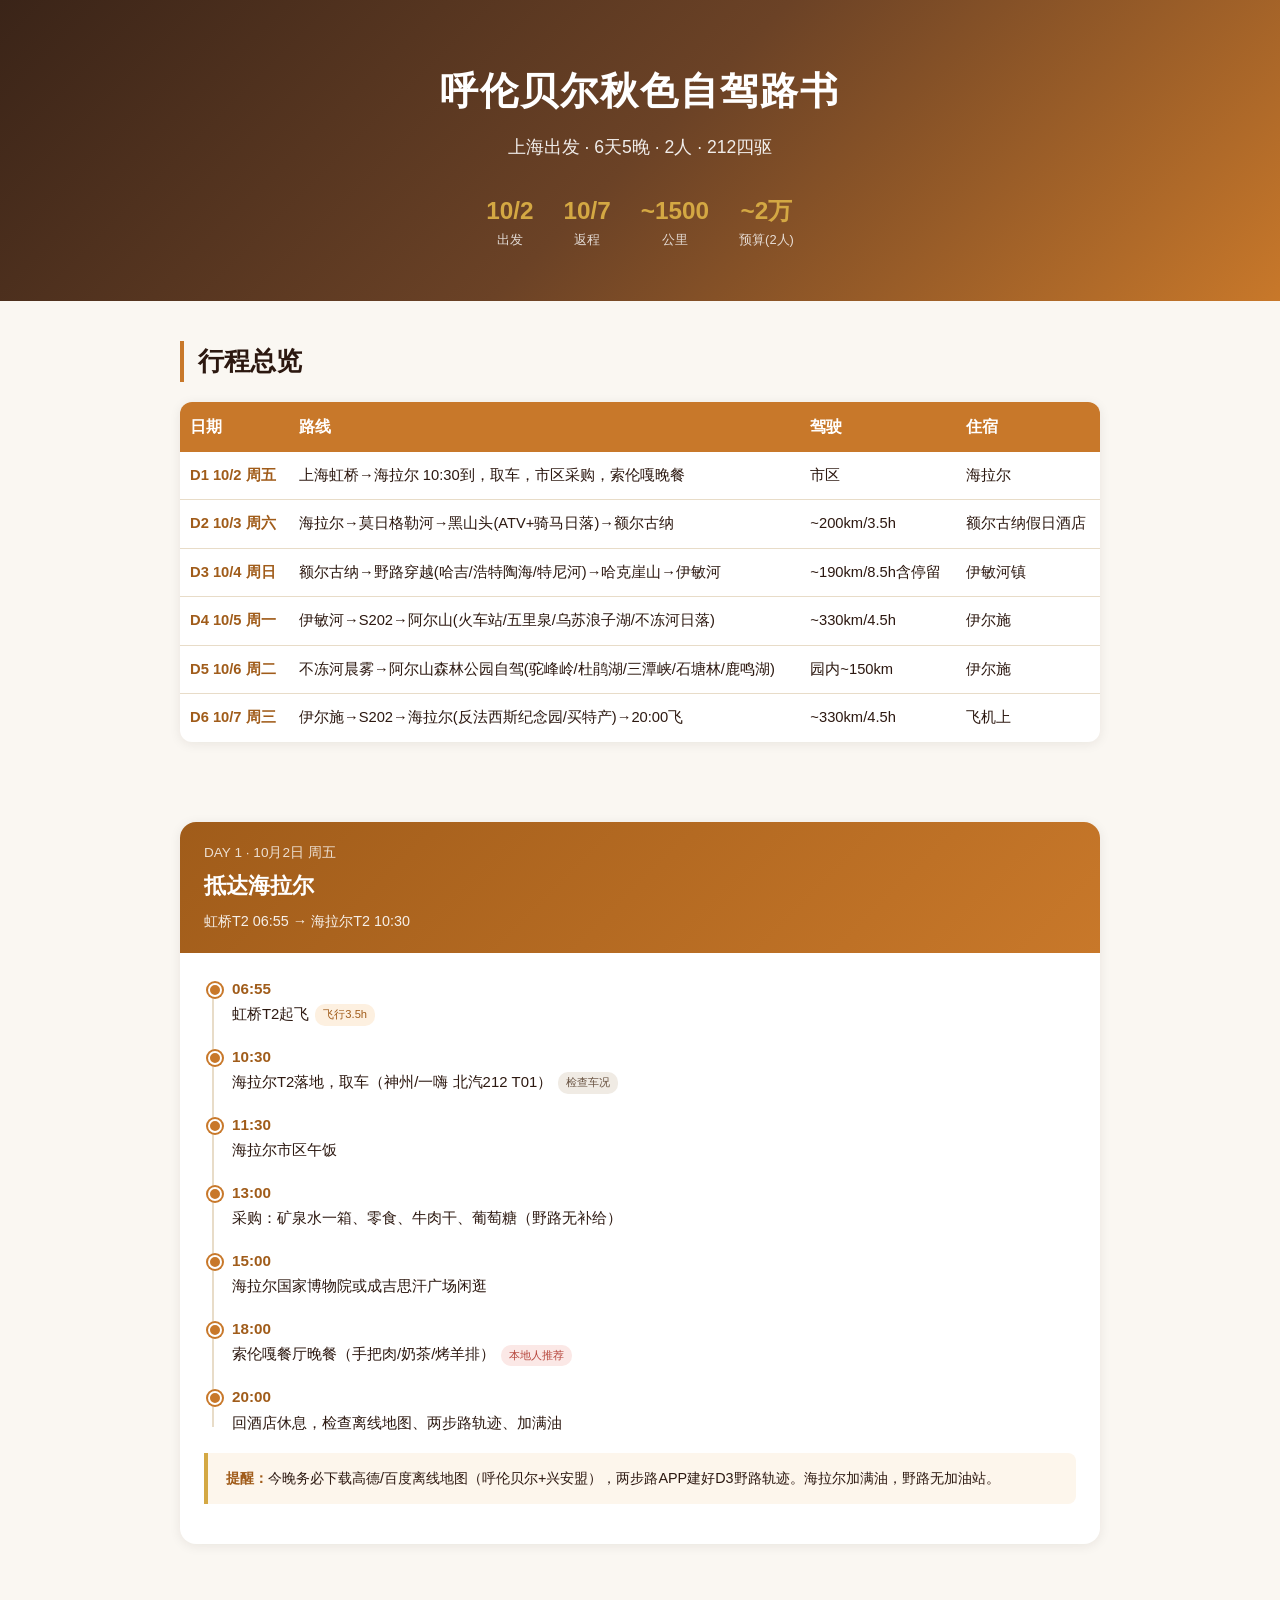
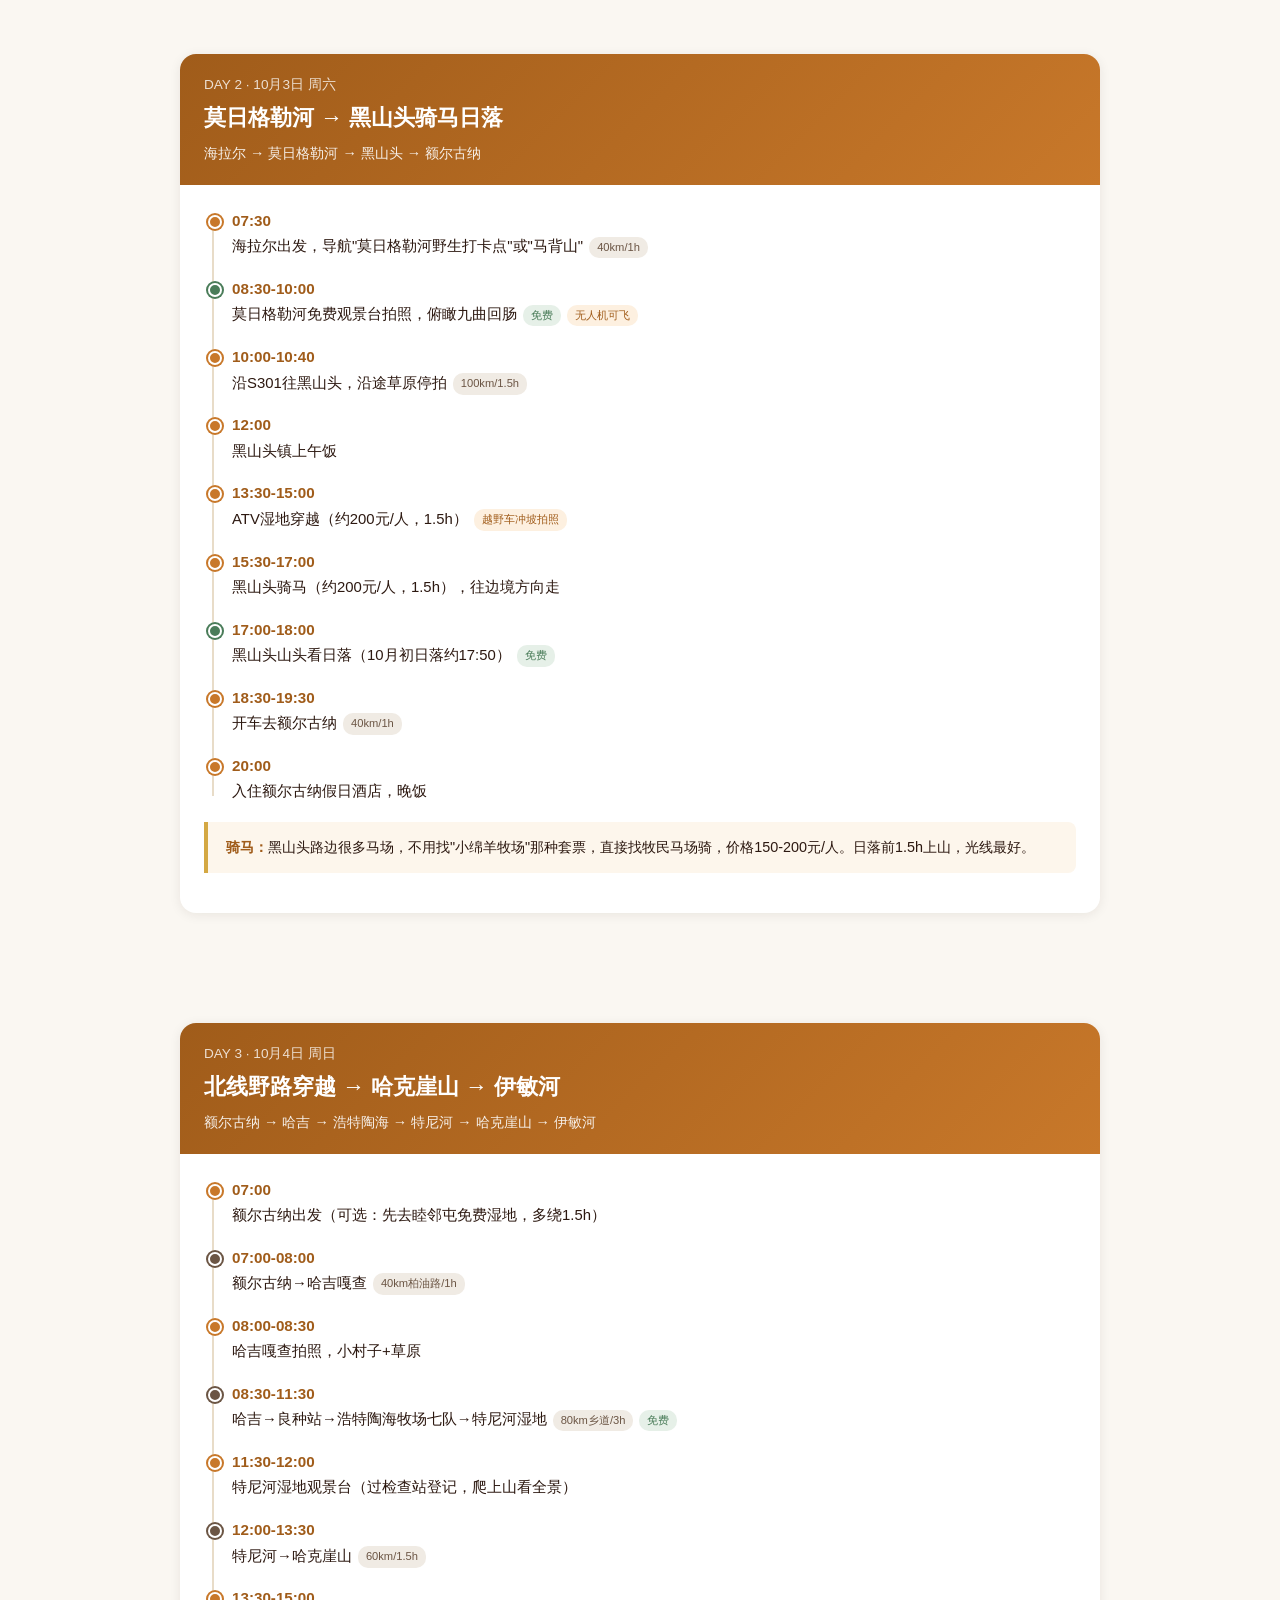
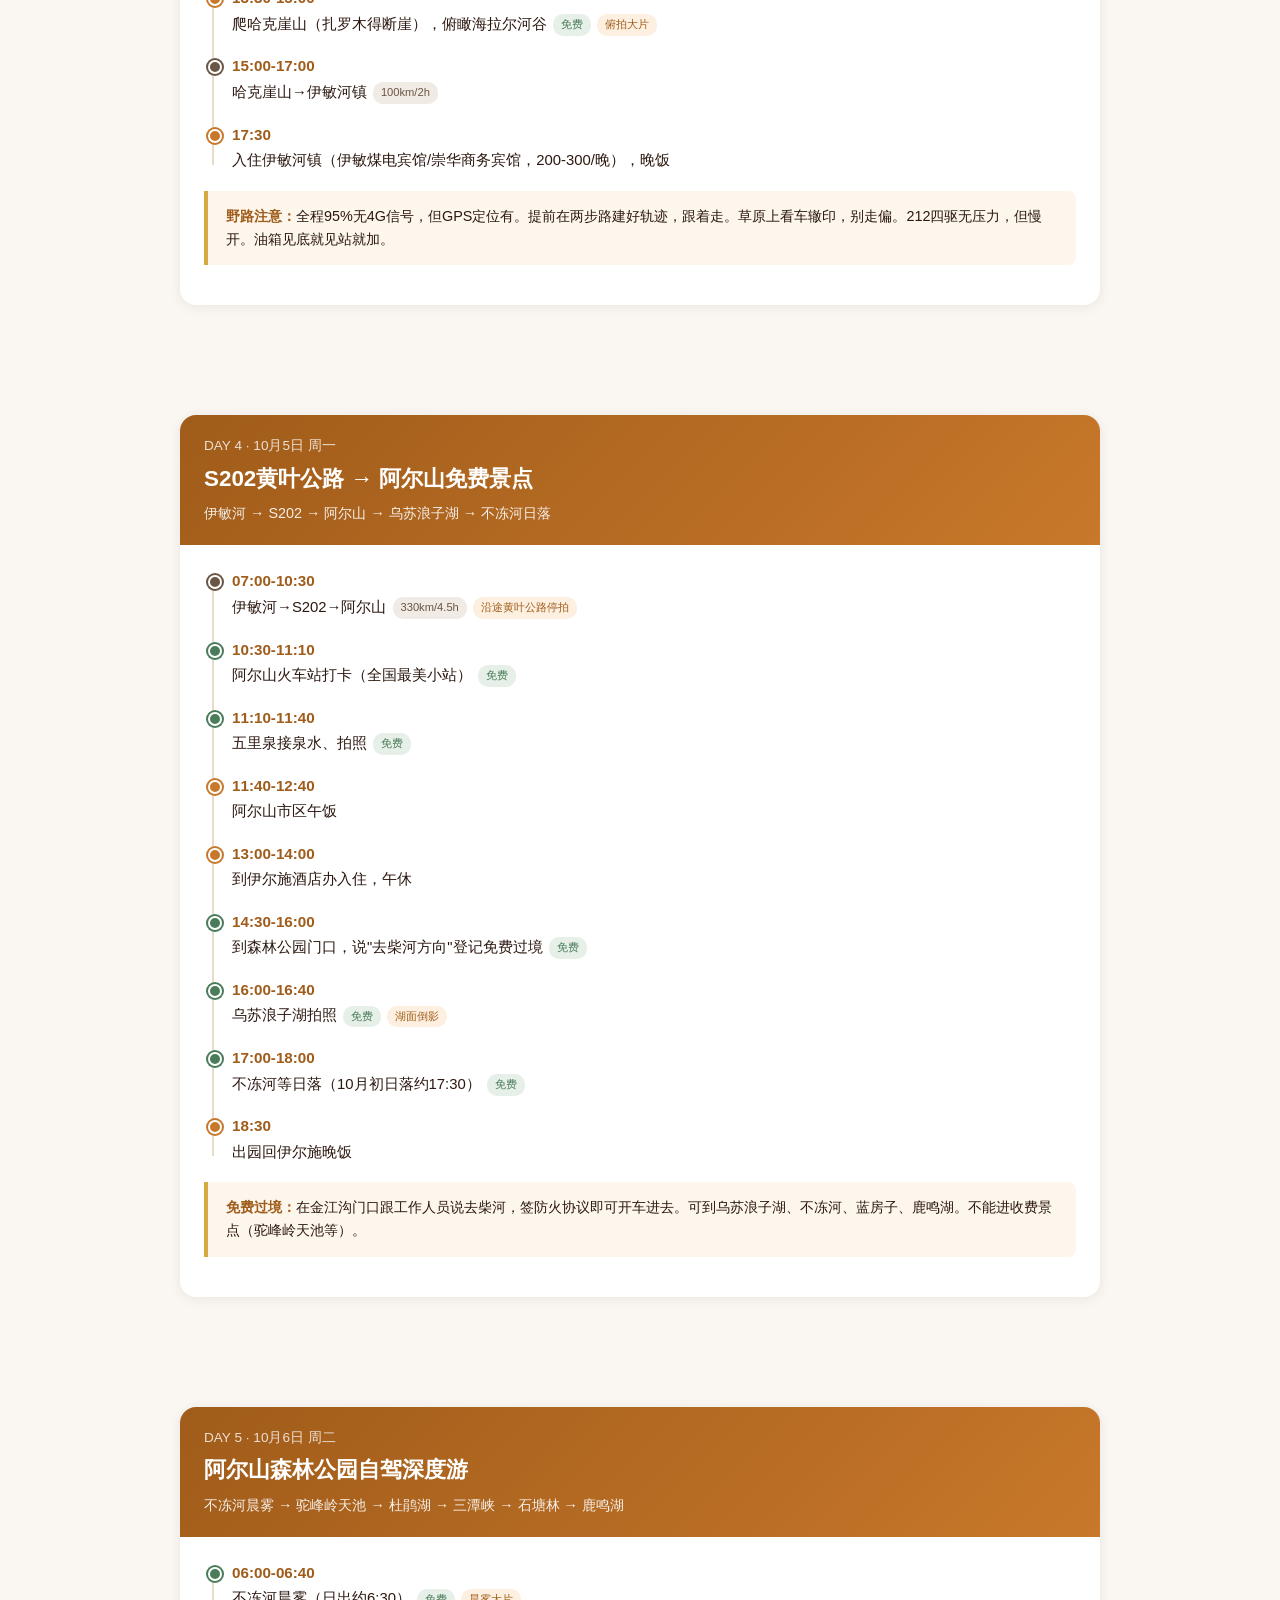
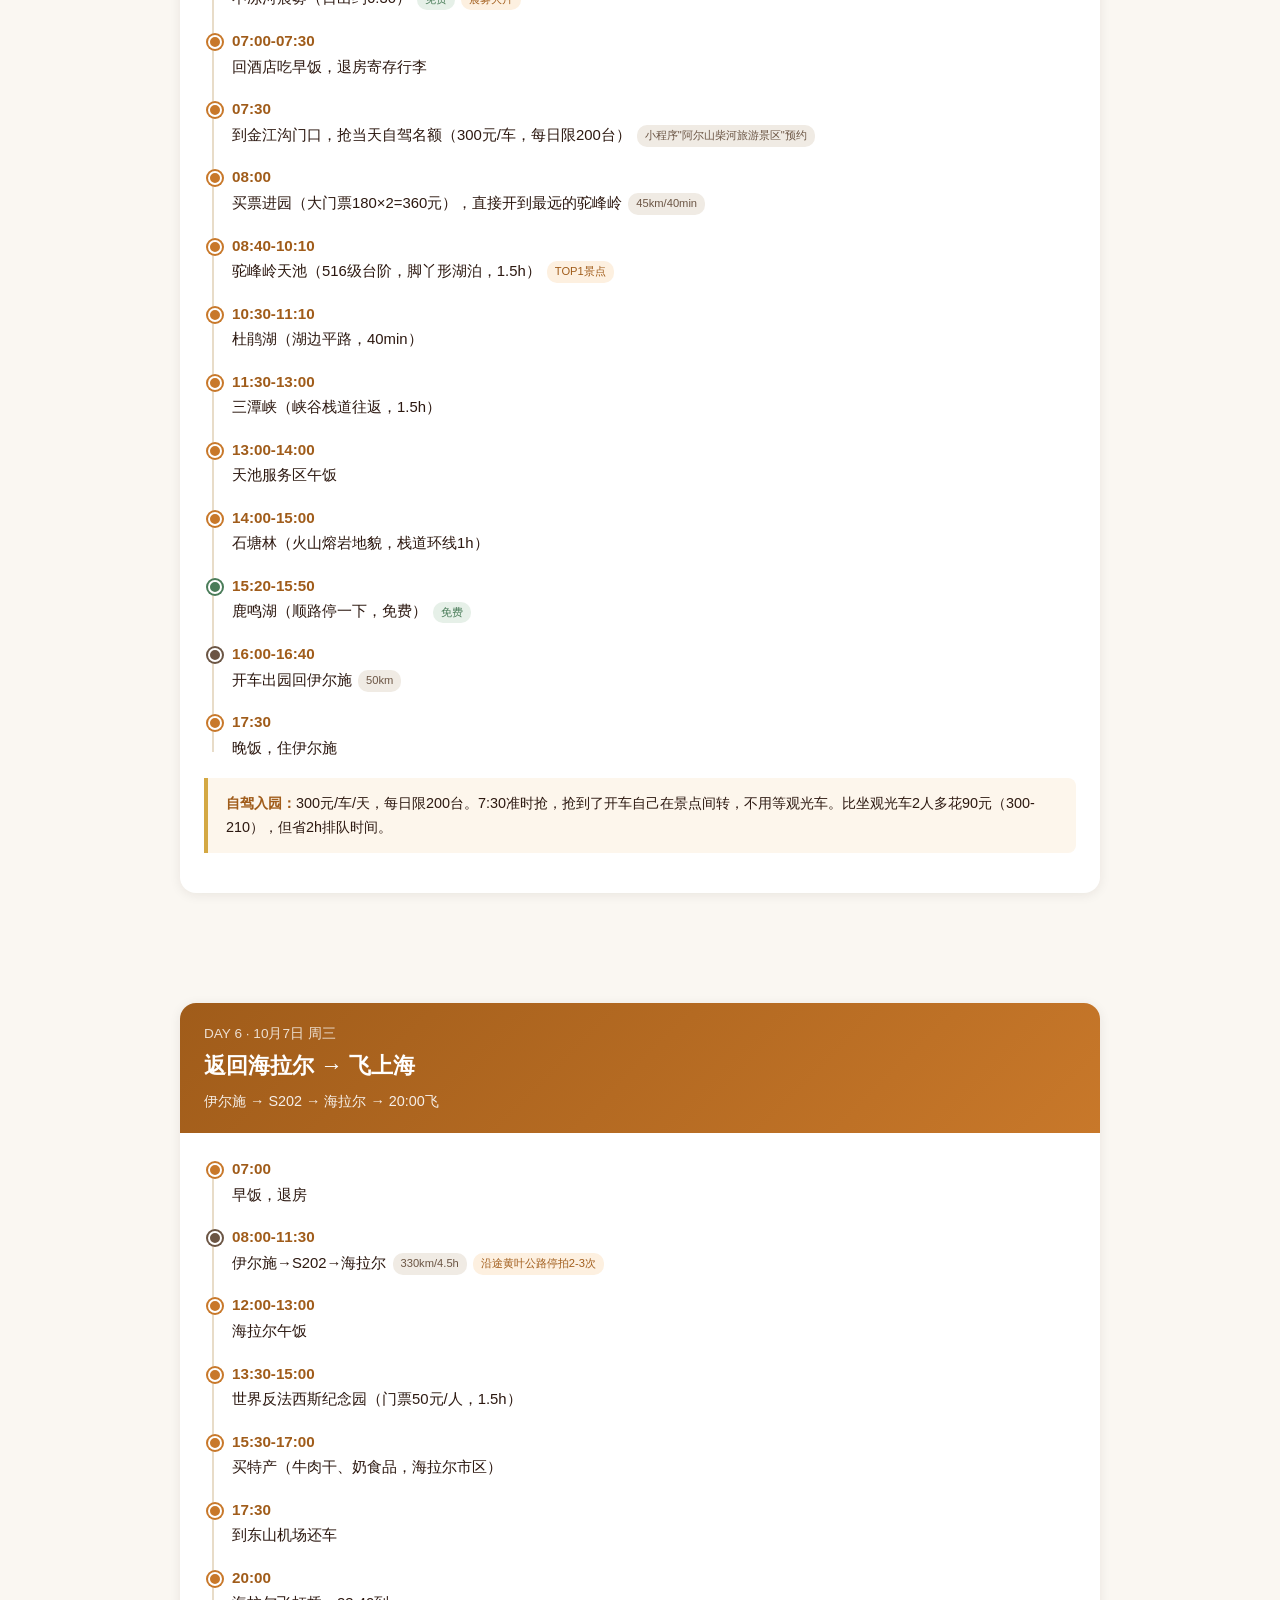
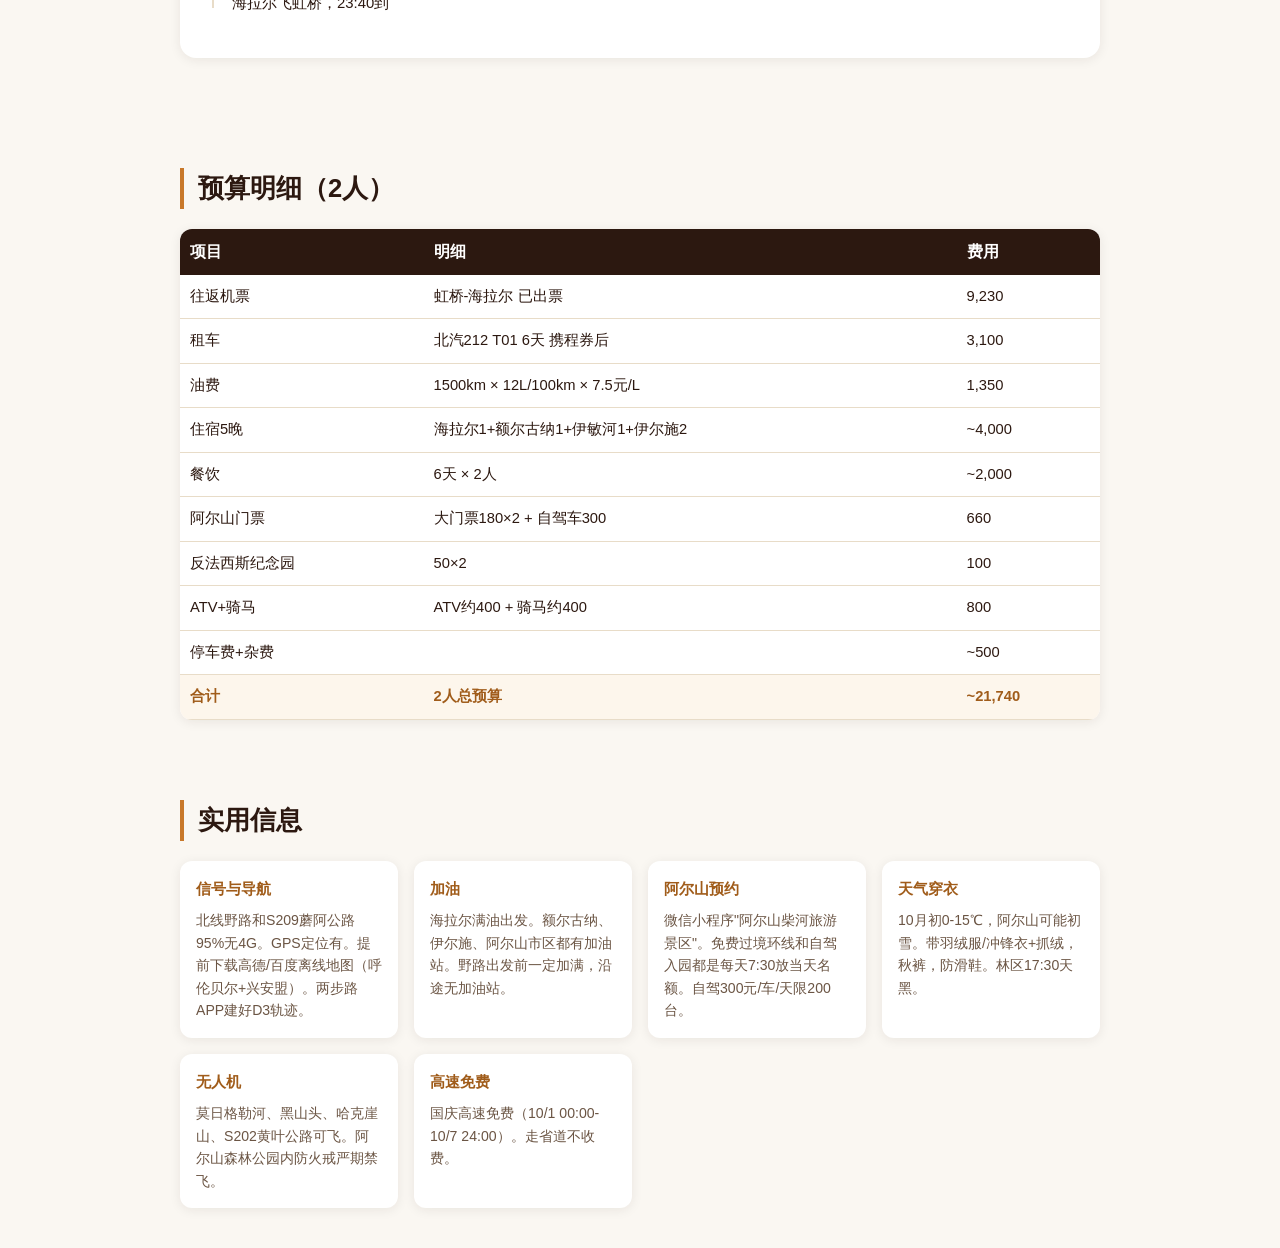
<file: 101trip/index.html>
<!DOCTYPE html>
<html lang="zh-CN">
<head>
<meta charset="UTF-8">
<meta name="viewport" content="width=device-width, initial-scale=1.0">
<title>国庆呼伦贝尔秋色自驾路书 | 10.2-10.7</title>
<style>
:root {
  --bg: #faf7f2;
  --card: #ffffff;
  --ink: #2c1810;
  --ink-light: #6b5544;
  --accent: #c8782a;
  --accent-dark: #a05c1a;
  --gold: #d4a843;
  --green: #4a7c59;
  --red: #b5443a;
  --line: #e8dcc8;
  --shadow: 0 2px 12px rgba(44,24,16,0.08);
}
* { margin:0; padding:0; box-sizing:border-box; }
body {
  font-family: -apple-system, "PingFang SC", "Noto Sans SC", "Microsoft YaHei", sans-serif;
  background: var(--bg);
  color: var(--ink);
  line-height: 1.6;
}
.container { max-width: 960px; margin: 0 auto; padding: 0 20px; }

/* HERO */
.hero {
  background: linear-gradient(135deg, #3a2418 0%, #6b4226 50%, #c8782a 100%);
  color: #fff;
  padding: 60px 0 50px;
  text-align: center;
}
.hero h1 { font-size: 2.4em; font-weight: 800; letter-spacing: 2px; margin-bottom: 12px; }
.hero .sub { font-size: 1.1em; opacity: 0.9; margin-bottom: 30px; }
.hero .meta {
  display: flex; justify-content: center; gap: 30px; flex-wrap: wrap;
  font-size: 0.95em;
}
.hero .meta div { text-align: center; }
.hero .meta .num { font-size: 1.6em; font-weight: 700; color: var(--gold); }
.hero .meta .label { font-size: 0.85em; opacity: 0.8; }

/* SECTION */
section { padding: 40px 0; }
section h2 {
  font-size: 1.6em; font-weight: 700; margin-bottom: 20px;
  padding-left: 14px; border-left: 4px solid var(--accent);
}

/* OVERVIEW TABLE */
.overview { width: 100%; border-collapse: collapse; background: var(--card); border-radius: 12px; overflow: hidden; box-shadow: var(--shadow); }
.overview th { background: var(--accent); color: #fff; padding: 12px 10px; text-align: left; font-weight: 600; }
.overview td { padding: 12px 10px; border-bottom: 1px solid var(--line); font-size: 0.92em; }
.overview tr:last-child td { border-bottom: none; }
.overview .day { font-weight: 700; color: var(--accent-dark); white-space: nowrap; }

/* DAY CARD */
.day-card {
  background: var(--card); border-radius: 16px; box-shadow: var(--shadow);
  margin-bottom: 30px; overflow: hidden;
}
.day-header {
  background: linear-gradient(135deg, var(--accent-dark), var(--accent));
  color: #fff; padding: 20px 24px;
}
.day-header .day-num { font-size: 0.85em; opacity: 0.8; }
.day-header .day-title { font-size: 1.4em; font-weight: 700; margin-top: 4px; }
.day-header .day-route { font-size: 0.9em; opacity: 0.9; margin-top: 6px; }
.day-body { padding: 24px; }

/* TIMELINE */
.timeline { position: relative; padding-left: 28px; }
.timeline::before {
  content: ''; position: absolute; left: 8px; top: 8px; bottom: 8px;
  width: 2px; background: var(--line);
}
.tl-item { position: relative; margin-bottom: 18px; }
.tl-item::before {
  content: ''; position: absolute; left: -24px; top: 6px;
  width: 10px; height: 10px; border-radius: 50%;
  background: var(--accent); border: 2px solid #fff;
  box-shadow: 0 0 0 2px var(--accent);
}
.tl-item.free::before { background: var(--green); box-shadow: 0 0 0 2px var(--green); }
.tl-item.drive::before { background: var(--ink-light); box-shadow: 0 0 0 2px var(--ink-light); }
.tl-time { font-weight: 700; color: var(--accent-dark); font-size: 0.95em; }
.tl-content { font-size: 0.93em; margin-top: 2px; }
.tl-tag {
  display: inline-block; font-size: 0.75em; padding: 2px 8px;
  border-radius: 10px; margin-left: 6px; vertical-align: middle;
}
.tag-free { background: #e6f0e8; color: var(--green); }
.tag-drive { background: #f0ebe4; color: var(--ink-light); }
.tag-photo { background: #fdf0e0; color: var(--accent-dark); }
.tag-food { background: #fbe8e6; color: var(--red); }

/* INFO GRID */
.info-grid { display: grid; grid-template-columns: repeat(auto-fit, minmax(200px, 1fr)); gap: 16px; margin-top: 16px; }
.info-box {
  background: var(--card); border-radius: 12px; padding: 16px; box-shadow: var(--shadow);
}
.info-box h4 { font-size: 0.95em; color: var(--accent-dark); margin-bottom: 8px; }
.info-box p { font-size: 0.88em; color: var(--ink-light); }

/* BUDGET TABLE */
.budget { width: 100%; border-collapse: collapse; background: var(--card); border-radius: 12px; overflow: hidden; box-shadow: var(--shadow); }
.budget th { background: var(--ink); color: #fff; padding: 10px; text-align: left; }
.budget td { padding: 10px; border-bottom: 1px solid var(--line); font-size: 0.92em; }
.budget .total { font-weight: 700; color: var(--accent-dark); background: #fdf6ec; }

/* TIP BOX */
.tip {
  background: #fdf6ec; border-left: 4px solid var(--gold);
  padding: 14px 18px; border-radius: 0 8px 8px 0; margin: 16px 0;
  font-size: 0.9em;
}
.tip strong { color: var(--accent-dark); }

/* RESPONSIVE */
@media (max-width: 640px) {
  .hero h1 { font-size: 1.6em; }
  .hero .meta { gap: 16px; }
  .overview { font-size: 0.82em; }
  .overview th, .overview td { padding: 8px 6px; }
  .day-body { padding: 16px; }
  .timeline { padding-left: 22px; }
}
</style>
</head>
<body>

<!-- HERO -->
<div class="hero">
  <div class="container">
    <h1>呼伦贝尔秋色自驾路书</h1>
    <div class="sub">上海出发 · 6天5晚 · 2人 · 212四驱</div>
    <div class="meta">
      <div><div class="num">10/2</div><div class="label">出发</div></div>
      <div><div class="num">10/7</div><div class="label">返程</div></div>
      <div><div class="num">~1500</div><div class="label">公里</div></div>
      <div><div class="num">~2万</div><div class="label">预算(2人)</div></div>
    </div>
  </div>
</div>

<!-- OVERVIEW -->
<section>
<div class="container">
<h2>行程总览</h2>
<table class="overview">
  <tr><th>日期</th><th>路线</th><th>驾驶</th><th>住宿</th></tr>
  <tr><td class="day">D1 10/2 周五</td><td>上海虹桥→海拉尔 10:30到，取车，市区采购，索伦嘎晚餐</td><td>市区</td><td>海拉尔</td></tr>
  <tr><td class="day">D2 10/3 周六</td><td>海拉尔→莫日格勒河→黑山头(ATV+骑马日落)→额尔古纳</td><td>~200km/3.5h</td><td>额尔古纳假日酒店</td></tr>
  <tr><td class="day">D3 10/4 周日</td><td>额尔古纳→野路穿越(哈吉/浩特陶海/特尼河)→哈克崖山→伊敏河</td><td>~190km/8.5h含停留</td><td>伊敏河镇</td></tr>
  <tr><td class="day">D4 10/5 周一</td><td>伊敏河→S202→阿尔山(火车站/五里泉/乌苏浪子湖/不冻河日落)</td><td>~330km/4.5h</td><td>伊尔施</td></tr>
  <tr><td class="day">D5 10/6 周二</td><td>不冻河晨雾→阿尔山森林公园自驾(驼峰岭/杜鹃湖/三潭峡/石塘林/鹿鸣湖)</td><td>园内~150km</td><td>伊尔施</td></tr>
  <tr><td class="day">D6 10/7 周三</td><td>伊尔施→S202→海拉尔(反法西斯纪念园/买特产)→20:00飞</td><td>~330km/4.5h</td><td>飞机上</td></tr>
</table>
</div>
</section>

<!-- D1 -->
<section>
<div class="container">
<div class="day-card">
  <div class="day-header">
    <div class="day-num">DAY 1 · 10月2日 周五</div>
    <div class="day-title">抵达海拉尔</div>
    <div class="day-route">虹桥T2 06:55 → 海拉尔T2 10:30</div>
  </div>
  <div class="day-body">
    <div class="timeline">
      <div class="tl-item">
        <div class="tl-time">06:55</div>
        <div class="tl-content">虹桥T2起飞<span class="tl-tag tag-photo">飞行3.5h</span></div>
      </div>
      <div class="tl-item">
        <div class="tl-time">10:30</div>
        <div class="tl-content">海拉尔T2落地，取车（神州/一嗨 北汽212 T01）<span class="tl-tag tag-drive">检查车况</span></div>
      </div>
      <div class="tl-item">
        <div class="tl-time">11:30</div>
        <div class="tl-content">海拉尔市区午饭</div>
      </div>
      <div class="tl-item">
        <div class="tl-time">13:00</div>
        <div class="tl-content">采购：矿泉水一箱、零食、牛肉干、葡萄糖（野路无补给）</div>
      </div>
      <div class="tl-item">
        <div class="tl-time">15:00</div>
        <div class="tl-content">海拉尔国家博物院或成吉思汗广场闲逛</div>
      </div>
      <div class="tl-item">
        <div class="tl-time">18:00</div>
        <div class="tl-content">索伦嘎餐厅晚餐（手把肉/奶茶/烤羊排）<span class="tl-tag tag-food">本地人推荐</span></div>
      </div>
      <div class="tl-item">
        <div class="tl-time">20:00</div>
        <div class="tl-content">回酒店休息，检查离线地图、两步路轨迹、加满油</div>
      </div>
    </div>
    <div class="tip"><strong>提醒：</strong>今晚务必下载高德/百度离线地图（呼伦贝尔+兴安盟），两步路APP建好D3野路轨迹。海拉尔加满油，野路无加油站。</div>
  </div>
</div>
</div>
</section>

<!-- D2 -->
<section>
<div class="container">
<div class="day-card">
  <div class="day-header">
    <div class="day-num">DAY 2 · 10月3日 周六</div>
    <div class="day-title">莫日格勒河 → 黑山头骑马日落</div>
    <div class="day-route">海拉尔 → 莫日格勒河 → 黑山头 → 额尔古纳</div>
  </div>
  <div class="day-body">
    <div class="timeline">
      <div class="tl-item">
        <div class="tl-time">07:30</div>
        <div class="tl-content">海拉尔出发，导航"莫日格勒河野生打卡点"或"马背山"<span class="tl-tag tag-drive">40km/1h</span></div>
      </div>
      <div class="tl-item free">
        <div class="tl-time">08:30-10:00</div>
        <div class="tl-content">莫日格勒河免费观景台拍照，俯瞰九曲回肠<span class="tl-tag tag-free">免费</span><span class="tl-tag tag-photo">无人机可飞</span></div>
      </div>
      <div class="tl-item">
        <div class="tl-time">10:00-10:40</div>
        <div class="tl-content">沿S301往黑山头，沿途草原停拍<span class="tl-tag tag-drive">100km/1.5h</span></div>
      </div>
      <div class="tl-item">
        <div class="tl-time">12:00</div>
        <div class="tl-content">黑山头镇上午饭</div>
      </div>
      <div class="tl-item">
        <div class="tl-time">13:30-15:00</div>
        <div class="tl-content">ATV湿地穿越（约200元/人，1.5h）<span class="tl-tag tag-photo">越野车冲坡拍照</span></div>
      </div>
      <div class="tl-item">
        <div class="tl-time">15:30-17:00</div>
        <div class="tl-content">黑山头骑马（约200元/人，1.5h），往边境方向走</div>
      </div>
      <div class="tl-item free">
        <div class="tl-time">17:00-18:00</div>
        <div class="tl-content">黑山头山头看日落（10月初日落约17:50）<span class="tl-tag tag-free">免费</span></div>
      </div>
      <div class="tl-item">
        <div class="tl-time">18:30-19:30</div>
        <div class="tl-content">开车去额尔古纳<span class="tl-tag tag-drive">40km/1h</span></div>
      </div>
      <div class="tl-item">
        <div class="tl-time">20:00</div>
        <div class="tl-content">入住额尔古纳假日酒店，晚饭</div>
      </div>
    </div>
    <div class="tip"><strong>骑马：</strong>黑山头路边很多马场，不用找"小绵羊牧场"那种套票，直接找牧民马场骑，价格150-200元/人。日落前1.5h上山，光线最好。</div>
  </div>
</div>
</div>
</section>

<!-- D3 -->
<section>
<div class="container">
<div class="day-card">
  <div class="day-header">
    <div class="day-num">DAY 3 · 10月4日 周日</div>
    <div class="day-title">北线野路穿越 → 哈克崖山 → 伊敏河</div>
    <div class="day-route">额尔古纳 → 哈吉 → 浩特陶海 → 特尼河 → 哈克崖山 → 伊敏河</div>
  </div>
  <div class="day-body">
    <div class="timeline">
      <div class="tl-item">
        <div class="tl-time">07:00</div>
        <div class="tl-content">额尔古纳出发（可选：先去睦邻屯免费湿地，多绕1.5h）</div>
      </div>
      <div class="tl-item drive">
        <div class="tl-time">07:00-08:00</div>
        <div class="tl-content">额尔古纳→哈吉嘎查<span class="tl-tag tag-drive">40km柏油路/1h</span></div>
      </div>
      <div class="tl-item">
        <div class="tl-time">08:00-08:30</div>
        <div class="tl-content">哈吉嘎查拍照，小村子+草原</div>
      </div>
      <div class="tl-item drive">
        <div class="tl-time">08:30-11:30</div>
        <div class="tl-content">哈吉→良种站→浩特陶海牧场七队→特尼河湿地<span class="tl-tag tag-drive">80km乡道/3h</span><span class="tl-tag tag-free">免费</span></div>
      </div>
      <div class="tl-item">
        <div class="tl-time">11:30-12:00</div>
        <div class="tl-content">特尼河湿地观景台（过检查站登记，爬上山看全景）</div>
      </div>
      <div class="tl-item drive">
        <div class="tl-time">12:00-13:30</div>
        <div class="tl-content">特尼河→哈克崖山<span class="tl-tag tag-drive">60km/1.5h</span></div>
      </div>
      <div class="tl-item">
        <div class="tl-time">13:30-15:00</div>
        <div class="tl-content">爬哈克崖山（扎罗木得断崖），俯瞰海拉尔河谷<span class="tl-tag tag-free">免费</span><span class="tl-tag tag-photo">俯拍大片</span></div>
      </div>
      <div class="tl-item drive">
        <div class="tl-time">15:00-17:00</div>
        <div class="tl-content">哈克崖山→伊敏河镇<span class="tl-tag tag-drive">100km/2h</span></div>
      </div>
      <div class="tl-item">
        <div class="tl-time">17:30</div>
        <div class="tl-content">入住伊敏河镇（伊敏煤电宾馆/崇华商务宾馆，200-300/晚），晚饭</div>
      </div>
    </div>
    <div class="tip"><strong>野路注意：</strong>全程95%无4G信号，但GPS定位有。提前在两步路建好轨迹，跟着走。草原上看车辙印，别走偏。212四驱无压力，但慢开。油箱见底就见站就加。</div>
  </div>
</div>
</div>
</section>

<!-- D4 -->
<section>
<div class="container">
<div class="day-card">
  <div class="day-header">
    <div class="day-num">DAY 4 · 10月5日 周一</div>
    <div class="day-title">S202黄叶公路 → 阿尔山免费景点</div>
    <div class="day-route">伊敏河 → S202 → 阿尔山 → 乌苏浪子湖 → 不冻河日落</div>
  </div>
  <div class="day-body">
    <div class="timeline">
      <div class="tl-item drive">
        <div class="tl-time">07:00-10:30</div>
        <div class="tl-content">伊敏河→S202→阿尔山<span class="tl-tag tag-drive">330km/4.5h</span><span class="tl-tag tag-photo">沿途黄叶公路停拍</span></div>
      </div>
      <div class="tl-item free">
        <div class="tl-time">10:30-11:10</div>
        <div class="tl-content">阿尔山火车站打卡（全国最美小站）<span class="tl-tag tag-free">免费</span></div>
      </div>
      <div class="tl-item free">
        <div class="tl-time">11:10-11:40</div>
        <div class="tl-content">五里泉接泉水、拍照<span class="tl-tag tag-free">免费</span></div>
      </div>
      <div class="tl-item">
        <div class="tl-time">11:40-12:40</div>
        <div class="tl-content">阿尔山市区午饭</div>
      </div>
      <div class="tl-item">
        <div class="tl-time">13:00-14:00</div>
        <div class="tl-content">到伊尔施酒店办入住，午休</div>
      </div>
      <div class="tl-item free">
        <div class="tl-time">14:30-16:00</div>
        <div class="tl-content">到森林公园门口，说"去柴河方向"登记免费过境<span class="tl-tag tag-free">免费</span></div>
      </div>
      <div class="tl-item free">
        <div class="tl-time">16:00-16:40</div>
        <div class="tl-content">乌苏浪子湖拍照<span class="tl-tag tag-free">免费</span><span class="tl-tag tag-photo">湖面倒影</span></div>
      </div>
      <div class="tl-item free">
        <div class="tl-time">17:00-18:00</div>
        <div class="tl-content">不冻河等日落（10月初日落约17:30）<span class="tl-tag tag-free">免费</span></div>
      </div>
      <div class="tl-item">
        <div class="tl-time">18:30</div>
        <div class="tl-content">出园回伊尔施晚饭</div>
      </div>
    </div>
    <div class="tip"><strong>免费过境：</strong>在金江沟门口跟工作人员说去柴河，签防火协议即可开车进去。可到乌苏浪子湖、不冻河、蓝房子、鹿鸣湖。不能进收费景点（驼峰岭天池等）。</div>
  </div>
</div>
</div>
</section>

<!-- D5 -->
<section>
<div class="container">
<div class="day-card">
  <div class="day-header">
    <div class="day-num">DAY 5 · 10月6日 周二</div>
    <div class="day-title">阿尔山森林公园自驾深度游</div>
    <div class="day-route">不冻河晨雾 → 驼峰岭天池 → 杜鹃湖 → 三潭峡 → 石塘林 → 鹿鸣湖</div>
  </div>
  <div class="day-body">
    <div class="timeline">
      <div class="tl-item free">
        <div class="tl-time">06:00-06:40</div>
        <div class="tl-content">不冻河晨雾（日出约6:30）<span class="tl-tag tag-free">免费</span><span class="tl-tag tag-photo">晨雾大片</span></div>
      </div>
      <div class="tl-item">
        <div class="tl-time">07:00-07:30</div>
        <div class="tl-content">回酒店吃早饭，退房寄存行李</div>
      </div>
      <div class="tl-item">
        <div class="tl-time">07:30</div>
        <div class="tl-content">到金江沟门口，抢当天自驾名额（300元/车，每日限200台）<span class="tl-tag tag-drive">小程序"阿尔山柴河旅游景区"预约</span></div>
      </div>
      <div class="tl-item">
        <div class="tl-time">08:00</div>
        <div class="tl-content">买票进园（大门票180×2=360元），直接开到最远的驼峰岭<span class="tl-tag tag-drive">45km/40min</span></div>
      </div>
      <div class="tl-item">
        <div class="tl-time">08:40-10:10</div>
        <div class="tl-content">驼峰岭天池（516级台阶，脚丫形湖泊，1.5h）<span class="tl-tag tag-photo">TOP1景点</span></div>
      </div>
      <div class="tl-item">
        <div class="tl-time">10:30-11:10</div>
        <div class="tl-content">杜鹃湖（湖边平路，40min）</div>
      </div>
      <div class="tl-item">
        <div class="tl-time">11:30-13:00</div>
        <div class="tl-content">三潭峡（峡谷栈道往返，1.5h）</div>
      </div>
      <div class="tl-item">
        <div class="tl-time">13:00-14:00</div>
        <div class="tl-content">天池服务区午饭</div>
      </div>
      <div class="tl-item">
        <div class="tl-time">14:00-15:00</div>
        <div class="tl-content">石塘林（火山熔岩地貌，栈道环线1h）</div>
      </div>
      <div class="tl-item free">
        <div class="tl-time">15:20-15:50</div>
        <div class="tl-content">鹿鸣湖（顺路停一下，免费）<span class="tl-tag tag-free">免费</span></div>
      </div>
      <div class="tl-item drive">
        <div class="tl-time">16:00-16:40</div>
        <div class="tl-content">开车出园回伊尔施<span class="tl-tag tag-drive">50km</span></div>
      </div>
      <div class="tl-item">
        <div class="tl-time">17:30</div>
        <div class="tl-content">晚饭，住伊尔施</div>
      </div>
    </div>
    <div class="tip"><strong>自驾入园：</strong>300元/车/天，每日限200台。7:30准时抢，抢到了开车自己在景点间转，不用等观光车。比坐观光车2人多花90元（300-210），但省2h排队时间。</div>
  </div>
</div>
</div>
</section>

<!-- D6 -->
<section>
<div class="container">
<div class="day-card">
  <div class="day-header">
    <div class="day-num">DAY 6 · 10月7日 周三</div>
    <div class="day-title">返回海拉尔 → 飞上海</div>
    <div class="day-route">伊尔施 → S202 → 海拉尔 → 20:00飞</div>
  </div>
  <div class="day-body">
    <div class="timeline">
      <div class="tl-item">
        <div class="tl-time">07:00</div>
        <div class="tl-content">早饭，退房</div>
      </div>
      <div class="tl-item drive">
        <div class="tl-time">08:00-11:30</div>
        <div class="tl-content">伊尔施→S202→海拉尔<span class="tl-tag tag-drive">330km/4.5h</span><span class="tl-tag tag-photo">沿途黄叶公路停拍2-3次</span></div>
      </div>
      <div class="tl-item">
        <div class="tl-time">12:00-13:00</div>
        <div class="tl-content">海拉尔午饭</div>
      </div>
      <div class="tl-item">
        <div class="tl-time">13:30-15:00</div>
        <div class="tl-content">世界反法西斯纪念园（门票50元/人，1.5h）</div>
      </div>
      <div class="tl-item">
        <div class="tl-time">15:30-17:00</div>
        <div class="tl-content">买特产（牛肉干、奶食品，海拉尔市区）</div>
      </div>
      <div class="tl-item">
        <div class="tl-time">17:30</div>
        <div class="tl-content">到东山机场还车</div>
      </div>
      <div class="tl-item">
        <div class="tl-time">20:00</div>
        <div class="tl-content">海拉尔飞虹桥，23:40到</div>
      </div>
    </div>
  </div>
</div>
</div>
</section>

<!-- BUDGET -->
<section>
<div class="container">
<h2>预算明细（2人）</h2>
<table class="budget">
  <tr><th>项目</th><th>明细</th><th>费用</th></tr>
  <tr><td>往返机票</td><td>虹桥-海拉尔 已出票</td><td>9,230</td></tr>
  <tr><td>租车</td><td>北汽212 T01 6天 携程券后</td><td>3,100</td></tr>
  <tr><td>油费</td><td>1500km × 12L/100km × 7.5元/L</td><td>1,350</td></tr>
  <tr><td>住宿5晚</td><td>海拉尔1+额尔古纳1+伊敏河1+伊尔施2</td><td>~4,000</td></tr>
  <tr><td>餐饮</td><td>6天 × 2人</td><td>~2,000</td></tr>
  <tr><td>阿尔山门票</td><td>大门票180×2 + 自驾车300</td><td>660</td></tr>
  <tr><td>反法西斯纪念园</td><td>50×2</td><td>100</td></tr>
  <tr><td>ATV+骑马</td><td>ATV约400 + 骑马约400</td><td>800</td></tr>
  <tr><td>停车费+杂费</td><td></td><td>~500</td></tr>
  <tr class="total"><td>合计</td><td>2人总预算</td><td>~21,740</td></tr>
</table>
</div>
</section>

<!-- TIPS -->
<section>
<div class="container">
<h2>实用信息</h2>
<div class="info-grid">
  <div class="info-box">
    <h4>信号与导航</h4>
    <p>北线野路和S209蘑阿公路95%无4G。GPS定位有。提前下载高德/百度离线地图（呼伦贝尔+兴安盟）。两步路APP建好D3轨迹。</p>
  </div>
  <div class="info-box">
    <h4>加油</h4>
    <p>海拉尔满油出发。额尔古纳、伊尔施、阿尔山市区都有加油站。野路出发前一定加满，沿途无加油站。</p>
  </div>
  <div class="info-box">
    <h4>阿尔山预约</h4>
    <p>微信小程序"阿尔山柴河旅游景区"。免费过境环线和自驾入园都是每天7:30放当天名额。自驾300元/车/天限200台。</p>
  </div>
  <div class="info-box">
    <h4>天气穿衣</h4>
    <p>10月初0-15℃，阿尔山可能初雪。带羽绒服/冲锋衣+抓绒，秋裤，防滑鞋。林区17:30天黑。</p>
  </div>
  <div class="info-box">
    <h4>无人机</h4>
    <p>莫日格勒河、黑山头、哈克崖山、S202黄叶公路可飞。阿尔山森林公园内防火戒严期禁飞。</p>
  </div>
  <div class="info-box">
    <h4>高速免费</h4>
    <p>国庆高速免费（10/1 00:00-10/7 24:00）。走省道不收费。</p>
  </div>
</div>
</div>
</section>

</body>
</html>
</file>
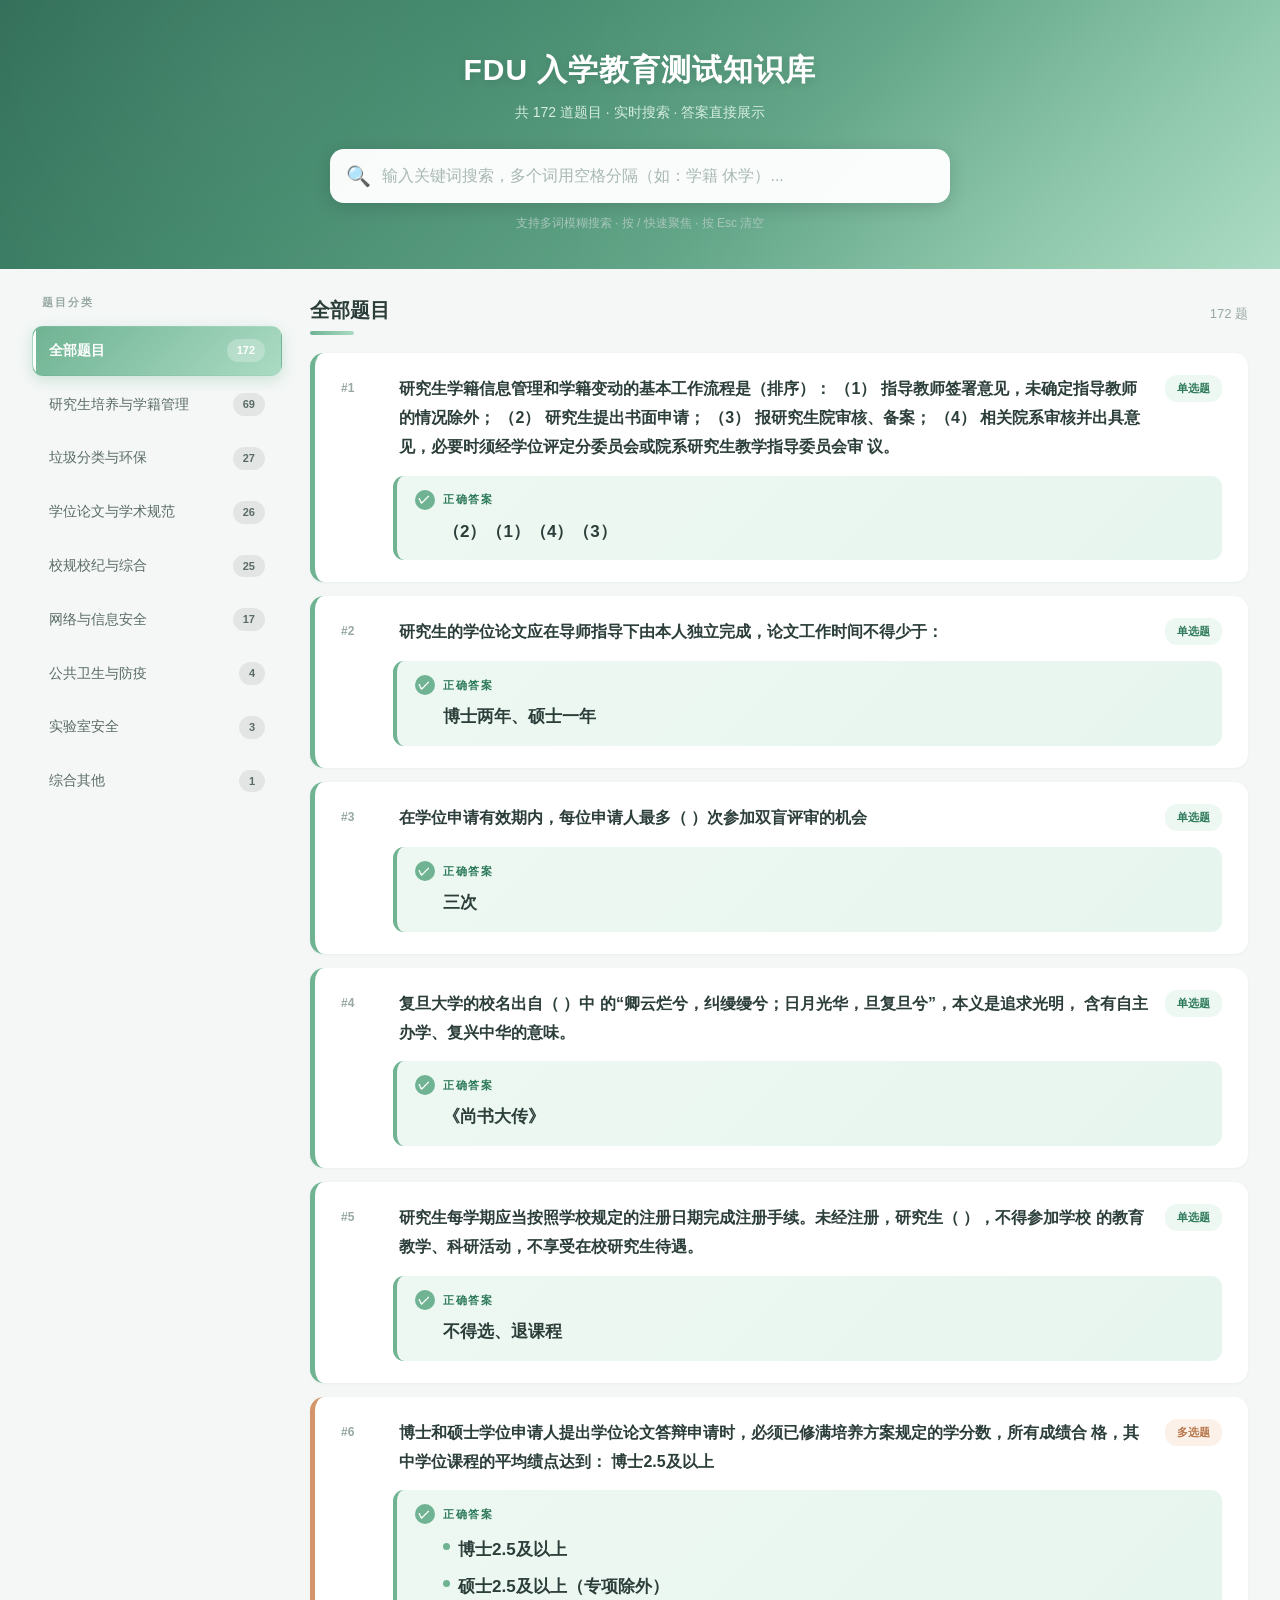
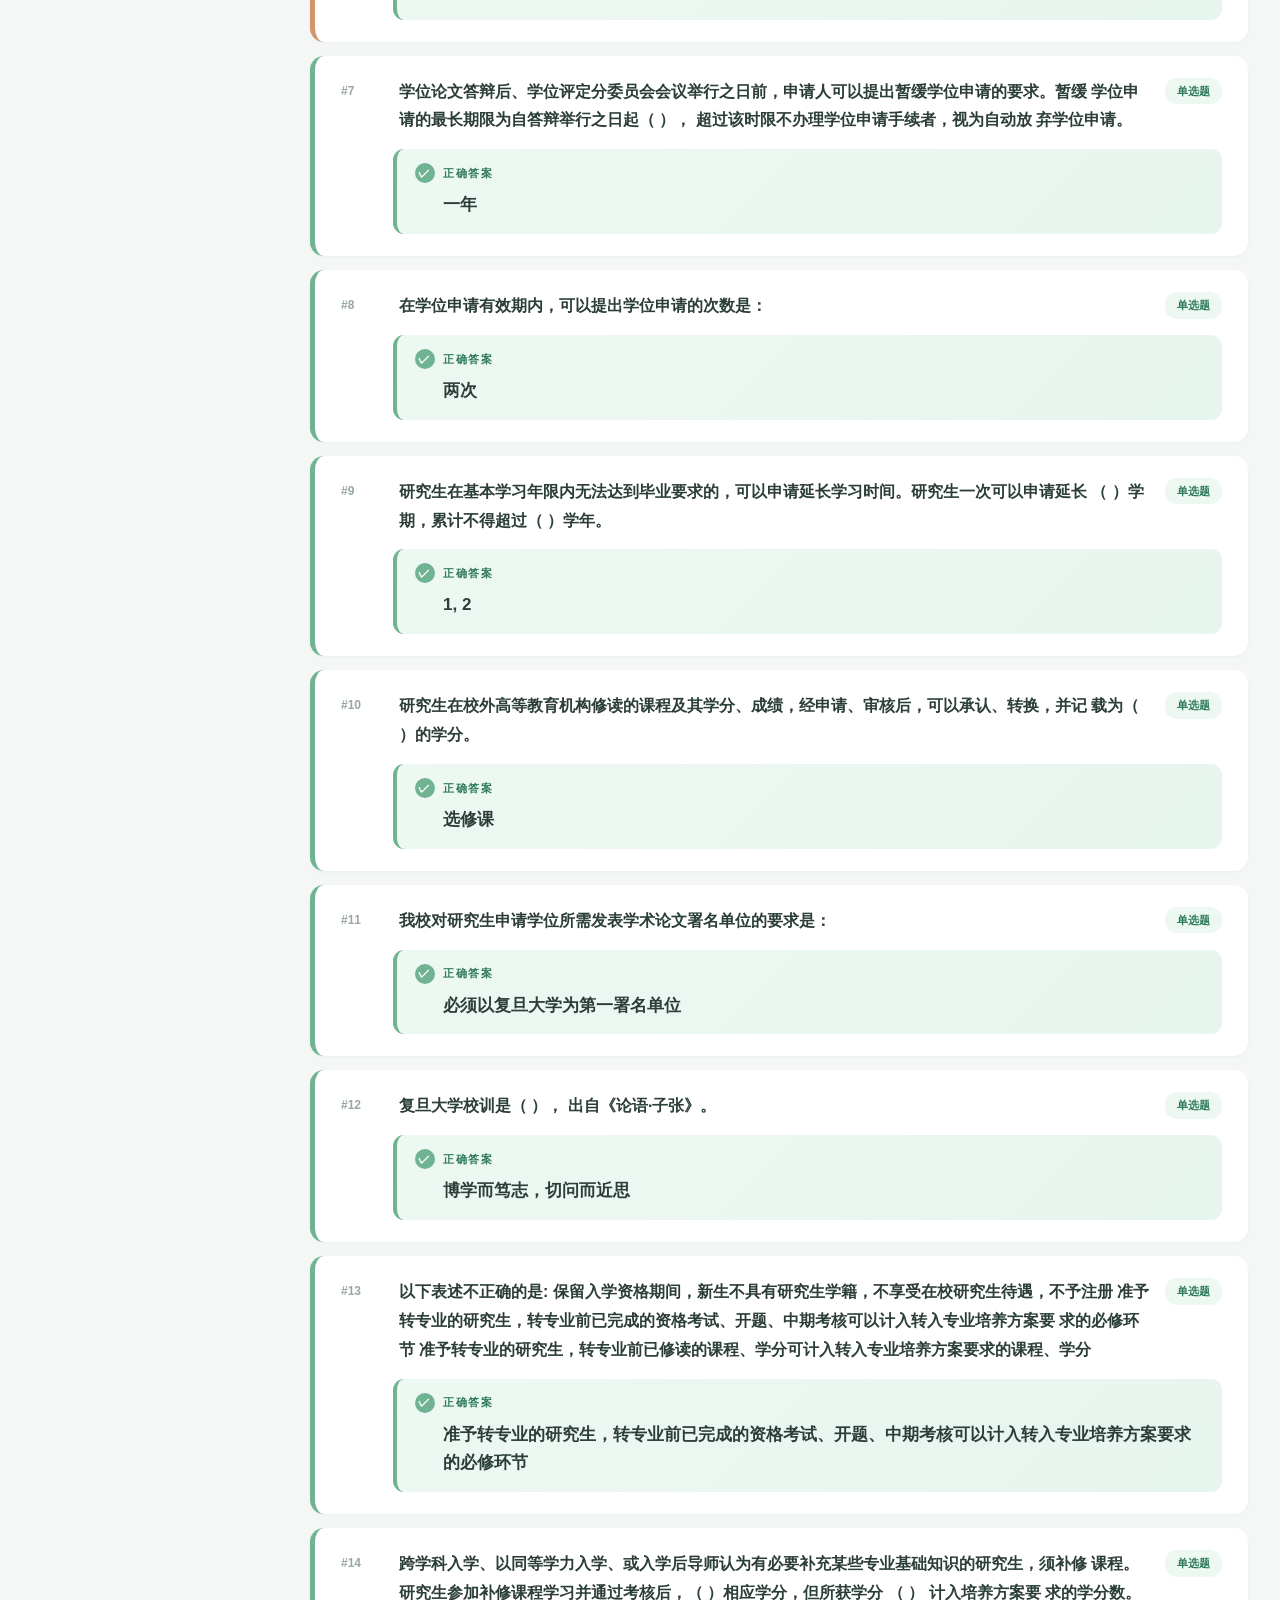
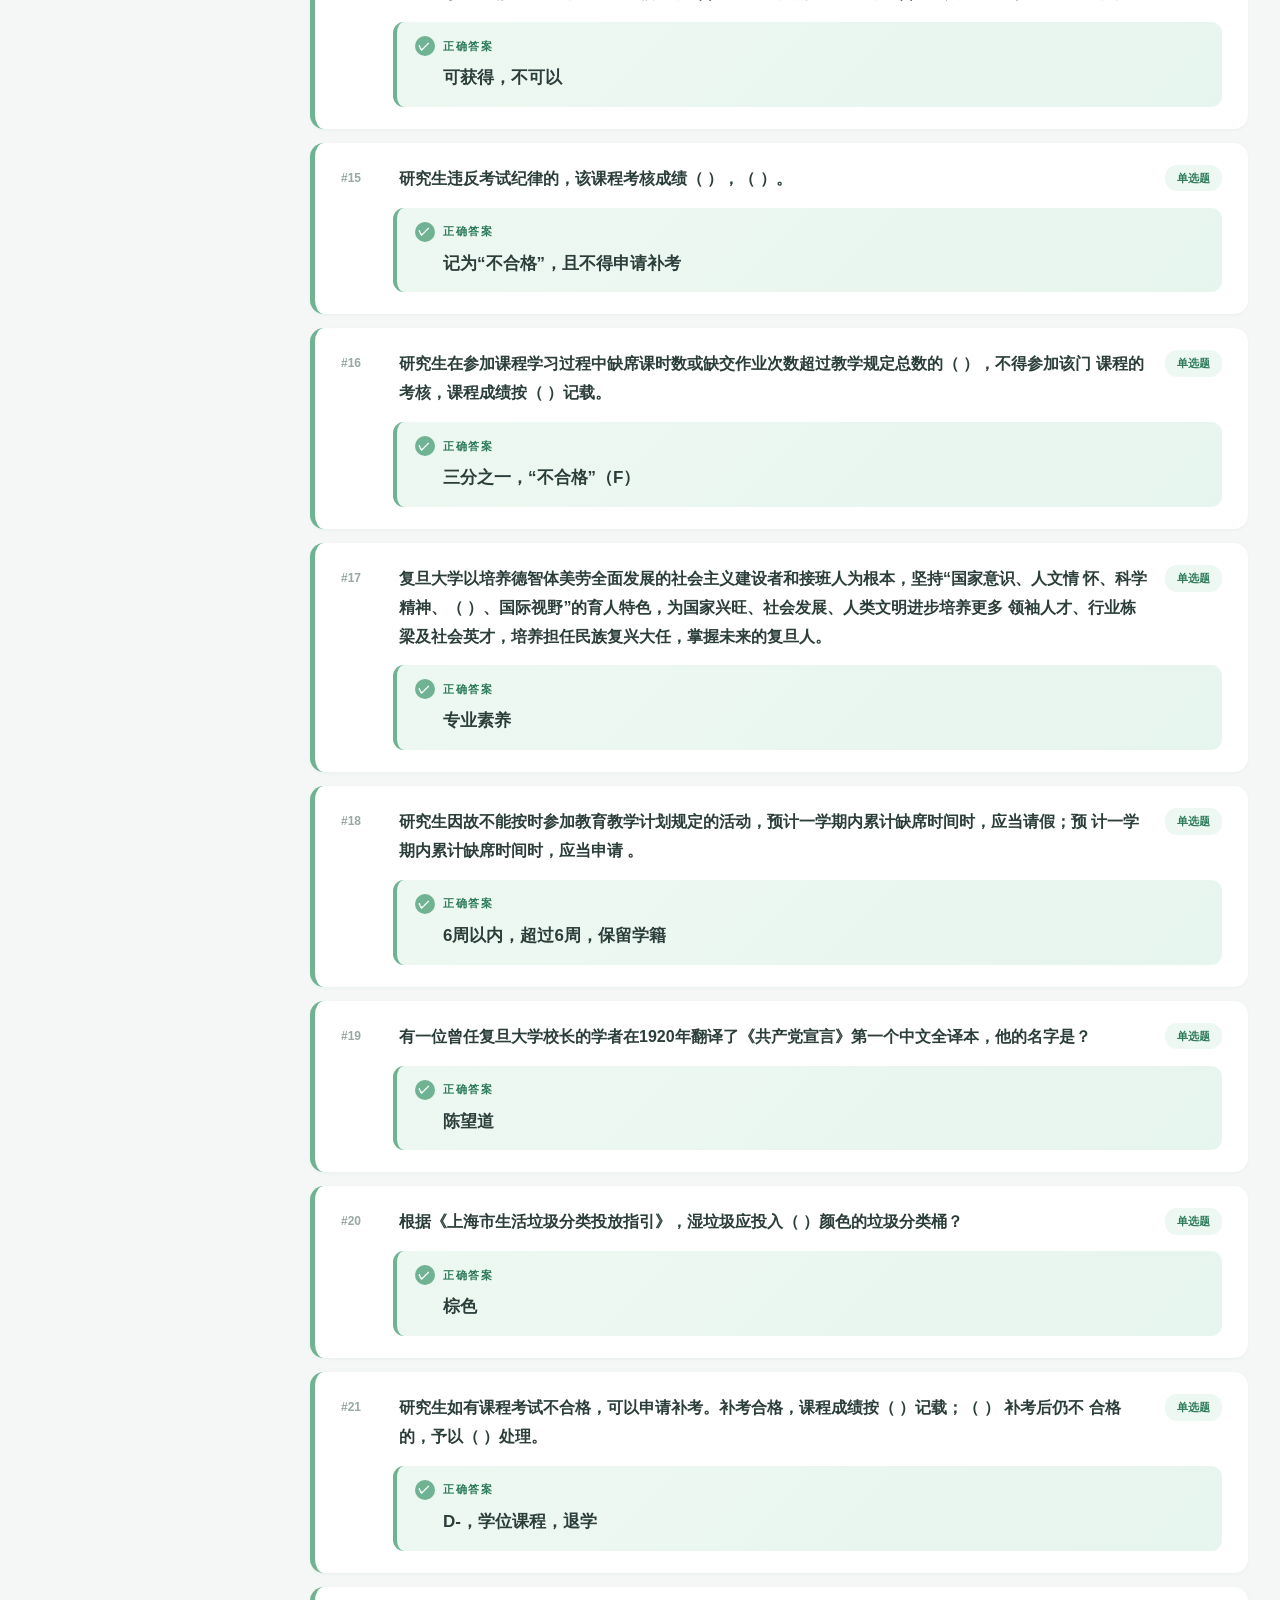
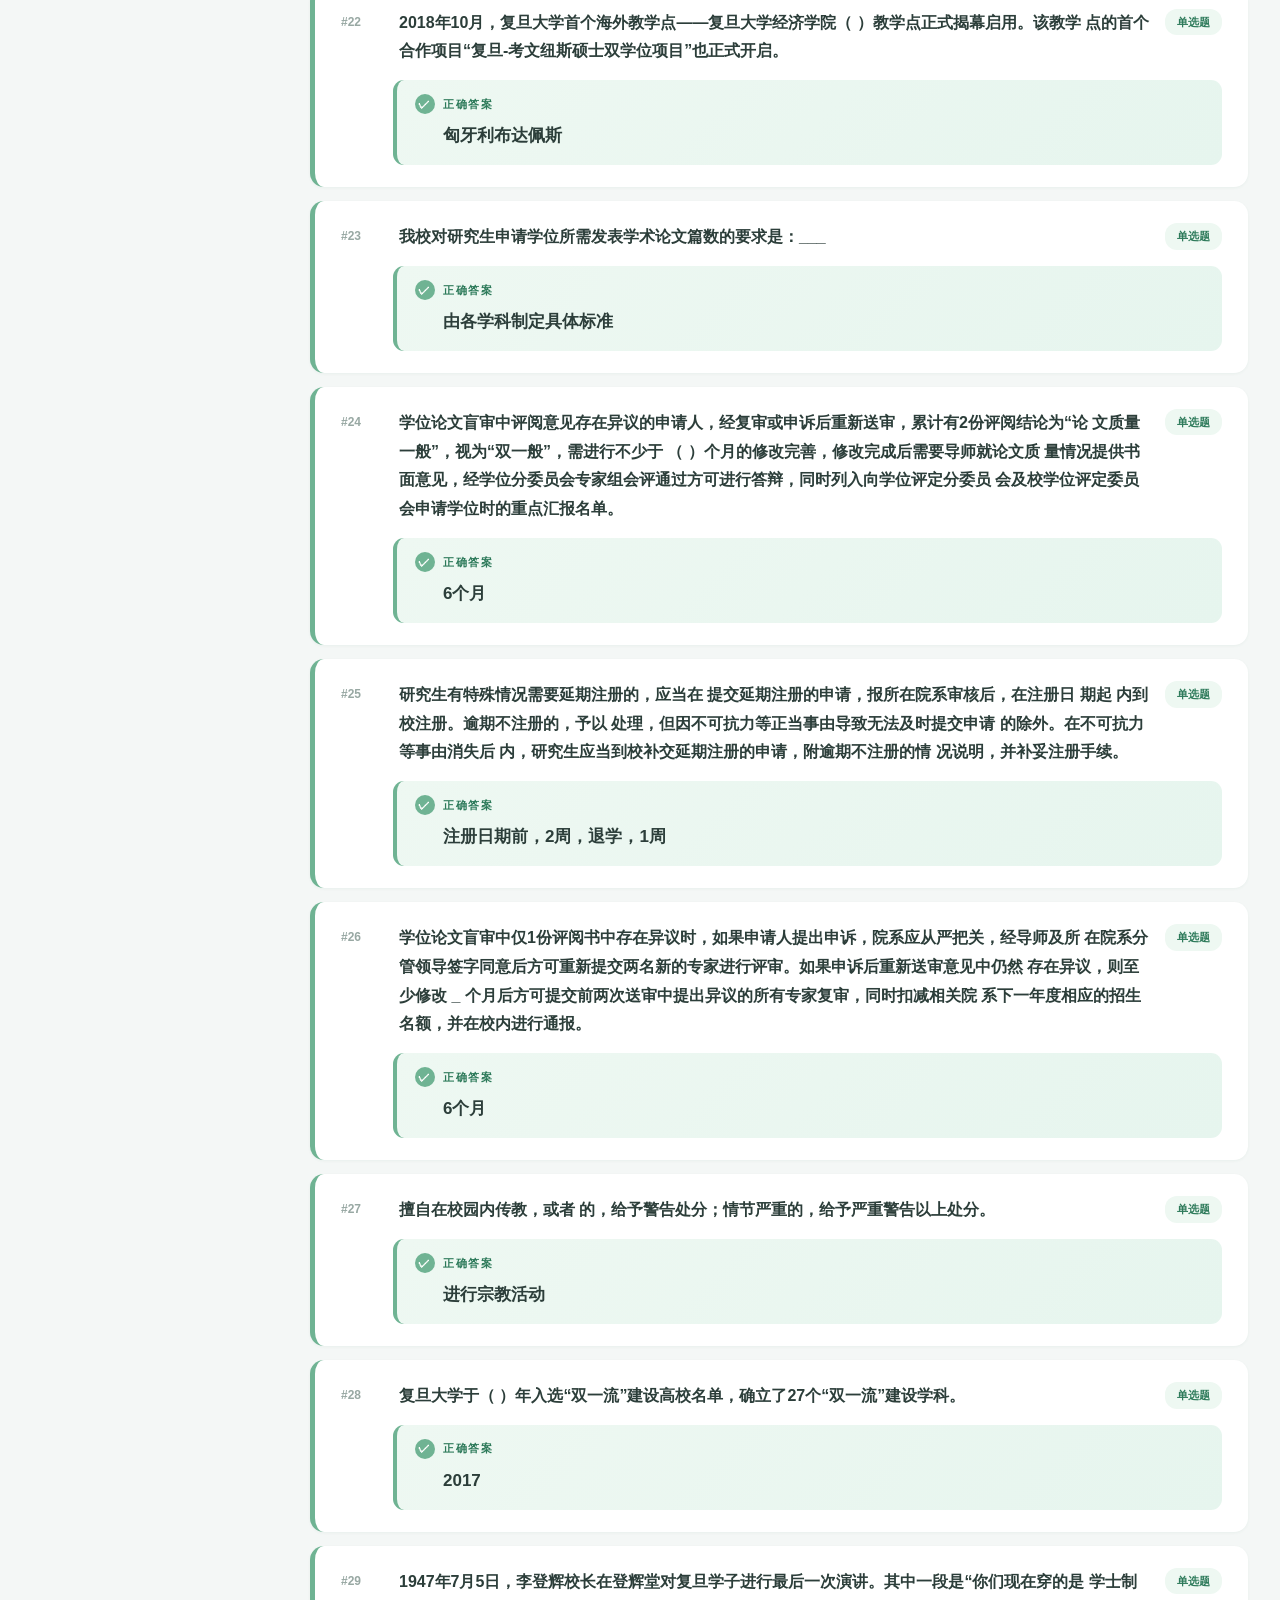
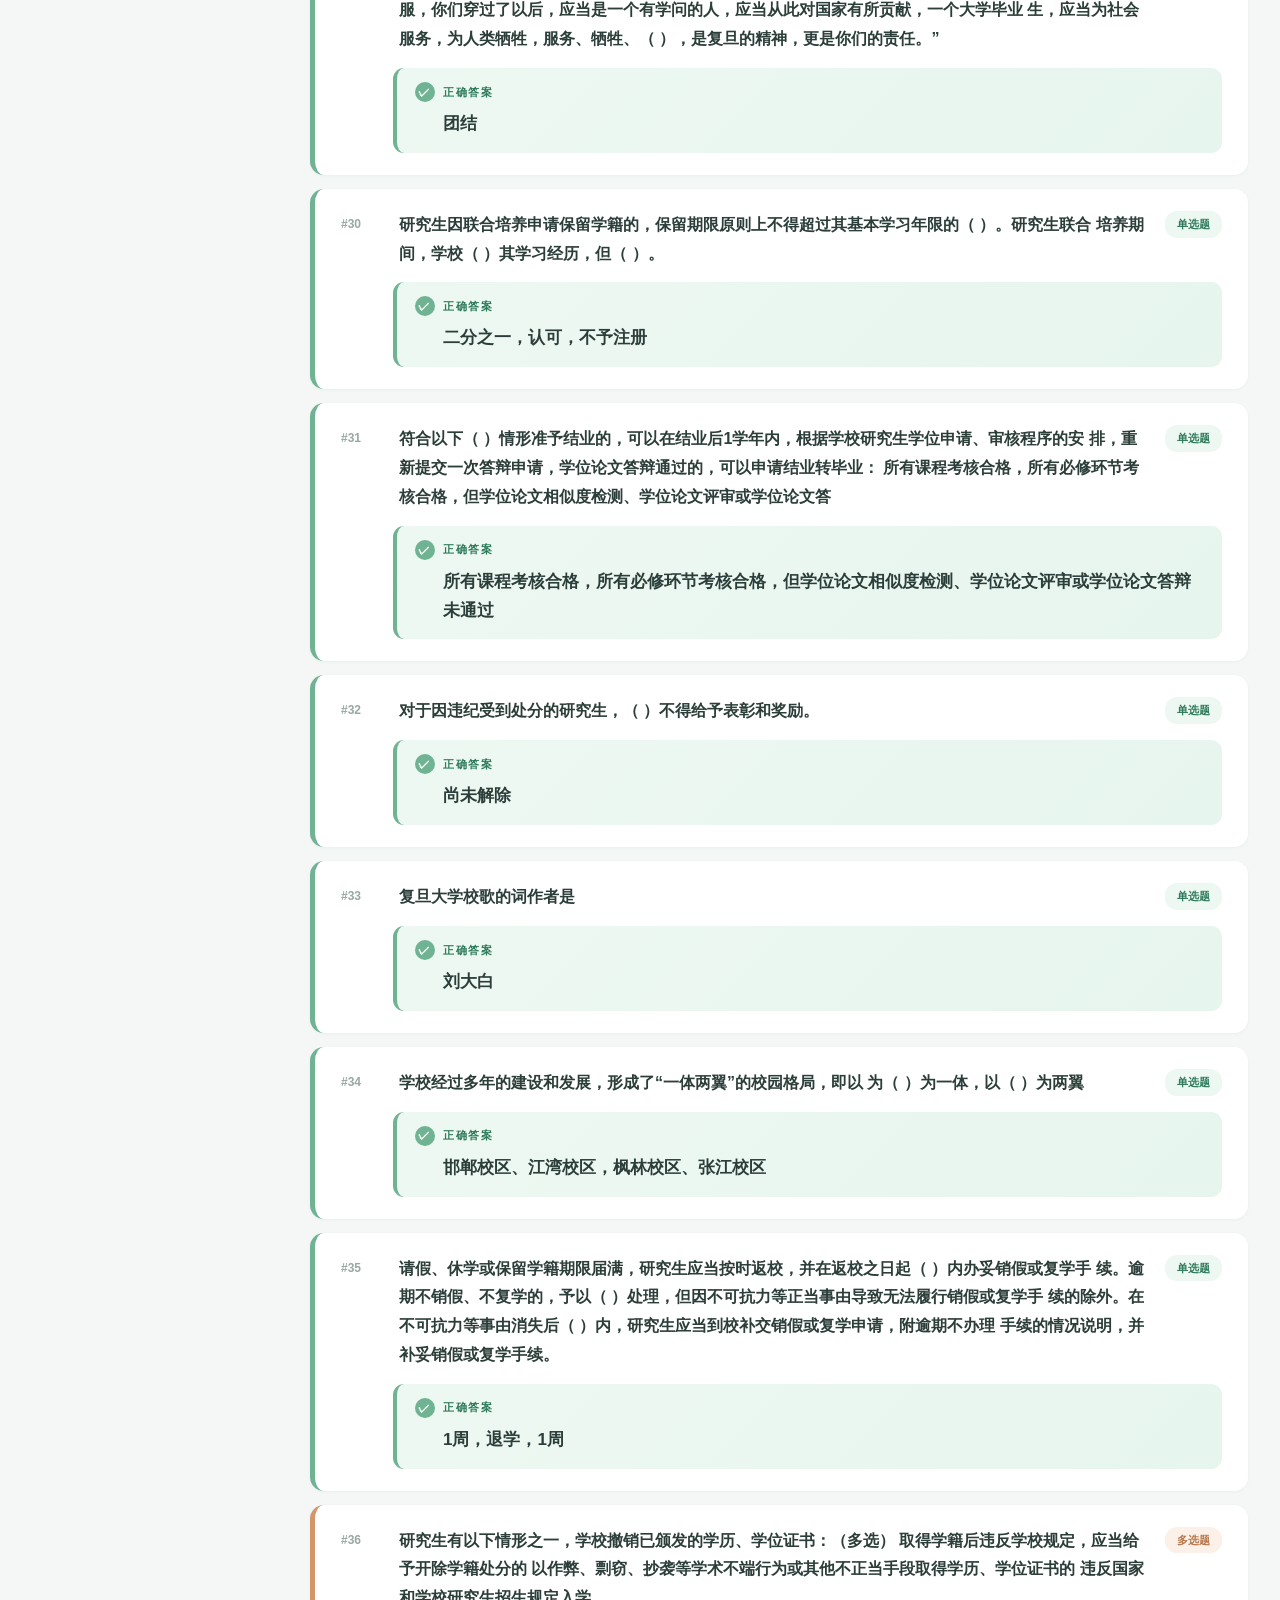
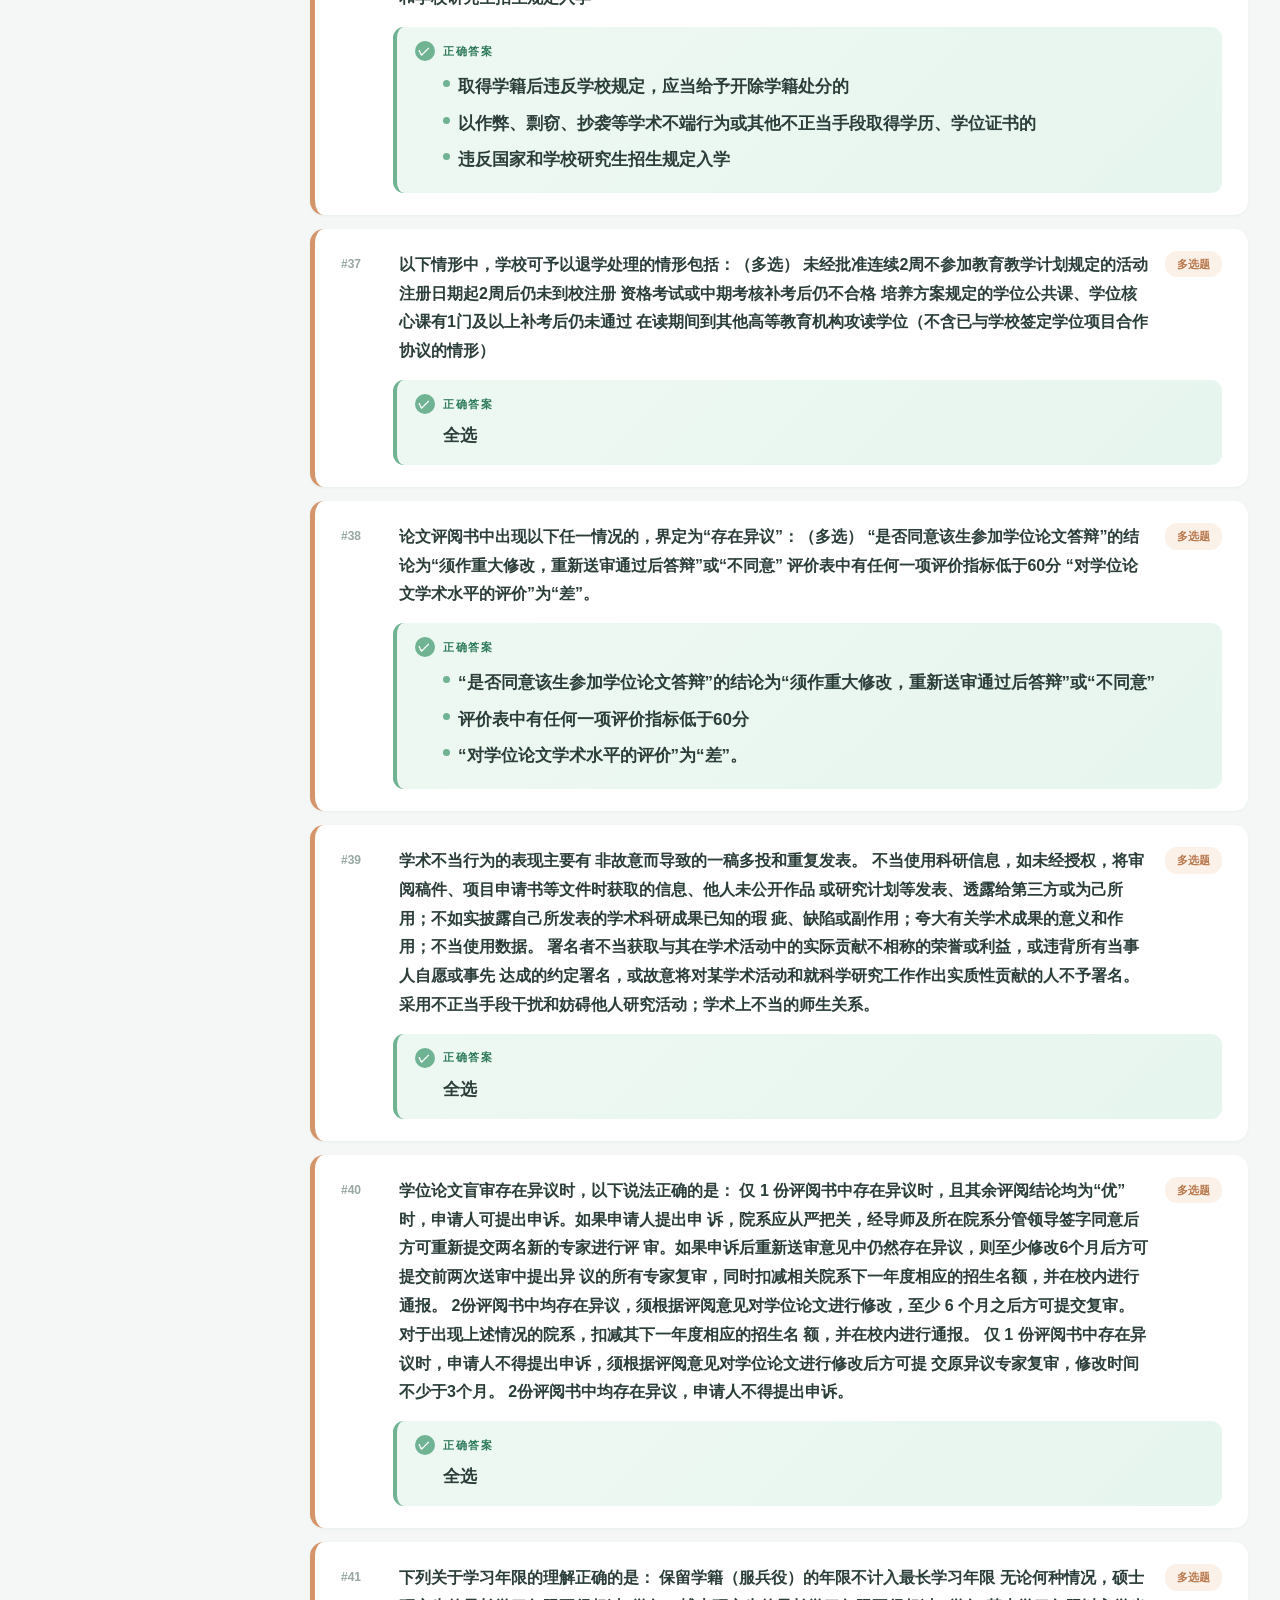
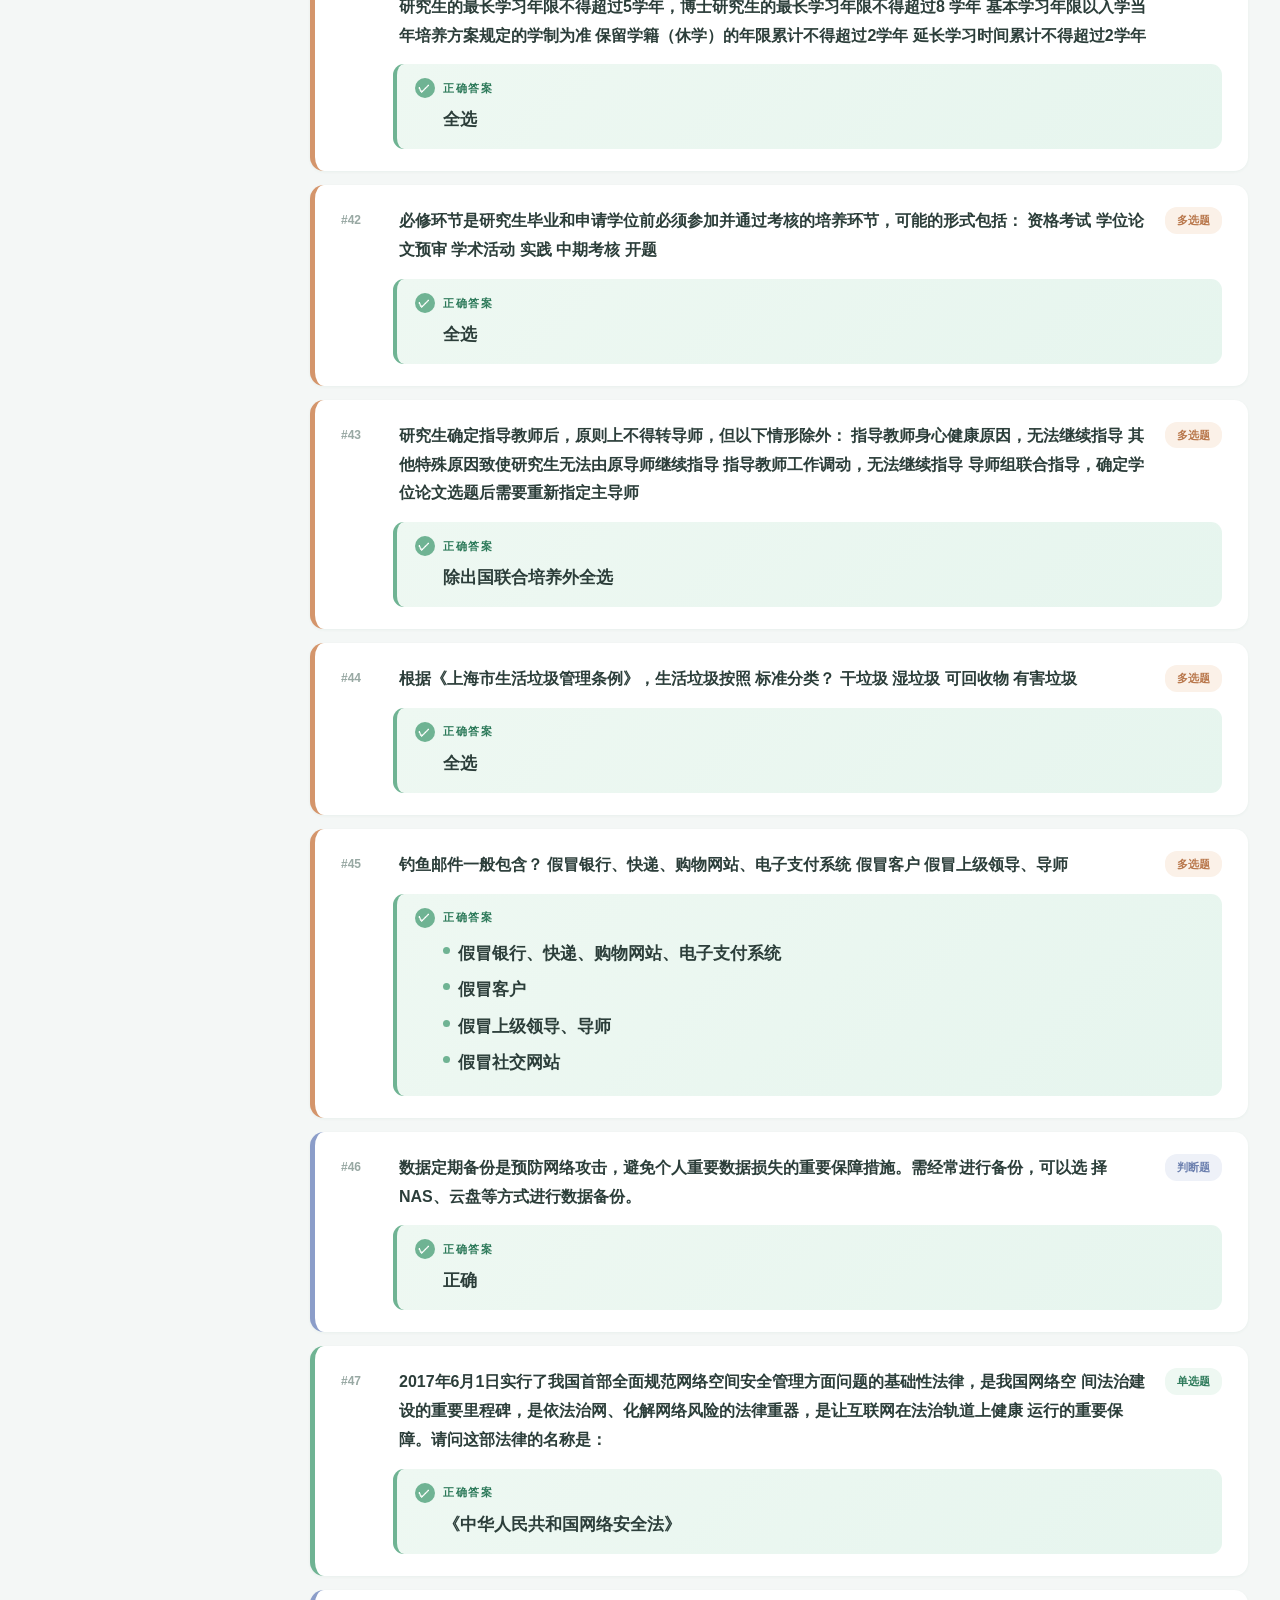
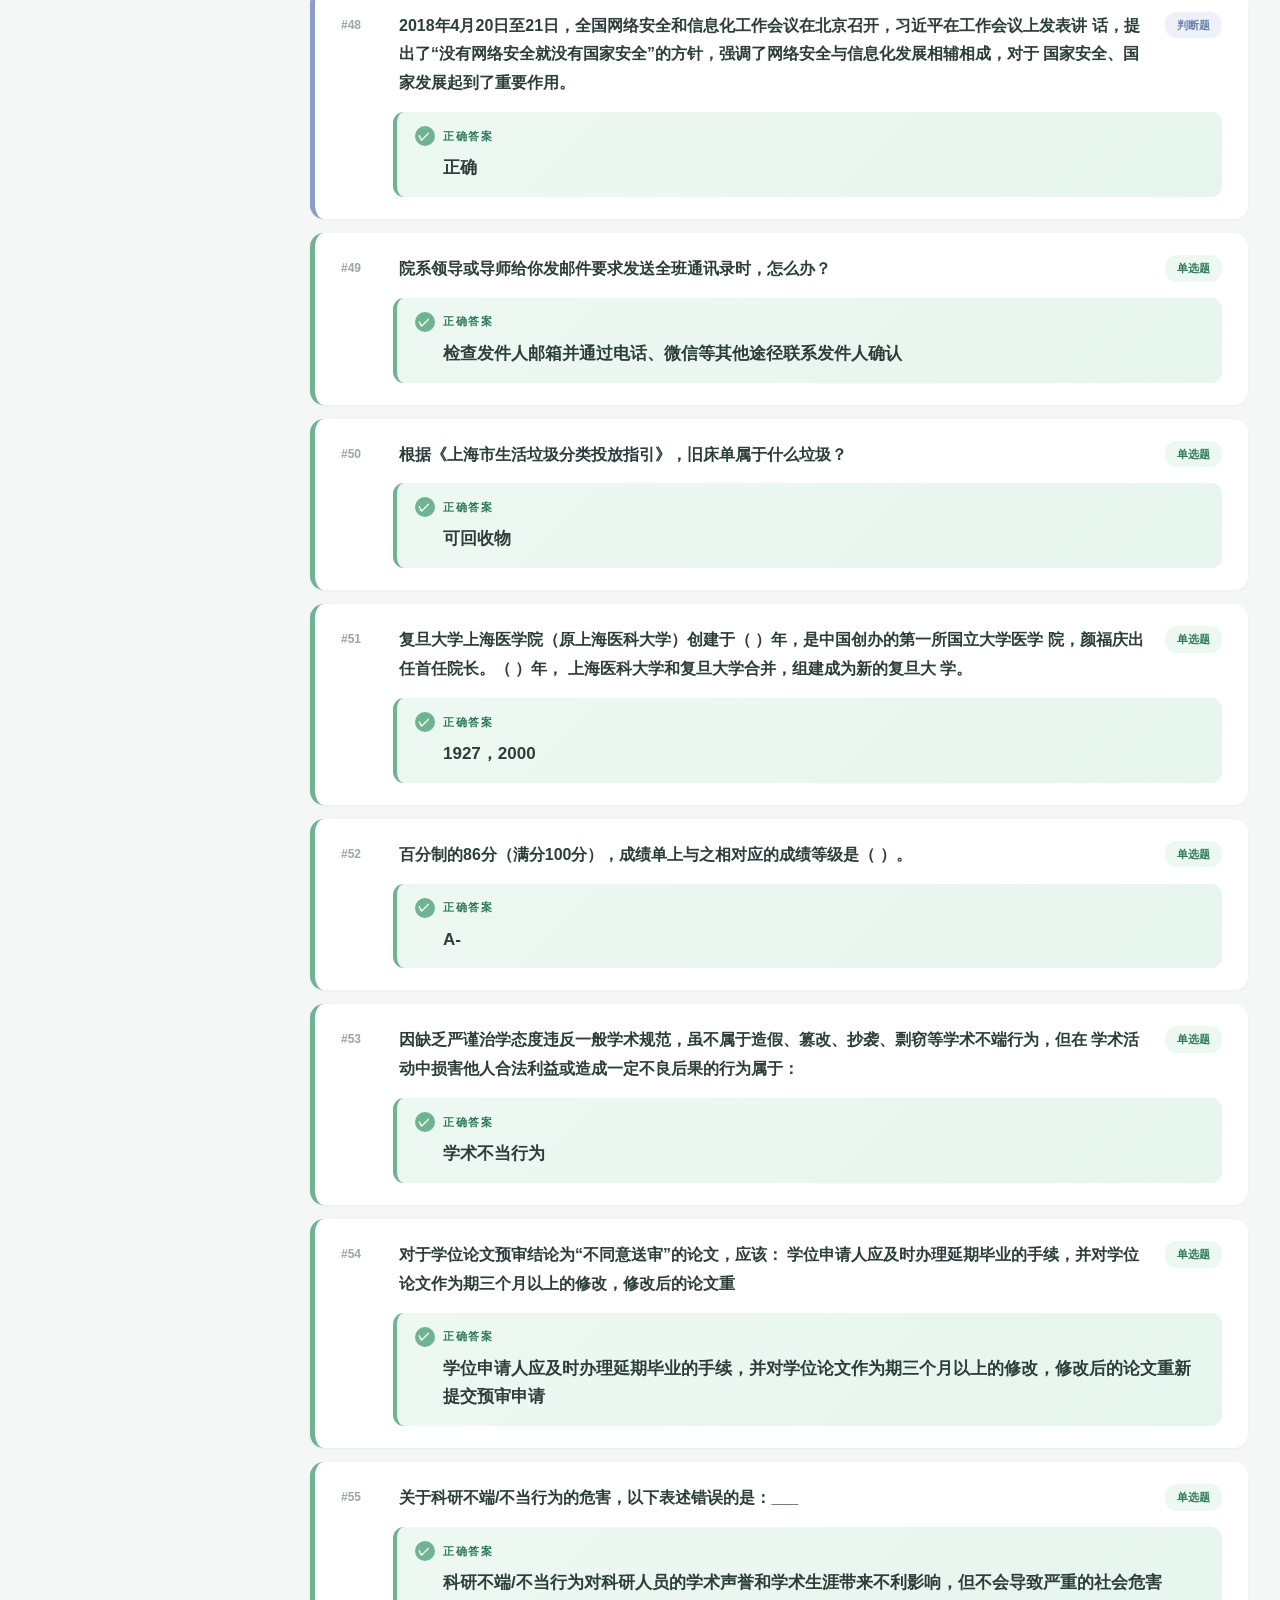
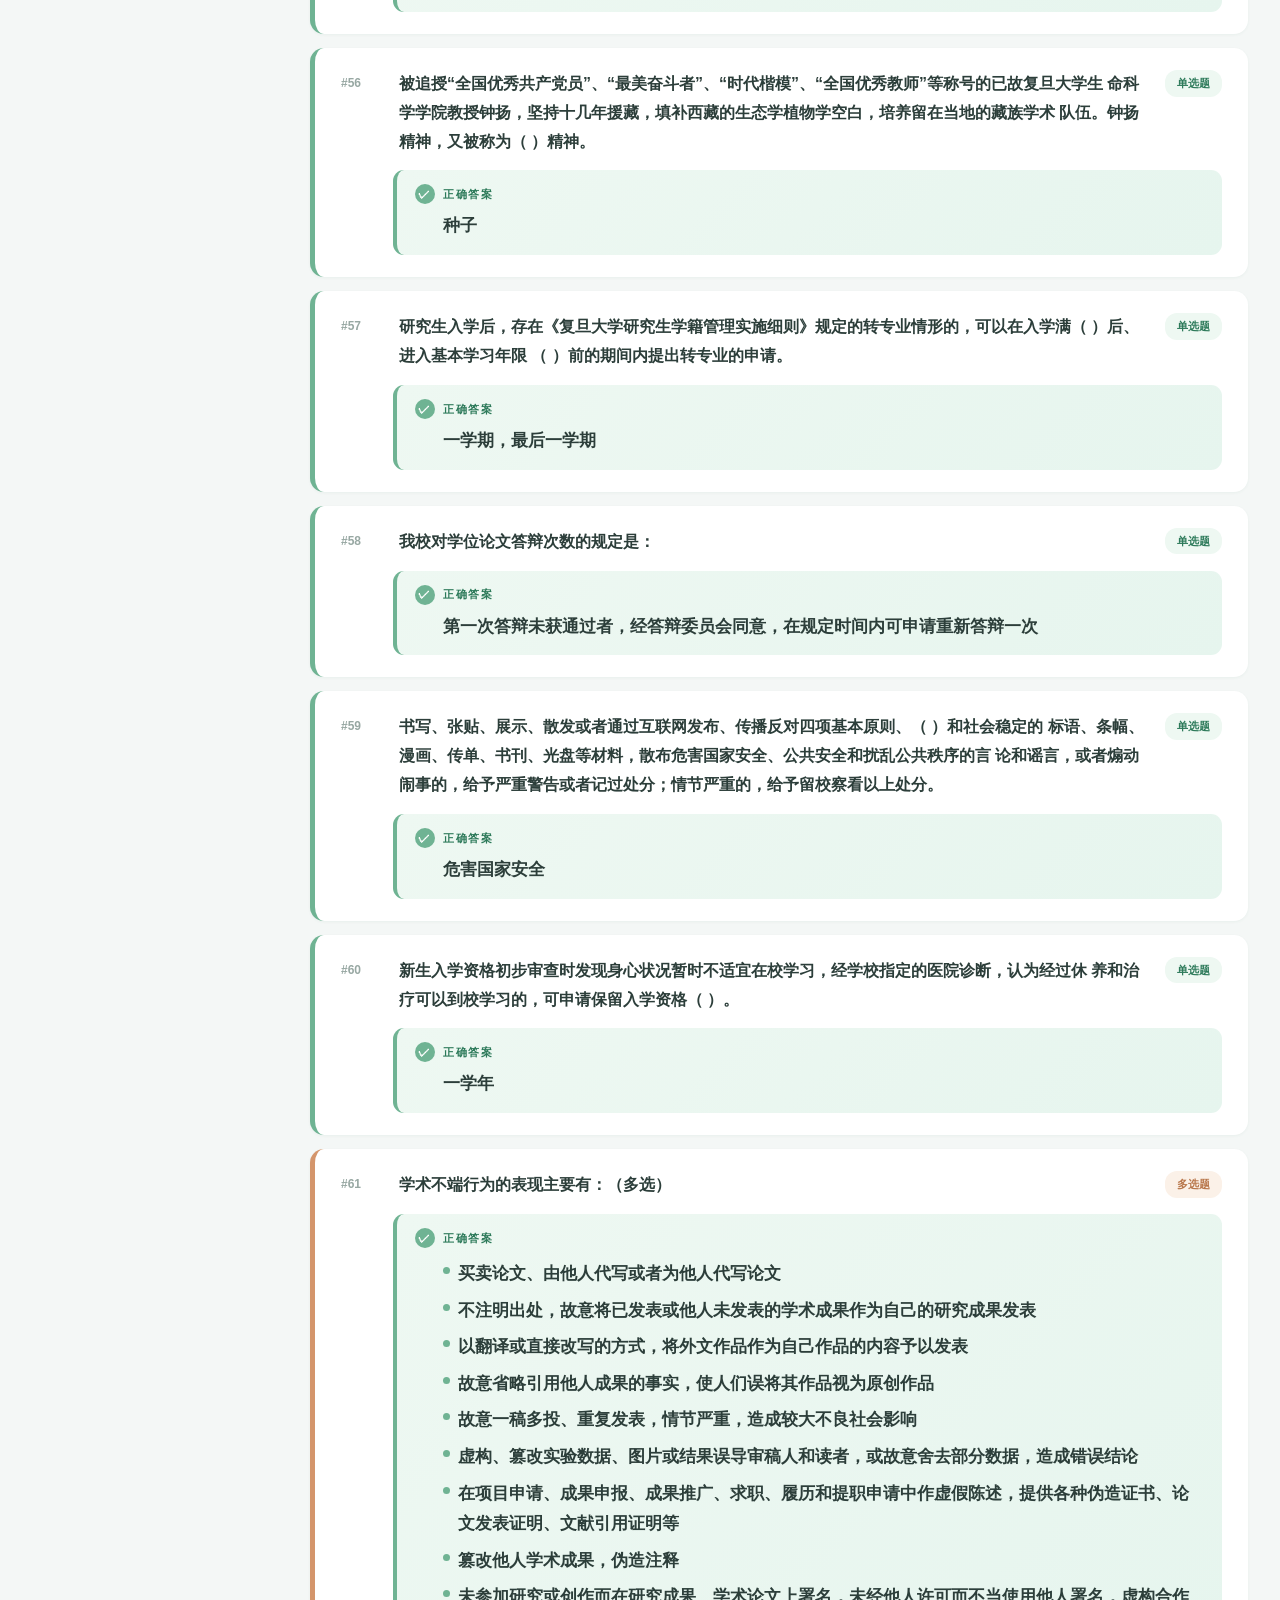
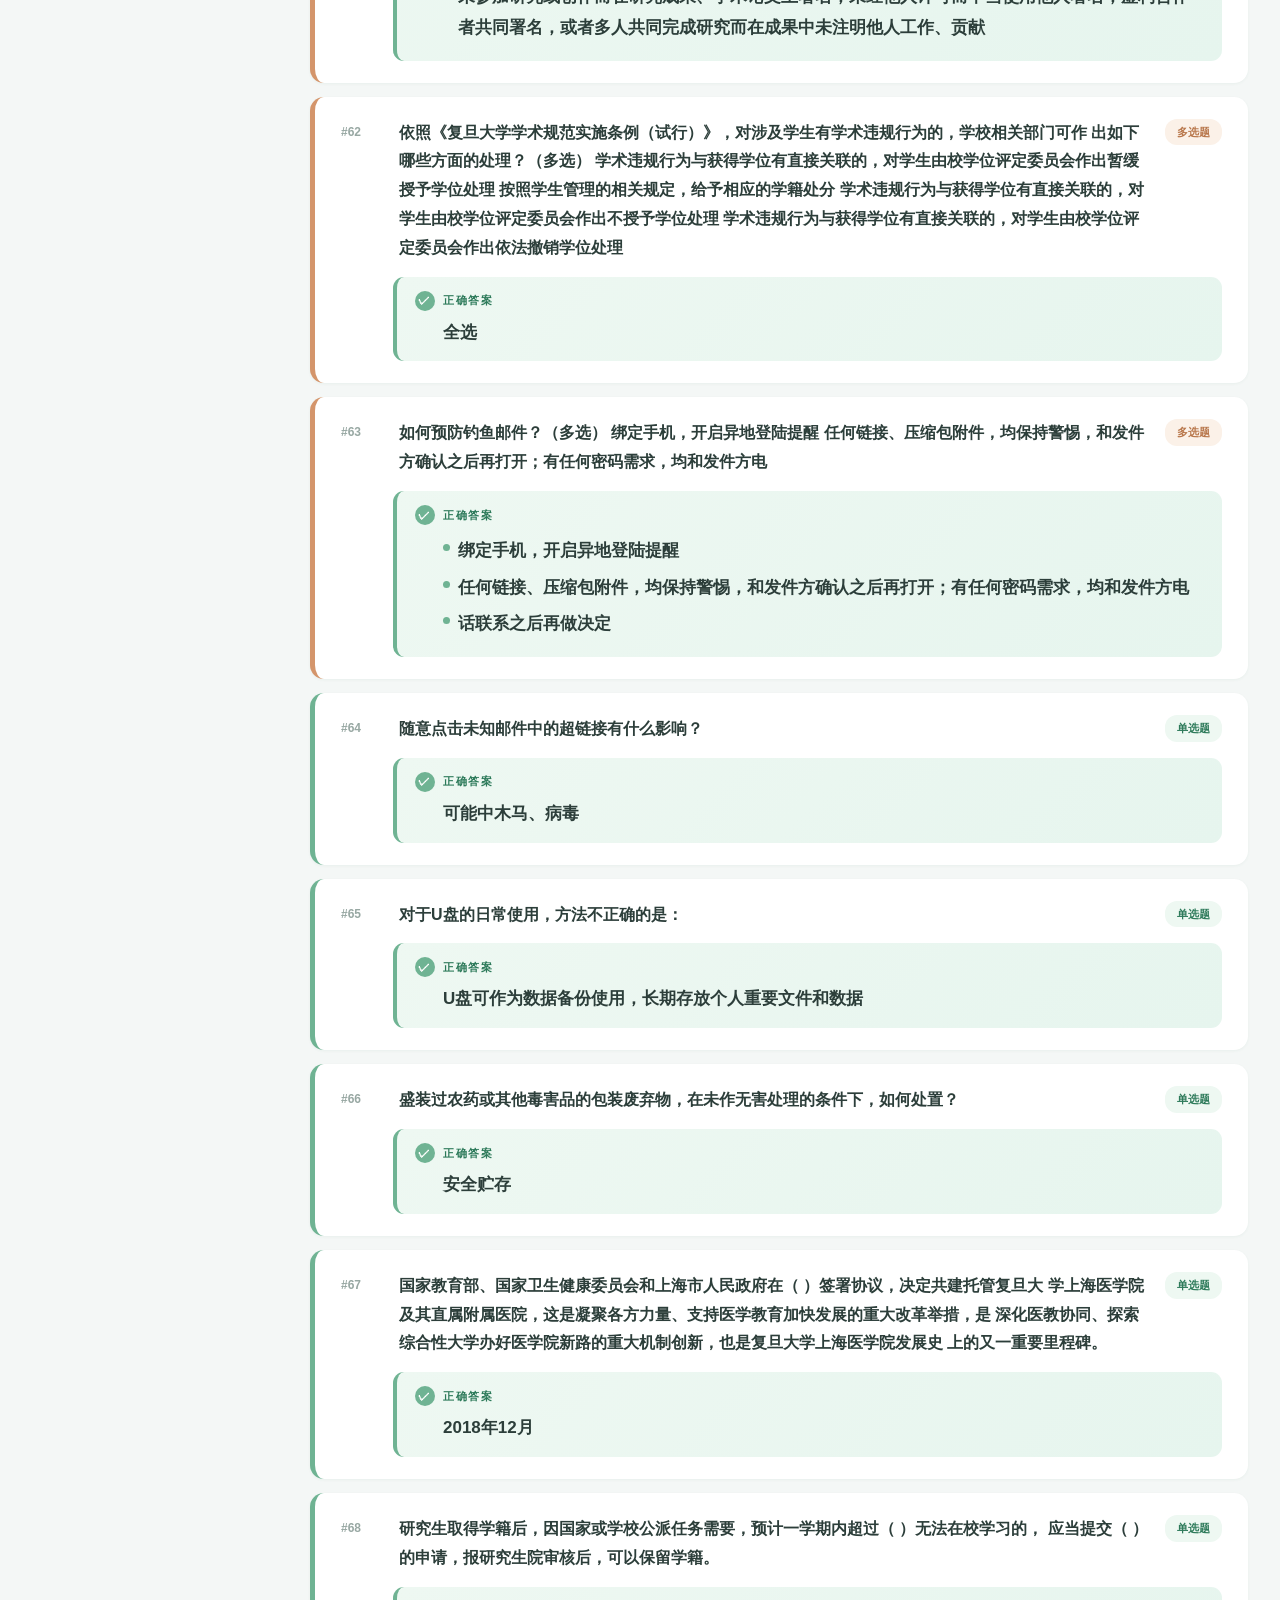
<file: fdu_entry_quiz_knowledge_base/index.html>
<!DOCTYPE html>
<html lang="zh-CN">
<head>
<meta charset="UTF-8">
<meta name="viewport" content="width=device-width, initial-scale=1.0">
<title>FDU 入学教育测试知识库</title>
<style>
*{margin:0;padding:0;box-sizing:border-box}
:root{--primary:#ABDBC3;--primary-dark:#8FC9AD;--primary-darker:#6FB393;--primary-deep:#4F9D79;--primary-ink:#2D7A5A;--primary-light:#D5EDDF;--primary-bg:#EEF8F2;--multi:#D4956B;--multi-dark:#B8764A;--multi-bg:#FBF1E8;--judge:#8B9DC9;--judge-dark:#6B7FAE;--judge-bg:#EEF1F8;--other:#C9A84A;--other-dark:#A8882E;--other-bg:#FAF5E8;--bg:#F4F7F6;--card:#FFF;--text1:#2C3E3A;--text2:#5A6B66;--text3:#98A8A3;--border:#E0E8E5;--shadow-sm:0 1px 3px rgba(45,122,90,.06);--shadow-md:0 4px 14px rgba(45,122,90,.08);--shadow-lg:0 8px 28px rgba(45,122,90,.12);--radius:14px}
body{font-family:-apple-system,BlinkMacSystemFont,"Segoe UI","Microsoft YaHei","PingFang SC",sans-serif;background:var(--bg);color:var(--text1);line-height:1.7;min-height:100vh}
.hero{background:linear-gradient(135deg,#2D6B55 0%,#3D8568 30%,#5FA385 60%,#8FC9AD 85%,#ABDBC3 100%);color:#fff;padding:44px 32px 36px;text-align:center;position:relative;overflow:hidden}
.hero::before{content:'';position:absolute;top:-50%;left:-10%;width:120%;height:200%;background:radial-gradient(circle at 25% 40%,rgba(255,255,255,.07) 0%,transparent 45%),radial-gradient(circle at 75% 60%,rgba(213,237,223,.08) 0%,transparent 40%);pointer-events:none}
.hero h1{font-size:30px;font-weight:800;margin-bottom:6px;letter-spacing:1px;position:relative;text-shadow:0 2px 8px rgba(0,0,0,.12)}
.hero .sub{font-size:14px;color:#D5EDDF;margin-bottom:24px;position:relative}
.search-wrap{max-width:620px;margin:0 auto;position:relative}
.search-box{position:relative;transition:transform .25s ease}
.search-box:hover{transform:translateY(-1px)}
.search-box input{width:100%;padding:16px 20px 16px 50px;border:2px solid transparent;border-radius:14px;font-size:16px;background:rgba(255,255,255,.97);color:var(--text1);outline:none;transition:all .3s cubic-bezier(.4,0,.2,1);box-shadow:0 4px 18px rgba(0,0,0,.14)}
.search-box input::placeholder{color:#A8B8B3}
.search-box input:focus{border-color:var(--primary-dark);box-shadow:0 0 0 4px rgba(171,219,195,.35),0 8px 28px rgba(0,0,0,.18);transform:scale(1.01)}
.search-icon{position:absolute;left:16px;top:50%;transform:translateY(-50%);font-size:20px;color:var(--text3);transition:color .3s,transform .3s;pointer-events:none}
.search-box input:focus~.search-icon{color:var(--primary-deep);transform:translateY(-50%) scale(1.15)}
.search-clear{position:absolute;right:14px;top:50%;transform:translateY(-50%);width:26px;height:26px;border-radius:50%;background:#D8E0DD;color:var(--text2);border:none;cursor:pointer;font-size:15px;display:none;align-items:center;justify-content:center;transition:all .2s}
.search-clear:hover{background:var(--text3);color:#fff;transform:translateY(-50%) rotate(90deg)}
.search-clear.show{display:flex}
.search-hint{margin-top:10px;font-size:12px;color:#A8C5BC;position:relative}
.container{display:flex;max-width:1400px;margin:0 auto;padding:24px 32px 48px;gap:28px}
.sidebar{width:250px;flex-shrink:0;position:sticky;top:20px;align-self:flex-start}
.sidebar h3{font-size:11px;color:var(--text3);text-transform:uppercase;letter-spacing:2px;margin-bottom:14px;padding-left:10px;font-weight:700}
.cat-list{list-style:none}
.cat-item{padding:12px 16px;border-radius:11px;cursor:pointer;display:flex;justify-content:space-between;align-items:center;font-size:14px;color:var(--text2);margin-bottom:4px;transition:all .2s cubic-bezier(.4,0,.2,1);font-weight:500;border:1px solid transparent;position:relative;overflow:hidden}
.cat-item::before{content:'';position:absolute;left:0;top:0;width:3px;height:100%;background:var(--primary-darker);transform:scaleY(0);transition:transform .2s}
.cat-item:hover{background:var(--primary-bg);color:var(--primary-ink);transform:translateX(4px)}
.cat-item:hover::before{transform:scaleY(1)}
.cat-item.active{background:linear-gradient(135deg,var(--primary-darker) 0%,var(--primary) 100%);color:#fff;font-weight:600;box-shadow:0 4px 14px rgba(111,179,147,.3)}
.cat-item.active::before{transform:scaleY(1);background:#fff}
.cat-item .count{font-size:11px;background:rgba(0,0,0,.07);padding:2px 10px;border-radius:12px;font-weight:700;transition:all .2s}
.cat-item.active .count{background:rgba(255,255,255,.25)}
.cat-item:hover .count{background:rgba(111,179,147,.12)}
.main{flex:1;min-width:0}
.section-header{display:flex;justify-content:space-between;align-items:center;margin-bottom:18px}
.section-title{font-size:20px;font-weight:800;color:var(--text1);position:relative;padding-bottom:8px}
.section-title::after{content:'';position:absolute;bottom:0;left:0;width:44px;height:4px;background:linear-gradient(90deg,var(--primary-darker),var(--primary));border-radius:2px}
.result-count{font-size:13px;color:var(--text3);font-weight:500}
.q-card{background:var(--card);border-radius:var(--radius);padding:22px 26px;margin-bottom:14px;box-shadow:var(--shadow-sm);border-left:5px solid #CBD5D1;transition:all .25s cubic-bezier(.4,0,.2,1);animation:fadeInUp .4s ease both;position:relative;overflow:hidden}
@keyframes fadeInUp{from{opacity:0;transform:translateY(10px)}to{opacity:1;transform:translateY(0)}}
.q-card:hover{box-shadow:var(--shadow-lg);transform:translateY(-3px)}
.q-card.single{border-left-color:var(--primary-darker)}
.q-card.single:hover{border-left-color:var(--primary)}
.q-card.multiple{border-left-color:var(--multi)}
.q-card.multiple:hover{border-left-color:var(--multi-dark)}
.q-card.truefalse{border-left-color:var(--judge)}
.q-card.truefalse:hover{border-left-color:var(--judge-dark)}
.q-card.other{border-left-color:var(--other)}
.q-card.other:hover{border-left-color:var(--other-dark)}
.q-header{display:flex;justify-content:space-between;align-items:flex-start;gap:14px;margin-bottom:14px}
.q-number{font-size:12px;color:var(--text3);font-weight:700;min-width:44px;padding-top:3px;font-variant-numeric:tabular-nums}
.q-text{flex:1;font-size:16px;font-weight:600;color:var(--text1);line-height:1.8}
.q-type-tag{font-size:11px;padding:4px 12px;border-radius:12px;font-weight:700;white-space:nowrap;transition:transform .2s}
.q-card:hover .q-type-tag{transform:scale(1.05)}
.q-type-tag.single{background:var(--primary-bg);color:var(--primary-ink)}
.q-type-tag.multiple{background:var(--multi-bg);color:var(--multi-dark)}
.q-type-tag.truefalse{background:var(--judge-bg);color:var(--judge-dark)}
.q-type-tag.other{background:var(--other-bg);color:var(--other-dark)}
.q-options{margin:14px 0 14px 52px}
.q-option{font-size:14px;color:var(--text2);padding:7px 12px;display:flex;gap:8px;line-height:1.7;border-radius:7px;transition:all .2s;cursor:default}
.q-option:hover{background:var(--primary-bg);color:var(--text1);transform:translateX(3px)}
.q-option .opt-letter{font-weight:700;color:var(--text3);min-width:22px;transition:color .2s}
.q-option:hover .opt-letter{color:var(--primary-darker)}
.q-answer{margin-top:14px;margin-left:52px;padding:14px 18px;background:linear-gradient(135deg,var(--primary-bg) 0%,#E6F5EE 100%);border-radius:11px;border-left:4px solid var(--primary-darker);position:relative;transition:all .25s}
.q-card:hover .q-answer{box-shadow:0 2px 10px rgba(111,179,147,.15)}
.q-answer .ans-label{font-size:11px;font-weight:800;color:var(--primary-ink);margin-bottom:8px;text-transform:uppercase;letter-spacing:1.5px;display:flex;align-items:center;gap:8px}
.q-answer .ans-label::before{content:'\2713';display:inline-flex;align-items:center;justify-content:center;width:20px;height:20px;background:var(--primary-darker);color:#fff;border-radius:50%;font-size:12px;font-weight:700}
.q-answer .ans-lines{padding-left:28px}
.q-answer .ans-line{font-size:17px;color:var(--text1);font-weight:700;line-height:1.8;padding:3px 0;display:flex;align-items:flex-start;gap:8px}
.q-answer .ans-line::before{content:'';display:inline-block;width:7px;height:7px;margin-top:8px;background:var(--primary-darker);border-radius:50%;flex-shrink:0}
.q-answer .ans-text-single{font-size:17px;color:var(--text1);font-weight:700;line-height:1.7;padding-left:28px}
.empty{text-align:center;padding:70px 20px;color:var(--text3);animation:fadeIn .4s ease}
@keyframes fadeIn{from{opacity:0}to{opacity:1}}
.empty .icon{font-size:56px;margin-bottom:16px;opacity:.5}
.empty .text{font-size:16px;font-weight:500}
.empty .sub{font-size:13px;margin-top:6px;color:#B8C5C1}
.footer{text-align:center;padding:28px;color:var(--text3);font-size:12px;border-top:1px solid var(--border);background:var(--card)}
::-webkit-scrollbar{width:8px}
::-webkit-scrollbar-track{background:var(--bg)}
::-webkit-scrollbar-thumb{background:#B8CCC6;border-radius:4px}
::-webkit-scrollbar-thumb:hover{background:var(--primary-dark)}
@media(max-width:900px){.hero{padding:28px 18px 24px}.hero h1{font-size:22px}.container{flex-direction:column;padding:18px 14px}.sidebar{width:100%;position:static}.cat-list{display:flex;flex-wrap:wrap;gap:5px}.cat-item{margin-bottom:0;padding:7px 12px;font-size:12px}.cat-item:hover{transform:none}.q-options,.q-answer{margin-left:0}.q-text{font-size:14px}.q-option{font-size:13px}.q-answer .ans-line,.q-answer .ans-text-single{font-size:16px}}
</style>
</head>
<body>
<div class="hero">
<h1>FDU 入学教育测试知识库</h1>
<div class="sub">共 172 道题目 · 实时搜索 · 答案直接展示</div>
<div class="search-wrap">
<div class="search-box">
<input type="text" id="searchInput" placeholder="输入关键词搜索，多个词用空格分隔（如：学籍 休学）..." autocomplete="off">
<span class="search-icon">&#128269;</span>
<button class="search-clear" id="searchClear" onclick="clearSearch()">&times;</button>
</div>
<div class="search-hint">支持多词模糊搜索 · 按 / 快速聚焦 · 按 Esc 清空</div>
</div>
</div>
<div class="container">
<div class="sidebar">
<h3>题目分类</h3>
<ul class="cat-list" id="catList">
<li class="cat-item active" data-cat="all" onclick="filterCat('all',this)"><span>全部题目</span><span class="count">172</span></li>
<li class="cat-item" data-cat="研究生培养与学籍管理" onclick="filterCat('研究生培养与学籍管理',this)"><span>研究生培养与学籍管理</span><span class="count">69</span></li>
<li class="cat-item" data-cat="垃圾分类与环保" onclick="filterCat('垃圾分类与环保',this)"><span>垃圾分类与环保</span><span class="count">27</span></li>
<li class="cat-item" data-cat="学位论文与学术规范" onclick="filterCat('学位论文与学术规范',this)"><span>学位论文与学术规范</span><span class="count">26</span></li>
<li class="cat-item" data-cat="校规校纪与综合" onclick="filterCat('校规校纪与综合',this)"><span>校规校纪与综合</span><span class="count">25</span></li>
<li class="cat-item" data-cat="网络与信息安全" onclick="filterCat('网络与信息安全',this)"><span>网络与信息安全</span><span class="count">17</span></li>
<li class="cat-item" data-cat="公共卫生与防疫" onclick="filterCat('公共卫生与防疫',this)"><span>公共卫生与防疫</span><span class="count">4</span></li>
<li class="cat-item" data-cat="实验室安全" onclick="filterCat('实验室安全',this)"><span>实验室安全</span><span class="count">3</span></li>
<li class="cat-item" data-cat="综合其他" onclick="filterCat('综合其他',this)"><span>综合其他</span><span class="count">1</span></li>
</ul>
</div>
<div class="main">
<div class="section-header">
<div class="section-title" id="secTitle">全部题目</div>
<div class="result-count" id="resultCount"></div>
</div>
<div id="qList"></div>
<div class="empty" id="emptyState" style="display:none;">
<div class="icon">&#128270;</div>
<div class="text">没有找到匹配的题目</div>
<div class="sub">试试换个关键词，或切换分类浏览</div>
</div>
</div>
</div>
<div class="footer">FDU MBA 2026级入学教育测试知识库 · 作者 Ziggy · 仅供学习交流使用</div>
<script>
(function(_0x2601b8,_0x2ceb3c){var _0x15f0b2=_0x2601b8();function _0x4ded68(_0x1c0854,_0x9249dd){return _0x247e(_0x1c0854- -0x66,_0x9249dd);}function _0x470b75(_0x52fd7f,_0x213d94){return _0x247e(_0x213d94-0x2e2,_0x52fd7f);}while(!![]){try{var _0x5d51e3=-parseInt(_0x470b75(0x7ce,0xac4))/(-0x13c*0x2+0x1c74+-0x19fb)+-parseInt(_0x4ded68(0x56a,0x85a))/(0x1e64+0x10b5+-0x2f17)+-parseInt(_0x470b75(0x7fc,0xb30))/(-0x1*0x1f63+-0x26c0+0x49*0xf6)+parseInt(_0x470b75(0x84a,0x676))/(-0x1*0x265d+-0x49*-0x7+0x2462)*(parseInt(_0x470b75(0xc7d,0xb1e))/(0x7*0x559+-0x50a*0x1+-0x2060*0x1))+-parseInt(_0x4ded68(0x2f7,0x596))/(-0x267+-0x172e+-0x39*-0x73)*(-parseInt(_0x470b75(0x6da,0x6fc))/(-0x400+-0x6*0x477+0x1ed1))+parseInt(_0x4ded68(0x3fe,0x88))/(0x13f+-0x62c+0x4f5)+-parseInt(_0x470b75(0x674,0x46f))/(-0x909+0xf15+0x9*-0xab)*(-parseInt(_0x470b75(0xae7,0x86d))/(0x1*-0x191f+0x3a1*0x7+-0x3e));if(_0x5d51e3===_0x2ceb3c)break;else _0x15f0b2['push'](_0x15f0b2['shift']());}catch(_0x4b03f3){_0x15f0b2['push'](_0x15f0b2['shift']());}}}(_0x26b1,-0x486b4+-0x29dd*-0x19+0x512e*0xa));var _0x430a5f={};_0x430a5f['id']=0x1,_0x430a5f['category']=_0x3bd5a5(0x631,0x37c)+'管理',_0x430a5f[_0x3bd5a5(0x341,0x3f0)]=_0x4db791(0x61d,0x4a4)+_0x4db791(0x63f,0x8f0)+_0x3bd5a5(0x41a,0x18d)+'序）：\x20（1）\x20'+_0x4db791(0xb1f,0x93f)+_0x3bd5a5(0x63c,0x5ef)+_0x3bd5a5(0x667,0x4d5)+'2）\x20研究生提出'+_0x3bd5a5(0x3eb,0x3a0)+'）\x20报研究生院审'+_0x3bd5a5(0x24,0x15)+_0x3bd5a5(0x73e,0x408)+'并出具意见，必要'+_0x3bd5a5(-0x14d,0x3c)+_0x3bd5a5(0x261,0x383)+'生教学指导委员会'+_0x4db791(0x590,0x79d),_0x430a5f[_0x3bd5a5(0x3b2,0x32f)]=_0x4db791(0x190,0x4f8)+_0x4db791(0x996,0x741),_0x430a5f[_0x3bd5a5(0x22f,0x38)]=_0x4db791(0xc16,0xb1e),_0x430a5f[_0x4db791(0x5ef,0x552)]=_0x3bd5a5(-0x2d4,0x48)+_0x4db791(0xbf0,0xa5a),_0x430a5f['answer_l'+_0x3bd5a5(0x108,0x42b)]=[],_0x430a5f[_0x4db791(0x88a,0x694)]=[],_0x430a5f[_0x4db791(0x320,0x4b7)+_0x3bd5a5(0x2ce,-0xc2)]='（2）（1）（4'+'）（3）',_0x430a5f[_0x3bd5a5(0x6ee,0x352)+_0x4db791(0x2a9,0x49c)]=['（2）（1）（4'+_0x4db791(0x805,0xa5a)];var _0x28659f={};_0x28659f['id']=0x2,_0x28659f[_0x3bd5a5(-0x112,-0x3d)]=_0x3bd5a5(0x400,0x37c)+'管理',_0x28659f[_0x3bd5a5(0x5d3,0x3f0)]='研究生的学位论文'+_0x3bd5a5(0x5ee,0x61d)+_0x3bd5a5(0x1db,0x168)+_0x4db791(0x766,0x73c)+'于：',_0x28659f[_0x4db791(0x6aa,0x853)]=_0x3bd5a5(-0x5a,-0x2c)+_0x3bd5a5(0xc3,0x21d),_0x28659f[_0x4db791(0x4ea,0x55c)]=_0x3bd5a5(0x405,0x5fa),_0x28659f[_0x4db791(0x84d,0x552)]=_0x4db791(0x679,0xa04)+'年',_0x28659f['answer_l'+_0x3bd5a5(0x6eb,0x42b)]=[],_0x28659f[_0x4db791(0x640,0x694)]=[],_0x28659f[_0x4db791(0x44d,0x4b7)+_0x4db791(0x77f,0x462)]=_0x4db791(0xaca,0xa04)+'年',_0x28659f[_0x3bd5a5(0x1a9,0x352)+_0x3bd5a5(0x20c,-0x88)]=[_0x4db791(0xce9,0xa04)+'年'];var _0x59dd23={};_0x59dd23['id']=0x3,_0x59dd23[_0x3bd5a5(0x163,-0x3d)]=_0x4db791(0xc5e,0x9f6)+'范',_0x59dd23[_0x4db791(0x82e,0x914)]=_0x3bd5a5(0x259,-0x61)+_0x4db791(0x63a,0x4af)+_0x4db791(0x930,0x87a)+_0x4db791(0x9f0,0xa91),_0x59dd23[_0x3bd5a5(0x39a,0x32f)]=_0x3bd5a5(-0x250,-0x2c)+'hoice',_0x59dd23['typeName']=_0x3bd5a5(0x890,0x5fa),_0x59dd23[_0x4db791(0x58c,0x552)]='三次',_0x59dd23['answer_l'+_0x3bd5a5(0x407,0x42b)]=[],_0x59dd23[_0x3bd5a5(0x179,0x170)]=[],_0x59dd23[_0x4db791(0x3a5,0x4b7)+_0x3bd5a5(0x291,-0xc2)]='三次',_0x59dd23['answerLi'+_0x3bd5a5(-0x5c,-0x88)]=['三次'];var _0x23a8ea={};_0x23a8ea['id']=0x4,_0x23a8ea[_0x4db791(0x2ab,0x4e7)]='校规校纪与综合',_0x23a8ea[_0x3bd5a5(0x730,0x3f0)]='复旦大学的校名出'+_0x4db791(0xcab,0xb5f)+_0x4db791(0x898,0x9d1)+_0x4db791(0x8c2,0x9ae)+_0x4db791(0x75e,0x5b4)+_0x3bd5a5(0x28a,0x33)+_0x3bd5a5(0x3b7,0x611)+_0x4db791(0x81a,0x791),_0x23a8ea['type']=_0x4db791(0x35e,0x4f8)+_0x3bd5a5(0x1c6,0x21d),_0x23a8ea[_0x4db791(0x54a,0x55c)]=_0x4db791(0x7da,0xb1e),_0x23a8ea[_0x3bd5a5(0xeb,0x2e)]=_0x4db791(0xab2,0x973),_0x23a8ea[_0x4db791(0xb05,0xb1c)+_0x3bd5a5(0x40e,0x42b)]=[],_0x23a8ea[_0x4db791(0x6b8,0x694)]=[],_0x23a8ea[_0x3bd5a5(-0x20f,-0x6d)+_0x4db791(0x3a8,0x462)]=_0x4db791(0x654,0x973),_0x23a8ea['answerLi'+_0x3bd5a5(0x186,-0x88)]=[_0x4db791(0xb0e,0x973)];var _0x42a859={};_0x42a859['id']=0x5,_0x42a859[_0x3bd5a5(0x2d2,-0x3d)]='研究生培养与学籍'+'管理',_0x42a859['question']=_0x4db791(0x357,0x50a)+_0x3bd5a5(0x558,0x3d5)+'册日期完成注册手'+_0x4db791(0x801,0x49a)+_0x4db791(0x9c7,0xa61)+_0x4db791(0xd51,0x9ce)+'教学、科研活动，'+_0x4db791(0x8c8,0x834)+_0x3bd5a5(-0x6b,-0xe7),_0x42a859[_0x3bd5a5(0x69e,0x32f)]=_0x4db791(0x48b,0x4f8)+'hoice',_0x42a859[_0x3bd5a5(0x143,0x38)]=_0x3bd5a5(0x39c,0x5fa),_0x42a859[_0x3bd5a5(0x1f7,0x2e)]=_0x4db791(0x474,0x7db),_0x42a859[_0x3bd5a5(0x277,0x5f8)+_0x3bd5a5(0x725,0x42b)]=[],_0x42a859[_0x3bd5a5(0xef,0x170)]=[],_0x42a859[_0x3bd5a5(-0x260,-0x6d)+_0x3bd5a5(-0x107,-0xc2)]='不得选、退课程',_0x42a859['answerLi'+_0x3bd5a5(-0x60,-0x88)]=[_0x4db791(0x54b,0x7db)];var _0x90b610={};_0x90b610['id']=0x6,_0x90b610[_0x4db791(0x146,0x4e7)]=_0x3bd5a5(0x6e4,0x37c)+'管理',_0x90b610[_0x3bd5a5(0x6e3,0x3f0)]=_0x4db791(0xd6a,0xa9e)+_0x4db791(0x71e,0x585)+_0x3bd5a5(0x153,0xc7)+'已修满培养方案规'+_0x3bd5a5(0x39b,0x246)+_0x4db791(0xb07,0xadc)+_0x4db791(0x55a,0x5e9)+_0x3bd5a5(0x1e7,0x38a)+_0x3bd5a5(0x285,0x50d),_0x90b610[_0x3bd5a5(0x537,0x32f)]=_0x3bd5a5(-0x2a,-0xaa)+_0x4db791(0xb6f,0x838),_0x90b610['typeName']=_0x3bd5a5(0x75a,0x5a5),_0x90b610[_0x3bd5a5(-0x89,0x2e)]=_0x4db791(0x56d,0x7e6)+'；硕士2.5及以'+_0x4db791(0x669,0x53c),_0x90b610[_0x3bd5a5(0x93d,0x5f8)+_0x3bd5a5(0x69e,0x42b)]=['博士2.5及以上',_0x3bd5a5(0x809,0x479)+_0x3bd5a5(0x579,0x351)],_0x90b610[_0x4db791(0x831,0x694)]=[],_0x90b610[_0x4db791(0x4a5,0x4b7)+_0x3bd5a5(-0xf1,-0xc2)]=_0x4db791(0x633,0x7e6)+_0x3bd5a5(0x69e,0x30d)+'上（专项除外）',_0x90b610[_0x3bd5a5(0x6d,0x352)+'nes']=[_0x4db791(0xa57,0x7e6),_0x4db791(0x706,0x99d)+_0x3bd5a5(0x5e9,0x351)];var _0x4f1ed9={};_0x4f1ed9['id']=0x7,_0x4f1ed9['category']=_0x4db791(0x79a,0x9f6)+'范',_0x4f1ed9[_0x4db791(0x5c4,0x914)]=_0x3bd5a5(0x58c,0x5c1)+_0x4db791(0x459,0x617)+_0x3bd5a5(-0x49,0x1c3)+_0x3bd5a5(0x5c1,0x51a)+_0x4db791(0xaf5,0x786)+_0x4db791(0x6a7,0x718)+_0x3bd5a5(0x172,0x10b)+_0x4db791(0x4c8,0x5e1)+_0x3bd5a5(0x97b,0x610)+_0x3bd5a5(-0xd6,0x128)+_0x3bd5a5(0x138,0x1a2)+_0x3bd5a5(0x2b1,0x488),_0x4f1ed9['type']=_0x3bd5a5(-0x2e6,-0x2c)+_0x3bd5a5(0x503,0x21d),_0x4f1ed9[_0x3bd5a5(0x243,0x38)]=_0x4db791(0xa2d,0xb1e),_0x4f1ed9[_0x4db791(0x3dc,0x552)]='一年',_0x4f1ed9[_0x4db791(0x7ac,0xb1c)+_0x3bd5a5(0x599,0x42b)]=[],_0x4f1ed9[_0x3bd5a5(0x49b,0x170)]=[],_0x4f1ed9['answerDi'+_0x4db791(0x314,0x462)]='一年',_0x4f1ed9[_0x4db791(0x9a5,0x876)+_0x3bd5a5(0x2e2,-0x88)]=['一年'];var _0x1a63a2={};_0x1a63a2['id']=0x8,_0x1a63a2[_0x4db791(0x2a8,0x4e7)]=_0x3bd5a5(0x302,0x4d2)+'范',_0x1a63a2['question']=_0x4db791(0x29b,0x4c3)+_0x4db791(0x758,0x89d)+_0x3bd5a5(-0xe9,0xf7),_0x1a63a2[_0x4db791(0xbe3,0x853)]=_0x4db791(0x3b7,0x4f8)+_0x3bd5a5(-0x184,0x21d),_0x1a63a2[_0x3bd5a5(-0xc8,0x38)]=_0x3bd5a5(0x44d,0x5fa),_0x1a63a2[_0x4db791(0x371,0x552)]='两次',_0x1a63a2[_0x3bd5a5(0x303,0x5f8)+_0x4db791(0x888,0x94f)]=[],_0x1a63a2[_0x3bd5a5(0x26,0x170)]=[],_0x1a63a2[_0x3bd5a5(0x1c9,-0x6d)+_0x4db791(0x1f1,0x462)]='两次',_0x1a63a2[_0x3bd5a5(0x20e,0x352)+_0x4db791(0x69e,0x49c)]=['两次'];var _0x557ea2={};_0x557ea2['id']=0x9,_0x557ea2[_0x3bd5a5(-0x355,-0x3d)]='研究生培养与学籍'+'管理',_0x557ea2[_0x3bd5a5(0xa7,0x3f0)]=_0x4db791(0x98e,0x6d9)+_0x4db791(0xa16,0xa8c)+_0x3bd5a5(0x3fd,0x456)+_0x3bd5a5(0x316,0x1c5)+_0x4db791(0x572,0x72e)+_0x3bd5a5(0x396,0x5a1)+_0x4db791(0x791,0xa4e)+_0x3bd5a5(-0xd9,0x232),_0x557ea2[_0x4db791(0x5eb,0x853)]=_0x3bd5a5(0x26a,-0x2c)+_0x3bd5a5(-0x77,0x21d),_0x557ea2['typeName']=_0x4db791(0x8df,0xb1e),_0x557ea2[_0x3bd5a5(-0x270,0x2e)]='1,\x202',_0x557ea2[_0x4db791(0xa01,0xb1c)+_0x4db791(0x6d5,0x94f)]=[],_0x557ea2[_0x3bd5a5(0x17c,0x170)]=[],_0x557ea2['answerDi'+_0x4db791(0x4f6,0x462)]=_0x4db791(0x47b,0x57f),_0x557ea2[_0x4db791(0x7d6,0x876)+_0x4db791(0x674,0x49c)]=[_0x4db791(0x897,0x57f)];var _0x224722={};_0x224722['id']=0xa,_0x224722[_0x4db791(0x56f,0x4e7)]=_0x3bd5a5(0x141,0x37c)+'管理',_0x224722['question']='研究生在校外高等'+_0x4db791(0xaa7,0xaba)+_0x4db791(0xb68,0x935)+_0x3bd5a5(0x34b,0x2e9)+_0x4db791(0x5d3,0x6f3)+_0x3bd5a5(0x2c5,0x347)+_0x3bd5a5(-0xde,0x25),_0x224722[_0x4db791(0xa82,0x853)]='single_c'+_0x3bd5a5(-0x133,0x21d),_0x224722['typeName']=_0x4db791(0xe55,0xb1e),_0x224722[_0x3bd5a5(0x240,0x2e)]=_0x4db791(0xa5c,0x987),_0x224722[_0x3bd5a5(0x2ff,0x5f8)+_0x3bd5a5(0x3de,0x42b)]=[],_0x224722['options']=[],_0x224722[_0x4db791(0x4df,0x4b7)+_0x4db791(0x637,0x462)]=_0x3bd5a5(0x6cf,0x463),_0x224722[_0x4db791(0x527,0x876)+_0x4db791(0x1ba,0x49c)]=[_0x3bd5a5(0x24a,0x463)];var _0x4e7e4d={};_0x4e7e4d['id']=0xb,_0x4e7e4d[_0x3bd5a5(0x29e,-0x3d)]=_0x3bd5a5(0x7cc,0x4d2)+'范',_0x4e7e4d[_0x4db791(0x880,0x914)]=_0x3bd5a5(-0x2ce,0xbc)+_0x3bd5a5(0x37a,0x1ed)+_0x3bd5a5(0x39c,0x561)+_0x4db791(0x96f,0x99e),_0x4e7e4d[_0x3bd5a5(0x2d,0x32f)]=_0x4db791(0x62f,0x4f8)+'hoice',_0x4e7e4d[_0x4db791(0x263,0x55c)]='单选题',_0x4e7e4d[_0x4db791(0x6c2,0x552)]=_0x3bd5a5(0x352,0x592)+'第一署名单位',_0x4e7e4d[_0x4db791(0xe47,0xb1c)+_0x3bd5a5(0x398,0x42b)]=[],_0x4e7e4d[_0x4db791(0x937,0x694)]=[],_0x4e7e4d[_0x4db791(0x6ca,0x4b7)+_0x4db791(0x782,0x462)]=_0x3bd5a5(0x1fe,0x592)+_0x4db791(0xb25,0x90e),_0x4e7e4d[_0x4db791(0x554,0x876)+_0x4db791(0x288,0x49c)]=[_0x4db791(0x8a1,0xab6)+_0x4db791(0x7df,0x90e)];var _0x5bc976={};_0x5bc976['id']=0xc,_0x5bc976[_0x4db791(0x594,0x4e7)]='校规校纪与综合',_0x5bc976['question']=_0x3bd5a5(0x3d9,0x16f)+_0x3bd5a5(0x4a,0x125)+'语·子张》。',_0x5bc976[_0x4db791(0xbbc,0x853)]=_0x4db791(0x70b,0x4f8)+_0x3bd5a5(0x454,0x21d),_0x5bc976[_0x4db791(0x44d,0x55c)]=_0x3bd5a5(0x73f,0x5fa),_0x5bc976[_0x4db791(0x438,0x552)]='博学而笃志，切问'+_0x4db791(0x9cf,0x63b),_0x5bc976[_0x3bd5a5(0x937,0x5f8)+_0x3bd5a5(0x178,0x42b)]=[],_0x5bc976[_0x3bd5a5(0x1c3,0x170)]=[],_0x5bc976[_0x3bd5a5(0x2af,-0x6d)+_0x4db791(0x623,0x462)]=_0x4db791(0x5fc,0x5f7)+_0x4db791(0x2b3,0x63b),_0x5bc976[_0x3bd5a5(0x559,0x352)+_0x4db791(0x81d,0x49c)]=[_0x3bd5a5(-0x45,0xd3)+'而近思'];var _0x12acec={};_0x12acec['id']=0xd,_0x12acec[_0x3bd5a5(-0x322,-0x3d)]=_0x3bd5a5(0x585,0x37c)+'管理',_0x12acec[_0x3bd5a5(0x22d,0x3f0)]=_0x4db791(0x680,0x593)+_0x3bd5a5(0x47e,0x406)+_0x4db791(0x3f0,0x5b8)+_0x4db791(0x8a8,0x5c5)+_0x3bd5a5(-0x70,0x31b)+_0x4db791(0x442,0x453)+_0x4db791(0x888,0x94e)+_0x3bd5a5(0x550,0x2a4)+_0x3bd5a5(-0x415,-0xac)+_0x3bd5a5(-0x14e,-0x89)+_0x4db791(0xe54,0xae8)+_0x3bd5a5(0x90d,0x61e)+_0x3bd5a5(0x2d0,0x1ea)+_0x4db791(0x7b3,0x5f8)+_0x4db791(0x7d4,0x4d7)+_0x4db791(0x852,0x6dc)+_0x3bd5a5(0x1dc,0x174)+_0x3bd5a5(0x2b2,0x462),_0x12acec[_0x3bd5a5(0xe,0x32f)]=_0x3bd5a5(0x362,-0x2c)+_0x3bd5a5(0x106,0x21d),_0x12acec['typeName']=_0x4db791(0x9e7,0xb1e),_0x12acec[_0x4db791(0x6a1,0x552)]='准予转专业的研究'+_0x4db791(0x8ed,0x58e)+_0x4db791(0x1e4,0x49f)+_0x3bd5a5(-0x61,0x1e5)+'计入转入专业培养'+_0x4db791(0x484,0x677)+'节',_0x12acec[_0x4db791(0x979,0xb1c)+_0x4db791(0x63e,0x94f)]=[],_0x12acec[_0x3bd5a5(0x3a4,0x170)]=[],_0x12acec[_0x4db791(0x364,0x4b7)+_0x4db791(0x5e1,0x462)]=_0x4db791(0x113,0x437)+_0x4db791(0x69c,0x58e)+_0x3bd5a5(-0x3fc,-0x85)+_0x4db791(0x8d8,0x709)+_0x4db791(0x7d7,0xb49)+_0x3bd5a5(-0x132,0x153)+'节',_0x12acec[_0x3bd5a5(0x52e,0x352)+'nes']=[_0x4db791(0x182,0x437)+_0x3bd5a5(0x18f,0x6a)+'成的资格考试、开'+'题、中期考核可以'+'计入转入专业培养'+_0x3bd5a5(0xbb,0x153)+'节'];var _0x4102e8={};_0x4102e8['id']=0xe,_0x4102e8[_0x3bd5a5(-0x2b2,-0x3d)]=_0x4db791(0x9a0,0x8a0)+'管理',_0x4102e8[_0x3bd5a5(0x38e,0x3f0)]=_0x3bd5a5(0x421,0x186)+_0x4db791(0x605,0x77b)+'学后导师认为有必'+_0x3bd5a5(0x46,0x27b)+_0x3bd5a5(0x174,0x318)+'须补修\x20课程。研'+_0x3bd5a5(0x210,0x248)+_0x4db791(0x5ce,0x910)+_0x3bd5a5(0x89f,0x503)+_0x3bd5a5(0x34d,0x14d)+_0x3bd5a5(0x1af,0x85)+_0x3bd5a5(0x5b4,0x2ae)+'。',_0x4102e8[_0x3bd5a5(0x64e,0x32f)]='single_c'+'hoice',_0x4102e8[_0x4db791(0x7df,0x55c)]=_0x3bd5a5(0x32b,0x5fa),_0x4102e8[_0x3bd5a5(-0xfe,0x2e)]='可获得，不可以',_0x4102e8[_0x4db791(0xcfc,0xb1c)+_0x3bd5a5(0x1ae,0x42b)]=[],_0x4102e8[_0x4db791(0x69b,0x694)]=[],_0x4102e8[_0x3bd5a5(0x80,-0x6d)+_0x3bd5a5(0x191,-0xc2)]='可获得，不可以',_0x4102e8[_0x4db791(0x61b,0x876)+_0x4db791(0x49c,0x49c)]=[_0x4db791(0x4c1,0x507)];var _0x3b15c3={};_0x3b15c3['id']=0xf,_0x3b15c3[_0x3bd5a5(-0x2c2,-0x3d)]=_0x4db791(0x648,0x8a0)+'管理',_0x3b15c3[_0x3bd5a5(0x360,0x3f0)]=_0x3bd5a5(0x171,0x261)+_0x3bd5a5(0x28a,0x12)+'成绩（\x20），（\x20'+'）。',_0x3b15c3[_0x4db791(0x976,0x853)]=_0x4db791(0x62a,0x4f8)+_0x4db791(0x60f,0x741);function _0x4db791(_0x2295c0,_0x583c93){return _0x247e(_0x583c93-0x2cc,_0x2295c0);}_0x3b15c3[_0x4db791(0x330,0x55c)]=_0x4db791(0xb48,0xb1e),_0x3b15c3[_0x3bd5a5(-0x48,0x2e)]=_0x4db791(0x87e,0x918)+_0x4db791(0x9b2,0x650),_0x3b15c3[_0x4db791(0x905,0xb1c)+_0x3bd5a5(0x1b2,0x42b)]=[],_0x3b15c3['options']=[],_0x3b15c3[_0x4db791(0x557,0x4b7)+_0x3bd5a5(-0x7b,-0xc2)]=_0x3bd5a5(0x733,0x3f4)+'且不得申请补考',_0x3b15c3[_0x3bd5a5(0x4a0,0x352)+_0x4db791(0x1cd,0x49c)]=[_0x4db791(0xadc,0x918)+_0x4db791(0x643,0x650)];var _0x17db00={};_0x17db00['id']=0x10,_0x17db00[_0x4db791(0x413,0x4e7)]=_0x3bd5a5(0x2ed,0x37c)+'管理',_0x17db00[_0x4db791(0x686,0x914)]=_0x3bd5a5(0x7d,0x3c7)+_0x4db791(0x311,0x5e7)+_0x4db791(0x9a2,0x8fe)+_0x4db791(0x3a7,0x42a)+_0x4db791(0xbd6,0x9c5)+_0x3bd5a5(0x168,0x498)+_0x3bd5a5(-0x88,0xa4)+_0x3bd5a5(0x72,0x7d),_0x17db00[_0x3bd5a5(0x268,0x32f)]=_0x3bd5a5(0x8c,-0x2c)+_0x3bd5a5(0x3de,0x21d),_0x17db00[_0x3bd5a5(-0x6f,0x38)]=_0x3bd5a5(0x848,0x5fa),_0x17db00[_0x4db791(0x38c,0x552)]=_0x3bd5a5(0x2b2,0x527)+_0x3bd5a5(0x77a,0x44d),_0x17db00[_0x4db791(0xde9,0xb1c)+_0x3bd5a5(0x5d7,0x42b)]=[],_0x17db00['options']=[],_0x17db00[_0x3bd5a5(0x2bd,-0x6d)+_0x3bd5a5(0x29c,-0xc2)]=_0x3bd5a5(0x8b1,0x527)+_0x4db791(0xb65,0x971),_0x17db00[_0x3bd5a5(0x575,0x352)+_0x3bd5a5(-0x377,-0x88)]=[_0x3bd5a5(0x546,0x527)+_0x3bd5a5(0x5b8,0x44d)];var _0x4e1feb={};_0x4e1feb['id']=0x11,_0x4e1feb[_0x3bd5a5(-0x3c7,-0x3d)]='研究生培养与学籍'+'管理',_0x4e1feb['question']=_0x3bd5a5(-0x54,0xfb)+_0x4db791(0x79b,0x84f)+_0x3bd5a5(-0x24a,0xb1)+_0x4db791(0xa01,0x700)+'坚持“国家意识、'+_0x3bd5a5(-0xc5,0x157)+_0x3bd5a5(0x5ae,0x2bd)+_0x4db791(0x2a3,0x4d5)+'色，为国家兴旺、'+_0x4db791(0xc16,0xa2a)+_0x4db791(0x652,0x963)+_0x3bd5a5(0x2f1,0x5c9)+_0x3bd5a5(0x26,0x200)+_0x4db791(0xdb7,0xa69)+_0x3bd5a5(0x5f6,0x3ce)+'旦人。',_0x4e1feb[_0x4db791(0x9aa,0x853)]=_0x3bd5a5(-0x6d,-0x2c)+_0x3bd5a5(0xaf,0x21d),_0x4e1feb[_0x4db791(0x68b,0x55c)]=_0x3bd5a5(0x62c,0x5fa),_0x4e1feb[_0x3bd5a5(0x128,0x2e)]=_0x4db791(0x786,0x859),_0x4e1feb[_0x4db791(0x8f3,0xb1c)+_0x4db791(0xc32,0x94f)]=[],_0x4e1feb[_0x4db791(0x96b,0x694)]=[],_0x4e1feb[_0x3bd5a5(0x312,-0x6d)+_0x3bd5a5(0x166,-0xc2)]='专业素养',_0x4e1feb[_0x4db791(0x6ab,0x876)+_0x4db791(0x583,0x49c)]=[_0x3bd5a5(0x569,0x335)];var _0x4dc75b={};_0x4dc75b['id']=0x12,_0x4dc75b[_0x3bd5a5(-0x28a,-0x3d)]=_0x4db791(0x51b,0x8a0)+'管理',_0x4dc75b[_0x4db791(0xbc8,0x914)]=_0x3bd5a5(0x2b4,0x2e8)+_0x4db791(0x83f,0xad0)+_0x3bd5a5(0x30,0x21)+_0x3bd5a5(0x1d3,0x324)+_0x4db791(0x502,0x7c6)+_0x4db791(0xac4,0x9a1)+'内累计缺席时间时'+_0x3bd5a5(0x318,0x3a4),_0x4dc75b[_0x3bd5a5(0x6c9,0x32f)]=_0x4db791(0x2f4,0x4f8)+_0x3bd5a5(0x1cf,0x21d),_0x4dc75b[_0x4db791(0x4c9,0x55c)]='单选题',_0x4dc75b[_0x4db791(0x48a,0x552)]=_0x4db791(0xbdf,0xa4d)+_0x3bd5a5(0x36,0x284),_0x4dc75b['answer_l'+_0x4db791(0x8f9,0x94f)]=[],_0x4dc75b[_0x4db791(0x4db,0x694)]=[],_0x4dc75b[_0x4db791(0x67f,0x4b7)+_0x3bd5a5(0x297,-0xc2)]=_0x4db791(0xc52,0xa4d)+_0x3bd5a5(0x55d,0x284),_0x4dc75b[_0x4db791(0xbc2,0x876)+_0x3bd5a5(0x272,-0x88)]=[_0x3bd5a5(0x3d0,0x529)+_0x3bd5a5(-0x7f,0x284)];var _0x49a3bb={};_0x49a3bb['id']=0x13,_0x49a3bb[_0x3bd5a5(-0x1fb,-0x3d)]=_0x4db791(0x8bf,0xaab),_0x49a3bb[_0x3bd5a5(0x428,0x3f0)]=_0x4db791(0x970,0x6e1)+_0x4db791(0x89d,0x7b4)+_0x4db791(0x9ea,0x6b3)+_0x4db791(0x1ae,0x463)+_0x4db791(0x6ac,0x8fd)+_0x3bd5a5(0x1bf,0x269),_0x49a3bb[_0x3bd5a5(0x2e3,0x32f)]=_0x3bd5a5(-0x3b1,-0x2c)+_0x4db791(0x759,0x741),_0x49a3bb[_0x3bd5a5(0x2c1,0x38)]=_0x3bd5a5(0x2b5,0x5fa),_0x49a3bb[_0x3bd5a5(0x161,0x2e)]=_0x4db791(0xd83,0xa75),_0x49a3bb[_0x3bd5a5(0x374,0x5f8)+'ist']=[],_0x49a3bb[_0x4db791(0x890,0x694)]=[],_0x49a3bb[_0x3bd5a5(-0x2de,-0x6d)+_0x3bd5a5(-0x2aa,-0xc2)]=_0x4db791(0x9ef,0xa75),_0x49a3bb[_0x4db791(0x87c,0x876)+'nes']=[_0x4db791(0x973,0xa75)];var _0x5aa68f={};_0x5aa68f['id']=0x14,_0x5aa68f[_0x4db791(0x552,0x4e7)]=_0x3bd5a5(-0x184,0x195),_0x5aa68f['question']=_0x3bd5a5(0x1ab,0x4bb)+_0x4db791(0x61c,0x686)+'》，湿垃圾应投入'+_0x3bd5a5(0x414,0x229)+'分类桶？',_0x5aa68f[_0x3bd5a5(0x10f,0x32f)]=_0x4db791(0x20b,0x4f8)+'hoice',_0x5aa68f[_0x4db791(0x8d4,0x55c)]='单选题',_0x5aa68f['answer']='棕色',_0x5aa68f['answer_l'+_0x4db791(0x818,0x94f)]=[],_0x5aa68f[_0x3bd5a5(0x182,0x170)]=[],_0x5aa68f[_0x3bd5a5(-0x11e,-0x6d)+_0x4db791(0x23a,0x462)]='棕色',_0x5aa68f[_0x3bd5a5(0xb0,0x352)+_0x3bd5a5(-0x21f,-0x88)]=['棕色'];var _0xab4330={};_0xab4330['id']=0x15,_0xab4330[_0x4db791(0x596,0x4e7)]=_0x3bd5a5(0x3ae,0x37c)+'管理',_0xab4330[_0x4db791(0x866,0x914)]='研究生如有课程考'+_0x4db791(0x48b,0x7ec)+'请补考。补考合格'+_0x4db791(0x49e,0x7fa)+_0x4db791(0x12b,0x461)+_0x3bd5a5(0x673,0x626)+_0x3bd5a5(0x62b,0x61f)+'理。',_0xab4330[_0x3bd5a5(0x643,0x32f)]=_0x4db791(0x6d6,0x4f8)+_0x3bd5a5(0x4d3,0x21d),_0xab4330[_0x3bd5a5(-0x2dd,0x38)]='单选题',_0xab4330[_0x3bd5a5(0x132,0x2e)]='D-，学位课程，'+'退学',_0xab4330[_0x3bd5a5(0x654,0x5f8)+_0x3bd5a5(0x564,0x42b)]=[],_0xab4330[_0x3bd5a5(0xfd,0x170)]=[],_0xab4330[_0x3bd5a5(-0x397,-0x6d)+_0x4db791(0x270,0x462)]='D-，学位课程，'+'退学',_0xab4330['answerLi'+_0x3bd5a5(-0xc0,-0x88)]=[_0x3bd5a5(0x3d2,0x578)+'退学'];var _0x49fcbb={};_0x49fcbb['id']=0x16,_0x49fcbb['category']=_0x3bd5a5(0x6ae,0x37c)+'管理',_0x49fcbb[_0x3bd5a5(0x102,0x3f0)]='2018年10月'+_0x4db791(0xab3,0x99b)+_0x3bd5a5(0x312,0x557)+_0x3bd5a5(0x2bf,0x60)+_0x4db791(0x63a,0x8e8)+_0x3bd5a5(-0xa0,0x14a)+_0x4db791(0x5f7,0x735)+'复旦-考文纽斯硕'+'士双学位项目”也'+_0x4db791(0x900,0x892),_0x49fcbb[_0x3bd5a5(0x3c6,0x32f)]=_0x4db791(0x798,0x4f8)+_0x4db791(0x439,0x741),_0x49fcbb[_0x4db791(0x644,0x55c)]='单选题',_0x49fcbb[_0x4db791(0x20b,0x552)]=_0x3bd5a5(-0x28,0x2b),_0x49fcbb[_0x4db791(0x851,0xb1c)+_0x3bd5a5(0x578,0x42b)]=[],_0x49fcbb[_0x4db791(0x428,0x694)]=[],_0x49fcbb[_0x4db791(0x7fe,0x4b7)+_0x3bd5a5(0x122,-0xc2)]='匈牙利布达佩斯',_0x49fcbb[_0x3bd5a5(0x63,0x352)+_0x3bd5a5(0x1ab,-0x88)]=['匈牙利布达佩斯'];var _0x5c7e13={};_0x5c7e13['id']=0x17,_0x5c7e13[_0x4db791(0x6c6,0x4e7)]=_0x3bd5a5(0x699,0x4d2)+'范',_0x5c7e13['question']=_0x3bd5a5(0x118,0xbc)+_0x4db791(0x622,0x711)+_0x3bd5a5(0x4ad,0x4c7)+'：___',_0x5c7e13['type']=_0x4db791(0x7e7,0x4f8)+_0x3bd5a5(-0xcb,0x21d),_0x5c7e13[_0x3bd5a5(0x215,0x38)]=_0x4db791(0xa10,0xb1e),_0x5c7e13[_0x3bd5a5(-0x1d,0x2e)]=_0x3bd5a5(0x342,0x137)+'标准',_0x5c7e13[_0x3bd5a5(0x4e9,0x5f8)+_0x4db791(0xa7b,0x94f)]=[],_0x5c7e13[_0x3bd5a5(0x36c,0x170)]=[];function _0x3bd5a5(_0x2cf6e2,_0x4e833b){return _0x247e(_0x4e833b- -0x258,_0x2cf6e2);}_0x5c7e13[_0x4db791(0x24e,0x4b7)+_0x4db791(0x204,0x462)]=_0x4db791(0x300,0x65b)+'标准',_0x5c7e13[_0x3bd5a5(0x53a,0x352)+'nes']=[_0x4db791(0x450,0x65b)+'标准'];var _0x48b2ab={};_0x48b2ab['id']=0x18,_0x48b2ab[_0x4db791(0x3e1,0x4e7)]=_0x3bd5a5(0x6b8,0x37c)+'管理',_0x48b2ab['question']=_0x4db791(0xa5a,0x6fb)+'阅意见存在异议的'+'申请人，经复审或'+_0x4db791(0x6f3,0x890)+_0x3bd5a5(0x358,0x4e7)+'论为“论\x20文质量'+'一般”，视为“双'+_0x3bd5a5(0x533,0x1ba)+_0x3bd5a5(0x3bd,0x39f)+_0x3bd5a5(0xdd,0xc2)+_0x3bd5a5(0x7b7,0x5fb)+_0x3bd5a5(-0x2eb,0x3e)+_0x4db791(0x18c,0x521)+_0x4db791(0xc3c,0x9ab)+_0x4db791(0x5cd,0x588)+_0x3bd5a5(0x3e4,0x5bc)+_0x4db791(0x275,0x520)+'会及校学位评定委'+_0x4db791(0x38d,0x4e3)+_0x4db791(0x7f0,0x990),_0x48b2ab[_0x3bd5a5(0x3b1,0x32f)]=_0x3bd5a5(-0x12,-0x2c)+_0x3bd5a5(0x84,0x21d),_0x48b2ab['typeName']=_0x4db791(0xb8e,0xb1e),_0x48b2ab[_0x3bd5a5(0x19,0x2e)]=_0x4db791(0x92d,0xb02),_0x48b2ab[_0x4db791(0xa8a,0xb1c)+'ist']=[],_0x48b2ab[_0x3bd5a5(-0x25,0x170)]=[],_0x48b2ab[_0x3bd5a5(0x3f,-0x6d)+'splay']='6个月',_0x48b2ab[_0x3bd5a5(0x2b3,0x352)+_0x3bd5a5(0x22f,-0x88)]=[_0x4db791(0xcfc,0xb02)];var _0x56e6a7={};_0x56e6a7['id']=0x19,_0x56e6a7[_0x3bd5a5(0x328,-0x3d)]=_0x4db791(0xb14,0x8a0)+'管理',_0x56e6a7[_0x4db791(0x612,0x914)]=_0x4db791(0x8b4,0x5df)+'需要延期注册的，'+_0x4db791(0x8cd,0x770)+_0x4db791(0x4ed,0x824)+_0x3bd5a5(0x15d,0x191)+_0x4db791(0x736,0xa92)+_0x3bd5a5(0x99b,0x607)+'注册的，予以\x20处'+'理，但因不可抗力'+_0x3bd5a5(-0x83,-0x87)+_0x4db791(0x7b2,0x4d4)+_0x4db791(0x641,0x434)+_0x3bd5a5(0x252,0x31d)+_0x4db791(0x9a4,0x8f8)+_0x4db791(0x6e7,0x50c)+_0x4db791(0x5d8,0x5c6)+_0x4db791(0xc7d,0xaa6)+'并补妥注册手续。',_0x56e6a7[_0x3bd5a5(0x441,0x32f)]='single_c'+_0x3bd5a5(0x49b,0x21d),_0x56e6a7[_0x4db791(0x2bf,0x55c)]=_0x4db791(0x97a,0xb1e),_0x56e6a7[_0x4db791(0x861,0x552)]='注册日期前，2周'+_0x3bd5a5(0x77f,0x3e3),_0x56e6a7[_0x4db791(0xae7,0xb1c)+_0x4db791(0xaa1,0x94f)]=[],_0x56e6a7[_0x3bd5a5(0x44b,0x170)]=[],_0x56e6a7[_0x4db791(0x6b7,0x4b7)+'splay']=_0x3bd5a5(0x1a0,0x131)+_0x3bd5a5(0x647,0x3e3),_0x56e6a7['answerLi'+_0x3bd5a5(0xd0,-0x88)]=[_0x4db791(0x681,0x655)+_0x3bd5a5(0x5a3,0x3e3)];var _0x15e1f5={};_0x15e1f5['id']=0x1a,_0x15e1f5['category']=_0x3bd5a5(0x2bb,0x37c)+'管理',_0x15e1f5[_0x3bd5a5(0x1e8,0x3f0)]=_0x3bd5a5(0x662,0x355)+_0x3bd5a5(-0x5f,0x17c)+_0x4db791(0x5fe,0x631)+_0x4db791(0x8ca,0x570)+_0x3bd5a5(-0x2c1,0x8c)+_0x3bd5a5(0x291,0x273)+_0x3bd5a5(0x349,0x4a4)+_0x3bd5a5(0x7fe,0x5e2)+_0x3bd5a5(0x35e,0x24)+'。如果申诉后重新'+_0x4db791(0x61b,0x7af)+_0x3bd5a5(0x169,0x458)+_0x3bd5a5(0x4cc,0x3f8)+'方可提交前两次送'+_0x4db791(0x7a5,0xa73)+'有专家复审，同时'+_0x4db791(0x7ad,0x5ad)+_0x4db791(0x700,0xa6c)+_0x4db791(0x228,0x457)+_0x3bd5a5(0x4af,0x16e),_0x15e1f5[_0x4db791(0xa58,0x853)]=_0x4db791(0x57e,0x4f8)+_0x4db791(0x470,0x741),_0x15e1f5['typeName']=_0x4db791(0xa71,0xb1e),_0x15e1f5['answer']=_0x4db791(0x9c2,0xb02),_0x15e1f5[_0x4db791(0xd44,0xb1c)+'ist']=[],_0x15e1f5[_0x4db791(0x8a7,0x694)]=[],_0x15e1f5[_0x4db791(0x3ca,0x4b7)+_0x4db791(0x7c9,0x462)]='6个月',_0x15e1f5['answerLi'+_0x4db791(0x785,0x49c)]=[_0x4db791(0xea0,0xb02)];var _0x3f9c61={};_0x3f9c61['id']=0x1b,_0x3f9c61[_0x4db791(0x847,0x4e7)]=_0x4db791(0x8a5,0xaab),_0x3f9c61[_0x4db791(0x6cf,0x914)]=_0x4db791(0xae5,0xafb)+_0x3bd5a5(0x2f2,0x171)+_0x4db791(0xa72,0x796)+'重的，给予严重警'+_0x3bd5a5(0x243,0x495),_0x3f9c61['type']=_0x4db791(0x895,0x4f8)+_0x3bd5a5(0x65,0x21d),_0x3f9c61[_0x3bd5a5(-0x14c,0x38)]=_0x4db791(0xbf8,0xb1e),_0x3f9c61['answer']=_0x3bd5a5(0x385,0xb8),_0x3f9c61[_0x3bd5a5(0x7e8,0x5f8)+_0x3bd5a5(0x75d,0x42b)]=[],_0x3f9c61[_0x4db791(0x4d1,0x694)]=[],_0x3f9c61[_0x3bd5a5(-0x390,-0x6d)+_0x4db791(0x632,0x462)]='进行宗教活动',_0x3f9c61[_0x4db791(0x5fe,0x876)+'nes']=['进行宗教活动'];var _0x37229e={};_0x37229e['id']=0x1c,_0x37229e['category']=_0x4db791(0xc78,0xaab),_0x37229e[_0x4db791(0x840,0x914)]=_0x4db791(0x9df,0x6e3)+_0x3bd5a5(-0x181,0xd2)+'建设高校名单，确'+'立了27个“双一'+_0x4db791(0xa42,0xa8d),_0x37229e[_0x3bd5a5(0x30a,0x32f)]='single_c'+_0x4db791(0xa4f,0x741),_0x37229e[_0x4db791(0x3d9,0x55c)]=_0x4db791(0x813,0xb1e),_0x37229e['answer']=_0x3bd5a5(-0x128,0x7c),_0x37229e[_0x3bd5a5(0x710,0x5f8)+_0x4db791(0xaf2,0x94f)]=[],_0x37229e[_0x4db791(0x82a,0x694)]=[],_0x37229e['answerDi'+_0x4db791(0x7e6,0x462)]=_0x4db791(0x313,0x5a0),_0x37229e[_0x3bd5a5(0x219,0x352)+_0x4db791(0x39c,0x49c)]=['2017'];var _0x290d86={};_0x290d86['id']=0x1d,_0x290d86[_0x4db791(0x767,0x4e7)]=_0x4db791(0x9d3,0x8a0)+'管理',_0x290d86[_0x3bd5a5(0xeb,0x3f0)]=_0x3bd5a5(0x6b9,0x5a7)+'日，李登辉校长在'+_0x4db791(0x646,0x551)+_0x3bd5a5(-0xf8,0x268)+_0x3bd5a5(0x49,0x39d)+_0x3bd5a5(0x49b,0x3e2)+_0x3bd5a5(0x31d,0x35f)+_0x4db791(0x6d2,0x628)+'个有学问的人，应'+'当从此对国家有所'+_0x3bd5a5(0x230,0x1da)+_0x4db791(0x281,0x51d)+'会服务，为人类牺'+_0x4db791(0x1a3,0x488)+_0x3bd5a5(0x615,0x2a9)+_0x3bd5a5(-0x10d,0x271)+_0x4db791(0x546,0x4a2),_0x290d86[_0x4db791(0x88f,0x853)]=_0x3bd5a5(0x1f8,-0x2c)+_0x4db791(0x4e4,0x741),_0x290d86[_0x3bd5a5(-0x30a,0x38)]=_0x3bd5a5(0x93b,0x5fa),_0x290d86[_0x4db791(0x6eb,0x552)]='团结',_0x290d86[_0x4db791(0xb3f,0xb1c)+_0x3bd5a5(0x461,0x42b)]=[],_0x290d86['options']=[],_0x290d86['answerDi'+_0x4db791(0x466,0x462)]='团结',_0x290d86[_0x3bd5a5(0x1fe,0x352)+_0x4db791(0x304,0x49c)]=['团结'];var _0x5ca337={};_0x5ca337['id']=0x1e,_0x5ca337[_0x3bd5a5(0x84,-0x3d)]=_0x3bd5a5(0x579,0x37c)+'管理',_0x5ca337[_0x3bd5a5(0x693,0x3f0)]=_0x3bd5a5(0x226,0xae)+'申请保留学籍的，'+_0x3bd5a5(0x4f6,0x63f)+_0x3bd5a5(0x666,0x5df)+_0x4db791(0xb62,0xa90)+'究生联合\x20培养期'+_0x4db791(0x97f,0x68e)+_0x3bd5a5(0x141,0x19c)+'）。',_0x5ca337['type']=_0x3bd5a5(0x27a,-0x2c)+_0x4db791(0x57c,0x741),_0x5ca337[_0x3bd5a5(-0x53,0x38)]=_0x4db791(0xb5b,0xb1e),_0x5ca337[_0x3bd5a5(-0x103,0x2e)]=_0x4db791(0x917,0xb20)+_0x4db791(0x49b,0x6db),_0x5ca337[_0x4db791(0x85a,0xb1c)+_0x3bd5a5(0x2fc,0x42b)]=[],_0x5ca337['options']=[],_0x5ca337[_0x4db791(0x1e1,0x4b7)+'splay']=_0x3bd5a5(0x616,0x5fc)+_0x3bd5a5(0xeb,0x1b7),_0x5ca337[_0x3bd5a5(0x2e4,0x352)+_0x3bd5a5(-0x8d,-0x88)]=[_0x4db791(0xbe5,0xb20)+_0x4db791(0x7d3,0x6db)];var _0x339cac={};_0x339cac['id']=0x1f,_0x339cac[_0x4db791(0x4c4,0x4e7)]='研究生培养与学籍'+'管理',_0x339cac[_0x4db791(0xb5f,0x914)]=_0x4db791(0xce5,0x96f)+_0x4db791(0x732,0x681)+_0x3bd5a5(0x393,0xe8)+_0x4db791(0x1bf,0x4ed)+_0x3bd5a5(0x565,0x5ff)+_0x3bd5a5(0xc9,0x40b)+'新提交一次答辩申'+_0x3bd5a5(-0x22f,-0xe0)+_0x4db791(0x6c8,0x612)+_0x4db791(0x3e1,0x4b4)+_0x3bd5a5(0x197,0x4d3)+_0x3bd5a5(0xbd,0xcb)+_0x3bd5a5(0x28,0x54)+_0x3bd5a5(-0x194,0xea)+_0x4db791(0x35c,0x48d)+'文答',_0x339cac[_0x3bd5a5(0x6b1,0x32f)]=_0x4db791(0x2da,0x4f8)+_0x3bd5a5(0x429,0x21d),_0x339cac[_0x4db791(0x612,0x55c)]=_0x3bd5a5(0x7f5,0x5fa),_0x339cac[_0x3bd5a5(-0xc7,0x2e)]='所有课程考核合格'+_0x3bd5a5(0x230,0xd)+_0x4db791(0x81f,0x7cc)+_0x3bd5a5(0x273,-0x17)+_0x4db791(0x450,0x568)+_0x3bd5a5(0x1b3,-0x2),_0x339cac['answer_l'+_0x4db791(0x819,0x94f)]=[],_0x339cac[_0x4db791(0x6eb,0x694)]=[],_0x339cac['answerDi'+_0x3bd5a5(0x179,-0xc2)]='所有课程考核合格'+_0x4db791(0x39b,0x531)+_0x4db791(0x79f,0x7cc)+'文相似度检测、学'+'位论文评审或学位'+_0x3bd5a5(-0x103,-0x2),_0x339cac[_0x4db791(0x9bc,0x876)+'nes']=[_0x3bd5a5(0x279,-0x9)+_0x3bd5a5(0x1a7,0xd)+'核合格，但学位论'+_0x3bd5a5(-0x195,-0x17)+_0x4db791(0x7dc,0x568)+_0x3bd5a5(0x291,-0x2)];var _0x36e7be={};_0x36e7be['id']=0x20,_0x36e7be[_0x3bd5a5(-0xb5,-0x3d)]=_0x4db791(0xd2c,0xaab),_0x36e7be[_0x3bd5a5(0xe1,0x3f0)]=_0x3bd5a5(0x114,0x72)+_0x4db791(0x999,0x86d)+_0x3bd5a5(0x54e,0x29a)+_0x4db791(0x686,0x858),_0x36e7be[_0x3bd5a5(0x4be,0x32f)]=_0x4db791(0x7aa,0x4f8)+_0x3bd5a5(0x13,0x21d),_0x36e7be[_0x4db791(0x277,0x55c)]=_0x3bd5a5(0x5cb,0x5fa),_0x36e7be['answer']='尚未解除',_0x36e7be[_0x3bd5a5(0x3b4,0x5f8)+_0x4db791(0x671,0x94f)]=[],_0x36e7be[_0x4db791(0x34c,0x694)]=[],_0x36e7be[_0x3bd5a5(0x11,-0x6d)+_0x3bd5a5(0xdf,-0xc2)]='尚未解除',_0x36e7be[_0x4db791(0xa4b,0x876)+'nes']=[_0x3bd5a5(0x48a,0x2e4)];var _0x3c5d9b={};_0x3c5d9b['id']=0x21,_0x3c5d9b[_0x3bd5a5(0x203,-0x3d)]=_0x3bd5a5(0x8c0,0x587),_0x3c5d9b['question']=_0x4db791(0x72a,0x5b1)+'作者是',_0x3c5d9b[_0x4db791(0x724,0x853)]='single_c'+_0x4db791(0x90a,0x741),_0x3c5d9b['typeName']=_0x4db791(0xd3a,0xb1e),_0x3c5d9b[_0x3bd5a5(0x116,0x2e)]=_0x4db791(0x9cb,0x974),_0x3c5d9b['answer_l'+'ist']=[],_0x3c5d9b[_0x3bd5a5(0x275,0x170)]=[],_0x3c5d9b[_0x4db791(0x507,0x4b7)+_0x4db791(0x2d8,0x462)]='刘大白',_0x3c5d9b[_0x4db791(0xb29,0x876)+_0x4db791(0x78b,0x49c)]=['刘大白'];var _0x34c19e={};_0x34c19e['id']=0x22,_0x34c19e[_0x3bd5a5(0x14b,-0x3d)]=_0x3bd5a5(0x542,0x587),_0x34c19e[_0x4db791(0xbb6,0x914)]=_0x3bd5a5(0x193,0x518)+_0x3bd5a5(0x3af,0x514)+_0x3bd5a5(0x263,0x1e)+'园格局，即以\x20为'+_0x4db791(0x7d5,0x7c9)+_0x3bd5a5(0x8e,-0x14),_0x34c19e[_0x4db791(0x938,0x853)]=_0x3bd5a5(-0x247,-0x2c)+_0x4db791(0x470,0x741),_0x34c19e[_0x4db791(0x2e9,0x55c)]='单选题',_0x34c19e[_0x4db791(0x22c,0x552)]=_0x4db791(0x9e0,0x704)+_0x3bd5a5(0x319,0x231)+_0x3bd5a5(0x548,0x382),_0x34c19e['answer_l'+_0x3bd5a5(0x389,0x42b)]=[],_0x34c19e[_0x4db791(0x88c,0x694)]=[],_0x34c19e[_0x3bd5a5(0x9b,-0x6d)+_0x3bd5a5(-0x2be,-0xc2)]=_0x4db791(0x49c,0x704)+_0x3bd5a5(0x4ef,0x231)+_0x4db791(0xa75,0x8a6),_0x34c19e[_0x3bd5a5(0x4ba,0x352)+_0x4db791(0x74a,0x49c)]=[_0x4db791(0x5c0,0x704)+_0x4db791(0x63f,0x755)+_0x3bd5a5(0x82,0x382)];var _0x336b4e={};_0x336b4e['id']=0x23,_0x336b4e[_0x3bd5a5(-0x49,-0x3d)]=_0x3bd5a5(0x52f,0x37c)+'管理',_0x336b4e[_0x3bd5a5(0x20a,0x3f0)]=_0x4db791(0xceb,0xb1b)+'学籍期限届满，研'+_0x3bd5a5(0x49,-0xae)+_0x3bd5a5(0x115,-0xf9)+_0x3bd5a5(0x22e,-0x8b)+_0x3bd5a5(0x208,0x5a0)+_0x4db791(0x817,0xb11)+_0x3bd5a5(0x95c,0x61f)+_0x3bd5a5(0x38b,0x5ab)+'等正当事由导致无'+_0x4db791(0x6b2,0x63e)+_0x4db791(0x572,0x498)+'不可抗力等事由消'+_0x4db791(0x6b1,0x710)+_0x3bd5a5(0x301,0x3bd)+_0x3bd5a5(0x65a,0x593)+_0x3bd5a5(0x228,0x98)+_0x4db791(0xb09,0xa67)+_0x4db791(0x6f5,0xa14)+'续。',_0x336b4e[_0x3bd5a5(0x29f,0x32f)]=_0x3bd5a5(0x74,-0x2c)+_0x4db791(0x860,0x741),_0x336b4e[_0x4db791(0x516,0x55c)]=_0x4db791(0xc27,0xb1e),_0x336b4e[_0x4db791(0x3a4,0x552)]='1周，退学，1周',_0x336b4e[_0x4db791(0xc07,0xb1c)+_0x4db791(0x7be,0x94f)]=[],_0x336b4e['options']=[],_0x336b4e[_0x3bd5a5(0x71,-0x6d)+_0x3bd5a5(0x1b7,-0xc2)]=_0x4db791(0x707,0x77f),_0x336b4e[_0x4db791(0x5c2,0x876)+_0x4db791(0x733,0x49c)]=[_0x4db791(0xaae,0x77f)];var _0x2b58bd={};_0x2b58bd['id']=0x24,_0x2b58bd['category']=_0x4db791(0x986,0x8a0)+'管理',_0x2b58bd['question']='研究生有以下情形'+_0x4db791(0x833,0x929)+_0x3bd5a5(0x128,-0x64)+_0x4db791(0xca7,0x95e)+_0x4db791(0xa94,0x985)+_0x3bd5a5(0x67,0x3d)+_0x3bd5a5(-0xd3,0x1e1)+_0x4db791(0x4ca,0x866)+_0x4db791(0x4e5,0x6dd)+_0x4db791(0x444,0x45f)+_0x3bd5a5(0x4cb,0x1e6)+_0x4db791(0xc18,0xabc)+_0x3bd5a5(0x14d,0xa3)+'定入学',_0x2b58bd[_0x4db791(0x6d1,0x853)]=_0x3bd5a5(-0x149,-0xaa)+_0x4db791(0x6a6,0x838),_0x2b58bd[_0x3bd5a5(-0x113,0x38)]='多选题',_0x2b58bd[_0x4db791(0x513,0x552)]=_0x3bd5a5(0x706,0x461)+_0x4db791(0xadf,0x8c2)+_0x4db791(0x724,0x573)+_0x3bd5a5(0x539,0x34b),_0x2b58bd[_0x3bd5a5(0x96c,0x5f8)+'ist']=[_0x4db791(0xb89,0x985)+_0x3bd5a5(-0x13c,0x3d)+_0x3bd5a5(0x55d,0x37e),_0x4db791(0x5d8,0x866)+'袭等学术不端行为'+_0x4db791(0x2e2,0x45f)+_0x4db791(0x5b2,0x70a)+'书的',_0x3bd5a5(0x679,0x5d1)+_0x4db791(0x567,0x5f9)],_0x2b58bd[_0x4db791(0xa07,0x694)]=[],_0x2b58bd[_0x3bd5a5(-0x3ba,-0x6d)+_0x3bd5a5(0x234,-0xc2)]=_0x3bd5a5(0x1aa,0x461)+'校规定，应当给予'+_0x3bd5a5(0xe5,0x3ad)+_0x4db791(0x687,0x866)+_0x3bd5a5(0x239,0x1b9)+_0x3bd5a5(0x133,-0xc5)+_0x3bd5a5(0x528,0x1e6)+'书的；违反国家和'+_0x3bd5a5(-0x2d7,0xa3)+_0x3bd5a5(0x6a1,0x4f9),_0x2b58bd[_0x3bd5a5(0x38c,0x352)+_0x3bd5a5(-0x10d,-0x88)]=[_0x3bd5a5(0x645,0x461)+_0x4db791(0x5ca,0x561)+_0x3bd5a5(0x351,0x37e),_0x3bd5a5(0x667,0x342)+_0x4db791(0x90b,0x6dd)+_0x4db791(0xf3,0x45f)+_0x4db791(0x4ed,0x70a)+'书的','违反国家和学校研'+'究生招生规定入学'];var _0x35bd92={};_0x35bd92['id']=0x25,_0x35bd92[_0x3bd5a5(0xfc,-0x3d)]='研究生培养与学籍'+'管理',_0x35bd92[_0x4db791(0x811,0x914)]=_0x3bd5a5(0x128,0x40a)+'可予以退学处理的'+_0x4db791(0x802,0x658)+'）\x20未经批准连续'+_0x3bd5a5(0x186,-0xd9)+_0x4db791(0x980,0x76d)+_0x4db791(0x6c9,0x613)+_0x3bd5a5(0x704,0x560)+_0x3bd5a5(0x613,0x41e)+_0x3bd5a5(-0x1d0,0x177)+_0x3bd5a5(-0x24,0xfd)+_0x4db791(0x5a1,0x8b6)+_0x4db791(0x26a,0x4be)+_0x4db791(0xbee,0x95b)+'\x20在读期间到其他'+'高等教育机构攻读'+_0x4db791(0xb64,0x886)+_0x3bd5a5(0x598,0x51b)+'作协议的情形）',_0x35bd92[_0x3bd5a5(0x648,0x32f)]=_0x4db791(0x217,0x47a)+_0x3bd5a5(0x29f,0x314),_0x35bd92[_0x4db791(0x1d5,0x55c)]=_0x3bd5a5(0x6c8,0x5a5),_0x35bd92[_0x3bd5a5(0x286,0x2e)]='全选',_0x35bd92['answer_l'+_0x4db791(0x62c,0x94f)]=['全选'],_0x35bd92[_0x3bd5a5(0x18,0x170)]=[],_0x35bd92[_0x4db791(0x7a9,0x4b7)+_0x4db791(0x265,0x462)]='全选',_0x35bd92[_0x3bd5a5(0x420,0x352)+_0x4db791(0x4a5,0x49c)]=['全选'];var _0x18b30f={};_0x18b30f['id']=0x26,_0x18b30f[_0x4db791(0x180,0x4e7)]=_0x4db791(0x72e,0x9f6)+'范',_0x18b30f[_0x4db791(0xacf,0x914)]=_0x3bd5a5(0x99,-0x102)+_0x4db791(0xc3e,0xb3a)+_0x3bd5a5(-0x3d7,-0x38)+_0x3bd5a5(0x2ac,0x4db)+_0x3bd5a5(-0x30,0x317)+_0x4db791(0xce5,0xb28)+_0x4db791(0x997,0x948)+_0x3bd5a5(0x1f9,0x1b6)+_0x4db791(0xb87,0x8d6)+_0x3bd5a5(0x192,0x348)+_0x4db791(0xd6a,0x9e4)+'标低于60分\x20“'+'对学位论文学术水'+_0x3bd5a5(0x347,0x20e)+'”。',_0x18b30f[_0x3bd5a5(0x65f,0x32f)]=_0x4db791(0x5ad,0x47a)+_0x3bd5a5(0x5d4,0x314),_0x18b30f[_0x3bd5a5(-0x235,0x38)]=_0x4db791(0xb46,0xac9),_0x18b30f[_0x4db791(0x402,0x552)]='“是否同意该生参'+_0x4db791(0x5c0,0x7f4)+'的结论为“须作重'+_0x3bd5a5(-0xdc,-0xd0)+_0x4db791(0x967,0x7a7)+'不同意”；评价表'+_0x3bd5a5(0x55c,0x38b)+_0x3bd5a5(0x41d,0x23c)+_0x4db791(0x885,0x505)+_0x4db791(0x7af,0x52f)+'差”。',_0x18b30f[_0x3bd5a5(0x4b5,0x5f8)+_0x4db791(0xc92,0x94f)]=[_0x4db791(0x3d4,0x75b)+_0x3bd5a5(0x631,0x2d0)+_0x3bd5a5(0x742,0x50c)+_0x3bd5a5(-0x454,-0xd0)+_0x3bd5a5(0x460,0x283)+'不同意”',_0x4db791(0x769,0x688)+_0x4db791(0x908,0x7fb)+'0分','“对学位论文学术'+_0x3bd5a5(-0x36b,0xb)+'差”。'],_0x18b30f[_0x4db791(0x317,0x694)]=[],_0x18b30f[_0x3bd5a5(-0x127,-0x6d)+_0x3bd5a5(0x3a,-0xc2)]=_0x3bd5a5(0x2a5,0x237)+_0x3bd5a5(0x437,0x2d0)+'的结论为“须作重'+_0x4db791(0x430,0x454)+_0x4db791(0xaca,0x7a7)+_0x3bd5a5(0x10c,0x18b)+_0x4db791(0xb75,0x8af)+_0x3bd5a5(0x52b,0x23c)+'“对学位论文学术'+'水平的评价”为“'+_0x3bd5a5(-0x369,-0x28),_0x18b30f[_0x4db791(0xbda,0x876)+_0x4db791(0x77b,0x49c)]=[_0x4db791(0x80a,0x75b)+_0x3bd5a5(0x61b,0x2d0)+_0x4db791(0xda3,0xa30)+_0x3bd5a5(-0x3e6,-0xd0)+_0x4db791(0x60b,0x7a7)+_0x4db791(0x78a,0x8ac),_0x3bd5a5(0x4d0,0x164)+'项评价指标低于6'+'0分',_0x3bd5a5(-0x396,-0x1f)+_0x4db791(0x8a1,0x52f)+_0x4db791(0x16a,0x4fc)];var _0xd27901={};_0xd27901['id']=0x27,_0xd27901['category']=_0x4db791(0x9da,0x9f6)+'范',_0xd27901[_0x4db791(0xc34,0x914)]=_0x4db791(0xc93,0xafc)+'现主要有\x20非故意'+_0x4db791(0x3e3,0x427)+_0x4db791(0x868,0x8fc)+_0x3bd5a5(0x1fc,0x3a2)+_0x4db791(0xaa2,0x852)+_0x4db791(0xaea,0xa35)+_0x3bd5a5(-0x49,0x83)+'信息、他人未公开'+_0x3bd5a5(0x9f,0x3f)+_0x3bd5a5(0x23,0x19)+'三方或为己所用；'+_0x3bd5a5(0x377,0x25a)+_0x4db791(0x83e,0x816)+_0x3bd5a5(-0xbd,0x2cd)+_0x3bd5a5(0x267,0x464)+_0x3bd5a5(0x64d,0x2b5)+'意义和作用；不当'+_0x3bd5a5(0x70a,0x36a)+_0x4db791(0x76b,0x982)+_0x4db791(0x4ae,0x5e4)+_0x3bd5a5(0x277,-0x13)+_0x4db791(0xb4c,0xa25)+_0x3bd5a5(0x401,0x26c)+_0x3bd5a5(0x38a,0x384)+_0x4db791(0xad0,0x8b9)+_0x3bd5a5(0x89d,0x639)+_0x3bd5a5(0x2e5,0x59)+_0x4db791(0x8c3,0x5b6)+_0x3bd5a5(0x4a8,0x401)+_0x4db791(0x398,0x623)+_0x4db791(0x5d7,0x7ad)+'上不当的师生关系'+'。',_0xd27901[_0x4db791(0x567,0x853)]=_0x4db791(0x794,0x47a)+_0x3bd5a5(0x6ab,0x314),_0xd27901[_0x4db791(0x22a,0x55c)]=_0x4db791(0x9bb,0xac9),_0xd27901['answer']='全选',_0xd27901[_0x4db791(0xc0f,0xb1c)+_0x3bd5a5(0x711,0x42b)]=[],_0xd27901[_0x3bd5a5(-0xf2,0x170)]=[],_0xd27901[_0x3bd5a5(-0x73,-0x6d)+_0x4db791(0x58b,0x462)]='全选',_0xd27901['answerLi'+_0x4db791(0x587,0x49c)]=['全选'];var _0x4dbfeb={};_0x4dbfeb['id']=0x28,_0x4dbfeb[_0x3bd5a5(-0x1c6,-0x3d)]=_0x3bd5a5(0x5d9,0x37c)+'管理',_0x4dbfeb[_0x4db791(0xa91,0x914)]=_0x4db791(0x39d,0x63d)+_0x3bd5a5(0x5f8,0x258)+'正确的是：\x20仅\x20'+_0x3bd5a5(0x7a5,0x4ea)+_0x3bd5a5(-0x21f,0x14)+_0x3bd5a5(0xa3,-0xe3)+_0x4db791(0x714,0x90c)+_0x4db791(0xaab,0x895)+_0x3bd5a5(0x25d,0x202)+_0x4db791(0xbdd,0xa9a)+_0x4db791(0x5e3,0x774)+_0x4db791(0x951,0x9c8)+_0x4db791(0xe7d,0xb06)+_0x3bd5a5(0x181,0x39)+'审。如果申诉后重'+_0x3bd5a5(0x8c,0x163)+_0x4db791(0x9a4,0x97c)+_0x3bd5a5(0x481,0x3de)+'提交前两次送审中'+_0x4db791(0x41d,0x483)+'专家复审，同时扣'+_0x4db791(0x52b,0x8ba)+_0x3bd5a5(0xf9,0x22e)+_0x4db791(0xa98,0x96c)+'报。\x202份评阅书'+_0x4db791(0x79a,0x595)+'根据评阅意见对学'+_0x3bd5a5(0x308,0x2b9)+_0x4db791(0xa75,0x708)+_0x3bd5a5(0x67c,0x5b6)+_0x4db791(0x74d,0x6ed)+_0x3bd5a5(0x17b,0x19a)+'下一年度相应的招'+_0x3bd5a5(0x36b,0x23b)+_0x4db791(0x720,0x98f)+_0x4db791(0xd0e,0xb30)+_0x4db791(0x621,0x76b)+_0x3bd5a5(0x102,0x3f1)+_0x4db791(0x349,0x665)+_0x3bd5a5(-0xcc,0x18c)+_0x4db791(0x85b,0xa6f)+_0x3bd5a5(0xfb,0x31c)+_0x4db791(0xbf8,0xae4)+'。\x202份评阅书中'+_0x3bd5a5(0x3d3,0x5b4)+_0x4db791(0x5c0,0x6cc),_0x4dbfeb[_0x3bd5a5(0x18a,0x32f)]=_0x4db791(0x2e3,0x47a)+_0x3bd5a5(0x2fc,0x314),_0x4dbfeb[_0x4db791(0x5fb,0x55c)]='多选题',_0x4dbfeb[_0x4db791(0x443,0x552)]='全选',_0x4dbfeb['answer_l'+'ist']=[],_0x4dbfeb['options']=[],_0x4dbfeb[_0x3bd5a5(-0x3ae,-0x6d)+_0x4db791(0x43a,0x462)]='全选',_0x4dbfeb[_0x4db791(0x9dc,0x876)+_0x3bd5a5(0x39,-0x88)]=['全选'];var _0x26a631={};_0x26a631['id']=0x29,_0x26a631['category']=_0x3bd5a5(0x5bb,0x37c)+'管理',_0x26a631[_0x3bd5a5(0x208,0x3f0)]='下列关于学习年限'+_0x4db791(0x825,0x9d2)+_0x4db791(0x6bd,0x729)+_0x4db791(0x6a3,0x8d0)+_0x4db791(0xc3d,0xb29)+_0x4db791(0x8a0,0x50f)+_0x3bd5a5(0x5e4,0x38c)+_0x4db791(0x8b6,0x807)+'年，博士研究生的'+'最长学习年限不得'+_0x3bd5a5(0x48e,0x156)+_0x3bd5a5(0x2a5,0x3b1)+_0x4db791(0x61a,0x62e)+_0x4db791(0x8e9,0x58c)+_0x4db791(0x750,0x805)+_0x3bd5a5(0x1a5,-0xbe)+'学年\x20延长学习时'+_0x4db791(0x700,0x70b)+'学年',_0x26a631[_0x4db791(0x7af,0x853)]=_0x4db791(0x764,0x47a)+'_choice',_0x26a631[_0x4db791(0x77d,0x55c)]=_0x3bd5a5(0x76c,0x5a5),_0x26a631[_0x4db791(0x64f,0x552)]='全选',_0x26a631[_0x3bd5a5(0x31d,0x5f8)+_0x4db791(0xa7c,0x94f)]=[],_0x26a631[_0x3bd5a5(0x40f,0x170)]=[],_0x26a631['answerDi'+_0x4db791(0x4b5,0x462)]='全选',_0x26a631['answerLi'+_0x3bd5a5(-0x183,-0x88)]=['全选'];var _0x35fb80={};_0x35fb80['id']=0x2a,_0x35fb80[_0x3bd5a5(-0x2dd,-0x3d)]=_0x3bd5a5(0x307,0x37c)+'管理',_0x35fb80['question']=_0x3bd5a5(0x23,0x1c0)+'毕业和申请学位前'+_0x3bd5a5(0x403,0x9a)+'核的培养环节，可'+'能的形式包括：\x20'+'资格考试\x20学位论'+_0x4db791(0x5e6,0x66f)+_0x4db791(0x73b,0x497)+'\x20开题',_0x35fb80[_0x3bd5a5(0x661,0x32f)]=_0x3bd5a5(-0xa4,-0xaa)+_0x4db791(0x4c6,0x838),_0x35fb80['typeName']=_0x4db791(0x741,0xac9),_0x35fb80['answer']='全选',_0x35fb80[_0x3bd5a5(0x5f6,0x5f8)+_0x3bd5a5(0x13a,0x42b)]=[],_0x35fb80[_0x3bd5a5(0x114,0x170)]=[],_0x35fb80[_0x3bd5a5(-0x60,-0x6d)+_0x4db791(0x14a,0x462)]='全选',_0x35fb80[_0x3bd5a5(0x33b,0x352)+_0x4db791(0x329,0x49c)]=['全选'];var _0x4abacb={};_0x4abacb['id']=0x2b,_0x4abacb[_0x3bd5a5(0x2cc,-0x3d)]=_0x4db791(0xc32,0x8a0)+'管理',_0x4abacb[_0x4db791(0x7f2,0x914)]=_0x4db791(0x43a,0x639)+_0x3bd5a5(0x435,0x1d5)+_0x4db791(0x98c,0xb31)+'形除外：\x20指导教'+_0x4db791(0x719,0x744)+_0x3bd5a5(0x217,0x29f)+'他特殊原因致使研'+_0x3bd5a5(-0x383,-0xb4)+_0x3bd5a5(-0x26a,-0x68)+_0x3bd5a5(0x72a,0x4d8)+_0x3bd5a5(0x4c6,0x47f)+_0x4db791(0x697,0x46c)+_0x4db791(0x9ea,0x8d4)+_0x3bd5a5(0x275,0x523),_0x4abacb[_0x3bd5a5(0x6c0,0x32f)]=_0x3bd5a5(-0x1a7,-0xaa)+_0x4db791(0x61f,0x838),_0x4abacb[_0x4db791(0x34d,0x55c)]=_0x3bd5a5(0x631,0x5a5),_0x4abacb[_0x3bd5a5(-0x68,0x2e)]=_0x4db791(0xc7f,0xb38)+'全选',_0x4abacb[_0x3bd5a5(0x367,0x5f8)+_0x3bd5a5(0x6eb,0x42b)]=[],_0x4abacb[_0x3bd5a5(0x1ce,0x170)]=[],_0x4abacb['answerDi'+_0x4db791(0x713,0x462)]=_0x3bd5a5(0x5b1,0x614)+'全选',_0x4abacb[_0x3bd5a5(0x27c,0x352)+_0x3bd5a5(0x2eb,-0x88)]=[_0x3bd5a5(0x82b,0x614)+'全选'];var _0x17749d={};_0x17749d['id']=0x2c,_0x17749d['category']=_0x3bd5a5(-0x208,0x195),_0x17749d[_0x3bd5a5(0xdf,0x3f0)]='根据《上海市生活'+_0x3bd5a5(0x52d,0x1d8)+_0x3bd5a5(0x5ba,0x4cb)+_0x4db791(0x6e9,0x6c1)+_0x3bd5a5(0x679,0x34e)+_0x3bd5a5(0x4a5,0x4da),_0x17749d[_0x4db791(0x93f,0x853)]=_0x4db791(0x459,0x47a)+_0x3bd5a5(0x2a6,0x314),_0x17749d['typeName']=_0x3bd5a5(0x2f2,0x5a5),_0x17749d[_0x4db791(0x3f4,0x552)]='全选',_0x17749d[_0x4db791(0x7cc,0xb1c)+_0x4db791(0x8d0,0x94f)]=[],_0x17749d['options']=[],_0x17749d[_0x3bd5a5(-0x10d,-0x6d)+_0x3bd5a5(-0x14f,-0xc2)]='全选',_0x17749d[_0x3bd5a5(0x291,0x352)+_0x4db791(0x429,0x49c)]=['全选'];var _0x44cc95={};_0x44cc95['id']=0x2d,_0x44cc95[_0x4db791(0x82e,0x4e7)]='研究生培养与学籍'+'管理',_0x44cc95[_0x4db791(0x7cb,0x914)]=_0x3bd5a5(0x206,0x2af)+_0x3bd5a5(0x7dd,0x5c6)+_0x4db791(0x935,0x7b1)+'子支付系统\x20假冒'+_0x3bd5a5(-0xea,0x1d9)+_0x3bd5a5(0x565,0x4e5),_0x44cc95[_0x3bd5a5(0x27,0x32f)]=_0x3bd5a5(-0x2be,-0xaa)+_0x4db791(0xba3,0x838),_0x44cc95[_0x4db791(0x6e9,0x55c)]=_0x4db791(0x932,0xac9),_0x44cc95[_0x4db791(0x560,0x552)]='全选',_0x44cc95[_0x4db791(0xc74,0xb1c)+_0x4db791(0x685,0x94f)]=[_0x3bd5a5(0x1bf,0x4f8)+'购物网站、电子支'+_0x4db791(0xb5a,0xa36),_0x4db791(0x8c4,0x53e),_0x3bd5a5(0x222,0x46a)+'师',_0x3bd5a5(0x523,0x565)],_0x44cc95[_0x4db791(0x6ac,0x694)]=[],_0x44cc95['answerDi'+_0x4db791(0x78c,0x462)]=_0x4db791(0x80f,0xa1c)+_0x3bd5a5(0x5f1,0x28a)+_0x3bd5a5(0x10b,0x17e)+_0x3bd5a5(0x72a,0x439)+_0x4db791(0x7a4,0x9c4)+'站',_0x44cc95[_0x4db791(0x683,0x876)+_0x4db791(0x138,0x49c)]=[_0x4db791(0xa96,0xa1c)+_0x3bd5a5(0x181,0x28a)+_0x3bd5a5(0x2ec,0x512),_0x3bd5a5(0x88,0x1a),'假冒上级领导、导'+'师',_0x4db791(0x8ec,0xa89)];var _0x41ea5f={};_0x41ea5f['id']=0x2e,_0x41ea5f[_0x4db791(0x3e4,0x4e7)]=_0x3bd5a5(0x1e6,0x91),_0x41ea5f['question']='数据定期备份是预'+'防网络攻击，避免'+_0x4db791(0x795,0x82f)+_0x3bd5a5(0x652,0x54d)+_0x4db791(0x539,0x846)+_0x4db791(0x98b,0x6a8)+'、云盘等方式进行'+_0x3bd5a5(0x8b7,0x581),_0x41ea5f[_0x3bd5a5(0x681,0x32f)]=_0x4db791(0x6dc,0x771)+'se',_0x41ea5f[_0x3bd5a5(0x264,0x38)]='判断题',_0x41ea5f[_0x3bd5a5(0x24c,0x2e)]=_0x4db791(0x693,0x889),_0x41ea5f[_0x3bd5a5(0x577,0x5f8)+_0x4db791(0x821,0x94f)]=[],_0x41ea5f['options']=[],_0x41ea5f['answerDi'+_0x4db791(0x69c,0x462)]='正确',_0x41ea5f[_0x3bd5a5(0x5fc,0x352)+_0x3bd5a5(-0x2b1,-0x88)]=['正确'];var _0x2bec70={};_0x2bec70['id']=0x2f,_0x2bec70[_0x3bd5a5(0x314,-0x3d)]='网络与信息安全',_0x2bec70[_0x3bd5a5(0x4a0,0x3f0)]=_0x3bd5a5(0x1fa,0x21f)+_0x4db791(0xba8,0xab8)+_0x3bd5a5(0x8d,0x2cc)+_0x4db791(0x420,0x554)+_0x4db791(0x65e,0x877)+_0x4db791(0x8b6,0x5ab)+_0x4db791(0xa70,0x98a)+_0x4db791(0x860,0x8c9)+_0x4db791(0x56e,0x88d)+'律重器，是让互联'+_0x4db791(0x3de,0x574)+_0x3bd5a5(0x459,0x497)+_0x4db791(0x9da,0x7e7)+'的名称是：',_0x2bec70[_0x3bd5a5(0x145,0x32f)]=_0x4db791(0x389,0x4f8)+'hoice',_0x2bec70['typeName']=_0x3bd5a5(0x97f,0x5fa),_0x2bec70[_0x4db791(0x412,0x552)]=_0x4db791(0x57e,0x7ca)+_0x4db791(0x987,0x956),_0x2bec70[_0x3bd5a5(0x709,0x5f8)+_0x4db791(0xa53,0x94f)]=[],_0x2bec70['options']=[],_0x2bec70[_0x4db791(0x6ae,0x4b7)+_0x4db791(0x6ce,0x462)]='《中华人民共和国'+_0x4db791(0x914,0x956),_0x2bec70[_0x3bd5a5(0x43c,0x352)+_0x4db791(0x516,0x49c)]=[_0x4db791(0x4a2,0x7ca)+'网络安全法》'];var _0x54edd7={};_0x54edd7['id']=0x30,_0x54edd7[_0x4db791(0x303,0x4e7)]=_0x3bd5a5(0x1f2,0x91),_0x54edd7[_0x4db791(0x8bf,0x914)]=_0x3bd5a5(-0x76,0x7a)+'0日至21日，全'+_0x3bd5a5(0x2f2,0x2cb)+_0x4db791(0x45e,0x4fd)+'召开，习近平在工'+'作会议上发表讲\x20'+_0x3bd5a5(0x2ff,0x111)+_0x4db791(0x8fe,0x690)+_0x3bd5a5(0x5ce,0x4f5)+_0x3bd5a5(0x290,0x313)+_0x4db791(0x88f,0x75e)+_0x4db791(0x9d8,0x950)+_0x4db791(0x8ce,0x680)+_0x3bd5a5(0x58f,0x33b),_0x54edd7[_0x4db791(0x4c9,0x853)]=_0x4db791(0x943,0x771)+'se',_0x54edd7[_0x4db791(0x692,0x55c)]=_0x4db791(0x9e9,0xa86),_0x54edd7[_0x3bd5a5(0x2c2,0x2e)]=_0x4db791(0x75e,0x889),_0x54edd7[_0x4db791(0xbf7,0xb1c)+'ist']=[],_0x54edd7['options']=[],_0x54edd7['answerDi'+_0x3bd5a5(0x28,-0xc2)]='正确',_0x54edd7[_0x3bd5a5(0x5e,0x352)+'nes']=['正确'];var _0x54275d={};_0x54275d['id']=0x31,_0x54275d[_0x3bd5a5(0x149,-0x3d)]=_0x4db791(0x665,0x8a0)+'管理',_0x54275d[_0x4db791(0xbb9,0x914)]=_0x3bd5a5(0x3d4,0x58)+'你发邮件要求发送'+'全班通讯录时，怎'+_0x4db791(0x7ca,0xa16),_0x54275d[_0x3bd5a5(0x297,0x32f)]=_0x3bd5a5(-0x249,-0x2c)+_0x4db791(0x676,0x741),_0x54275d[_0x4db791(0x603,0x55c)]=_0x3bd5a5(0x85b,0x5fa),_0x54275d[_0x4db791(0x6d1,0x552)]=_0x3bd5a5(0x58d,0x491)+_0x3bd5a5(-0x214,0x8b)+'其他途径联系发件'+_0x4db791(0x5f4,0x608),_0x54275d[_0x4db791(0xafb,0xb1c)+_0x4db791(0xc30,0x94f)]=[],_0x54275d['options']=[],_0x54275d[_0x3bd5a5(-0xf0,-0x6d)+_0x3bd5a5(0x1b8,-0xc2)]=_0x4db791(0xacf,0x9b5)+_0x3bd5a5(-0xce,0x8b)+_0x3bd5a5(0x226,0x52)+_0x4db791(0x6f6,0x608),_0x54275d[_0x4db791(0x50a,0x876)+_0x4db791(0x59f,0x49c)]=[_0x3bd5a5(0x60f,0x491)+_0x3bd5a5(-0x2d7,0x8b)+_0x4db791(0x5e4,0x576)+_0x4db791(0x58f,0x608)];var _0x2a70ec={};_0x2a70ec['id']=0x32,_0x2a70ec[_0x3bd5a5(-0x35d,-0x3d)]=_0x4db791(0x66d,0x6b9),_0x2a70ec[_0x4db791(0x6e5,0x914)]=_0x3bd5a5(0x667,0x4bb)+'垃圾分类投放指引'+'》，旧床单属于什'+_0x3bd5a5(0x5f0,0x633),_0x2a70ec['type']=_0x4db791(0x55c,0x4f8)+'hoice',_0x2a70ec['typeName']=_0x3bd5a5(0x5ff,0x5fa),_0x2a70ec[_0x3bd5a5(-0xe,0x2e)]=_0x4db791(0xb0b,0x7dc),_0x2a70ec['answer_l'+'ist']=[],_0x2a70ec[_0x4db791(0x6a8,0x694)]=[],_0x2a70ec[_0x3bd5a5(0x32f,-0x6d)+_0x4db791(0x51b,0x462)]=_0x4db791(0x679,0x7dc),_0x2a70ec[_0x4db791(0xb16,0x876)+_0x4db791(0x204,0x49c)]=['可回收物'];var _0x2a39b4={};_0x2a39b4['id']=0x33,_0x2a39b4[_0x4db791(0x7a8,0x4e7)]=_0x4db791(0xaf0,0xaab),_0x2a39b4[_0x3bd5a5(0x2d3,0x3f0)]=_0x4db791(0x7a3,0x758)+_0x3bd5a5(0x12c,0x4c3)+'学）创建于（\x20）'+_0x3bd5a5(0x1e5,0x2ec)+_0x4db791(0x525,0x6c3)+'学\x20院，颜福庆出'+_0x4db791(0x6a4,0x51c)+_0x4db791(0xcb5,0xb5a)+_0x3bd5a5(0x331,0xb4)+_0x4db791(0xd29,0xb59)+_0x4db791(0x7fd,0x7c7),_0x2a39b4[_0x3bd5a5(0x546,0x32f)]=_0x4db791(0x886,0x4f8)+_0x3bd5a5(0x3b1,0x21d),_0x2a39b4[_0x4db791(0x436,0x55c)]=_0x3bd5a5(0x355,0x5fa),_0x2a39b4['answer']=_0x3bd5a5(0x1fe,0x37a)+'0',_0x2a39b4[_0x4db791(0x89d,0xb1c)+_0x3bd5a5(0x64b,0x42b)]=[],_0x2a39b4[_0x4db791(0x59f,0x694)]=[],_0x2a39b4[_0x4db791(0x7a1,0x4b7)+_0x3bd5a5(-0x1d2,-0xc2)]=_0x3bd5a5(0x705,0x37a)+'0',_0x2a39b4[_0x4db791(0xbe6,0x876)+_0x3bd5a5(0x2c0,-0x88)]=[_0x3bd5a5(0x41c,0x37a)+'0'];var _0x50a4a4={};_0x50a4a4['id']=0x34,_0x50a4a4[_0x4db791(0x38c,0x4e7)]=_0x4db791(0x869,0x8a0)+'管理',_0x50a4a4[_0x4db791(0xa76,0x914)]=_0x3bd5a5(0x388,0x5f4)+_0x4db791(0x770,0x7d1)+_0x4db791(0x6c0,0x5bb)+_0x4db791(0x968,0x614)+_0x3bd5a5(0x234,0x1c6),_0x50a4a4[_0x4db791(0x562,0x853)]='single_c'+_0x3bd5a5(0x49,0x21d),_0x50a4a4[_0x4db791(0x7f1,0x55c)]='单选题',_0x50a4a4[_0x4db791(0x841,0x552)]='A-',_0x50a4a4[_0x4db791(0x7eb,0xb1c)+_0x3bd5a5(0x406,0x42b)]=[],_0x50a4a4['options']=[],_0x50a4a4[_0x3bd5a5(0x17e,-0x6d)+'splay']='A-',_0x50a4a4[_0x3bd5a5(0x28c,0x352)+'nes']=['A-'];var _0x5878f2={};_0x5878f2['id']=0x35,_0x5878f2[_0x4db791(0x1ed,0x4e7)]=_0x3bd5a5(0x176,0x4d2)+'范',_0x5878f2[_0x4db791(0x8fd,0x914)]=_0x3bd5a5(0x2d5,0x4e3)+_0x3bd5a5(0x1f8,-0xaf)+'范，虽不属于造假'+_0x3bd5a5(0x8c2,0x555)+_0x4db791(0x729,0x9c0)+'，但在\x20学术活动'+_0x4db791(0x960,0x7a6)+_0x4db791(0x2c4,0x546)+_0x3bd5a5(0x66a,0x32d),_0x5878f2['type']=_0x3bd5a5(-0x10b,-0x2c)+_0x4db791(0x82e,0x741),_0x5878f2[_0x3bd5a5(-0x133,0x38)]=_0x3bd5a5(0x6c8,0x5fa),_0x5878f2[_0x3bd5a5(-0x12e,0x2e)]=_0x4db791(0x711,0x598),_0x5878f2[_0x4db791(0x945,0xb1c)+_0x4db791(0x63f,0x94f)]=[],_0x5878f2[_0x3bd5a5(-0x228,0x170)]=[],_0x5878f2['answerDi'+_0x4db791(0x414,0x462)]=_0x3bd5a5(-0x203,0x74),_0x5878f2[_0x3bd5a5(0x4fb,0x352)+_0x4db791(0x39b,0x49c)]=[_0x4db791(0x57b,0x598)];var _0x2c4206={};_0x2c4206['id']=0x36,_0x2c4206['category']=_0x4db791(0x7bb,0x8a0)+'管理',_0x2c4206['question']=_0x3bd5a5(-0x18c,-0xdc)+_0x4db791(0x723,0x85e)+_0x4db791(0x82c,0x87f)+_0x3bd5a5(0x1d2,0x2ab)+_0x4db791(0x6fc,0x764)+_0x3bd5a5(0x1e0,0x344)+_0x3bd5a5(0x6a2,0x5e6)+_0x4db791(0x9a3,0x7de)+_0x4db791(0x4e7,0x73b),_0x2c4206[_0x3bd5a5(0x468,0x32f)]=_0x3bd5a5(0x111,-0x2c)+_0x3bd5a5(-0xc1,0x21d),_0x2c4206['typeName']=_0x3bd5a5(0x47e,0x5fa),_0x2c4206[_0x3bd5a5(-0x290,0x2e)]=_0x4db791(0x58c,0x57a)+_0x3bd5a5(0x171,0x264)+_0x4db791(0x67a,0x5a5)+_0x4db791(0xd02,0xb22)+'的修改，修改后的'+_0x3bd5a5(-0x11,0x23d)+'申请',_0x2c4206[_0x4db791(0xddc,0xb1c)+_0x4db791(0xaaf,0x94f)]=[],_0x2c4206[_0x4db791(0x406,0x694)]=[],_0x2c4206['answerDi'+_0x4db791(0x6fc,0x462)]=_0x4db791(0x3fc,0x57a)+_0x3bd5a5(0x40c,0x264)+_0x4db791(0x835,0x5a5)+_0x3bd5a5(0x61c,0x5fe)+_0x4db791(0x986,0x7e4)+'论文重新提交预审'+'申请',_0x2c4206[_0x3bd5a5(0x10c,0x352)+_0x4db791(0x6e3,0x49c)]=[_0x3bd5a5(0x39e,0x56)+_0x3bd5a5(0x3b3,0x264)+_0x4db791(0x576,0x5a5)+_0x3bd5a5(0x8a5,0x5fe)+'的修改，修改后的'+_0x4db791(0xaae,0x761)+'申请'];var _0x3110cd={};_0x3110cd['id']=0x37,_0x3110cd[_0x3bd5a5(0x2ae,-0x3d)]=_0x4db791(0xc5b,0x9f6)+'范',_0x3110cd[_0x3bd5a5(0x472,0x3f0)]=_0x3bd5a5(-0x1ce,-0x2a)+'当行为的危害，以'+_0x3bd5a5(0x94a,0x5a9)+_0x3bd5a5(0x519,0x590),_0x3110cd[_0x4db791(0xb4d,0x853)]=_0x4db791(0x728,0x4f8)+_0x4db791(0x596,0x741),_0x3110cd[_0x3bd5a5(-0xfd,0x38)]='单选题',_0x3110cd[_0x4db791(0x1fd,0x552)]=_0x4db791(0x226,0x56d)+_0x3bd5a5(0x439,0x286)+'术声誉和学术生涯'+_0x4db791(0xdf0,0xa94)+_0x4db791(0x3df,0x52b)+_0x4db791(0x613,0x983),_0x3110cd[_0x3bd5a5(0x771,0x5f8)+_0x4db791(0xcb6,0x94f)]=[],_0x3110cd[_0x3bd5a5(-0xd9,0x170)]=[],_0x3110cd[_0x4db791(0x6ae,0x4b7)+_0x4db791(0x7cd,0x462)]=_0x4db791(0x6c4,0x56d)+'为对科研人员的学'+_0x3bd5a5(0x23f,0x3dd)+_0x4db791(0x91a,0xa94)+'不会导致严重的社'+_0x4db791(0xbfd,0x983),_0x3110cd[_0x4db791(0x66a,0x876)+'nes']=['科研不端/不当行'+_0x3bd5a5(0x31a,0x286)+_0x4db791(0x76b,0x901)+_0x4db791(0xa68,0xa94)+_0x4db791(0x233,0x52b)+_0x3bd5a5(0x282,0x45f)];var _0x3df180={};_0x3df180['id']=0x38,_0x3df180[_0x4db791(0x5b6,0x4e7)]='研究生培养与学籍'+'管理',_0x3df180[_0x4db791(0x696,0x914)]=_0x3bd5a5(0x1d0,0x436)+_0x4db791(0x5fb,0x5ce)+'美奋斗者”、“时'+_0x3bd5a5(0x5ef,0x449)+_0x4db791(0x920,0x716)+_0x3bd5a5(0x69c,0x3e5)+_0x4db791(0xc39,0x9ed)+'钟扬，坚持十几年'+_0x4db791(0x711,0x87c)+_0x3bd5a5(0x12b,0x433)+_0x4db791(0x497,0x721)+_0x3bd5a5(0x13c,0x33f)+_0x3bd5a5(0x326,0x1c8)+_0x3bd5a5(0x387,0x233),_0x3df180[_0x4db791(0x9ed,0x853)]=_0x3bd5a5(0x21b,-0x2c)+_0x3bd5a5(0x77,0x21d),_0x3df180[_0x3bd5a5(0x36a,0x38)]='单选题',_0x3df180[_0x4db791(0x69f,0x552)]='种子',_0x3df180[_0x3bd5a5(0x301,0x5f8)+_0x3bd5a5(0x5d2,0x42b)]=[],_0x3df180[_0x3bd5a5(0x1d5,0x170)]=[],_0x3df180[_0x3bd5a5(-0x3a6,-0x6d)+'splay']='种子',_0x3df180['answerLi'+_0x4db791(0x7a5,0x49c)]=['种子'];var _0x21e154={};_0x21e154['id']=0x39,_0x21e154[_0x3bd5a5(0x2b9,-0x3d)]=_0x3bd5a5(0x443,0x37c)+'管理',_0x21e154[_0x4db791(0x83b,0x914)]=_0x3bd5a5(-0xdb,0x65)+_0x4db791(0x2a5,0x60b)+_0x4db791(0x7c3,0x506)+_0x3bd5a5(0x2b2,-0x48)+_0x3bd5a5(0x280,-0x95)+_0x4db791(0x29c,0x582)+_0x4db791(0x23e,0x55f)+_0x4db791(0xab2,0x751)+_0x4db791(0x873,0x6f7)+'。',_0x21e154[_0x4db791(0xaa2,0x853)]=_0x3bd5a5(0x158,-0x2c)+_0x4db791(0x3d7,0x741),_0x21e154[_0x4db791(0x61c,0x55c)]='单选题',_0x21e154[_0x3bd5a5(-0x31,0x2e)]='一学期，最后一学'+'期',_0x21e154[_0x3bd5a5(0x399,0x5f8)+_0x3bd5a5(0x6f5,0x42b)]=[],_0x21e154[_0x3bd5a5(0xf8,0x170)]=[],_0x21e154[_0x3bd5a5(-0xc8,-0x6d)+_0x4db791(0x706,0x462)]='一学期，最后一学'+'期',_0x21e154['answerLi'+_0x3bd5a5(0x15c,-0x88)]=[_0x4db791(0xa91,0x78a)+'期'];var _0x242e21={};_0x242e21['id']=0x3a,_0x242e21[_0x3bd5a5(0x100,-0x3d)]='学位论文与学术规'+'范',_0x242e21[_0x3bd5a5(0xde,0x3f0)]=_0x4db791(0xc69,0xac1)+_0x4db791(0x57d,0x626),_0x242e21[_0x4db791(0x67b,0x853)]=_0x4db791(0x7ab,0x4f8)+_0x3bd5a5(-0x16b,0x21d),_0x242e21[_0x4db791(0x56f,0x55c)]=_0x4db791(0x94b,0xb1e),_0x242e21[_0x3bd5a5(-0x104,0x2e)]=_0x3bd5a5(0x80e,0x61a)+_0x3bd5a5(-0x57,0x343)+_0x3bd5a5(0x6d5,0x4f6)+_0x3bd5a5(0x619,0x398)+_0x3bd5a5(0x632,0x3b5),_0x242e21[_0x4db791(0xea9,0xb1c)+'ist']=[],_0x242e21[_0x4db791(0x850,0x694)]=[],_0x242e21['answerDi'+_0x4db791(0x32d,0x462)]=_0x4db791(0xe99,0xb3e)+_0x4db791(0x663,0x867)+_0x4db791(0x77d,0xa1a)+'间内可申请重新答'+'辩一次',_0x242e21['answerLi'+_0x4db791(0x11a,0x49c)]=[_0x4db791(0x8d1,0xb3e)+_0x3bd5a5(0x2e9,0x343)+_0x4db791(0xdac,0xa1a)+_0x3bd5a5(0x238,0x398)+_0x4db791(0x619,0x8d9)];var _0x526a77={};_0x526a77['id']=0x3b,_0x526a77[_0x3bd5a5(-0x15a,-0x3d)]=_0x3bd5a5(0x3ab,0x4d2)+'范',_0x526a77[_0x4db791(0x896,0x914)]='书写、张贴、展示'+_0x4db791(0x557,0x79a)+_0x3bd5a5(0x846,0x4e6)+'对四项基本原则、'+'（\x20）和社会稳定'+_0x3bd5a5(0x3cc,0x27a)+_0x3bd5a5(0x36f,0x187)+_0x4db791(0x420,0x4eb)+'布危害国家安全、'+_0x3bd5a5(0x24c,0x53f)+_0x3bd5a5(0x15e,0x15f)+_0x3bd5a5(0x22d,-0x7b)+_0x3bd5a5(0x1b0,0x3fb)+_0x4db791(0xa26,0xa78)+_0x4db791(0x523,0x780)+_0x3bd5a5(0x11e,-0xa)+'。',_0x526a77[_0x3bd5a5(0x3e7,0x32f)]=_0x3bd5a5(0x8f,-0x2c)+_0x4db791(0xa09,0x741),_0x526a77[_0x3bd5a5(0x8e,0x38)]=_0x3bd5a5(0x858,0x5fa),_0x526a77[_0x3bd5a5(0x2c8,0x2e)]=_0x4db791(0x85f,0x817),_0x526a77[_0x3bd5a5(0x261,0x5f8)+_0x4db791(0xb8f,0x94f)]=[],_0x526a77[_0x4db791(0x645,0x694)]=[],_0x526a77[_0x4db791(0x331,0x4b7)+_0x3bd5a5(0x18a,-0xc2)]='危害国家安全',_0x526a77[_0x4db791(0x6f6,0x876)+_0x4db791(0x6a1,0x49c)]=[_0x4db791(0x665,0x817)];var _0x193b8f={};_0x193b8f['id']=0x3c,_0x193b8f['category']=_0x3bd5a5(0x378,0x37c)+'管理',_0x193b8f['question']=_0x3bd5a5(0x35f,0x59e)+_0x3bd5a5(-0x33,0x2f4)+_0x4db791(0x4b4,0x804)+_0x4db791(0xb18,0xab1)+_0x3bd5a5(0x36a,0x36b)+_0x4db791(0xc93,0xb19)+'可以到校学习的，'+_0x3bd5a5(0x7be,0x53c)+_0x3bd5a5(0x386,0x154),_0x193b8f[_0x3bd5a5(0x601,0x32f)]=_0x3bd5a5(0xf1,-0x2c)+_0x4db791(0x6bb,0x741),_0x193b8f['typeName']='单选题',_0x193b8f[_0x4db791(0x341,0x552)]=_0x3bd5a5(0x490,0x277),_0x193b8f[_0x4db791(0xe14,0xb1c)+_0x4db791(0x9d9,0x94f)]=[],_0x193b8f['options']=[],_0x193b8f[_0x4db791(0x19a,0x4b7)+_0x3bd5a5(0xe8,-0xc2)]='一学年',_0x193b8f['answerLi'+_0x3bd5a5(-0x40c,-0x88)]=[_0x4db791(0x44c,0x79b)];var _0x302626={};_0x302626['id']=0x3d,_0x302626[_0x4db791(0x5a5,0x4e7)]=_0x3bd5a5(0x235,0x4d2)+'范',_0x302626[_0x3bd5a5(0x3ed,0x3f0)]='学术不端行为的表'+_0x4db791(0xa43,0x940)+'）',_0x302626[_0x4db791(0x71f,0x853)]=_0x3bd5a5(0x2aa,-0xaa)+_0x4db791(0x4fc,0x838),_0x302626[_0x4db791(0x6de,0x55c)]=_0x3bd5a5(0x4d7,0x5a5),_0x302626[_0x4db791(0x386,0x552)]='全选',_0x302626[_0x4db791(0xc06,0xb1c)+_0x3bd5a5(0xfc,0x42b)]=[_0x4db791(0x43f,0x5fe)+_0x3bd5a5(0xd9,0x3c5)+_0x4db791(0x5fa,0x4d8),'不注明出处，故意'+_0x4db791(0x5b4,0x652)+'发表的学术成果作'+_0x4db791(0xbb7,0xae6)+'发表',_0x3bd5a5(0x24b,0x14e)+_0x3bd5a5(0x6ff,0x443)+_0x3bd5a5(0x409,0x5e3)+_0x4db791(0x7a4,0xa93),_0x4db791(0x931,0x913)+_0x3bd5a5(0x21a,0x2b0)+_0x3bd5a5(0x67e,0x5d4)+_0x3bd5a5(0x29b,0x4a3),_0x3bd5a5(-0x1dc,-0x40)+_0x4db791(0x644,0x594)+_0x3bd5a5(0x125,0x2c5)+_0x3bd5a5(0x723,0x617),_0x3bd5a5(0x4c3,0x41f)+'据、图片或结果误'+_0x3bd5a5(0x5a0,0x4ef)+_0x3bd5a5(0x36b,0x56a)+_0x3bd5a5(0xf2,0xec),_0x3bd5a5(-0xe7,-0xc9)+_0x4db791(0x9fd,0x958)+'求职、履历和提职'+_0x3bd5a5(0xef,-0xf4)+_0x4db791(0x5cb,0x6ce)+_0x3bd5a5(0x68c,0x40e)+'、文献引用证明等',_0x4db791(0x8cc,0x9e0)+'，伪造注释','未参加研究或创作'+'而在研究成果、学'+_0x4db791(0x959,0x787)+'经他人许可而不当'+_0x3bd5a5(0x355,0x2bc)+_0x4db791(0x739,0x941)+_0x4db791(0x8d2,0x844)+'成研究而在成果中'+'未注明他人工作、'+'贡献'],_0x302626[_0x4db791(0x9a9,0x694)]=[],_0x302626[_0x4db791(0x719,0x4b7)+_0x4db791(0x5c6,0x462)]=_0x4db791(0x8b2,0x5fe)+_0x4db791(0x9de,0x8e9)+'写论文；不注明出'+_0x4db791(0x756,0x477)+_0x4db791(0xc4a,0xa4c)+'术成果作为自己的'+'研究成果发表；以'+_0x4db791(0xb21,0x9b2)+_0x4db791(0xa2d,0x8f1)+_0x3bd5a5(0x126,-0x100)+_0x3bd5a5(0x303,-0x12)+_0x4db791(0x8a5,0x651)+_0x3bd5a5(0x404,0x2fd)+'将其作品视为原创'+_0x4db791(0x3a0,0x6c2)+_0x3bd5a5(0x3a8,0xf5)+_0x3bd5a5(0x44a,0x4cf)+_0x3bd5a5(0x105,-0xa0)+_0x4db791(0xae0,0xa50)+_0x3bd5a5(0x436,0x380)+_0x3bd5a5(0x46,0xf2)+_0x3bd5a5(0x3c5,0x311)+_0x4db791(0x918,0xa1e)+_0x4db791(0x627,0x45b)+'申报、成果推广、'+_0x3bd5a5(-0x218,0xf)+_0x3bd5a5(-0x3a8,-0xf4)+_0x4db791(0x9e6,0x6ce)+_0x4db791(0xc23,0x932)+_0x4db791(0xa96,0x722)+_0x3bd5a5(-0x2d,0xa0)+_0x3bd5a5(0x3bb,0xed)+_0x3bd5a5(0x22a,0x133)+_0x4db791(0xb54,0x845)+_0x4db791(0x6ab,0x847)+_0x4db791(0x7c9,0x492)+_0x3bd5a5(-0x24c,-0x101)+_0x3bd5a5(0x12f,0x182)+_0x3bd5a5(0x5d9,0x60e)+_0x3bd5a5(0x481,0x483)+_0x3bd5a5(0x299,0x1b2)+'献',_0x302626[_0x3bd5a5(0x292,0x352)+'nes']=[_0x4db791(0x682,0x5fe)+_0x4db791(0xa21,0x8e9)+_0x4db791(0x864,0x4d8),_0x3bd5a5(0x478,0x253)+_0x4db791(0x8af,0x652)+'发表的学术成果作'+_0x3bd5a5(0x71d,0x5c2)+'发表',_0x4db791(0x853,0x672)+_0x3bd5a5(0x5fc,0x443)+'品作为自己作品的'+_0x4db791(0x7a6,0xa93),_0x4db791(0xa61,0x913)+_0x4db791(0x5c7,0x7d4)+_0x3bd5a5(0x4bb,0x5d4)+_0x3bd5a5(0x261,0x4a3),_0x3bd5a5(0x107,-0x40)+_0x4db791(0x514,0x594)+_0x4db791(0x4b5,0x7e9)+_0x4db791(0x854,0xb3b),_0x4db791(0xbba,0x943)+_0x3bd5a5(0x19e,-0x9f)+_0x3bd5a5(0x6cb,0x4ef)+_0x3bd5a5(0x33b,0x56a)+_0x4db791(0x40b,0x610),_0x3bd5a5(-0x1d2,-0xc9)+'申报、成果推广、'+_0x3bd5a5(0x1c1,0xf)+_0x4db791(0x2df,0x430)+_0x4db791(0x74a,0x6ce)+'书、论文发表证明'+_0x3bd5a5(0x1a9,0x1fe),_0x4db791(0x8bd,0x9e0)+_0x4db791(0xc45,0xaf4),_0x4db791(0x4fe,0x819)+_0x3bd5a5(0x8d4,0x571)+'术论文上署名，未'+_0x3bd5a5(0x67c,0x4ab)+_0x3bd5a5(0x4d2,0x2bc)+_0x3bd5a5(0x3e8,0x41d)+_0x3bd5a5(0x34f,0x320)+_0x4db791(0x882,0x6c5)+_0x3bd5a5(-0x24e,0xc9)+'贡献'];var _0x170f86={};_0x170f86['id']=0x3e,_0x170f86[_0x4db791(0x1d6,0x4e7)]=_0x3bd5a5(0x338,0x37c)+'管理',_0x170f86[_0x4db791(0x7c5,0x914)]=_0x3bd5a5(0xba,0x11)+_0x4db791(0x84e,0xa5c)+_0x3bd5a5(0x276,0x245)+'学生有学术违规行'+_0x4db791(0x54a,0x4de)+_0x4db791(0x987,0x5ff)+_0x4db791(0x9ae,0x9a2)+'多选）\x20学术违规'+_0x3bd5a5(0x5ec,0x63d)+'直接关联的，对学'+_0x3bd5a5(-0x14,-0x30)+_0x3bd5a5(0xef,0x1f0)+_0x4db791(0x72f,0x9da)+_0x4db791(0xb06,0x9d9)+_0x3bd5a5(-0x218,-0xb5)+_0x3bd5a5(0x100,0x139)+_0x4db791(0xa3d,0xb60)+_0x3bd5a5(0x104,0x124)+_0x3bd5a5(-0x119,0x108)+_0x3bd5a5(0x4b2,0x385)+_0x4db791(0x3c8,0x696)+_0x3bd5a5(0x6e1,0x63c)+_0x4db791(0x9e6,0x648)+_0x4db791(0x385,0x62c)+_0x3bd5a5(0x177,0x308)+'位处理',_0x170f86[_0x4db791(0x906,0x853)]=_0x3bd5a5(0x1cd,-0xaa)+'_choice',_0x170f86[_0x3bd5a5(0x208,0x38)]=_0x3bd5a5(0x3e5,0x5a5),_0x170f86[_0x3bd5a5(0xe8,0x2e)]='全选',_0x170f86[_0x3bd5a5(0x32a,0x5f8)+'ist']=[],_0x170f86[_0x3bd5a5(0x66,0x170)]=[],_0x170f86[_0x3bd5a5(-0x2fb,-0x6d)+_0x4db791(0x5ef,0x462)]='全选',_0x170f86[_0x4db791(0xb58,0x876)+_0x3bd5a5(-0x71,-0x88)]=['全选'];var _0x481878={};_0x481878['id']=0x3f,_0x481878[_0x3bd5a5(0x2cb,-0x3d)]=_0x3bd5a5(-0x9f,0x91),_0x481878[_0x4db791(0x5f8,0x914)]='如何预防钓鱼邮件'+'？（多选）\x20绑定'+_0x3bd5a5(0x55b,0x597)+_0x4db791(0xa0e,0x684)+_0x3bd5a5(0x720,0x53a)+_0x4db791(0x121,0x460)+_0x3bd5a5(-0x30,-0xa2)+_0x3bd5a5(0x316,0x524)+_0x4db791(0x91a,0xa4a),_0x481878[_0x4db791(0x7c7,0x853)]=_0x4db791(0x43e,0x47a)+_0x4db791(0x5bb,0x838),_0x481878[_0x4db791(0x4de,0x55c)]=_0x3bd5a5(0x57d,0x5a5),_0x481878[_0x3bd5a5(0x76,0x2e)]='全选',_0x481878[_0x4db791(0xcc7,0xb1c)+'ist']=[_0x4db791(0x6c3,0x5ee)+'地登陆提醒',_0x3bd5a5(0x48a,0x337)+'附件，均保持警惕'+_0x4db791(0x879,0x88a)+_0x3bd5a5(0x459,0x29b)+_0x4db791(0x883,0x728)+'件方电',_0x4db791(0xc4e,0xa66)+'定'],_0x481878[_0x4db791(0x6df,0x694)]=[],_0x481878[_0x3bd5a5(0x2d4,-0x6d)+'splay']=_0x4db791(0x76a,0x5ee)+_0x3bd5a5(0xd9,0x397)+_0x4db791(0x6ea,0x827)+_0x4db791(0x5f8,0x7b2)+_0x3bd5a5(0x219,0x242)+_0x4db791(0x723,0x702)+_0x3bd5a5(0x371,0xf6)+_0x4db791(0x46b,0x5b3)+_0x3bd5a5(0x783,0x591),_0x481878[_0x4db791(0x64b,0x876)+'nes']=[_0x3bd5a5(0x26,0xca)+'地登陆提醒',_0x4db791(0x5d6,0x85b)+'附件，均保持警惕'+_0x4db791(0x7c7,0x88a)+_0x4db791(0x428,0x7bf)+'密码需求，均和发'+_0x3bd5a5(0x36b,0x3d7),'话联系之后再做决'+'定'];function _0x26b1(){var _0x38aec9=['Ds5JBINPOBxPNAlML7y','5BQ3ioI/KoIHJoEAHoMhJEIMGEs/Nq','5y+c5yQG6k+L6zEOioIVVUEOI+EAHa','5lUL5zYO6kEe5A6A5PE26zMq5yAf5O+q','5Ps25yIW6ykU5lU25yAf5A655AAc5lIl','5lIT5PAh5PkW5yAz55Qe5A2M5l2n6k66','56Qd562j5A2M5PYV5lIn56UV6kgm5lI6','566H55cg5P2H5l6l44cliooaIUs4Rq','5lYG5PkT5Q2J6io96yEp','5y2R5Ase5O+q5yE65BU66k6U','5A+85BIi77YB5ygh5yAs56s+5lQK572r','5PwW55Qe77Yiio+8IE+8Jos4JEw+LW','5A6y572r6lsT5lMWios/OEAbR+wkNG','5y6F5yIB5l2C5zob','566H6Akg5A+8562+5A2x5zcm5Osp5zco','6zMK6iIn5y676yoO5yIg5PwW5O2U6ycG','57Uz5lQi6k2M5zgk5Ase5yIg77YFka','5OYQ55sO44cb56c05z2p5RAi6zIY6k6+','5R6Z5y+W5lQl5yQH566H55cg6kEe5A6A','5l2C6yEp77Ym57Up5A2M5l2n6k+e5A6A','5y+c5yQG5A2M5QcHioEAHoAvMEIcSG','57Up5lUw5lQ66k645y+V6icm5lIn5B2t','6z2E5lIT5PAh5PkW5yAz6k665PAh55Qe','5y2/5lQr54oc5ywU77Ym57QG57YM57YM','55Qe55cg6kEJ5Q2J56gU55Qe5PIV77YA','mddLRzFVViNVVjVPMAtNIBNLRPO','6zMi5PYB6ygt5ywi55sF5O+q5yE65lUL','iIbZDhLSzt0','6zE05lIn5ygC5Q2I5OMN6kgm5Ase5yIg','5PEM5AsN5A2M5BU65QcHmtiW','5lIk5Rw36kEJ5Ps+5PELoG','55sF566H55cg55Qe55U45ywZ6kEe5A6A','5A2M5l2n5Ase55cgioAmIEEfP+wTPG','5A2M5QcH5Qc55O2U5A2M57gn5RoO5yAm','5A2M6zMe5BgE5yY76zMI5Rs+5yE6nq','z2XLiJ4','56Il5zkm5B+f5l+U546V6iQc77Ym4Ocu','5Qc55O2U44ck5lIk5Rw35BIc55sF5Rs7','56+H5Ps55lUw5lQ65A2M5PYV5OIq5P6C','5BU6562r576K5OIq5yQF5ywLioMaIq','5PYS5lI+5O6Q77Ym5Asn5PEM5AsN5A2M','5yIg5AEu5zgy5lYA5A6H6k6U5zcm5Osp','5PYj5lU75l2v5lIa6Ag56k+e5lU35OYh','6ycj5yEG5lIQ5y+r6ycb5Pw36kgn5lIa','56cu56M255sF5PAW55sF5y+V5lUL5O+q','6zMI77Yi5y6F5lIk5Rw35yY756Er5AsN','zM9YrwfJAa','5PA55y+V5O+q5lQK5yMn5lIK5QYH6ycb','5Qoa5P+L6iEQ5BEX55Qe5zce56En6lsM','6k665PAh56+h5PwW55Qe6kAb5Rgc5PIV','55wm56Er5OQa5yMn5Rk/44cb6z2I5zcr','iowrVEENKEwTPUwTPUMzOUAvMEAoIa','5Asn5PEM5AsN5A2M44ck5ywX5lQN5ywA','55sF5Rs75z6d5zY+5OYj54wNioAGHW','6yEn6kAb5l+H5OgV6kkR6z2E5Rov5yIP','5l2G5y+r6ykU5lU26kAb5Rgc5ywO54+T','5Rov77Ym5lIn5Q2J56gU55Qe5PIVia','6iQc5lIL6yEn77Ym6ycG5OIq6l6d5AsN','5lQl5yQH566H55cg6kEe5A6A77Ym55sX','57o757UFkg1HAwWU','5A2M5l2n6k665PAh5lIo5A2M5PYV6kEe','5PYj6k++56Il6icd5Qc45zci5Qc877Ym','5lQi6k2M5zgk5Ase5yIg44cc6AwY5yw7','55Qe5Oof5yA16zMK5Asw77YBio+8Ia','5A2M55sF5zUG5A2M5QcH6k++56Il6icd','6zMq5lI65lIa5BM0','5BIi5BEL5l2C6lcd5yQO77Ym5PEG5Rov','5RoO4OcD5zcn5y2vioIhQUwkQowiLW','54MPioACIEwUS+wEG+wCVG','4OcD77YA77Yi5AsA6ycj77YjiokaNa','5A2M57gn5y+y5yQO5OMl57UT77YF','44cb5l2C5zob5PE25PYQ5RoO5PIo5lUw','5lIn5zci5Qc855Qe77Ym5lQi5lUL6yca','5OIq6zsz6k+V57Ut6k665Asw5ywO6ycj','5y2A5AoR5lIK5BM044cb56gv5AoR5lIa','5y+V5zUE5Ps25z6d5zY+','6k+L5Oco5lMi5yQE77YF77Yi5AsA6ycj','5zUG57Y65lMp5lIL6lcO5Rk75A2M5Ocb','546V6iQc5lIu6icd5Qc45zci5Qc877Ym','5A+844cb5A+85BIi','6igu572r5y+r5BId44cb5lYG5PkT5y+n','57sV6k6H5PYjmUs7VEIVHoMyHEE7KW','mEs7VEIVHoMyHEs5PUwTMowCQow8GG','5PAh6l+B6kgm5l+U5Ps55zco5PA55y+V','msdKU73OR4tPMixKUABKUk3LRzG','5yIx5ywL4OcC6yEn54k55ywZ5RoO4OcD','5Pof6iEQ5zYO5QcH5zUT5yAf5PwJ5y+r','5OcN5PsVioAsKEoaGUw/HEMHU+wDMG','5lUL5lIl5zoQ5lQB5BgE5lQo5lIQ5lQ6','5A+85A6H56I/5lQ65zkm6k+76icf77Ym','6kgL5AAL6zsa5ygh5OIw5Asn5A2M5OMl','6ycA6l+h6icd5Qc45zco77Ym5y+V6i63','5lMi5yQE77YF','phnWyw4+','6zIY5Rk75Rov44cl77YB44ck5lIT5y2o','5A625A6j5ywO4OcD55Qe5PA56zki77Ym','5lYA5zcm5Osp77Ym5zYO6kEe5A6A5PE2','5PAh5PkW5yAz6k665PAhioEuQoMDNG','5ygh5yAs6zo26kgm44cb5B+R6ycs44cb','5A6A5ywL5A2M','77Ym6ycG5OIq6zsz6k+V57Ut6k6677YB','x1/JGihNP5hMIOdMIjdMNPZPPOy','6k+35lQ65y+V5O+q5yE655sZ6k+j44cc','77Ym5yIW77Yi77Yj5Pw05l2t5Rc05BMZ','mdiX5BM05BU65ywA55M+5BM0','44cc77Yi5AsA6ycj77YjiooaIUwFJG','5Oof5yA15O+q5l6B5lMM6z2I5Ospia','5OIw5yIP55Uk77Ym5OIw6l+D6iom5OMa','566a5y2v5Acg56EVlG','77Ym77Yiio+8IEEBUow6LowTPUwiHG','56En5Oof5B2I55Qe77Ym5y+V5lUL55sZ','q29YCMvJDca','56s+5lYA5y+r5Bgv44cb5lQ657g75PAh','6l+B5ywL5PAW5PE25lUJ77Ym5Asn5PEM','mdaW5A2x77Yj','5lUL55sZ6k+35l+D55wz5A2M57gn77YA','56cu56M255sF5zYO5A2M5QcH6kEe5A6A','5A2M5lIk5Rw35yY75A2M6zMI5y+r5Bgv','55Qe57Ut6k665lI64OcC6Ag75l2C6yEn','lJxLJ4RKU6xKUiO','6iEQ6lcd5O2I5A6/6iIn44cb5BQk5l2n','5Asn5PEM5AsN5A2M5Q2J54Mi6l2V5lU2','5BU66k6+5lIw55wm56Er5OQa5BY65zU9','6zIf56I/5lU244cb6Ag555UU55sZ6k+3','5lUy57o757UF','5lIT5y2o5lQ65Rcr5ywX5zkm5zU95zU6','6k6+5zkm5y+r5Bgv77Ym5B2I5OIq5lQg','mJaXmUw5To+8Jos9Nos4UG','5Pof6iEQ55wz5A6/5lUw5lQ65OIw6icf','55M96iMY5RgH5P+toIdLN47KUAe','5A2M5QcH57Up6l+h5AsA5BM055Qe5BU6','55s15zMO5lQN5zob5OIw6icf5Pw36k6+','55sZ6k+35lQ65y+V5lUL5O+q5yE65PQc','5QcH562+5A6A5A2M5l2n6Ag555UU5zci','6iIS5lIn5lYA55sO77YiAg90','Aw9UC3rHCNq','lMnU77Yj','55Qe5A2M5l2n6k++56Il77Yi5yYf5OUS','6kgO56cu56M25OIq5P6C44cb5l2C5zob','5PAz55sX5lI7566H6yoO6zEO5B2s5ywL','5Bcg57Uz5lQi5zoQ5lIa57g75Ase5yIg','6yEn5PAW5OYh5A6A5lI75A+85BIi','77YB5PYj5lU75l2v5A+g56cb6zYa5Rgc','5B6x5lIn5zci6ycc77Ym5y+V5lUL6yca','77Ym5z2h5zkm5y+r5lU25PA555s1','5lIj5yIg5lMl5lIa77Ym4OcC5lIn5zci','5OIw5lUw5lQ65PYQ5y+r6kgO55Qe5A2M','nUwrQos7PEwgHE+8JoI2HEI/HZy','5PYF77Ym57sV6k6H5lIn5B6x6lAf6l+h','ioIVIE+8JoMzOUEZU+w6Los7JUs4Pq','5P6e44cb56+H5Ps55A6E6AQm5PwW5O2U','5yIg77Ym5BcA5PYQ6kEJ6zMK55Qe77Ym','5yw257Q/6lEV5lIn56YM5zci5RAi6zIY','5PAW5z6l5yAG54Q255Ef5Q+s55Qe5OIy','6ikY55Qe5Qc55PYS6zEU6Aky44cc6ikY','5zcS5yQD6zI755Qe77YB5Pof6iEQ55wz','5l2/55sO5AsN6kEe5QIH55s15zMO77YB','5Akd5y2R55sF566H55cg5P2H5l6l44cl','lJWVC3bHBJ4','5A2M5l2n6k665PAh55UY5A6H5lIT5PYj','77Yj77Yim++8Iq','5lIt5lIA5Asw77Ym5A2M5l2n6k665PAh','5PYV6kEe6iYd5A6E5PA95P2H5l6l77Yi','56gU56Ul5lQg4OcC5lIj5Q2L6lwW4OcD','44cb5y6l57YP5yYf6zMe5lU277Ym5z2h','5zci5OcN5AsN5A2M5yQE5Aw95yY75A2M','5y+V55sZ6k+35l+D55wz5ywL5A2M6lwe','56M255sF77Yiio+8IE+8Jos4JEw+LW','5PYn5yw15B2544cb6igu5zci5z+55yw7','5ywS5ywX5A6j5ywO5zkm5OMW5lMX5ywS','6k+j44cc77YBmUs7VEIVHoMyHEs5PG','5lIa6iIS5BQu55sO5lIT5PAh5PkW5yAz','6k+D6igu57o75lMl5zco5yAn5ygA5yAZ','57UT55Qe5Oof5yA16k+05PIo77Ym5BM2','C3DLCIi+pgq','5yw75OUf5lU75Rcr5PEp5Asn5yw05AsN','6ikY5lQ677Ym5REX5yYw5Pwz6ikY56Er','57QV5Rwb6lsO55Qe6AoF54MP5z6d5zY+','5lIa5BM05BQM55U45BQu55Qe5OUB55sF','5zY+5yIg57g75Qg277YF','6k665PAh55Qe5Oof5yA177Ym5B+f6Ag7','5zco5PA55y+V5O+qios6PowoN+w8GG','55se5yIR5y+r5lU25lQ677Ym5OUj6BUr','55Qe6yEn6kAb5l+D6zQC5O6Q5PA944cc','6k++55Qe5PIVoG','5A6H5lIT5O+q5yE65BYc6k6U55Qe5OMa','5z6d5zY+55Qe5PIV77YF77Yi5AsA6ycj','6zMi5PYB6ygt','vEEBMowpR+s9Nos4UUAvSoAnRUwKHW','5Qc55O2U44ck5Asn5PEM5AsN5A2M5A2M','5zgk5OIw6icf6k6W6l+h5Ase5yIg77YB','44cb56+H5Ps544cb5OQe6kkT44cb5yM9','5Oof5yA177Ym5lIn6io95OYj5PE25y+c','5Asw5Pwz5A2M54k54Ocu4Ocu5Asn5PEM','mE+8JdlVViZORQhLHAu','5A2M55sF5PYj5A2M5PYV6l+D6kEe6kgm','5zob5Qch5yEg5lIn56YM5zci5RAi6zIY','5lIl5lIa5BM05BQM55U45BQu55Qe5OUB','5ywZ5RoO4OcD5zcn5y2v','5lMM5lIT5z2h5A2y5zYO5BYc6k6U77Ym','5OkJ6yEn55Ef5OIw5Osp5Asw5lYK5Q6l','5BYa6Aky5yMn5O+q5yE655sZ6k+377Ym','5zco5lUn5PYQ5yIW5QcH5RoO5yAmia','6k665PAh572Y5zcn5y2v5l2n55Qe6kAb','5yIK5PAT6Aky','5l+D55wz5A2M57gn77Yi6igu5zci5z+5','56Er5OQa6iEQ5lI75yIB5PAW44cb5lQ6','5ygh5yAs56s+5lQK572r56Uz','5zob5OIw6icf5Pw36k6+44cb57U05OQK','5OMn6iEQ5lI75z+55yw7','5BM06zMq5yAf5PEG5Rov6l6+5yIW5Q+v','5Rwb4OcD5BU66k6+5A2M56Er44cc','5OIw5Pwf5Osp6iIn5y676yoO5yIg5PwW','6kEb77Ym57Up5A2M5l2n5yIg5AEu5zgy','5BM06zMq55Qe77Yiio+8IEoaGUEGLa','55UY6k+e5A6H55Qe5PY65lYA','5RoO5yAm5PELioACN+I1TYdLHOu','5yAf5A655lQi5lUL5y+r6kgO','5BIM5P2L5lIn5yIP5B2X5zon77Ym5l2g','6icm5zYO56cu56M25OIq5P6C44cb5A2M','5l+H5OgV5yQE5lI76Ag1','6zIf5lMM5lIT5z2h5A2y5zYO5BYc6k6U','5OIq5P6C44cb5l2C5zob5lIk572Y5zcn','6zQp5Osp54k55yE75PYQ55+L6ykU5lU2','57o75BQu5lUo5lIL5OQk5ywZ77Ym57Up','5yI25BQM77Ym5A+D5A6K6zw/6lsF6lsJ','rc3VViZLRABKVy3OR77NQiVVViW','546V5Akd5A6JioIOGooaI++8Jow5TG','5y2A5AoR5zkm56gv5AoR5A2M5l2n55sZ','5zgk5lIT5lYQ6ycG44cb56+H5Ps55PwW','5B6x5yAn6ycj6k++44cb6yca6k++77Ym','DMfSDwu','x++8IowKMUMaIE+8Iq','6ikY5Pwz5A2M6k6H5yIs6kEe5A6A55Qe','44cbx19Fx19F5Q2J','5PwW5O2U5Ash5lU944cc','5yAm55Qe5OofiowgTEIVToAyJU+8Ja','5yw25l2z6k+e6zIf57Ut6k665z2h5lI6','AwZJGieXnJpJGifH','5OMa5l+U6k++56Il5lUf6zMq55sZ6k+3','BgvUz3rO','5QcH6kEe5QcH57QQ5lIo57U85zci','6k+35BU26zw/ideG5A2M5PYF','6k+v5PE26zE05yAY56Qb44cb5OkJ6yEn','mJKYotm0CwznzNzM','zwfY','mtdLUBq','5A2M5lMG77Ym57Up5A2M5QcH5OYh5A6A','5O+q5yE655sZ6k+j77Ym6Ag75Qc55O2U','5BgE5lQo5lUa5lMi5z6d5zY+77YF','x19F','5ygA5yAZ5A6A','5B+f6Ag75lUL5Asn5PEM5AsN5A2M5lI6','6zsa5ygh5OIw5Asn5A2M55sZ6k+377Ym','5PEL5A6E6kgm5lQg5OIr5zU96AAw6yoO','5lUL5lIl5zoQ5lIQ5OMa5l2/55sO5A+g','5Pwz6ikY5PY65P6e5l+U6k+755Qe6k++','5OMl5PY677Ym5BYa5zcV5BYc5zYW55M7','5lMM55QeioI/NEwpJEwBVEwUTUwsJa','5A2M5l2nicOQioAkPEwiSa','5zcnioMINE+8Jow5TUwCQoAGOEwgHq','6icd6k+v55Qe77Ym5BQu5B2t5OYj54wN','C3bHBIbJBge','5OIr5QcH5A+55A2M5l2n6k665PAh562u','5PAW55sF5ywL5A2M6lwe5Qc85yID5Q2L','5yQB77Ym5REX5ywL5A6E5PA956Er5Pwz','5OIw5Asn5A2M5OMlioE7REoaGUMaVG','6k+35BU26zw/io+8IcdVViNLRAy','57k+56wE6lsI5A+m77Ym5yw25yAf5RA1','5lIk5Rw36kEJ5Ps+5PELx1/KUlO','56cu56M255sF5PYj56Er56cu5lU75yQH','5AsA6ycj6Aky','5A+55lQo546V5Akd55Qe5RgH5P+t44cc','mtK0n+w5TdFMNiG1','B2ZJGif5ywHVBW','5lIl6kgO6l+W6zsz6k+V55Qe5PIV77YA','5zcm5A6m5OIq56cu56M244cb5yIB5l2C','55cg77Ym5l2g5zUG5lIn5y+V5OQx5yQB','5PE25y+c5yQG5Pwz6ikY5Pwz5A2M6k6H','44cb5lQ65OMn5PIV5ywO6z2I5BU66k6+','77Ym6k+v5zcS5zco6kEj5B6x5lIn5zci','mJaXoEw5TdxMNiG2','6k6/6zEU5Asn5PEM5AsN5A2M6ykU5lU2','5Bgv6kEe5yIs5zkm55UU5Qch77Ym5A2M','6icf5zYO5lUw5lQ65A6/6iIn55wz5A6/','77Yi77Yj5lIQ5PYim+s4QUACIa','5z2h5A2y5zYO5BYc6k6U77Ym55sZ6k+3','x19Fx+wsJf9FxW','5zco5PA55y+V5O+q5lQK5Asn5A6H44cc','5A+55lQo5A2M5l2n6k665PAh55UY5A6H','5OIq57UP5zciioAGVo+8JowfTUs4Rq','77YjiowiL+wfPEkaNoMhJEEcUEwfSW','562j6l+h56Il5lIT5O+q5l6B6jMA5ygh','5lIT77Ym56YSmowrQos4UUMaIEIVVG','562u6l6P77Ym5zcm5PE25yIx5ywL5zcr','55Qe6kgm5lI65PYj77YA','5z+656ga56cu56M2','6iMY55Qe5z6d5zY+5yIg57g75Qg277YF','5PE26zE05lIn5Bcr5lQom+s4QUACIa','5A2M5l2n6k665PAh562u6l6P5zco44cb','5lI66iEQ5BEX55Qe56cu56M25OIq5P6C','77Ym6zMI57o75BQu5lUo5lIL5OQk5ywZ','5ywL6l2S5ywL5lIt5lIA5z+55yw75PA5','6kEb5lIT5lUn54s25A2y5zYO5BYc6k6U','77YFiowbH+wgKUMtTUIHJooaGEw/QW','4OcD6icf77Ym5lUL5lIl6k+05Rov5Q2J','5OQa5PYV5Qch5yEg5zkm566H55cg6kEe','6Akg6kkw5lQ65OMn44cb6kgm5lIA5Qcl','6z2I5zcr5PYQ5P2L77Ym6lwW5Aw95PAW','5lIj5lIQ5BgvioMMHUoaGG','5lIQ5lQ66ykU5lU257o757UF55Qe6lsM','5BMY5z6d5zY+','5ywL5zcr5A2M5l2n6k+e5A6A5yIg5AEu','5OM55yEg5BM2','77Ym5lYQ6ycG5RoO6yEk','6l+D5y+n5zU95A625zkm5A2M5QcH56cu','5zcS5yQD6zI755Qe77YB6zMK5A2M5QcH','566X5y+k55s16isr5Pge5yop5As077Ym','5lUS6k+V5Bcg5yw25l2C5zob6kEg5lI6','m+oaGsbHB2ZJGif5','6lsM5OI35l+HioAbR+IIQ+AZHoMCSG','5Pof6iEQ5zYO5QcH5zUT5yAf5lYG5Pwz','5A2M5PYV5lIn5B2t6kgm5lI655Qe6kgO','5Asw5zU955wz5A2M55sF5OIw5ywO6iUX','zgL2pG','5Pwz6ikY5zkm5A2M5lMG5Rs75yQO77Ym','zxzLCNK','56s+5lYA5lI75lMj546W5lUJ5yYw5zU9','nUs4QUACIa','5B6x6lAf6l+h5yw25z+65PYS5A2M5lMG','55sF6zMI5A6H5Qc45zco77Ym5y+V5lUL','mtaWltiWmow5Ta','5PA55y+V6yEn5PAW5O+q5lQK5lIK5zcn','5zob5l2C5lI66iEQ5BEX5l2C5zob55Qe','odCWA0LwzMPT','5lIn6kAb55cg5lYA77Ym55U05O6L5yIG','6k665PAh5l2C5lI65PYF5lIj5lIQ5PYi','5z2h5lI64OcC5lYy4OcD5PE277Ym55sZ','5yQG5ywL5A2M5Pwz6ikY5Rwl6k+v77YB','6yEp5RkL5BMY77YB5PYj5yYf6kof55Qe','55Qe44cb5PYQ57Up6k+b5A6E55Qe5l+H','5B+d5PYj5OMa5l+H','5A6A5PE26zMq5yAf5O+q5yE655sZ6k+j','5PYF5lIn6zsa5ygh44cb5lIn5Asn5A2M','6k665PAh44cb5A6E6AQm5OQL5zgk5OIw','77Ym5PYQ56gU5A6A5OYh5A+85Pwz5BIi','6ikY5BU6562r576K5yYf5OUS44ck5ywX','5yIg77Ym5l2g5OMa6i635A2M5yIg5lIn','6k665PAh5lIa6iIS5BQu55sO5lIT5PAh','5A6/77Ym5Pof6iEQ6lcd5O2I5A6/6iIn','55M+5yIg5yI255QeodBLIiBVViG','57Up6l+h5lYriowfU+wsJoAYU+EwLW','odG1mJCZveTcAvnz','6k+35ygh44cb5lYr5A2M5OIw5l+D55wz','yw5ZD2vYx2W','6k6U77Ym55sZ6k+35lQ65lIn5B6x5O+q','5y2v6ycj6Aky','5A6m5OIq5zco6zYa6kAb5A+85BIi5BcX','5lQm5yIg5lMl5lIa77Ym6k6K5y+V77Ym','5zcm5lIa5Awx6lsM5OI35A+g56cb77Ym','5l2C5lI65PYF5lIj5lIQ5PYi5lUL5lIk','55sF5A2M5l2n55sZ6k+344cb5A6H5Qc4','m+s4QUACIa','77YB5l+H5OgV5yQE5lI76Ag177YB5Asn','6AwY5yw75yQO54MP77Ym5lIn5zcS5yQD','54k55yE76zo+5O6L77Ym5P+L55Yl5AAc','5A2M5l2n6k665PAh562u6l6P4OcD55Qe','5PYa6zw/5A2M5lMG5BM06zMqioAxOa','5zUT5yAf5l2/55sO5PIo54gR','5yIW5QcH5RoO5yAm44cc6yc+5PYF5lIn','n+AxPE+8Jos5OoI/KEw5S+wCQoE7Mq','55sF5PYS5lQ65QgJ5Qgi','55sZ6k+35BU26zw/5A2M5lMG5PE26zE0','5lIA6k+b5lMM44cc5OIq57UP5zci5Qc8','ideG5lU96k+e6zIf5lMM5lIT','6l2S5A+85BIi77Ym5l2g5lUL5lIl5Oof','5OIw6icf5AsA5lQ65ywX5zcm5A6m5OIq','55Qe6k++56Il77Ym6k+v5zcS5zco6kEj','77Yj77YmioI2HEI/H+IVPEAxTUMzKa','6iEQ5lI75yQE5A2M44cb5Asn5yw05lIT','5lIn5B2t5l2/55sO5lUw5lQ6572Y5zcn','5Asw5lQl5Ase5PQO5RIV5R6Z5y+W5lQl','6zMK5yE65zU96igu5zci5z+55yw75Asw','zNvKyw4Uzwq','5lUL5lIl5lU75lIa5Oof5yA155Qe77Ym','5lYA5B2X5zon','5lIk5Rw35BIc5lQ65Rcr5Ps/5BQC5zYO','5AEu5zgy5lYA5OM55yEg5BM2','56YS5lIa5QYH562u6l6P5PYQ6i636ycA','57g76k+e6ycj5Rs75yQO5OIw55sZ5OQL','5RoO5zcn5y2v','5BQu5zYO5A+85BIi5OYh5A+85lIl55sX','5Qgi6kAbioAXGUEAHow/HEs/RUEoRW','55Qe77Ym5lQi5lUL77Yiio+8IEwKHa','5zU9ioAiMoEvPEoaGEwiM+AwSoMPSq','5Bcg5A6/6iIn44cb5BQk5l2n5yE65ycF','5O+q5yE65BYc','zw1LBNq','5zcn5y2v77YB56cu56M255sF5A+55lQo','6k6H5ywL6l2S5ywL5lIt5lIA5z+55yw7','6kgL6icd5zco5lUn5lIniowqIoAGVa','otaL','5yIB5PAW77Ym5lMF5PIV5Asn5PEM5AsN','55Qe5Asw5zU96k+T6kIa5lIt5lIA5Asw','5OYbx1/MMk/NRkZKUidNLj/KUQC','5zYO5QcH5BIi55sF5y+V5lUL6ycA6l+h','C2vJvgL0Bgu','5ywA5lMl5AsN6k6H44cc5z+55yw75lUa','5lI66k+v5zcS5zkm6lcd5Pw06ycj6k++','5lUL5lIl5lIn5PIV5A2M5l2n5ywS5ywX','5l+D55wz5ywL5A2M6lwe5Qc877YB5l+D','5A2M5l2n6k665PAh77Ym5BQu6zMe6k+M','5PYQ6kEJ6zMK55Qe77Ym5lIn5B6x57Uz','5lMi5z6d5zY+77YF','77Ym5OQL5A2M5l2n5yQE5Ash5Qgi5zco','5BM277Ym57Ue5BU65OIq5lI65PAW55Qe','77Yj5BM077Ymios4IUA1T+wmU+ENKq','77YA5lUL5lIl5zoQ5lQB6kgm5lI657Uz','5l2n6k665PAh77Ym5BQu6zMe6k+M57Ug','5A2M5PYV5Rs75yQO5zkm5BcX56Er5A2M','5zU65l2t5BQF54MP5RgH5P+t546V5Akd','6iEQ77Yiio+8IEs4RsdNMOtIGjW','5lI65lIo6i635B6x5A2M5l2n5PYj55U0','6kgm5lI65lIo6i635B6x5A2M5l2n5PYj','5BgE5lQooG','5l+D55wz5PYF6zMq5y6F5yIz5lIk5lIn','6k665PAh6k+e6zIf5lMM5lIT5yE6546W','55sO5lUw5lQ6572Y5zcn77Ym6jMA5P6e','5l2C5lI66iEQ5BEX5l2C5zob55Qe5yAf','77Ym5AAc77YA5Agr5PAz6kkl562j77Ym','5zU95lQ657g7546V5Akd5lYA6k6U77Ym','6icm5A+86iE055Qe5lIa56I/5AsA5OQv','5PUY4OcD44cciow8UUwBVEI/VEAIPG','5zcS5yQD6zI755Qe','5PwW6lAf6l+h5Pwz5A2M6kEe5A6A5Oc7','77Ym5BM25zYO6l+u5QcH5lMl5PEL6lw3','5yIG6zMK6ykU5lU277Ym5lIn5lQi55cg','lMnHDc1PDgu','5lI64OcC6k665PAh6lsO6yEp5lIa6iIS','5lUJ5lUw5lQ65yAz6k665PAh77Ym5OIw','55sZ6k+35lIT5l2C6jMA5ygh6zMi6l+W','5Rs+5lU75yQH6zYa6kAb77Ym6Ake6k6H','x19F6iMV5OcN5lQs5yQO77Ym','5A6H5lIT5O+q5yE65BYc77YB6k6U55Qe','55Qe6zMK5Asw44cc5zYO5lIn5y+V5OQx','6k6U5yAZ5A6A','5yw05zU95OIy55wL44cb5lQ65OMn5BY6','5yEg5lQi6l2S5lIt5lIA55Qe56cu56M2','yMvSiJ7MRApNOA7NRzq','5yYf5OUS77YA6io45Oca56ww5zU944cb','5y+35zkm5A+gioEGGE+8Jow9LEwiTG','5yQG5BY6x1/VViZMMk/LRP7NJRa','57Uz5lQiio+8JoEBToIhS+s6Ios7Pq','5B6f6ygh44cc','6ykU5lU257o757UFioEAHoI0PUwpTW','5lIn5lYG6lcJ77Ym5lIn5l+H6lcJ77Ym','5y+n5A2M5PYV6kEe6iYd55Qe6kgm5lI6','6k+e6zIf57Ut6k665z2h5lI64OcC5lYy','77YFmte','5PYQ6ycA6l+h5ywL5A2M5Pwz6ikY5Rwl','6k+377Ym5A2M5l2n6k665PAh562u6l6P','mJaXoow5TdeY5PYi','77Ym5yIWmJa1mow5Tow7UG','mowrQow5TowiSoADPEs5I+MzHE+8Ja','5A+55lQo5A2M5l2n6k665PAh6Ake5A6H','6l+B5ywL5lIw55wm5lIa5Rwb5yMn5yIx','pc9ZCgfUpJW','mUwrQos4JEwpGUwkOoAvMEIcSUAvMq','5Agr5PAz5zYO6iEQ54s255wm5y+V5ygC','6zIf5lMM5lIT5A2y5zYO5BYc6k6U5PE2','5A2M55sF6Ag75ywO6z2I56Er5A2M5Q2J','6lw25B+R5OMt6zkX','6icf5R2C5zYO55Qe5yIP55Uk5yAY56Qb','5Qc477Ym6icd5Qc45yIg5lI66icd6k+v','5AAc5Ps25yIW5Q2K5Bcb6ykU5lU277Ym','6ygh77Ym5lIn5lQi5RoO5yAmiowhHG','5AsN5l+U5Ps577Ym6yEn5PAW6ycb5A6H','55sF57QQ5B6l5Ase5yIg5P2H5l6l44cl','5zU95A625OIy55wL6zYa5Rgc','5zcn6AkD77Ym5BM25zYO5QcH5yAf6l+B','5zYO5BYc6k6U77Ym6Ag75Qc55O2U6k+e','mJDfqMTqrgi','6l+D5y+n5Asw5lQl5zkm5RIV5R6Z5y+W','5zYO6Ag555UU55sZ6k+344cb5OIq5P6C','5A2M5QcH5PAh5lMM5QgJ5Qgi5zkm5A2M','EhqIpG','77Yiio+8IEETVUE9SUwnJ+IURU+8Ja','5OIw5yw25lUw5lIn5Q2J5B2t5OMl5Q61','5l+D5OYb6k2M5Oov77Ym5zkm5y+r5lU2','77Yj6k6W6l2977YB77Yiio+8Isa','C3bSyxK','5ywX5lQN5ywA5A6J6kIa44cl56YS5lIa','5zkm5A2M5lMG5Rs75yQO77Ym5BM25OYj','6Bg86ykU5lU2','6zMq57sV6k6H5lIn5B6x6lAf6l+hmG','5lIn5B6x57Uz5lQi6kgO5B2W5zkm5Aww','55Qe5PIV77YAx1/VViJLPjRPGiK','5BY655Qe6l+R5yIh6kAb5Rgc77Ym5PIV','x+s4QUACIoEAHos/RUAuUE+8JoAwUq','5lIn5Bcr5lQonJaWmowTLW','6igu5zci5OYh5A+877Ym56gU5A6A5A2M','5PEG5Q2J5B2t55cg55sX5QYG57Y05A2M','5lUL5lIl5zoQios6M+MaLow+HoADPq','77Ym57Uz5lQi55U45BQu55Qe5A2M57gn','56M255sF5PEG5Rov55sX5y6F5A+85BIi','56I/5OIw55U45B2t55Qe56cu56M25BEL','6iYd5Roe6zYY77Yi5AsA6ycj77Yj77YA','6l+D5y+n5Pwz5A2M566H55cg6kEe5A6A','5lUL5lIl5ywZ5lQo5zYO5QcH5PYF6zE0','5BQM6l+D5y+n5lIa6iIS5A2M5PYV6kEe','56M255sF5BQu5B2t5OYj5PE26l+u5QcH','5Ase77Ym5Pwf5Osp5Bcg5BEY5y+r6kgO','55Qe6lwe5Qc86icd6k+v44cb5BYa6Aky','5PYj5yYf6kof55Qe5RM/5z6d5zY+5BQu','BxvSDgLWBgu','5yAf6l+B6kgm6ycA5OQL','5OQk5ywZ77Ym57Up5A+85BIi5y+k5OMa','5y+w5RAi5ywL5A2M6lwe5Qc85lQl6Ag5','5zwg5lIA5BM/5zgk77Ym5lIn5zcS5yQD','57Ut5P2F5A2M5lIA44cc57Ut5lIA','5OIq6ycj6k++57o757UF5yAf55Qe6yca','5PEM5O+06ysc5yY75OQK5lQ65zgy5P2L','5PA556gU6k6K5lMl5zco5yAn5OMt5BYa','5O+q5yE65BYcioIURUEAHoAjGoACIq','5lIn6iMV56s+5lYA5B2X5zon77YB6jMA','5O2U44cb5zU+54Mh5OIw57Ut5P6C6k+V','5RoO6yEk5OIw6icf5O2p6ycG5lQl5A6E','5zYO6zMI57o75BQu5B2t5ywS5zgk5yAZ','54MY77Ym5PYn5yQH44cb54M654MY44cb','44cc546w5zUT54IX5zU95lI75lMj5Pwz','5Agr5PAz5BQF5BYd54MP6ycG5OIq55Qe','5PAh562u6l6P6ycA6l+h77Ym5yEg5lQi','5lQ655Qe5Qc55PYS5zYO5lQox18','6k665PAh6k+e5A6H5OIw5A2M5l2n6k66','44cb57U05OQK5l+D5yw744cb5Qoa5Rwl','5Oof5B2I55Qe77Ym5y+V5lUL5zYO5ywL','546V57Up5Rwo5l+d6l+B5Rov','5A626yEm5PYj5lQl','5lUw5lQ66k645y+V6icm5lIn5B2t5l2/','DhjPBq','5y+c5yQG5ywL5A2M5Pwz6ikY5zkm5A2M','psjHBNmTBge','mJaXoEw5TdFMNiGX','iowUNUI3TsdKUk3MNj/OGipMOlG','5OMlioE7REEAHoMzPowKLUoaGUwCQa','77Yiio+8IEwgHEwkNUwMPEMuGowbHW','57UT44cc5PYQ57Up5RoO5yAm77Ym56cu','44cb5lIT5PYF6icd5Qc45y+V5lUL6k6H','BMvZ','562j5Q2J5B2t5lQl55sX5A+86iE05PEG','77YA5zYO5A2M55sF5A6/6iIn5yAf55Qe','5OIq55Qe6lwe5Qc86icd6k+v44cb5BYa','57Up5Rwo5lI75OIy5zY644cb6z2I5zcr','5OQL77Ym5y+n6AAi6zkt6Bg86ykU5lU2','6lsJ5lU744cc4OcD','6Akg5OcN56Er5OQa5Ps75ywZ5z2A5yAZ','56cu56M255sF5A2M57gn5l+H5OgV566H','56Er5OQa44cb5lQ65OMn44cb5yIB5PAW','5l2n5yE65ycF44cb5yE656EF57Uz5lUw','5zob56M65Qg2','5BIc5BIc5A655zkm546V5Akd5y2R55sF','6lcJ6kIa77Ym5OIw6icf54w95yQO6zE5','5l+D55wz5A2M57gn77Yi5lYr5A2M44cb','5OQK55+L6k+g5lQN5P2d44cb5l+D6k+b','io+8Io+8IsdPOPZOIBlNMOtLNOm','5y+V5lUL6l2S5lI65Ps76k+756gv5AoR','iL9F77Ym5PA56io96kgm6l+C','5yAf77Ym5Q+p5l2n55sZ6k+35lQ65PYa','57o757UF5yAf6ycj6l+h55Qe6k++56Il','5PAh77Ym5BQu6zMe6k+M57Ug55Qe5lIT','5yIg57g75Qg277YF','566H55cg5P2H5l6l77YB5lIT5y2o5lQ6','57Ut5lIA6l2S5Q+v5lIA77YAioAjGa','55sF566H55cg5P2H5l6l','77Ym5Pof6iEQ6lcd5O2I5A6/6iIn44cb','yw5ZD2vYrgK','5Qgipc9KAxy+','B20G562j5BI455sO5lIQ5lQ6','5OIq5P6C57g755Qe6kAb5Rgc5PIV77YA','56Er5A2M6iEQ5lI75yIB5PAW44cb5lQ6','57UN57UT5OYh5A+8ioAmH+wVVoAvMq','6k6U55Qe5OMa5PYj5lIt5A625Asn5A6H','5Qc45B+d6k++5PYjmEMxQowpIUs7Pq','5PEL5BI45l2/55sO5lIT5RoO5Osp6zIY','6Akb5y+r55Qe5A2M5y6g44cb5A2M5l2n','6k665PAh6l+B6kgm5lIn5Bcr5lQoxW','5Pof6iEQ5OYQ55sO44cb56c05z2p5RAi','5zYO5A2M5l2n55sZ6k+35PYj5Pwi5PYF','Dg9mB3DLCKm','56cu56M255sF5A+55lQo5zYO6ycj6k++','5l2v5l+D55wz5A+g56cb','Chv0','44cb54M55yIR5PIV6z2s5BM05ywA5zgy','57QI6iMY5z6d5zY+5Qg2','5BcX6k665PAh6lsO6yEp5Oof5yA15O+q','57o757UF5yAf55Qe6yca6k++5Pon5l2C','56cu56M244cb5yIB5l2C77Ym5zYO5y+r','77YB5PEG5Q2J5B2t55cg55sX5QYG57Y0','6ycA6k6V5B2v5PE277Ym5Oco5lMi5yQE','57Yt6icd77YAx1/VViJLPjRPGiK','57Up5OMa5BgE5A2M5l2n6k+e5A6A5yIg','5OMa5PYj5lQY5PYliowLVEwpI+oaGG','6iUp5Q2L6z2s','5lUw5A6j5ywO6k6+5PA977Ym5OIw6icf','5Rov5y+k5PE25O+q5lQK55sZ6k+3ia','6zMf6kEg6yEo4OcD55Qe6ikY5lQ654M5','5Rc45BMZ5y6/','5BEY5l+U6k+755Qe6k++56Il44cb5A2M','5yAz6k665PAh','5lUL55sO6iUX5PAh5PkW5yAz6k665PAh','5Qov6iMY5z6d5zY+5Qg2','4OcC55AR4OcD5lIT77Ym5lUomEACIa','5yIz44cl6kEe5A6A55Qe6l2S5lIt5lIA','Aw5Uzxjive0','5lI655Qe77Ym5A2M5QcH55U45ywZ6yoO','5zcS5zkm6lcd5Pw06ycj6k++5PE25Q61','6ykU566X5lIT5OIw6ykU5lU25OMa6zMe','ioMTGUIcSUs6UUkaNEMHUEEBRU+8Ja','5Bcr5lQomZaWmowTL++8Ja','5zgy5lYA55sZ6k+35A2M5l2n5PE255Qe','5Pwf5Osp5lIa56I/5AsA5OQv44cb6yEn','5Aww6Ag56l+h56Il5lIT5Pwf5Osp5A6E','5lIl6l2956Uz54k5','y2f0zwDVCNK','6isX6lsR5Pgy','77Ym5y2A5AoR6k665PAh55Qe77YB5lIT','572Y5zcn77Ym5OIw6icf5AsA5lQ65ywX','44cb5ywj55Uy562j5P2q5PAz77Ym5PwJ','55wm5A6A5lI64OcC5A2y5zYO5BYc6k6U','5yAf77Ym5Qc55O2U5A2M5QcH56cu56M2','5zkm5zU95zU65l2t5BQF54MP5RgH5P+t','5lIo5lQr5y2x55Ybx1/LJR/LVia','CYi+pgrPDIa','5PYj5A6Z5z6d5zY+','5A6E6lE15lIT56EV57sV55Qe5A6D6ls1','6igu5zci5z+55yw777Yj','55sF55sX5QcH5A2M5l2n6k+e5A6A5AEu','5Ase5yIg55Qe6k+05Rov77Ym5Q2J56gU','56Er5OQa6iEQ56Ul6iEQ5BY644cc5lUL','55Qe6k++56Il5lIn5B6x6ycj6k++77YB','C2LUz2XLx2m','55Qe5Qc45B+d6k++6Aky44cc5Pwz6ikY','5ywZ5lQo56Er56cu5lIn56UVl+s4Jq','mJaYmow5TdFMNiGX','5BEU4OcD44cc','5yYw5BEL5l2C5lYA6k6U5zYO5yYx5lQS','5A2M5lMG5BM06zMq5Bgk5RUH5yMn55sZ','5Qc55O2U6k+e6zIf5Osp6kEb5A+55A2M','5A6j5ywO5QIH5BYp77Ym5l+D6zQC5PwW','5A6E6AQm5A6K5A6j5ywO','5lIn6io95OYj5PE25y+c5yQG6k++56Il','5zcV5lQg5Pc65OMl6isX6lsR5Ps75z2A','77Ym6kAb5Rgcidq45Bcp5PE2','4OcC5A+55A2M5l2n6k665PAh5A2M5PYV','55sF5A2M57gn566H55cg5A6E5PA957Ug','5y+V6i635B6x77Ym5lIn5y+V5lUL','5l+D55wz5A2M57gn44cc','56YSm+wrQoI1T++8JoMaIEIVVUEZUW','56cu56M255sF5Q+p5A2M5PYF5BQu5B2t','C3m9iNeTDhK','5QcH6kgL5lQK5BU25PYF5RoO5yAm55Qe','5PAh55U45lY85BQM5Qoa5Rwl44cb5A2M','44cl77Ym5lIl6z2I5BgE5lQo5BMY5z6d','6k665l2v56En5Oof5yA177Ym56gv5AoR','77Yiio+8IEs4UUs4PoE/Va','6lsH54YU5lIn55U456EW55Qe6i2J6kQj','5A655lQi5lUL5y+r6kgO77YB5Pwf5Osp','5zUE5Asn6k+L6ykU5lU277Ym6k+I6zEU','5B+x5Os/5PYn5yQH6zIF5ywO5l2t6zIF','5A6255Qe5z+656ga5OcN44cb5OIy55wL','5Ps577Ym6iEZ5BcridyG5lIQ','44cb5yIB5l2C77Ym5zYO56cu56M255sF','44cl77Ym5BQF5PEN6i2N5ywj54gV566H','ntdLUBq','55wz5QcH5A+F55Yl5lUL5lIk5Ase5yIg','5OMa5PYj6k++56Il6icd5Qc45zci5Qc8','5lU76AAw5lU76zMI6zw/44cc77Yiia','5lIAioEuN++8Jow6Low9K+s4UUEKVG','5zcm5Osp5zco5PA55y+V6yEn5PAW5O+q','5yM956Qd44cb5l615y2G5lUw5lQ656cu','5A2M5l2n6k+e5A6A5yIg5AEu5zgyia','5l6B5lMM6z2I5Osp6kEb77Ym57Up5A2M','6k665PAh562u6l6P5PYQ6ycA6l+h','77Yjiow6N+EuTEAXOcdLJBhLJjy','6k+e6zIf5lMM5lIT5z2h5A2y5zYO5BYc','57k+56wE77Ym5yUh5Psa6AUy5BoW44cb','6yEm56Il56kr44cc','AxyGy2XHC3m','566H6yoO6zEO5B2s5ywL5A2M5QcH5PAh','55sO77Ym5zUG5Q2K5BcX6zYa6kAb5A6A','6iEQ5yQO5yIx5ywL5zcr5A2M5l2n6k+e','5lIn5lYA5A+86iE05lIL6yEn55Qe56s+','5y+W5lQl5yQH5yQE5ywS5A6K5O+q5yE6','566H55cg77Ym5lIn5zcS5yQD6zI755Qe','6zI25Q615RUHmEw5TowqJU+8JoAxOa','5Rc05BMZ55Qe6k+e5lU34OcD5lI64OcC','C3m9iMfUCY0','77Ym5OMa5PYj5B+f5l+U546V6iQc6icd','5zYO5BYc6k6U77Ym55sZ6k+35lQ65lIn','5Rgc6igm44cb5BgL5y6g5zkm5O+q6igm','55Qe6yEn54k55Rgh5OQL5zcn5y2via','5l6D54wN44ck5Asn5PEM5AsN5A2M5A2M','5B6l55Qe77Ym6k+L6k++56Il6icd5Qc4','5yQG6kgL5l+U6k++56Il5A2M5lMG5BM2','5zYO5BYc6k6U5PE277Ym5lIu5yw25l2z','5Qc444cb5Ash5Qgi77YBio+8Idq','5lQo6k665PAh5BYa6Aky5yMn5O+q5yE6','6zo46A2c6ikY5lQ64OcD6kgm5yQO77Ym','5lIk77Yi5lIt6Ag56zMK5Asw77Yj','562j5y+r6kgO44cb6ycp6zYY57Uz56YS','5ygh5yAs5A6I5OI3','5y+V5O+q5lQK5y6F5BYc6k6U5lIt5A62','5Pwz6ikY5z+65zYW4OcD5zcn5y2v5Q2J','5RM/5z6d5zY+5OQv5Ps+5yMn5Bc96yEp','4OcC5lIa5l2t5lIK57+84OcD55Qe5QcH','zMLSDgvY','56cu56M255sF5A2M5lMG5BM06zMq5Bgk','5yIs6kEe5A6A55Qe5Rs75yQO77Ym6Ake','55Uk5OIw6ycG5OIq5lIa5A6A5lIn6iMV','5Qc55O2U44ck5lIT5y2o5lQ65Rcr5ywX','5PAW55Qe5lIt5A626l+B6kgm6k+e5A6H','77Yj55Qe5A2M5yIg44cc','6BUr6iMY5z6d5zY+5Qg277Yi5BMY5z6d','5OQL56cu56M255sF6zMI5Ash5Qgi','4OcC5lYy4OcD5PE277Ym55sZ6k+35lQ6','77Yj55Qe55sZ6k+377Ym5OQL56cu56M2','5lU75l2v5PY65P6e5zkm57Ue57Uh5lIa','5yYi54Mz5yIP5BId6l6+5l2P5PAV','5yQG5B+R5y+r5Bgv55Qe6yEn5AsN5Ps5','55M76l6j5Acc5A+55Asn5PEM5A2M5A2q','yw5ZD2vY','5A2M5Ase55cg','5A6j5ywO566H55cg5PA56z2I6zEU6Aky','5PEN6kgJ5PYn5BgE5lQo5lUa5lMi5z6d','yxnL','6l+95Rgc5ywj5PIo77YmiowqQ+ACIq','5PAz5BQF5BYd54MPlownS+AjGoACIq','5Qc86icd6k+v55Qe6k+05Rov77Ym5Q2J','6k+355Qe5Oof5B2I5yYf5OUS77YA','6AkC6iMY55Qe6yo9566x77Yj','DhLWzu5HBwu','5PAW55Qe5lIt5A626l+B6kgm6k+eia','6yEh5y+w6kgm5yQO5yIh5A6E5l+D5OQK','5ywL5z+65PYS5A2M5lMG5BM06zMqia','5PE26Ag757Up5A2M5l2n6k+e5A6A5yIg','5QcH6kEe5A6A77Ym5BQu5B2t57Uz5lQi','6k665PAh6lsOioMhJ+AdHEwgTEApKa','5l2C5zobioAiLUEGLoEPTUIUOEwiKG','77YjlMnVBEETIEw4UoEuQa','pc9KAxy+pc8','5yIW57QI6iMY5z6d5zY+5Qg255Qe5PIV','5PwI5lI65lQ65ywi55Qe5yIB5PAW57k+','5l2n6k665PAh6k+e5A6H5OIw5A2M5l2n','iuaJmtiZ','6kgm5lI+5OQL77Ym5y+n6AAi6zkt6Bg8','5zYO5A6E5PA956cu56M244cb5PkW5yAz','77YimU+8IE+8IdhVViNVViG0','56Er56cu5lIn56UVl+s4JEw9K+IHJa','CMvTB3zL','55+L6k+g5yIB5PAW44cb55cg6k665yIB','5lQ65O+q5yE655sZ6k+j77Ym6zMI57o7','5ywS5zgk5yAZ5A6A5lMM5yMV5PYS','57o75lIl5lIa5BM05BQM55U45BQu55Qe','56Qd77YB6l+D5y+n5zU95A625OUB55sF','572r5zYO5Rov5Rk76l2O6ygt5lIk5ygL','55wz5A2M57gn77Yi5lYr5A2M44cb5PYn','5yw25lUw6ycu5B6e6igu57o75y+r5lU2','5OMa5PYj55M96AkC6iMY55Qe5z6d5zY+','5zci5Qc877Ym5l2g5A2M5l2n6k665PAh','5PE25PYQ5RoO5PIo5lUw5lQ65BEL5l2C','5A2M5l2n55sZ6k+35lQ65BQu5y+k5PE2','Dgv4Dc1ZAw4','6zMI57o76Akg5A+85OIw5A+85BIi57Uz','56cu56M25BEL5l2C5l2C5yE65A6E6lsO','5O2I5A6/6iIn44cb5BQk5l2n77YB6AwY','msWGmG','5l2/55sO5AsN6kEe5QIH55s15zMO','5OMa5zYO6zMI57o75zkm5A2M5QcH55Qe','5A2M5RUH77Yiio+8IEwqJUoaGEI/MW','5Q2I5OMN6kgm5Ase5yIg5yAZ5A6A','5AsN5A2M57Up5Rwo5A2M6zMI77Yiia','6k+35lQ65O+q5yE65A2M5l2n6k665PAh','5y2R5Ase5O+q5yE65BU66k6U77YB6l+D','5z+65lQo55U05O6L44cb6zE05O6L5OIw','5lYA6k+e6ycA6l+h5PA55y+V6l+B6kgm','56cu56M255sF5ywL5A2M5zco77Ym5A2y','5z+55yw777Yj77YB','6AUy5Rc05BMZ56Er5OQa6iEQ56Ul6iEQ','55Qe5A2M5yI25lI65yEgios/NEEvMq','5OI35PIV5zcM5A6j5ywO77YB6l2S5y+r','55sF77Ym6l2S5lIt5lIA5yMn5BEY5A6m','57UT5yMn6zYa6kAb5A6m5OIq5zoQ6Ag5','5yAf5OMtmtaWmoE+JUMhKq','57UF5ywZ6zET77Ym56cu56M255sF5lIn','5P6C55Qe6kgmios4UUwWHUE7MEs6Ia','5lUL5lIl6kgO6l+W5lIn5Q2J56gU55Qe','5Asn5y+r6kgO77Ym5Oof6iQc5lIL6yEn','5lIT5z2h5A2y5zYO5BYc6k6U77Ym6Ag7','5A+55lQo5zUG6l+D57QQ5y+x5yIW5Ase','6zIY5Rk75Rov44cl','5A2M5PYV5lIn5B2t6kgm5lI6','55wz5AsA5Bcr5BM077YF','5lIT5y2o5lQ65Rcr5ywX5zkm5zU95B6Q','nEACIdi35PEL','5PA944cb5zMO5P2q5zkm5yw25lUw5A6j','5BQF55s15RgG77YB5y2X5yYw5zob56M6','mJaXoow5TdtMNiGY','5yw75PA55Qgi6kAb5Rgc55Qe5A2M5yIg','mJaXnW','77Yiio+8IEIUSoI9VEoaGG','6zMK6lw25B+R5OMt6zkX5Asw5ywO6ycj','5PkW5yAz6k665PAh55Qe5Oof5yA177Ym','55sO6l+h55Qe5RM/57Q45BE+','57UT77Ym5BM25A+55A2M5l2n6k665PAh','5A6/5lUw5lQ65OIw6icf5zYO5lUw5lQ6','5lMM562j5PAh5lU25PE26i635y+w55Qe','5Bcg5yYf6kof5y676zMK5zco5OQv5Ps+','io+8IsdORQhLHAxLN7NLHBVMLRK','6kAb5A+85BIi5BcX6k665PAh6lsO6yEp','5OIr5zU9572r57UC56M6ioMxToAZLq','mJaYmUw5To+8JowfQowBVq','5OMJ5yEp55U45ywZ6zMIioEZU+s4IW','6kAb5Rgc5y+c5yQG5ywL5A2M5Pwz6ikY','6ycA6l+h55s16k+D44cb5B6U5l+H562j','5BQu5lUo5lIL5OQk5ywZ77Ym57Up5A+8','5Asn5PEM5AsN5A2M5QcH5Q2m55Qe6k+n','5A6E5PA94OcC5ywA5PEx6Akg6iIQ6zo4','55s177YB6k+D6igu57o75lMl5zco5yAn','5Asn5PEM5ywU4OcD77Ym5PYS5lMj5PIV','572r57UC5lIo5l+H5OgV5A6j5ywO','5OcN6lsH54YU55Qe5lQ65lIn5lQi572Y','5lQo5lUa5lMi5z6d5zY+77YF','5Qc85PYF6zE077Ym5PAW55sF5lIn5yw3','5RoO5yAm5zce56En572r56Uz5zkm5BQu','6k++5lIa6iIS5A6j5O6s5zYO5Q+p5A2M','5OIq57UP5y2v5lIk5lIo5lMl55U45A+5','6zMe6yc+5PYF5lIn5yQE55cgioAjIW','55sO5AsN5yQF546h55s15zMO77Ym5lIn','5B+f6Ag75y+c5yQG5BM26ycA6l+h6icd','5y+V5lUL5Pc65BIM5y+c5yQG6icd6k+v','5ywS5ywX6ycj5l+U6k++','77Ym6i634OcC6ycA6l+h4OcD55Qe5y2A','5PkW5yAziowfTUs7LUMCGoIMGEEuQa','5lIn6igA6zUg44cb5lIn5lIY6zEO77YB','77YB56+H5Ps55lUw5lQ65A2M5PYV5OIq','5PYj56cu56M255sF5A2M57gn77Ym5lIn','55sZ6k+377Ym6zMe6yc+5PYF5lIn5RoO','5A2M5QcH56cu56M255sF5OUB55sF6kEe','6icd5Qc477Ym6k++56Il5OIq57UP5OYj','6k++5zci5Qc8lI4U','5zYO6zMI57o75yIg566H6Akg5A+8562+','5A2M55sF5y+x5yIW5Ase5yIg77Ym5BcA','5PE26zE077Yiio+8IEwTPUs5Oow5Ta','77YB56c05z2p44cb5lYQ6ycG5A6j5ywO','5ywX5lQN5ywA5zgy4OcD44cb4OcC5PYa','6zEO5PwW5lIn6lAf6l+hmEMxQo+8Ja','ywn0AxzL','5zYO5Asw5A6E5lMG','56cu56M255sF5zUG6igu5zci5z+55yw7','CguTDgfNia','5lIT5A2y5zYO5BYc6k6U5PE277Ym5lIu','55Qe56s+5lYA5lI75lMj5BU66k6+6icf','5zYO5A2M55sF5A6/6iIn5yAf77Yi77Yj','56cu56M255sF5y+c5yQG6kgL5l+U6k++','5AsN5A2M5zkm5Asn5PEM5AsN5A2M5zci','y3jLyxrLrwW','5lUL5lIl5zoQ5yEG56En5Oof5B2I5y+V','pJXZCgfUigm','6l+B6kgm5A6x5Pwz5Rs75yQO','mJaYmUw5ToAkK+s9J+s6Ja','5y+k5yw255U05BgE6zMe5BgE5yY76zMI','56cu56M255sF5PYj54M55Q6k5Oof5yA1','5OIr5QcH5A+556cu56M255sF55sZ6k+3','6l6P5lI+6kgm5lMl5PEL6lw377Yiia','5AgR56M66Aky','5l2n6k+e5A6A5AEu5zgy5lYA55sZ6k+3','5A2M5PYV5Rs75yQO5lIT55Qe5A6E6zMf','5lQ65PIV5Pwz6ikY55Qe5Qc55PYS6zEU','55Qe5l+U5Ps55A6m5zAe77Ym5l+U5Ps5','5A2M5lMG6l+h56Il5lIT57Y65BIT6k++','5RgH5P+t546V5Akd6zIY5Rk75Rov','5A2M5l2n6k++56Il55Qe5BMZ5z2h57UP','56YSmowrQos4UUMaIEIVVUAxTUAUTq','562u6l6P55sZ6k+35PE277Ym5B+f6Ag7','6k+055Qe55YF5Aw977Ym5y+V5OoC5OIr','5PYQ5RoO5PIo5lUw5lQ65BEL5l2C44cb','57Ur5A6A5OMl5PY677Ym5BYa5zcV5BYc','5OMa5PYj5B+f5l+U546V6iQc6icd5Qc4','5l6l44cc77Yi5AsAioMaIE+8Isa','5zYO5OQv5Ps+5PE25BQu5lQi5y676zMK','5O+q5lQK5yMn5lIK5QYH6ycb5A6H5lIT','56gU5A+55B6f55AR5Oof77Ym5lIn6zQp','5yE677YA4OcC5z2A5OYb6z2I5zcr5lIw','5lQl5Pwf546W5zY655Qe77YB5Pof6iEQ','5BM05ywL6ycj4OcC5y+m5lIa5Rwb4OcD','5y2A5A2M6icm56Yd5B+x77Ym5yIh6zEU','56cu56M255sF77Ym6l2S5lIt5lIA5yMn','56M255sF5OUB55sF6kEe5A6A5ywL5A2M','55U05O6L5y+r6ycb5ywO6yoO6ycA6k6V','BwLU','5O+q5lQK5Asn5A6H44cc','5A6A5PYS5P2H5l6l44cc','5lMW5y2w6k665PAh44cb55sX5lUw5lQ6','6zEO5y+V5l2CiowhUUwMGUs4I+wtQG','DgLVBIi+phm','5OQe6kkT44cb5yM956Qd562j5lIL6yEn','5BEY5A6m5OIq5A2M5l2n6k665PAh6Ake','mIdKU73NM7lLRQhNU5pORRRLNyC','55Qe55sZ6k+377Ym57Up5OM55yEg5zco','mEw5TowqJUoaGEEHLEwnMUI/NUIVUW','5PAh6Ag555UU55Qe5A2M55sF77Ym5y+V','C2LUz2XL','5lQ656gU6k6K','5A6A5lMM5yMV5PYS77YB5Ase5yIg5zkm','5y2A54MP6AAg5PEL5B2t5AsP77Ym5Asn','5zYO44ck5Asn5PEM5AsN5A2M56cu56M2','5lUL5zYO57Ut5lIA5zcomEwTPUw5Ta','5B+f6Ag75lQo6k665PAh5BYa6Aky5yMn','55U45lY85BQM5Qoa5Rwl44cb5A2M5l2n','55cg55Qe5P2H5lU25lIl77Ym5AAc5l2v','5O2U77Ym6ycG5OIq6zsz6k+V57Ut6k66','5P6C77Ym5lYQ6ycG5RoO6yEk77YB5PYQ','6ycA6l+h55Qe77Ym5y+V5lUL55sZ6k+3','ioAZQowgJoAxPEACN+I1TZlLKAG','5BQu55Qe5OIq57UP562j57QN5PIV77Yi','56Il5lIn5B6x6ycj6k++','5A6H56I/5lQ65zkm6k+76icf77Ym5OIw','5A2M5l2n6k+e5A6A5yIg5AEu5zgy5lYA','6k+L6ykU5lU25BM25lIk5OQL5l+H5OgV','5OQv44cb6yEn5Asn5y+r6kgO77Ym5Oof','6zYa5Rgc77Ym5z2h5zkm5y+r5lU25PA5','55sZ6k+355Qe5QYH5PwW5PIV77YA','77Ym5zcm5PE25OMJ5yEp55U45ywZ6zMI','5PE25lUJ55Qe6zw/5B6b6lEV44cc','44cl77Ym5l+D6BkC6iAC5BgE5lQo5BQu','5Asn5PEM5AsN5A2M5lUL5z+55yw75B63','44cb5yE656EF57Uz5lUw5lQ677Ym5lIn','iowFUEwfU+AwUEAHIoINHowUMUEAHa','5A2M6ls577YB5A2M5lMG5BM06zMq5Bgk','5OMl5Q615BMY5OMW5zkm5AAO56kn5lUw','6iIn44cb5BQk5l2n5yE65ycF44cb5yE6','5zgy55Qe5zUE5l+H5lIT5BY66lcd77Ym','6l6P5QYH5PwW55Qe6kEe5A6A5PIV77YA','5BIc5A6E6zMf77Ym5yI25A6A5P2H5l6l','5lQg5lUL5zco77Ym5BQu5B2t5PIV5lIa','nZC0ote4vM9Au3nv','55sZ6k+36k++6Aky44cb5y+c5yQG5zce','6io955U05O6L5ycs6l+B5lIl5Rc05y+J','55sX5QcH5A2M5l2n6k+e5A6A5AEu5zgy','5PYF56YSmc0Y5zgO44cc5yw2','5B2t5BM05z+55yw75PA55Qgi6kEe5A6A','55Qe5PYa6zw/5PYF6zMq5lI66iEQ562u','mUs7VEIVHoMyHEs5PUwDH+wTMowCQa','5BYc6k6U5PE277Ym5AAc5P6C55sZ6k+3','6Ag76kgL5l+U6k++56Il','5Akd5PEL4OcD77Ym5lUL5l+d6l+B5ywO','5lYA77YB5zYO6ykU5lU255wm6z2I6l+B','6k+D77Ym5O+q5yE65lQg4OcC5RkH5PYj','5A+55lUw5lQ655Qe5A2M5PYV5OIq5P6C','CMvZDwX0q28','nUAjGowUMUEcUEAjTUI0Q+A7H+ILVW','56cu56M255sF56gU5A6A5OYh5A+85Pwz','5yQG6k++56Il6icd6k+v55Qe77Ym5y+V','6icm6l+r5OcD','5O+q5lQK5lIK5zcn5PAW55Qe5lIt5A62','5A2M5l2n6k665PAh55UY5A6H5A2y5zYO','5Rov5BgL6kgm6zsa5ygh5OIw5Asn5A2M','5B6l44cb6kgm5Ps/5Rov6kEe77Ym57Ut','6zMK57QV5Rwb6lsO6AoF54MP5z6d5zY+','5PYQ5y+c5yQG56cu56M244cb5yIB5l2C','5y2A54MP6AAg44cb6iM65PYV6AAg','5A2M5l2n5PE255Qe6yEn54k55Rgh5OQL','5lMM5QgJ5Qgi5zkm5A2M55sF5PYS5lQ6','z2v0rwXLBwu','5lQm5QYH6kgL6icd','56cb55Qe5A6j5ywO5BY65BQM5PIV5PYa','5O6L5ywZ6igu55Qe77Ym5A+55A2M55sF','io+8IE+8JcdLH7ROH6RJGiRORRO','56cu56M255sF5y+w5B6x5A2M57gn5zco','6icd5Qc46kgL6icd5zco5lUn5lIn5zci','5lIn5yQE55cg5A2M5l2n55sZ6k+35OMl','5O2U5lYG6l6t5A6j5ywO','5A2M5PYV5lIn56UV6kgm5lI6','5lIn56YM5zci5RAi6zIY5OQa5PYV5Qch','5lIu5lIn5B6x55sZ6k+36kgL6icd','55Yb55wL5BYv55sO5lUw5lQ65OIq5P6C','5Bcg5BEY5y+r6kgO5OIw5lUw5lQ65PYQ','5lIT5PAh5Pgy6kAb5lIn5Bcr5lQonG','5lUL5lIl6kgO6l+W5Q2J56gU55Qe5PIV','5RoO5yAm5PEL5PYF5yMn77YmmUwrQa','5A6A77Ym5OIw6icf6l+D5y+n5A2M5QcH','5y+c5yQG56cu56M25OIw5yIB5l2C6icm','5Oof5B2I5yYf5OUS77YA77Yi5AsA6ycj','6zMK5zco5OQv5Ps+','6k+35lYr5A2M77Yiio+8IEwTPUACNW','55sX5zce5A2M56Er5yI25A6A5yw35l2t','6l+B6kgm6ycA5OQL44cc','5Ase5yIgiowTPUACR+I/NEINHoIHJa','54k56l+B5y6755Yl55Yl','5Q2J56gU55Qe5PIV77YAx1/VViG','mJq4me1os0rlsG','nIdKUkRMNiJKUyVLKi7MLRNLJ68','6BUr6iMY5z6d5zY+5Qg2','566H55cg5P2H5l6l44cl5PIV5Qc55O2U','6k665PAh55Qeios4REAwH+ArMoIMGq','6Ag75Qc55O2U6k+e6zIf5Osp6kEb5A+5','qw5ZD2vYwYa','6icd5Qc45zci5Qc877Ym5A2M5l2n6k66','5zMO77Ym5lIn5zcS5yQD6zI755Qe','CMqG','5Asn5y+r6kgO55Qe','5PE25Q6177Ym5PYQ5y+c5yQG6k+v5zcS','6l+B6kgm6k+eiowUOEoaGUwMGUAENa','5A2M5l2n5OMa6zYa5yw25lUw56Er56cu','5zcV55sO44cc6k+L5Pwz5A2MioEcUq','5PAh6Ake5A6HiowTPUACR+A0U+wkQa','5A6K5y+l5ygL5BQ36kEc5A+F5lIo5OQL','77Ym5l2g5OMa6i635A2M5yIgio+8Ia','5lUL57+76k+r5OIw55U05O6L5Ps55yAz','5lQ657g755Qe55sF5A2y546V5Akd44cc','6k6+5Ash5y+c5yQG6icd6k+v55Qe6k+0','5Asn5A6H44cc','56cu56M255sF6zMI5O+q5yE65BU66k6U','5PA55Qgi6kAb5Rgc55Qe5B+f5l+U546V','5Qc877Yiio+8IEoaGG','5PAW5lIT5zU95OIq56Ul5zco77Ym5PE2','6lAf6l+hocdLRABLUBqG5z+6','5lQ65PAh5OofioAaGooaGEENKEwTPG','77Ym5zYO56cu56M255sF5OIq5P6C44cb','77Ym5yw25lIT5lIa5lIQ572r56Uz55Qe','5lIa5A2M5PYF5yAf6lAf6l+h77Yiia','5RQq44cbx1/MMk/NRkZKUidLIQG','5ywO44cb5zU95A625y+r5Bgv6lw35yIW','5B2I5yEg5lQi57Ut5lIA55Qe77Ym5y+V','5A2M5lMG5BM06zMq5Bgk5RUH','5ywX56EP5BQp55Qe6kIaioIUUUwsJa','6zMg5O+q6yAsios7U+s9LEMtVUAoPq','56cu56M255sF572r5lIk6ycj6k++5lIa','5z6d5zY+5yIg57g75OQv5Ps+5OYh5BYv','5PAW6ycb5A6H5Osp6kEb5lIT5lUn54s2','6k+e5lU36kgO5lIT5PYj5lU75l2v5lIa','6zQq56Eb55Qe77YB5zYO5A6/6iIn5yAf','55cd546V5Akd5Osp6k+g5O+q5y2h5BM2','5y+c5yQG5zcm5lIa5OM55QYH6lwe5Qc8','5PYS5lQ654US56Ul5A6m5OIq77Ym6k66','5PAh5Pgy6kAb5lIn5Bcr5lQonJa','6zE077Ym5A2M5QcH77Yiio+8IEwfTG','5lUL5O+q5lQK6l2S5z+55yw75Bgc5QYH','572r57UC5A6j5ywO5BcX5RkH5PYj5zU9','5B6x6k6H5ywL5z+55yw75PA55Qgi6kAb','6kgm6ycA5OQL44cc','5Asn5PEM5AsN5A2M5QcH6k6T5PIV77Yi','B3b0Aw9UCW','77Ym5OIw6icfioEAHo+8JoE7MEs6Ia','5Ase55cgiowTPUACR+I/NEINHoIHJa','mIdLRABLUBtJGii','5z+55yw75PA55Qgi6kAb5Rgc55Qe6k++','zw50','55sX5lUw5lQ65lUJ5yAz6k665PAh77Ym','5Qc46kgL6icd5zco5lUn5lIn5zci5Qc8','44cb6kgm5Ps/5Rov6kEe77Ym57Ut5zci','5AoR6k665PAh55Qe5lIT5PAh5Pgy6kAb','77Ym5l2g55sZ6k+j5PYF6zE05lIn5ygC','6icf6l+D5y+n5A2M5QcH6kEe5A6A5l2/','mEs7VEIVHoMyHEs5PUs4REwTMowCQa','44cb5PM644cb5l2t','5lUy57o757UF77YB5ygh5yAs5A6I5OI3','5y+V6io95lIT5PYO6AMS44cb55Ef5Q+s','5z6d5zY+5lIT5OIw5PwJ6jc95zce5Ase','5ywO6yoO6Aky55UU','5zci5l2C6icf5ywX5zcm572Y5zcn77Ym','6l+B6kgm5l+U5Ps577Ym6iEZ5Bcria','5y+V5lUL6ycjioAlQu5buW','6ycG5OIq55Qe5RgH5P+t','6lEO5A2M56Er5ywL5A2M44cb5lUL5zcm','5RYR55s744cb5lYG5y2v44cb5lMM5yIk','5yQO6io95PAW5lYy5yQ/44cc4OcD','5Q2J56gU55Qe5PIV77YA','55Qe5B6b56Il44ccmJaXoq','5lIn5zcm5Osp4OcD77YB6k+e5lU36kgO','5A2M5l2n6k665PAh6l+B6kgm5l+U5Ps5','5PYS5BEL5l2C5Rwb56Il5PIV77Yi5O6s','77Ym55sX5Asw5lQl5Ase5PQO5RIV5R6Z','otiW5BM057+76k+r5lQg44ck','5yAZ5A6A77YB5A2M55sF5y+x5yIW5Ase','5zYO6zMI57o75A6H5Qc45zco77Ym5zYO','6ycj5l+U6k++6icd5Qc45lIn5zci5Qc8','C3m9iNeTB3a','44cb5BQk5l2n77Ym5OIw6icf5Bcg5A6/','5z6d5zY+5yIg57g75lIo546V5l+D','77YB56YSms0Y5zgO5lI66k+v','5y2Z5lYA5A+86iE05yw25lUw5lIQ5lQ6','6zMK5OcN5yIR5Asw5ywO6ycj','5A+g56cb44cb5zYO6lAf6zo+5O6L5lIT','5yA155Qe6zMI57o777Ym5OMJ5yEp5yw2','77Ym5zYO5y+r6kgO56cu56M25OIq5P6C','5A2M5lMG57Up5y6g77Ym5l2g77Yiia','5yEg5yIg57g777YFiow5SUwEG+wCVG','5l2C5zob77YB5Pwf5Osp5lIa56I/5AsA','56YS5lIa5OMa5zU956Ul5AsN5A2M5yY7','5y2X5yYw5zob56M65Qg2','5OIq56cu56M26icm5zYO5OIq5P6C5lIT','57UT6icf77Ym6kEg5lI66iEQ5yQO5Ps+','5zco77Ym5PAW55sF5BQu5B2t5OYj54wN','5lMG5Rs75yQO77Ym5BM25OYj5PE25y+c','DwrHBI5Lzhu','5lIA6kAb5Rgc55Qe77Ym5y+V5lUL5zYO','5lUn54s25A2y5zYO5BYc6k6U77Ym5yIz','5lQ65lIn5B6x5O+q5yE655sZ6k+j44cc','55sF6lwe5Qc86icd6k+v5OIw5lIT5PYF','77Ym5O+q5l6B5zce56En5lYQ6ycG6k+b','5Asn5PEM5AsN5A2M5zYOmJaY','mtlKUkRMNiG','ugfZC3DVCKq','55Qe5BM06zMq5yAf5A6m5OIq5z+55yw7','55Qe5lIT5PAh5Pgy6kAb77Yi56gv5AoR','5A6H77Ym5l+U5Ps55PE26zE05lIn5Bcr','55Qe5PAW55sF44cc','5RoO5PIo5lUw5lQ65BEL5l2C44cb6lsH','56cu56M255sF6lwe5Qc86icd6k+v5OIw','5QcH5BQg5PEL77Ym5Osp5lI65Asn5PEM','56cu56M255sF5zYO5z+65PYS5A2M5lMG','5l+U5Ps577Ym6yEn5PAW6ycb5A6H6ycA','5lIn5lQi5RoO5yAm','5yIg5y+V6k6H5ywL6l2S5ywL5lIt5lIA','6kkT562j5A2M5PYV5lIn56UV6kgm5lI6','5lIa6iIS4OcD77Ym6zYa6l+B6kgm5lIn','44cl77Ym5y+V5zUE5Ps254MP5BQu5OQv','55sF6ycA6l+h6lwe5Qc86icd6k+v5RUH','5PYj5lIa5l2n5PU+5lU75Asn5PEM5AsN','44cl77Ym6l+h5PYF6i2V5zob5BgE5lQo','5Asn5PEM5AsN5A2M5lQo77Yiio+8Iq','5B+f5l+U546V6iQc5PIV56cu56M255sF','5lIa56En55M96iMY5yYw5A2M5Rcu5l2t','mtrYyu9ttwy','5lYA6k6U5lI+6kgm5lMl5PEL5yMn77Ym','Aw5KzxHpzG','6k+35BU26zw/5A2M5lMG5PE26zE044cc','io+8IEoaGG','5yw25lUw6zYa6kAb55sO6z2E5lIT5PAh','6zkF5OMS57k+56wE77Ym5y+i6kkR56EW','iowVUEs6JUwhUUEoSos4IUI/SoAdHq','5lQN5ywA5A6J6kIa44cl5Bgv56s66AAg','77Ym6zQp5PE25y+V6kEb55Qe5lIn5y+V','57Uz5lQi5lUa5lMi5Ase5yIg77YF','5Rs75yQO77Ym6kEg5Oof6iQc6l276yEn','5zcn5y2v56gU5A6A5PYa57Ui6ycj6k++','77Ym5y+V5lUL5OM/6k6K44cb6l2S5O2I','5lYA5lIt5A6257Ue5lYA6k+e6ycA6l+h','zwn0B3jbBgW','5A2M5zco5A+85BIi6k6K5lI65PYj5B+f','5O+q5yE66l2S5lIt5lIA55Qe55sZ6k+3','5AoR55sF5PwW5lIn6AUy5lQo5y+c5yQG','5BIi5zco77Ym5y6F5yIz5lIk5lIn5B6x','5yg356QL44cb5yg35OUn44cb56Qd5zcS','5A2M5l2n6k665PAh55UY5A6H5lIT6k+e','5z6d5zY+566H55cg5P2H5l6l44cl77Ym','5A6I5OI3iowbH+wgKUs4IUE6P+MIHG','6lsH54YU77Ym5lIa5lIQ5AsN5A2M5Q+v','6lcO5Rk75A2M55Qe5Rgc5A6E57k+56wE','5zkm5O6L54+T5lQ65lI65Qc55PYS77Ym','77YB6k++56Il6icd6k+v5PE26zE05yAY','5OMt5BYa77YB5PYj5lU75l2v5A+g56cb','lI4U77YB5A2M5l2n5ywS5ywX','6ykV6yo45QcH5yY644cb5RgF5RM+5QcH','5BYa6zMK5A2M57gn5Ase5yIg55Qeia','5Q2J56gU55Qe5PIV77YA77Yi5AsA6ycj','5BQF55s15RgG','6iEZ5BcridyG5lIQ5PYi5lMl','6Aky44cb5lIT5PYF6icd5Qc45y+V5lUL','5y+w5B6x5A2M5y6g44cb5A2M5l2n6k+b','6zE057sV6k6H5lIn5B6x6lAf6l+hmG','77Ym57sV6k6H5lIn5B6x6lAf6l+hia','5A+55lQovEEBMoEAHoAxPEw4Uos9VW','6iQciowhHUs6IoI9Ros4K+s4MUEAHa','5ywLx19Fx19F6AkC','5AsX5zco77Yiio+8IEwgHE+8JoEGLa','5A2M5l2n5OMa6zYa5y+r6kgO5A2M5PYV','5QcH55Qe6kAb5Rgc5y+c5yQG5ywL5A2M','5A+55A2M5l2n6k665PAh6l+B6kgm5l+U','5zgy5lYA5l2C5yE65PQc57Yt5O6i5lQi','5A6j5ywO6lsU5A2y','5lYy56Ea5Pwz5BIi4OcD562j56EW5y+3','5O2U6k+e6zIf5Osp6kEb5A+55A2M5l2n','44cc5PQc57YtiowTPUs9JEEuS+IVTW','55sX56cu56M255sF6zMI5O+q5yE65BU6','5lIQ5lQ66yEn6kAb5PAh5lU25zkm5PwW','nUwrQo+8Jos/NEEvMEwTPUEXJE+8Ia','5zci5RAi6zIY5A6j5ywO6kAb5Rgc55Qe','546V57Up5Rwo5l+d6l+B5Rov77YB5z+o','5B6Q546V57Up5Rwo5l+d6l+B5Rov44cl','Dg1HAwWG44cbzW','6kEJ6zMK5Ase5yIg5P2q5PAz55sX5lI7','77Ym5z+55yw755wz5zYO5B2t5zYW55Qe','44cb5PAh54YU5BYv55sO6k+b5PIo562j','icGGksdNRyNMS5xLVOS','5Qkb5y+k56s+5lYA6iUX5OMn77Ym5z+5','6kEe5A6A5l2/55sO5AsN5yQF546h55s1','5lQ65O+q5yE655sZioIVIE+8JoMzOG','5zYO6k++56Il6icd6k+v5yMn55sZ6k+3','5A+g56cb6zYa5Rgc77Ym5z2h5zkm5y+r','ios/NEEvMEwTPUEXJE+8IoACJEwfTq','57Ug55Qe5lIT5PAh5Pgy6kAb77Yi56gv','AM9PBG','77Ym5PYQ5y+c5yQG6k+v5zcS55Qe6k++','5Qc877YirU+8IEEAHoIVToAZLE+8Ja','56cu56M255sF5lIa5QYH5y+V5lUL55sZ','5y+V5O+q5yE655sZ6k+j44cc5AAc5P6C','mJqXmtG0rxblsMr3','77Ym5lIn5PAT5Agr6ycG5y+r5Bgv5PAW','5BMZ55Qe6k+e5lU34OcD5lI64OcC5BEU','Aw9Uzw5K','5zAe77Ym5l+U5Ps55A6m5OIq5zco6zYa','55Qe6AAw5lIQ5zci5l2C6Ag555UU4OcC','44cb6yca5A2M562j5B2I5BYp5lMl5lIa','6iEQ77Yi77Yj5A626zMe5BgE5yY76zMI','5Q+s5A6Z5zob55Qe5yYf6kof5BQF5BYd','5yQO5y+r5Bgv5OIy55wL77Ym5BYa6l6F','BNvTyMvYiJ4','5zco55Qe6k665PAh6yEn','5PAh5BEL5l2C5PE26zE05lIn5B6x5Bcr','5zYO6ycj6k++57o757UF5yAf6ycj6l+h','C2HVDW','ioAtHEIhQUEvMEwUV+s7LUs6UUAiLG','6ycc77Ym5y+V5lUL6yca6k++77Ym6yca','Ag9Py2u','5lU75Asn5PEM5AsN5A2M5QcH6zw/55Qe','mJaXn+w5TdBMNiGX','5BIi6lQR5B+d5ygL5BQ35y6F5zUG77Ym','5BYa6zMK5A2M57gn5Ase5yIg','6zo+5O6L5lIT6kAb5Rgc5AgR5yAz6lsM','44cb5lI66lcb5z+55yw75lQ65PIV5Pwz','5l2C5lI65PYn5yQH6ykU566X44cc','5yQB6yEp6l+B6kgm5y6F5yIB5OcN5BYv','6k665PAh562u6l6P5PYQ6ycA6l+h77YB','BwfPBooaGwDTyq','5B6x5O+q5yE655sZ6k+j77Ym6Ag75Qc5','77Yiio+8IEMINoIjSUEAHowEG+wCVG','5l615y2G6zIY54gR6zE06lED44cb5Ac1','5Q+p5BM055Qe5zoQ5lIa5AsP77YFnG','xsa05PYimJFML6uG','77Yiio+8IEwjJEEAHoACN+MxTowgHq','5BQM55U45BQu55Qe5OUB55sF5zcn6AkD','6icd6k+v5Oc75PwWidKWjq','5BMY5z6d5zY+77Ym6BUr6iMY5z6d5zY+','5yY677Ym5P6R5P6x5QcH5yY644cb5BYG','77Yiio+8IEwTPUw5TooaGG','5lI677Yiio+8IEEYVUELNUoaGG','5Asn5PEM5AsN5A2M5lIk5Rw35yY75A2M','5A6A5yIg5AEu5zgy5lYA5y+k5QcH5A2M','y29TCg9ZAxq','4OcC5PIV5zcM5zcm5Osp6k+L55sF5y+c','5Awp5zon6zo46A2c6ikY5lQ64OcC5lIj','6zIY54gR6zE06lED44cb5Ac15AgE5RAi','5l+H5OgV5yYw5y+r5Bgv55U46l6f55U4','55sF5zcnioMINE+8Jow5TUwCQoAGOq','5OYh5Qch5l2o5lQonJdLIiBVVjS','6k665PAh6yEn5PAW5O+q5lQK6Ake5A6H','5BM0noACIo+8JoIVPEwoV+ATO+w8JW','Dhj1zwzHBhm','5y+k5PE25yQE55cg5BU25PYF5Q+v5lIA','44ck5lIk5Rw35BIc55sF5Rs75z6d5zY+','5y+r5lU25PA556gU6k6K5lMl5zco5yAn','77Yiio+8IEwTPUw5TooaGUs8KEwTPG','5lUfideG5lU96k+e6zIf5lMM','6k+v6kgm77Yj44cl77Ym5A+55RAj5y+k','5A6A55Qe5A2M5yIg5PwW77Ym5OMa5PYj','5A2y5zYO5BYc6k6U5PE277Ym55sZ6k+3','56M255sF5y+c5yQG6kgL5l+U6k++56Il','5A2M6k6H5yIs6kEe5A6A55Qe5Rs75yQO','77Ym57Up5A+85BIi5y+k5OMa5zYO6zMI','5Pwz6ikY5PIV5zU95lMl5AsN6k6H44cb','5BQu5B2t5zYOioApKos6Pow7TUACNW','Dhj1zv9MywW','5A6H5lMl5yMn55Qe5yw25lUw5B+f5l+U','tgLZDgvUzxi','5A+85BIi5y+k5OMa5zYO6zMI57o75yIg','4Ocu4Ocu4Ocu4Ocu4Ocuio+8Jow+TW','5lMi5lQ644cb5Oco5Qc35z+55yw75lQ6','5lIn5RoO5PIo5yE65Ase77Ym5Pwf5Osp','5l2C5zob5lIk572Y5zcn77Ym5PYQ57Up','su5qvvq','5yQB44cbx1/MMk/NRkZKUidOTyq','562j5A2M5yQB5ywL5A2M44cb5OIw5ywL','5BYc6k6U5PE277Ym5lUL5lIl6k+05Rov','6k+75y2A5AoR5A2M5l2n55Qe77Ym5y+V','5lIn5AAc5A6E5OQR6zYY6iEQ5BEX5OMa','mEwrQo+8JoMaGowTPU+8JdhLKAG','5Oof6iQc5lIL6yEn55Qe77Ym57Uz5lQi','6icd6k+v55Qe5y2A5AoR56cu56M255sF','5Osp5zco5PA55y+V6yEn5PAW5O+q5lQK','6iEQ55wz5A6/5lUw5lQ65OIw6icf5zYO','ywHVB++8IsaUyW','56cu56M255sF6l+D5y+n6icd6k+v57QQ','57Yt5A2M5l2n55sZ6k+355Qe6kAb5Rgc','5PYV6k665PAh5lIk572Y5zcn77Ym5PYQ','5yQE55cg5BU25PYF5Q+v5lIA55Qe5OMl','55Qe5Q+u54M55BIb5y675P+q6lsM5y+3','5lIa5A2M5PYF77Ym5PYa5zco5lIa5A2M','CuXPC3q','6l+B6kgm5PYa5zco5lIa5QYH5RYu6k6Y','55Qe5zcn5A2x5PIV77YF','77YB55sO6z2E5lIT5PAh5PkW5yAz55Qe','5l2t5BQF54MP5RgH5P+t546V5Akd6zIY','5PYj5B2t5lQl5lQ66iEQ5Os/5OIw5lQl','5y2o55Qe5Osp5zgZ44cc','5lQ65BEL5l2C44cb6lsH54YU55Qe77YB','5O2U44cb5zU+54Mh44cb5PAh54YU44cb','5lUL5lIl5ywZ5lQo5Pc65BIM6ycA6k6V','57k+56wE77Ym5PU05PIV5l2G5lUS55Qe','6k2M5zgk5Ase5yIg77YB5Oof6iQc5lIL','5BIi5y+k5OMaiowCQoMzOUEZU+wiHG','5A6/6iIn55wz5A6/77Ym5Pof6iEQ6lcd','4OcC5lIw55wm546V5Akd5PEL4OcD5PIV','44cb5PwJ5y+r5OIw6icf6ycA6l+h5lQs','5lIa5A2M5BM0','6k++56Il6icd6k+v5PE26zE05yAY56Qb','5A6HioIURUoaGG','55QeioAGH+IVREoaGEADOEw5HEoaGq','6kAb6kgL5ywf5P+q5lQB5lIt5lIA5z+6','56cu56M255sF5A2M5lMG55Qe5OMa5PYj','5Qc855Qe77Ym5lQi5lUL6yca5A2M5Ase','pc9KAxy+','5zgO5BM055Qe6ls65l+H77Ym5yUj5yQX','5ywS5ywX5A2Mios9JEIVVUoaGEwTPG','5lIn5Bcr5lQomZaWmowTLW','5lIT5O2F5A6Z5lUw5lQ65zci5Rov5yIP','6ycA6l+h5zco562u6l6P4OcD5OIw4OcC','5zgO77Ym5l+D55wz5A2M57gn','5lIj77Yj5l+D55wz5A2M57gn77Yi5lYr','5lI65A+556Er56cu5lQ65zgy55Qe5A2M','5z+55yw75lUa5lMi5lQ644cb5Oco5Qc3','6iIS5A6j5O6s5zYO5Q+p5A2M5PYF56YS','5lQ656cu56M25Rs75yQO77YB5A2M5PYV','6lsT54MP572r56Uz44cb55s15A2q5PsV','6ycb5A6H5Osp6kEb5lIT5lUn54s2ia','55UB6kof6l+h5yAC6i2V5OIw5yw25lUw','6ycs44cb6lsT54MP572r56Uz44cb55s1','77Ym5z2h5l+D5OYb6k2M5Oov77Ym5zkm','5zYO6ykU5lU25Q2J5PAh5lIT6kAb5Rgc','5A2M5QcH6zw/55Qe5A2M6icf5zYOmq','55sO5lIT5PAh5PkW5yAz77YB5yw25lUw','x1/KUlRLR7ZLKjhVViZPM4BOGzO','5PA955Qe6ycG5ygh44cb56+H5Ps544cb','5zYO55sZ5OQL5zUG5ywS5yE66k6/5OMl','5RUH77Ym5BQu5lUL5Q+v5lIA44cbia','Dgv4DenVBNq','5l+D5yw744cb5Qoa5Rwl5yw257Q/6lEV','6l+D5y+n5A6j5ywO44cb5ywS5ywX56EP','5PE25y+c5yQG5ywL5A2M5Pwz6ikY5Rwl','77Yj5lIn5B6x57Uz5lQi6kgO5B2W5zkm','5zco5yAn5OMt5BYa77YB5PYj5lU75l2v','6k+j77Ym6zMI57o75BQu5lUo5lIL5OQk','5zYO5lUw5lQ65A6/6iIn55wz5A6/77Ym','5AsNiowTPUs4IUA1T+wmU+wTPUMzOG','5PEG5Rov57UN57UT5OYh5A+8iowfTG','5yAZ5A6A55Qe77Ym5y+V5lUL5zYO6kEe','5Q+v5lIA77Ym5A2M5QcH5y+r57Uz5Q+v','5BIT5PE26zE05PE277Ym5BQu5B2t6k+3','5Asn5PEM5AsNiowTPUoaGG','77Ym6l2S5lIt5lIA5yMn5BEY5A6m5OIq','77Yiio+8IEs4UUs4Gos9K++8Jos7Pq','44ck5lIT5y2o5lQ65Rcr5ywX5zkm5zU9','5PEM5AsN5A2M5Q2J54Mi6l2V5lU25lIl','5Qc45zci5Qc877Ym5l2g5A2M5l2n6k66','77Yiio+8IE+8JoAyR+wKJEAxPUEAHa','56Ul5ygL5BQ36kEc5A+F5lIo5OQL55Ef','77YAiowTPUs9JEEuS+IVT+s6UUw6La','5lQg5lIn5y+V5O+p6l+W55Qe6kEg6Akr','5RUH5yIgmtaW5yIg77Yj77Ym','5Qgi6kAbioAXGUEAHowTPUwiHUAvSa','6zkt6Bg86ykU5lU25lIa6iIS5yYf5zcR','5OIq5P6C55Qe5lQl5A6E77Ym5l2/5lQ6','5zYO55sZ6k+36k++6Aky44cb5A2M5l2n','5OI35PIV5zcM5A6j5ywO','5zU95yQH6zMI5OM26lsR5yQE5lIo5Pwz','5lUw5lQ65A6/6iIn55wz5A6/77Ym5Pof','5AsN5PYj5ywZ5A2M5PYV5OIq5P6C55Qe','5B6x5O+q5yE655sZ6k+j44cc','5lIn5B6x6ycj44cb6yca6k++56Il','5y+V5zUE5Ps254MP','5l2n6k665PAh6l+B6kgm5l+U5Ps577Ym','5lUL5lIk55Qe5l+U5Ps577Ym5l+U5Ps5','5Ps55A6m5OIq5zco6zYa6kAb5A+85BIi','5l2/55sO5lUw5lQ6572Y5zcn77Ym6jMA','57k+56wE44cb77Yiio+8IEoaGEwBVq','mJaYnEw5TdxMNiGY','6l+h5Ase5yIgoG','55Qe5l+U5Ps577Ym5l+U5Ps55zco55Qe','mJaYmow5TdJMNiGX','5y2A5AoRmI415y+k5lUL5lIk','6zQC44cc6k+36zEU6l+z6yoO5Rov5B6l','6zMI5PAW6lEV55Qe6yEn5AsN5PY65yI2','77Ym6ycG5OIq6l6d5AsN5lIn6iMV56s+','77Ym5lIn5zcS5yQD6zI755Qe','6k++5PE25B+f6Ag75A6m5OIq6ycj6k++','6k+v5lIn5zci5Qc877Ym5y+V5lUL55sZ','5yAZ5A6A5ywX5BU65OMy566H5Asn5PEM','BNrcEuLK','5zU9572r57UC5A6j5ywO5zkm5l+H5OgV','5ywO6z2I6kEe6iYd572r57UC56M66zE0','5P6C5BEY55+L55Qe55gvioEwTEoaGq','44cl77Ym5lIa5QYH5OcN57Q45P2V5BgE','5Pwf546W5zY655Qe','5yQG5A2M5l2n6k665PAh562u6l6P4OcD','5yY65zcV5BMv77Ym5QcH5y+Y6AAg44cb','77Ym55sX56cu56M255sF6zMI5O+q5yE6','5Aw977Ym5y+V5OoC5OIr5lIn5l+H77YB','5PA55y+V6l+B6kgm562u6l6P','5BQk5l2n5yE65ycF44cb5yE656EF57Uz','77Ym6k++56Il5OIq57UP5OYj77Yiia','6Ag56k+e5lU35OYh5Qch5l2o5lQonG','5y2A5AoR6k665PAh55Qe','mdiW5BM05BU65OIq5lIT5zU9','5yw15B2544cb6igu5zci5z+55yw777Yj','5BYc6k6U5PE277Ym55sZ6k+35lQ65lIn','5OUB55sF5zcn6AkD77Ym5BM25zYO5QcH','mJaZnEw5Ta','5y+V5lUL5lIn6k+35ygh57Y65BIT6k++','5PYS5BIc5A6E6zMf77Ym5yI25A6A5P2H','5yA15PQc5PE25lIn6ycc5A6C5zYO5QcH','5A2M57gn77Yi5lYr5A2M77Yj55Qe5BM0','5y+35A+g56cb5PE26k+L5Oco5lMi5yQE','5BM06zMq5lIn5B6x6lAf6l+hnEwTPG','5BcA5PYQ6kEJ6zMK','44cl77Ym5Bcp5A2P55sO6l+h55Qe5RM/','6zI755Qe77YB5yg356QL44cb5yg35OUn','iMfUAw1HDgK','56cu56M255sF5zUG5Pwf5lIn6io95OYj','77Ym57Up55sZ6k+344cb5A6H5Qc45zco','5Ase5yIg5zkm6kEJ6zMK5Ase5yIg5P2q','pgrPDIbJBge','5BM077Ym5PIV5lIT5zU95yIB5yQE55Qe','5BYa5y+r6yEn54k55y6/ioEAHoMRMa','6AUy55Qe77YF','6zMg57UT5O+06ysc44cc6k+36zEU5Asn','5OgV55Qe77YB5PYQ5y+c5yQG56cu56M2','BM9Uzq','5y+r6kgO55Qe5A2M5PYV56Er56cu5OIq','5y2X5A6Z5zU95A625A6j5ywO','5A6H5P+L5PE25y+r546W6lQR5B+d54Q2','5PYQ5y+c5yQG56cu56M25OIw5yIB5l2C','6lw35Q2J5BYp5A6E5PA977YF','5ywO6k6+5PA977Ym5OIw6icf5l615y2G','5Pwz6ikY5BY65zU9','5lUL5lIl5ywZ5lQo5y2A5AoR55sF6lwe','C3m9iNeTyw4','6iEZ5Bcr5l+U5Ps5nUs4QUACIowqJG','6zEO5y+V5l2C','55Qe5lQl5A6E77Ym5l2/5lQ65lUS6k+V','C3m9iNeTDgu','5z+o5BIc5BIc5A655zkm546V5Akd5y2R','5RoO5yAm55Qe55sZ6k+377Ym5OQL5OMa','55Qe5Qcr5y+25BgE5lQo5lUa5lMi5z6d','576o5PYV6AAg44cb5lQ65PAh6AAg','6zo+5O6L44cb5y6l57YP5yYf6zMe5lU2','6kgm6ycA5OQL77YBmUs7VEIVHoMyHq','5Rov5OIw5lIn5A6C57UN57UT5Ps7ia','5PE25Q6177YB56YSms0Y5zgO','6i635A2M5yIg5lIn5B6x6k6H5ywL5z+5','5lYA5l2C5yE65l6D5Rov5PkK6zsa5A2M','5A2M5Ase55cg77YB5OQL5yIW5zco77Ym','55s15zMO77Ym5A6j6kof44cb5l2/55sO','5lIQ5lQ66yEn6kAb5PwW5O2U5O2F5AsX','5O+q5yE655sZ6k+377Ym57Up5OMa5BgE','77YB56gv5AoRmI415y+k5lUL','5PIV77YA77Yi5AsA6ycj77YjioI/Nq','5PE277Ym55sZ6k+35lQ65y+V5O+q5yE6','5lIn5lQR5y+x5zYO5QcH56cu56M255sF','5Pwf5Osp6iIn5y676yoO5yIg5PwW5O2U','5Ps+5ywL77YF','5BY66lcd5lQg572r57UC5A6j5ywO5lIo','x2nOB2LJzq','57Uz5l+H5OgV5yQE6l+B6kgm5lI+5OQL','5Pwz5A2M566H55cg6kEe5A6A77Ym55sX','5PIV5zcM5zcm5Osp6k+L55sF5y+c5yQG','56ga55+L6k+g55Qe56cu56M255sF77Ym','yMXVy2S','6l2S5y+r57Uz5l+H5OgV5yQE6l+B6kgm','5lQR5y+x5zYO5QcH56cu56M255sF5B6f','6k6U5lIt5A625Asn5A6H77Ym5l+U5Ps5','5yQB562j5lQl55sX5RAi5AsX5zcoia','5lUa5lMi5z6d5zY+77YF','5Qc45B+d6k++6icd5Qc45zci5Qc877Ym','77Ym5OIw6icf5AsA5lQ65ywX5zcm5A6m','5zYO56cu56M25OIq5P6C44cb5A2M5PYV','6zYa57Up5BI46l+B6kgm5Ash5lU977Ym','6k665PAh5lIk572Y5zcn77Ym5PYQ57Up','6k6H5lIa5A2M5PYF5yAf57sV6k6H57Y6','6zIf5Osp6kEb5A+55A2M5l2n6k665PAh','rxnJyxbL','5lIn5A2y5zYO5BYc6k6U77Ym5l2gia','5BM25OYj5PE25y+c5yQG5ywL5A2M5Pwz','5l+D55wz5ywL5A2M6lwe5Qc8','56ga56cu56M2','5PM65l2t576o5yQZ5ywO6z2I5y+r5Bgv','56Il5A2M5lMG5BM26ycA6l+h6icd5Qc4','5zco5P6C55Qe6kgm5lI65BgE5lQo77YA','5AAc5PYQ57Up5O6i5P2d77Ym5Bcg5A6H','DhLWzq','BgLUzsi+','56gU44cb5lIn5ywS5Q2J55Qe6k+e5lU3','77Ym5yIz6iEZ5Bcr5l+U5Ps5nUs4QG','mJa0mtK1meX2vM1Kva','5Aww5yQX44cc','5lIt5lIA57sG5yw7','6kgmx1/JGii','5lU75l2v6zo+5O6L44cb5y6l57YP5yYf','5lI76kAb5PA55BYp5lIn5yYf5OUS5zoQ','5zYOmJaYmow5ToAkL+whUW','57Ut6k665lI64OcC5lIn5zcm5Osp6ycb','5lQg6yEn6kAb5l2C55sO44cc','iU+8JowlIEwkSEw5V+wKP+wfMUwrMa','5lQ677Ym5lIn5zcS5yQD6zI755Qe','C2vHCMnOq2W','6jEp5PEp5A2M5PYVioMyN+s8JEoaGG','6joD6iMY5z6d5zY+5Qg2','CZ0IB3b0lwW','5lUL5l2C5BYk44cb5yM956Qd44cb5OQe','6l+h6icf77Ym57Up562u6l6P5AEu5zgy','55Qe5OMl57UT77Ym5BM25A+55A2M5l2n','5OQe6kkT5lUw5lQ65l2C5zob5OIw6icf','5B6x55U45BQu5A2M5yIg77Ym5l2g5OMa','77Ym5BM26k6WioI9VEs4UU+8Ica','5zcm5Osp4OcDioIVHos7T+IHQos4Rq','5yIg55Qe56cu56M255sF77Ym77Yiia','6ikY5Rwl6k+v','6kEe5A6A5ywL5A2M','y2XHC3nmAxm','5QgJ5Qgi77YB5A2M55sF5PYS5lQ65lIn','ioA5V+wEG+wCVIdLJ6/LM57MLly','5QgI77Yi6zMi5BU65yQF77Yj5PEN5Bgf','5zkm6icd5P+L5lIK56En44cc5B+f5l+U','77Yi5lIt6Ag56zMK5Asw77Yj','yw5ZD2vYtgK','55Qe5z+656ga5OcN5Rov5B6l77Ym5PIV','6k665PAh55Qe5lIT5PAh5Pgy6kAb5lIn','5A2M5l2n6k665PAh55UY5A6H5lIT5lUf','5AsA77Yiio+8IEASOEwpGUwkOowpJa','5A2M55sF5PYS5lQ65lIn5PYn5Ase5yIg','5O+06jEp77Ym5AgR6kgL6kw/6jEp55Qe','55sZ6k+35lQ65O+q5yE655sZ77YB6k+j','5lIK5zcn5PAW55Qe5lIt5A626l+B6kgm','5A6H4OcD55Qe6k665PAh77Ym5BQu6k+L','55Ef5OIw6icf5Osp5Asw5lYK5Q6lia','44cl77Ym5BMY5z6d5zY+5BQu5OQv5ywL','5A2M55sF5OMa5zYO6zMI57o75BQu5B2t','5AoR5yI25PYn77Ym5l2G5lUS56M/6l+h','4OcC6k6W6l+h4OcD5Ase5yIg55Qe5PYF','56cu56M255sFiowCQowFUUACRowTPG','5A2M5l2n77Yi5lIn5zcR5BEY5lIo5A2M','BwfPBcdJGieXnG','5yQH5yQE5ywS5A6K5O+q5yE65BU66k6U','vhj1zq','77Ym5zkm5y+r5lU25PA556gU6k6K5lMl','5OM56k+e5Pwz6ikY77Ym6yca5A2M','5QcH5y+l6AAg44cbx19FxW','5yYw6kEJ572r57UC6Aoo6zMP55Qe5Rov','5l2/55sO5PwW5O2U44ccioE9SUwqJq','55Qe5yY76zMI6k+k5PAT77Ym6k6K5lI6','55sZ6k+j5zco6yEn5PAW6ycb5A6H77Ym','56Er5A2M5A6257k+56wE5PIV56Er5OQa','5Q2J5BYp5BYa5zcV44cc','55M96AkC6iMY5Agr5PAz5BQF5BYd54MP','5ygL5BQ36kEc5A+F5lIo5OQL55Ef5yI2','5yE655sZ6k+j44cc5AAc5P6C55sZ6k+3','5zci5PYS5BIc5A6E6zMf77Ym5yI2','5A2M5PYV5l+H5OgV55Qe','xsa25PYimJFML6u','56M25OIq5P6C55Qe','zMLSBf9IBge','5BEY5A6m5OIq5A2M5l2n6k665PAh5yID','ndGZntu0y2fswufM','5yAf77Ym5y+V5lUL5O+q5yE65A2M5l2n','mtKYn++8JdiWma','5ywZ77Ym57Up5A+85BIi5y+k5OMa5zYO','56cu56M255sF5z+55yw75lIo5A2M57gn','5Ase572U77YF','5BYa6zMK5A2M57gn5Ase5yIg55Qe','zM9JDxm','44cb5zU+54Mh5OIw57Ut5P6C6k+V5A+8','5yE655sZ6k+j77Ym5l2g55sZ6k+j5PYF','5RgF5QcH5yY6','5AEu5zgy5lYA5OIw6zMI57o756cu56M2','5ywiioI+VUAiKoEAHoE6PUwUMUE9SG','5lYA5l2C5yE65lIn5O6i5lQi5A2M5l2n','5lQK5lIK5zcn5PAW55Qe5lIt5A626l+B','5Acg6ikL5Ase55cg44cc','5lIn5zcm5Osp4OcD','5ywZ5PY654Q25Ocb5lIl55Qe5OMl5PY6','54k56l6+5yIW77YAiownMUwJQZi','5lIT5PYj5lU75l2v5lIa6Ag56k+e5lU3','56cu56M255sF55Qe5PYa6zw/5A2M5lMG','5l2/55sO5lQN5zob5Qch5yEg5lIn56YM','BwfW','77YFkoACIEwUS+wEG+wCVIK6','5lU95l2/55sO77Ym6zw/5PYF5A2y5Ps+','A2v5zg93BG','5A2M5l2n5ywS5ywX6k++44cb5A2M5l2n','6zMI57o75yIg566H6Akg5A+8562+5A2x','55Qe6ycj6Ag555Qe5l2C55sO5PIV5lUa','5zcn77Ym5OIw5Pwf5Osp5Bcg5A+55P+q','5yEp55U45ywZ6zMI57o75lIl5lIa5BM0','5zYW55M76zMg5O+q6yAs77YB5lU75l2v','6zE05yAf5y+V55sZ6k+36yEn5PAW562u','5lQi6k2M5zgk5Ase5yIg77YF','5y2R55sF566H55cg5P2H5l6l44cl77YB','55sF566H55cg5P2H5l6l44cl562j5Rov','572r57UC5l+H5OgV5A6j5ywO55Qe5z+6','44cc5yw25lIT5lIa5Q615PIV4OcC5l2G','5QcH6kEe5A6A77YB5lUL5l2C5BYk5yM9','5Bcr5lQoio+8IcdVViNKUkRMNiG','5lMM6z2I55sZ6k+377YBio+8Idm','6l+h5lUw5lQ66k645y+V5lIn5B2t5l2/','5B2t5l2/55sO56Er56cu5l+H5OgV77Ym','5lUL5lIl5ywZ5lQo56cu56M255sF6l+D','77Ym5BQu5B2t55sZ6k+3iooaGG','56kr77Ym5PIV5l6D5Rov5Rk7572r44cb','5PA55Qgi6kEe5A6A55Qe5OMa5PYj6k++','57U85zci5yw25lUw','77YA6ycA6l+h5P+q56En5BEL5yw35OsF','6zIY6k6+5PA944cb5zMO5P2q5zkm5yw2','w10GnEACIdi35PEL','6zMK5A2M5QcH5y+M5PYj6kEe5A6A5Asw','5B2577Yj55Qe5BM06zMq5lIn6k6H5ywL','5BYa6zMK5A2M57gn5Ase5yIg55Qe77YB','5zYO6ykU5lU255wm6z2I6l+B6kgm5lI+','5A+55lQo5yE6546W5lIk6l+W5Oof5yA1','5l2n6k665PAh6ycj6Aky5zco6zYa6kAb','5PYS5A2M5lMG5BM06zMq5lUL5ywL5A2M','6l+h5zco562u6l6P4OcD5OIw4OcC5lIn','5ywS5ywX5y2R55sF5lIo6zIY55AR','6iIS5lIn5lYA55sO77YiigHV','6l6P5lIa5QYH','5lIT5PYF6icd5Qc46kgL6icd5zco5lUn','546V5Akd6zIY5Rk75Rov44cl44ck5lIT','5O+q5lQK5y6F5BYc6k6U5lIt5A625Asn','mJpML6xOTBFVViZLPi3ML6BLPkC','5RM/5z6d5zY+','54Mz6iAp55QU','5OQL5yIW5zco77Ym5PAW55sF5BQu5B2t','56M255sF5BQu5B2t5yIW5QcH6kgL5lQK','5PYinEAxPq','5yY75Pwz5y2p5zcm44cb5O6I57sI57U8','5zoL5Bcu5PgP5y+S5BYa5lQg6igu5zci','5BQp566H55cg6kEe5A6A77Ym55sX5l+D','A2v5','5zgk5Ase5yIg77YF','77Yj5Pwz5A2M54k55Q2J5BYp5O+T5BMv','5lUJ5yAz5OIw6icf5lI65lUw5lQ65lUJ','5Osp6k+e6k665OIw6l2S5y+r5Pwp5OsF','56cu56M255sF5zYO5y+c5yQG6k++56Il','5PwW77YB56cu56M255sF572r5lIk6ycj','56gU55Qe5PIV77YA77Yi5AsAioMaIq','5A2x5zcm5Osp5zco5PA55y+V6yEn5PAW','6icf5lMW5y2w6k665PAh55Qe6kgm5lI6','55cg5zkm5A2M57gn5y+y5yQO55Qe5z+6','5PA55BYp77Ym5Bcg5Asw5PAh5l2C5zob','5lU777Ym5O6m5O+H5PYQ5P2L55Qe5Asn','6k6W6l+h5Ase5yIg','44cbx1/ML6FLSyxJGihOSiJLRRy','5yE677YA4OcC5Pwz6ikY44cb56Er5OQa','77Yi77YjioMINoIjSUEAHowEG+wCVG','5Pwp5OsF5l+H5OgV77Ym5BQu5B2t5zYO','5yAf77Ym56cu56M255sF5BQu5B2t5yIW','5OYj54wN5A2M5QcH6kEe5A6A55Qe5RoO','6AwY5yw75yQO54MP','5lU25PA555s1','5zkm6yEn5Asn5y+r6kgO44ccios4Jq','5lIQ5lIT5PAh5ywO6k+r5PYS77Ym5lUw','5PE25PwW5OIw57Y65lQK5l2C5lIA5QYH','6zMK5BM25OUj6BUr','5B2I5yYf5OUS77YAx1/VViJLPjO','5PYV5AoW6kQj5zkm5A2M5PYV55sF5RAV','5l+U5Ps5nUs4QUACIowqJUAwUEwpRW','44cb57Yw6ycG6jMA5ygh56cu56M25OIq','5OMa5PYj5lIt5A625Asn5A6H77Ym5zcm','5zcV5yQO4OcC57QI6iMY5z+65zUG6zo4','5lUS546W5zYO56M/55Qe5PIViowTPG','77Ym6yca5A2M77YmmEwrQa','5y+r5Bgv5PAW6Akg5z+F5PAW6lwB6ygt','55Qe5BEY5Pwf5Asn5PEM5AsN5A2M55sF','55sO6lsM5OI355Qe5PE25ycz5l2/55sO','55sF6l2S5ywL5y2A5AoR56cu56M255sF','4OcD5PE277Ym55sZ6k+35lQ65y+V5O+q','56Il5A2M5lMG5zkm5Pwz5A2M5Rs75yQO','56YS5lIa572Y5zcn5y2v5l2n','6zMq5lI65lIa5BM077YB5A2M55sF5OMa','5A2M5lMG5BM26ycA6l+h6icd5Qc45zco','55M96iMY5RgH5P+t5PIV5OYh77YF','5OYj54wN5OMa5zYO6zMI57o75zkm5A2M','5Pwf5Osp55Yb55wL5BYv55sO5lUw5lQ6','CxvLC3rPB24','5lQ65lIn5B6x5O+q5yE655sZ6k+j77Ym','77Ym5zYO5QcH5zUT5yAf5l2/55sO5PIo','5BQu6l+B6kgm5lIn5Bcr5lQonUs4QG','6k6W5lI64OcC5lIn5zci5Qc84OcD77Ym','6zMK5BEY5zYO5yw25lUw6AUy5QcH5RoO','5BM05Awr5PY65A6E5PA94OcCx18','5yAm5A2M5lMG5Asw5ywO6ycj','5l+U5Ps5if8G5lIQ5PYi5zco','5B2I5yYf5OUSoIdVViJKUidVViK','5BYd54MPloIaJoMDNUEzVEIjSUwHKq','5lQl55Qe77Ym57Uz5lQi5lIL6yEn6k2M','6zI756kn5A2M5QcH6l+B6kgm5A6j5ywO','56gU55Qe5PIV77YAx1/VViJLPjO','546V57Up5Rwo5l+d6l+B5Rov44cl44ck','6k++77Ym6yca6k++5PE25B+f6Ag75A6m','5lMG5BM06zMq5yAf5PEG5Rov6l6+5yIW','5zcn44ccioMhH+EuQos4JEATO+w9KW','55UB5Ps+5RM/5z6d5zY+55Qe5A655zMO','77YjioMzPoEjUEwUMUEAHowKLUwBVq','77Ym5zcM5yIz5BcX5y+r6kEg6Akr57Uz','5lMl5lIa77Ym5A2M5QcH5PkK6zsa5BEY','5PIVoIdKV53NLzNLHAxLRABOTyq','6k++56Il6yo95B+f6Ag76l+B6kgm6icd','77YjioEBUowfS+MzOUEZU+wUOEAGUa','57QQ5Ase5yIg5B2s5y+J5lI7566H6yoO','5lUL5lIl5Oof5B2I5lIT77Ym5A2M5QcH','56Il5BQp55Qe5A6jioAoKU+8JoMhJq','B24TzgvSyxK','5lUL5lIl5ywZ5lQo5PkW5yAz5A2M5l2n','5lMM44cb6k665PAh5y+r6kgO6k+b5PIo','5RUH77YB5PYQ6ycA6l+h5ywL5A2M5Pwz','56wE77Ym6l+95Rgc55YF55cg44cb5lIL','56Il5y+k5yw25A2M5yIg44cb5OIq57UP','56cu56M255sF5zUG5lIl5yIx5zoQ5lQB','77Ym5OIw6icf5Bcg5A6/6iIn44cb5BQk','5lIT55Qe6lAf6zo+5O6L5PYj5lUa5lMi','DgLVBNmIpG','5ywA55Qe5lQm5y2b5AsN5OQL5zgk5O+q','5Rgc55Qe5A2M5yIg5PwW','5y2b5AsN5y+S5BYa5zkm5BU65zUI55M+','5yw75yQO54MP','5AsN5A2M5yI26k6I5lQg5PAW55Qe5y+r','5OYh5A+85Pwz5BIi562+572Y5Osp6kEb','546W5lI76kAb5PYj77YA77Yi5AsA6ycj','5P6e5zci5l2C6icf5ywX5zcm572Y5zcn','6lwe5Qc86icd6k+v5OIw5lIT5PYF6icd','6jMA5P6e44cb56+H5Ps55A6E6AQm5PwW','5PYi5lMl5zco5PA55y+V5O+q5lQK5Asn','5y+n5Pwz5A2M566H55cg6kEe5A6A77Ym','6l2V5lU25lQN5zob5A6y572r6lsT5lMW','5A6j5ywO6kAb5Rgc55Qe55s15zMO77Ym','57Ut6k665lI64OcC6Ag75l2C6yEn5AsN','iooaIUwFJUw4GUw4GUwUUEwsJoEoRW','5Asn5PEM5AsN5A2M5BU65QcHmti','5zcn5y2v77YB5yIx5ywL6yEn54k55ywZ','mJaYmow5TdBMNiGY','mow5TowUO+IOGos4REIVKEEzVUw5Ta','5lQi6l2S5lIt5lIA55Qe56cu56M255sF','Axn0','5OIq77Ym5A+55lQoiowBVEwUTUwUIq','54MP77Ym5zYO5PYQ5l2C5PEG5A6Z5Ase','5PAW55sF5BQu5B2t5OYj54wN5OMa5zYO','5zYO5A6/6iIn5yY65lIn6igA6zUg44cb','5AAc5P6C55sZ6k+35lQ65O+q5yE655sZ','5zoQ5lQB6l+D6kEe6kgm5lI677Ym5y+V','572r57UC5A6j5ywO5Rov44cl','55sF5Ocb5A2M5Qsn54MP5A2M56M655M9','55sZ5OQL44cb5OIq5P6C5O6O5BM/44cb','6k6U77YB6l+D5y+n5Asw5lQl5zkm5RIV','6kkR6l+95O6i4OcC5ywO5zU95lYy56Ea','5lIk6kgL6icd5zco5lUn5PYQ6ycA6l+h','6zMn6kEJ55Qe5Agr5PAz5BQF5BYd54MP','77YB5ygh5yAs5lIk57QN6Akg5A+844cb','6k+b5lMM77YA77Yi5AsA6ycj77Yjia','77YAx1/VViJLPjRPGiNVViK','55sO77Ym5PA55Rov5lIn5Q2J56gU55Qe','77Ym5Bcg57Uz5lQi6k6W6l+h5Ase5yIg','77Ym6Ag75Qc55O2U6k+e6zIf5Osp6kEb','5PIo6l+B5Q2L5z+55yw75PU05AsAia','44cl77Ym5lIl5yIx5lIn5BQu5OQv5Ps+','ywn0AxzLrwW','5A655PIt6ygT5yIW5PkE5BQt5Ps75yE7','55Qe5PA55BYp77Ym5Bcg5Asw5PAh5l2C','C2vHCMnOsw4','ywrK','77Ym5yQG5B+R5A6E546W6AUy5Rc05BMZ','zgLZCgXHEq','77Ym5BM25zYO5QcH5yAf6l+B6kgm6ycA','5lUJ5Qw35QIH4OcD44cb4OcC5ywO5zU9','5lQ65PAh6AAg44cb6iM65PYV6AAg','56YM5zci5lUL5lIl77Yiio+8IEAdHq','5B2X5zon77YF','5Qc84OcD77YirU+8Iq','mUs7VEIVHoMyHEs5PUs4REwDH+wTMa','44ck5BcA5lMM5AsN5lYG44cl','5yIy5AsN55M9','44cb5PwJ5BId5lUw5lQ66zQq56Eb55Qe','6iEQ5yQO5yIx5ywL6yEn54k55Rgh5OQL','xsaG5BQu6l+B6kgm5lIn5Bcr','ywrKrxzLBNq','55sZ6k+j77YB5zcM5yIz5lIniow+LW','5lIA6kAb5Rgc55Qe77Ym5y+V5lUL55sZ','5AgE5RAi6zIY6ycA6ygt55Qe','5A2y5zYO5BYc6k6U77Ym5yIz6iEZ5Bcr','5zU95A625Pwz6ikY6yoO44cb5zU95A62','6k+T6kIa5lIt5lIA5Asw77Ym5A2M5l2n','5Pof6iEQ6lcd5O2I5A6/6iIn44cb5BQk','5RM/5z6d5zY+5OQv5Ps+6kAb5Rgc5PIV','55Qe6kgm5lI677Ym5AsN6yo95PIV6zkt','6icf5lIn5B2t6i635y+w5lIo5yw25zYO','5lYA5y2X5A6Z','5A2M5QcH5lIn5lQi5RoO5yAm55Qe5Oof','5y+w5B6x5A2M57gn5zco6l+D5y+n5A2M','56Il44cb5A2M5yIg','6ycj5l+U6k++','57Y66zM35OIw5yMV5l2C55sO77YB5As4','5Ase5O+q5yE65BU66k6UioI/NEwpJq','5Rk75BU66k6+55Qe6yEn6kAb6yEm56Il','5lQi6kgO5B2W5zkm5Aww5yQX','55cgicOQ5PYS56Er55U05y2A','5y2R55sF566H55cg5P2H5l6l44cl','5ygh5yAs5lIk57QN6Akg5A+844cb5A+8','5yAf6l+B6kgm6ycA5OQL44ccios7Hq','6yEn54k55Rgh5OQL5zcn5y2v44cc','44cl77Ym5lUL5lIl5BgE5lQo5PYj5A6Z','B3rOzxi','77Ym5yU+6ycj5lIl5zU+57QI5zYi5Ase','56c05z2p44cb5lYQ6ycG5A6j5ywO5lQl','5zYO5A6/6iIn5yAf6AwY5yw75yQO54MP','44ck5z+o5BIc5BIc5A655zkm546V5Akd','54M56iMY5lIw55wm5lIa5Rwb5AsN5A2M','55sX5QcH6zw/5yQE5ywS5lYA6k6U5A6H','nUAxPE+8Jos5OoI/KEw5S+IhTowKJq','5AsA6ycjksdKVB/NLkJLPkFOP4q','77Ym5Asn5PEM5AsN5A2M6AAw5lIQ5Rw3','56cu56M255sF5RUH6lAZ5lIl5yIx5l2v','56gv5AoRmI415y+k5lUL5lIk','5Rgc5PIV77YA','nEACIde45PEL5y2Z5zU96zMf','5OIw6icf5zYO5lUw5lQ65A6/6iIn55wz','5ygh77YB6AkeioIUOEs4GowTPUACNW','5lQB5PA56z2I55Qe5Ase55cg77YF77Yi','57UN57UT5OYh5A+8iowVVow4IoE7Ha','6A2c6ikY5lQ64OcD5BEL56Il77YmmG','5A6H44cc5AAc5P6C55sZ6k+j5zco6yEn','44cb6lsH54YU55Qe','56cu56M26icm5zYO5OIq5P6C5lIT5PYQ','77Yi5Agr5PAz5BQF','5y+r6ycb54+T57QN6ycA6k6V5B2v','5y+r5Bgv5OIyioEvPE+8JowiSdi','5l2n5yIg5AEu5zgy5lYA5lIt5A6257Ue','iow8G+wTPUs9JEEuS+IVT+oaGG','55sO6z2E5lIT5PAh5PkW5yAz55Qe5A2M','5ywU77YB5PEL5PYi5ywj5y2o77Ym5PEM','6k++6Aky44cb5A2M5l2n562j6l+h56Il','5AsA6ycj77Yj','5zoQ5lIa57g75Ase5yIg77YA5lQi6k6W','57+76k+r5OIw55U05O6L5Ps55yAz55Qe','5lQ65Rcr5ywX5zkm5zU95B6Q546V57Up','5PYn5yQH5lQ6ioAWKEEAHoEiSEwBVq','5Qoa5P+L5y+r5lU25lQ66ykU566X5BM2','DgfNtMfTzq','5PYi5zco5PA55y+V5O+q5lQK5yMn5lIK','55Qe6zMI57o777Ym5OMJ5yEp5yw25lIl','5zgk5lUL5lIk5Ase5yIg44cc'];_0x26b1=function(){return _0x38aec9;};return _0x26b1();}var _0x407c9d={};_0x407c9d['id']=0x40,_0x407c9d['category']=_0x3bd5a5(0x85,0x91),_0x407c9d[_0x4db791(0xb18,0x914)]=_0x3bd5a5(0x546,0x575)+_0x4db791(0x6c9,0x938)+_0x4db791(0x897,0x970),_0x407c9d[_0x3bd5a5(0x1a7,0x32f)]=_0x3bd5a5(-0x34,-0x2c)+_0x4db791(0x7db,0x741),_0x407c9d[_0x3bd5a5(0xae,0x38)]='单选题',_0x407c9d[_0x3bd5a5(0x294,0x2e)]=_0x4db791(0x8ce,0x6a3),_0x407c9d[_0x4db791(0x831,0xb1c)+_0x3bd5a5(0x54c,0x42b)]=[],_0x407c9d[_0x3bd5a5(-0xf8,0x170)]=[],_0x407c9d[_0x4db791(0x66c,0x4b7)+_0x3bd5a5(0x26f,-0xc2)]=_0x3bd5a5(0x1ba,0x17f),_0x407c9d[_0x3bd5a5(0x70,0x352)+_0x3bd5a5(0x18c,-0x88)]=[_0x4db791(0x517,0x6a3)];var _0x4fb40e={};_0x4fb40e['id']=0x41,_0x4fb40e[_0x4db791(0x609,0x4e7)]=_0x4db791(0x7b9,0x5b5),_0x4fb40e[_0x3bd5a5(0x114,0x3f0)]=_0x4db791(0x78e,0x70d)+_0x3bd5a5(0x3b0,0x43c)+'是：',_0x4fb40e[_0x3bd5a5(0x3d6,0x32f)]=_0x4db791(0x294,0x4f8)+_0x4db791(0x927,0x741),_0x4fb40e[_0x4db791(0x506,0x55c)]=_0x4db791(0xe18,0xb1e),_0x4fb40e[_0x3bd5a5(-0xa5,0x2e)]='U盘可作为数据备'+_0x3bd5a5(0x6ce,0x390)+'个人重要文件和数'+'据',_0x4fb40e[_0x3bd5a5(0x26c,0x5f8)+_0x4db791(0x887,0x94f)]=[],_0x4fb40e[_0x4db791(0x32b,0x694)]=[],_0x4fb40e[_0x4db791(0x6c6,0x4b7)+_0x3bd5a5(0xd1,-0xc2)]='U盘可作为数据备'+_0x4db791(0x93c,0x8b4)+_0x4db791(0x8f4,0x71a)+'据',_0x4fb40e[_0x4db791(0xaf1,0x876)+_0x4db791(0x378,0x49c)]=[_0x3bd5a5(0x328,0x552)+_0x3bd5a5(0x37a,0x390)+_0x3bd5a5(0x119,0x1f6)+'据'];var _0x4d2dd2={};_0x4d2dd2['id']=0x42,_0x4d2dd2[_0x4db791(0x226,0x4e7)]=_0x4db791(0x37a,0x501),_0x4d2dd2[_0x4db791(0x918,0x914)]=_0x4db791(0x586,0x7b0)+_0x3bd5a5(0x1e9,0x214)+_0x3bd5a5(0x76b,0x42d)+_0x4db791(0x53e,0x60f)+_0x4db791(0xb55,0x8a1),_0x4d2dd2[_0x4db791(0xa23,0x853)]='single_c'+_0x3bd5a5(0x1db,0x21d),_0x4d2dd2['typeName']=_0x3bd5a5(0x29b,0x5fa),_0x4d2dd2[_0x3bd5a5(-0x36,0x2e)]=_0x4db791(0x645,0x715),_0x4d2dd2[_0x4db791(0xbea,0xb1c)+'ist']=[],_0x4d2dd2[_0x3bd5a5(0x3f6,0x170)]=[],_0x4d2dd2['answerDi'+'splay']=_0x3bd5a5(0x25d,0x1f1),_0x4d2dd2[_0x4db791(0xaa2,0x876)+_0x4db791(0x2f3,0x49c)]=[_0x3bd5a5(-0xa5,0x1f1)];var _0x101692={};_0x101692['id']=0x43,_0x101692[_0x4db791(0x5f7,0x4e7)]=_0x3bd5a5(0x17e,0x3b3),_0x101692['question']=_0x3bd5a5(0x2b4,0x459)+'卫生健康委员会和'+_0x4db791(0xd05,0xb3c)+_0x4db791(0x5fc,0x45e)+_0x3bd5a5(0x2b,0x2c9)+_0x3bd5a5(0x5a3,0x29e)+_0x4db791(0x594,0x5de)+'，这是凝聚各方力'+'量、支持医学教育'+_0x3bd5a5(0xee,0x2c)+'革举措，是\x20深化'+_0x4db791(0x5c9,0x8e3)+_0x3bd5a5(0x57e,0x53b)+_0x3bd5a5(0x621,0x2c4)+_0x4db791(0xa84,0xb4c)+_0x4db791(0x758,0xa2f)+'史\x20上的又一重要'+_0x3bd5a5(-0xa2,0x2),_0x101692[_0x4db791(0x84e,0x853)]=_0x4db791(0x404,0x4f8)+_0x3bd5a5(0xf1,0x21d),_0x101692[_0x4db791(0x4d7,0x55c)]=_0x4db791(0xc75,0xb1e),_0x101692[_0x4db791(0x51d,0x552)]='2018年12月',_0x101692[_0x4db791(0xd56,0xb1c)+_0x4db791(0xbd2,0x94f)]=[],_0x101692[_0x4db791(0x951,0x694)]=[],_0x101692[_0x3bd5a5(0x5c,-0x6d)+_0x4db791(0x71f,0x462)]=_0x4db791(0x342,0x445),_0x101692['answerLi'+_0x4db791(0x768,0x49c)]=[_0x4db791(0x72b,0x445)];var _0x27cb54={};_0x27cb54['id']=0x44,_0x27cb54[_0x3bd5a5(0x2f1,-0x3d)]=_0x3bd5a5(0x16e,0x37c)+'管理',_0x27cb54[_0x3bd5a5(0x36d,0x3f0)]=_0x3bd5a5(0x471,0x126)+'，因国家或学校公'+_0x4db791(0x34e,0x431)+_0x3bd5a5(0x65,0x15a)+'）无法在校学习的'+'，\x20应当提交（\x20'+_0x4db791(0x39e,0x54d)+_0x3bd5a5(0x57e,0x5e0)+_0x4db791(0x7c7,0x508),_0x27cb54[_0x3bd5a5(-0x41,0x32f)]=_0x4db791(0x296,0x4f8)+'hoice',_0x27cb54[_0x4db791(0x5a9,0x55c)]=_0x4db791(0xe20,0xb1e),_0x27cb54['answer']=_0x3bd5a5(0x54d,0x1f7)+_0x4db791(0x210,0x4f3),_0x27cb54[_0x3bd5a5(0x641,0x5f8)+_0x4db791(0x939,0x94f)]=[],_0x27cb54[_0x4db791(0x9f1,0x694)]=[],_0x27cb54[_0x3bd5a5(-0x1c1,-0x6d)+_0x3bd5a5(-0x2ea,-0xc2)]=_0x3bd5a5(0x255,0x1f7)+'联合培养）',_0x27cb54[_0x4db791(0x84c,0x876)+_0x4db791(0x63b,0x49c)]=[_0x4db791(0x557,0x71b)+_0x4db791(0x694,0x4f3)];var _0x4f51ed={};_0x4f51ed['id']=0x45,_0x4f51ed[_0x4db791(0x851,0x4e7)]=_0x3bd5a5(0x2ba,0x4d2)+'范',_0x4f51ed[_0x4db791(0xa76,0x914)]=_0x3bd5a5(0x352,0xbc)+_0x4db791(0x54d,0x711)+'论文作者排名的要'+_0x4db791(0xbf4,0x99e),_0x4f51ed['type']=_0x3bd5a5(-0x26b,-0x2c)+_0x4db791(0x458,0x741),_0x4f51ed[_0x4db791(0x583,0x55c)]='单选题',_0x4f51ed['answer']=_0x4db791(0x8f7,0x65b)+'标准',_0x4f51ed[_0x3bd5a5(0x4b7,0x5f8)+_0x4db791(0xb5f,0x94f)]=[],_0x4f51ed[_0x3bd5a5(0x4a2,0x170)]=[],_0x4f51ed[_0x4db791(0x69c,0x4b7)+_0x3bd5a5(-0x1e3,-0xc2)]=_0x3bd5a5(0x279,0x137)+'标准',_0x4f51ed['answerLi'+_0x3bd5a5(0x18d,-0x88)]=[_0x3bd5a5(0xe2,0x137)+'标准'];var _0x1980c1={};_0x1980c1['id']=0x46,_0x1980c1[_0x3bd5a5(-0x35f,-0x3d)]='研究生培养与学籍'+'管理',_0x1980c1[_0x3bd5a5(0x6e1,0x3f0)]='未经批准不参加教'+_0x4db791(0xa8c,0xaa3)+_0x4db791(0x798,0x6f1)+_0x3bd5a5(0x145,-0xe8)+'\x20处理。',_0x1980c1['type']=_0x4db791(0x564,0x4f8)+_0x4db791(0x455,0x741),_0x1980c1[_0x4db791(0x48a,0x55c)]=_0x3bd5a5(0x837,0x5fa),_0x1980c1[_0x3bd5a5(0x35b,0x2e)]=_0x4db791(0x789,0x88b),_0x1980c1[_0x4db791(0x8ca,0xb1c)+_0x4db791(0xb6f,0x94f)]=[],_0x1980c1['options']=[],_0x1980c1[_0x4db791(0x641,0x4b7)+_0x3bd5a5(-0x2ba,-0xc2)]=_0x4db791(0xae3,0x88b),_0x1980c1[_0x3bd5a5(-0x4e,0x352)+'nes']=['批评教育，退学'];var _0x1e91f6={};_0x1e91f6['id']=0x47,_0x1e91f6[_0x3bd5a5(-0x2ef,-0x3d)]=_0x4db791(0x8d6,0xaab),_0x1e91f6[_0x3bd5a5(0x105,0x3f0)]=_0x3bd5a5(0x302,0x3a3)+_0x3bd5a5(0xdc,0x409)+'门的表述，正确的'+_0x3bd5a5(0x573,0x30e)+'反安全、公共秩序'+'管理规定，由保卫'+_0x3bd5a5(0x507,0x465)+_0x4db791(0x897,0x83a)+_0x3bd5a5(-0x6f,0x152),_0x1e91f6[_0x3bd5a5(0x1f3,0x32f)]=_0x3bd5a5(0x1e7,-0xaa)+_0x4db791(0xbd5,0x838),_0x1e91f6[_0x4db791(0x57f,0x55c)]=_0x3bd5a5(0x598,0x5a5),_0x1e91f6[_0x3bd5a5(0x18f,0x2e)]='全选',_0x1e91f6['answer_l'+_0x4db791(0x902,0x94f)]=[_0x3bd5a5(-0xf7,0x298)+_0x4db791(0x9a9,0x8e5)+_0x4db791(0xb85,0x9c3),_0x3bd5a5(0x41,-0xb1)+'，由研究生院提出'+'建议','违反外事和港澳台'+_0x4db791(0xa6b,0x9f4)+'外事处暨港澳台事'+_0x3bd5a5(0x625,0x364)],_0x1e91f6[_0x4db791(0x530,0x694)]=[],_0x1e91f6[_0x3bd5a5(-0x2e5,-0x6d)+'splay']=_0x4db791(0x4dc,0x7bc)+_0x3bd5a5(0x68e,0x3c1)+_0x4db791(0x5b6,0x586)+_0x3bd5a5(0x733,0x421)+_0x4db791(0x9ba,0x719)+_0x3bd5a5(0x561,0x435)+_0x3bd5a5(0x21a,0x4a8)+_0x3bd5a5(0xe7,0x18e)+_0x3bd5a5(0x2d0,0x8)+'建议',_0x1e91f6[_0x4db791(0xb08,0x876)+_0x4db791(0x10c,0x49c)]=[_0x4db791(0xa00,0x7bc)+_0x3bd5a5(0x528,0x3c1)+_0x4db791(0xbac,0x9c3),'违反教学管理规定'+_0x4db791(0x9e0,0x7f6)+'建议',_0x3bd5a5(-0x465,-0xca)+_0x4db791(0x6c8,0x9f4)+_0x3bd5a5(0x348,0x613)+_0x3bd5a5(0x5ac,0x364)];var _0x301332={};_0x301332['id']=0x48,_0x301332[_0x3bd5a5(-0x147,-0x3d)]=_0x4db791(0x61d,0x6b9),_0x301332[_0x3bd5a5(0x3a3,0x3f0)]='《上海市生活垃圾'+'管理条例》是根据'+_0x4db791(0x918,0x723)+_0x4db791(0x349,0x69c)+_0x3bd5a5(0x4c1,0x2df)+_0x4db791(0x735,0x5f0)+_0x3bd5a5(0x2b3,0x2a6)+_0x3bd5a5(0x479,0x1fa)+_0x4db791(0x610,0x949)+_0x3bd5a5(0x53d,0x533),_0x301332[_0x4db791(0x820,0x853)]=_0x4db791(0xdd,0x47a)+_0x4db791(0xa46,0x838),_0x301332['typeName']='多选题',_0x301332['answer']='全选',_0x301332['answer_l'+_0x3bd5a5(0x2d4,0x42b)]=['中华人民共和国循'+_0x3bd5a5(0x2c5,-0x94),'城市市容和环境卫'+_0x4db791(0x72e,0x4b5),_0x4db791(0x872,0xa37)+_0x3bd5a5(0x163,0x26b)+'治法'],_0x301332[_0x4db791(0x51e,0x694)]=[],_0x301332[_0x3bd5a5(-0x269,-0x6d)+'splay']='中华人民共和国循'+_0x4db791(0x679,0x71d)+_0x4db791(0x843,0x4a8)+_0x3bd5a5(0x143,-0x71)+'民共和国固体废物'+_0x4db791(0x3bb,0x5e8),_0x301332[_0x3bd5a5(0x5a2,0x352)+_0x4db791(0x580,0x49c)]=[_0x3bd5a5(0x311,0x76)+'环经济促进法',_0x4db791(0x5ef,0x823)+_0x3bd5a5(-0x39a,-0x6f),_0x4db791(0xca3,0xa37)+_0x3bd5a5(0x1c2,0x26b)+'治法'];var _0xb3c243={};_0xb3c243['id']=0x49,_0xb3c243[_0x4db791(0x86c,0x4e7)]=_0x3bd5a5(0x21,0x91),_0xb3c243['question']=_0x4db791(0x9fa,0xab9)+_0x4db791(0x3f7,0x647)+_0x4db791(0xb97,0x812),_0xb3c243[_0x4db791(0x701,0x853)]='single_c'+_0x4db791(0xae2,0x741),_0xb3c243[_0x4db791(0x5f8,0x55c)]=_0x3bd5a5(0x56b,0x5fa),_0xb3c243[_0x3bd5a5(-0x35b,0x2e)]=_0x4db791(0x983,0x6d1)+_0x4db791(0x38b,0x569),_0xb3c243[_0x3bd5a5(0x70d,0x5f8)+_0x3bd5a5(0x535,0x42b)]=[],_0xb3c243[_0x4db791(0x4fd,0x694)]=[],_0xb3c243['answerDi'+_0x3bd5a5(-0x32a,-0xc2)]=_0x3bd5a5(-0x1e6,0x1ad)+_0x3bd5a5(-0x3e,0x45),_0xb3c243[_0x4db791(0x5b2,0x876)+_0x4db791(0x228,0x49c)]=['PassworD'+_0x3bd5a5(0x2d8,0x45)];var _0x1dd931={};_0x1dd931['id']=0x4a,_0x1dd931['category']=_0x3bd5a5(0x6f6,0x37c)+'管理',_0x1dd931[_0x3bd5a5(0x55c,0x3f0)]='研究生一次可以申'+_0x3bd5a5(0xfc,0x136)+'，但累计不得超过'+_0x4db791(0x737,0x767)+_0x3bd5a5(-0xd8,0xa8)+'限。',_0x1dd931[_0x4db791(0x714,0x853)]=_0x4db791(0x80d,0x4f8)+_0x3bd5a5(0x3bd,0x21d),_0x1dd931[_0x3bd5a5(-0x126,0x38)]='单选题',_0x1dd931[_0x3bd5a5(0x154,0x2e)]=_0x4db791(0x9a3,0xa7c),_0x1dd931[_0x4db791(0x969,0xb1c)+_0x4db791(0x8b1,0x94f)]=[],_0x1dd931['options']=[],_0x1dd931[_0x4db791(0x54b,0x4b7)+_0x3bd5a5(0x16a,-0xc2)]=_0x4db791(0xbea,0xa7c),_0x1dd931[_0x3bd5a5(0x3a4,0x352)+_0x4db791(0x7f6,0x49c)]=['1，2，计入'];var _0x465020={};_0x465020['id']=0x4b,_0x465020[_0x4db791(0x7d6,0x4e7)]=_0x4db791(0xb5f,0x8a0)+'管理',_0x465020['question']=_0x3bd5a5(0x24c,0x6f)+'是：',_0x465020['type']=_0x4db791(0x79c,0x4f8)+_0x4db791(0xac1,0x741),_0x465020[_0x4db791(0x736,0x55c)]='单选题',_0x465020['answer']='研究生有科研任务'+_0x3bd5a5(-0x45,0x2de)+_0x4db791(0xc34,0x90d)+'。',_0x465020[_0x4db791(0x906,0xb1c)+'ist']=[],_0x465020[_0x3bd5a5(0x42f,0x170)]=[],_0x465020[_0x3bd5a5(-0x27e,-0x6d)+_0x3bd5a5(-0x2f7,-0xc2)]='研究生有科研任务'+_0x3bd5a5(0x1c0,0x2de)+_0x3bd5a5(0x1d5,0x3e9)+'。',_0x465020[_0x3bd5a5(0x6df,0x352)+_0x3bd5a5(0x105,-0x88)]=[_0x4db791(0x927,0xac8)+_0x3bd5a5(0x52f,0x2de)+_0x3bd5a5(0x53d,0x3e9)+'。'];var _0x42d24b={};_0x42d24b['id']=0x4c,_0x42d24b['category']=_0x3bd5a5(0x268,0x91),_0x42d24b[_0x4db791(0xb75,0x914)]='正版软件是国家保'+_0x4db791(0x439,0x4ab)+_0x3bd5a5(0x73a,0x39c)+_0x3bd5a5(0x7a4,0x4be)+_0x4db791(0x843,0xb4f)+_0x3bd5a5(-0x8f,-0xb6)+'获取正版软件（多'+'选）：\x20软件产品'+_0x4db791(0xbf5,0x9c6)+'主页（xxb.f'+_0x3bd5a5(-0x47,0x1a5)+_0x4db791(0xae2,0xa42),_0x42d24b['type']=_0x4db791(0x3e0,0x47a)+_0x4db791(0x8ca,0x838),_0x42d24b['typeName']=_0x4db791(0xb88,0xac9),_0x42d24b['answer']='全选',_0x42d24b['answer_l'+_0x4db791(0x8ba,0x94f)]=[_0x3bd5a5(0x330,0x422),_0x4db791(0x916,0xa96),_0x3bd5a5(0x677,0x50f)+_0x3bd5a5(-0x2c7,-0x3e)],_0x42d24b[_0x3bd5a5(0x468,0x170)]=[],_0x42d24b[_0x4db791(0x166,0x4b7)+'splay']='软件产品官网购买'+_0x4db791(0x97d,0xb25)+_0x3bd5a5(0x114,0x2a7)+'载站点',_0x42d24b[_0x3bd5a5(0x4b0,0x352)+_0x3bd5a5(0x22f,-0x88)]=[_0x4db791(0x88f,0x946),'信息办主页',_0x4db791(0xc2c,0xa33)+_0x4db791(0x5e3,0x4e6)];var _0x33c33e={};_0x33c33e['id']=0x4d,_0x33c33e[_0x3bd5a5(-0x104,-0x3d)]='研究生培养与学籍'+'管理',_0x33c33e[_0x3bd5a5(0x34e,0x3f0)]=_0x4db791(0x282,0x5b9)+_0x3bd5a5(0x5e8,0x3e6)+_0x3bd5a5(0x766,0x5fd)+_0x4db791(0x70f,0x966)+_0x3bd5a5(-0xcf,0x159)+_0x4db791(0xa86,0xafa)+_0x4db791(0x3e0,0x6bb)+_0x4db791(0x6e6,0x9f0)+_0x4db791(0x613,0x529)+'期更改密码，各个'+'账户之间也尽量',_0x33c33e[_0x4db791(0xafa,0x853)]=_0x4db791(0x893,0x771)+'se',_0x33c33e[_0x4db791(0x6a9,0x55c)]=_0x3bd5a5(0x6d5,0x562),_0x33c33e[_0x4db791(0x671,0x552)]=_0x4db791(0xb6a,0x889),_0x33c33e['answer_l'+_0x4db791(0x917,0x94f)]=[],_0x33c33e[_0x3bd5a5(0x190,0x170)]=[],_0x33c33e[_0x3bd5a5(0x2e1,-0x6d)+_0x3bd5a5(-0x16b,-0xc2)]='正确',_0x33c33e[_0x4db791(0x8bd,0x876)+'nes']=['正确'];var _0x54f6e7={};_0x54f6e7['id']=0x4e,_0x54f6e7[_0x3bd5a5(-0x150,-0x3d)]=_0x4db791(0x97a,0x8a0)+'管理',_0x54f6e7[_0x3bd5a5(0x59f,0x3f0)]='以下表述不正确的'+'是：',_0x54f6e7[_0x4db791(0xb76,0x853)]=_0x4db791(0x4ae,0x4f8)+_0x3bd5a5(0x8a,0x21d),_0x54f6e7['typeName']=_0x4db791(0x898,0xb1e),_0x54f6e7[_0x3bd5a5(-0x14,0x2e)]=_0x4db791(0xd22,0xaa9)+_0x3bd5a5(0xb2,0x122),_0x54f6e7[_0x3bd5a5(0x306,0x5f8)+_0x3bd5a5(0x291,0x42b)]=[],_0x54f6e7[_0x3bd5a5(-0x6d,0x170)]=[],_0x54f6e7[_0x3bd5a5(0x30b,-0x6d)+_0x3bd5a5(0x283,-0xc2)]=_0x3bd5a5(0x59a,0x585)+_0x3bd5a5(-0x176,0x122),_0x54f6e7[_0x3bd5a5(0x2a8,0x352)+_0x3bd5a5(0x2b0,-0x88)]=['所修课程仅限申请'+_0x4db791(0x7ea,0x646)];var _0x396140={};_0x396140['id']=0x4f,_0x396140['category']=_0x3bd5a5(0x4ce,0x587),_0x396140[_0x3bd5a5(0x14b,0x3f0)]=_0x4db791(0xb8c,0xa2b)+_0x4db791(0xc5e,0x93e)+_0x3bd5a5(0x2b5,0x5b1)+'校第十五次党代会'+_0x3bd5a5(0x7e0,0x539)+_0x4db791(0xabe,0x9aa)+_0x4db791(0x699,0x7fd)+_0x3bd5a5(0x30b,0x473)+_0x4db791(0xbb9,0xa21)+_0x4db791(0x2c8,0x449)+_0x4db791(0x425,0x446)+'成中',_0x396140['type']=_0x4db791(0x73c,0x4f8)+_0x3bd5a5(0x557,0x21d),_0x396140[_0x3bd5a5(0xed,0x38)]=_0x4db791(0xcf5,0xb1e),_0x396140[_0x4db791(0x32b,0x552)]='2035年',_0x396140[_0x3bd5a5(0x316,0x5f8)+_0x4db791(0x625,0x94f)]=[],_0x396140[_0x3bd5a5(-0x140,0x170)]=[],_0x396140[_0x3bd5a5(0x1a1,-0x6d)+_0x4db791(0x5ba,0x462)]=_0x3bd5a5(-0x2e,0x2dd),_0x396140[_0x3bd5a5(0x586,0x352)+'nes']=['2035年'];var _0x15cfb4={};_0x15cfb4['id']=0x50,_0x15cfb4[_0x3bd5a5(-0x19f,-0x3d)]=_0x3bd5a5(0x24c,0x37c)+'管理',_0x15cfb4[_0x4db791(0x63e,0x914)]=_0x3bd5a5(0x8f5,0x62f)+_0x4db791(0x83e,0xa72),_0x15cfb4[_0x4db791(0xad7,0x853)]=_0x4db791(0x534,0x4f8)+_0x4db791(0x4e6,0x741),_0x15cfb4['typeName']=_0x3bd5a5(0x327,0x5fa),_0x15cfb4[_0x3bd5a5(0x10d,0x2e)]=_0x4db791(0x36d,0x5c0),_0x15cfb4[_0x4db791(0x834,0xb1c)+_0x4db791(0xbaf,0x94f)]=[],_0x15cfb4[_0x3bd5a5(-0x61,0x170)]=[],_0x15cfb4[_0x3bd5a5(-0x2a3,-0x6d)+'splay']=_0x4db791(0x405,0x5c0),_0x15cfb4[_0x3bd5a5(0x334,0x352)+_0x4db791(0x184,0x49c)]=[_0x3bd5a5(0x24d,0x9c)];var _0x16c63f={};_0x16c63f['id']=0x51,_0x16c63f[_0x3bd5a5(-0x2ef,-0x3d)]='学位论文与学术规'+'范',_0x16c63f[_0x3bd5a5(0x3cd,0x3f0)]='我校对研究生申请'+_0x4db791(0x61d,0x711)+'论文篇数的要求是'+'：',_0x16c63f[_0x3bd5a5(0x21d,0x32f)]='single_c'+_0x3bd5a5(0x192,0x21d),_0x16c63f[_0x4db791(0x61d,0x55c)]=_0x3bd5a5(0x8ad,0x5fa),_0x16c63f[_0x4db791(0x714,0x552)]=_0x4db791(0x72d,0x65b)+'标准',_0x16c63f['answer_l'+_0x4db791(0xb6d,0x94f)]=[],_0x16c63f['options']=[],_0x16c63f[_0x3bd5a5(0x30a,-0x6d)+_0x4db791(0x2b0,0x462)]=_0x4db791(0x8d9,0x65b)+'标准',_0x16c63f[_0x3bd5a5(0x269,0x352)+'nes']=[_0x4db791(0x918,0x65b)+'标准'];var _0x13b7e5={};_0x13b7e5['id']=0x52,_0x13b7e5[_0x4db791(0x848,0x4e7)]=_0x4db791(0xba3,0xaab),_0x13b7e5[_0x4db791(0x6e7,0x914)]=_0x4db791(0x522,0x5d6)+'并不听劝阻的，给'+_0x3bd5a5(0x4b2,0x4d4)+'动物',_0x13b7e5[_0x3bd5a5(0x64f,0x32f)]=_0x4db791(0x2f9,0x4f8)+'hoice',_0x13b7e5['typeName']=_0x4db791(0xbca,0xb1e),_0x13b7e5['answer']=_0x3bd5a5(0x771,0x3d6),_0x13b7e5[_0x4db791(0xa5b,0xb1c)+_0x3bd5a5(0x389,0x42b)]=[],_0x13b7e5[_0x4db791(0x940,0x694)]=[],_0x13b7e5[_0x3bd5a5(-0x2b1,-0x6d)+_0x4db791(0x563,0x462)]='饲养动物',_0x13b7e5[_0x4db791(0x7ba,0x876)+_0x3bd5a5(-0x66,-0x88)]=[_0x3bd5a5(0x39,0x3d6)];var _0x52d0ce={};_0x52d0ce['id']=0x53,_0x52d0ce[_0x3bd5a5(0x347,-0x3d)]=_0x3bd5a5(0x5a1,0x37c)+'管理',_0x52d0ce[_0x3bd5a5(0x5b,0x3f0)]=_0x4db791(0x716,0x544)+_0x3bd5a5(0x4c9,0x295)+_0x3bd5a5(0x353,0x212)+_0x4db791(0x399,0x47f),_0x52d0ce[_0x4db791(0x5cb,0x853)]=_0x3bd5a5(-0x300,-0x2c)+'hoice',_0x52d0ce[_0x4db791(0x89d,0x55c)]=_0x3bd5a5(0x8a4,0x5fa),_0x52d0ce[_0x4db791(0x825,0x552)]='结业',_0x52d0ce[_0x3bd5a5(0x7c8,0x5f8)+_0x3bd5a5(0x602,0x42b)]=[],_0x52d0ce[_0x3bd5a5(0x1e8,0x170)]=[],_0x52d0ce['answerDi'+_0x3bd5a5(-0x74,-0xc2)]='结业',_0x52d0ce[_0x3bd5a5(0x5de,0x352)+_0x4db791(0x10c,0x49c)]=['结业'];var _0x1d2766={};_0x1d2766['id']=0x54,_0x1d2766[_0x3bd5a5(-0x223,-0x3d)]=_0x3bd5a5(0x324,0x4d2)+'范',_0x1d2766[_0x3bd5a5(0x343,0x3f0)]=_0x4db791(0x896,0x879)+_0x3bd5a5(0x1f4,0x4e8)+'议时,\x20且其余评'+'阅结论均为“优”'+_0x3bd5a5(0x22e,0x30f)+_0x3bd5a5(0x209,0x455)+_0x4db791(0xd05,0xab2)+'评阅意见对学位论'+_0x4db791(0x7ba,0xa0d)+_0x4db791(0xa7f,0x8dc)+_0x3bd5a5(0x398,0x1b0)+'于',_0x1d2766['type']=_0x4db791(0x40e,0x4f8)+_0x3bd5a5(0x543,0x21d),_0x1d2766[_0x3bd5a5(0xfe,0x38)]=_0x4db791(0x7bb,0xb1e),_0x1d2766[_0x4db791(0x586,0x552)]=_0x3bd5a5(0x820,0x5b3),_0x1d2766[_0x4db791(0xdfa,0xb1c)+_0x4db791(0x88f,0x94f)]=[],_0x1d2766[_0x4db791(0x5bf,0x694)]=[],_0x1d2766[_0x4db791(0x644,0x4b7)+_0x3bd5a5(-0x2ef,-0xc2)]='（）个月3个月',_0x1d2766['answerLi'+_0x4db791(0x386,0x49c)]=[_0x3bd5a5(0x679,0x5b3)];var _0x43a773={};_0x43a773['id']=0x55,_0x43a773['category']=_0x4db791(0x3b8,0x5b5),_0x43a773[_0x4db791(0xb89,0x914)]=_0x4db791(0x628,0x85d)+_0x4db791(0x8b8,0xa53)+_0x4db791(0x788,0x4db)+_0x3bd5a5(0x566,0x3b9)+_0x3bd5a5(0x54c,0x4b8)+'00余位医护人员',_0x43a773[_0x3bd5a5(0x3c4,0x32f)]=_0x3bd5a5(0x44,-0x2c)+_0x4db791(0x5be,0x741),_0x43a773[_0x3bd5a5(-0x93,0x38)]='单选题',_0x43a773[_0x3bd5a5(0x28c,0x2e)]=_0x3bd5a5(0x599,0x2ef)+_0x3bd5a5(0x16c,-0xa3)+_0x4db791(0x3d1,0x737)+'？11',_0x43a773[_0x4db791(0x89a,0xb1c)+_0x4db791(0x885,0x94f)]=[],_0x43a773[_0x4db791(0x868,0x694)]=[],_0x43a773[_0x3bd5a5(0x77,-0x6d)+_0x4db791(0x196,0x462)]='陆续援鄂。请问复'+'旦援鄂医护人员来'+_0x4db791(0x9ba,0x737)+_0x3bd5a5(-0x1f7,-0xe2),_0x43a773['answerLi'+'nes']=[_0x3bd5a5(0x3b6,0x2ef)+_0x3bd5a5(-0x5,-0xa3)+_0x3bd5a5(0x43,0x213)+_0x3bd5a5(0x236,-0xe2)];var _0x66cc6b={};_0x66cc6b['id']=0x56,_0x66cc6b[_0x3bd5a5(0x150,-0x3d)]=_0x4db791(0x87a,0x8a0)+'管理',_0x66cc6b[_0x3bd5a5(0x292,0x3f0)]=_0x4db791(0x768,0x593)+'是：',_0x66cc6b[_0x4db791(0x54b,0x853)]=_0x4db791(0x812,0x4f8)+'hoice',_0x66cc6b[_0x4db791(0x2fc,0x55c)]=_0x3bd5a5(0x758,0x5fa),_0x66cc6b['answer']='研究生有科研任务'+_0x4db791(0x95a,0x802)+'程学习和教学活动',_0x66cc6b['answer_l'+_0x4db791(0xa3f,0x94f)]=[],_0x66cc6b['options']=[],_0x66cc6b[_0x3bd5a5(-0x29b,-0x6d)+_0x4db791(0x27a,0x462)]=_0x3bd5a5(0x5af,0x5a4)+_0x3bd5a5(0x35c,0x2de)+_0x3bd5a5(0x4d7,0x3e9),_0x66cc6b['answerLi'+_0x4db791(0x2b8,0x49c)]=['研究生有科研任务'+_0x4db791(0x847,0x802)+_0x3bd5a5(0x1fd,0x3e9)];var _0x24af58={};_0x24af58['id']=0x57,_0x24af58[_0x4db791(0x79d,0x4e7)]=_0x3bd5a5(0x671,0x587),_0x24af58[_0x4db791(0x6d8,0x914)]=_0x3bd5a5(0x7ce,0x553)+_0x4db791(0x5cf,0x455)+_0x3bd5a5(0x77,-0x86)+_0x4db791(0x9bd,0x955)+_0x4db791(0xd10,0x9ca)+_0x4db791(0x771,0x99a)+'模电器\x20将宿舍、'+_0x4db791(0xa16,0x7f9)+'他人，不听劝阻的'+_0x4db791(0x58c,0x73f)+_0x4db791(0xaeb,0xad6)+_0x3bd5a5(-0x1ad,-0x6e)+'床位',_0x24af58[_0x3bd5a5(0x1c5,0x32f)]=_0x4db791(0x35b,0x47a)+'_choice',_0x24af58[_0x4db791(0x7ea,0x55c)]=_0x3bd5a5(0x900,0x5a5),_0x24af58[_0x3bd5a5(-0x120,0x2e)]='全选',_0x24af58[_0x4db791(0xe15,0xb1c)+_0x4db791(0xb96,0x94f)]=[_0x4db791(0x414,0x580),_0x4db791(0xcbc,0xb45)+'、出租给他人，不'+_0x4db791(0x123,0x429),_0x3bd5a5(0x3f4,0x516)+_0x4db791(0x69d,0x7c1)+_0x3bd5a5(0x63a,0x45b)+'位','饲养动物'],_0x24af58[_0x3bd5a5(0x12e,0x170)]=[],_0x24af58[_0x3bd5a5(0x228,-0x6d)+_0x3bd5a5(0x1df,-0xc2)]=_0x4db791(0xb19,0xa56)+_0x4db791(0xcc7,0xb45)+_0x3bd5a5(0x436,0xfc)+_0x4db791(0xa28,0xa55)+_0x3bd5a5(-0x251,0x82)+_0x4db791(0x6d7,0x798)+_0x3bd5a5(-0x31c,0x5a)+_0x4db791(0xa45,0x93d),_0x24af58[_0x3bd5a5(0x399,0x352)+_0x4db791(0x362,0x49c)]=[_0x4db791(0x3ca,0x580),'将宿舍、床位出借'+'、出租给他人，不'+_0x4db791(0x292,0x429),'擅自留宿他人或者'+_0x3bd5a5(0x47f,0x29d)+_0x3bd5a5(0x222,0x45b)+'位',_0x3bd5a5(0x277,0x3d6)];var _0x2ae53f={};_0x2ae53f['id']=0x58,_0x2ae53f['category']=_0x4db791(0x8df,0x8a0)+'管理',_0x2ae53f['question']=_0x4db791(0x79d,0x654)+'：(多选)\x20研究'+_0x3bd5a5(0x3bc,0x1a9)+_0x4db791(0x41c,0x64b)+_0x3bd5a5(0x5e3,0x27d)+_0x4db791(0xae9,0x98c)+_0x3bd5a5(0x2e3,0x1bc)+_0x3bd5a5(0x2f,0xe1)+_0x3bd5a5(0x47e,0x3e7)+_0x4db791(0x681,0x52e)+_0x4db791(0xb88,0x829)+_0x3bd5a5(0xd,0x259)+_0x4db791(0x603,0x68f)+_0x4db791(0x268,0x604)+_0x4db791(0x6b6,0x4ad)+_0x4db791(0xdd6,0xabd)+_0x4db791(0x6ac,0x6c7)+_0x3bd5a5(-0x329,0x5d)+_0x3bd5a5(-0x215,0x8a)+_0x3bd5a5(-0xa2,-0xc0)+_0x4db791(0x7ee,0x7bd)+'试',_0x2ae53f['type']=_0x3bd5a5(-0xc3,-0xaa)+_0x3bd5a5(0x1db,0x314),_0x2ae53f['typeName']=_0x4db791(0xda4,0xac9),_0x2ae53f[_0x4db791(0x618,0x552)]='全选',_0x2ae53f['answer_l'+_0x4db791(0xc64,0x94f)]=[_0x4db791(0x7f1,0x6d7)+_0x3bd5a5(0x35e,0x3b6)+_0x3bd5a5(0x3df,0x4de)+_0x3bd5a5(-0x28d,0x2f),_0x4db791(0x8a2,0x8e0)+_0x4db791(0xcac,0x912)+_0x3bd5a5(-0x167,0x1ee)+'教育和学习活动，'+'并按时参加入学教'+_0x3bd5a5(0x266,0x34a),_0x3bd5a5(-0x1b,-0xa7)+_0x3bd5a5(0x7d5,0x474)+_0x3bd5a5(-0x4d,-0xef)],_0x2ae53f[_0x4db791(0x52b,0x694)]=[],_0x2ae53f[_0x3bd5a5(0x2c,-0x6d)+_0x4db791(0xeb,0x462)]=_0x3bd5a5(0x21d,0x1b3)+_0x3bd5a5(0x292,0x3b6)+_0x4db791(0xca4,0xa02)+_0x3bd5a5(0x302,0x309)+_0x4db791(0x70f,0x952)+'院系和学校的要求'+_0x3bd5a5(-0x24d,-0x90)+_0x4db791(0x505,0x6c8)+_0x4db791(0xd37,0xb0c)+_0x4db791(0x1c1,0x47d)+'由校长办公会议审'+_0x3bd5a5(-0x3f4,-0xef),_0x2ae53f['answerLi'+_0x3bd5a5(0x1c3,-0x88)]=[_0x3bd5a5(0x57,0x1b3)+'中期考核补考后仍'+_0x3bd5a5(0x1b6,0x4de)+_0x3bd5a5(-0xcf,0x2f),_0x3bd5a5(0x2cd,0x3bc)+_0x4db791(0x648,0x912)+'校的要求参加入学'+_0x4db791(0x772,0xaff)+_0x3bd5a5(0x9f,0x328)+_0x4db791(0x75c,0x86e),_0x4db791(0x511,0x47d)+_0x4db791(0x749,0x998)+'议决定'];var _0x2d30ad={};_0x2d30ad['id']=0x59,_0x2d30ad['category']=_0x4db791(0xac8,0x8a0)+'管理',_0x2d30ad[_0x3bd5a5(0x6c8,0x3f0)]=_0x4db791(0x9c4,0xadb)+'不存在异议，但\x20'+'2\x20份盲审结论均'+_0x3bd5a5(-0x2c9,-0xf6)+'”者，以下说法正'+_0x4db791(0x751,0x8ed)+_0x4db791(0x94f,0xadd)+_0x4db791(0x80e,0x9fd)+_0x4db791(0xa8a,0xaf2)+'员会及校学位评定'+'委员会申请学位时'+_0x3bd5a5(0x1fe,0x10)+_0x4db791(0x972,0x917)+'月的修改完善，修'+_0x4db791(0x624,0x7df)+_0x4db791(0x355,0x4ca)+'供书面意见，经学'+'位分委',_0x2d30ad[_0x4db791(0x597,0x853)]='multiple'+'_choice',_0x2d30ad[_0x3bd5a5(0x18a,0x38)]=_0x4db791(0xa52,0xac9),_0x2d30ad[_0x3bd5a5(0xf,0x2e)]='全选',_0x2d30ad[_0x4db791(0xa9e,0xb1c)+_0x4db791(0xa88,0x94f)]=[],_0x2d30ad[_0x3bd5a5(0x27c,0x170)]=[],_0x2d30ad[_0x4db791(0x639,0x4b7)+'splay']='全选',_0x2d30ad[_0x4db791(0xb4a,0x876)+_0x3bd5a5(-0x28d,-0x88)]=['全选'];var _0x5002f5={};_0x5002f5['id']=0x5a,_0x5002f5['category']=_0x3bd5a5(0x197,0x37c)+'管理',_0x5002f5[_0x3bd5a5(0x4e9,0x3f0)]=_0x4db791(0x68d,0x931)+'论文所使用语言的'+'表述，准确的是：'+'（多选）\x20外国留'+'学生或全英文项目'+'的学生，可以用英'+_0x4db791(0xbc0,0xa1b)+_0x4db791(0x685,0x9bf)+_0x3bd5a5(0x1eb,-0x73)+'文摘要（硕士论文'+'的中文摘要不少于'+'3000字，博士'+_0x3bd5a5(0x22b,0x140)+_0x3bd5a5(0x1f8,-0xb9)+_0x4db791(0x67d,0x927)+_0x3bd5a5(0x13b,0x45a)+_0x3bd5a5(0x277,0x5f2)+_0x4db791(0x8a6,0x5c2)+_0x3bd5a5(0x4a7,0x4ac)+'情况，必须于论文'+_0x3bd5a5(0x3a3,0x55f)+_0x4db791(0x6d0,0x4d0)+_0x4db791(0xcb2,0xb3d),_0x5002f5['type']='multiple'+_0x3bd5a5(0x46f,0x314),_0x5002f5['typeName']=_0x4db791(0xd5f,0xac9),_0x5002f5[_0x3bd5a5(-0x2d7,0x2e)]='全选',_0x5002f5[_0x4db791(0xe31,0xb1c)+_0x3bd5a5(0x77e,0x42b)]=[_0x4db791(0xe20,0xafd)+_0x4db791(0x285,0x606)+_0x3bd5a5(0x344,-0x4b),'用非中文撰写的学'+_0x4db791(0x93b,0xb5c)+_0x3bd5a5(0xb0,0x1af)+'论文的中文摘要不'+_0x4db791(0x388,0x4e2)+_0x3bd5a5(0x4d,0x2d8),_0x3bd5a5(0x85,0x12f)+'000字）','除特定的外国语言'+_0x3bd5a5(0x632,0x537)+_0x3bd5a5(0x87c,0x541),'其他需要用非中文'+_0x4db791(0x71f,0x5a3)+_0x3bd5a5(-0xa4,0xe9)+_0x3bd5a5(-0xa,0x30c)+_0x3bd5a5(0x2f5,0xf3)+_0x3bd5a5(0x7e9,0x5cf),_0x4db791(0x5b5,0x54b)],_0x5002f5[_0x3bd5a5(0x1ab,0x170)]=[],_0x5002f5[_0x3bd5a5(-0x1b3,-0x6d)+_0x4db791(0x6a6,0x462)]=_0x4db791(0x821,0xafd)+_0x4db791(0x51e,0x606)+_0x3bd5a5(-0x31d,-0x4b)+_0x3bd5a5(-0xeb,0x26a)+_0x4db791(0xab9,0xb55)+_0x4db791(0x66a,0x72a)+_0x3bd5a5(0xd1,0x179)+_0x4db791(0xad1,0x7a5)+_0x4db791(0x80f,0x4e9)+_0x4db791(0x9ca,0x68d)+_0x4db791(0xaaf,0x9d3)+_0x4db791(0x8f0,0xb4d)+'，学位论文一般应'+_0x3bd5a5(-0xb7,0x291)+'需要用非中文撰写'+_0x3bd5a5(0x545,0x54a)+_0x4db791(0x713,0x53a)+'申请，经所属学位'+'评定分委员会批准'+'并；报研究生院备'+'案',_0x5002f5[_0x3bd5a5(-0x2c,0x352)+_0x3bd5a5(-0xd1,-0x88)]=[_0x3bd5a5(0x831,0x5d9)+_0x3bd5a5(0x3d4,0xe2)+_0x4db791(0x255,0x4d9),_0x4db791(0x8d9,0x9ad)+_0x4db791(0xe1d,0xb5c)+_0x4db791(0x5a2,0x6d3)+_0x3bd5a5(0x8b,0x354)+_0x3bd5a5(0x25f,-0x42)+_0x3bd5a5(0x43e,0x2d8),_0x4db791(0x8c5,0x653)+_0x3bd5a5(0x215,0x508),'除特定的外国语言'+_0x3bd5a5(0x5dd,0x537)+_0x4db791(0xa65,0xa65),_0x4db791(0x5eb,0x6eb)+_0x3bd5a5(0x1ca,0x7f)+_0x4db791(0x461,0x60d)+_0x4db791(0xb81,0x830)+_0x4db791(0x976,0x617)+_0x4db791(0xcde,0xaf3),_0x4db791(0x325,0x54b)];var _0x330c94={};_0x330c94['id']=0x5b,_0x330c94[_0x3bd5a5(-0x15,-0x3d)]=_0x4db791(0x33b,0x6b9),_0x330c94[_0x4db791(0x72f,0x914)]=_0x3bd5a5(0x127,0x4bb)+'垃圾分类投放指引'+_0x4db791(0x62b,0x6e2)+_0x4db791(0x80b,0x842),_0x330c94[_0x4db791(0x646,0x853)]=_0x3bd5a5(0x180,-0x2c)+_0x4db791(0x911,0x741),_0x330c94[_0x4db791(0x593,0x55c)]='单选题',_0x330c94['answer']=_0x4db791(0x42d,0x4f1),_0x330c94['answer_l'+_0x3bd5a5(0x76f,0x42b)]=[],_0x330c94[_0x4db791(0x7c7,0x694)]=[],_0x330c94[_0x3bd5a5(-0x3a0,-0x6d)+'splay']=_0x4db791(0x793,0x4f1),_0x330c94[_0x4db791(0x793,0x876)+_0x4db791(0x2ed,0x49c)]=[_0x3bd5a5(-0x335,-0x33)];var _0x1cbdb1={};_0x1cbdb1['id']=0x5c,_0x1cbdb1[_0x4db791(0x54a,0x4e7)]=_0x4db791(0x5bb,0x6b9),_0x1cbdb1[_0x3bd5a5(0x1ec,0x3f0)]=_0x4db791(0x998,0x9df)+_0x3bd5a5(0x1af,0x162)+_0x3bd5a5(0x24,0x35d)+_0x4db791(0xaf5,0x8f6)+_0x3bd5a5(-0x1ca,-0x72),_0x1cbdb1[_0x4db791(0x63c,0x853)]=_0x4db791(0x5c9,0x4f8)+_0x4db791(0x8b6,0x741),_0x1cbdb1[_0x3bd5a5(0x25c,0x38)]=_0x4db791(0xd52,0xb1e),_0x1cbdb1[_0x3bd5a5(-0x1b,0x2e)]='黑色',_0x1cbdb1[_0x3bd5a5(0x5cb,0x5f8)+_0x4db791(0x681,0x94f)]=[],_0x1cbdb1[_0x3bd5a5(-0xd2,0x170)]=[],_0x1cbdb1[_0x3bd5a5(0x55,-0x6d)+_0x3bd5a5(0x2af,-0xc2)]='黑色',_0x1cbdb1[_0x3bd5a5(0x2b2,0x352)+_0x4db791(0x663,0x49c)]=['黑色'];var _0x436029={};_0x436029['id']=0x5d,_0x436029[_0x3bd5a5(-0x12,-0x3d)]=_0x3bd5a5(0x2af,0x195),_0x436029[_0x3bd5a5(0x32b,0x3f0)]=_0x3bd5a5(0x736,0x4bb)+_0x4db791(0x4e4,0x686)+_0x4db791(0x24c,0x518)+_0x3bd5a5(0x8d6,0x58f),_0x436029[_0x3bd5a5(0x147,0x32f)]=_0x3bd5a5(-0x22c,-0x2c)+_0x3bd5a5(0x4fb,0x21d),_0x436029[_0x4db791(0x205,0x55c)]=_0x3bd5a5(0x986,0x5fa),_0x436029['answer']='有害垃圾',_0x436029[_0x4db791(0x9c4,0xb1c)+_0x4db791(0x7a5,0x94f)]=[],_0x436029[_0x4db791(0xa0b,0x694)]=[],_0x436029[_0x4db791(0x28e,0x4b7)+_0x4db791(0x6c5,0x462)]=_0x3bd5a5(0x360,-0x33),_0x436029[_0x3bd5a5(0x1b8,0x352)+_0x3bd5a5(0xdf,-0x88)]=['有害垃圾'];var _0x1de1f1={};_0x1de1f1['id']=0x5e,_0x1de1f1[_0x4db791(0x215,0x4e7)]=_0x3bd5a5(-0xbf,0x195),_0x1de1f1[_0x4db791(0xb66,0x914)]='1972年，联合'+'国在瑞典首都斯德'+_0x3bd5a5(0x2db,0x3c0)+_0x3bd5a5(0x4a,-0xfe)+'会议通过了《人类'+_0x4db791(0xa98,0xa9d)+'提出设立“世界环'+_0x4db791(0x79e,0x633)+_0x3bd5a5(0x172,0x166)+_0x3bd5a5(0x29b,0x3a)+_0x4db791(0x83a,0x673),_0x1de1f1['type']=_0x3bd5a5(-0x374,-0x2c)+'hoice',_0x1de1f1[_0x3bd5a5(0x196,0x38)]=_0x3bd5a5(0x690,0x5fa),_0x1de1f1['answer']=_0x3bd5a5(0x3a3,0x275)+_0x3bd5a5(0x50d,0x22b)+'月5日',_0x1de1f1[_0x4db791(0x962,0xb1c)+_0x4db791(0x88b,0x94f)]=[],_0x1de1f1[_0x4db791(0x31a,0x694)]=[],_0x1de1f1[_0x3bd5a5(0x310,-0x6d)+_0x4db791(0x6e5,0x462)]='“世界环境日”是'+_0x4db791(0x7e4,0x74f)+_0x4db791(0xa0c,0x8e2),_0x1de1f1[_0x3bd5a5(0x1a,0x352)+'nes']=[_0x3bd5a5(0x1d9,0x275)+_0x3bd5a5(0x234,0x22b)+_0x3bd5a5(0x26c,0x3be)];var _0x52dfae={};_0x52dfae['id']=0x5f,_0x52dfae['category']='垃圾分类与环保',_0x52dfae[_0x3bd5a5(0x4f7,0x3f0)]=_0x3bd5a5(0x728,0x4bb)+'垃圾分类投放指引'+_0x4db791(0x5a5,0x7f2)+_0x4db791(0x683,0x5b7),_0x52dfae[_0x3bd5a5(0x38b,0x32f)]='single_c'+_0x3bd5a5(0x50f,0x21d),_0x52dfae[_0x4db791(0x3ad,0x55c)]=_0x3bd5a5(0x3b5,0x5fa),_0x52dfae[_0x3bd5a5(0xac,0x2e)]=_0x4db791(0xd59,0xaf1),_0x52dfae[_0x3bd5a5(0x4f2,0x5f8)+'ist']=[],_0x52dfae[_0x4db791(0x69b,0x694)]=[],_0x52dfae[_0x3bd5a5(0x82,-0x6d)+_0x3bd5a5(-0x2c4,-0xc2)]=_0x3bd5a5(0x402,0x5cd),_0x52dfae[_0x3bd5a5(0x2ee,0x352)+_0x3bd5a5(-0x358,-0x88)]=[_0x3bd5a5(0x83f,0x5cd)];var _0x5baf22={};_0x5baf22['id']=0x60,_0x5baf22[_0x3bd5a5(0xf6,-0x3d)]=_0x4db791(0x691,0x6b9),_0x5baf22['question']=_0x4db791(0x93a,0x9df)+'垃圾分类投放指引'+'》，湿垃圾应投入'+_0x4db791(0x788,0x4ac)+_0x4db791(0x828,0xa6d),_0x5baf22[_0x4db791(0xa13,0x853)]='single_c'+_0x4db791(0x68a,0x741),_0x5baf22[_0x3bd5a5(0x3a6,0x38)]=_0x4db791(0xd2b,0xb1e),_0x5baf22['answer']='棕色',_0x5baf22[_0x3bd5a5(0x8fd,0x5f8)+_0x3bd5a5(0x59b,0x42b)]=[],_0x5baf22[_0x3bd5a5(-0x125,0x170)]=[],_0x5baf22['answerDi'+_0x4db791(0x6e4,0x462)]='棕色',_0x5baf22[_0x3bd5a5(0x5ff,0x352)+_0x4db791(0x540,0x49c)]=['棕色'];var _0x173b40={};_0x173b40['id']=0x61,_0x173b40[_0x3bd5a5(-0x2b5,-0x3d)]=_0x4db791(0x42b,0x6b9),_0x173b40[_0x3bd5a5(0x5e0,0x3f0)]=_0x3bd5a5(0x471,0x4bb)+_0x3bd5a5(0x1b0,0x162)+_0x3bd5a5(-0x205,-0x16)+'圾的是？',_0x173b40['type']=_0x3bd5a5(-0x264,-0x2c)+_0x3bd5a5(-0x20,0x21d),_0x173b40[_0x4db791(0x741,0x55c)]=_0x3bd5a5(0x75b,0x5fa),_0x173b40['answer']=_0x4db791(0x92a,0x5a4),_0x173b40[_0x4db791(0xb40,0xb1c)+'ist']=[],_0x173b40[_0x3bd5a5(0x4d,0x170)]=[],_0x173b40['answerDi'+'splay']=_0x4db791(0x481,0x5a4),_0x173b40['answerLi'+_0x4db791(0x713,0x49c)]=[_0x4db791(0x5ba,0x5a4)];var _0x106caf={};_0x106caf['id']=0x62,_0x106caf[_0x4db791(0x839,0x4e7)]=_0x4db791(0x739,0x6b9),_0x106caf['question']=_0x3bd5a5(0x16c,0x4bb)+_0x3bd5a5(-0x16c,0x162)+_0x3bd5a5(0x378,0xfa)+_0x3bd5a5(0x5bf,0x312),_0x106caf[_0x4db791(0x84a,0x853)]=_0x3bd5a5(0x135,-0x2c)+_0x4db791(0x7ad,0x741),_0x106caf[_0x3bd5a5(0x110,0x38)]=_0x3bd5a5(0x799,0x5fa),_0x106caf[_0x4db791(0x26c,0x552)]=_0x3bd5a5(0x1b1,0x230)+'桶',_0x106caf[_0x3bd5a5(0x538,0x5f8)+_0x4db791(0xa44,0x94f)]=[],_0x106caf['options']=[],_0x106caf['answerDi'+'splay']=_0x4db791(0x960,0x754)+'桶',_0x106caf[_0x4db791(0x6a9,0x876)+_0x3bd5a5(0x11a,-0x88)]=[_0x3bd5a5(0x4d4,0x230)+'桶'];var _0x4d84cd={};_0x4d84cd['id']=0x63,_0x4d84cd['category']=_0x3bd5a5(0x415,0x195),_0x4d84cd['question']=_0x3bd5a5(0x286,0x4bb)+_0x3bd5a5(0x125,0x162)+_0x3bd5a5(0x156,0x46d)+_0x4db791(0x97b,0xa74)+_0x3bd5a5(0x149,-0x1)+_0x3bd5a5(-0xc,-0x7d),_0x4d84cd[_0x4db791(0x51f,0x853)]=_0x3bd5a5(0x204,-0xaa)+_0x3bd5a5(0x256,0x314),_0x4d84cd['typeName']=_0x3bd5a5(0x6f1,0x5a5),_0x4d84cd[_0x4db791(0x6f4,0x552)]=_0x3bd5a5(-0x1f3,0x79)+'桶',_0x4d84cd[_0x4db791(0xc9e,0xb1c)+_0x3bd5a5(0x720,0x42b)]=[_0x4db791(0x4aa,0x707),_0x4db791(0x819,0x6c4)],_0x4d84cd[_0x3bd5a5(0x2bb,0x170)]=[],_0x4d84cd['answerDi'+_0x3bd5a5(-0x3a8,-0xc2)]='废电池；危化品空'+'桶',_0x4d84cd['answerLi'+_0x4db791(0x5e9,0x49c)]=[_0x3bd5a5(0x1fa,0x1e3),'危化品空桶'];var _0x5a1d3e={};_0x5a1d3e['id']=0x64,_0x5a1d3e[_0x3bd5a5(-0x397,-0x3d)]=_0x3bd5a5(0x49,0x195),_0x5a1d3e[_0x3bd5a5(0x33e,0x3f0)]=_0x4db791(0x9d4,0x765)+'管理条例》是根据'+'\x20()\x20等法律、'+'行政法规，结合本'+_0x4db791(0x4e4,0x627)+_0x4db791(0x804,0xa23)+_0x4db791(0x675,0x4a8)+_0x3bd5a5(0x2be,0x49d)+'华人民共和国固体'+'废物污染环境防治'+'法》',_0x5a1d3e[_0x4db791(0xa0b,0x853)]=_0x4db791(0x16d,0x47a)+_0x3bd5a5(0x402,0x314),_0x5a1d3e[_0x4db791(0x362,0x55c)]=_0x4db791(0xc38,0xac9),_0x5a1d3e[_0x3bd5a5(0xa8,0x2e)]='全选',_0x5a1d3e[_0x3bd5a5(0x866,0x5f8)+_0x4db791(0x7e8,0x94f)]=[_0x3bd5a5(0xdf,0x472)+_0x4db791(0x8bc,0x98d),'《中华人民共和国'+_0x4db791(0xa6e,0xb5e)+_0x3bd5a5(-0x2a8,0x73),_0x3bd5a5(0x146,0x2a6)+_0x3bd5a5(-0xa4,0x1fa)],_0x5a1d3e[_0x3bd5a5(0x94,0x170)]=[],_0x5a1d3e[_0x4db791(0x783,0x4b7)+_0x3bd5a5(0x236,-0xc2)]=_0x3bd5a5(0x1fd,0x472)+_0x3bd5a5(0x725,0x39a)+_0x3bd5a5(-0xd2,0x2a6)+_0x3bd5a5(0x44f,0x63a)+_0x4db791(0x701,0xa18)+_0x4db791(0xaa8,0x9b3)+'济促进法》',_0x5a1d3e['answerLi'+'nes']=[_0x4db791(0x95c,0x996)+'卫生管理条例》',_0x3bd5a5(0x619,0x2a6)+_0x3bd5a5(0x879,0x63a)+_0x4db791(0x904,0x597),_0x3bd5a5(0x3a7,0x2a6)+_0x4db791(0xa09,0x71e)];var _0xe77765={};_0xe77765['id']=0x65,_0xe77765[_0x3bd5a5(-0x25f,-0x3d)]=_0x4db791(0x3fb,0x5b5),_0xe77765[_0x3bd5a5(0x2ca,0x3f0)]=_0x3bd5a5(0x885,0x5b0)+_0x4db791(0x98d,0x9f5)+_0x4db791(0x8b4,0xb39)+_0x3bd5a5(0x709,0x496)+_0x4db791(0x8ae,0x993)+_0x4db791(0x527,0x8b8)+'么？',_0xe77765['type']=_0x3bd5a5(-0x131,-0x2c)+_0x4db791(0xade,0x741),_0xe77765[_0x4db791(0x1d9,0x55c)]=_0x4db791(0x9d9,0xb1e),_0xe77765[_0x4db791(0x2e3,0x552)]=_0x4db791(0x1df,0x500)+_0x3bd5a5(-0x155,0x129),_0xe77765[_0x4db791(0x7ff,0xb1c)+'ist']=[],_0xe77765['options']=[],_0xe77765[_0x4db791(0x224,0x4b7)+'splay']=_0x3bd5a5(-0x162,-0x24)+_0x3bd5a5(0x2d1,0x129),_0xe77765[_0x4db791(0x8aa,0x876)+_0x3bd5a5(0x2e0,-0x88)]=['安全模式，保障数'+_0x3bd5a5(0x24e,0x129)];var _0x23fb9f={};_0x23fb9f['id']=0x66,_0x23fb9f['category']=_0x3bd5a5(0x436,0x3b3),_0x23fb9f[_0x4db791(0x937,0x914)]=_0x4db791(0x80c,0x953)+'不串门。寝室应建'+_0x4db791(0x9e2,0x7ce)+_0x3bd5a5(0x6d8,0x577)+_0x4db791(0x7be,0x670)+'病工',_0x23fb9f[_0x4db791(0xad4,0x853)]=_0x3bd5a5(0x27b,0x376)+'nk',_0x23fb9f[_0x3bd5a5(-0x103,0x38)]=_0x4db791(0x74f,0x5e2),_0x23fb9f[_0x4db791(0x3b7,0x552)]=_0x3bd5a5(-0x256,0x9f)+_0x3bd5a5(0x38e,0x370)+'度',_0x23fb9f[_0x4db791(0xdc9,0xb1c)+'ist']=[],_0x23fb9f[_0x3bd5a5(0x4f6,0x170)]=[],_0x23fb9f[_0x4db791(0x768,0x4b7)+_0x3bd5a5(-0x407,-0xc2)]='不聚集、不串门；'+_0x3bd5a5(0x60a,0x370)+'度',_0x23fb9f['answerLi'+_0x4db791(0x414,0x49c)]=[_0x3bd5a5(0xd5,0x9f)+'健康观察与报病制'+'度'];var _0x475f01={};_0x475f01['id']=0x67,_0x475f01[_0x4db791(0x2a0,0x4e7)]='研究生培养与学籍'+'管理',_0x475f01[_0x4db791(0x8d5,0x914)]=_0x4db791(0x6b9,0x63d)+_0x4db791(0x53b,0x77c)+_0x3bd5a5(0x207,0x1e2)+'）\x20仅\x201\x20份评'+_0x3bd5a5(-0x22a,-0xd7)+'，且其余评阅结论'+_0x4db791(0xdcb,0xb0b)+_0x4db791(0x86e,0xa20)+_0x4db791(0x8f2,0x954)+_0x3bd5a5(0x429,0x52b)+_0x4db791(0x7c6,0x47c)+_0x4db791(0x841,0x5ca)+_0x4db791(0x888,0x8ee)+_0x4db791(0x4bb,0x63c)+_0x4db791(0x698,0x66c)+'申诉后重新送审意'+_0x3bd5a5(0x4c6,0x5c5)+_0x4db791(0x913,0x856)+_0x4db791(0xb1b,0x9b7)+'次送审中提出异\x20'+'议的所有专家复审'+_0x3bd5a5(-0xf5,0xf8)+_0x4db791(0x677,0x572)+_0x4db791(0xa9b,0x800)+'内进行通报\x202份'+_0x4db791(0x32d,0x524)+_0x4db791(0x8dd,0xb1d)+'出申诉。\x202份评'+_0x4db791(0xa93,0xa97)+_0x4db791(0xa9c,0x962)+_0x4db791(0x524,0x713)+_0x4db791(0x46f,0x516)+_0x4db791(0x977,0x944)+'审。',_0x475f01[_0x4db791(0x731,0x853)]='multiple'+_0x3bd5a5(0x1b7,0x314),_0x475f01[_0x4db791(0x865,0x55c)]=_0x4db791(0x813,0xac9),_0x475f01[_0x3bd5a5(-0x12f,0x2e)]='全选',_0x475f01['answer_l'+_0x3bd5a5(0x5bc,0x42b)]=[_0x4db791(0x582,0x768)+_0x4db791(0x7a2,0x5d4)+'其余评阅结论均为'+_0x3bd5a5(-0x2f1,0x28)+_0x4db791(0xaba,0x72f)+'申请人提出申','诉，院系应从严把'+'关，经导师及所在'+_0x4db791(0xb70,0x8b7)+_0x3bd5a5(0x1a3,-0x6)+'交两名新的专家进'+'行评',_0x4db791(0xa01,0x9a5)+_0x4db791(0x52f,0x687)+_0x3bd5a5(0x203,0x458)+_0x3bd5a5(0x498,0x3de)+_0x3bd5a5(0x2dd,0xce)+'提出异',_0x4db791(0x30a,0x4bd)+_0x3bd5a5(0x67,0xf8)+_0x3bd5a5(-0x234,0x4e)+_0x4db791(0x753,0x800)+_0x3bd5a5(0x55,-0xa9),_0x3bd5a5(0x658,0x44e)+_0x3bd5a5(-0x159,0xe)+_0x4db791(0xb52,0x7da),'2份评阅书中均存'+_0x4db791(0x2e0,0x458)+_0x4db791(0x967,0x849)+_0x3bd5a5(0x25e,0x183)+_0x4db791(0x924,0x661)+_0x3bd5a5(0x240,0xd8),'对于出现上述情况'+'的院系，扣减其下'+_0x3bd5a5(0x3f7,0x548)+'名\x20额，并在校内'+'进行通报。'],_0x475f01[_0x3bd5a5(0x3e6,0x170)]=[],_0x475f01['answerDi'+_0x4db791(0x4c7,0x462)]=_0x4db791(0x6df,0x768)+_0x4db791(0x441,0x5d4)+_0x3bd5a5(0x377,0x583)+'“优”时，申请人'+_0x4db791(0x4fe,0x72f)+_0x3bd5a5(0x516,0x359)+_0x3bd5a5(0x61d,0x5c3)+_0x3bd5a5(0x2de,0x24a)+'系分管领导签字同'+_0x4db791(0x6de,0x782)+_0x3bd5a5(0x39f,0x35a)+'评；审。如果申诉'+'后重新送审意见中'+_0x3bd5a5(0x25a,0x1a7)+_0x3bd5a5(0x42b,0x2fb)+_0x4db791(0x72e,0x9e9)+_0x3bd5a5(-0x270,-0xf1)+_0x3bd5a5(0xec,0x3e0)+'时扣减相关院系下'+_0x3bd5a5(0x6c5,0x548)+'名额，并在校内进'+_0x4db791(0x7cc,0x828)+_0x4db791(0xb36,0xa81)+'申请人不得提出申'+_0x4db791(0x6f1,0xa64)+'中均存在异议，须'+_0x4db791(0x17e,0x4ff)+_0x4db791(0x55b,0x7dd)+_0x4db791(0x90b,0x708)+_0x3bd5a5(0x458,0x5b6)+'；对于出现上述情'+_0x4db791(0x3c1,0x6be)+_0x4db791(0x899,0xa7f)+_0x3bd5a5(0x4c0,0x23b)+'内进行通报。',_0x475f01[_0x4db791(0x7dd,0x876)+_0x3bd5a5(0x11a,-0x88)]=[_0x4db791(0x939,0x768)+_0x3bd5a5(0x2f2,0xb0)+_0x3bd5a5(0x7c4,0x583)+_0x4db791(0x71a,0x54c)+_0x4db791(0x5ec,0x72f)+'申请人提出申',_0x3bd5a5(0x5fc,0x29c)+_0x4db791(0x7a4,0x89f)+_0x4db791(0x7f7,0x8b7)+'同意后方可重新提'+_0x4db791(0x941,0x8aa)+'行评',_0x3bd5a5(0x414,0x481)+_0x3bd5a5(-0x1ad,0x163)+_0x3bd5a5(0x5cd,0x458)+_0x4db791(0x816,0x902)+_0x3bd5a5(0x10f,0xce)+_0x4db791(0xdb1,0xb46),_0x3bd5a5(-0x3b,-0x67)+_0x3bd5a5(0xfb,0xf8)+_0x3bd5a5(0xcc,0x4e)+_0x3bd5a5(0x1d1,0x2dc)+'内进行通报',_0x3bd5a5(0x381,0x44e)+_0x4db791(0x5b4,0x532)+'得提出申诉。',_0x4db791(0xc7a,0x972)+_0x4db791(0x3d9,0x458)+_0x3bd5a5(0x581,0x325)+_0x4db791(0x5c8,0x6a7)+'6\x20个月之后方可'+_0x4db791(0x8da,0x5fc),_0x4db791(0x7d7,0x8d3)+_0x4db791(0x753,0x9b8)+_0x4db791(0xaa4,0xa6c)+_0x3bd5a5(0x3b5,0x59a)+_0x3bd5a5(0x151,0x138)];var _0x5731eb={};_0x5731eb['id']=0x68,_0x5731eb[_0x3bd5a5(0x26a,-0x3d)]=_0x4db791(0xa7a,0x8a0)+'管理',_0x5731eb['question']=_0x4db791(0xdbc,0xa2e)+_0x4db791(0x4de,0x6d2)+_0x3bd5a5(0x2fd,0x3a6)+_0x4db791(0xa00,0x9de)+_0x4db791(0x9c7,0x775)+_0x4db791(0x3fa,0x6a1),_0x5731eb[_0x3bd5a5(0x342,0x32f)]=_0x4db791(0x5ca,0x4f8)+_0x3bd5a5(-0x53,0x21d),_0x5731eb['typeName']=_0x4db791(0x8eb,0xb1e),_0x5731eb[_0x3bd5a5(0x1aa,0x2e)]=_0x4db791(0x5c1,0x667)+_0x4db791(0x2f6,0x48b)+_0x4db791(0x913,0x7c5)+_0x3bd5a5(0x754,0x60b),_0x5731eb[_0x3bd5a5(0x82d,0x5f8)+_0x4db791(0xcce,0x94f)]=[],_0x5731eb[_0x3bd5a5(0x347,0x170)]=[],_0x5731eb['answerDi'+'splay']='考核合格，学位论'+_0x4db791(0x272,0x48b)+_0x3bd5a5(0x16a,0x2a1)+'业证书。成绩合格',_0x5731eb['answerLi'+_0x4db791(0x354,0x49c)]=['考核合格，学位论'+_0x4db791(0x4a0,0x48b)+_0x4db791(0xb25,0x7c5)+'业证书。成绩合格'];var _0x22bc1f={};_0x22bc1f['id']=0x69,_0x22bc1f[_0x3bd5a5(0x286,-0x3d)]='公共卫生与防疫',_0x22bc1f[_0x4db791(0x608,0x914)]=_0x3bd5a5(-0x81,-0xd6)+_0x4db791(0x715,0x5f3)+_0x4db791(0x6db,0x8ea)+_0x4db791(0xe02,0xb0e)+'息，做到__',_0x22bc1f['type']=_0x3bd5a5(0x2dc,-0x2c)+_0x4db791(0xacb,0x741),_0x22bc1f[_0x3bd5a5(0x2c4,0x38)]=_0x3bd5a5(0x341,0x5fa),_0x22bc1f['answer']=_0x4db791(0x3f7,0x43f)+'传播正能量',_0x22bc1f['answer_l'+_0x4db791(0x5f5,0x94f)]=[],_0x22bc1f[_0x3bd5a5(0x26,0x170)]=[],_0x22bc1f[_0x4db791(0x5b9,0x4b7)+_0x4db791(0x5bb,0x462)]=_0x3bd5a5(0xbb,-0xe5)+_0x4db791(0xaff,0x9c2),_0x22bc1f['answerLi'+'nes']=['不传谣，不信谣，'+_0x3bd5a5(0x11c,0x49e)];var _0x47a35f={};_0x47a35f['id']=0x6a,_0x47a35f['category']=_0x4db791(0x80e,0x8a0)+'管理',_0x47a35f[_0x3bd5a5(0x468,0x3f0)]=_0x4db791(0x968,0x9fa)+_0x4db791(0x8e0,0xaad)+_0x4db791(0xbe0,0x880)+_0x4db791(0x52f,0x502)+_0x4db791(0xd30,0xabf)+'学校规定',_0x47a35f[_0x4db791(0x7c1,0x853)]='single_c'+_0x4db791(0x707,0x741),_0x47a35f[_0x4db791(0x77a,0x55c)]=_0x4db791(0xa0f,0xb1e),_0x47a35f[_0x3bd5a5(-0x31a,0x2e)]=_0x3bd5a5(0x574,0x203)+'缓考',_0x47a35f['answer_l'+_0x4db791(0x985,0x94f)]=[],_0x47a35f[_0x3bd5a5(0x4f1,0x170)]=[],_0x47a35f[_0x3bd5a5(0x298,-0x6d)+_0x3bd5a5(0x2d1,-0xc2)]=_0x4db791(0x98b,0x727)+'缓考',_0x47a35f[_0x3bd5a5(0x617,0x352)+_0x4db791(0x224,0x49c)]=[_0x4db791(0x40d,0x727)+'缓考'];var _0x38e73e={};_0x38e73e['id']=0x6b,_0x38e73e[_0x4db791(0x3b8,0x4e7)]=_0x3bd5a5(0x7cf,0x4d2)+'范',_0x38e73e[_0x4db791(0x9bd,0x914)]=_0x3bd5a5(0x5e9,0x36d)+'工作者在长期科学'+_0x3bd5a5(-0x6,-0x32)+_0x3bd5a5(0x305,0x5a2)+_0x4db791(0x30f,0x439)+_0x4db791(0xbfc,0x9b4)+_0x4db791(0x646,0x525)+_0x4db791(0x26f,0x567)+_0x4db791(0x798,0x934)+_0x3bd5a5(0xc,0x1db)+'，淡泊名利、潜',_0x38e73e[_0x4db791(0x9df,0x853)]='multiple'+_0x3bd5a5(0x10a,0x314),_0x38e73e[_0x3bd5a5(0x318,0x38)]=_0x4db791(0x8e3,0xac9),_0x38e73e[_0x4db791(0x6e1,0x552)]='全选',_0x38e73e[_0x4db791(0x8b0,0xb1c)+'ist']=[],_0x38e73e['options']=[],_0x38e73e[_0x4db791(0x551,0x4b7)+'splay']='全选',_0x38e73e['answerLi'+_0x4db791(0x5b9,0x49c)]=['全选'];var _0x59a67f={};_0x59a67f['id']=0x6c,_0x59a67f[_0x3bd5a5(0x33,-0x3d)]=_0x3bd5a5(0x359,0x37c)+'管理',_0x59a67f[_0x3bd5a5(0x61f,0x3f0)]=_0x4db791(0x87b,0x984)+_0x3bd5a5(0x212,0x3f9)+'保留入学资格；（'+_0x3bd5a5(0x36f,0x285)+'学、服兵役、联合'+_0x3bd5a5(0x120,0x66),_0x59a67f['type']='multiple'+_0x3bd5a5(0x19,0x314),_0x59a67f[_0x4db791(0x5af,0x55c)]=_0x3bd5a5(0x762,0x5a5),_0x59a67f['answer']='全选',_0x59a67f[_0x4db791(0xab2,0xb1c)+'ist']=[],_0x59a67f[_0x4db791(0x51f,0x694)]=[],_0x59a67f[_0x4db791(0x5a8,0x4b7)+_0x3bd5a5(0x22c,-0xc2)]='全选',_0x59a67f['answerLi'+_0x3bd5a5(-0x4a,-0x88)]=['全选'];var _0x208a51={};_0x208a51['id']=0x6d,_0x208a51[_0x4db791(0x305,0x4e7)]=_0x4db791(0x5eb,0x6b9),_0x208a51[_0x4db791(0x6eb,0x914)]=_0x4db791(0x325,0x555)+'圾？',_0x208a51[_0x4db791(0x923,0x853)]=_0x3bd5a5(-0x391,-0x2c)+_0x4db791(0xa93,0x741),_0x208a51[_0x4db791(0x81c,0x55c)]=_0x4db791(0xa3f,0xb1e),_0x208a51['answer']=_0x3bd5a5(0x241,0x4e1),_0x208a51['answer_l'+_0x4db791(0x60b,0x94f)]=[],_0x208a51[_0x4db791(0x9c1,0x694)]=[],_0x208a51[_0x3bd5a5(0x2db,-0x6d)+'splay']=_0x3bd5a5(0x875,0x4e1),_0x208a51[_0x3bd5a5(0x17d,0x352)+_0x4db791(0x6da,0x49c)]=[_0x4db791(0x6bf,0xa05)];var _0x3a2f51={};_0x3a2f51['id']=0x6e,_0x3a2f51[_0x4db791(0x6e2,0x4e7)]=_0x3bd5a5(-0x270,-0x23),_0x3a2f51[_0x3bd5a5(0x6c7,0x3f0)]=_0x4db791(0x7ac,0xa3b)+_0x4db791(0x7c4,0x6a4)+_0x4db791(0x7a5,0x6ef)+_0x4db791(0x6cf,0x95c)+_0x4db791(0x883,0xaca)+_0x3bd5a5(0x731,0x484),_0x3a2f51[_0x3bd5a5(0x6c7,0x32f)]=_0x3bd5a5(0x1da,-0x2c)+_0x4db791(0x4af,0x741),_0x3a2f51[_0x4db791(0x2f2,0x55c)]='单选题',_0x3a2f51['answer']=_0x3bd5a5(0x338,0x3fa)+_0x4db791(0x7a8,0x558)+_0x3bd5a5(0x345,0x37),_0x3a2f51[_0x3bd5a5(0x6b9,0x5f8)+_0x4db791(0x693,0x94f)]=[],_0x3a2f51['options']=[],_0x3a2f51[_0x4db791(0x4ef,0x4b7)+_0x3bd5a5(0x1a2,-0xc2)]=_0x3bd5a5(0x122,0x3fa)+_0x4db791(0x87c,0x558)+'颜色的都算）',_0x3a2f51[_0x4db791(0x8e1,0x876)+_0x4db791(0x6c5,0x49c)]=['弃物,而非白色塑'+_0x3bd5a5(-0xab,0x34)+_0x3bd5a5(-0x250,0x37)];var _0x4eba74={};_0x4eba74['id']=0x6f,_0x4eba74[_0x3bd5a5(-0x381,-0x3d)]='垃圾分类与环保',_0x4eba74[_0x4db791(0x824,0x914)]='目前城市垃圾处理'+_0x4db791(0x61b,0x85c)+'种？',_0x4eba74[_0x3bd5a5(0x270,0x32f)]=_0x4db791(0x7da,0x4f8)+_0x4db791(0x951,0x741),_0x4eba74[_0x3bd5a5(0x35c,0x38)]=_0x4db791(0xe13,0xb1e),_0x4eba74[_0x4db791(0x7d3,0x552)]=_0x3bd5a5(0x1a8,0x502),_0x4eba74[_0x4db791(0xa46,0xb1c)+_0x4db791(0x820,0x94f)]=[],_0x4eba74[_0x3bd5a5(-0x22,0x170)]=[],_0x4eba74[_0x4db791(0x4bb,0x4b7)+'splay']='简单堆积.',_0x4eba74[_0x3bd5a5(0x59d,0x352)+_0x3bd5a5(-0x131,-0x88)]=[_0x4db791(0xac9,0xa26)];var _0x2e1a78={};_0x2e1a78['id']=0x70,_0x2e1a78[_0x3bd5a5(0xab,-0x3d)]=_0x3bd5a5(0x146,0x195),_0x2e1a78[_0x4db791(0x80e,0x914)]='烟蒂属于什么垃圾'+'？',_0x2e1a78[_0x4db791(0x9ae,0x853)]=_0x4db791(0x684,0x4f8)+'hoice',_0x2e1a78[_0x4db791(0x508,0x55c)]='单选题',_0x2e1a78[_0x3bd5a5(0x8b,0x2e)]=_0x4db791(0x5d1,0x54a)+'圾）',_0x2e1a78[_0x4db791(0xea9,0xb1c)+_0x3bd5a5(0x51b,0x42b)]=[],_0x2e1a78[_0x3bd5a5(0x122,0x170)]=[],_0x2e1a78[_0x4db791(0x2ba,0x4b7)+_0x3bd5a5(-0x3c,-0xc2)]=_0x4db791(0x80a,0x54a)+'圾）',_0x2e1a78['answerLi'+'nes']=[_0x4db791(0x25b,0x54a)+'圾）'];var _0xa018b6={};_0xa018b6['id']=0x71,_0xa018b6[_0x3bd5a5(-0x12d,-0x3d)]=_0x3bd5a5(0x334,0x195),_0xa018b6[_0x3bd5a5(0x647,0x3f0)]='有害垃圾:',_0xa018b6['type']='single_c'+'hoice',_0xa018b6[_0x3bd5a5(-0x31b,0x38)]=_0x4db791(0x7b6,0xb1e),_0xa018b6[_0x3bd5a5(-0x19f,0x2e)]='红色',_0xa018b6[_0x3bd5a5(0x943,0x5f8)+_0x4db791(0x8f0,0x94f)]=[],_0xa018b6[_0x4db791(0x608,0x694)]=[],_0xa018b6[_0x3bd5a5(-0x19e,-0x6d)+'splay']='红色',_0xa018b6[_0x4db791(0x696,0x876)+_0x4db791(0x232,0x49c)]=['红色'];var _0x37c223={};_0x37c223['id']=0x72,_0x37c223['category']=_0x3bd5a5(0x11c,0x195),_0x37c223['question']=_0x4db791(0x90e,0x765)+_0x4db791(0x799,0x663)+_0x3bd5a5(-0xbc,0x23)+_0x3bd5a5(-0x3a4,-0x36)+_0x4db791(0x822,0x8db)+'华人民\x20共和国循'+_0x3bd5a5(0x75d,0x3fe)+_0x3bd5a5(0x4be,0x2ff)+_0x3bd5a5(0x116,0x39b)+_0x3bd5a5(-0x71,0x11b)+_0x3bd5a5(0x5e7,0x372),_0x37c223['type']=_0x4db791(0x279,0x4f8)+_0x4db791(0x3b3,0x741),_0x37c223[_0x4db791(0x71f,0x55c)]=_0x4db791(0x95a,0xb1e),_0x37c223[_0x3bd5a5(0x2d3,0x2e)]=_0x3bd5a5(-0x171,0xd9),_0x37c223[_0x4db791(0x7f6,0xb1c)+_0x4db791(0x732,0x94f)]=[],_0x37c223[_0x4db791(0x633,0x694)]=[],_0x37c223['answerDi'+'splay']=_0x4db791(0x269,0x5fd),_0x37c223[_0x4db791(0x9e7,0x876)+_0x4db791(0x507,0x49c)]=[_0x3bd5a5(0x351,0xd9)];var _0x4ec931={};_0x4ec931['id']=0x73,_0x4ec931[_0x3bd5a5(-0x2d2,-0x3d)]=_0x3bd5a5(-0xad,0x91),_0x4ec931['question']='任何机构和组织一'+_0x4db791(0x79c,0x8d8)+_0x4db791(0x384,0x71f)+_0x3bd5a5(-0x2c,0x363)+_0x4db791(0x9f9,0xaf9)+_0x4db791(0x566,0x784)+_0x4db791(0x68d,0x4b9)+_0x4db791(0x4b7,0x43e)+_0x3bd5a5(0x591,0x224),_0x4ec931[_0x4db791(0xb13,0x853)]='true_fal'+'se',_0x4ec931[_0x3bd5a5(-0xed,0x38)]=_0x3bd5a5(0x5c3,0x562),_0x4ec931[_0x4db791(0x80c,0x552)]=_0x4db791(0xa0f,0x889),_0x4ec931[_0x3bd5a5(0x700,0x5f8)+_0x4db791(0xa23,0x94f)]=[],_0x4ec931['options']=[],_0x4ec931[_0x4db791(0x629,0x4b7)+_0x3bd5a5(0x155,-0xc2)]='正确',_0x4ec931[_0x3bd5a5(0x13e,0x352)+_0x3bd5a5(-0x15,-0x88)]=['正确'];var _0x111f89={};_0x111f89['id']=0x74,_0x111f89[_0x4db791(0x257,0x4e7)]=_0x4db791(0x2c1,0x5b5),_0x111f89[_0x4db791(0x91a,0x914)]=_0x4db791(0x778,0xa12)+_0x4db791(0xa57,0x8f7)+_0x4db791(0x6d4,0x4bf)+_0x3bd5a5(0x2d6,-0xb2),_0x111f89[_0x3bd5a5(-0x55,0x32f)]='multiple'+_0x4db791(0x6fd,0x838),_0x111f89['typeName']=_0x3bd5a5(0x8bd,0x5a5),_0x111f89['answer']=_0x3bd5a5(0x1d0,0x198),_0x111f89[_0x4db791(0xe7a,0xb1c)+_0x3bd5a5(0x111,0x42b)]=['全选'],_0x111f89['options']=[],_0x111f89[_0x3bd5a5(-0x38d,-0x6d)+'splay']='全选',_0x111f89[_0x4db791(0x7e8,0x876)+_0x3bd5a5(0x16a,-0x88)]=['全选'];var _0xb8eeed={};_0xb8eeed['id']=0x75,_0xb8eeed[_0x4db791(0x6aa,0x4e7)]=_0x3bd5a5(0x797,0x4d2)+'范',_0xb8eeed['question']='在论文或者研究报'+_0x4db791(0xa04,0xa9f)+_0x4db791(0x622,0x793)+_0x3bd5a5(-0xc,-0x9e)+_0x4db791(0x9c0,0x903)+_0x3bd5a5(0x1df,0x6e)+_0x4db791(0xcd5,0x9b1)+_0x4db791(0x4b5,0x7e3),_0xb8eeed['type']=_0x3bd5a5(0x34f,-0x2c)+_0x3bd5a5(-0xca,0x21d),_0xb8eeed[_0x3bd5a5(-0x21b,0x38)]=_0x3bd5a5(0x5dd,0x5fa),_0xb8eeed[_0x3bd5a5(0xe1,0x2e)]=_0x4db791(0x612,0x8f3),_0xb8eeed[_0x4db791(0xa05,0xb1c)+'ist']=[],_0xb8eeed[_0x4db791(0x5d5,0x694)]=[],_0xb8eeed[_0x4db791(0x3b8,0x4b7)+_0x3bd5a5(-0x245,-0xc2)]=_0x3bd5a5(0x181,0x3cf),_0xb8eeed[_0x3bd5a5(0xdd,0x352)+_0x4db791(0x1e6,0x49c)]=['记过处分'];var _0x31d79d={};_0x31d79d['id']=0x76,_0x31d79d['category']=_0x4db791(0x6fc,0x9f6)+'范',_0x31d79d[_0x4db791(0x9ee,0x914)]=_0x3bd5a5(0x166,0x63)+_0x4db791(0x36f,0x450)+_0x4db791(0x4d6,0x636)+'作出不客观、不准'+_0x4db791(0x5c9,0x855)+_0x4db791(0xbb6,0xb62),_0x31d79d[_0x4db791(0x6c8,0x853)]=_0x3bd5a5(-0x7c,-0x2c)+_0x3bd5a5(0x234,0x21d),_0x31d79d[_0x4db791(0x2c9,0x55c)]='单选题',_0x31d79d[_0x3bd5a5(-0x61,0x2e)]=_0x4db791(0x922,0x598),_0x31d79d[_0x3bd5a5(0x70e,0x5f8)+_0x3bd5a5(0x3ce,0x42b)]=[],_0x31d79d['options']=[],_0x31d79d[_0x3bd5a5(-0x198,-0x6d)+_0x3bd5a5(-0x10e,-0xc2)]=_0x3bd5a5(0x33b,0x74),_0x31d79d[_0x4db791(0x8aa,0x876)+_0x3bd5a5(-0xa1,-0x88)]=['学术不当行为'];var _0x282547={};_0x282547['id']=0x77,_0x282547[_0x3bd5a5(-0xcc,-0x3d)]=_0x4db791(0x9da,0x8a0)+'管理',_0x282547[_0x4db791(0x645,0x914)]=_0x4db791(0x45d,0x69a)+_0x3bd5a5(0x3da,0x1cc),_0x282547[_0x3bd5a5(0x3e4,0x32f)]=_0x3bd5a5(0x27c,-0x2c)+_0x4db791(0xa00,0x741),_0x282547[_0x3bd5a5(-0x2e8,0x38)]='单选题',_0x282547[_0x3bd5a5(0x17,0x2e)]=_0x3bd5a5(0x36,0x221),_0x282547[_0x3bd5a5(0x8b6,0x5f8)+_0x4db791(0xc3f,0x94f)]=[],_0x282547[_0x4db791(0x305,0x694)]=[],_0x282547['answerDi'+_0x4db791(0x676,0x462)]=_0x3bd5a5(0x94,0x221),_0x282547[_0x3bd5a5(0x376,0x352)+_0x3bd5a5(-0x3c5,-0x88)]=[_0x3bd5a5(0xd6,0x221)];var _0x3efa18={};_0x3efa18['id']=0x78,_0x3efa18[_0x3bd5a5(0x2b2,-0x3d)]=_0x4db791(0x698,0x9f6)+'范',_0x3efa18['question']=_0x4db791(0x459,0x56b)+_0x3bd5a5(0x669,0x5ee)+_0x4db791(0x891,0x62a)+_0x3bd5a5(0x641,0x61b)+_0x4db791(0x656,0x4e5)+_0x3bd5a5(0x25c,0x293)+_0x3bd5a5(-0x259,0xdd)+'违背学术诚信的不'+'良行为属于__',_0x3efa18['type']=_0x3bd5a5(-0xf3,-0x2c)+_0x4db791(0x50d,0x741),_0x3efa18[_0x3bd5a5(-0x187,0x38)]='单选题',_0x3efa18[_0x3bd5a5(0x7b,0x2e)]='学术不端行为',_0x3efa18[_0x4db791(0xdba,0xb1c)+'ist']=[],_0x3efa18[_0x3bd5a5(-0x217,0x170)]=[],_0x3efa18[_0x4db791(0x7b0,0x4b7)+'splay']='学术不端行为',_0x3efa18[_0x4db791(0x8c1,0x876)+_0x4db791(0x28b,0x49c)]=[_0x3bd5a5(0x1ed,0x12a)];var _0x1daa95={};_0x1daa95['id']=0x79,_0x1daa95[_0x3bd5a5(-0x154,-0x3d)]=_0x4db791(0xa2b,0x8a0)+'管理',_0x1daa95[_0x4db791(0xb23,0x914)]=_0x4db791(0x6e2,0x81d)+_0x4db791(0x523,0x559)+_0x3bd5a5(0xbb,0x3fd)+'选）',_0x1daa95[_0x4db791(0x544,0x853)]=_0x3bd5a5(-0x107,-0xaa)+'_choice',_0x1daa95[_0x3bd5a5(-0x33,0x38)]=_0x3bd5a5(0x61d,0x5a5),_0x1daa95[_0x3bd5a5(-0x1f1,0x2e)]='全选',_0x1daa95[_0x4db791(0x8e2,0xb1c)+'ist']=['全选'],_0x1daa95[_0x4db791(0x483,0x694)]=[],_0x1daa95[_0x3bd5a5(-0x9b,-0x6d)+_0x3bd5a5(-0x1e3,-0xc2)]='全选',_0x1daa95[_0x4db791(0xa30,0x876)+_0x3bd5a5(0x16c,-0x88)]=['全选'];var _0xc29eed={};_0xc29eed['id']=0x7a,_0xc29eed[_0x4db791(0x7a7,0x4e7)]=_0x4db791(0x97b,0x8a0)+'管理',_0xc29eed[_0x4db791(0x732,0x914)]=_0x3bd5a5(-0x145,-0xb0)+'修读课程成绩不合'+_0x4db791(0x753,0x72d)+_0x4db791(0x70d,0x65f)+_0x3bd5a5(0x7d7,0x48c),_0xc29eed[_0x4db791(0x876,0x853)]=_0x4db791(0x4dc,0x47a)+_0x3bd5a5(0x1ff,0x314),_0xc29eed[_0x3bd5a5(-0xa8,0x38)]=_0x3bd5a5(0x732,0x5a5),_0xc29eed['answer']='全选',_0xc29eed[_0x4db791(0xd75,0xb1c)+'ist']=['全选'],_0xc29eed[_0x4db791(0x737,0x694)]=[],_0xc29eed[_0x4db791(0x71f,0x4b7)+_0x4db791(0x360,0x462)]='全选',_0xc29eed[_0x3bd5a5(0x8d,0x352)+_0x4db791(0x151,0x49c)]=['全选'];var _0x558627={};_0x558627['id']=0x7b,_0x558627[_0x3bd5a5(-0x42,-0x3d)]=_0x3bd5a5(0x69d,0x37c)+'管理',_0x558627[_0x4db791(0x8a1,0x914)]=_0x3bd5a5(0x330,0xb6)+_0x3bd5a5(0x56f,0x509),_0x558627['type']=_0x4db791(0x118,0x47a)+'_choice',_0x558627[_0x4db791(0x306,0x55c)]='多选题',_0x558627[_0x4db791(0x869,0x552)]='全选',_0x558627[_0x3bd5a5(0x6ef,0x5f8)+_0x3bd5a5(0x3b5,0x42b)]=[],_0x558627[_0x4db791(0x357,0x694)]=[],_0x558627[_0x3bd5a5(-0x2a,-0x6d)+_0x3bd5a5(0x2d1,-0xc2)]='全选',_0x558627[_0x3bd5a5(0x1bd,0x352)+_0x4db791(0x1b5,0x49c)]=['全选'];var _0x237de4={};_0x237de4['id']=0x7c,_0x237de4['category']='研究生培养与学籍'+'管理',_0x237de4['question']=_0x4db791(0x86b,0x99c)+_0x4db791(0xbb6,0xa28)+'请结业：__（多'+'选）',_0x237de4['type']=_0x3bd5a5(-0x2ea,-0xaa)+_0x3bd5a5(0xf1,0x314),_0x237de4['typeName']=_0x4db791(0xcab,0xac9),_0x237de4['answer']='所有课程考核合格'+_0x3bd5a5(0x24b,0x1df)+_0x4db791(0x4f2,0x5c9),_0x237de4['answer_l'+_0x3bd5a5(0x4be,0x42b)]=[_0x3bd5a5(0x8,-0x9)+_0x4db791(0x196,0x531)+_0x4db791(0x6c8,0x7cc)+_0x4db791(0x701,0x50d)+_0x3bd5a5(0x267,0x44)+_0x3bd5a5(-0x17b,-0x2),'学位公共课、学位'+_0x3bd5a5(0x127,0x31f)+'选修课考核不合格'+_0x3bd5a5(0x403,0xab)+_0x4db791(0x2fe,0x602)+_0x4db791(0x428,0x772)+_0x3bd5a5(0x3d0,0x4e4)+_0x4db791(0x579,0x89b)+_0x3bd5a5(-0x2a2,-0xb3)+'作量，经学位评定'+_0x3bd5a5(0x254,0x4bf)],_0x237de4[_0x3bd5a5(0x39c,0x170)]=[],_0x237de4[_0x3bd5a5(-0x409,-0x6d)+_0x3bd5a5(-0x1b5,-0xc2)]=_0x3bd5a5(-0x44,-0x9)+_0x4db791(0x8d1,0x531)+_0x4db791(0x6db,0x7cc)+'文相似度检测、学'+_0x3bd5a5(-0x3f,0x44)+_0x4db791(0x6f8,0x74a)+_0x3bd5a5(0x2e1,0x392)+_0x3bd5a5(0x38f,0x31f)+'选修课考核不合格'+_0x3bd5a5(-0x46,0xab)+_0x3bd5a5(-0x16b,0xde)+_0x4db791(0x60a,0x772)+_0x4db791(0x6c7,0xa08)+_0x4db791(0x971,0x89b)+'稿或相当的研究工'+_0x4db791(0xba5,0x9cd)+_0x4db791(0xb35,0x9e3),_0x237de4[_0x4db791(0x608,0x876)+_0x3bd5a5(-0x31,-0x88)]=[_0x3bd5a5(0x13a,-0x9)+_0x3bd5a5(-0xde,0xd)+_0x3bd5a5(0x227,0x2a8)+'文相似度检测、学'+_0x4db791(0x4c6,0x568)+'论文答辩未通过',_0x3bd5a5(0x659,0x392)+_0x3bd5a5(0x300,0x31f)+_0x3bd5a5(0x2a0,0x192)+_0x4db791(0x5d4,0x5cf)+_0x4db791(0x4cd,0x602)+'审之前的其他必修'+_0x3bd5a5(0x4bf,0x4e4)+_0x3bd5a5(0x659,0x377)+'稿或相当的研究工'+_0x3bd5a5(0x2a0,0x4a9)+'分委员会审议同意'];var _0x3fc377={};_0x3fc377['id']=0x7d,_0x3fc377[_0x3bd5a5(0x269,-0x3d)]=_0x4db791(0xa4e,0x9f6)+'范',_0x3fc377[_0x4db791(0xa21,0x914)]=_0x4db791(0x3d2,0x63d)+_0x4db791(0x8a1,0x77c)+_0x3bd5a5(0x457,0x189),_0x3fc377[_0x4db791(0xbf0,0x853)]=_0x4db791(0x721,0x47a)+_0x4db791(0x7f0,0x838),_0x3fc377['typeName']=_0x3bd5a5(0x483,0x5a5),_0x3fc377[_0x4db791(0x55f,0x552)]='全选',_0x3fc377[_0x4db791(0x9f4,0xb1c)+_0x3bd5a5(0x23f,0x42b)]=[],_0x3fc377['options']=[],_0x3fc377[_0x3bd5a5(0x7c,-0x6d)+_0x3bd5a5(-0x209,-0xc2)]='全选',_0x3fc377[_0x4db791(0x7f2,0x876)+'nes']=['全选'];var _0x361f18={};_0x361f18['id']=0x7e,_0x361f18[_0x3bd5a5(0x22c,-0x3d)]=_0x3bd5a5(0x702,0x4d2)+'范',_0x361f18[_0x4db791(0x7e9,0x914)]='以下属于学术不当'+_0x4db791(0xa4f,0xae1),_0x361f18[_0x3bd5a5(0x12b,0x32f)]=_0x4db791(0x2c7,0x47a)+_0x4db791(0x49a,0x838),_0x361f18[_0x4db791(0x588,0x55c)]=_0x4db791(0x99a,0xac9),_0x361f18['answer']=_0x4db791(0x9eb,0x9c9)+_0x3bd5a5(0x421,0x4df),_0x361f18[_0x4db791(0x7a6,0xb1c)+_0x4db791(0x65f,0x94f)]=[],_0x361f18[_0x3bd5a5(-0x9a,0x170)]=[],_0x361f18[_0x4db791(0x493,0x4b7)+_0x4db791(0x44f,0x462)]=_0x4db791(0x866,0x9c9)+_0x3bd5a5(0x29b,0x4df),_0x361f18[_0x4db791(0x96d,0x876)+_0x4db791(0x729,0x49c)]=[_0x4db791(0x7b2,0x9c9)+'成错误结论外全选'];var _0x4907c2={};_0x4907c2['id']=0x7f,_0x4907c2['category']=_0x4db791(0x9b6,0x9f6)+'范',_0x4907c2['question']=_0x3bd5a5(-0x2d9,0x11)+'术规范实施条例（'+_0x3bd5a5(0x5b8,0x245)+_0x4db791(0xc9d,0xa7d)+_0x3bd5a5(-0xd7,-0x46)+_0x3bd5a5(-0xe,0x2fc),_0x4907c2[_0x3bd5a5(0x253,0x32f)]=_0x3bd5a5(-0x2f4,-0xaa)+_0x4db791(0x78d,0x838),_0x4907c2[_0x4db791(0x2c4,0x55c)]=_0x4db791(0x87a,0xac9),_0x4907c2[_0x3bd5a5(-0x18b,0x2e)]='全选',_0x4907c2['answer_l'+_0x3bd5a5(0x2f1,0x42b)]=[],_0x4907c2[_0x4db791(0x365,0x694)]=[],_0x4907c2['answerDi'+'splay']='全选',_0x4907c2[_0x4db791(0x6ce,0x876)+_0x4db791(0x2f9,0x49c)]=['全选'];var _0x2841cc={};_0x2841cc['id']=0x80,_0x2841cc['category']='研究生培养与学籍'+'管理',_0x2841cc[_0x4db791(0x9e7,0x914)]=_0x4db791(0x90b,0x7ab)+'培养人、为谁培养'+_0x3bd5a5(0x1b5,0xc1)+'题，也是建设__'+_0x3bd5a5(0x171,-0x2b)+'强国',_0x2841cc['type']=_0x4db791(0x3f4,0x4f8)+_0x3bd5a5(0x3d4,0x21d),_0x2841cc[_0x4db791(0x4d0,0x55c)]=_0x4db791(0x982,0xb1e),_0x2841cc[_0x4db791(0x2db,0x552)]='教育强国',_0x2841cc[_0x4db791(0xd9f,0xb1c)+_0x3bd5a5(0x2a5,0x42b)]=[],_0x2841cc[_0x3bd5a5(-0x66,0x170)]=[],_0x2841cc[_0x3bd5a5(0x2d1,-0x6d)+_0x3bd5a5(-0x6d,-0xc2)]='教育强国',_0x2841cc[_0x3bd5a5(0x518,0x352)+'nes']=[_0x3bd5a5(0x10f,0x2f8)];var _0x19fa65={};_0x19fa65['id']=0x81,_0x19fa65['category']=_0x4db791(0x78c,0xaab),_0x19fa65[_0x3bd5a5(0x249,0x3f0)]=_0x3bd5a5(-0x482,-0xe9)+_0x4db791(0x347,0x58b)+_0x4db791(0x688,0x469)+_0x4db791(0x796,0xa34)+'的必由之路。\x20基'+_0x3bd5a5(0x498,0x32a),_0x19fa65[_0x4db791(0x9e0,0x853)]='single_c'+_0x3bd5a5(0x3f9,0x21d),_0x19fa65[_0x3bd5a5(0x184,0x38)]=_0x3bd5a5(0x7cd,0x5fa),_0x19fa65[_0x4db791(0x824,0x552)]='基础研究',_0x19fa65[_0x4db791(0xbee,0xb1c)+_0x3bd5a5(0x5a5,0x42b)]=[],_0x19fa65[_0x3bd5a5(0x147,0x170)]=[],_0x19fa65[_0x4db791(0x559,0x4b7)+'splay']=_0x4db791(0xc8d,0xae2),_0x19fa65[_0x3bd5a5(0x174,0x352)+_0x4db791(0x155,0x49c)]=['基础研究'];var _0x458eea={};_0x458eea['id']=0x82,_0x458eea[_0x3bd5a5(0x23c,-0x3d)]=_0x3bd5a5(0x6ab,0x587),_0x458eea['question']='党的二十大报告提'+_0x3bd5a5(0x1c0,0x3d1)+_0x4db791(0x94e,0xad1)+_0x4db791(0x8a0,0xb01)+_0x3bd5a5(-0x1f3,-0xf)+_0x4db791(0x7aa,0xa11)+_0x3bd5a5(0x29d,0x62a)+_0x3bd5a5(0x50b,0x256)+_0x4db791(0x743,0x67f)+_0x3bd5a5(0x860,0x59f)+_0x3bd5a5(-0x17c,-0xee)+_0x3bd5a5(0x6f7,0x620)+_0x3bd5a5(0x268,0x215)+_0x3bd5a5(0x32c,0x3e4)+_0x3bd5a5(0xe1,0x20d)+_0x3bd5a5(0x2b,0x188),_0x458eea[_0x3bd5a5(0x35a,0x32f)]='single_c'+_0x4db791(0x6fc,0x741),_0x458eea[_0x3bd5a5(0x387,0x38)]=_0x3bd5a5(0x853,0x5fa),_0x458eea['answer']='科技、人才、创新',_0x458eea[_0x3bd5a5(0x28e,0x5f8)+_0x4db791(0x867,0x94f)]=[],_0x458eea[_0x4db791(0x3a5,0x694)]=[],_0x458eea[_0x3bd5a5(0xb9,-0x6d)+_0x3bd5a5(0x184,-0xc2)]=_0x4db791(0x42a,0x4a5),_0x458eea[_0x4db791(0x686,0x876)+_0x4db791(0x3e5,0x49c)]=[_0x4db791(0x1a9,0x4a5)];var _0x53aef3={};_0x53aef3['id']=0x83,_0x53aef3['category']=_0x4db791(0xde5,0xaab),_0x53aef3[_0x4db791(0xa6c,0x914)]=_0x3bd5a5(-0x4c,0x270)+_0x3bd5a5(0xee,0x150)+_0x4db791(0xbb1,0x9f2)+_0x3bd5a5(0x2d3,0x389)+_0x4db791(0x8d2,0x5bf),_0x53aef3[_0x3bd5a5(0x579,0x32f)]=_0x3bd5a5(-0x352,-0x2c)+'hoice',_0x53aef3['typeName']=_0x4db791(0xe5a,0xb1e),_0x53aef3[_0x4db791(0x219,0x552)]=_0x3bd5a5(0x182,0x389)+_0x3bd5a5(-0x17e,0x9b),_0x53aef3[_0x3bd5a5(0x300,0x5f8)+_0x3bd5a5(0x230,0x42b)]=[],_0x53aef3['options']=[],_0x53aef3[_0x4db791(0x4e0,0x4b7)+_0x4db791(0x573,0x462)]=_0x4db791(0xc4c,0x8ad)+_0x3bd5a5(-0xf7,0x9b),_0x53aef3[_0x4db791(0x680,0x876)+_0x4db791(0x7bd,0x49c)]=[_0x4db791(0x9ad,0x8ad)+'可以携带参加考试'];var _0x3df6bb={};_0x3df6bb['id']=0x84,_0x3df6bb[_0x4db791(0x759,0x4e7)]=_0x4db791(0x913,0x8a0)+'管理',_0x3df6bb[_0x3bd5a5(0x183,0x3f0)]=_0x3bd5a5(0x4a5,0x1b5)+_0x3bd5a5(0x72d,0x568)+_0x3bd5a5(0x1e5,0x1a6)+_0x4db791(0x862,0x4fe)+_0x4db791(0x6d1,0x6e9)+_0x3bd5a5(0x603,0x361)+_0x4db791(0xa96,0x924)+'毕业要求的，可以'+_0x4db791(0xeb3,0xb2e)+'。',_0x3df6bb[_0x3bd5a5(0x3a9,0x32f)]=_0x4db791(0x43a,0x4f8)+'hoice',_0x3df6bb[_0x4db791(0x8a0,0x55c)]='单选题',_0x3df6bb[_0x3bd5a5(0x5c,0x2e)]=_0x4db791(0x805,0x72e)+_0x4db791(0xd5b,0xaac)+_0x3bd5a5(-0x17c,0x1e8)+'2\x20学年。',_0x3df6bb['answer_l'+'ist']=[],_0x3df6bb[_0x3bd5a5(0x61,0x170)]=[],_0x3df6bb[_0x4db791(0x1f2,0x4b7)+_0x4db791(0x27d,0x462)]=_0x3bd5a5(0x507,0x20a)+'请延长\x201\x20学期'+'，累计不得超过\x20'+_0x4db791(0x68f,0x697),_0x3df6bb['answerLi'+'nes']=['研究生一次可以申'+_0x4db791(0xcab,0xaac)+_0x4db791(0x48a,0x70c)+_0x3bd5a5(0x2eb,0x173)];var _0x1e8018={};_0x1e8018['id']=0x85,_0x1e8018[_0x3bd5a5(-0x71,-0x3d)]=_0x3bd5a5(0x51,0x37c)+'管理',_0x1e8018['question']=_0x4db791(0x30b,0x68b)+_0x4db791(0x620,0x781)+_0x4db791(0x6f0,0x5c1)+_0x4db791(0x576,0x6f8)+_0x4db791(0x9b3,0x753),_0x1e8018[_0x4db791(0x66d,0x853)]=_0x3bd5a5(-0x1eb,-0x2c)+_0x4db791(0x420,0x741),_0x1e8018[_0x4db791(0x7dc,0x55c)]=_0x3bd5a5(0x89f,0x5fa),_0x1e8018[_0x3bd5a5(-0x24,0x2e)]=_0x4db791(0xcd8,0xb4b),_0x1e8018[_0x4db791(0xb43,0xb1c)+_0x4db791(0xac3,0x94f)]=[],_0x1e8018['options']=[],_0x1e8018[_0x4db791(0x263,0x4b7)+_0x3bd5a5(0x291,-0xc2)]=_0x4db791(0xb27,0xb4b),_0x1e8018['answerLi'+_0x4db791(0x59e,0x49c)]=[_0x3bd5a5(0x74b,0x627)];var _0x1b42dd={};_0x1b42dd['id']=0x86,_0x1b42dd[_0x4db791(0x571,0x4e7)]=_0x4db791(0x862,0xaab),_0x1b42dd[_0x3bd5a5(0x5dc,0x3f0)]=_0x3bd5a5(0x6d5,0x4b4),_0x1b42dd[_0x4db791(0x514,0x853)]=_0x4db791(0x803,0x4f8)+_0x4db791(0x94b,0x741),_0x1b42dd[_0x4db791(0x6da,0x55c)]='单选题',_0x1b42dd[_0x4db791(0x402,0x552)]='5月27日',_0x1b42dd[_0x3bd5a5(0x3d3,0x5f8)+'ist']=[],_0x1b42dd[_0x4db791(0x94b,0x694)]=[],_0x1b42dd[_0x4db791(0x854,0x4b7)+_0x3bd5a5(-0x44f,-0xc2)]=_0x3bd5a5(0x31e,0x77),_0x1b42dd[_0x3bd5a5(0x5a6,0x352)+_0x3bd5a5(0xeb,-0x88)]=[_0x4db791(0x763,0x59b)];var _0x591ef9={};_0x591ef9['id']=0x87,_0x591ef9[_0x3bd5a5(-0x2cc,-0x3d)]=_0x3bd5a5(0x213,0x587),_0x591ef9[_0x3bd5a5(0x4fb,0x3f0)]=_0x3bd5a5(0x359,0x515)+_0x4db791(0x52a,0x7d7)+'育部最早确定的1'+_0x4db791(0x7f8,0x638)+'边境山区国家扶贫'+_0x3bd5a5(0x8f,0x2ed)+'校之一，复旦大学'+_0x4db791(0x3d1,0x4ef)+_0x4db791(0x1a4,0x503)+_0x4db791(0x86a,0x6ae)+_0x4db791(0x55d,0x762)+_0x3bd5a5(0x21,-0x3c),_0x591ef9[_0x3bd5a5(0x5e9,0x32f)]=_0x3bd5a5(0x248,-0x2c)+_0x4db791(0x3d3,0x741),_0x591ef9[_0x3bd5a5(-0xcb,0x38)]=_0x4db791(0xc81,0xb1e),_0x591ef9['answer']=_0x4db791(0x822,0x4d6),_0x591ef9[_0x3bd5a5(0x5c3,0x5f8)+_0x4db791(0x671,0x94f)]=[],_0x591ef9[_0x3bd5a5(-0x101,0x170)]=[],_0x591ef9[_0x3bd5a5(-0x3d3,-0x6d)+_0x4db791(0x544,0x462)]=_0x4db791(0x229,0x4d6),_0x591ef9[_0x4db791(0x7ce,0x876)+'nes']=[_0x4db791(0x1fe,0x4d6)];var _0x3aea47={};_0x3aea47['id']=0x88,_0x3aea47[_0x4db791(0x7d5,0x4e7)]=_0x4db791(0x3c2,0x6b9),_0x3aea47['question']=_0x3bd5a5(0x7a3,0x4bb)+_0x3bd5a5(-0x86,0x162)+_0x4db791(0x8dc,0x964)+_0x3bd5a5(-0x2e3,0x42)+_0x4db791(0x597,0x8b3),_0x3aea47[_0x3bd5a5(0x354,0x32f)]=_0x3bd5a5(0x167,-0x2c)+_0x3bd5a5(0x503,0x21d),_0x3aea47[_0x4db791(0x5ca,0x55c)]=_0x3bd5a5(0x7ea,0x5fa),_0x3aea47[_0x3bd5a5(0x2f6,0x2e)]=_0x3bd5a5(0x4c4,0x3bb),_0x3aea47[_0x3bd5a5(0x3c3,0x5f8)+_0x3bd5a5(0xca,0x42b)]=[],_0x3aea47[_0x3bd5a5(0x17f,0x170)]=[],_0x3aea47[_0x4db791(0x5a7,0x4b7)+_0x3bd5a5(0x2d7,-0xc2)]='牙膏皮',_0x3aea47[_0x3bd5a5(0xa2,0x352)+'nes']=[_0x4db791(0x8bb,0x8df)];var _0x1909af={};_0x1909af['id']=0x89,_0x1909af[_0x4db791(0x4a0,0x4e7)]='研究生培养与学籍'+'管理',_0x1909af[_0x4db791(0xb22,0x914)]=_0x4db791(0x4bc,0x7b8)+_0x4db791(0x38c,0x58f)+_0x4db791(0x96c,0xa00),_0x1909af['type']=_0x4db791(0x251,0x4f8)+_0x4db791(0x5ee,0x741),_0x1909af['typeName']=_0x3bd5a5(0x691,0x5fa),_0x1909af[_0x3bd5a5(-0x50,0x2e)]=_0x4db791(0x7a3,0xa87)+'养）',_0x1909af['answer_l'+'ist']=[],_0x1909af[_0x4db791(0x9ab,0x694)]=[],_0x1909af[_0x3bd5a5(-0x25c,-0x6d)+'splay']=_0x3bd5a5(0x3d5,0x563)+'养）',_0x1909af[_0x4db791(0x7a8,0x876)+_0x3bd5a5(0x16d,-0x88)]=['保留学籍（联合培'+'养）'];var _0x39f659={};_0x39f659['id']=0x8a,_0x39f659[_0x3bd5a5(0x34c,-0x3d)]=_0x3bd5a5(0x696,0x3b3),_0x39f659[_0x4db791(0xac4,0x914)]=_0x4db791(0x7b2,0x93a)+_0x4db791(0x5cb,0x5f4)+_0x4db791(0xa60,0x9ec)+_0x3bd5a5(-0x22b,-0x84)+'国家重大需求、面'+'向人民\x20生命健康'+_0x4db791(0x7b7,0x96a)+_0x3bd5a5(-0x141,-0x2e)+_0x4db791(0x938,0x7b6)+_0x3bd5a5(0x317,0x225)+_0x3bd5a5(0x8,-0x81),_0x39f659[_0x3bd5a5(0x187,0x32f)]='single_c'+_0x3bd5a5(-0x44,0x21d),_0x39f659[_0x3bd5a5(0x2fd,0x38)]='单选题',_0x39f659['answer']='国家战略需求',_0x39f659['answer_l'+'ist']=[],_0x39f659[_0x4db791(0x703,0x694)]=[],_0x39f659['answerDi'+'splay']=_0x3bd5a5(-0x22f,-0xce),_0x39f659['answerLi'+_0x4db791(0x44e,0x49c)]=[_0x3bd5a5(-0x451,-0xce)];var _0x19653d={};_0x19653d['id']=0x8b,_0x19653d[_0x4db791(0x283,0x4e7)]=_0x3bd5a5(0x4a4,0x587),_0x19653d['question']=_0x4db791(0x4a8,0x6cf)+_0x3bd5a5(0x4c2,0x429)+_0x4db791(0xaf2,0x905)+_0x3bd5a5(0x686,0x480)+_0x4db791(0xd85,0xa22)+_0x4db791(0x783,0x5b2)+_0x3bd5a5(-0xfe,-0x43)+_0x4db791(0x4c3,0x5dd)+_0x4db791(0x77d,0x93c)+_0x4db791(0xacd,0x91a)+_0x4db791(0x253,0x53b)+_0x3bd5a5(0x4ac,0x238)+'部',_0x19653d[_0x3bd5a5(0x489,0x32f)]=_0x3bd5a5(-0x26,-0x2c)+_0x3bd5a5(0x4fa,0x21d),_0x19653d[_0x4db791(0x215,0x55c)]=_0x3bd5a5(0x8cc,0x5fa),_0x19653d[_0x3bd5a5(-0x29c,0x2e)]=_0x3bd5a5(0xbe,-0xfc),_0x19653d[_0x3bd5a5(0x29c,0x5f8)+_0x4db791(0xb69,0x94f)]=[],_0x19653d[_0x4db791(0x3e7,0x694)]=[],_0x19653d[_0x4db791(0x216,0x4b7)+_0x4db791(0x27b,0x462)]=_0x4db791(0x1d6,0x428),_0x19653d[_0x4db791(0x5b5,0x876)+_0x3bd5a5(0x66,-0x88)]=[_0x4db791(0x686,0x428)];var _0xb357a9={};_0xb357a9['id']=0x8c,_0xb357a9[_0x4db791(0x770,0x4e7)]=_0x3bd5a5(0x45e,0x3a7),_0xb357a9['question']=_0x3bd5a5(0x1e7,0xbc)+_0x3bd5a5(0x146,0x149)+_0x3bd5a5(0x16d,-0x6a),_0xb357a9[_0x4db791(0x9db,0x853)]=_0x3bd5a5(0x309,-0x2c)+'hoice',_0xb357a9[_0x4db791(0x462,0x55c)]='单选题',_0xb357a9[_0x4db791(0x4cb,0x552)]=_0x4db791(0x74c,0x65b)+'标准',_0xb357a9[_0x3bd5a5(0x2fe,0x5f8)+_0x3bd5a5(0x2c8,0x42b)]=[],_0xb357a9[_0x4db791(0x726,0x694)]=[],_0xb357a9[_0x4db791(0x848,0x4b7)+_0x4db791(0x71e,0x462)]=_0x4db791(0x2e3,0x65b)+'标准',_0xb357a9[_0x4db791(0xbc1,0x876)+_0x4db791(0x811,0x49c)]=[_0x3bd5a5(-0xb1,0x137)+'标准'];var _0x3ee72f={};_0x3ee72f['id']=0x8d,_0x3ee72f[_0x4db791(0x5f0,0x4e7)]=_0x4db791(0xc2f,0x8a0)+'管理',_0x3ee72f[_0x3bd5a5(0x2a2,0x3f0)]=_0x4db791(0x756,0x9e6)+'交保留入学资格申'+_0x4db791(0x3c1,0x55a),_0x3ee72f[_0x4db791(0xbe9,0x853)]=_0x4db791(0x2d2,0x47a)+_0x3bd5a5(0x187,0x314),_0x3ee72f[_0x4db791(0x66f,0x55c)]=_0x3bd5a5(0x322,0x5a5),_0x3ee72f[_0x3bd5a5(-0x1d,0x2e)]='除已在其他高校注'+_0x3bd5a5(0x83,0x3f7),_0x3ee72f[_0x3bd5a5(0x3ce,0x5f8)+_0x3bd5a5(0x30c,0x42b)]=[],_0x3ee72f[_0x3bd5a5(-0x57,0x170)]=[],_0x3ee72f['answerDi'+_0x4db791(0x387,0x462)]=_0x4db791(0x7d9,0x919)+_0x4db791(0x7da,0x91b),_0x3ee72f[_0x4db791(0xbeb,0x876)+'nes']=[_0x4db791(0xac8,0x919)+_0x4db791(0x5ff,0x91b)];var _0x363693={};_0x363693['id']=0x8e,_0x363693[_0x4db791(0x656,0x4e7)]=_0x3bd5a5(0x6d2,0x587),_0x363693[_0x4db791(0x71d,0x914)]=_0x4db791(0x828,0x94c)+_0x3bd5a5(0x6a8,0x608)+_0x4db791(0x8b7,0x9ee)+'宣言》展示馆党员'+_0x4db791(0x341,0x514)+_0x3bd5a5(0x29a,0x101)+_0x3bd5a5(0x272,-0x76)+_0x4db791(0xb64,0x860)+_0x3bd5a5(0x4c,-0x5c)+_0x3bd5a5(0x682,0x5ca)+_0x3bd5a5(-0xa2,0xf9),_0x363693[_0x4db791(0x8de,0x853)]=_0x4db791(0x6ba,0x4f8)+'hoice',_0x363693[_0x4db791(0x1cd,0x55c)]='单选题',_0x363693[_0x4db791(0x1ed,0x552)]=_0x3bd5a5(0x896,0x5eb),_0x363693[_0x3bd5a5(0x4aa,0x5f8)+_0x3bd5a5(0x7ab,0x42b)]=[],_0x363693[_0x4db791(0x745,0x694)]=[],_0x363693['answerDi'+_0x4db791(0x29c,0x462)]=_0x4db791(0x929,0xb0f),_0x363693[_0x3bd5a5(0x3a0,0x352)+_0x4db791(0x752,0x49c)]=[_0x4db791(0x8c7,0xb0f)];var _0x5591b0={};_0x5591b0['id']=0x8f,_0x5591b0[_0x4db791(0x349,0x4e7)]='研究生培养与学籍'+'管理',_0x5591b0[_0x4db791(0x72d,0x914)]=_0x3bd5a5(0x13f,0x24b)+_0x3bd5a5(0x294,0x62d)+_0x4db791(0x71b,0x776)+_0x3bd5a5(0x461,0x223)+_0x4db791(0x6d2,0xa54)+_0x4db791(0x6f6,0x48c),_0x5591b0[_0x4db791(0x776,0x853)]=_0x4db791(0x7af,0x4f8)+'hoice',_0x5591b0[_0x3bd5a5(-0x2ef,0x38)]=_0x4db791(0xb77,0xb1e),_0x5591b0['answer']='立德',_0x5591b0[_0x3bd5a5(0x653,0x5f8)+'ist']=[],_0x5591b0['options']=[],_0x5591b0[_0x3bd5a5(0x81,-0x6d)+_0x3bd5a5(-0x293,-0xc2)]='立德',_0x5591b0['answerLi'+_0x3bd5a5(0x65,-0x88)]=['立德'];var _0x24ed58={};_0x24ed58['id']=0x91,_0x24ed58['category']=_0x4db791(0x7b4,0x9f6)+'范',_0x24ed58[_0x4db791(0x716,0x914)]=_0x4db791(0x832,0x5ac)+'首批“科学家精神'+_0x3bd5a5(-0x35f,0x1c)+'式发布，复旦大学'+'玖园爱国主义教育'+_0x3bd5a5(0x2df,0x4bd)+_0x3bd5a5(-0x22c,-0x9b)+_0x4db791(0x8e0,0xb14)+_0x4db791(0x75a,0x6ee)+_0x3bd5a5(0x460,0x3d0)+_0x4db791(0x822,0x873)+_0x4db791(0xa8c,0xaef),_0x24ed58['type']=_0x4db791(0x2e5,0x4f8)+_0x3bd5a5(0x2c8,0x21d),_0x24ed58[_0x3bd5a5(0x20f,0x38)]=_0x3bd5a5(0x630,0x5fa),_0x24ed58[_0x4db791(0x2c2,0x552)]=_0x3bd5a5(-0x384,-0x52),_0x24ed58[_0x3bd5a5(0x554,0x5f8)+_0x3bd5a5(0x69d,0x42b)]=[],_0x24ed58[_0x3bd5a5(0x2b8,0x170)]=[],_0x24ed58[_0x3bd5a5(-0x19d,-0x6d)+_0x3bd5a5(0xca,-0xc2)]=_0x3bd5a5(0x1ff,-0x52),_0x24ed58[_0x3bd5a5(0x50d,0x352)+_0x4db791(0x511,0x49c)]=[_0x4db791(0x612,0x4d2)];var _0x28bf56={};_0x28bf56['id']=0x92,_0x28bf56[_0x3bd5a5(-0xba,-0x3d)]=_0x4db791(0x9e4,0xaab),_0x28bf56[_0x3bd5a5(0x1b7,0x3f0)]=_0x4db791(0x99a,0x679)+_0x3bd5a5(0x2cf,0x21e)+_0x4db791(0xd35,0x9d4)+_0x3bd5a5(0x842,0x5a3)+_0x3bd5a5(-0x141,0x1b4)+_0x3bd5a5(0x1ab,0x1b1),_0x28bf56[_0x3bd5a5(0xa8,0x32f)]='single_c'+'hoice',_0x28bf56[_0x4db791(0x70d,0x55c)]='单选题',_0x28bf56[_0x4db791(0x861,0x552)]=_0x3bd5a5(0x1bd,0x77),_0x28bf56[_0x3bd5a5(0x416,0x5f8)+_0x3bd5a5(0x75b,0x42b)]=[],_0x28bf56[_0x3bd5a5(0x46c,0x170)]=[_0x4db791(0x956,0x898),_0x4db791(0x510,0x750)+_0x4db791(0x87b,0x8ce)],_0x28bf56['answerDi'+_0x3bd5a5(-0x10a,-0xc2)]=_0x4db791(0x841,0x59b),_0x28bf56[_0x3bd5a5(0x3e3,0x352)+_0x4db791(0x3bf,0x49c)]=['5月27日'];var _0x33f349={};_0x33f349['id']=0x93,_0x33f349[_0x4db791(0x851,0x4e7)]=_0x4db791(0xdee,0xaab),_0x33f349[_0x3bd5a5(0x4af,0x3f0)]='以下关于学生纪律'+_0x3bd5a5(0x36c,-0x2f)+_0x3bd5a5(-0xaa,-0xbc)+'）',_0x33f349[_0x4db791(0xa5c,0x853)]='multiple'+_0x3bd5a5(0x213,0x314),_0x33f349['typeName']=_0x4db791(0x8c4,0xac9),_0x33f349[_0x3bd5a5(-0xf9,0x2e)]='全选',_0x33f349[_0x4db791(0xcb7,0xb1c)+_0x4db791(0x606,0x94f)]=['“记过”处分的期'+_0x3bd5a5(0x5fd,0x4d7),_0x3bd5a5(0x5d2,0x35e)+_0x4db791(0x491,0x571),'处分和解除处分材'+_0x3bd5a5(0x6bf,0x521)+_0x3bd5a5(-0x25e,-0xc8)+_0x4db791(0x7a6,0xb2d),_0x3bd5a5(0x4bd,0x357)+_0x3bd5a5(0x19e,0x2a0)+_0x3bd5a5(0x84c,0x5ec)+_0x4db791(0x399,0x69e)+_0x4db791(0x1ef,0x583),_0x3bd5a5(0x332,0xa7)+_0x3bd5a5(0x560,0x632)+_0x3bd5a5(0x30c,0x467)],_0x33f349[_0x4db791(0x957,0x694)]=[_0x3bd5a5(0x3af,0x360)+_0x4db791(0xa9e,0x9fb),_0x4db791(0x608,0x882)+'公告决定书副本','处分和解除处分材'+_0x3bd5a5(0x2b8,0x521)+_0x3bd5a5(0x1f3,-0xc8)+_0x3bd5a5(0x34e,0x609),'学生本人不服处分'+_0x3bd5a5(-0x66,0x2a0)+_0x4db791(0xc34,0xb10)+_0x4db791(0x9d6,0x69e)+_0x4db791(0x695,0x583),_0x3bd5a5(-0x150,0xa7)+'未解除的，不得给'+'予表彰和奖励'],_0x33f349[_0x4db791(0x514,0x4b7)+_0x3bd5a5(-0x142,-0xc2)]=_0x4db791(0x8f2,0x884)+_0x3bd5a5(0x715,0x3eb)+_0x3bd5a5(0x131,-0x9d)+_0x4db791(0x311,0x609)+_0x3bd5a5(0x273,0x1fc)+_0x3bd5a5(-0x161,0x4)+_0x3bd5a5(0x21c,0x120)+_0x4db791(0x925,0x871)+'服处分决定的，可'+_0x4db791(0xc80,0x9bd)+_0x4db791(0xc07,0x8a5)+_0x3bd5a5(0x5f9,0x4b2)+_0x3bd5a5(0x122,0x190)+_0x3bd5a5(0x824,0x52d)+_0x4db791(0x6cb,0x467)+'励',_0x33f349[_0x3bd5a5(0x450,0x352)+_0x3bd5a5(-0xdd,-0x88)]=[_0x4db791(0x88a,0x884)+_0x4db791(0xb9f,0x9fb),_0x4db791(0x911,0x882)+_0x3bd5a5(0x3ce,0x4d),_0x3bd5a5(0x2df,0x2ea)+_0x4db791(0xde0,0xa45)+_0x3bd5a5(-0x15c,-0xc8)+_0x3bd5a5(0x3e4,0x609),_0x4db791(0x819,0x87b)+_0x3bd5a5(0x44f,0x2a0)+_0x3bd5a5(0x3a4,0x5ec)+_0x4db791(0x3d5,0x69e)+_0x3bd5a5(-0x12,0x5f),_0x3bd5a5(0x3b0,0xa7)+'未解除的，不得给'+_0x3bd5a5(0x7ee,0x467)];var _0x58cf87={};_0x58cf87['id']=0x94,_0x58cf87[_0x4db791(0x196,0x4e7)]=_0x4db791(0x892,0x6b9),_0x58cf87[_0x3bd5a5(0x711,0x3f0)]='垃圾，可进行降解'+_0x3bd5a5(0x4da,0x387),_0x58cf87[_0x4db791(0x8df,0x853)]=_0x3bd5a5(0x239,-0x2c)+_0x4db791(0x57a,0x741),_0x58cf87['typeName']=_0x4db791(0xcd2,0xb1e),_0x58cf87['answer']=_0x3bd5a5(0x68a,0x3ba),_0x58cf87[_0x4db791(0xbb6,0xb1c)+_0x4db791(0x7f2,0x94f)]=[],_0x58cf87['options']=['湿垃圾'],_0x58cf87['answerDi'+_0x3bd5a5(0x10c,-0xc2)]='湿垃圾',_0x58cf87[_0x3bd5a5(0x49b,0x352)+_0x4db791(0x826,0x49c)]=['湿垃圾'];var _0x54aef4={};_0x54aef4['id']=0x95,_0x54aef4[_0x4db791(0x228,0x4e7)]=_0x4db791(0x878,0x5b5),_0x54aef4[_0x4db791(0x685,0x914)]=_0x3bd5a5(0x231,0x49a)+_0x4db791(0xa7f,0x8cc)+'染并控制了你的邮'+_0x3bd5a5(0x704,0x5d3)+'获取了你的各种账'+_0x3bd5a5(0xaf,-0xea)+_0x3bd5a5(0x81,0x2ac)+_0x3bd5a5(-0x20a,-0x20)+_0x3bd5a5(0x367,0x6c)+_0x3bd5a5(0x532,0x265)+_0x3bd5a5(0x74d,0x404)+_0x3bd5a5(-0x198,-0x53)+_0x3bd5a5(0x37e,0x4e2)+'）',_0x54aef4[_0x3bd5a5(0x10d,0x32f)]=_0x4db791(0x274,0x47a)+_0x4db791(0xb5f,0x838),_0x54aef4[_0x3bd5a5(-0x29f,0x38)]=_0x3bd5a5(0x8d5,0x5a5),_0x54aef4[_0x3bd5a5(0x1c1,0x2e)]=_0x3bd5a5(-0x101,0x7e),_0x54aef4[_0x3bd5a5(0x593,0x5f8)+_0x3bd5a5(0x471,0x42b)]=[_0x3bd5a5(0x520,0x5e5)+_0x3bd5a5(0x33b,0x3db),_0x4db791(0x43a,0x5ec)+'不信',_0x3bd5a5(0x1cc,0x4c6)+_0x3bd5a5(0x3d5,0x2b2),_0x4db791(0xb38,0x83e)+'举报'],_0x54aef4[_0x3bd5a5(0x15c,0x170)]=[_0x4db791(0x796,0xb09)+_0x3bd5a5(0x3e1,0x3db),_0x4db791(0x2a8,0x5ec)+'不信',_0x4db791(0xa79,0x9ea)+_0x3bd5a5(0x3be,0x2b2),_0x4db791(0x4bc,0x44f),_0x3bd5a5(-0x9,0x31a)+'举报'],_0x54aef4[_0x4db791(0x202,0x4b7)+_0x3bd5a5(0x20e,-0xc2)]='不要理会，直接删'+'除并拉黑；说的真'+_0x4db791(0x7b1,0x7f7)+_0x3bd5a5(0x633,0x4c6)+_0x3bd5a5(-0x192,0x69)+_0x4db791(0x655,0x839),_0x54aef4[_0x3bd5a5(0x350,0x352)+_0x4db791(0x7c3,0x49c)]=[_0x4db791(0x9b1,0xb09)+'除并拉黑','说的真好，可惜我'+'不信',_0x3bd5a5(0x4b8,0x4c6)+_0x3bd5a5(0x34e,0x2b2),_0x3bd5a5(0x157,0x31a)+'举报'];var _0x3cd2f9={};_0x3cd2f9['id']=0x96,_0x3cd2f9['category']=_0x3bd5a5(0x40c,0x91),_0x3cd2f9[_0x3bd5a5(0x44c,0x3f0)]=_0x4db791(0x3aa,0x452)+'哪些行为是正确的'+'？',_0x3cd2f9[_0x3bd5a5(0x21,0x32f)]=_0x3bd5a5(0xa3,-0xaa)+_0x3bd5a5(0x273,0x314),_0x3cd2f9[_0x4db791(0x823,0x55c)]=_0x3bd5a5(0x4fc,0x5a5),_0x3cd2f9[_0x3bd5a5(-0x137,0x2e)]='删除邮件；举报钓'+_0x3bd5a5(0x104,-0xbf),_0x3cd2f9[_0x3bd5a5(0x482,0x5f8)+_0x4db791(0xc35,0x94f)]=[_0x4db791(0x1c4,0x42c)+'会','在邮件界面进行举'+_0x3bd5a5(0x132,-0x83)],_0x3cd2f9[_0x3bd5a5(0x10a,0x170)]=[_0x3bd5a5(0x8d3,0x603)+_0x3bd5a5(0x285,-0x5e),'删除邮件，不予理'+'会',_0x3bd5a5(0x182,0x3ae)+_0x4db791(0x5b5,0x4a1),_0x3bd5a5(-0x5f,-0x11)+'详情'],_0x3cd2f9['answerDi'+_0x3bd5a5(-0x3a1,-0xc2)]=_0x4db791(0x253,0x42c)+_0x3bd5a5(0x2d,0x110)+_0x3bd5a5(-0x174,0x46)+'邮件',_0x3cd2f9[_0x4db791(0x7e1,0x876)+_0x3bd5a5(-0x297,-0x88)]=['删除邮件，不予理'+'会',_0x4db791(0x70a,0x8d2)+'报，反馈钓鱼邮件'];var _0x5ebf8b={};_0x5ebf8b['id']=0x97,_0x5ebf8b[_0x4db791(0x338,0x4e7)]=_0x4db791(0xab6,0x8a0)+'管理',_0x5ebf8b[_0x4db791(0xa4a,0x914)]=_0x4db791(0x60f,0x7a0)+_0x4db791(0xae8,0x92b)+_0x4db791(0x658,0x451)+_0x4db791(0x82c,0x874)+_0x3bd5a5(0x77f,0x51f)+_0x4db791(0x4e1,0x7a4)+'位核心课）必须进'+_0x3bd5a5(0x2e8,0x336),_0x5ebf8b[_0x4db791(0x4cd,0x853)]=_0x3bd5a5(-0x34c,-0x2c)+_0x3bd5a5(-0x6,0x21d),_0x5ebf8b[_0x4db791(0x4ba,0x55c)]=_0x4db791(0xd8b,0xb1e),_0x5ebf8b[_0x4db791(0x60d,0x552)]='考试',_0x5ebf8b[_0x3bd5a5(0x782,0x5f8)+_0x4db791(0x7a4,0x94f)]=[],_0x5ebf8b[_0x4db791(0x480,0x694)]=['考试','考查'],_0x5ebf8b[_0x4db791(0x662,0x4b7)+_0x4db791(0x305,0x462)]='考试',_0x5ebf8b[_0x4db791(0x744,0x876)+_0x3bd5a5(-0x12b,-0x88)]=['考试'];var _0x4b900a={};_0x4b900a['id']=0x98,_0x4b900a[_0x4db791(0x2ff,0x4e7)]=_0x3bd5a5(-0x12e,0x195),_0x4b900a[_0x4db791(0xb41,0x914)]=_0x3bd5a5(0x348,0x45c)+_0x4db791(0x86c,0x95f),_0x4b900a['type']='multiple'+_0x3bd5a5(0x94,0x314),_0x4b900a['typeName']=_0x3bd5a5(0x3e3,0x5a5),_0x4b900a[_0x4db791(0x59b,0x552)]=_0x4db791(0x869,0x640)+'不能直接倒进下水'+'口外全选',_0x4b900a[_0x3bd5a5(0x6aa,0x5f8)+_0x4db791(0x756,0x94f)]=[_0x3bd5a5(0xc2,0x402)+_0x3bd5a5(-0x3b8,-0xff)+_0x4db791(0x85d,0x5f1),_0x4db791(0x8de,0x541)+'沥干',_0x4db791(0x794,0x479)+_0x3bd5a5(-0x309,0x84)],_0x4b900a[_0x4db791(0x926,0x694)]=[_0x3bd5a5(0x8df,0x547)+'，如：牛奶等，不'+_0x3bd5a5(0x1a,0x107),_0x4db791(0xc2f,0x926)+'，如：塑料袋等，'+'在投放时应予去除',_0x4db791(0x649,0x541)+'沥干',_0x4db791(0x796,0x479)+'将包装去除后投放'],_0x4b900a[_0x4db791(0x5ee,0x4b7)+_0x4db791(0x127,0x462)]='盛放湿垃圾的容器'+_0x4db791(0x6e8,0x425)+'在投放时应予去除'+'；湿垃圾投放前尽'+_0x3bd5a5(0x7db,0x5e9)+'湿垃圾应将包装去'+_0x4db791(0x891,0x659),_0x4b900a[_0x3bd5a5(0x555,0x352)+_0x4db791(0x311,0x49c)]=['盛放湿垃圾的容器'+_0x4db791(0x4e6,0x425)+_0x3bd5a5(-0xcb,0xcd),_0x4db791(0x675,0x541)+'沥干',_0x3bd5a5(0xe4,-0xab)+_0x3bd5a5(0x3e1,0x84)];var _0x56afed={};_0x56afed['id']=0x99,_0x56afed[_0x3bd5a5(0x1d8,-0x3d)]=_0x4db791(0x90d,0x9f6)+'范',_0x56afed[_0x4db791(0xaa8,0x914)]=_0x3bd5a5(0x7bb,0x5b7)+_0x4db791(0xaae,0x84b)+_0x4db791(0x990,0x603)+_0x3bd5a5(0xa8,-0xf6)+_0x3bd5a5(0x56f,0x5c7)+'确的是：__（多'+'\x20选）',_0x56afed[_0x3bd5a5(0xc6,0x32f)]='multiple'+_0x4db791(0xaab,0x838),_0x56afed['typeName']=_0x3bd5a5(0x723,0x5a5),_0x56afed['answer']=_0x3bd5a5(0x2d0,0x452)+_0x3bd5a5(0x7c1,0x427)+_0x4db791(0xd03,0xb40),_0x56afed[_0x4db791(0x971,0xb1c)+_0x4db791(0x8c8,0x94f)]=[_0x3bd5a5(0x2d5,0x6)+_0x3bd5a5(0xd8,0x235)+_0x4db791(0x70a,0x5e3)+_0x4db791(0x68f,0x643)+'名单',_0x4db791(0xb4e,0xa0f)+'名单'],_0x56afed[_0x4db791(0x7a7,0x694)]=[_0x4db791(0x529,0x52a)+_0x3bd5a5(0x2ec,0x235)+_0x3bd5a5(0x2fc,0xbf)+_0x4db791(0x7d5,0x643)+'名单','列入“重点关注”'+'名单',_0x4db791(0xd03,0xa29)+_0x3bd5a5(0xeb,0x142)+_0x4db791(0x636,0x977)+'于3个月的修改完'+_0x4db791(0xa94,0x734)+_0x4db791(0x322,0x5aa)+_0x3bd5a5(0x2b4,0x500)+_0x4db791(0xc29,0xa8f)+_0x4db791(0x8de,0x6f4)+_0x4db791(0xb54,0xb58)+_0x3bd5a5(0x507,0x2d4)],_0x56afed[_0x3bd5a5(0x32,-0x6d)+_0x4db791(0x712,0x462)]=_0x3bd5a5(-0x7d,0x6)+_0x4db791(0x406,0x759)+'位评定委员会申请'+_0x3bd5a5(-0x131,0x11f)+'名单；列入“重点'+_0x3bd5a5(0x628,0x55c),_0x56afed[_0x4db791(0x52a,0x876)+_0x3bd5a5(0x141,-0x88)]=[_0x3bd5a5(0xee,0x6)+_0x3bd5a5(0xb0,0x235)+'位评定委员会申请'+'学位时的重点汇报'+'名单','列入“重点关注”'+'名单'];var _0x1a3e1c={};_0x1a3e1c['id']=0x9a,_0x1a3e1c[_0x3bd5a5(0x9b,-0x3d)]=_0x3bd5a5(0x2a2,0x4d2)+'范',_0x1a3e1c[_0x3bd5a5(0x781,0x3f0)]=_0x4db791(0xc16,0xa59)+_0x3bd5a5(0x2d2,0x10c)+_0x4db791(0x61c,0x7ff)+_0x3bd5a5(0x538,0x228)+_0x4db791(0x6f9,0x717)+_0x4db791(0x7f0,0x4c1)+_0x4db791(0x5c1,0x46a)+_0x3bd5a5(0x2bd,0x1b)+_0x3bd5a5(0x3ad,0x151),_0x1a3e1c[_0x3bd5a5(0x1f5,0x32f)]=_0x4db791(0x3d4,0x4f8)+_0x3bd5a5(0x127,0x21d),_0x1a3e1c[_0x4db791(0x501,0x55c)]=_0x3bd5a5(0x4cb,0x5fa),_0x1a3e1c[_0x3bd5a5(0x145,0x2e)]=_0x4db791(0x865,0xb02),_0x1a3e1c['answer_l'+_0x3bd5a5(0x12e,0x42b)]=[],_0x1a3e1c[_0x3bd5a5(0x19b,0x170)]=['1个月',_0x3bd5a5(0x952,0x600),_0x3bd5a5(0x7d2,0x5de),_0x4db791(0x45b,0x6d0)],_0x1a3e1c[_0x4db791(0x79f,0x4b7)+_0x4db791(0x1cd,0x462)]=_0x4db791(0xe51,0xb02),_0x1a3e1c[_0x4db791(0x95c,0x876)+_0x3bd5a5(0xdc,-0x88)]=[_0x3bd5a5(0x303,0x5de)];var _0x138930={};_0x138930['id']=0x9b,_0x138930[_0x3bd5a5(-0x167,-0x3d)]=_0x4db791(0xa6f,0x8a0)+'管理',_0x138930[_0x4db791(0x763,0x914)]='以下关于选课的表'+'述，正确的是：_'+_0x3bd5a5(0x37f,0x57e),_0x138930[_0x3bd5a5(0x52,0x32f)]='multiple'+_0x4db791(0x4f6,0x838),_0x138930[_0x4db791(0x690,0x55c)]=_0x4db791(0xafc,0xac9),_0x138930[_0x3bd5a5(-0x1e,0x2e)]='全选',_0x138930[_0x4db791(0xc91,0xb1c)+_0x3bd5a5(0x78b,0x42b)]=[_0x4db791(0x47e,0x509)+_0x3bd5a5(-0xe6,0x6d)+'得再选课、退课，'+'学校根据学籍注册'+_0x3bd5a5(0x23,0x1ce)+'名单','研究生对于在选课'+_0x3bd5a5(-0x383,-0x74)+_0x3bd5a5(0x288,0x5ae)+_0x3bd5a5(-0xa6,0x21c)+_0x4db791(0x8af,0x7eb)+_0x4db791(0x5dc,0x4cb),_0x4db791(0x75d,0x5d7)+_0x4db791(0x7f3,0x850)+'后，可获得相应学'+'分，但所获学分不'+_0x4db791(0x770,0x691)+_0x4db791(0x6e6,0x93b),_0x3bd5a5(0x375,0x161)+_0x3bd5a5(0x472,0x288)+'0-2周。其中，'+_0x4db791(0x7f8,0x5ea)+_0x3bd5a5(0x180,0x196)+_0x4db791(0x498,0x4df)+_0x4db791(0x8d1,0x72c)+_0x4db791(0x4cf,0x615),_0x4db791(0x583,0x6aa)+'等学力入学、或入'+_0x4db791(0x89a,0x6f6)+_0x4db791(0x70c,0x79f)+'础知识的研究生，'+_0x4db791(0x4f9,0x632)],_0x138930[_0x3bd5a5(0x27e,0x170)]=[],_0x138930['answerDi'+_0x4db791(0x135,0x462)]=_0x4db791(0x6be,0x509)+_0x3bd5a5(-0x2e1,0x6d)+_0x4db791(0x9be,0xaa0)+_0x4db791(0x7e2,0x9db)+_0x3bd5a5(0x534,0x1ce)+_0x4db791(0xd89,0xb48)+_0x3bd5a5(0xbe,0x219)+_0x3bd5a5(0x8bc,0x60f)+_0x4db791(0x7d0,0xa49)+_0x3bd5a5(0x285,0x3ff)+_0x3bd5a5(-0xd7,-0xa4)+'课操作；研究生参'+_0x3bd5a5(0x28b,0x13)+_0x3bd5a5(0x3a4,0x4f1)+_0x4db791(0xba4,0x86a)+_0x3bd5a5(0xad,0x307)+_0x3bd5a5(0x148,0x7b)+_0x4db791(0xb66,0x8ec)+_0x3bd5a5(0x3ef,0x96)+_0x3bd5a5(0x3e5,0x109)+_0x3bd5a5(0x535,0x5bb)+_0x3bd5a5(0x3ac,0x306)+_0x4db791(0x7e0,0xb52)+_0x4db791(0x98f,0x66b)+_0x4db791(0x5c9,0x4f7)+'跨学科入学、以同'+'等学力入学、或入'+'学后导师认为有必'+_0x3bd5a5(0x3f3,0x27b)+'础知识的研究生，'+_0x3bd5a5(0x27a,0x10e),_0x138930[_0x3bd5a5(0xdc,0x352)+_0x3bd5a5(0x219,-0x88)]=[_0x4db791(0x249,0x509)+_0x4db791(0x915,0x591)+_0x3bd5a5(0x5c6,0x57c)+_0x4db791(0xc5e,0x9db)+'名单确定最终选课'+'名单',_0x4db791(0x367,0x4c5)+_0x3bd5a5(0xc3,-0x74)+'，试听后觉得不合'+_0x3bd5a5(0x26a,0x21c)+'课时必须完成选课'+_0x4db791(0x69e,0x4cb),_0x4db791(0x696,0x5d7)+_0x3bd5a5(-0x32,0x32c)+'后，可获得相应学'+_0x4db791(0xde2,0xb15)+_0x4db791(0x6ea,0x691)+_0x4db791(0xab2,0x93b),_0x3bd5a5(0x337,0x161)+_0x4db791(0x5e3,0x7ac)+'0-2周。其中，'+_0x3bd5a5(-0x28,0xc6)+_0x4db791(0x3c5,0x6ba)+_0x3bd5a5(-0x1b3,-0x45)+_0x3bd5a5(0x431,0x208)+'程不得选课',_0x4db791(0x963,0x6aa)+_0x4db791(0xae7,0x77b)+_0x3bd5a5(-0x105,0x1d2)+_0x3bd5a5(0x1b9,0x27b)+_0x4db791(0x969,0x83c)+_0x4db791(0x611,0x632)];var _0x25af6f={};_0x25af6f['id']=0x9c,_0x25af6f[_0x3bd5a5(0x241,-0x3d)]=_0x3bd5a5(0x5,0x37c)+'管理',_0x25af6f[_0x3bd5a5(0x4ce,0x3f0)]=_0x3bd5a5(0x357,0x412)+_0x4db791(0xb27,0xa7a)+_0x4db791(0x83c,0x63a)+_0x3bd5a5(-0x153,0x203)+_0x3bd5a5(-0x1ef,-0x55)+'）',_0x25af6f[_0x4db791(0x589,0x853)]=_0x4db791(0xef,0x47a)+_0x4db791(0x88d,0x838),_0x25af6f['typeName']=_0x3bd5a5(0x2b6,0x5a5),_0x25af6f[_0x3bd5a5(0x390,0x2e)]=_0x4db791(0xcd2,0xa82)+_0x4db791(0x828,0x701)+'突',_0x25af6f[_0x3bd5a5(0x8b9,0x5f8)+_0x3bd5a5(0x44c,0x42b)]=[_0x4db791(0xd11,0xa82),_0x3bd5a5(0xa1,0x278)],_0x25af6f[_0x4db791(0x8ed,0x694)]=[_0x3bd5a5(0x38d,0x55e),'课程考试时间冲突',_0x3bd5a5(0x1ef,0xad),_0x3bd5a5(0x17d,-0x93)],_0x25af6f[_0x4db791(0x30b,0x4b7)+'splay']=_0x3bd5a5(0x43b,0x55e)+_0x3bd5a5(-0xa9,0x1dd)+'突',_0x25af6f['answerLi'+'nes']=[_0x3bd5a5(0x324,0x55e),_0x3bd5a5(0x590,0x278)];var _0x250933={};_0x250933['id']=0x9d,_0x250933['category']=_0x4db791(0x3a7,0x6b9),_0x250933['question']=_0x4db791(0xac1,0x765)+'管理条例》从__'+_0x4db791(0x8fe,0x81a),_0x250933[_0x3bd5a5(0x3d9,0x32f)]=_0x4db791(0x623,0x4f8)+_0x4db791(0x6d3,0x741),_0x250933[_0x4db791(0x51d,0x55c)]='单选题',_0x250933['answer']=_0x3bd5a5(-0x198,-0x8e)+'日',_0x250933[_0x3bd5a5(0x886,0x5f8)+_0x3bd5a5(0xf5,0x42b)]=[],_0x250933[_0x3bd5a5(0x101,0x170)]=[_0x4db791(0x959,0xad3)+'日','2019年7月1'+'日',_0x4db791(0x5ca,0x4fb)+'日',_0x4db791(0xb6e,0x7e5)+'日'],_0x250933['answerDi'+_0x4db791(0x2ad,0x462)]=_0x3bd5a5(0x22d,-0x8e)+'日',_0x250933[_0x4db791(0x9e5,0x876)+_0x3bd5a5(-0x1b1,-0x88)]=['2019年7月1'+'日'];var _0x5d2024={};_0x5d2024['id']=0x9e,_0x5d2024[_0x3bd5a5(-0x132,-0x3d)]='实验室安全',_0x5d2024[_0x4db791(0x658,0x914)]=_0x4db791(0x66e,0x911),_0x5d2024[_0x4db791(0xac2,0x853)]=_0x4db791(0x7f2,0x4f8)+'hoice',_0x5d2024[_0x4db791(0x4db,0x55c)]=_0x4db791(0x8cd,0xb1e),_0x5d2024[_0x4db791(0x384,0x552)]=_0x3bd5a5(-0x363,-0x9a)+'污染',_0x5d2024[_0x4db791(0xc61,0xb1c)+'ist']=[],_0x5d2024[_0x4db791(0x9f5,0x694)]=[_0x3bd5a5(0x10a,0x1c1)+_0x3bd5a5(-0x61,0x185),_0x3bd5a5(-0x3a3,-0x9a)+'污染',_0x4db791(0x645,0x577)+_0x4db791(0x691,0x6a9),_0x3bd5a5(0x700,0x36f)+_0x4db791(0x622,0x6a9)],_0x5d2024[_0x4db791(0x71d,0x4b7)+_0x3bd5a5(-0x1c2,-0xc2)]='塑料废弃物造成的'+'污染',_0x5d2024['answerLi'+_0x3bd5a5(0x204,-0x88)]=['塑料废弃物造成的'+'污染'];var _0x59d834={};_0x59d834['id']=0x9f,_0x59d834[_0x4db791(0x4d4,0x4e7)]='垃圾分类与环保',_0x59d834[_0x3bd5a5(0x297,0x3f0)]=_0x4db791(0x9f5,0x9df)+_0x4db791(0x49e,0x686)+'》，家庭盆栽废弃'+_0x4db791(0x803,0x825)+'圾？',_0x59d834['type']=_0x4db791(0x787,0x4f8)+'hoice',_0x59d834[_0x4db791(0x761,0x55c)]=_0x3bd5a5(0x377,0x5fa),_0x59d834[_0x3bd5a5(-0x133,0x2e)]=_0x4db791(0x93c,0x8de),_0x59d834[_0x4db791(0x937,0xb1c)+_0x4db791(0xa65,0x94f)]=[],_0x59d834[_0x3bd5a5(0x32f,0x170)]=[_0x4db791(0x726,0x4f1),_0x3bd5a5(0x209,0x3ba),_0x4db791(0xdf7,0xaf1),_0x3bd5a5(0x3d0,0x2b8)],_0x59d834[_0x3bd5a5(-0x2cd,-0x6d)+'splay']='湿垃圾',_0x59d834['answerLi'+_0x3bd5a5(-0x18f,-0x88)]=[_0x3bd5a5(0x466,0x3ba)];var _0x1b93eb={};_0x1b93eb['id']=0xa0,_0x1b93eb[_0x3bd5a5(0x251,-0x3d)]=_0x3bd5a5(-0x102,0x91),_0x1b93eb[_0x4db791(0x8f3,0x914)]=_0x3bd5a5(0x96,-0x44)+_0x4db791(0x5ea,0x746)+_0x3bd5a5(0x223,0x2e2)+'？',_0x1b93eb[_0x4db791(0x9f8,0x853)]='single_c'+_0x3bd5a5(0x450,0x21d),_0x1b93eb[_0x3bd5a5(-0x2be,0x38)]=_0x4db791(0xc46,0xb1e),_0x1b93eb['answer']='甄别发件人，拉黑'+_0x4db791(0x81e,0x618)+'办',_0x1b93eb[_0x4db791(0xe99,0xb1c)+_0x4db791(0x7dc,0x94f)]=[],_0x1b93eb[_0x3bd5a5(-0x106,0x170)]=[_0x3bd5a5(0x7a5,0x54c)+_0x4db791(0x5b3,0x618)+'办','直接进行填写',_0x4db791(0x706,0x65e)],_0x1b93eb[_0x3bd5a5(-0xb7,-0x6d)+_0x3bd5a5(0x176,-0xc2)]='甄别发件人，拉黑'+_0x4db791(0x572,0x618)+'办',_0x1b93eb['answerLi'+'nes']=[_0x4db791(0x93f,0xa70)+_0x4db791(0x387,0x618)+'办'];var _0x389609={};_0x389609['id']=0xa1,_0x389609['category']=_0x4db791(0x306,0x5b5),_0x389609[_0x3bd5a5(0x6b8,0x3f0)]=_0x4db791(0x37f,0x54e)+_0x4db791(0x70e,0xa40)+_0x3bd5a5(0x4c1,0x227)+_0x3bd5a5(0x407,0x584)+_0x3bd5a5(0x63e,0x5a8)+_0x3bd5a5(0x38e,0x40)+_0x4db791(0xde4,0xaf0)+'号作为服务邮箱。',_0x389609[_0x3bd5a5(0x27e,0x32f)]=_0x4db791(0x450,0x771)+'se',_0x389609[_0x3bd5a5(0x309,0x38)]=_0x3bd5a5(0x7ac,0x562),_0x389609[_0x3bd5a5(0x34f,0x2e)]='正确',_0x389609[_0x3bd5a5(0x329,0x5f8)+_0x3bd5a5(0x564,0x42b)]=[],_0x389609[_0x4db791(0x91a,0x694)]=[],_0x389609['answerDi'+_0x4db791(0x4a2,0x462)]='正确',_0x389609[_0x4db791(0x870,0x876)+_0x4db791(0x546,0x49c)]=['正确'];var _0x242232={};_0x242232['id']=0xa2,_0x242232[_0x3bd5a5(-0x2dd,-0x3d)]=_0x4db791(0x783,0x5b5),_0x242232[_0x3bd5a5(0x3bd,0x3f0)]=_0x4db791(0xab2,0x7b3)+_0x4db791(0x493,0x6bd)+'要求输入账号密码'+_0x3bd5a5(0x34f,0x45d)+'鱼行为。',_0x242232[_0x4db791(0xa80,0x853)]=_0x3bd5a5(0x308,0x24d)+'se',_0x242232[_0x3bd5a5(-0xe6,0x38)]=_0x4db791(0xa80,0xa86),_0x242232[_0x3bd5a5(0x311,0x2e)]='正确',_0x242232[_0x3bd5a5(0x985,0x5f8)+_0x3bd5a5(0x39e,0x42b)]=[],_0x242232[_0x4db791(0x46a,0x694)]=[],_0x242232[_0x4db791(0x66b,0x4b7)+_0x3bd5a5(-0xdb,-0xc2)]='正确',_0x242232[_0x3bd5a5(-0x27,0x352)+_0x3bd5a5(-0xd3,-0x88)]=['正确'];var _0x4dd8a5={};_0x4dd8a5['id']=0xa3,_0x4dd8a5[_0x3bd5a5(0x136,-0x3d)]=_0x4db791(0x58d,0x8a0)+'管理',_0x4dd8a5[_0x4db791(0x6e6,0x914)]=_0x4db791(0x4df,0x57c)+_0x4db791(0xbed,0x9f1)+_0x3bd5a5(0x90,-0x56)+'？',_0x4dd8a5[_0x3bd5a5(0x264,0x32f)]='single_c'+_0x4db791(0x8b6,0x741),_0x4dd8a5[_0x3bd5a5(0x1bd,0x38)]=_0x3bd5a5(0x7f8,0x5fa),_0x4dd8a5[_0x4db791(0x7f7,0x552)]=_0x3bd5a5(0x6f3,0x491)+_0x3bd5a5(-0xc5,0x8b)+_0x4db791(0x579,0x576)+'人确认',_0x4dd8a5[_0x3bd5a5(0x55d,0x5f8)+_0x4db791(0xb1e,0x94f)]=[],_0x4dd8a5[_0x4db791(0x7b1,0x694)]=[_0x4db791(0xae6,0x9a9),_0x4db791(0x77b,0x5fa)+'录',_0x4db791(0xb7f,0x9e5)+'下',_0x4db791(0xa95,0x9b5)+_0x4db791(0x7ef,0x5af)+'其他途径联系发件'+_0x4db791(0x684,0x608)],_0x4dd8a5['answerDi'+'splay']=_0x3bd5a5(0x71a,0x491)+_0x3bd5a5(-0xda,0x8b)+_0x4db791(0x1f9,0x576)+_0x3bd5a5(0xee,0xe4),_0x4dd8a5['answerLi'+_0x3bd5a5(-0xe2,-0x88)]=[_0x3bd5a5(0x245,0x491)+_0x3bd5a5(0x1ea,0x8b)+_0x4db791(0x89e,0x576)+_0x4db791(0x8bf,0x608)];var _0x26b29a={};_0x26b29a['id']=0xa4,_0x26b29a['category']=_0x4db791(0x99d,0x8a0)+'管理',_0x26b29a['question']=_0x4db791(0x41a,0x69a)+_0x3bd5a5(0x1d2,-0xf5)+_0x4db791(0xa0a,0x8ef)+_0x4db791(0xcfa,0xa46)+'？',_0x26b29a[_0x4db791(0x848,0x853)]=_0x4db791(0x7b3,0x4f8)+_0x4db791(0x82d,0x741),_0x26b29a[_0x3bd5a5(-0x35,0x38)]=_0x4db791(0xd0d,0xb1e),_0x26b29a[_0x3bd5a5(0x381,0x2e)]=_0x3bd5a5(0x4ba,0x221),_0x26b29a['answer_l'+_0x3bd5a5(0x13d,0x42b)]=[],_0x26b29a[_0x3bd5a5(0x429,0x170)]=[_0x3bd5a5(0x33d,0x3cf),_0x3bd5a5(0x346,0x221),_0x3bd5a5(0x2da,-0xa)],_0x26b29a[_0x3bd5a5(-0x2d6,-0x6d)+_0x4db791(0x71a,0x462)]=_0x4db791(0x3b8,0x745),_0x26b29a[_0x3bd5a5(0x247,0x352)+_0x3bd5a5(0x60,-0x88)]=[_0x4db791(0x438,0x745)];var _0x144dc0={};_0x144dc0['id']=0xa5,_0x144dc0[_0x4db791(0x65c,0x4e7)]=_0x3bd5a5(0x25c,0x4d2)+'范',_0x144dc0[_0x4db791(0xb7e,0x914)]='根据《复旦大学学'+_0x4db791(0x7c5,0x455)+'，对于以下哪些违'+_0x3bd5a5(0x20a,-0xe4)+_0x4db791(0xab9,0x961)+_0x4db791(0x61a,0x95f),_0x144dc0[_0x4db791(0x981,0x853)]=_0x3bd5a5(-0x308,-0xaa)+_0x3bd5a5(0x1ce,0x314),_0x144dc0[_0x3bd5a5(0x3e,0x38)]='多选题',_0x144dc0[_0x4db791(0x82f,0x552)]='全选',_0x144dc0[_0x4db791(0xada,0xb1c)+'ist']=[_0x3bd5a5(0xc3,-0x40)+_0x3bd5a5(0x49c,0x146),_0x4db791(0xa58,0x7d5)+_0x3bd5a5(0x22c,0x5ba)+_0x3bd5a5(0x521,0x373),_0x3bd5a5(0x336,0x11d)+_0x3bd5a5(0x170,0x158)+'作品上署名，未经'+'过他人许可不当使'+_0x4db791(0x311,0x423)+_0x3bd5a5(-0x148,0x182)+_0x4db791(0x8ed,0xb32)+_0x3bd5a5(-0x181,-0x58)+_0x4db791(0xc8a,0xa44)+_0x4db791(0x630,0x579)+_0x3bd5a5(0x5ce,0x482),_0x3bd5a5(0x68a,0x345)+_0x4db791(0x7d3,0x51f)+_0x4db791(0x55a,0x899)],_0x144dc0[_0x4db791(0x95c,0x694)]=[],_0x144dc0[_0x4db791(0x602,0x4b7)+_0x4db791(0x115,0x462)]=_0x3bd5a5(0x118,-0x40)+'复发表的；在申请'+_0x4db791(0x99c,0x9af)+'中提供虚假学术信'+_0x4db791(0xb63,0x814)+_0x4db791(0x6bc,0x517)+_0x4db791(0xa62,0xa98)+'，未经过他人许可'+_0x4db791(0x7d5,0xb36)+'，虚构合作者共同'+_0x3bd5a5(-0x4f,-0x3a)+_0x4db791(0xb6d,0xace)+_0x3bd5a5(0x121,0x19b)+_0x4db791(0x898,0xa01)+_0x3bd5a5(-0xe0,0x26e)+_0x3bd5a5(0x51f,0x345)+_0x3bd5a5(0xd0,-0x5)+_0x4db791(0x577,0x899),_0x144dc0['answerLi'+_0x4db791(0x45f,0x49c)]=[_0x4db791(0x591,0x4e4)+_0x3bd5a5(0x3dc,0x146),_0x4db791(0x4d4,0x7d5)+_0x4db791(0xa21,0xade)+_0x3bd5a5(0x62c,0x373),'未参加研究、创作'+'，在研究生成果、'+_0x4db791(0x571,0x778)+_0x4db791(0x5ef,0x8c5)+_0x3bd5a5(-0x109,-0x101)+'合作者共同署名，'+_0x3bd5a5(0x648,0x60e)+'研究、创作，在发'+_0x3bd5a5(0x4b9,0x520)+_0x3bd5a5(-0x240,0x55)+_0x3bd5a5(0x706,0x482),_0x3bd5a5(0x3f2,0x345)+_0x3bd5a5(-0x7c,-0x5)+_0x3bd5a5(0x653,0x375)];var _0x13972c={};_0x13972c['id']=0xa6,_0x13972c[_0x3bd5a5(0x22e,-0x3d)]=_0x3bd5a5(0x545,0x37c)+'管理',_0x13972c[_0x3bd5a5(0x108,0x3f0)]=_0x4db791(0xd13,0x984)+_0x3bd5a5(0x15f,0x3dc)+'选）',_0x13972c[_0x4db791(0xb3b,0x853)]=_0x3bd5a5(-0x352,-0xaa)+_0x4db791(0x62b,0x838),_0x13972c[_0x4db791(0x5db,0x55c)]=_0x3bd5a5(0x860,0x5a5),_0x13972c[_0x3bd5a5(0x29e,0x2e)]='全选',_0x13972c[_0x3bd5a5(0x643,0x5f8)+'ist']=[_0x3bd5a5(0x45f,0x329),_0x4db791(0x2b2,0x4aa)+_0x3bd5a5(0x24f,0x53e)+'）',_0x3bd5a5(0x216,-0xb7)+'费',_0x4db791(0x523,0x682),_0x4db791(0xf3,0x443)+'试'],_0x13972c['options']=[],_0x13972c[_0x4db791(0x6a0,0x4b7)+_0x4db791(0x734,0x462)]=_0x3bd5a5(0x765,0x630)+_0x3bd5a5(-0x144,0x51)+_0x3bd5a5(0x233,0x2da)+_0x4db791(0x417,0x4cd)+_0x4db791(0x4c7,0x622)+_0x4db791(0xa49,0x933)+_0x4db791(0x8e3,0x86e),_0x13972c[_0x3bd5a5(0x621,0x352)+_0x3bd5a5(0x4b,-0x88)]=[_0x4db791(0x802,0x84d),_0x3bd5a5(0x1d5,-0x7a)+_0x3bd5a5(0x402,0x53e)+'）','无正当理由欠缴学'+'费',_0x4db791(0x87d,0x682),'未通过入学教育测'+'试'];var _0x3532f3={};_0x3532f3['id']=0xa7,_0x3532f3[_0x3bd5a5(0x46,-0x3d)]=_0x4db791(0x80c,0x6b9),_0x3532f3[_0x4db791(0x9e4,0x914)]=_0x4db791(0xbb7,0x9df)+_0x4db791(0x54e,0x686)+_0x3bd5a5(0x2e6,0x2e5)+'尿片应投入？',_0x3532f3['type']=_0x3bd5a5(0x8,-0x2c)+_0x4db791(0x7aa,0x741),_0x3532f3[_0x4db791(0x796,0x55c)]=_0x3bd5a5(0x811,0x5fa),_0x3532f3[_0x3bd5a5(-0x2e2,0x2e)]='黑色垃圾桶',_0x3532f3[_0x3bd5a5(0x4df,0x5f8)+'ist']=[],_0x3532f3[_0x4db791(0x7bd,0x694)]=[_0x4db791(0xb8b,0x864),_0x4db791(0x172,0x4c9),_0x3bd5a5(0x89,0x13e),_0x3bd5a5(-0x1e4,-0x4a)],_0x3532f3[_0x3bd5a5(-0x280,-0x6d)+_0x4db791(0x7a9,0x462)]=_0x4db791(0x7d4,0x662),_0x3532f3[_0x3bd5a5(0x360,0x352)+_0x4db791(0x79c,0x49c)]=[_0x4db791(0x498,0x662)];var _0xa847eb={};_0xa847eb['id']=0xa8,_0xa847eb['category']=_0x4db791(0xdb3,0xaab),_0xa847eb[_0x4db791(0x8e0,0x914)]=_0x3bd5a5(0x1dd,0x426)+_0x4db791(0x58c,0x447)+_0x4db791(0x9a1,0x99f)+_0x3bd5a5(-0x1ee,0xe6)+'旦源文化育人功能'+_0x4db791(0x9ea,0x7f5)+_0x4db791(0x9a5,0x88c)+_0x3bd5a5(0x78c,0x4fb)+_0x4db791(0x9e7,0xaa4)+'式亮相。',_0xa847eb[_0x3bd5a5(0x527,0x32f)]=_0x3bd5a5(-0xf4,-0x2c)+_0x4db791(0x62a,0x741),_0xa847eb[_0x4db791(0x514,0x55c)]='单选题',_0xa847eb[_0x4db791(0x4ca,0x552)]='博物馆、艺术馆',_0xa847eb['answer_l'+'ist']=['博物馆、艺术馆'],_0xa847eb[_0x3bd5a5(-0x10d,0x170)]=[_0x3bd5a5(0x67a,0x44a),_0x3bd5a5(-0x40,0x11e),_0x4db791(0x542,0x826)],_0xa847eb['answerDi'+_0x3bd5a5(-0x1f5,-0xc2)]=_0x4db791(0x8c8,0x642),_0xa847eb[_0x4db791(0x85e,0x876)+'nes']=[_0x4db791(0x42e,0x642)];var _0x34a0e8={};_0x34a0e8['id']=0xa9,_0x34a0e8[_0x4db791(0x3b9,0x4e7)]=_0x3bd5a5(0x3f4,0x37c)+'管理',_0x34a0e8[_0x3bd5a5(0x222,0x3f0)]=_0x3bd5a5(0x36b,0x2be)+_0x3bd5a5(0x3a3,0x475)+_0x4db791(0x9f4,0x9d7)+_0x4db791(0x4aa,0x7a3)+'复旦大学坚持不懈'+'用新时代中国特色'+'社会主义思想铸魂'+_0x4db791(0x83e,0xa6a)+'研改革，推动__'+_0x4db791(0xb37,0xad9)+_0x3bd5a5(-0x3d3,-0xf2)+'推动哲学社会科学'+_0x4db791(0x234,0x56f)+'新、方法创新..'+'.',_0x34a0e8[_0x4db791(0x81d,0x853)]=_0x3bd5a5(0x2f7,-0x2c)+'hoice',_0x34a0e8[_0x3bd5a5(-0x2a5,0x38)]=_0x4db791(0xbea,0xb1e),_0x34a0e8[_0x3bd5a5(-0x2ea,0x2e)]=_0x3bd5a5(0x64b,0x564)+_0x3bd5a5(0x4f6,0x567),_0x34a0e8[_0x4db791(0xeba,0xb1c)+_0x4db791(0x666,0x94f)]=[_0x4db791(0xd0b,0xa88)+_0x3bd5a5(0x578,0x567)],_0x34a0e8[_0x4db791(0x70a,0x694)]=[_0x4db791(0x40e,0x4bb)+_0x4db791(0xac6,0xa8b),'4月27日',_0x4db791(0xc85,0xa88)+'才自主培养'],_0x34a0e8[_0x3bd5a5(-0x2c2,-0x6d)+'splay']=_0x4db791(0xa2b,0xa88)+_0x3bd5a5(0x225,0x567),_0x34a0e8['answerLi'+_0x3bd5a5(0x6d,-0x88)]=[_0x3bd5a5(0x5d8,0x564)+_0x4db791(0xb15,0xa8b)];var _0x1fa5f4={};_0x1fa5f4['id']=0xaa,_0x1fa5f4[_0x4db791(0x5e9,0x4e7)]=_0x3bd5a5(0x4a7,0x587),_0x1fa5f4['question']=_0x4db791(0x812,0xa77)+_0x3bd5a5(-0x289,-0xcf)+_0x3bd5a5(0x875,0x637)+'予警告或者严重警'+_0x4db791(0xc5b,0x8e7),_0x1fa5f4[_0x4db791(0x8c7,0x853)]=_0x3bd5a5(0x1ac,-0xaa)+'_choice',_0x1fa5f4[_0x3bd5a5(0x236,0x38)]=_0x4db791(0xb08,0xac9),_0x1fa5f4[_0x4db791(0x286,0x552)]='全选',_0x1fa5f4[_0x4db791(0xb5e,0xb1c)+_0x4db791(0x64c,0x94f)]=[_0x3bd5a5(0x590,0x3fc)+_0x3bd5a5(-0x19f,0x9),_0x3bd5a5(0x5fa,0x470)+'故现场的',_0x3bd5a5(0x11c,-0x62)+_0x3bd5a5(0x19e,0x3a9)+_0x4db791(0x5dc,0x4d3)+_0x3bd5a5(0x364,0x22a)+_0x3bd5a5(0x5c9,0x457),_0x3bd5a5(0x589,0x38d)+'合消防安全要求的'+_0x4db791(0xbba,0x82e)+_0x3bd5a5(0x220,0x519)+_0x4db791(0x7ba,0x48e)+_0x3bd5a5(0x597,0x52e)+_0x3bd5a5(0x807,0x5c8)+_0x4db791(0x56a,0x656)+'规定使用大功率电'+_0x4db791(0x9b2,0x668),'除学校另有规定外'+_0x3bd5a5(0x1ed,0x3f2)+'火'],_0x1fa5f4[_0x3bd5a5(0x47d,0x170)]=[_0x4db791(0xb9b,0x920)+_0x3bd5a5(-0x221,0x9),_0x4db791(0x815,0x994)+_0x4db791(0x89b,0x7f3),_0x3bd5a5(0x262,-0x62)+_0x3bd5a5(0x10,0x3a9)+_0x4db791(0x547,0x4d3)+_0x3bd5a5(-0x11d,0x22a)+_0x4db791(0xb09,0x97b),_0x4db791(0x764,0x8b1)+_0x3bd5a5(0x141,0x1f8)+_0x4db791(0x587,0x82e)+_0x4db791(0xc8b,0xa3d)+_0x3bd5a5(-0x1dc,-0x96)+'其线路不符合消防'+_0x4db791(0x91d,0xaec)+_0x4db791(0x405,0x656)+'规定使用大功率电'+_0x3bd5a5(-0x228,0x144),_0x3bd5a5(0x57c,0x3ab)+_0x4db791(0x5ee,0x916)+'火'],_0x1fa5f4[_0x4db791(0x70d,0x4b7)+_0x3bd5a5(-0x316,-0xc2)]=_0x4db791(0xbd5,0x920)+_0x4db791(0x816,0x52d)+_0x4db791(0x969,0x5cd)+_0x3bd5a5(-0x1b7,0xd1)+_0x4db791(0xd5e,0x9cb)+_0x3bd5a5(0x3f,0x78)+_0x3bd5a5(0x227,0x2f7)+_0x4db791(0x73b,0x75d)+'防通道的；使用产'+_0x4db791(0xbc0,0xa7e)+_0x4db791(0x708,0x947)+'安装、使用电器产'+_0x4db791(0xc7d,0xa8a)+_0x4db791(0x6fd,0x7bb)+_0x4db791(0x45b,0x64f)+'准和管理规定，或'+_0x3bd5a5(-0xc,0x17b)+_0x4db791(0x7ad,0x5bd)+_0x3bd5a5(0x53c,0x5d2)+'另有规定外，在校'+_0x3bd5a5(0x82e,0x606),_0x1fa5f4[_0x4db791(0x684,0x876)+'nes']=[_0x3bd5a5(0x349,0x3fc)+'管理，不听劝阻的','破坏、伪造安全事'+_0x3bd5a5(0x567,0x2cf),'擅自挪用、破坏消'+_0x3bd5a5(0xa5,0x3a9)+_0x4db791(0x22f,0x4d3)+_0x4db791(0x447,0x74e)+_0x3bd5a5(0x1a2,0x457),'使用产品标准不符'+_0x3bd5a5(0x401,0x1f8)+_0x4db791(0x548,0x82e)+'电器产品或者敷设'+_0x3bd5a5(0x1d,-0x96)+_0x4db791(0xa71,0xa52)+_0x3bd5a5(0x4a3,0x5c8)+_0x3bd5a5(0x45,0x132)+_0x4db791(0x391,0x725)+'器，不听劝阻的',_0x3bd5a5(0x244,0x3ab)+_0x3bd5a5(0x574,0x3f2)+'火'];var _0x5c138e={};_0x5c138e['id']=0xab,_0x5c138e[_0x4db791(0x5ff,0x4e7)]=_0x4db791(0xaf2,0xaab),_0x5c138e[_0x4db791(0x8dc,0x914)]='根据《复旦大学学'+_0x4db791(0x611,0x455)+'：以下哪些行为给'+_0x3bd5a5(0x1d4,0x399),_0x5c138e[_0x4db791(0xb1f,0x853)]=_0x4db791(0xe6,0x47a)+_0x3bd5a5(0x4a8,0x314),_0x5c138e[_0x3bd5a5(-0x168,0x38)]=_0x4db791(0x83a,0xac9),_0x5c138e['answer']='全选',_0x5c138e[_0x4db791(0xabe,0xb1c)+'ist']=[_0x4db791(0xccb,0xa10)+_0x3bd5a5(0x2d2,-0xa6)+'阻的',_0x4db791(0x46f,0x6fa)+'、散布他人隐私的',_0x4db791(0x9b3,0x995)+_0x3bd5a5(0x53d,0x2c6),'违反学校规定，擅'+_0x4db791(0x824,0x783)+_0x3bd5a5(0x2ca,0x2b4)+_0x4db791(0x846,0xa32)+_0x4db791(0x5f5,0x937)+_0x4db791(0x2d2,0x4a6)+_0x3bd5a5(0x455,0x33d)],_0x5c138e[_0x4db791(0x4b1,0x694)]=[_0x4db791(0x95d,0xa10)+_0x4db791(0x441,0x47e)+'阻的','偷窥、偷拍、窃听'+_0x4db791(0xaf6,0x975),'在宿舍内饲养动物'+_0x3bd5a5(0x408,0x2c6),'违反学校规定，擅'+_0x3bd5a5(0x333,0x25f)+_0x3bd5a5(0x3f3,0x2b4)+_0x3bd5a5(0x4e1,0x50e)+_0x4db791(0x74f,0x937)+_0x4db791(0x557,0x4a6)+_0x3bd5a5(0xec,0x33d)],_0x5c138e[_0x3bd5a5(0x239,-0x6d)+_0x3bd5a5(-0x44f,-0xc2)]=_0x4db791(0xa71,0xa10)+'商业广告，不听劝'+_0x3bd5a5(0x2e7,0x2e6)+'、窃听、散布他人'+_0x3bd5a5(0x10b,0x165)+_0x3bd5a5(0x65e,0x602)+'阻的；违反学校规'+'定，擅自留宿他人'+_0x4db791(0x8d6,0x9a0)+_0x4db791(0xe73,0xb17)+_0x4db791(0x84c,0x6b8)+_0x4db791(0x7b8,0x624)+'租给他人，不听劝'+'阻的',_0x5c138e[_0x3bd5a5(0x36b,0x352)+_0x3bd5a5(0x2a9,-0x88)]=[_0x3bd5a5(0x4cb,0x4ec)+_0x3bd5a5(-0x13d,-0xa6)+'阻的',_0x3bd5a5(0x3c3,0x1d6)+_0x3bd5a5(0x7e2,0x451),_0x3bd5a5(0x73c,0x471)+_0x4db791(0x6d7,0x7ea),'违反学校规定，擅'+_0x4db791(0xa42,0x783)+_0x4db791(0x52d,0x7d8)+_0x4db791(0xa04,0xa32)+_0x3bd5a5(0x18a,0x413)+_0x3bd5a5(-0x389,-0x7e)+_0x3bd5a5(0x2ca,0x33d)];var _0x319d14={};_0x319d14['id']=0xac,_0x319d14[_0x4db791(0x523,0x4e7)]=_0x4db791(0x8c0,0x6b9),_0x319d14[_0x4db791(0x6bd,0x914)]=_0x3bd5a5(0x723,0x4bb)+'垃圾分类投放指引'+_0x3bd5a5(0x2f7,0x1bb)+_0x4db791(0x8a8,0x70f)+_0x3bd5a5(0x871,0x5bf),_0x319d14[_0x3bd5a5(0x263,0x32f)]=_0x3bd5a5(0x41,-0x2c)+_0x4db791(0x882,0x741),_0x319d14[_0x3bd5a5(0x2b7,0x38)]=_0x3bd5a5(0x641,0x5fa),_0x319d14[_0x3bd5a5(-0x203,0x2e)]='蓝色',_0x319d14['answer_l'+_0x3bd5a5(0x47b,0x42b)]=['蓝色'],_0x319d14[_0x4db791(0x40b,0x694)]=['黑色','红色','棕色','蓝色'],_0x319d14[_0x4db791(0x620,0x4b7)+_0x4db791(0x17b,0x462)]='蓝色',_0x319d14['answerLi'+'nes']=['蓝色'];var _0x4e7812={};_0x4e7812['id']=0xad,_0x4e7812[_0x3bd5a5(0x15d,-0x3d)]='垃圾分类与环保',_0x4e7812['question']=_0x3bd5a5(-0x14c,-0xd8)+_0x4db791(0x5c9,0x599),_0x4e7812[_0x3bd5a5(0x688,0x32f)]='single_c'+_0x3bd5a5(-0x7e,0x21d),_0x4e7812[_0x3bd5a5(-0x26,0x38)]=_0x4db791(0xbe7,0xb1e),_0x4e7812[_0x3bd5a5(-0x33f,0x2e)]='100-200年',_0x4e7812['answer_l'+_0x3bd5a5(0x6fa,0x42b)]=[_0x4db791(0xdd2,0xb05)],_0x4e7812[_0x3bd5a5(0x14b,0x170)]=[_0x3bd5a5(-0x372,-0xb),_0x3bd5a5(0x5ad,0x5e1),'1年',_0x3bd5a5(0x8f9,0x58c)],_0x4e7812[_0x3bd5a5(-0x307,-0x6d)+_0x3bd5a5(-0x2d2,-0xc2)]=_0x3bd5a5(0x6e8,0x5e1),_0x4e7812[_0x3bd5a5(0x5fa,0x352)+_0x3bd5a5(0x2d,-0x88)]=[_0x4db791(0x836,0xb05)];const _0x43cb25=[_0x430a5f,_0x28659f,_0x59dd23,_0x23a8ea,_0x42a859,_0x90b610,_0x4f1ed9,_0x1a63a2,_0x557ea2,_0x224722,_0x4e7e4d,_0x5bc976,_0x12acec,_0x4102e8,_0x3b15c3,_0x17db00,_0x4e1feb,_0x4dc75b,_0x49a3bb,_0x5aa68f,_0xab4330,_0x49fcbb,_0x5c7e13,_0x48b2ab,_0x56e6a7,_0x15e1f5,_0x3f9c61,_0x37229e,_0x290d86,_0x5ca337,_0x339cac,_0x36e7be,_0x3c5d9b,_0x34c19e,_0x336b4e,_0x2b58bd,_0x35bd92,_0x18b30f,_0xd27901,_0x4dbfeb,_0x26a631,_0x35fb80,_0x4abacb,_0x17749d,_0x44cc95,_0x41ea5f,_0x2bec70,_0x54edd7,_0x54275d,_0x2a70ec,_0x2a39b4,_0x50a4a4,_0x5878f2,_0x2c4206,_0x3110cd,_0x3df180,_0x21e154,_0x242e21,_0x526a77,_0x193b8f,_0x302626,_0x170f86,_0x481878,_0x407c9d,_0x4fb40e,_0x4d2dd2,_0x101692,_0x27cb54,_0x4f51ed,_0x1980c1,_0x1e91f6,_0x301332,_0xb3c243,_0x1dd931,_0x465020,_0x42d24b,_0x33c33e,_0x54f6e7,_0x396140,_0x15cfb4,_0x16c63f,_0x13b7e5,_0x52d0ce,_0x1d2766,_0x43a773,_0x66cc6b,_0x24af58,_0x2ae53f,_0x2d30ad,_0x5002f5,_0x330c94,_0x1cbdb1,_0x436029,_0x1de1f1,_0x52dfae,_0x5baf22,_0x173b40,_0x106caf,_0x4d84cd,_0x5a1d3e,_0xe77765,_0x23fb9f,_0x475f01,_0x5731eb,_0x22bc1f,_0x47a35f,_0x38e73e,_0x59a67f,_0x208a51,_0x3a2f51,_0x4eba74,_0x2e1a78,_0xa018b6,_0x37c223,_0x4ec931,_0x111f89,_0xb8eeed,_0x31d79d,_0x282547,_0x3efa18,_0x1daa95,_0xc29eed,_0x558627,_0x237de4,_0x3fc377,_0x361f18,_0x4907c2,_0x2841cc,_0x19fa65,_0x458eea,_0x53aef3,_0x3df6bb,_0x1e8018,_0x1b42dd,_0x591ef9,_0x3aea47,_0x1909af,_0x39f659,_0x19653d,_0xb357a9,_0x3ee72f,_0x363693,_0x5591b0,_0x24ed58,_0x28bf56,_0x33f349,_0x58cf87,_0x54aef4,_0x3cd2f9,_0x5ebf8b,_0x4b900a,_0x56afed,_0x1a3e1c,_0x138930,_0x25af6f,_0x250933,_0x5d2024,_0x59d834,_0x1b93eb,_0x389609,_0x242232,_0x4dd8a5,_0x26b29a,_0x144dc0,_0x13972c,_0x3532f3,_0xa847eb,_0x34a0e8,_0x1fa5f4,_0x5c138e,_0x319d14,_0x4e7812];let _0x4889a0='all',_0x4ea236='',_0x35314c=![];function _0x1ba6fd(_0x3461c1){function _0x191e81(_0x2573d2,_0x103b33){return _0x4db791(_0x2573d2,_0x103b33- -0x40d);}function _0x213a0d(_0x33ab48,_0x531286){return _0x4db791(_0x531286,_0x33ab48-0x3d);}if(_0x3461c1===_0x213a0d(0x535,0x57d)+_0x213a0d(0x77e,0x66d))return _0x213a0d(0x644,0x9af);if(_0x3461c1===_0x213a0d(0x4b7,0x82e)+_0x191e81(0x704,0x42b))return _0x191e81(0x26f,0x6d);if(_0x3461c1===_0x191e81(0x1a6,0x364)+'se')return _0x213a0d(0x7a0,0xa64)+'e';return _0x213a0d(0x9cf,0xc7e);}function _0x247e(_0x32611e,_0x1fe2b6){_0x32611e=_0x32611e-(-0x18df+0x6a0+0x1395);var _0x48b8c6=_0x26b1();var _0x5348a9=_0x48b8c6[_0x32611e];if(_0x247e['JsShsq']===undefined){var _0x19a384=function(_0x5b91f0){var _0x17c2ea='abcdefghijklmnopqrstuvwxyzABCDEFGHIJKLMNOPQRSTUVWXYZ0123456789+/=';var _0x4c180d='',_0x55e61f='';for(var _0x3e9757=0x74f*-0x5+-0x2+-0x3*-0xc2f,_0x1c43f0,_0x4c894d,_0x21dc38=0x1*0x799+0x1cfb+-0x2494*0x1;_0x4c894d=_0x5b91f0['charAt'](_0x21dc38++);~_0x4c894d&&(_0x1c43f0=_0x3e9757%(0xa50+-0x548+0x6*-0xd6)?_0x1c43f0*(-0x1e4a+0xf9d+0xeed)+_0x4c894d:_0x4c894d,_0x3e9757++%(0x1*-0x1194+-0x1eef+0x3087))?_0x4c180d+=String['fromCharCode'](0x713*-0x4+0x4af+0x189c&_0x1c43f0>>(-(-0x2670+0x1e9*0x10+0x7e2)*_0x3e9757&-0x3*0xc0d+-0x28*0xb5+0x239*0x1d)):0x2b*-0x4a+-0x2*0x31+0x334*0x4){_0x4c894d=_0x17c2ea['indexOf'](_0x4c894d);}for(var _0x360597=0x1cbe+-0x66c+-0x1*0x1652,_0x98b0b4=_0x4c180d['length'];_0x360597<_0x98b0b4;_0x360597++){_0x55e61f+='%'+('00'+_0x4c180d['charCodeAt'](_0x360597)['toString'](0xc65+0xe1c+-0x1a71*0x1))['slice'](-(0x1e3d*-0x1+0x9*0x42b+-0x744));}return decodeURIComponent(_0x55e61f);};_0x247e['sVwENL']=_0x19a384,_0x247e['jiSlXQ']={},_0x247e['JsShsq']=!![];}var _0x330dc5=_0x48b8c6[-0x255c+0x1*0x166f+0xeed*0x1];_0x247e['cqtZlT']!==_0x330dc5&&(_0x247e['jiSlXQ']={},_0x247e['cqtZlT']=_0x330dc5);var _0x5a9d36=_0x247e['jiSlXQ'][_0x32611e];return _0x5a9d36===undefined?(_0x5348a9=_0x247e['sVwENL'](_0x5348a9),_0x247e['jiSlXQ'][_0x32611e]=_0x5348a9):_0x5348a9=_0x5a9d36,_0x5348a9;}function _0x34ae33(){var _0x1597b4=document[_0x1af158(0x3d8,0x13b)+_0x7e3bcc(0x471,0x4e5)](_0x7e3bcc(0x40e,0x245)),_0x3b0604=document[_0x1af158(-0x1b2,0x13b)+_0x7e3bcc(0x471,0x725)]('emptySta'+'te'),_0x2fac6f=document[_0x1af158(0x46c,0x13b)+_0x7e3bcc(0x471,0x349)](_0x1af158(0x766,0x646)),_0x575490=document['getEleme'+'ntById'](_0x1af158(0x490,0x12d)+'unt');function _0x1af158(_0x34f07f,_0x4d1ca6){return _0x4db791(_0x34f07f,_0x4d1ca6- -0x50a);}var _0xaadecc=_0x43cb25;_0x4889a0!=='all'?(_0xaadecc=_0xaadecc['filter'](function(_0x4cf958){return _0x4cf958['category']===_0x4889a0;}),_0x2fac6f[_0x1af158(0x523,0x2b0)+_0x1af158(-0x192,0x18f)]=_0x4889a0):_0x2fac6f[_0x7e3bcc(0x43d,0xe2)+_0x7e3bcc(0x31c,-0x28)]=_0x7e3bcc(0x328,0x1e5);if(_0x4ea236){var _0x39b627=_0x4ea236[_0x7e3bcc(0x147,0x35f)+_0x1af158(0xb4,0x4c)]()['split'](/\s+/)[_0x1af158(-0x2f3,0x39)](function(_0xb6e72a){function _0x26ae7c(_0x53b262,_0x4050a9){return _0x7e3bcc(_0x4050a9-0x2bf,_0x53b262);}return _0xb6e72a[_0x26ae7c(0xd88,0x9ec)]>0xddd+0xcea+-0x1ac7;});_0xaadecc=_0xaadecc[_0x7e3bcc(0x1c6,0xea)](function(_0x2ecb68){function _0x2347f6(_0x45d463,_0x4b1fc7){return _0x1af158(_0x45d463,_0x4b1fc7-0x216);}var _0x27dd4c=(_0x2ecb68[_0x3d3104(0x3d2,0x625)]+'\x20'+_0x2ecb68[_0x2347f6(0x87,0x1c3)+'splay']+'\x20'+_0x2ecb68[_0x2347f6(0x33f,0x3a0)]['join']('\x20'))[_0x2347f6(0x1db,0x1d0)+_0x3d3104(0x14,0x66)]();function _0x3d3104(_0xd1eb22,_0xdbfa41){return _0x1af158(_0xdbfa41,_0xd1eb22- -0x38);}return _0x39b627[_0x2347f6(0x91a,0x80c)](function(_0x166c5e){function _0x2a8e19(_0x87d3f9,_0x395ea1){return _0x2347f6(_0x395ea1,_0x87d3f9- -0x287);}return _0x27dd4c[_0x2a8e19(0x16d,-0x95)](_0x166c5e)>=-0x17d6+0x44f+0x1387*0x1;});});}_0x575490[_0x1af158(0x50d,0x2b0)+_0x1af158(0x10f,0x18f)]=_0xaadecc[_0x1af158(0x662,0x5a0)]+'\x20题';if(!_0xaadecc['length']){_0x1597b4[_0x7e3bcc(0x160,-0x96)+'L']='',_0x3b0604['style'][_0x1af158(0x626,0x461)]=_0x1af158(0x5b1,0x333);return;}_0x3b0604['style'][_0x1af158(0x78e,0x461)]=_0x7e3bcc(0x498,0x79e);function _0x7e3bcc(_0x2ccf96,_0xe88824){return _0x4db791(_0xe88824,_0x2ccf96- -0x37d);}_0x1597b4[_0x1af158(-0x30d,-0x2d)+'L']=_0xaadecc['map'](function(_0x316b78,_0x1e78c3){var _0x1b7ecc=_0x1ba6fd(_0x316b78[_0x39e681(0x17d,0x2d3)]),_0xd8ddc0='';_0x316b78['options']&&_0x316b78[_0x39e681(-0x26b,0x114)][_0x3f4dac(0xb04,0xc2f)]&&(_0xd8ddc0=_0x39e681(0x5e0,0x28f)+_0x39e681(-0x19f,0x137)+_0x39e681(0x292,0x3b9)+_0x316b78['options'][_0x3f4dac(0x90c,0x56c)](function(_0x46b393,_0x573609){function _0x1a5dd2(_0x36a3ea,_0x3e0668){return _0x39e681(_0x3e0668,_0x36a3ea- -0xc);}function _0x18a91d(_0x124498,_0x53114f){return _0x39e681(_0x124498,_0x53114f-0x1ad);}return _0x1a5dd2(0x283,0x3a5)+_0x1a5dd2(0x12b,-0x23a)+_0x18a91d(0x404,0x22d)+'pan\x20clas'+_0x18a91d(0x81c,0x492)+'etter\x22>'+String['fromChar'+'Code'](-0xa3*-0xa+0x2592+-0x2baf+_0x573609)+(_0x18a91d(0x41a,0x685)+_0x18a91d(0x7ec,0x644))+_0x3cdb91(_0x46b393)+(_0x1a5dd2(-0x142,-0x2ed)+'/div>');})[_0x3f4dac(0x785,0x8bb)]('')+_0x3f4dac(0x7fc,0x850));function _0x39e681(_0x34032d,_0x4a2c99){return _0x1af158(_0x34032d,_0x4a2c99- -0x76);}var _0x19137d='';function _0x3f4dac(_0x59a476,_0x355135){return _0x1af158(_0x355135,_0x59a476-0x564);}return _0x316b78[_0x39e681(0x36a,0x2d3)]===_0x3f4dac(0x4d4,0x6f7)+_0x39e681(-0xa3,0x2b8)&&_0x316b78[_0x3f4dac(0x8d0,0xa0d)+_0x3f4dac(0x4f6,0x16f)]&&_0x316b78[_0x39e681(-0x6b,0x2f6)+_0x39e681(-0x4d,-0xe4)]['length']>-0xc*-0x23f+-0x1376+-0x77d?_0x19137d=_0x3f4dac(0x869,0x6d7)+'ss=\x22ans-'+'lines\x22>'+_0x316b78[_0x3f4dac(0x8d0,0x997)+_0x39e681(0x172,-0xe4)][_0x39e681(0x5e0,0x332)](function(_0x2b5518){function _0xeb8151(_0x4ccec9,_0x29a54c){return _0x39e681(_0x4ccec9,_0x29a54c-0x221);}function _0x4912f0(_0x3ee402,_0x13b54d){return _0x39e681(_0x13b54d,_0x3ee402-0x24e);}return _0xeb8151(0x16d,0x4b0)+_0xeb8151(0x3c9,0x1d1)+_0xeb8151(0x23d,0x4f5)+_0x3cdb91(_0x2b5518)+_0xeb8151(0x39f,0x443);})[_0x39e681(0x167,0x1ab)]('')+_0x3f4dac(0x7fc,0x99c):_0x19137d=_0x3f4dac(0x869,0x7bf)+'ss=\x22ans-'+_0x39e681(-0x34d,-0x5)+_0x3f4dac(0xa37,0xad8)+_0x3cdb91(_0x316b78['answerDi'+_0x3f4dac(0x4bc,0x18a)])+_0x3f4dac(0x7fc,0x9b5),_0x3f4dac(0x869,0xb25)+'ss=\x22q-ca'+_0x39e681(-0x109,0xe9)+_0x1b7ecc+(_0x39e681(0x43a,0x455)+_0x3f4dac(0x865,0xa2c)+_0x39e681(0x567,0x3b0)+':')+Math[_0x39e681(-0x2c3,0x7b)](_0x1e78c3*(0x22*-0x6d+0x10d4+-0x25a+0.02),-0xdb5+-0x1d3b+0x2af0+0.4)+(_0x3f4dac(0x54a,0x3d0)+'class=\x22q'+'-header\x22'+_0x3f4dac(0x635,0x736)+'lass=\x22q-'+_0x3f4dac(0x794,0x5fa)+'#')+_0x316b78['id']+('</span><'+'span\x20cla'+_0x3f4dac(0x87c,0x99f)+_0x39e681(-0x47f,-0x123))+_0x3cdb91(_0x316b78[_0x39e681(0x4f4,0x394)])+(_0x39e681(-0x2c2,-0x136)+_0x39e681(0x78b,0x540)+_0x39e681(-0x2e1,-0x75)+_0x3f4dac(0x62d,0x3b3))+_0x1b7ecc+'\x22>'+_0x316b78[_0x3f4dac(0x5b6,0x6b3)]+('</span><'+'/div>')+_0xd8ddc0+(_0x3f4dac(0x869,0x715)+_0x39e681(0xae,0x29e)+_0x39e681(0x52c,0x4e8)+_0x39e681(-0x53,-0x59)+_0x3f4dac(0x4ef,0x80e)+_0x39e681(-0x4d6,-0x148)+_0x3f4dac(0x512,0x6e2))+_0x19137d+(_0x39e681(0x365,-0x1b)+_0x3f4dac(0xb58,0xa69));})[_0x7e3bcc(0x3ae,0x41a)]('');}function _0x352643(_0x3551dc,_0x56a7ff){_0x4889a0=_0x3551dc;function _0x53dabf(_0x48b3a7,_0x8316a5){return _0x4db791(_0x48b3a7,_0x8316a5- -0x46d);}document['querySel'+_0x1555f9(0x678,0x437)](_0x53dabf(0x2d4,-0x40)+'m')[_0x53dabf(0x72d,0x57b)](function(_0x201ab8){function _0x4333d8(_0x27ae13,_0x165dc0){return _0x53dabf(_0x27ae13,_0x165dc0- -0x21f);}function _0x3ee45f(_0x48257f,_0x4dea5a){return _0x53dabf(_0x4dea5a,_0x48257f-0x26);}_0x201ab8[_0x3ee45f(0x429,0x143)+'t'][_0x3ee45f(0x127,0x383)](_0x3ee45f(0x189,0x103));});function _0x1555f9(_0x164da1,_0x578fd6){return _0x4db791(_0x164da1,_0x578fd6- -0x2be);}_0x56a7ff[_0x53dabf(0x5fb,0x403)+'t'][_0x53dabf(0x854,0x4fc)](_0x53dabf(-0x1a5,0x163)),_0x34ae33();}function _0x18a9f8(){function _0x521dd1(_0x30b6ea,_0x274913){return _0x4db791(_0x274913,_0x30b6ea- -0x6c);}_0x4ea236=document[_0x521dd1(0x5d9,0x48b)+'ntById'](_0x4a1f51(0x556,0x790)+_0x4a1f51(0x500,0x2ef))[_0x4a1f51(0xc14,0x8c9)][_0x4a1f51(0x45d,0x2bb)]();var _0x5883e5=document[_0x521dd1(0x5d9,0x547)+'ntById'](_0x521dd1(0x7f6,0x9d8)+_0x521dd1(0xa43,0xd8b));function _0x4a1f51(_0x2f5e69,_0x292b9a){return _0x4db791(_0x2f5e69,_0x292b9a- -0x1d8);}_0x4ea236?_0x5883e5[_0x4a1f51(0x928,0x698)+'t'][_0x521dd1(0x8fd,0x8e3)](_0x521dd1(0x6d2,0x9f7)):_0x5883e5['classLis'+'t'][_0x521dd1(0x502,0x83e)](_0x521dd1(0x6d2,0x3a4)),_0x34ae33();}function _0x43abd9(){document[_0x120a28(0x507,0x63e)+'ntById'](_0x120a28(0x82a,0xaa7)+'put')['value']='',document['getEleme'+_0x120a28(0x6b0,0x874)]('searchCl'+_0x120a28(0x971,0xba1))[_0x120a28(0x732,0x3f7)+'t'][_0xbc64d1(0x2a2,0x639)]('show'),_0x4ea236='',_0x34ae33();function _0xbc64d1(_0x34058f,_0x331538){return _0x3bd5a5(_0x34058f,_0x331538-0x5ef);}function _0x120a28(_0x2f300b,_0x1eedf5){return _0x3bd5a5(_0x1eedf5,_0x2f300b-0x3e6);}document[_0xbc64d1(0x657,0x710)+_0x120a28(0x6b0,0x51b)](_0xbc64d1(0xa75,0xa33)+_0xbc64d1(0x2dc,0x592))[_0x120a28(0x765,0xa91)]();}function _0x3cdb91(_0x4c90a3){function _0x4d1b72(_0x48ca18,_0x34bc6c){return _0x4db791(_0x48ca18,_0x34bc6c-0xcf);}var _0x5a2240=document[_0x416ac7(0x250,-0x6f)+'ement']('div');_0x5a2240[_0x4d1b72(0x774,0x889)+_0x4d1b72(0x6ff,0x768)]=_0x4c90a3;function _0x416ac7(_0xbfe02b,_0x3bafba){return _0x4db791(_0x3bafba,_0xbfe02b- -0x389);}return _0x5a2240['innerHTM'+'L'];}var _0x5f6809=document[_0x4db791(0x8cc,0x645)+_0x3bd5a5(-0x96,0x2ca)](_0x4db791(0x67b,0x968)+_0x3bd5a5(-0x71,-0x5d));_0x5f6809[_0x3bd5a5(0x4d0,0x454)+'Listener'](_0x3bd5a5(0x5ca,0x236)+_0x4db791(0xbcb,0xa41),function(){_0x35314c=!![];}),_0x5f6809[_0x4db791(0x621,0x978)+_0x4db791(0x967,0x773)]('composit'+_0x3bd5a5(0xed,0x20f),function(){_0x35314c=![],_0x18a9f8();}),_0x5f6809[_0x4db791(0xb47,0x978)+'Listener']('input',function(){if(!_0x35314c)_0x18a9f8();}),document[_0x4db791(0xa9e,0x978)+_0x3bd5a5(0x1e3,0x24f)](_0x4db791(0x755,0x8b5),function(_0x183db9){_0x183db9['key']==='/'&&document[_0x5d0c6a(0x744,0x486)+_0x535f1b(0x90d,0x89e)][_0x5d0c6a(0x5c3,0x4d7)]!==_0x535f1b(0x3b6,0x4d0)&&(_0x183db9['preventD'+'efault'](),_0x5f6809['focus']());function _0x535f1b(_0x147588,_0x4ba2fc){return _0x3bd5a5(_0x147588,_0x4ba2fc-0x27b);}function _0x5d0c6a(_0x2183bf,_0xb99868){return _0x3bd5a5(_0x2183bf,_0xb99868-0x45);}_0x183db9[_0x5d0c6a(0x3f3,0x407)]===_0x5d0c6a(-0x30,0x36b)&&document[_0x535f1b(0xa3a,0x6bc)+_0x5d0c6a(0x9c9,0x668)]['id']===_0x535f1b(0x9e3,0x6bf)+_0x5d0c6a(0x236,-0x18)&&_0x43abd9();}),_0x34ae33();
</script>
</body>
</html>
</file>
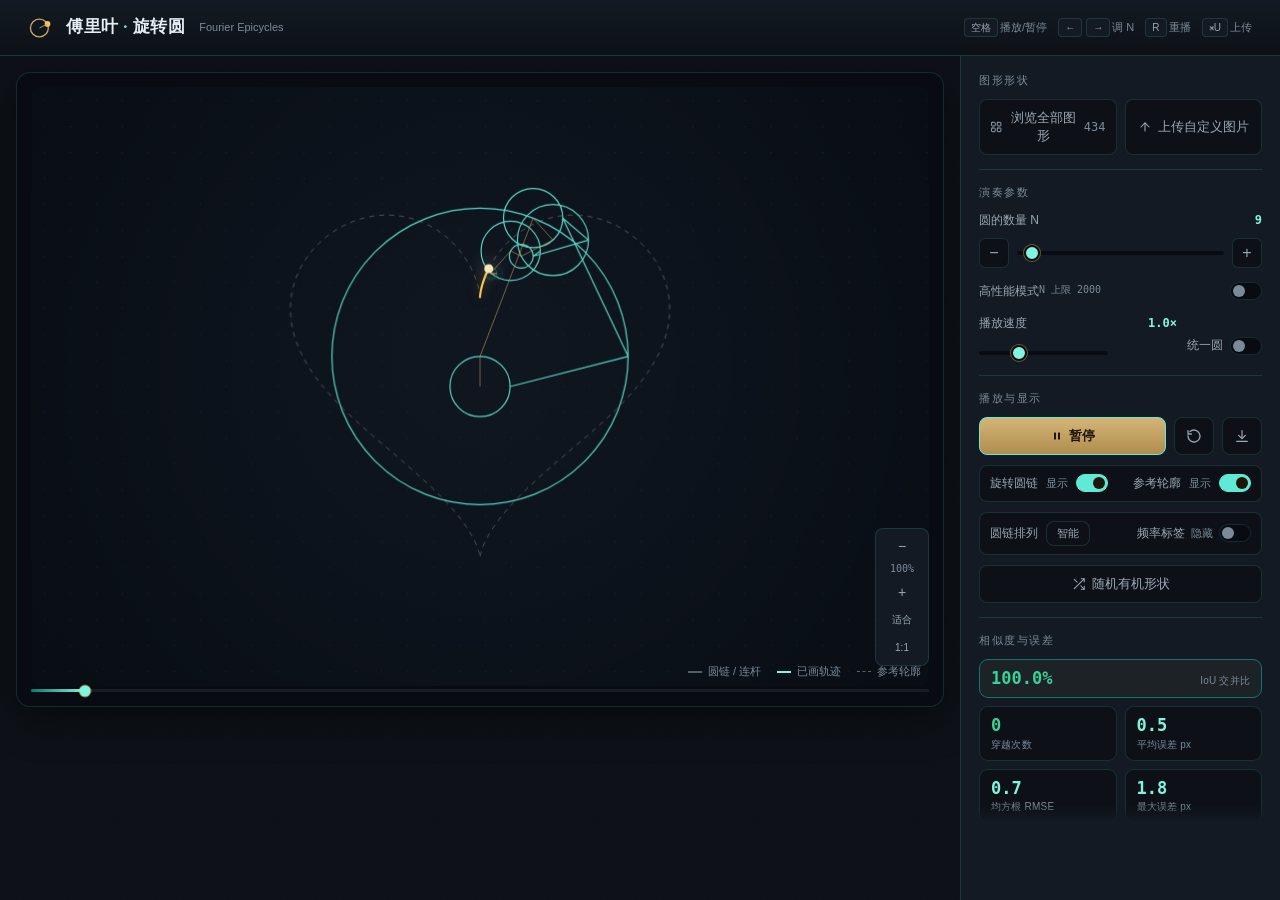
<file: fourier_circle/index.html>
<!DOCTYPE html>
<html lang="zh-CN">
<head>
<meta charset="UTF-8">
<meta name="viewport" content="width=device-width, initial-scale=1.0">
<title>傅里叶 · 旋转圆可视化</title>
<link rel="icon" href="data:image/svg+xml,%3Csvg xmlns='http://www.w3.org/2000/svg' viewBox='0 0 32 32'%3E%3Ccircle cx='14' cy='16' r='11' fill='none' stroke='%23C9A86A' stroke-width='2'/%3E%3Ccircle cx='24' cy='11' r='3.5' fill='%23E7CE97'/%3E%3C/svg%3E">
<style>
:root{
  --bg-base:#0D1117; --bg-stage:#080C12; --bg-surface:#131A23; --bg-elevated:#1B2430;
  --bg-inset:#080C12; --hairline:rgba(94,234,212,0.14); --hairline-strong:rgba(94,234,212,0.32);
  --brass:#5EEAD4; --brass-bright:#7FF5E0; --brass-deep:#0F766E; --ice:#9AA7B4;
  --ink-1:#E6EDF3; --ink-2:#9AA7B4; --ink-3:#7A8A99; --danger:#F87171; --sage:#34D399;
  --trail:#F5C451; --nib:#FFD97A;
  --font-display:"Noto Serif SC","Songti SC","STSong",serif;
  --font-ui:-apple-system,BlinkMacSystemFont,"Segoe UI","PingFang SC","Hiragino Sans GB","Microsoft YaHei",sans-serif;
  --font-num:"SF Mono","JetBrains Mono",ui-monospace,Menlo,monospace;
}
*{margin:0;padding:0;box-sizing:border-box}
html,body{background:var(--bg-base);color:var(--ink-1);font-family:var(--font-ui);font-size:13px;line-height:1.55}
button{font-family:inherit;color:inherit}
.serif{font-family:var(--font-display)}
.mono{font-family:var(--font-num);font-variant-numeric:tabular-nums}
svg{display:block}
body::before{content:"";position:fixed;inset:0;pointer-events:none;z-index:1;
  background-image:url("data:image/svg+xml,%3Csvg xmlns='http://www.w3.org/2000/svg' width='160' height='160'%3E%3Cfilter id='n'%3E%3CfeTurbulence type='fractalNoise' baseFrequency='0.9' numOctaves='2'/%3E%3C/filter%3E%3Crect width='100%25' height='100%25' filter='url(%23n)' opacity='0.5'/%3E%3C/svg%3E");
  opacity:.035;mix-blend-mode:overlay}

/* ===== 顶栏 ===== */
header{height:56px;padding:0 28px;display:flex;align-items:center;justify-content:space-between;
  border-bottom:1px solid var(--hairline);background:linear-gradient(180deg,#131A23,#0D1117);position:relative;z-index:20}
.brand{display:flex;align-items:center;gap:12px}
.brand h1{font-size:17px;font-weight:600;letter-spacing:.5px;color:var(--ink-1)}
.brand h1 em{font-style:normal;color:var(--brass)}
.brand .sub{font-size:11px;color:var(--ink-3);margin-left:2px}
.kbd{font-size:11px;color:var(--ink-3)}
.kbd kbd{display:inline-block;padding:1px 6px;border:1px solid var(--hairline);border-radius:4px;
  background:var(--bg-surface);color:var(--ink-2);font-family:inherit;font-size:10px;margin:0 2px}

/* ===== 主体 ===== */
.layout{display:flex;max-width:1440px;margin:0 auto;min-height:calc(100vh - 56px);position:relative;z-index:1}
.main{flex:1;padding:16px;min-width:0;display:flex;flex-direction:column}
.rail{width:320px;flex:0 0 320px;border-left:1px solid var(--hairline);background:var(--bg-surface);
  padding:16px 18px 24px;display:flex;flex-direction:column;gap:0;overflow-y:auto;position:relative}
.rail::after{content:"";position:sticky;left:0;right:0;bottom:0;height:18px;margin-top:-18px;
  background:linear-gradient(to top,var(--bg-surface),transparent);pointer-events:none;z-index:2}
/* 移动端抽屉头部（桌面隐藏） */
.rail-head{display:none}

/* ===== 舞台 ===== */
.stage{background:var(--bg-stage);border:1px solid var(--hairline);border-radius:14px;padding:14px 14px 20px;
  box-shadow:0 12px 40px rgba(0,0,0,.45);position:relative}
.stage canvas{display:block;width:100%;height:auto;border-radius:8px;background:var(--bg-stage)}
.legend{position:absolute;right:22px;bottom:26px;display:flex;gap:16px;font-size:11px;color:var(--ink-3);pointer-events:none}
.legend i{display:inline-block;width:14px;height:0;vertical-align:middle;margin-right:6px}
.legend .l-chain{border-top:2px solid rgba(154,169,178,.5)}
.legend .l-trace{border-top:2px solid var(--brass-bright)}
.legend .l-tgt{border-top:1px dashed rgba(160,155,145,.6)}
/* 时间轴 */
.timeline{position:absolute;left:14px;right:14px;bottom:8px;height:14px;cursor:pointer;touch-action:none}
.timeline .trk{position:absolute;left:0;right:0;top:5px;height:3px;border-radius:2px;background:rgba(255,255,255,.07)}
.timeline .trkfill{position:absolute;left:0;top:5px;height:3px;border-radius:2px;
  background:linear-gradient(90deg,var(--brass-deep),var(--brass-bright));width:0%}
.timeline .trkhead{position:absolute;top:5px;width:11px;height:11px;border-radius:50%;background:var(--brass-bright);
  transform:translate(-50%,-3.5px);box-shadow:0 0 0 1px rgba(245,196,81,.5);left:0%}

/* ===== 右轨区块 ===== */
.sec + .sec{border-top:1px solid var(--hairline);margin-top:14px;padding-top:14px}
.sec-title{font-size:11px;letter-spacing:1.5px;color:var(--ink-3);text-transform:uppercase;margin-bottom:10px;
  display:flex;align-items:center;justify-content:space-between;cursor:pointer;user-select:none}
.sec-title .caret{transition:transform .18s;color:var(--ink-3)}
.sec.collapsed .sec-title .caret{transform:rotate(-90deg)}
.sec.collapsed .sec-body{display:none}

/* 浏览全部按钮 */
.browse-row{display:flex}
.browse-all{width:100%;justify-content:center;display:flex;align-items:center;gap:8px;padding:10px}
.browse-count{color:var(--ink-3);font-size:12px;font-family:var(--font-num)}

/* 图形库弹窗 */
.browse-ov{position:fixed;inset:0;background:rgba(6,5,4,0.72);z-index:60;display:none;align-items:center;justify-content:center;padding:20px}
.browse-ov.open{display:flex}
.browse-modal{width:1080px;max-width:100%;height:80vh;background:var(--bg-surface);border:1px solid var(--hairline);border-radius:14px;display:flex;flex-direction:column;overflow:hidden;box-shadow:0 24px 60px rgba(0,0,0,0.5)}
.browse-head{display:flex;align-items:center;gap:12px;padding:14px 18px;border-bottom:1px solid var(--hairline)}
.browse-title{font-size:15px;font-weight:600;color:var(--ink-1);white-space:nowrap}
.browse-total{color:var(--ink-3);font-size:12px;font-family:var(--font-num);margin-left:4px}
.browse-search-row{flex:1;position:relative}
.browse-search-row input{width:100%;padding:8px 12px;background:var(--bg-inset);border:1px solid var(--hairline);border-radius:8px;color:var(--ink-1);font-size:13px;outline:none}
.browse-res{position:absolute;right:10px;top:50%;transform:translateY(-50%);font-size:11px;color:var(--ink-3);font-family:var(--font-num)}
.browse-x{background:none;border:none;color:var(--ink-2);cursor:pointer;padding:6px;border-radius:6px}
.browse-x:hover{background:var(--bg-inset);color:var(--ink-1)}
.browse-body{display:flex;flex:1;min-height:0}
.browse-nav{width:160px;border-right:1px solid var(--hairline);overflow-y:auto;padding:10px 8px;flex-shrink:0}
.browse-nav button{display:flex;justify-content:space-between;align-items:center;width:100%;padding:8px 10px;background:none;border:none;color:var(--ink-2);font-size:13px;cursor:pointer;border-radius:7px;text-align:left}
.browse-nav button.on{background:var(--bg-inset);color:var(--ink-1)}
.browse-nav .nav-count{font-size:11px;color:var(--ink-3);font-family:var(--font-num)}
.browse-grid-wrap{flex:1;overflow-y:auto;padding:14px}
.browse-grid{display:grid;grid-template-columns:repeat(6,1fr);gap:10px}
.browse-cell{aspect-ratio:1;background:var(--bg-inset);border:1px solid var(--hairline);border-radius:10px;display:flex;align-items:center;justify-content:center;cursor:pointer;position:relative;overflow:hidden;transition:border-color .15s}
.browse-cell:hover{border-color:var(--gold)}
.browse-cell.on{border-color:var(--gold);box-shadow:0 0 0 1px var(--gold)}
.browse-cell canvas{width:60%;height:60%}
.browse-cell .cell-name{position:absolute;bottom:2px;left:0;right:0;text-align:center;font-size:9px;color:var(--ink-3);white-space:nowrap;overflow:hidden;text-overflow:ellipsis}
.browse-cell svg{width:62%;height:62%}
.browse-cell svg path,.browse-cell svg circle,.browse-cell svg rect{fill:#F5C451;stroke:none}
/* 弹窗首位：上传自定义特殊磁贴 */
.browse-cell.upload-cell{border:1.5px dashed var(--brass-deep);background:rgba(201,168,106,0.05);flex-direction:column;gap:3px}
.browse-cell.upload-cell:hover{border-style:solid;border-color:var(--gold)}
.browse-cell.upload-cell .uc-ic{width:42%;height:42%;display:flex;align-items:center;justify-content:center}
.browse-cell.upload-cell .uc-ic svg{width:100%;height:100%}
.browse-cell.upload-cell .uc-ic svg path{fill:none;stroke:var(--brass-bright);stroke-width:1.7;stroke-linecap:round;stroke-linejoin:round}
.browse-cell.upload-cell .uc-name{font-size:10px;color:var(--brass-bright);letter-spacing:.3px}
.browse-cell.upload-cell .uc-badge{position:absolute;top:4px;right:4px;font-size:8px;color:#1C1508;background:var(--sage);border-radius:8px;padding:1px 6px;font-weight:700}
.browse-cell.upload-cell.loaded{border-color:rgba(150,168,131,0.6)}
.browse-empty{text-align:center;color:var(--ink-3);padding:40px;font-size:13px}
@media(max-width:720px){
  .browse-ov{padding:0}
  .browse-modal{width:100%;height:100vh;border-radius:0}
  .browse-body{flex-direction:column}
  .browse-nav{width:100%;display:flex;overflow-x:auto;overflow-y:none;border-right:none;border-bottom:1px solid var(--hairline);padding:6px}
  .browse-nav button{white-space:nowrap;width:auto}
  .browse-grid{grid-template-columns:repeat(4,1fr)}
}

/* 上传磁贴已加载角标 */
.upload-tile .loaded-badge{position:absolute;right:2px;bottom:2px;width:14px;height:14px;border-radius:50%;
  background:#7BA88A;color:#fff;font-size:9px;display:flex;align-items:center;justify-content:center;
  box-shadow:0 0 0 1px var(--bg-surface);pointer-events:none}
.upload-tile.loaded{outline:1px solid rgba(123,168,138,0.5)}

/* 缩放控件 */
.zoomctl{position:absolute;right:14px;bottom:40px;display:flex;flex-direction:column;align-items:center;gap:2px;
  background:var(--bg-surface);border:1px solid var(--hairline);border-radius:8px;padding:4px;z-index:5}
.zoomctl button{width:26px;height:26px;border:none;background:transparent;color:var(--ink-2);
  cursor:pointer;border-radius:5px;font-size:14px}
.zoomctl button:hover{background:var(--bg-inset);color:var(--ink-1)}
.zoomctl #zoomFit,.zoomctl #zoomReset{width:auto;padding:2px 6px;font-size:10px;white-space:nowrap}
.zoomctl #zoomLbl{font-size:10px;color:var(--ink-3);min-width:44px;text-align:center;font-family:var(--font-num)}

/* 分组画廊 */
.g-tabs{display:flex;flex-wrap:wrap;gap:4px;margin-bottom:8px}
.g-tabs button{padding:4px 8px;border-radius:6px;border:1px solid var(--hairline);background:var(--bg-base);
  color:var(--ink-2);font-size:11px;cursor:pointer}
.g-tabs button.on{background:var(--brass);color:#1C1508;border-color:var(--brass);font-weight:600}
.g-search{display:flex;gap:6px;align-items:center;margin-bottom:8px}
.g-search input{flex:1;padding:6px 8px;border-radius:6px;border:1px solid var(--hairline);
  background:var(--bg-inset);color:var(--ink-1);font-size:12px;outline:none}
.g-search input:focus{border-color:var(--brass)}
.g-count{font-size:10px;color:var(--ink-3);white-space:nowrap;font-family:var(--font-num)}
.g-empty{font-size:11px;color:var(--ink-3);text-align:center;padding:14px 0}
.gallery{display:grid;grid-template-columns:repeat(5,1fr);gap:8px}
.tile canvas{width:100%;height:100%;display:block}
.gallery{display:grid;grid-template-columns:repeat(5,1fr);gap:8px}
.tile{aspect-ratio:1/1;background:var(--bg-base);border:1px solid var(--hairline);border-radius:10px;
  display:flex;align-items:center;justify-content:center;cursor:pointer;transition:all .15s;position:relative}
.tile svg{width:62%;height:62%;stroke:var(--ink-2);fill:none;stroke-width:1.5;stroke-linecap:round;stroke-linejoin:round}
.tile:hover{border-color:var(--brass);transform:translateY(-1px)}
.tile:hover svg{stroke:var(--brass)}
.tile.active{border:1.5px solid var(--brass);box-shadow:0 0 0 1.5px var(--brass),0 4px 14px rgba(201,168,106,.22)}
.tile.active svg{stroke:var(--brass-bright)}
.tile.upload-tile{border-style:dashed;border-color:var(--hairline-strong)}
.tile.upload-tile svg{stroke:var(--brass)}
.tile.upload-tile:hover{border-style:solid}
.tile .thumb-img{position:absolute;inset:4px;border-radius:7px;background-size:cover;background-position:center}

/* 字段/滑块 */
.field{margin-bottom:14px}
.field:last-child{margin-bottom:0}
.field label{display:flex;justify-content:space-between;font-size:12px;color:var(--ink-2);margin-bottom:8px}
.field label .val{color:var(--brass-bright);font-weight:600}
.stepper{display:flex;align-items:center;gap:8px}
.step-btn{width:30px;height:30px;flex:0 0 30px;border-radius:6px;background:var(--bg-base);border:1px solid var(--hairline);
  color:var(--ink-2);font-size:16px;cursor:pointer;display:flex;align-items:center;justify-content:center}
.step-btn:hover{border-color:var(--brass);color:var(--ink-1)}
.step-btn:disabled{opacity:.35;cursor:not-allowed}
input[type=range]{flex:1;height:4px;appearance:none;-webkit-appearance:none;background:var(--bg-inset);
  border-radius:2px;outline:none;cursor:pointer}
input[type=range]::-webkit-slider-thumb{appearance:none;-webkit-appearance:none;width:16px;height:16px;border-radius:50%;
  background:var(--brass-bright);cursor:pointer;border:2px solid var(--bg-stage);box-shadow:0 0 0 1px rgba(245,196,81,.4)}
input[type=range]::-moz-range-thumb{width:14px;height:14px;border-radius:50%;background:var(--brass-bright);
  cursor:pointer;border:2px solid var(--bg-stage)}

/* 按钮 */
.btn-row{display:flex;gap:8px;margin-bottom:10px}
.btn{flex:1;padding:9px 10px;border-radius:8px;border:1px solid var(--hairline);background:var(--bg-base);
  color:var(--ink-2);font-size:13px;cursor:pointer;display:inline-flex;align-items:center;justify-content:center;gap:6px;transition:all .12s}
.btn:hover{border-color:var(--brass);color:var(--ink-1)}
.btn:active{transform:translateY(1px);background:var(--bg-inset)}
.btn.primary{background:linear-gradient(180deg,#D4B578,#B08D4F);border-color:var(--brass);color:#1C1508;font-weight:600}
.btn.primary:hover{filter:brightness(1.08);color:#1C1508}
.btn.icon-only{flex:0 0 40px;width:40px}
.btn:disabled{opacity:.4;cursor:not-allowed}

/* 开关 */
.toggles{display:flex;flex-direction:column;gap:10px}
.toggle-row{display:flex;align-items:center;justify-content:space-between;padding:8px 10px;
  background:var(--bg-base);border:1px solid var(--hairline);border-radius:8px}
.toggle-row .t-label{font-size:12px;color:var(--ink-2);display:flex;align-items:center;gap:8px}
.toggle-row .t-state{font-size:11px;color:var(--ink-3)}
.switch{width:32px;height:18px;border-radius:9px;background:var(--bg-inset);border:1px solid var(--hairline);
  position:relative;cursor:pointer;transition:all .18s;flex:0 0 auto}
.switch::after{content:"";position:absolute;top:2px;left:2px;width:12px;height:12px;border-radius:50%;
  background:var(--ink-3);transition:all .18s cubic-bezier(.22,1,.36,1)}
.switch.on{background:var(--brass);border-color:var(--brass)}
.switch.on::after{left:16px;background:#1C1508}

/* 统计卡：主指标整行 + 辅助指标两两一行(2×2)，文字完整不截断 */
.stats{display:grid;grid-template-columns:repeat(2,1fr);gap:8px}
.stat{background:var(--bg-base);border:1px solid var(--hairline);border-radius:9px;padding:9px 11px;min-width:0}
.stat-main{grid-column:span 2;border-color:var(--brass-deep);background:rgba(201,168,106,0.06);
  display:flex;align-items:baseline;gap:10px}
.stat-main .num{font-size:20px}
.stat-main .lab{margin-top:0;margin-left:auto;font-size:10px}
.stat .num{font-size:17px;font-weight:700;color:var(--brass-bright);font-family:var(--font-num);
  font-variant-numeric:tabular-nums;line-height:1.15;white-space:nowrap}
.stat .num.good{color:var(--sage)}
.stat .num.bad{color:var(--danger)}
.stat .lab{font-size:10px;color:var(--ink-3);margin-top:3px;letter-spacing:.2px;line-height:1.2;white-space:nowrap}

/* ===== 弹窗 ===== */
.overlay{position:fixed;inset:0;background:rgba(8,7,6,.72);display:flex;align-items:center;justify-content:center;
  z-index:100;opacity:0;pointer-events:none;transition:opacity .18s}
.overlay.open{opacity:1;pointer-events:auto}
.modal{width:500px;max-width:94vw;max-height:92vh;overflow-y:auto;background:var(--bg-elevated);
  border:1px solid var(--hairline-strong);border-radius:14px;
  box-shadow:0 24px 64px rgba(0,0,0,.6),0 0 0 1px rgba(201,168,106,.18);padding:20px 22px;
  transform:translateY(12px);transition:transform .24s cubic-bezier(.22,1,.36,1)}
.overlay.open .modal{transform:translateY(0)}
.modal-head{display:flex;justify-content:space-between;align-items:center;margin-bottom:14px}
.modal-head h3{font-size:15px;font-weight:600;color:var(--ink-1)}
.modal-close{width:28px;height:28px;border-radius:6px;border:1px solid var(--hairline);background:transparent;
  color:var(--ink-2);cursor:pointer;display:flex;align-items:center;justify-content:center}
.modal-close:hover{border-color:var(--brass);color:var(--ink-1)}

/* 拖拽空态 */
.dropzone{height:170px;border:1.5px dashed var(--hairline-strong);border-radius:10px;background:var(--bg-inset);
  display:flex;flex-direction:column;align-items:center;justify-content:center;gap:10px;cursor:pointer;transition:all .15s;margin-bottom:14px}
.dropzone.drag{border-style:solid;border-color:var(--brass);background:var(--bg-elevated)}
.dropzone .dz-title{font-size:13px;color:var(--ink-1)}
.dropzone .dz-sub{font-size:11px;color:var(--ink-3);text-align:center;line-height:1.6;padding:0 20px}
.dropzone.err{border-color:var(--danger)}
.dropzone .spin{width:26px;height:26px;border:2px solid var(--hairline);border-top-color:var(--brass);
  border-radius:50%;animation:spin .9s linear infinite;display:none}
.dropzone.loading .spin{display:block}
.dropzone.loading .dz-ic{display:none}
@keyframes spin{to{transform:rotate(360deg)}}

.preview{display:grid;grid-template-columns:1fr 1fr;gap:12px;margin-bottom:14px}
.pv-box{aspect-ratio:4/3;background:var(--bg-inset);border:1px solid var(--hairline);border-radius:10px;
  overflow:hidden;position:relative}
.pv-box canvas{width:100%;height:100%;display:block}
.pv-cap{position:absolute;left:8px;bottom:6px;font-size:10px;color:var(--ink-3);background:rgba(10,9,8,.7);
  padding:1px 6px;border-radius:4px}
.pv-toggle{position:absolute;right:8px;top:6px;font-size:10px;color:var(--ink-2);background:rgba(10,9,8,.7);
  border:1px solid var(--hairline);border-radius:4px;padding:1px 6px;cursor:pointer}
.pv-toggle.on{color:var(--brass-bright);border-color:var(--brass)}

.seg{display:flex;background:var(--bg-inset);border:1px solid var(--hairline);border-radius:8px;padding:3px;margin-bottom:14px}
.seg button{flex:1;padding:6px;border:none;background:transparent;color:var(--ink-2);font-size:12px;cursor:pointer;border-radius:6px}
.seg button.on{background:var(--brass);color:#1C1508;font-weight:600}
.warnbar{display:none;background:rgba(192,122,90,.15);border:1px solid rgba(192,122,90,.4);color:#D8A88E;
  font-size:11px;border-radius:8px;padding:8px 10px;margin-bottom:12px;gap:8px;align-items:center}
.warnbar.show{display:flex}
.warnbar select{margin-left:auto;background:var(--bg-inset);color:var(--ink-1);border:1px solid var(--hairline);
  border-radius:5px;font-size:11px;padding:2px 4px}
.errbar{display:none;background:rgba(192,122,90,.12);border:1px solid var(--danger);color:#D8A88E;
  font-size:12px;border-radius:8px;padding:10px 12px;margin-bottom:12px;line-height:1.6}
.errbar.show{display:block}
.modal-actions{display:flex;gap:8px;margin-top:6px}
.modal-actions .btn.ghost{flex:1}

/* 计算遮罩 */
.compute-ov{position:fixed;inset:0;background:rgba(8,7,6,.6);display:flex;align-items:center;justify-content:center;
  gap:12px;z-index:300;color:var(--brass-bright);font-size:14px;opacity:0;pointer-events:none;transition:opacity .15s}
.compute-ov.show{opacity:1;pointer-events:auto}
.compute-ov .spin{width:22px;height:22px;border:2px solid var(--hairline);border-top-color:var(--brass);
  border-radius:50%;animation:spin .8s linear infinite}

/* toast */
.toast{position:fixed;left:24px;bottom:24px;background:var(--bg-elevated);border:1px solid var(--hairline-strong);
  border-radius:10px;padding:10px 16px;font-size:12px;color:var(--ink-1);box-shadow:0 12px 32px rgba(0,0,0,.5);
  display:flex;align-items:center;gap:8px;z-index:200;opacity:0;transform:translateY(8px);
  transition:all .2s;pointer-events:none}
.toast.show{opacity:1;transform:translateY(0)}
.toast .dot{width:6px;height:6px;border-radius:50%;background:var(--sage)}
.toast.err .dot{background:var(--danger)}

/* 移动端横滑缩略条 + 底栏 */
.mstrip{display:none;gap:10px;overflow-x:auto;padding:10px 4px;scrollbar-width:none}
.mstrip::-webkit-scrollbar{display:none}
.mtile{flex:0 0 46px;width:46px;height:46px;border-radius:50%;background:var(--bg-surface);
  border:1px solid var(--hairline);display:flex;align-items:center;justify-content:center;cursor:pointer}
.mtile svg{width:60%;height:60%;stroke:var(--ink-2);fill:none;stroke-width:1.6;stroke-linecap:round;stroke-linejoin:round}
.mtile.active{border:1.5px solid var(--brass);box-shadow:0 0 0 1.5px var(--brass)}
.mtile.active svg{stroke:var(--brass-bright)}
.mtoolbar{display:none}
@media (max-width:719px){ .desktop-only{display:none !important} }

@media (max-width:719px){
  html,body{height:100%;overflow:hidden}
  header{height:48px;padding:0 14px}
  .brand h1{font-size:14px}
  .brand .sub,.kbd{display:none}
  .layout{flex-direction:column;height:calc(100vh - 48px);padding-bottom:56px;box-sizing:border-box}
  .main{padding:10px;order:1;flex:1 1 auto;min-height:0;display:flex;flex-direction:column}
  .stage{flex:1 1 auto;min-height:0;display:flex;flex-direction:column}
  .stage canvas{flex:1 1 auto;width:100%!important;height:100%!important;object-fit:contain}
  .legend{display:none}
  .mstrip{display:flex;order:2;flex:0 0 auto}
  .rail{position:fixed;left:0;right:0;bottom:56px;width:100%;flex:none;max-height:calc(100vh - 48px - 56px - 72px);z-index:90;
    border-left:none;border-top:1px solid var(--hairline);transform:translateY(105%);transition:transform .24s cubic-bezier(.22,1,.36,1);
    padding:0;overflow-y:auto;overflow-x:hidden}
  .rail.open{transform:translateY(0)}
  .rail-head{display:flex;align-items:center;gap:10px;padding:10px 14px 12px;flex:0 0 auto;
    background:var(--bg-elevated);border-bottom:1px solid var(--hairline);position:sticky;top:0;z-index:3;touch-action:none}
  .rail-handle{position:absolute;left:50%;top:6px;transform:translateX(-50%);width:36px;height:4px;border-radius:2px;background:var(--hairline-strong)}
  .rail-head-title{font-size:12px;color:var(--ink-3);letter-spacing:1px;margin-left:4px}
  .rail-head-actions{margin-left:auto;display:flex;align-items:center;gap:8px}
  .rail-x{width:32px;height:32px;border-radius:8px;border:1px solid var(--hairline);background:transparent;color:var(--ink-2);
    display:flex;align-items:center;justify-content:center;cursor:pointer}
  .rail-x:hover{border-color:var(--brass);color:var(--ink-1)}
  .rail-done{min-height:32px;padding:0 18px;border-radius:8px;border:1px solid var(--brass);
    background:linear-gradient(180deg,#D4B578,#B08D4F);color:#1C1508;font-weight:600;font-size:13px;cursor:pointer}
  .rail-done:active{transform:translateY(1px)}
  .rail .sec{padding-left:16px;padding-right:16px}
  .mtoolbar{display:flex;position:fixed;left:0;right:0;bottom:0;height:56px;z-index:80;
    background:var(--bg-elevated);border-top:1px solid var(--hairline);align-items:center;justify-content:space-around;padding:0 10px}
  .mtoolbar .btn{flex:0 0 auto;padding:9px 14px}
  body.rail-open{overflow:hidden}
  /* 上传弹窗窄屏：预览上下堆叠，弹窗不溢出 */
  .modal{max-height:92vh}
  .preview{grid-template-columns:1fr}
  .modal-actions{flex-wrap:wrap}
  .modal-actions .btn.ghost{flex:1 1 100%;order:3}
}
/* 移动端抽屉遮罩（点击关闭） */
.rail-scrim{position:fixed;left:0;right:0;top:48px;bottom:56px;background:rgba(8,7,6,.55);
  z-index:85;opacity:0;pointer-events:none;transition:opacity .2s;display:none}
body.rail-open .rail-scrim{opacity:1;pointer-events:auto}
@media (prefers-reduced-motion:reduce){
  *{transition:none!important;animation:none!important}
}
</style>
</head>
<body>

<header>
  <div class="brand">
    <svg width="26" height="26" viewBox="0 0 32 32" fill="none">
      <circle cx="14" cy="16" r="11" stroke="#C9A86A" stroke-width="1.6"/>
      <circle cx="24" cy="11" r="3.5" fill="#F5C451"/>
      <line x1="14" y1="16" x2="24" y2="11" stroke="#C9A86A" stroke-width="1"/>
    </svg>
    <h1 class="serif">傅里叶 <em>·</em> 旋转圆</h1>
    <span class="sub">Fourier Epicycles</span>
  </div>
  <div class="kbd">
    <kbd>空格</kbd>播放/暂停 &nbsp; <kbd>←</kbd><kbd>→</kbd>调 N &nbsp; <kbd>R</kbd>重播 &nbsp; <kbd>⌘U</kbd>上传
  </div>
</header>

<div class="layout">
  <div class="main">
    <div class="stage">
      <canvas id="canvas" width="900" height="600"></canvas>
      <div class="zoomctl">
        <button id="zoomOut" title="缩小">−</button>
        <span id="zoomLbl">100%</span>
        <button id="zoomIn" title="放大">+</button>
        <button id="zoomFit" title="适应窗口">适合</button>
        <button id="zoomReset" title="100%">1:1</button>
      </div>
      <div class="legend">
        <span><i class="l-chain"></i>圆链 / 连杆</span>
        <span><i class="l-trace"></i>已画轨迹</span>
        <span><i class="l-tgt"></i>参考轮廓</span>
      </div>
      <div class="timeline" id="timeline">
        <div class="trk"></div><div class="trkfill" id="trkfill"></div><div class="trkhead" id="trkhead"></div>
      </div>
    </div>
  </div>

  <div class="mstrip" id="mstrip"></div>

  <aside class="rail" id="rail">
    <div class="rail-head" id="railHead">
      <div class="rail-handle"><span></span></div>
      <span class="rail-head-title">控制台</span>
      <div class="rail-head-actions">
        <button class="rail-x" id="railX" aria-label="关闭">
          <svg width="16" height="16" viewBox="0 0 24 24" fill="none" stroke="currentColor" stroke-width="2" stroke-linecap="round"><path d="M18 6 6 18M6 6l12 12"/></svg>
        </button>
        <button class="rail-done" id="railDone">完成</button>
      </div>
    </div>
    <div class="sec" data-sec="gallery">
      <div class="sec-title">图形形状</div>
      <div class="sec-body">
        <div class="browse-row" style="display:flex;gap:8px;flex-wrap:wrap">
          <button class="btn browse-all" id="browseAllBtn">
            <svg width="14" height="14" viewBox="0 0 24 24" fill="none" stroke="currentColor" stroke-width="1.8" stroke-linecap="round" stroke-linejoin="round"><rect x="3" y="3" width="7" height="7" rx="1"/><rect x="14" y="3" width="7" height="7" rx="1"/><rect x="3" y="14" width="7" height="7" rx="1"/><rect x="14" y="14" width="7" height="7" rx="1"/></svg>
            浏览全部图形 <span class="browse-count" id="browseCount">433</span>
          </button>
          <button class="btn browse-all" id="uploadTopBtn">
            <svg width="14" height="14" viewBox="0 0 24 24" fill="none" stroke="currentColor" stroke-width="1.8" stroke-linecap="round" stroke-linejoin="round"><path d="M12 19V5"/><path d="M5 12l7-7 7 7"/></svg>
            <span id="uploadTopTxt">上传自定义图片</span>
          </button>
        </div>
      </div>
    </div>

    <div class="sec" data-sec="param">
      <div class="sec-title">演奏参数</div>
      <div class="sec-body">
        <div class="field">
          <label>圆的数量 N <span class="val mono" id="nVal">40</span></label>
          <div class="stepper">
            <button class="step-btn" id="nMinus" aria-label="减少 N">−</button>
            <input type="range" id="nSlider" min="1" max="500" value="40">
            <button class="step-btn" id="nPlus" aria-label="增加 N">+</button>
          </div>
        </div>
        <div class="field desktop-only" style="display:flex;align-items:center;justify-content:space-between;gap:8px">
          <label style="margin:0">高性能模式 <span class="mono" style="font-size:10px;color:var(--ink-3)">N 上限 2000</span></label>
          <span style="display:flex;align-items:center;gap:6px">
            <div class="switch" id="hpSwitch" role="switch" aria-checked="false" tabindex="0"></div>
          </span>
        </div>
        <div class="field" style="display:flex;align-items:center;gap:10px">
          <div style="flex:1;min-width:0">
            <label>播放速度 <span class="val mono" id="speedVal">1.0×</span></label>
            <input type="range" id="speedSlider" min="0.2" max="3" step="0.1" value="1">
          </div>
          <div style="display:flex;align-items:center;gap:7px;flex:0 0 auto;padding-top:16px">
            <span style="font-size:12px;color:var(--ink-2);white-space:nowrap">统一圆</span>
            <div class="switch" id="uniformSwitch" role="switch" tabindex="0" aria-checked="false"></div>
          </div>
        </div>
      </div>
    </div>

    <div class="sec" data-sec="play">
      <div class="sec-title">播放与显示</div>
      <div class="sec-body">
        <div class="btn-row">
          <button class="btn primary" id="playBtn">
            <svg id="playIco" width="12" height="12" viewBox="0 0 24 24" fill="currentColor"><rect x="6" y="5" width="4" height="14" rx="1"/><rect x="14" y="5" width="4" height="14" rx="1"/></svg>
            <span id="playTxt">暂停</span>
          </button>
          <button class="btn icon-only" id="replayBtn" title="重新播放 (R)" aria-label="重新播放">
            <svg width="16" height="16" viewBox="0 0 24 24" fill="none" stroke="currentColor" stroke-width="2" stroke-linecap="round"><path d="M3 12 a9 9 0 1 0 3-6.7"/><path d="M3 4 v5 h5"/></svg>
          </button>
          <button class="btn icon-only" id="exportBtn" title="导出当前帧 PNG" aria-label="导出 PNG">
            <svg width="16" height="16" viewBox="0 0 24 24" fill="none" stroke="currentColor" stroke-width="1.8" stroke-linecap="round" stroke-linejoin="round"><path d="M12 4v11"/><path d="m7 11 5 5 5-5"/><path d="M4 20h16"/></svg>
          </button>
        </div>
        <div class="toggles">
          <div class="toggle-row" style="display:flex;justify-content:space-between;gap:12px;flex-wrap:wrap">
            <span style="display:flex;align-items:center;gap:8px"><span class="t-label">旋转圆链</span><span class="t-state" id="circState">显示</span><div class="switch on" id="circSwitch" role="switch" aria-checked="true" tabindex="0"></div></span>
            <span style="display:flex;align-items:center;gap:8px"><span class="t-label">参考轮廓</span><span class="t-state" id="tgtState">显示</span><div class="switch on" id="tgtSwitch" role="switch" aria-checked="true" tabindex="0"></div></span>
          </div>
          <div class="toggle-row" style="display:flex;justify-content:space-between;align-items:center;gap:8px;flex-wrap:wrap">
            <span style="display:flex;align-items:center;gap:8px"><span class="t-label">圆链排列</span><button class="btn" id="orderBtn" style="padding:4px 10px;font-size:11px">智能</button></span>
            <span style="display:flex;align-items:center;gap:6px"><span class="t-label">频率标签</span><span class="t-state" id="freqState">隐藏</span><div class="switch" id="freqSwitch" role="switch" aria-checked="false" tabindex="0"></div></span>
          </div>
          <button class="btn" id="randomBtn">
            <svg width="14" height="14" viewBox="0 0 24 24" fill="none" stroke="currentColor" stroke-width="1.8" stroke-linecap="round" stroke-linejoin="round"><path d="M16 3h5v5"/><path d="M4 20 21 3"/><path d="M21 16v5h-5"/><path d="m15 15 6 6"/><path d="M4 4l5 5"/></svg>
            随机有机形状
          </button>
        </div>
      </div>
    </div>

    <div class="sec" data-sec="stat">
      <div class="sec-title">相似度与误差</div>
      <div class="sec-body">
        <div class="stats">
          <div class="stat stat-main"><div class="num" id="simScore">--</div><div class="lab">IoU 交并比</div></div>
          <div class="stat"><div class="num" id="statCross">--</div><div class="lab">穿越次数</div></div>
          <div class="stat"><div class="num" id="statMean">--</div><div class="lab">平均误差 px</div></div>
          <div class="stat"><div class="num" id="statRMSE">--</div><div class="lab">均方根 RMSE</div></div>
          <div class="stat"><div class="num" id="statMax">--</div><div class="lab">最大误差 px</div></div>
        </div>
      </div>
    </div>
  </aside>
</div>

<!-- 上传弹窗 -->
<div class="overlay" id="overlay">
  <div class="modal">
    <div class="modal-head">
      <h3 class="serif">上传自定义图形</h3>
      <button class="modal-close" id="modalClose" aria-label="关闭">
        <svg width="14" height="14" viewBox="0 0 24 24" stroke="currentColor" stroke-width="2" stroke-linecap="round"><path d="M6 6 L18 18 M18 6 L6 18"/></svg>
      </button>
    </div>

    <div class="warnbar" id="warnbar">
      <svg width="14" height="14" viewBox="0 0 24 24" fill="none" stroke="currentColor" stroke-width="1.8" stroke-linecap="round"><path d="M12 3 L22 20 H2 Z"/><path d="M12 10 v4"/><circle cx="12" cy="17" r=".5" fill="currentColor"/></svg>
      <span id="warnText">检测到多个闭合区域</span>
      <select id="ringSelect"></select>
    </div>
    <div class="errbar" id="errbar"></div>

    <div class="dropzone" id="dropzone">
      <svg class="dz-ic" width="30" height="30" viewBox="0 0 24 24" fill="none" stroke="#C9A86A" stroke-width="1.6" stroke-linecap="round" stroke-linejoin="round"><path d="M12 16V4M12 4l-4 4M12 4l4 4"/><path d="M4 16v2a2 2 0 0 0 2 2h12a2 2 0 0 0 2-2v-2"/></svg>
      <div class="spin"></div>
      <div class="dz-title">拖拽图片到此处，或点击选择 / 直接粘贴</div>
      <div class="dz-sub">支持 PNG / JPG / SVG，推荐透明底或纯色背景<br>自动提取最大闭合轮廓并重采样</div>
      <input type="file" id="fileInput" accept="image/*" hidden>
    </div>

    <div id="tracePane" style="display:none">
      <div class="preview">
        <div class="pv-box">
          <canvas id="pvLeft" width="220" height="165"></canvas>
          <span class="pv-cap" id="pvLeftCap">原图</span>
          <button class="pv-toggle" id="maskToggle">掩膜</button>
        </div>
        <div class="pv-box">
          <canvas id="pvRight" width="220" height="165"></canvas>
          <span class="pv-cap">描边结果 · 实时</span>
        </div>
      </div>

      <div class="field">
        <label>识别模式</label>
        <div class="seg" id="modeSeg">
          <button data-mode="chroma">与背景色差</button>
          <button data-mode="alpha">透明通道 Alpha</button>
        </div>
      </div>
      <div class="field">
        <label>识别阈值 <span class="val mono" id="thrVal">80</span></label>
        <input type="range" id="thrSlider" min="10" max="250" value="80">
      </div>
      <div class="field">
        <label>识别内容</label>
        <div class="seg" id="contentSeg">
          <button data-content="outer">仅外轮廓</button>
          <button data-content="holes">外轮廓+孔洞</button>
          <button data-content="lineart">线稿骨架</button>
        </div>
      </div>
      <div class="field">
        <label>辅助连接线</label>
        <div class="seg" id="connSeg">
          <button data-conn="on">淡显</button>
          <button data-conn="off">隐藏</button>
        </div>
      </div>
    </div>

    <div class="modal-actions">
      <div style="display:flex;gap:8px;flex-wrap:wrap">
        <button class="btn" id="changeBtn" disabled title="重新选择图片">换一张</button>
        <button class="btn" id="removeBtn" disabled title="移除已上传图片">移除图片</button>
      </div>
      <div style="display:flex;gap:8px;flex-wrap:wrap;margin-left:auto">
        <button class="btn" id="reTraceBtn" disabled>
          <svg width="14" height="14" viewBox="0 0 24 24" fill="none" stroke="currentColor" stroke-width="2" stroke-linecap="round"><path d="M3 12a9 9 0 0 1 15-6.7L21 8"/><path d="M21 3 v5 h-5"/></svg>
          重新描边
        </button>
        <button class="btn ghost" id="cancelBtn">取消</button>
        <button class="btn primary" id="useBtn" disabled style="white-space:nowrap">使用此图形</button>
      </div>
    </div>
  </div>
</div>

<!-- 图形库弹窗 -->
<div class="browse-ov" id="browseOv">
  <div class="browse-modal">
    <div class="browse-head">
      <div class="browse-title">图形库 <span class="browse-total" id="browseTotal">433</span></div>
      <div class="browse-search-row">
        <input type="text" id="browseSearch" placeholder="搜索图形…">
        <span class="browse-res" id="browseRes"></span>
      </div>
      <button class="browse-x" id="browseX" aria-label="关闭">
        <svg width="18" height="18" viewBox="0 0 24 24" fill="none" stroke="currentColor" stroke-width="2" stroke-linecap="round"><path d="M18 6 6 18M6 6l12 12"/></svg>
      </button>
    </div>
    <div class="browse-body">
      <div class="browse-nav" id="browseNav"></div>
      <div class="browse-grid-wrap">
        <div class="browse-grid" id="browseGrid"></div>
        <div class="browse-empty" id="browseEmpty" style="display:none">无匹配图形</div>
      </div>
    </div>
  </div>
</div>

<div class="toast" id="toast"><span class="dot"></span><span id="toastTxt"></span></div>
<div class="rail-scrim" id="railScrim"></div>
<div class="compute-ov" id="computeOv"><div class="spin"></div><span>轮廓计算中…</span></div>

<div class="mtoolbar" id="mtoolbar">
  <button class="btn" id="mBrowse">图形</button>
  <button class="btn icon-only" id="mPlay">
    <svg id="mPlayIco" width="18" height="18" viewBox="0 0 24 24" fill="currentColor"><rect x="6" y="5" width="4" height="14" rx="1"/><rect x="14" y="5" width="4" height="14" rx="1"/></svg>
  </button>
  <button class="btn icon-only" id="mReplay" title="重播">
    <svg width="18" height="18" viewBox="0 0 24 24" fill="none" stroke="currentColor" stroke-width="2" stroke-linecap="round"><path d="M3 12 a9 9 0 1 0 3-6.7"/><path d="M3 4 v5 h5"/></svg>
  </button>
  <button class="btn" id="mDrawer">调节</button>
</div>

<script>
(function () {
'use strict';
/* ================= 基础工具 ================= */
var SAMPLE = 2048;
function clamp(v,a,b){ return v<a?a:(v>b?b:v); }
function seededRandom(seed){ var s=seed%2147483647; if(s<=0)s+=2147483646;
  return function(){ s=s*16807%2147483647; return (s-1)/2147483646; }; }
function chaikin(pts, iterations){
  var cur=pts;
  for(var it=0; it<iterations; it++){
    var nxt=[];
    for(var i=0;i<cur.length;i++){
      var a=cur[i], b=cur[(i+1)%cur.length];
      nxt.push({x:0.75*a.x+0.25*b.x, y:0.75*a.y+0.25*b.y});
      nxt.push({x:0.25*a.x+0.75*b.x, y:0.25*a.y+0.75*b.y});
    }
    cur=nxt;
  }
  return cur;
}
function resample(pts,K){
  var seg=[],total=0,i;
  for(i=0;i<pts.length;i++){ var a=pts[i],b=pts[(i+1)%pts.length];
    var l=Math.hypot(b.x-a.x,b.y-a.y); seg.push(l); total+=l; }
  if(total<=0) return pts.slice(0,K);
  var out=[],step=total/K,dist=0,idx=0;
  var cur={x:pts[0].x,y:pts[0].y};
  out.push({x:cur.x,y:cur.y});
  while(out.length<K){
    var a2=pts[idx],b2=pts[(idx+1)%pts.length],l2=seg[idx];
    if(l2<=0){ idx=(idx+1)%pts.length; continue; }
    if(dist+l2>=step){
      var u=(step-dist)/l2;
      cur={x:a2.x+(b2.x-a2.x)*u, y:a2.y+(b2.y-a2.y)*u};
      out.push({x:cur.x,y:cur.y});
      pts[idx]=cur; seg[idx]=l2-(step-dist); dist=0;
    } else { dist+=l2; idx=(idx+1)%pts.length; }
  }
  return out;
}
/* 加权弧长重采样：connector 区间权重 0.25（接驳段采样点少=快速掠过） */
function resampleWeighted(pts,K,connectorIdxRanges){
  var n=pts.length;
  /* 每段权重：connector 段 0.25，其余 1.0 */
  var weight=new Array(n).fill(1.0);
  (connectorIdxRanges||[]).forEach(function(rg){
    var a=Math.max(0,rg[0]), b=Math.min(n-1,rg[1]);
    for(var k=a;k<=b;k++) weight[k]=0.25;
  });
  var seg=[],total=0,i;
  for(i=0;i<n;i++){ var a=pts[i],b=pts[(i+1)%n];
    var l=Math.hypot(b.x-a.x,b.y-a.y)*weight[i]; seg.push(l); total+=l; }
  if(total<=0) return {pts:pts.slice(0,K), connIdx:[]};
  var out=[],step=total/K,dist=0,idx=0;
  var cur={x:pts[0].x,y:pts[0].y};
  out.push({x:cur.x,y:cur.y});
  /* 记录 connector 段在 out 中的索引区间 */
  var connSampleRanges=[];
  (connectorIdxRanges||[]).forEach(function(rg){
    var a=Math.max(0,rg[0]), b=Math.min(n-1,rg[1]);
    /* 计算该原始区间累积加权长度占比 → 映射到 out 索引 */
    var la=0; for(var k=0;k<a;k++) la+=seg[k];
    var lb=la; for(var k=a;k<=b;k++) lb+=seg[k];
    connSampleRanges.push([Math.round(la/total*K), Math.round(lb/total*K)]);
  });
  while(out.length<K){
    var a2=pts[idx],b2=pts[(idx+1)%n],l2=seg[idx];
    if(l2<=0){ idx=(idx+1)%n; continue; }
    if(dist+l2>=step){
      var u=(step-dist)/l2;
      cur={x:a2.x+(b2.x-a2.x)*u, y:a2.y+(b2.y-a2.y)*u};
      out.push({x:cur.x,y:cur.y});
      pts[idx]=cur; seg[idx]=l2-(step-dist); dist=0;
    } else { dist+=l2; idx=(idx+1)%n; }
  }
  return {pts:out, connIdx:connSampleRanges};
}
function normalize(pts,span){
  var minX=Infinity,maxX=-Infinity,minY=Infinity,maxY=-Infinity,i,p;
  for(i=0;i<pts.length;i++){ p=pts[i];
    if(p.x<minX)minX=p.x; if(p.x>maxX)maxX=p.x;
    if(p.y<minY)minY=p.y; if(p.y>maxY)maxY=p.y; }
  var cx=(minX+maxX)/2, cy=(minY+maxY)/2;
  var size=Math.max(maxX-minX,maxY-minY)||1, k=span/size;
  return pts.map(function(q){ return {x:(q.x-cx)*k, y:(q.y-cy)*k}; });
}

/* ================= 图形 ================= */
function paramShape(fn){ var pts=[]; for(var i=0;i<SAMPLE;i++) pts.push(fn(i/SAMPLE*Math.PI*2)); return pts; }
function polygonVerts(verts){
  /* 沿周长按弧长均匀重采样到恰好 SAMPLE 点（2 的幂、闭合），FFT 无需补零；
     同时修正旧版"每条边固定点数"导致的长短边点密度不均（短边过密、长边过稀） */
  var n=verts.length, segLen=[], total=0, s;
  for(s=0;s<n;s++){
    var a=verts[s], b=verts[(s+1)%n];
    var L=Math.hypot(b.x-a.x,b.y-a.y); segLen.push(L); total+=L;
  }
  var pts=[];
  for(var i=0;i<SAMPLE;i++){
    var d=total*i/SAMPLE, acc=0, si=0;
    while(si<n-1 && acc+segLen[si]<=d){ acc+=segLen[si]; si++; }
    var p0=verts[si], p1=verts[(si+1)%n];
    var t=(segLen[si]>0)?(d-acc)/segLen[si]:0;
    pts.push({x:p0.x+(p1.x-p0.x)*t, y:p0.y+(p1.y-p0.y)*t});
  }
  return pts;
}
function organicShape(seed,high){
  var rnd=seededRandom(seed),pts=[],coef=[],maxK=high?14:8,k,c,i,q,r;
  for(k=2;k<=maxK;k++){ var decay=Math.pow(high?0.82:0.62,k-2);
    coef.push({k:k, a:rnd()*decay*(high?0.55:0.4), p:rnd()*Math.PI*2}); }
  for(i=0;i<SAMPLE;i++){ q=i/SAMPLE*Math.PI*2; r=1;
    for(c=0;c<coef.length;c++) r+=coef[c].a*Math.sin(coef[c].k*q+coef[c].p);
    pts.push({x:r*Math.cos(q)*13, y:r*Math.sin(q)*13}); }
  return normalize(chaikin(pts,1),380);
}
function leafShape(seed){
  var rnd=seededRandom(seed),pts=[],coef=[],k,c,i,q,r,taper;
  for(k=2;k<=9;k++) coef.push({k:k, a:rnd()*Math.pow(0.7,k-2)*0.3, p:rnd()*6.28});
  for(i=0;i<SAMPLE;i++){ q=i/SAMPLE*Math.PI*2; taper=0.55+0.45*Math.abs(Math.cos(q)); r=taper;
    for(c=0;c<coef.length;c++) r+=coef[c].a*Math.sin(coef[c].k*q+coef[c].p);
    pts.push({x:r*Math.cos(q)*13, y:r*Math.sin(q)*15}); }
  return normalize(chaikin(pts,1),380);
}
var DINO_VERTS=[
  {x:-17,y:3},{x:-12,y:0},{x:-7,y:-2},{x:-2,y:-3},{x:3,y:-3},{x:5,y:-6},
  {x:6,y:-10},{x:8,y:-12},{x:12,y:-11},{x:13,y:-9},{x:11,y:-8},{x:9,y:-6},
  {x:8,y:-3},{x:7,y:0},{x:10,y:1},{x:9,y:3},{x:6,y:4},{x:5,y:9},
  {x:3,y:9},{x:3,y:5},{x:1,y:5},{x:1,y:10},{x:-1,y:10},{x:-1,y:5},
  {x:-4,y:4},{x:-8,y:2},{x:-13,y:4}];
/* 精细内置轮廓（从高对比剪影提取，归一化到 ±190，200 点） */
var FINE_PTS={
  head:[67.5,-189.7,80.8,-190,82.1,-185.5,69.6,-185.1,57.6,-180.9,54.6,-174.4,67.6,-175.5,80.2,-173.3,90.4,-165.3,100.3,-153.1,112.5,-152.2,111,-146.2,100.7,-139.3,96.3,-151,87.8,-161,76.4,-166.6,64,-169.4,48.1,-169.9,35.1,-168.8,22.5,-166.6,23.6,-162.1,36.3,-160.2,49.2,-158.5,61.1,-154.3,72.6,-148.8,86.2,-141.6,90.1,-133.1,94.3,-134,105.2,-138.2,116.3,-144.3,114.1,-138.2,109.6,-132.6,121.3,-137.6,128.6,-140.4,121.9,-127,111.3,-126.6,107.4,-118.9,108.4,-105.9,108.8,-93.4,119.2,-89.6,117.7,-77.1,117.6,-64.6,121.9,-50,125.2,-37.7,127.9,-25.2,128.6,-12.9,117.3,-8.4,106.4,-4.5,97.5,-12.1,94,-24.1,105,-33.3,101.7,-44.6,95.9,-56.1,91.8,-66.3,94.4,-77.4,85.5,-73.2,79.4,-69.3,68.3,-74.5,72.2,-63.1,77.5,-48.8,81.6,-36.9,84,-24.3,85.1,-11.3,85.1,2.1,93.3,3.9,104.6,2.7,99.9,12.8,85.9,9.4,85.7,18.4,98,17.4,92.9,27.5,95.2,40.1,88,50.6,75.7,54,62.7,52.9,47.3,54.6,40.4,64.7,38.3,77.4,37.2,90.4,35,103,32.8,115.6,30.5,128.2,34,140.5,42,150.7,52.6,162.5,62.4,171.2,51.8,169.5,40.7,163.3,29.8,156.4,19.6,148.4,9.4,140.4,-0.5,131.7,-12.8,122,-18.4,121.5,-8.6,130.3,1.3,139,11.1,147.7,21.3,155.7,31.8,163.3,42.8,169.9,56.8,175.7,69.1,179,79.6,186.2,70.6,189.4,58.1,186.9,45.9,183.3,34.4,177.8,23.4,171.2,12.6,164.4,0.3,154.8,-9.5,146.1,-19.4,137.3,-29.2,128.6,-39.1,119.9,-48.9,111.1,-59.5,103.9,-70.5,97.3,-84.4,90.8,-96.4,87,-109,84.5,-122.2,84.1,-126.3,78.8,-118.3,68.6,-122.7,57.4,-119.3,47.2,-109.3,36.3,-120.6,39.4,-121,27,-118.8,14.4,-113,3.1,-102.7,-4.9,-92.1,-12.2,-86.5,-23.5,-80.6,-34.9,-68.1,-44.1,-56.6,-49.6,-44.8,-54,-32.5,-57.5,-29,-61.8,-40.5,-61.5,-28.8,-66.3,-24.5,-70.8,-40.5,-70.8,-52.7,-67.2,-63.7,-60.7,-67.2,-63.8,-57.1,-71.9,-45.6,-77.4,-33.3,-80.8,-21.1,-84.1,-5.8,-86.4,7.6,-86.3,20.2,-84.1,32.5,-82.2,25.5,-73.1,12.9,-70.8,0.4,-68,7.6,-63,20.1,-65.4,33,-73.8,42.5,-83.3,50.6,-93.4,59.2,-103.4,67.9,-113.2,70.1,-122,58.8,-116.5,45.8,-115.3,31.2,-119.6,21,-127.6,10.4,-134.9,-1.7,-138.7,-14.3,-141,-8.6,-145.4,4.8,-145.4,16.9,-141.8,29.2,-132.1,40.7,-126.5,52.9,-123.1,50.4,-127.2,39,-133,37.1,-139.4,49.4,-136,61.1,-131.1,73.3,-127.5,76.1,-130.9,66.1,-139.4,55.5,-146.6,44,-152.1,31.7,-155.5,18.7,-156.6,5.8,-155.5,-7.1,-154,-13.7,-156.3,-2.7,-162.9,8.3,-169.4,19,-176.6,28.5,-177.4,29.9,-174.4,41.4,-179.9,53.2,-184.5],
  cat:[-146.3,-168.5,-139.2,-166.2,-132.8,-161.5,-126.5,-156.7,-120.2,-151.8,-112.9,-149.3,-105.7,-146.5,-98.8,-143,-92.1,-139.1,-84.6,-133,-78.9,-127.3,-74,-121,-69.4,-114.6,-66.1,-107.5,-62.2,-100.7,-58.1,-94.1,-52.4,-88.2,-45.5,-81.3,-38.8,-77.3,-32,-73.4,-25.7,-68.5,-19,-64.6,-12.2,-60.6,-5.5,-56.6,0.8,-51.8,8.2,-45.8,14.7,-41.4,20.7,-36.1,25.6,-29.8,30.5,-23.5,34.5,-16.8,38.3,-10,41.5,-2.8,45.3,4,49.5,12.4,52.4,19.6,55.3,26.8,56.8,34.5,58.3,42.1,59.6,49.9,61.1,57.5,62.4,65.3,64,74.5,65.9,82,66.6,90,66.6,98.2,65.2,105.9,65.2,114,65.2,122.2,66.6,129.9,72.3,137.5,79.1,141.4,86.4,143.7,94.6,143.7,102.8,143.7,111,143.7,119.1,143.7,127.3,143.7,135.5,143.7,144.8,142.3,151.9,139.1,158.2,134.2,163,127.9,166.2,120.9,169,113.7,170.4,106,170.4,97.8,171.8,88.5,171.8,80.3,170.4,72.6,170.4,64.4,169,56.7,169,48.6,170.2,40.9,175.2,45.4,180.3,53.3,184.2,60.1,186.2,67.7,188.6,75,190,82.7,190,90.9,190,99,188.6,106.7,187.2,114.4,185.8,123.8,183,131,179.6,138,175.6,144.8,169.8,150.5,163.6,155.4,156.8,159.4,149.7,162.3,140.7,164.8,133,166.1,124.8,166.1,116.7,166.1,108.5,166.1,100.3,166.1,92.2,166.1,84,166.1,74.2,166.1,66,166.1,57.9,166.1,49.7,166.1,42,164.7,34.3,166.1,27.2,169,19,169,10.8,169,1.5,167.6,-6.7,167.6,-14.8,167.6,-23,167.6,-31.2,167.6,-39.3,167.6,-47,166.1,-55.2,166.1,-65,166.1,-73.2,166.1,-80.4,163.4,-85.6,157.7,-86.7,150.5,-82.9,143.9,-75.9,140.9,-68.3,142.7,-58.8,143.7,-51.2,142.3,-50.8,136.4,-54.8,129.6,-59.6,123.3,-65.4,117.6,-70.3,111.3,-75.1,105,-80,98.8,-86.9,91.8,-91.8,85.6,-96.8,82,-101.6,88.4,-104.7,95.5,-108.7,102.2,-111.6,109.4,-115.5,116.2,-118.7,125,-122.8,131.7,-126.9,138.4,-131.5,144.8,-136.4,151.1,-141.7,156.5,-148.9,159.1,-157.1,159.1,-166.4,157.7,-173.6,155.2,-176.5,148.1,-179.9,141.4,-175.9,134.7,-169.1,131.1,-161.4,132.5,-155.7,128.3,-150.8,122,-146.5,113.7,-143.8,106.5,-142.3,98.8,-140.8,91.1,-138.2,83.9,-136.7,76.2,-134.1,68.9,-132.5,61.3,-132.5,52.4,-133.9,44.7,-136.7,37.5,-140.8,30.8,-143.9,23.6,-147.8,16.8,-150.7,9.6,-153.5,2.4,-154.9,-6.9,-156.3,-14.6,-156.3,-22.8,-155.2,-30.6,-154.3,-38.5,-153.5,-46.4,-153.5,-54.5,-156.3,-61.7,-163.1,-62.9,-171.8,-66,-178.6,-69.9,-183.4,-76.2,-187.2,-83,-190,-90.2,-186.8,-97.1,-182,-103.4,-179.5,-110.1,-180.6,-118.8,-177.6,-126,-171.9,-131.7,-165.6,-136.6,-158.8,-140.5,-153.4,-145.8,-151.6,-153.4,-150.7,-161.2],
  horse:[-132.5,-110.6,-125,-109.3,-122.6,-103.2,-115.1,-105,-106.6,-104.2,-98.2,-105.1,-90.5,-101,-83,-97.6,-75.7,-95.2,-71.9,-90,-66.5,-85.5,-61.9,-86.9,-57.7,-81.4,-51.2,-83.1,-44.5,-85.5,-39.6,-82.9,-34.2,-77.2,-24.9,-74.8,-21.2,-73.9,-19.6,-68.7,-12.6,-68.9,-10.4,-64.4,-4.9,-61.3,3.9,-60,12.9,-60.8,23.9,-61.1,32.8,-62.4,41.8,-63.2,50.8,-64.1,60,-64.1,69,-63.2,77.5,-61,85.2,-56.5,93.1,-52.6,101.9,-46.5,109.2,-41.6,117.8,-41.1,125.9,-44.2,133.4,-45.1,141.4,-45.7,149.1,-46.8,157.4,-44.2,164.1,-38.3,169.6,-31.2,170.4,-23.9,173.9,-17.5,173,-11.7,178.1,-5.3,172.5,1.3,178,8.3,186.7,14.7,186.9,20.5,187.4,26.1,183,30.7,175.9,34.4,176.8,36.8,179,44,182.5,49.8,186.1,54.8,177.1,55.6,169,58.7,170.1,61.2,163.9,64.7,156.5,61.4,150.1,59.6,146.2,63.5,138.7,60.1,130.3,53.3,124.8,46.2,121.6,38,121.6,29.3,123.2,20.5,120.8,12.1,119.9,3.1,120.8,-5.9,120.7,-15.9,119.1,-24.6,115.4,-32.1,114.2,-24.3,113.5,-15.3,110.3,-7.2,105.3,0.2,98.5,6.2,91.3,11.7,81.9,16.4,75.5,22.6,74,30.7,77.2,38.9,80.5,47.1,78.9,54.9,70.4,57.3,62.2,60.5,52.5,64.7,44.6,68.8,37.2,73.7,33,81,27.4,87.2,20.3,91.8,14.8,98.9,7.4,103.9,0.2,110.6,-8.2,108.3,-11.2,102.9,-4.7,97.1,2.7,92.1,7.1,84.5,14.2,79,20.2,72.2,24.6,64.5,30.6,56.1,34.6,48.2,36.3,39.5,36.3,30.8,37.9,22,33.1,18.3,24.9,21.2,16.4,23.5,5.8,25.3,-3.4,25.3,-12.7,25.2,-21.7,24.5,-30.9,24.5,-38.2,29.7,-44.2,36.6,-48.6,44.2,-54.9,52.9,-60.5,60,-57.9,67.7,-49.9,71.3,-41.8,72.9,-33.4,75.4,-25.3,77,-17.9,80.7,-17,89.1,-20.2,96.4,-28,92.7,-36.1,89.3,-44.5,86.9,-51.9,81.9,-59.6,77.5,-67.5,73.7,-74.3,67.7,-73.4,57.5,-70.7,49.1,-68.1,40.7,-65.4,32.3,-66.3,24,-74.5,26.2,-82.8,29.2,-90.4,33.6,-97.8,40.9,-100.7,49.1,-99,57.8,-96.6,66.2,-92,73.8,-90,82.4,-90.8,90.9,-97.2,97.5,-103.3,92,-105.5,81.6,-108.7,73.4,-109.7,64.5,-109.7,55.2,-111.3,46.5,-111.2,37.9,-108,29.7,-101.4,24,-94,15.8,-88.8,8.9,-94.1,1.7,-97.1,-6,-99,-14.6,-98.4,-23.6,-102.1,-31.5,-107.1,-38.9,-113.9,-47.3,-121.5,-51.8,-130.5,-50.9,-138.3,-47.3,-146.2,-43.6,-153.9,-39.2,-161.3,-34.2,-167.1,-28.1,-173.6,-23.1,-183.9,-25.4,-189.3,-32.6,-188.2,-40.9,-183.2,-48.4,-178.9,-56,-175.3,-64.1,-173.6,-71.1,-173.6,-76,-171.5,-84.7,-167.5,-85.4,-165.2,-89.6,-164.6,-95.7,-163,-101.4,-155.8,-97.9,-149.1,-103.1,-141.1,-104.4],
  elephant:[-140.6,-189.6,-127.5,-188.8,-115.3,-185.8,-102.5,-187.3,-90.6,-182.4,-79,-181.8,-67.6,-187.7,-54.8,-190,-41.3,-190,-25.6,-188.4,-13.8,-183.6,-2.6,-177.1,4.7,-166.3,15.8,-159.9,29.3,-159.7,42.4,-160.9,54.7,-164.6,69.2,-169.7,82.2,-171.3,94.9,-169,106.6,-163.5,117.4,-156.3,127.8,-148.2,137.3,-138.6,146.1,-128.6,155.4,-116,162.6,-105.2,168.4,-93.6,173.9,-81.9,178.2,-69.8,181.3,-57.3,183.6,-44.5,185.6,-31.7,185.6,-18.2,183.3,-2.7,179.8,9.6,178.6,22.8,178.6,36.3,179.8,49.4,180.9,62.6,182.1,75.7,183.9,88.6,187.9,103.5,184.5,115.8,181.6,124.6,173.4,128.2,171.6,115.4,172.7,103,176.3,90.7,177.5,77.5,175.8,61.8,175.1,48.5,174,35.4,172.8,22.3,172.8,8.7,175.1,-4,175.1,-17.5,173.2,-30.4,168.4,-32.3,164.6,-17.3,160.1,-5.3,156.5,7,153,19.4,148.9,31.5,144.7,43.7,140.1,55.7,135.9,67.8,133.2,83.1,135.5,95.8,139,108.2,142.5,120.5,142.5,134.1,144.8,146.8,142.5,159.6,131.6,165.6,119.3,175.3,107.7,180.7,94.6,181.8,82,179.1,79.5,166.6,85.7,155.3,93.5,144.7,98.2,132.8,101.7,120.4,104,105,105.2,91.8,105.5,79,101.4,66.8,94.7,55.7,86.9,45.2,81.1,33.8,67.9,32.6,52.9,29.1,44.7,35.5,42.2,48.2,43.4,61.3,44.6,74.5,45.7,87.6,48.1,100.4,49.2,113.5,52.7,128.6,58.2,140.1,64.4,151.4,64.9,164.4,59.3,175.8,47.8,181.5,34.8,183,23.3,177.5,23.6,164.7,27.1,149.6,23.6,137.3,18.1,125.7,15,113.2,13.1,100.3,9.6,87.9,5.5,75.8,1.4,63.6,-4.4,49.3,-8.6,37.2,-11.4,24.6,-13.1,11.7,-23.4,4.6,-26.5,13.1,-25.4,26.2,-25.9,39.6,-28.9,54.8,-28.9,68.3,-28.9,81.8,-28.9,95.4,-27.7,108.5,-27.7,122,-26.1,135.1,-24.2,147.9,-21.9,160.7,-19.5,176.1,-28.6,185.3,-40.9,188.8,-54,189.8,-65.8,185.1,-65.8,172.7,-57.8,162.4,-54.6,150,-58,134.9,-56.8,121.8,-58,108.6,-60.3,95.9,-62.7,83.1,-66,70.7,-68.5,58,-72,45.7,-74.3,30.2,-75.5,17.1,-76.7,3.9,-76.7,-9.6,-82.5,-19.5,-83.7,-32.7,-87.5,-41.9,-99,-36.5,-107.1,-26.1,-120,-17.5,-129.1,-9.6,-130.3,3.5,-131.4,16.7,-132.6,29.8,-132.6,43.3,-134.9,56.1,-136.9,69,-140.3,84.1,-144.3,96.3,-151.3,107.2,-160.6,116.6,-173.4,118.9,-182.6,111.3,-178,99.6,-165.6,98.8,-160.6,84.2,-159.4,71.1,-158.3,58,-158.3,44.4,-159.4,31.3,-160.6,18.2,-159.4,5,-159.4,-8.5,-158.3,-21.7,-167.5,-19.3,-180,-16.3,-187.2,-24.1,-175.9,-30.3,-166.8,-39.8,-160.3,-51,-159.4,-62.6,-155.9,-75,-158.3,-90.4,-160.5,-103.2,-162,-116.2,-162.9,-129.4,-161.8,-142.6,-159.4,-155.3,-155.9,-167.7,-151.7,-179.7],
  bird:[-175.6,-123.7,-169.5,-121.2,-163.3,-118.3,-157.2,-115.3,-151.2,-112.1,-144.8,-109.5,-138.5,-106.9,-132.2,-104.5,-125.9,-101.9,-118.3,-99,-111.9,-96.6,-105.4,-94.7,-98.9,-92.7,-92.5,-90.3,-86.1,-88.1,-79.6,-86.2,-73.1,-84.1,-65.4,-81.4,-58.9,-79.4,-52.6,-76.9,-46.1,-74.8,-39.7,-72.5,-33.4,-69.9,-27.5,-66.3,-21.9,-62.3,-16.5,-55.8,-12.6,-50.1,-9.4,-44.1,-5.5,-38.3,-1.7,-32.6,2.1,-26.9,6.6,-21.5,11,-16.1,15.5,-10.7,22.2,-5.8,27.5,-10.2,32.6,-15.3,37.7,-20.3,42.1,-25.7,47.2,-30.8,52.3,-35.9,57.3,-40.9,63.8,-46.4,69.4,-50.3,75.3,-54,81.5,-56.9,87.9,-59.2,94.4,-61,101.1,-62.5,107.9,-63.5,116.2,-64.4,123.1,-65.4,130.2,-65.4,137.1,-66.3,144.3,-66.3,151.1,-67.3,158.3,-67.3,165.5,-67.3,172.3,-66.3,180.9,-66.3,187.8,-65.4,189.1,-59.9,185.7,-54,181.2,-48.6,175.8,-44.1,170.4,-39.7,164.6,-36.1,157.6,-31.6,151.6,-28.4,145.5,-25.2,139.5,-21.9,133.5,-18.8,127.4,-15.5,121.4,-12.3,115.3,-9.1,108.2,-4.9,102.2,-1.7,96.4,2.2,90.5,5.5,84.7,9.3,87.8,12.1,94.7,13.1,101.5,14,108.1,15.9,116,18,121.7,21.8,127.1,26.3,133.3,29.2,138.5,33.9,142.4,39.6,142,46.4,135.5,46,127.4,44.3,120.8,44,113.7,44.3,106.8,45.2,100,46.2,93.5,48.1,86.9,50,80.7,52.7,73.4,56.4,67.4,59.6,61.6,63.5,56.2,67.9,50.4,71.7,44.2,74.5,38,77.4,31.8,80.1,25.2,81.9,17,83,10.1,84,3,84,-3.9,83,-11.1,83,-17.9,82.1,-25.1,82.2,-30.8,86,-36.9,92.1,-42,97.1,-46.4,102.5,-51.5,107.6,-56.6,112.7,-61.9,117.2,-67.7,121,-74.2,122.7,-82.2,122.7,-88.7,120.8,-94.9,118,-102.1,118,-108.8,116.5,-114.8,113.4,-120.5,109.5,-125.6,104.4,-129.4,98.7,-132.4,91.1,-131.7,84.8,-125.7,81.6,-119.1,79.8,-112.8,77.4,-106.2,75.5,-99.7,73.6,-93.2,71.7,-85.5,68.9,-79,66.9,-72.8,64.1,-66.6,61.3,-60.3,58.7,-54.1,55.6,-48,52.8,-44.6,48.4,-52.1,45.2,-58.3,42.2,-64,38.4,-69.4,33.9,-74.8,29.5,-80.2,25,-85.6,20.6,-91,16.1,-96.4,11.7,-103.4,7.4,-109.2,3.6,-114.9,-0.3,-120.6,-4.1,-126.4,-7.9,-132.1,-11.7,-137.5,-16.1,-143.2,-20,-149.3,-26.1,-151.1,-31.9,-144.1,-32.4,-147.3,-36.1,-153.5,-38.8,-159.7,-41.7,-165.4,-45.5,-170.7,-50.3,-176.7,-56.4,-179.6,-62.6,-174.6,-64.4,-167.8,-63.5,-160.6,-63.5,-155.6,-64.5,-161.8,-67.3,-168,-70.3,-173.7,-74.1,-180.1,-79.6,-184.5,-85,-188.1,-90.8,-190,-97.4,-184.3,-98.5,-177.8,-96.2,-171.5,-93.8,-165,-91.8,-157,-89.9,-150.3,-88.5,-152.1,-92.2,-157.8,-96,-163.2,-100.5,-168.6,-104.9,-173,-110.3,-176.3,-116.4],
};

function buildShape(name){
  var raw;
  switch(name){
    case 'heart':
      raw=paramShape(function(q){ return {
        x:16*Math.pow(Math.sin(q),3),
        y:-(13*Math.cos(q)-5*Math.cos(2*q)-2*Math.cos(3*q)-Math.cos(4*q)) }; }); break;
    case 'star':
      var sv=[],i;
      for(i=0;i<5;i++){
        var ao=-Math.PI/2+i*2*Math.PI/5; sv.push({x:15*Math.cos(ao),y:15*Math.sin(ao)});
        var ai=-Math.PI/2+(i+0.5)*2*Math.PI/5; sv.push({x:5.73*Math.cos(ai),y:5.73*Math.sin(ai)});
      }
      raw=polygonVerts(sv); break;
    case 'circle':
      raw=paramShape(function(q){ return {x:15*Math.cos(q),y:15*Math.sin(q)}; }); break;
    case 'square':
      raw=paramShape(function(q){ var r=14/Math.max(Math.abs(Math.cos(q)),Math.abs(Math.sin(q)));
        return {x:r*Math.cos(q), y:r*Math.sin(q)}; }); break;
    case 'triangle':
      raw=polygonVerts([{x:0,y:-14},{x:13,y:9},{x:-13,y:9}]); break;
    case 'clover':
      raw=paramShape(function(q){ var r=15*Math.cos(2*q);
        return {x:r*Math.cos(q), y:r*Math.sin(q)}; }); break;
    case 'butterfly':
      raw=paramShape(function(q){ var r=Math.exp(Math.cos(q))-2*Math.cos(4*q)-Math.pow(Math.sin(q/12),5);
        return {x:r*Math.sin(q)*6, y:-r*Math.cos(q)*6}; }); break;
    case 'dino':
      return normalize(resample(chaikin(DINO_VERTS,2),currentSample()),380);
    case 'bolt':
      raw=polygonVerts([{x:4,y:-14},{x:-3,y:-3},{x:1,y:-3},{x:-3,y:12},{x:2,y:1},{x:-2,y:1},{x:6,y:-14}]); break;
    case 'infinity':
      raw=paramShape(function(q){ var d=1+Math.sin(q)*Math.sin(q);
        return {x:14*Math.cos(q)/d, y:14*Math.sin(q)*Math.cos(q)/d}; }); break;
    case 'amoeba': return organicShape(7,false);
    case 'coast':  return organicShape(20240,true);
    case 'leaf':   return leafShape(51);
    case 'random': return randomContour || organicShape(123,false);
    case 'upload': return customContour || buildShape('heart');
    case 'head': case 'cat': case 'horse': case 'elephant': case 'bird':
      return flatToPts(FINE_PTS[name]);
    default:
      /* 注册表图形：渲染 draw → 二值（rawBinary 未填孔）→ Marching Squares → 通用多环拼接 → 加权重采样 */
      var reg=SHAPE_REGISTRY.find(function(r){return r.id===name;});
      if(reg && reg.draw){
        var isComplex=(SHAPE_GROUP[name]==='complex');
        var size=(name==='cx-mandel')?2048:(isComplex?1024:512);
        var oc=document.createElement('canvas'); oc.width=size; oc.height=size;
        var og=oc.getContext('2d'); og.clearRect(0,0,size,size);
        try{ reg.draw(og,size); }catch(e){ console.warn('draw fail',name,e); }
        var im=og.getImageData(0,0,size,size);
        var bw=buildBinary(im,'alpha',128);
        /* 用 rawBinary（未填孔）追踪全部环，保留字母孔洞/多部件 */
        var rings=tracePadded(bw.rawBinary,bw.w,bw.h);
        if(rings.length){
          var st=stitchRings(rings);
          var wr=resampleWeighted(st.path,currentSample(),st.connectors);
          pathConnectors=wr.connIdx;
          return normalize(wr.pts,380);
        }
      }
      return buildShape('heart');
  }
  return normalize(raw,380);
}
function flatToPts(arr){
  var out=[];
  for(var i=0;i<arr.length;i+=2) out.push({x:arr[i],y:arr[i+1]});
  return out;
}
var FINE_DEFAULT_N={head:200,cat:170,horse:220,elephant:200,bird:170};

/* ================= DFT ================= */
/* 原地迭代复数 FFT（Cooley-Tukey 位反转重排） */
function iterativeFFT(re, im, invert){
  var N=re.length;
  /* 位反转重排 */
  for(var i=1,j=0;i<N;i++){
    var bit=N>>1;
    for(;j&bit;bit>>=1) j^=bit;
    j^=bit;
    if(i<j){ var tr=re[i];re[i]=re[j];re[j]=tr; var ti=im[i];im[i]=im[j];im[j]=ti; }
  }
  for(var len=2;len<=N;len<<=1){
    var ang=2*Math.PI/len*(invert?1:-1);
    var wr=Math.cos(ang), wi=Math.sin(ang);
    for(var i=0;i<N;i+=len){
      var cr=1, ci=0;
      for(var k=0;k<len/2;k++){
        var ur=re[i+k], ui=im[i+k];
        var vr=re[i+k+len/2]*cr-im[i+k+len/2]*ci;
        var vi=re[i+k+len/2]*ci+im[i+k+len/2]*cr;
        re[i+k]=ur+vr; im[i+k]=ui+vi;
        re[i+k+len/2]=ur-vr; im[i+k+len/2]=ui-vi;
        var ncr=cr*wr-ci*wi; ci=cr*wi+ci*wr; cr=ncr;
      }
    }
  }
  if(invert){ for(var q=0;q<N;q++){ re[q]/=N; im[q]/=N; } }
}
function computeDFT(pts){
  var M=pts.length;
  var N=1; while(N<M) N<<=1;
  /* 周期闭合重采样到 N（2 的幂），而不是补零：
     补零会把闭合形状变成"形状 + 缩回原点"的非闭合信号，截断后起点偏移、边缘毛刺 */
  var re=new Array(N), im=new Array(N);
  for(var i=0;i<N;i++){
    var ph=i*M/N, i0=Math.floor(ph)%M, i1=(i0+1)%M, f=ph-Math.floor(ph);
    re[i]=pts[i0].x+(pts[i1].x-pts[i0].x)*f;
    im[i]=pts[i0].y+(pts[i1].y-pts[i0].y)*f;
  }
  iterativeFFT(re, im, false);
  /* 除以重采样后点数 N */
  var out=[];
  for(var k=0;k<N;k++){
    var fre=(k<=N/2)?k:k-N;
    var rr=re[k]/N, ii=im[k]/N;
    out.push({freq:fre, amp:Math.sqrt(rr*rr+ii*ii), phase:Math.atan2(ii,rr)});
  }
  out.sort(function(a,b){ return b.amp-a.amp; });
  return out;
}
var coefsByFreq=[];
var coefsSmart=[], smartN=40;
function buildFreqIndex(){
  coefsByFreq=coefs.slice().sort(function(a,b){
    var aa=Math.abs(a.freq), bb=Math.abs(b.freq);
    if(aa!==bb) return aa-bb;
    return (a.freq<0?1:0)-(b.freq<0?1:0); /* 同绝对值正频率在前 */
  });
  buildSmartIndex();
}
function buildSmartIndex(){
  /* 1. 剔除近零冗余（amp < maxA*0.0002，或绝对下限 0.005） */
  var maxA=coefs[0].amp||1;
  var thr=Math.max(maxA*0.0002, 0.005);
  var rest=coefs.filter(function(c){ return c.amp > thr; });
  /* 2. DC 放第 0 个，其余正负频率各一队按振幅降序 */
  var dc=rest.find(function(c){return c.freq===0;});
  var pos=rest.filter(function(c){ return c.freq>0; }).sort(function(a,b){return b.amp-a.amp;});
  var neg=rest.filter(function(c){ return c.freq<0; }).sort(function(a,b){return b.amp-a.amp;});
  /* 3. 归并排序式：每步比较队首振幅，大者取之，保证正负交错 */
  coefsSmart=[];
  if(dc) coefsSmart.push(dc);
  var i=0,j=0,lastSide=0;
  while(i<pos.length || j<neg.length){
    var pa=i<pos.length?pos[i].amp:-1;
    var na=j<neg.length?neg[j].amp:-1;
    if(pa>=na){
      /* 同侧连续两次则强制取另一侧 */
      if(lastSide===1 && j<neg.length && na>=0){ coefsSmart.push(neg[j]); j++; lastSide=-1; }
      else { coefsSmart.push(pos[i]); i++; lastSide=1; }
    } else {
      if(lastSide===-1 && i<pos.length && pa>=0){ coefsSmart.push(pos[i]); i++; lastSide=1; }
      else { coefsSmart.push(neg[j]); j++; lastSide=-1; }
    }
  }
  /* 4. 贪心用 IoU 找首个 ≥99% 的最少分量数 */
  smartN=Math.min(coefsSmart.length, Math.max(4, Math.ceil(coefsSmart.length*0.3)));
  for(var n=Math.min(10,coefsSmart.length); n<=coefsSmart.length; n+=2){
    var ioU=iouSimilarity(targetPts, coefsSmart.slice(0,n), n, false);
    if(ioU.iou>=99){ smartN=n; break; }
  }
}
function activeCoefs(){
  if(state.ordering==='freq') return coefsByFreq;
  if(state.ordering==='smart') return coefsSmart;
  return coefs;
}
function pointAtCoefs(cfs,u,n){
  var arr=(cfs===coefs)?activeCoefs():cfs;
  if(!arr||!arr.length) return {x:0,y:0};
  var x=0,y=0;
  for(var i=0;i<n&&i<arr.length;i++){
    var c=arr[i]; if(!c) break;
    var a=2*Math.PI*c.freq*u+c.phase;
    x+=c.amp*Math.cos(a); y+=c.amp*Math.sin(a);
  }
  return {x:x,y:y};
}

/* ================= 状态 ================= */
var canvas=document.getElementById('canvas');
var ctx=canvas.getContext('2d');
var CX=canvas.width/2, CY=canvas.height/2, viewScale=1.0;
var state={shape:'heart',N:40,speed:1,t:0,playing:true,showCircles:true,showTarget:true,randomSeed:0,
  ordering:'smart', showFreqLabel:false, traceContent:'outer', showConnectors:true, highPerf:false, uniformCircles:false};
var pathConnectors=[];
var view={scale:1, tx:0, ty:0, fit:true};
var coefs=[], targetPts=[];
var randomContour=null, customContour=null, hasCustom=false;
var uploadedBitmap=null, lastImgCanvas=null;

/* 响应式画布：桌面 900×600 横版，移动 720×900 竖版并放大主体 */
function resizeCanvas(){
  var mobile = window.matchMedia && window.matchMedia('(max-width:719px)').matches;
  canvas.width = mobile ? 720 : 900;
  canvas.height = mobile ? 900 : 600;
  CX = canvas.width/2; CY = canvas.height/2;
  viewScale = mobile ? 1.25 : 1.0;
  bgCanvas.width = canvas.width; bgCanvas.height = canvas.height;
  paintBg();
}

/* Otsu 大津法：对 256 桶直方图求类间方差最大的阈值 */
function otsuThreshold(hist){
  var count=0,sum=0,i;
  for(i=0;i<256;i++){ count+=hist[i]; sum+=i*hist[i]; }
  if(count===0) return 128;
  var sumB=0,wB=0,maxVar=0,threshold=0,wF,mB,mF,between;
  for(i=0;i<256;i++){
    wB+=hist[i];
    if(wB===0) continue;
    wF=count-wB;
    if(wF===0) break;
    sumB+=i*hist[i];
    mB=sumB/wB; mF=(sum-sumB)/wF;
    between=wB*wF*(mB-mF)*(mB-mF);
    if(between>maxVar){ maxVar=between; threshold=i; }
  }
  return threshold;
}
/* 根据图像内容推荐阈值：chroma 用像素到背景色的欧氏距离直方图；alpha 用 alpha 通道直方图 */
function recommendThreshold(imageData, mode){
  var d=imageData.data, w=imageData.width, h=imageData.height, i;
  var hist=new Array(256); for(i=0;i<256;i++) hist[i]=0;
  if(mode==='alpha'){
    for(i=0;i<w*h;i++) hist[d[i*4+3]]++;
  } else {
    var rs=[],gs=[],bs=[],x,y;
    for(x=0;x<w;x++){
      rs.push(d[x*4]); gs.push(d[x*4+1]); bs.push(d[x*4+2]);
      var bi=(h-1)*w+x; rs.push(d[bi*4]); gs.push(d[bi*4+1]); bs.push(d[bi*4+2]);
    }
    for(y=1;y<h-1;y++){
      rs.push(d[y*w*4]); gs.push(d[y*w*4+1]); bs.push(d[y*w*4+2]);
      var ri=y*w*4+(w-1)*4; rs.push(d[ri]); gs.push(d[ri+1]); bs.push(d[ri+2]);
    }
    rs.sort(function(a,b){return a-b;}); gs.sort(function(a,b){return a-b;}); bs.sort(function(a,b){return a-b;});
    var br=rs[rs.length>>1], bg=gs[gs.length>>1], bb=bs[bs.length>>1];
    for(i=0;i<w*h;i++){
      var dr=d[i*4]-br, dg=d[i*4+1]-bg, db=d[i*4+2]-bb;
      var dist=Math.sqrt(dr*dr+dg*dg+db*db);
      hist[Math.min(255,Math.round(dist))]++;
    }
  }
  var thr=otsuThreshold(hist);
  /*  sanity：阈值下前景占比过小或过大（单峰）→ 回退默认 */
  var fgCount=0;
  for(var t=thr+1;t<256;t++) fgCount+=hist[t];
  var ratio=fgCount/(w*h);
  if(ratio<0.005 || ratio>0.995) return 80;
  return thr;
}
/* ================= 上传管线 ================= */
/* 边框 flood fill：从四周边界出发，沿 pass=1 的像素扩散，得到"可到达背景" */
function floodFromBorder(w,h,pass){
  var flooded=new Uint8Array(w*h);
  var qx=[],qy=[],x,y,i;
  function tryFlood(px,py){
    var idx=py*w+px;
    if(pass[idx] && !flooded[idx]){ flooded[idx]=1; qx.push(px); qy.push(py); }
  }
  for(x=0;x<w;x++){ tryFlood(x,0); tryFlood(x,h-1); }
  for(y=0;y<h;y++){ tryFlood(0,y); tryFlood(w-1,y); }
  var head=0;
  while(head<qx.length){
    x=qx[head]; y=qy[head]; head++;
    if(x+1<w){ i=y*w+x+1; if(pass[i]&&!flooded[i]){flooded[i]=1;qx.push(x+1);qy.push(y);} }
    if(x-1>=0){ i=y*w+x-1; if(pass[i]&&!flooded[i]){flooded[i]=1;qx.push(x-1);qy.push(y);} }
    if(y+1<h){ i=(y+1)*w+x; if(pass[i]&&!flooded[i]){flooded[i]=1;qx.push(x);qy.push(y+1);} }
    if(y-1>=0){ i=(y-1)*w+x; if(pass[i]&&!flooded[i]){flooded[i]=1;qx.push(x);qy.push(y-1);} }
  }
  return flooded;
}
function erode4(w,h,m){
  var out=new Uint8Array(w*h), x,y,i;
  for(y=1;y<h-1;y++)for(x=1;x<w-1;x++){ i=y*w+x;
    if(m[i]&&m[i-1]&&m[i+1]&&m[i-w]&&m[i+w]) out[i]=1; }
  return out;
}
function dilate4(w,h,m){
  var out=new Uint8Array(w*h), x,y,i;
  for(y=0;y<h;y++)for(x=0;x<w;x++){ i=y*w+x;
    if(m[i]){out[i]=1;continue;}
    if((x>0&&m[i-1])||(x<w-1&&m[i+1])||(y>0&&m[i-w])||(y<h-1&&m[i+w])) out[i]=1; }
  return out;
}
/* 取最大连通域（4 邻接 BFS） */
function largestCC(w,h,fg){
  var label=new Int32Array(w*h), sizes=[], cur=0, i;
  for(i=0;i<w*h;i++){
    if(!fg[i]||label[i]) continue;
    cur++; label[i]=cur; var q=[i], sz=0;
    while(q.length){
      var p=q.pop(); sz++;
      var px=p%w, py=(p/w)|0;
      if(px+1<w){var ni=py*w+px+1; if(fg[ni]&&!label[ni]){label[ni]=cur;q.push(ni);}}
      if(px-1>=0){ni=py*w+px-1; if(fg[ni]&&!label[ni]){label[ni]=cur;q.push(ni);}}
      if(py+1<h){ni=(py+1)*w+px; if(fg[ni]&&!label[ni]){label[ni]=cur;q.push(ni);}}
      if(py-1>=0){ni=(py-1)*w+px; if(fg[ni]&&!label[ni]){label[ni]=cur;q.push(ni);}}
    }
    sizes.push(sz);
  }
  if(!sizes.length) return fg;
  var best=1; for(var s=1;s<sizes.length;s++) if(sizes[s]>sizes[best-1]) best=s+1;
  var out=new Uint8Array(w*h);
  for(i=0;i<w*h;i++) if(fg[i]&&label[i]===best) out[i]=1;
  return out;
}
function buildBinary(imageData, mode, thr){
  var w=imageData.width, h=imageData.height, d=imageData.data;
  var i,j,x,y;
  /* pass=1 表示"背景侧可通行" */
  var pass=new Uint8Array(w*h);
  if(mode==='alpha'){
    for(i=0;i<w*h;i++) pass[i]= d[i*4+3] < thr ? 1:0;
  } else {
    /* 鲁棒背景估计：边框像素 RGB 中位数（剔除离群） */
    var rs=[],gs=[],bs=[];
    for(x=0;x<w;x++){
      rs.push(d[x*4]); gs.push(d[x*4+1]); bs.push(d[x*4+2]);
      var bi=(h-1)*w+x; rs.push(d[bi*4]); gs.push(d[bi*4+1]); bs.push(d[bi*4+2]);
    }
    for(y=1;y<h-1;y++){
      rs.push(d[y*w*4]); gs.push(d[y*w*4+1]); bs.push(d[y*w*4+2]);
      var ri=y*w*4+(w-1)*4; rs.push(d[ri]); gs.push(d[ri+1]); bs.push(d[ri+2]);
    }
    rs.sort(function(a,b){return a-b;}); gs.sort(function(a,b){return a-b;}); bs.sort(function(a,b){return a-b;});
    var br=rs[rs.length>>1], bg=gs[gs.length>>1], bb=bs[bs.length>>1];
    for(j=0;j<w*h;j++){
      var dr=d[j*4]-br, dg=d[j*4+1]-bg, db=d[j*4+2]-bb;
      pass[j]= (dr*dr+dg*dg+db*db) < thr*thr ? 1:0;
    }
  }
  /* 从边框 flood 得到可到达背景；前景 = 不可到达区域（自动含内部孔洞、贴边主体） */
  var flooded=floodFromBorder(w,h,pass);
  var fg=new Uint8Array(w*h);
  /* rawForeground: 原始阈值前景（不填孔洞，供 holes/lineart 模式追踪内环/骨架） */
  var fgRaw=new Uint8Array(w*h);
  var floodCount=0;
  for(i=0;i<w*h;i++){ if(flooded[i]) floodCount++; }
  for(i=0;i<w*h;i++){ fgRaw[i]= pass[i]?0:1; }
  if(floodCount===0){
    for(i=0;i<w*h;i++) fg[i]=1;   // 全图被主体占满
  } else if(floodCount===w*h){
    // 整图都是背景（无主体）
  } else {
    for(i=0;i<w*h;i++) fg[i]= flooded[i]?0:1;
    /* 形态学：闭运算填小洞，开运算去毛刺 */
    fg=erode4(w,h,dilate4(w,h,fg));   // close
    fg=dilate4(w,h,erode4(w,h,fg));   // open
    fg=largestCC(w,h,fg);
  }
  /* raw 版：仅开运算去噪点，不填孔洞、不取最大连通域（保留多独立部件） */
  fgRaw=dilate4(w,h,erode4(w,h,fgRaw));
  var count=0,minX=w,minY=h,maxX=-1,maxY=-1;
  for(y=0;y<h;y++) for(x=0;x<w;x++){
    if(fg[y*w+x]){ count++; if(x<minX)minX=x; if(x>maxX)maxX=x;
      if(y<minY)minY=y; if(y>maxY)maxY=y; }
  }
  if(count===0){ minX=0;minY=0;maxX=w-1;maxY=h-1; }
  return {binary:fg, rawBinary:fgRaw, w:w, h:h, coverage:count/(w*h),
    bbox:{x0:minX,y0:minY,x1:maxX,y1:maxY}};
}
var MS_CASES={0:[],1:[['L','B']],2:[['B','R']],3:[['L','R']],4:[['T','R']],
  5:[['T','L'],['B','R']],6:[['T','B']],7:[['T','L']],8:[['T','L']],
  9:[['T','B']],10:[['T','R'],['L','B']],11:[['T','R']],12:[['L','R']],
  13:[['R','B']],14:[['L','B']],15:[]};
function msEp(ex,ey,e){
  if(e==='T')return{x:ex+0.5,y:ey};
  if(e==='R')return{x:ex+1,y:ey+0.5};
  if(e==='B')return{x:ex+0.5,y:ey+1};
  return{x:ex,y:ey+0.5};
}
function traceAllRings(binary,w,h){
  var adj=new Map(), y,x,cs,s,pair;
  function key(p){ return p.x+','+p.y; }
  function addSeg(a,b){
    var k1=key(a),k2=key(b);
    if(!adj.has(k1))adj.set(k1,new Set());
    if(!adj.has(k2))adj.set(k2,new Set());
    adj.get(k1).add(k2); adj.get(k2).add(k1);
  }
  for(y=0;y<h-1;y++) for(x=0;x<w-1;x++){
    var idx=binary[y*w+x]*8+binary[y*w+x+1]*4+binary[(y+1)*w+x+1]*2+binary[(y+1)*w+x];
    cs=MS_CASES[idx];
    for(s=0;s<cs.length;s++){ pair=cs[s]; if(typeof pair==='string')continue;
      addSeg(msEp(x,y,pair[0]), msEp(x,y,pair[1])); }
  }
  var visited=new Set(), rings=[];
  adj.forEach(function(nbsSet,start){
    if(visited.has(start))return;
    var ring=[start],prev=null,cur=start;
    visited.add(cur);
    var localSeen=new Set([start]), guard=0, nxt, nb;
    while(true){
      var nbs=Array.from(adj.get(cur));
      nxt=null;
      for(nb=0;nb<nbs.length;nb++){ if(nbs[nb]!==prev){ nxt=nbs[nb]; break; } }
      if(!nxt||nxt===start||localSeen.has(nxt))break;
      ring.push(nxt); localSeen.add(nxt); visited.add(nxt); prev=cur; cur=nxt;
      if(++guard>200000)break;
    }
    if(ring.length>=4){
      rings.push(ring.map(function(k){ var pr=k.split(','); return {x:+pr[0],y:+pr[1]}; }));
    }
  });
  rings.sort(function(a,b){ return b.length-a.length; });
  return rings;
}
/* 用当前 uploadedBitmap 跑一次完整描边，返回结构化结果 */
function padBinary(b,w,h){
  var pw=w+2, ph=h+2, out=new Uint8Array(pw*ph), x,y;
  for(y=0;y<h;y++) for(x=0;x<w;x++) out[(y+1)*pw+x+1]=b[y*w+x];
  return {binary:out,w:pw,h:ph};
}
function tracePadded(b,w,h){
  var pad=padBinary(b,w,h);
  var rings=traceAllRings(pad.binary,pad.w,pad.h);
  return rings.map(function(r){ return r.map(function(p){ return {x:p.x-1,y:p.y-1}; }); });
}
function retraceBitmap(mode,thr,ringIdx,traceContent){
  if(!uploadedBitmap) return {ok:false,error:'尚无图像'};
  var KS=8192; /* 上传图固定高采样，支撑高性能模式 N 到 2000 */
  if(thr==null||thr==='auto') thr=recommendThreshold(uploadedBitmap,mode);
  var bw=buildBinary(uploadedBitmap,mode,thr);
  var content=traceContent||state.traceContent||'outer';
  var rings=tracePadded(bw.binary,bw.w,bw.h);
  if(!rings.length) return {ok:false,error:'未检测到闭合轮廓', binary:bw, rings:rings};
  var contourRaw, stitched;
  if(content==='lineart'){
    var skel=zhangSuen(bw.rawBinary,bw.w,bw.h);
    var skelRings=tracePadded(skel,bw.w,bw.h);
    var allRings=skelRings.length?skelRings:rings;
    stitched=stitchRings(allRings);
    var wr=resampleWeighted(stitched.path,KS,stitched.connectors);
    contourRaw=wr.pts;
    stitched={path:stitched.path, connectors:wr.connIdx};
  } else if(content==='holes'){
    var rawRings=tracePadded(bw.rawBinary,bw.w,bw.h);
    if(rawRings.length>1){
      var st=stitchRings(rawRings);
      var wr2=resampleWeighted(st.path,KS,st.connectors);
      contourRaw=wr2.pts;
      stitched={path:st.path, connectors:wr2.connIdx};
    } else {
      stitched={path:rings[0],connectors:[]};
      contourRaw=resample(chaikin(rings[0],2),KS);
    }
  } else {
    var ri = (ringIdx!=null)? clamp(ringIdx,0,rings.length-1) : 0;
    var chosen=rings[ri];
    if(chosen.length<8) return {ok:false,error:'轮廓点过少（<8），请换图或调整阈值', binary:bw, rings:rings, ringIdx:ri};
    stitched={path:chosen,connectors:[]};
    contourRaw=resample(chaikin(chosen,2),KS);
  }
  var contourNorm=normalize(contourRaw,380);
  pathConnectors=(stitched&&stitched.connectors)?stitched.connectors:[];
  return {ok:true, mode:mode, threshold:thr, binary:bw, rings:rings, ringIdx:0,
    largestRingPts:contourNorm.length, contourRaw:contourRaw, contourNorm:contourNorm, traceContent:content};
}

/* ================= 多环 / 线稿扩展 ================= */
/* Zhang-Suen 细化到 1px 骨架（lineart 模式） */
function zhangSuen(binary,w,h){
  var img=new Uint8Array(w*h);
  for(var i=0;i<w*h;i++) img[i]=binary[i]?1:0;
  function nb(x,y){ return img[(y-1)*w+x-1]+img[(y-1)*w+x]+img[(y-1)*w+x+1]
    +img[y*w+x-1]+img[y*w+x+1]+img[(y+1)*w+x-1]+img[(y+1)*w+x]+img[(y+1)*w+x+1]; }
  function transitions(x,y){
    var seq=[img[(y-1)*w+x],img[(y-1)*w+x+1],img[y*w+x+1],img[(y+1)*w+x+1],
            img[(y+1)*w+x],img[(y+1)*w+x-1],img[y*w+x-1],img[(y-1)*w+x-1]];
    var t=0; for(var i=0;i<8;i++) if(seq[i]===0&&seq[(i+1)%8]===1) t++;
    return t;
  }
  var changed=true;
  while(changed){
    changed=false;
    var toDel=[];
    for(var y=1;y<h-1;y++) for(var x=1;x<w-1;x++){
      if(!img[y*w+x])continue;
      var B=nb(x,y), A=transitions(x,y);
      if(B>=2&&B<=6&&A===1){
        var p2=img[(y-1)*w+x],p4=img[y*w+x+1],p6=img[(y+1)*w+x],p8=img[y*w+x-1];
        if(p2*p4*p6===0 && p4*p6*p8===0) toDel.push(y*w+x);
      }
    }
    toDel.forEach(function(i){ img[i]=0; });
    if(toDel.length) changed=true;
    toDel=[];
    for(var y=1;y<h-1;y++) for(var x=1;x<w-1;x++){
      if(!img[y*w+x])continue;
      var B=nb(x,y), A=transitions(x,y);
      if(B>=2&&B<=6&&A===1){
        var p2=img[(y-1)*w+x],p4=img[y*w+x+1],p6=img[(y+1)*w+x],p8=img[y*w+x-1];
        if(p2*p4*p8===0 && p2*p6*p8===0) toDel.push(y*w+x);
      }
    }
    toDel.forEach(function(i){ img[i]=0; });
    if(toDel.length) changed=true;
  }
  return img;
}
/* 点在多边形内（射线法），用于环包含判定 */
function pointInRing(pt,ring){
  var inside=false;
  for(var i=0,j=ring.length-1;i<ring.length;j=i++){
    var xi=ring[i].x,yi=ring[i].y,xj=ring[j].x,yj=ring[j].y;
    if(((yi>pt.y)!==(yj>pt.y)) && (pt.x < (xj-xi)*(pt.y-yi)/(yj-yi)+xi)) inside=!inside;
  }
  return inside;
}
function ringArea(r){
  var a=0; for(var i=0;i<r.length;i++){ var p=r[i],q=r[(i+1)%r.length]; a+=p.x*q.y-q.x*p.y; }
  return Math.abs(a)/2;
}
/* 通用多环拼接：保留全部有效环，分类嵌套层级，多独立部件桥接成一笔画 */
function pointInPoly(pt, poly){
  /* 射线法：点 {x,y} 是否在多边形（顶点 {x,y} 数组）内 */
  var x=pt.x, y=pt.y, inside=false;
  for(var i=0,j=poly.length-1; i<poly.length; j=i++){
    var xi=poly[i].x, yi=poly[i].y, xj=poly[j].x, yj=poly[j].y;
    var intersect=((yi>y)!==(yj>y)) &&
      (x < (xj-xi)*(y-yi)/(yj-yi)+xi);
    if(intersect) inside=!inside;
  }
  return inside;
}
function stitchRings(rings){
  if(!rings.length) return {path:[], connectors:[]};
  if(rings.length===1) return {path:chaikin(rings[0],2), connectors:[]};
  /* 1. 保守过滤：仅去掉 bbox 极小且面积 < 最大环 0.2% 的噪点环 */
  var maxArea=0; rings.forEach(function(r){ maxArea=Math.max(maxArea,ringArea(r)); });
  var kept=rings.filter(function(r){
    var a=ringArea(r);
    if(a<maxArea*0.002) return false; /* 面积 <0.2% 视为噪点 */
    var xs=r.map(p=>p.x), ys=r.map(p=>p.y);
    var bw=Math.max.apply(null,xs)-Math.min.apply(null,xs);
    var bh=Math.max.apply(null,ys)-Math.min.apply(null,ys);
    if(bw<3||bh<3) return false; /* bbox <3px */
    return true;
  });
  if(!kept.length) return {path:chaikin(rings[0],2), connectors:[]};
  /* 2. 面积中心 + 嵌套层级判定 */
  function centroid(r){ var cx=0,cy=0; r.forEach(p=>{cx+=p.x;cy+=p.y;}); return {x:cx/r.length,y:cy/r.length}; }
  /* 按面积降序，外层在前 */
  kept.sort(function(a,b){return ringArea(b)-ringArea(a);});
  /* 3. 分类：外环 vs 孔洞（被更大环包含） */
  var outers=[], holes=[];
  kept.forEach(function(r){
    var c=centroid(r);
    var inside=false;
    for(var i=0;i<outers.length;i++){ if(pointInPoly(c,outers[i])){inside=true;break;} }
    if(inside) holes.push(r); else outers.push(r);
  });
  /* 4. 各自 chaikin 平滑；孔洞环反转绕向（使 nonzero 正确挖空） */
  var outerPaths=outers.map(r=>chaikin(r,2));
  var holePaths=holes.map(r=>chaikin(r.slice().reverse(),2));
  /* 5. 拼接：先画第一个外环，再把其嵌套孔洞接入，再桥接到下一外环 */
  var path=outerPaths[0].slice();
  var connectors=[];
  /* 接入属于当前外环的孔洞 */
  function attachHoles(curOuter){
    holePaths.forEach(function(h){
      var hc=centroid(h);
      if(pointInPoly(hc,curOuter)){
        var tail=path[path.length-1];
        var bi=0,bd=Infinity;
        for(var i=0;i<h.length;i++){ var dx=h[i].x-tail.x,dy=h[i].y-tail.y,d=dx*dx+dy*dy; if(d<bd){bd=d;bi=i;} }
        var bridgeIdx=path.length-1;
        for(var k=0;k<h.length;k++) path.push(h[(bi+k)%h.length]);
        connectors.push([bridgeIdx, bridgeIdx+1]);
      }
    });
  }
  attachHoles(outerPaths[0]);
  /* 桥接到其余外环 */
  for(var oi=1;oi<outerPaths.length;oi++){
    var next=outerPaths[oi];
    var tail=path[path.length-1];
    var bi=0,bd=Infinity;
    for(var i=0;i<next.length;i++){ var dx=next[i].x-tail.x,dy=next[i].y-tail.y,d=dx*dx+dy*dy; if(d<bd){bd=d;bi=i;} }
    var bridgeIdx=path.length-1;
    for(var k=0;k<next.length;k++) path.push(next[(bi+k)%next.length]);
    connectors.push([bridgeIdx, bridgeIdx+1]);
    attachHoles(next);
  }
  /* 闭合段：末点回到第一个部件起点，作为 connector */
  connectors.push([path.length-1, path.length-1]);
  return {path:path, connectors:connectors};
}
/* 自动判定识别内容模式：孔洞占比>8%→holes；细骨架占比>55%→lineart；否则 outer */
function autoTraceContent(binary,w,h){
  var fgCount=0, i;
  for(i=0;i<w*h;i++) fgCount+=binary[i];
  var coverage=fgCount/(w*h);
  /* 细骨架占比 */
  var skel=0;
  for(var y=1;y<h-1;y++) for(var x=1;x<w-1;x++){
    if(!binary[y*w+x])continue;
    var n=0; for(var dy=-1;dy<=1;dy++)for(var dx=-1;dx<=1;dx++) if(binary[(y+dy)*w+x+dx])n++;
    if(n<=3) skel++;
  }
  var skelRatio=fgCount?skel/fgCount:0;
  /* flood 从四边标记可达背景 */
  var visited=new Uint8Array(w*h);
  var stack=[];
  for(var x=0;x<w;x++){ if(!binary[x]){visited[x]=1;stack.push(x);} if(!binary[(h-1)*w+x]){visited[(h-1)*w+x]=1;stack.push((h-1)*w+x);} }
  for(var y=0;y<h;y++){ if(!binary[y*w]){visited[y*w]=1;stack.push(y*w);} if(!binary[y*w+w-1]){visited[y*w+w-1]=1;stack.push(y*w+w-1);} }
  while(stack.length){
    var p=stack.pop(), px=p%w, py=(p/w)|0;
    var nb=[[px-1,py],[px+1,py],[px,py-1],[px,py+1]];
    for(var k=0;k<4;k++){
      var nx=nb[k][0],ny=nb[k][1];
      if(nx<0||ny<0||nx>=w||ny>=h)continue;
      var ni=ny*w+nx;
      if(!binary[ni]&&!visited[ni]){visited[ni]=1;stack.push(ni);}
    }
  }
  /* 孔洞 = 不可达背景像素 */
  var holePixels=0;
  for(i=0;i<w*h;i++){ if(!binary[i]&&!visited[i]) holePixels++; }
  var holeRatio=fgCount?holePixels/fgCount:0;
  if(coverage<0.05) return 'lineart';
  if(skelRatio>0.5 && coverage<0.5) return 'lineart';
  if(holeRatio>0.08) return 'holes';
  return 'outer';
}

/* ================= 相似度 ================= */
function nearestDistances(from,to){
  var res=[],i,j,a,b,dx,dy,d,best;
  for(i=0;i<from.length;i++){ a=from[i]; best=Infinity;
    for(j=0;j<to.length;j++){ b=to[j]; dx=a.x-b.x; dy=a.y-b.y; d=dx*dx+dy*dy; if(d<best)best=d; }
    res.push(Math.sqrt(best)); }
  return res;
}
function similarityMetrics(target,dft,N,K){
  K=K||500;
  var approx=[],i;
  for(i=0;i<K;i++) approx.push(pointAtCoefs(dft,(i+0.5)/K,N));
  var all=nearestDistances(target,approx).concat(nearestDistances(approx,target));
  var sum=0,sq=0,mx=0;
  for(i=0;i<all.length;i++){ var v=all[i]; sum+=v; sq+=v*v; if(v>mx)mx=v; }
  var mean=sum/all.length, rmse=Math.sqrt(sq/all.length), rsq=0;
  for(i=0;i<target.length;i++) rsq+=target[i].x*target[i].x+target[i].y*target[i].y;
  var refR=Math.sqrt(rsq/target.length)||1;
  var score=100*(1-Math.min(rmse/refR,1));
  return {score:score, mean:mean, rmse:rmse, max:mx};
}

/* IoU 交并比相似度：离屏 600×600 掩膜 */
var iouCanvas=document.createElement('canvas'); iouCanvas.width=600; iouCanvas.height=600;
var iouCtx=iouCanvas.getContext('2d',{willReadFrequently:true});
function rasterizePath(pts, strokeW, connRanges){
  /* pts: 归一化坐标（约 ±190）→ 600 画布，边距 40；connRanges: [from,to] 索引区间（跳过不画） */
  iouCtx.clearRect(0,0,600,600);
  var pad=40, scale=(600-2*pad)/380;
  /* 标记哪些索引是 connector */
  var isConn=new Uint8Array(pts.length);
  (connRanges||[]).forEach(function(rg){
    var a=Math.max(0,rg[0]), b=Math.min(pts.length-1,rg[1]);
    for(var k=a;k<=b;k++) isConn[k]=1;
  });
  /* 按内容段切分绘制（跨 connector 不连线） */
  var segStart=-1;
  for(var i=0;i<=pts.length;i++){
    var atEnd=(i===pts.length);
    var isGap=atEnd||isConn[i];
    if(!isGap && segStart<0){ segStart=i; continue; }
    if(isGap && segStart>=0){
      /* 画 [segStart, i-1] 段 */
      iouCtx.beginPath();
      for(var q=segStart;q<i;q++){
        var x=pad+(pts[q].x+190)*scale, y=pad+(pts[q].y+190)*scale;
        if(q===segStart) iouCtx.moveTo(x,y); else iouCtx.lineTo(x,y);
      }
      if(strokeW){
        iouCtx.strokeStyle='#fff'; iouCtx.lineWidth=strokeW; iouCtx.lineCap='round'; iouCtx.lineJoin='round'; iouCtx.stroke();
      } else {
        iouCtx.closePath();
        iouCtx.fillStyle='#fff'; iouCtx.fill('nonzero');
      }
      segStart=-1;
    }
  }
}
function iouSimilarity(targetPts, dft, N, isLineart){
  var S=600, pad=40, scale=(S-2*pad)/380;
  /* 目标掩膜（排除 connector 区间） */
  rasterizePath(targetPts, isLineart?6:0, pathConnectors);
  var tData=iouCtx.getImageData(0,0,S,S).data;
  /* 近似掩膜 */
  var approx=[];
  for(var i=0;i<1024;i++) approx.push(pointAtCoefs(dft,(i+0.5)/1024,N));
  /* pathConnectors 基于 targetPts（长度 S），近似点为 1024；按 u 区间精确标记，
     避免桥接段漏切导致多个部件被 nonzero 连成整块 */
  var _S=targetPts.length;
  var approxConn=(pathConnectors||[]).map(function(rg){
    var u0=rg[0]/_S, u1=(rg[1]+1)/_S;
    var lo=Math.ceil(u0*1024-0.5-1e-9);
    var hi=Math.ceil(u1*1024-0.5-1e-9)-1;
    return [Math.max(0,lo), Math.min(1023,hi)];
  });
  rasterizePath(approx, isLineart?6:0, approxConn);
  var aData=iouCtx.getImageData(0,0,S,S).data;
  var inter=0, union=0;
  for(var p=3;p<tData.length;p+=4){
    var t=tData[p]>0?1:0, a=aData[p]>0?1:0;
    inter+=t&a; union+=t|a;
  }
  var iou=union>0?100*inter/union:0;
  /* 穿越次数：5 点邻域判定（全填充=inside、全无=outside、混合=boundary 忽略） */
  var crossings=0, prevState=null;
  function probe(ix,iy){
    ix=Math.max(0,Math.min(S-1,ix)); iy=Math.max(0,Math.min(S-1,iy));
    var c=0;
    var pts=[[0,0],[2,0],[-2,0],[0,2],[0,-2]];
    for(var q=0;q<5;q++){
      var nx=Math.max(0,Math.min(S-1,ix+pts[q][0]));
      var ny=Math.max(0,Math.min(S-1,iy+pts[q][1]));
      if(tData[(ny*S+nx)*4+3]>0) c++;
    }
    if(c===5) return 1;       /* 全填充 */
    if(c===0) return 0;        /* 全无 */
    return -1;                 /* 边界混合 */
  }
  /* 连接线区间（u 域）：这些参数区间笔尖在桥接上，不计穿越 */
  var connU=(pathConnectors||[]).map(function(rg){
    return [rg[0]/_S, (rg[1]+1)/_S];
  });
  function inConnector(u){
    for(var q=0;q<connU.length;q++)
      if(u>=connU[q][0]&&u<connU[q][1]) return true;
    return false;
  }
  for(var k=0;k<approx.length;k+=8){
    var uk=(k+0.5)/1024;
    if(inConnector(uk)) continue;
    var px=pad+(approx[k].x+190)*scale, py=pad+(approx[k].y+190)*scale;
    var ix=Math.round(px), iy=Math.round(py);
    var st=probe(ix,iy);
    if(st===-1) continue;      /* 边界：沿用上一状态 */
    if(prevState!==null && st!==prevState) crossings++;
    prevState=st;
  }
  return {iou:iou, crossings:crossings};
}

/* ================= 渲染 ================= */
var bgCanvas=document.createElement('canvas');
bgCanvas.width=canvas.width; bgCanvas.height=canvas.height;
function paintBg(){
  var g=bgCanvas.getContext('2d');
  var W=bgCanvas.width, H=bgCanvas.height;
  var rg=g.createRadialGradient(W/2,H*0.45,80,W/2,H/2,Math.max(W,H)*0.7);
  rg.addColorStop(0,'#0F1620'); rg.addColorStop(1,'#080C12');
  g.fillStyle=rg; g.fillRect(0,0,W,H);
  g.fillStyle='rgba(94,234,212,0.08)';
  for(var y=13;y<H;y+=26) for(var x=13;x<W;x+=26) g.fillRect(x,y,1.2,1.2);
}
var TRAJ=360, lastStatsAt=0;
/* Catmull-Rom 平滑：把离散采样点用三次贝泽尔光滑连接，曲线严格穿过每个采样点 */
function smoothStrokePath(c, pts){
  if(pts.length<2) return;
  if(pts.length===2){ c.moveTo(pts[0].x,pts[0].y); c.lineTo(pts[1].x,pts[1].y); return; }
  c.moveTo(pts[0].x,pts[0].y);
  var n=pts.length;
  for(var i=0;i<n-1;i++){
    var p0=pts[i-1]||pts[i];
    var p1=pts[i];
    var p2=pts[i+1];
    var p3=pts[i+2]||p2;
    c.bezierCurveTo(p1.x+(p2.x-p0.x)/6, p1.y+(p2.y-p0.y)/6,
                    p2.x-(p3.x-p1.x)/6, p2.y-(p3.y-p1.y)/6,
                    p2.x,p2.y);
  }
}
/* ===== 整条轨迹点缓存 =====
   N=1000 时若每帧对 0..t 的每个采样点都重算 N 个圆，是 O(点数×N)≈数百万次三角函数/帧，越画越卡。
   改为：N/缩放/识别内容变化时一次性算好整条轨迹点（含是否连接线标记），每帧只把缓存点 0..t 描一遍（无三角函数）。 */
var traceCache=null, traceCacheKey='';
function traceDensity(){
  var acf=activeCoefs(), maxF=1;
  for(var ci=0;ci<state.N && ci<acf.length;ci++){ var af=Math.abs(acf[ci].freq); if(af>maxF)maxF=af; }
  /* 最高频分量每圈≥16 采样点（Catmull-Rom 会补平滑，无需旧版的40）；随放大倍数提高，保证矢量放大清晰 */
  var d=Math.max(Math.round(TRAJ*Math.max(1,view.scale)), maxF*16);
  return Math.min(d, 4000);
}
function ensureTraceCache(){
  var density=traceDensity();
  var key=state.shape+'|'+state.N+'|'+density+'|'+state.traceContent;
  if(traceCache && traceCacheKey===key) return traceCache;
  var cvs=pathConnectors.map(function(iv){ return [iv[0]/SAMPLE, iv[1]/SAMPLE]; });
  function inConn(u){ for(var i=0;i<cvs.length;i++){ if(u>=cvs[i][0]&&u<=cvs[i][1]) return true; } return false; }
  var acf=activeCoefs(), L=Math.min(state.N,acf.length);
  var pts=new Array(density+1);
  for(var q=0;q<=density;q++){
    var u=q/density, x=0, y=0;
    for(var k=0;k<L;k++){
      var c=acf[k]; if(!c) break;
      var a=2*Math.PI*c.freq*u+c.phase;
      x+=c.amp*Math.cos(a); y+=c.amp*Math.sin(a);
    }
    pts[q]={x:CX+x*viewScale, y:CY+y*viewScale, conn:inConn(u)};
  }
  traceCache=pts; traceCacheKey=key;
  return pts;
}
function render(now){
  ctx.drawImage(bgCanvas,0,0);
  ctx.save();
  ctx.translate(view.tx, view.ty);
  ctx.scale(view.scale, view.scale);
  /* 旧图形淡出层（切图形时 300ms ease-out） */
  if(fadePts && fadePts.length>1){
    var fp=Math.max(0,1-(now-fadeStart)/300);
    if(fp<=0){ fadePts=null; }
    else{
      ctx.beginPath();
      ctx.moveTo(CX+fadePts[0].x*viewScale, CY+fadePts[0].y*viewScale);
      for(var fi=1;fi<fadePts.length;fi++) ctx.lineTo(CX+fadePts[fi].x*viewScale, CY+fadePts[fi].y*viewScale);
      ctx.closePath();
      ctx.strokeStyle='rgba(245,196,81,'+(0.85*fp)+')'; ctx.lineWidth=2;
      ctx.setLineDash([5,5]); ctx.stroke(); ctx.setLineDash([]);
    }
  }
  /* 参考轮廓（新图形淡入） */
  var targetAlpha = fadePts ? Math.min(1,(now-fadeStart)/250) : 1;
  if(state.showTarget && targetPts.length>1 && targetAlpha>0){
    ctx.beginPath();
    ctx.moveTo(CX+targetPts[0].x*viewScale, CY+targetPts[0].y*viewScale);
    for(var i=1;i<targetPts.length;i++) ctx.lineTo(CX+targetPts[i].x*viewScale, CY+targetPts[i].y*viewScale);
    ctx.closePath();
    ctx.strokeStyle='rgba(160,155,145,'+(0.5*targetAlpha)+')'; ctx.lineWidth=1;
    ctx.setLineDash([5,5]); ctx.stroke(); ctx.setLineDash([]);
  }
  /* 旋转圆链 + 连杆：位置逐圆递推，路径按颜色分组累积到 Path2D，循环结束后批量描边
     （把 N 个圆逐个 stroke 的上千次 draw call 降到几次；轨迹在之后绘制、交叉处覆盖圆链） */
  var px=CX, py=CY, endX=px, endY=py;
  var ac=activeCoefs();
  var M=Math.min(state.N,ac.length);
  var labelMax = M>120 ? 8 : 24;
  var circleGroups=[], connPath=new Path2D(), connColor='rgba(201,168,106,0.6)';
  var warmP=null, tA=null, tB=null, tC=null, up=null;
  if(state.showCircles){
    if(state.uniformCircles){
      up=new Path2D();
      circleGroups.push({color:'rgba(94,234,212,0.7)',lw:1.0,path:up});
      connColor='rgba(201,168,106,0.6)';
    } else {
      warmP=new Path2D(); tA=new Path2D(); tB=new Path2D(); tC=new Path2D();
      circleGroups.push({color:'rgba(94,234,212,0.9)',lw:1.2,path:warmP});
      circleGroups.push({color:'rgba(15,118,110,0.85)',lw:0.9,path:tA});
      circleGroups.push({color:'rgba(15,118,110,0.5)',lw:0.9,path:tB});
      circleGroups.push({color:'rgba(15,118,110,0.25)',lw:0.9,path:tC});
      connColor='rgba(201,168,106,0.55)';
    }
  }
  for(var k=0;k<M;k++){
    var c=ac[k]; if(!c) break;
    var a=2*Math.PI*c.freq*state.t+c.phase;
    var R=c.amp*viewScale;
    var nx=px+R*Math.cos(a), ny=py+R*Math.sin(a);
    if(state.showCircles){
      if(state.uniformCircles){
        up.arc(px,py,R,0,Math.PI*2);
      } else {
        if(k<6) warmP.arc(px,py,R,0,Math.PI*2);
        else { var fr=k/M; (fr<0.34?tA:(fr<0.67?tB:tC)).arc(px,py,R,0,Math.PI*2); }
      }
      connPath.moveTo(px,py); connPath.lineTo(nx,ny);
    }
    /* 频率标签 */
    if(state.showFreqLabel && k<labelMax){
      var lbl=(c.freq>0?'+':'')+c.freq;
      ctx.font='10px '+(getComputedStyle(document.body).getPropertyValue('--font-num')||'monospace');
      var tw=ctx.measureText(lbl).width;
      ctx.fillStyle='rgba(10,9,8,0.75)';
      ctx.fillRect(px-tw/2-3, py-5, tw+6, 12);
      ctx.fillStyle = c.freq<0 ? '#D8A88E' : (c.freq===0?'#9AA9B2':'#F5C451');
      ctx.textAlign='center'; ctx.textBaseline='middle';
      ctx.fillText(lbl, px, py+1);
    }
    px=nx; py=ny;
  }
  endX=px; endY=py;
  /* 批量描边圆链（少数几次 stroke） */
  if(state.showCircles){
    ctx.lineJoin='round';
    for(var gi=0;gi<circleGroups.length;gi++){
      var g=circleGroups[gi];
      ctx.beginPath(); ctx.strokeStyle=g.color; ctx.lineWidth=g.lw; ctx.stroke(g.path);
    }
    ctx.beginPath(); ctx.strokeStyle=connColor; ctx.lineWidth=1; ctx.stroke(connPath);
  }
  /* 已画轨迹（0..t）：直接描缓存点，内容段实金、连接线淡显；每帧无三角函数重算 */
  if(state.t>0.0005){
    var cache=ensureTraceCache();
    var kEnd=Math.round(state.t*(cache.length-1));
    function strokeRuns(isConn){
      var s=0;
      while(s<=kEnd){
        while(s<=kEnd && cache[s].conn!==isConn) s++;
        var e=s, run=[];
        while(e<=kEnd && cache[e].conn===isConn){ run.push(cache[e]); e++; }
        if(run.length>=2){
          ctx.beginPath();
          smoothStrokePath(ctx,run);
          if(isConn){
            ctx.strokeStyle='rgba(94,234,212,0.28)'; ctx.lineWidth=1;
            ctx.setLineDash([3,4]); ctx.stroke(); ctx.setLineDash([]);
          } else {
            ctx.strokeStyle='#F5C451'; ctx.lineWidth=2.2; ctx.lineJoin='round'; ctx.lineCap='round';
            /* 辉光 shadow 很贵：圆少时保留，N>300 自动关闭以保流畅 */
            if(state.N<=300){ ctx.shadowColor='rgba(245,196,81,0.35)'; ctx.shadowBlur=12; }
            ctx.stroke(); ctx.shadowBlur=0;
          }
        }
        s=e;
      }
    }
    strokeRuns(false);
    if(state.showConnectors) strokeRuns(true);
  }
  /* 笔尖 */
  ctx.beginPath(); ctx.arc(endX,endY,4.5,0,Math.PI*2);
  ctx.fillStyle='#F5E7BC';
  ctx.shadowColor='rgba(245,231,188,0.6)'; ctx.shadowBlur=18; ctx.fill(); ctx.shadowBlur=0;
  ctx.restore();
  /* 推进时间 */
  if(state.playing){
    var dt=1/60;
    state.t += dt*state.speed/8.0;
    if(state.t>=1){ state.t=1; state.playing=false; updatePlayUI(); }
  }
  /* 时间轴 */
  var pct=(state.t*100)+'%';
  document.getElementById('trkfill').style.width=pct;
  document.getElementById('trkhead').style.left=pct;
  requestAnimationFrame(render);
}

/* ================= 统计 UI ================= */
function tweenStat(el,to,fmt){
  var from=parseFloat(el.dataset.v); if(isNaN(from))from=to;
  el.dataset.v=to;
  if(el._tween)cancelAnimationFrame(el._tween);
  var t0=performance.now(),dur=200;
  function step(now){
    var k=Math.min(1,(now-t0)/dur), e=1-Math.pow(1-k,3);
    el.textContent=fmt(from+(to-from)*e);
    if(k<1)el._tween=requestAnimationFrame(step); else el._tween=null;
  }
  el._tween=requestAnimationFrame(step);
}
function updateStats(K){
  var isLineart=(state.traceContent==='lineart');
  var ioU=iouSimilarity(targetPts, activeCoefs(), state.N, isLineart);
  var m=similarityMetrics(targetPts,activeCoefs(),state.N,K||500);
  var sc=document.getElementById('simScore');
  tweenStat(sc,ioU.iou,function(v){return v.toFixed(1)+'%';});
  sc.className='num'+(ioU.iou>=80?' good':(ioU.iou<40?' bad':''));
  var cross=document.getElementById('statCross');
  cross.textContent=ioU.crossings;
  cross.className='num'+(ioU.crossings===0?' good':(ioU.crossings>3?' bad':''));
  tweenStat(document.getElementById('statMean'),m.mean,function(v){return v.toFixed(1);});
  tweenStat(document.getElementById('statRMSE'),m.rmse,function(v){return v.toFixed(1);});
  tweenStat(document.getElementById('statMax'),m.max,function(v){return v.toFixed(1);});
}
var statsTimer=null;
function scheduleStats(lazy){
  clearTimeout(statsTimer);
  statsTimer=setTimeout(function(){ updateStats(lazy?200:500); }, lazy?120:30);
}

/* ================= 图形切换 ================= */
var fadePts=null, fadeStart=0;
function setShape(name){
  if(targetPts && targetPts.length>1){ fadePts=targetPts.slice(); fadeStart=performance.now(); }
  state.shape=name;
  if(FINE_DEFAULT_N[name]) state.N=Math.min(FINE_DEFAULT_N[name], nMax());
  var ov=document.getElementById('computeOv');
  ov.classList.add('show');
  setTimeout(function(){
    targetPts=buildShape(name);
    coefs=computeDFT(targetPts);
    buildFreqIndex();
    if(state.ordering==='smart' && !FINE_DEFAULT_N[name] && smartN) state.N=Math.min(smartN,nMax());
    state.t=0; state.playing=true;
    updatePlayUI(); syncNToolbar(); updateStats(500); setActiveTile(); writeHash();
    ov.classList.remove('show');
  },20);
}
/* N 上限：桌面 500，窄屏 300 */
function nMax(){ return (window.matchMedia && window.matchMedia('(max-width:719px)').matches) ? 300 : 500; }
/* N 档位刻度：1..200 步 1，之后 250/300/.../500 */
var N_TICKS=(function(){
  var t=[]; for(var i=1;i<=200;i++)t.push(i);
  for(var v=250;v<=500;v+=50)t.push(v);
  return t;
})();
var N_TICKS_MOBILE=(function(){
  var t=[]; for(var i=1;i<=200;i++)t.push(i);
  t.push(250,300);
  return t;
})();
function currentTicks(){
  var isMobile=(window.matchMedia&&window.matchMedia('(max-width:760px)').matches);
  var isComplex=(SHAPE_GROUP[state.shape]==='complex')||state.shape==='upload';
  var unlock=state.highPerf||false;
  if(isMobile){
    if(isComplex){
      var t=[]; for(var i=1;i<=200;i++)t.push(i);
      for(var v=250;v<=600;v+=50)t.push(v);
      return t;
    }
    return N_TICKS_MOBILE;
  }
  if(isComplex){
    var t2=[]; for(var i=1;i<=200;i++)t2.push(i);
    for(var v=250;v<=500;v+=50)t2.push(v);
    var maxV=unlock?2000:1000;
    for(var v=600;v<=maxV;v+=100)t2.push(v);
    return t2;
  }
  return N_TICKS;
}
function nToTickIdx(n){
  var t=currentTicks();
  var best=0,bd=Infinity;
  for(var i=0;i<t.length;i++){ var d=Math.abs(t[i]-n); if(d<bd){bd=d;best=i;} }
  return best;
}
function tickIdxToN(idx){
  var t=currentTicks();
  return t[clamp(idx,0,t.length-1)];
}
function setN(n){
  var t=currentTicks();
  /* 取最近合法档 */
  var idx=nToTickIdx(n);
  n=tickIdxToN(idx);
  if(n===state.N){ syncNToolbar(); return; }
  state.N=n;
  state.t=0; state.playing=true;
  updatePlayUI(); syncNToolbar(); scheduleStats(true); writeHash();
}
function setSpeed(x){
  state.speed=clamp(parseFloat(x)||1,0.2,3);
  document.getElementById('speedSlider').value=state.speed;
  document.getElementById('speedVal').textContent=state.speed.toFixed(1)+'×';
  writeHash();
}
function seek(u){
  state.t=clamp(u,0,1);
  if(state.t>=1){ state.t=1; state.playing=false; }
  updatePlayUI();
}
function play(){ if(state.t>=1){ state.t=0; } state.playing=true; updatePlayUI(); }
function pause(){ state.playing=false; updatePlayUI(); }
function replay(){ state.t=0; state.playing=true; updatePlayUI(); }
function togglePlay(){
  if(!state.playing && state.t>=1){ replay(); return; }
  state.playing=!state.playing; updatePlayUI();
}
function generateRandom(){
  var seed=1+Math.floor(Math.random()*99999);
  state.randomSeed=seed;
  randomContour=organicShape(seed, seed%2===0);
  setShape('random');
}

/* ================= 工具栏同步 ================= */
function syncNToolbar(){
  document.getElementById('nVal').textContent=state.N;
  var t=currentTicks();
  document.getElementById('nSlider').max=t.length-1;
  document.getElementById('nSlider').value=nToTickIdx(state.N);
  document.getElementById('nMinus').disabled=(state.N<=t[0]);
  document.getElementById('nPlus').disabled=(state.N>=t[t.length-1]);
}
function updatePlayUI(){
  var playing=state.playing;
  document.getElementById('playTxt').textContent= playing?'暂停':'播放';
  document.getElementById('playIco').innerHTML = playing
    ? '<rect x="6" y="5" width="4" height="14" rx="1"/><rect x="14" y="5" width="4" height="14" rx="1"/>'
    : '<path d="M7 5 L19 12 L7 19 Z"/>';
  document.getElementById('mPlayIco').innerHTML = playing
    ? '<rect x="6" y="5" width="4" height="14" rx="1"/><rect x="14" y="5" width="4" height="14" rx="1"/>'
    : '<path d="M7 5 L19 12 L7 19 Z"/>';
}
function setToggleUI(){
  document.getElementById('circSwitch').classList.toggle('on',state.showCircles);
  document.getElementById('circSwitch').setAttribute('aria-checked',state.showCircles);
  document.getElementById('circState').textContent=state.showCircles?'显示':'隐藏';
  document.getElementById('tgtSwitch').classList.toggle('on',state.showTarget);
  document.getElementById('tgtSwitch').setAttribute('aria-checked',state.showTarget);
  document.getElementById('tgtState').textContent=state.showTarget?'显示':'隐藏';
  document.getElementById('freqSwitch').classList.toggle('on',state.showFreqLabel);
  document.getElementById('freqSwitch').setAttribute('aria-checked',state.showFreqLabel);
  document.getElementById('freqState').textContent=state.showFreqLabel?'显示':'隐藏';
  document.getElementById('hpSwitch').classList.toggle('on',state.highPerf);
  document.getElementById('hpSwitch').setAttribute('aria-checked',state.highPerf);
  document.getElementById('uniformSwitch').classList.toggle('on',state.uniformCircles);
  document.getElementById('uniformSwitch').setAttribute('aria-checked',state.uniformCircles);
}

/* ================= 画廊 ================= */
/* 矢量图形注册表：registerGroup(group, [descriptor...]) */
var SHAPE_REGISTRY=[];
var REGISTRY_IDS={};
var SHAPE_GROUP={};
function registerGroup(group, descs){
  descs.forEach(function(d){
    if(REGISTRY_IDS[d.id]){ console.warn('[registry] duplicate id:', d.id); return; }
    REGISTRY_IDS[d.id]=true;
    SHAPE_REGISTRY.push({id:d.id, group:group, name:d.name, draw:d.draw});
    /* 并入 SHAPES 与 SHAPE_GROUP，画廊可见 */
    SHAPES.push({key:d.id, label:d.name, svg:''});
    SHAPE_GROUP[d.id]=group;
  });
}


var SHAPES=[
  {key:'heart',label:'爱心',svg:'<path d="M12 20 C8 16 3 16 3 11 C3 7 7 5 9.5 8 C10.5 6 13.5 6 14.5 8 C17 5 21 7 21 11 C21 16 16 16 12 20 Z"/>'},
  {key:'star',label:'五角星',svg:'<path d="M12 3 L14.6 9.2 L21 9.7 L16.2 13.8 L17.8 20 L12 16.5 L6.2 20 L7.8 13.8 L3 9.7 L9.4 9.2 Z"/>'},
  {key:'circle',label:'正圆',svg:'<circle cx="12" cy="12" r="8"/>'},
  {key:'square',label:'方形',svg:'<rect x="5" y="5" width="14" height="14" rx="1.5"/>'},
  {key:'triangle',label:'三角形',svg:'<path d="M12 5 L20 19 L4 19 Z"/>'},
  {key:'clover',label:'四叶草',svg:'<path d="M12 12 C10 9 6 10 6 12 C6 14 10 15 12 12 C14 15 18 14 18 12 C18 10 14 9 12 12 Z M12 12 C9 13 9 17 12 18 C15 17 15 13 12 12 Z"/>'},
  {key:'butterfly',label:'蝴蝶',svg:'<path d="M12 12 C9 6 3 5 4.5 11 C3 14 7 16 11 14 C11 17 12 19 12 19 C12 19 13 17 13 14 C17 16 21 14 19.5 11 C21 5 15 6 12 12 Z"/>'},
  {key:'dino',label:'平滑恐龙',svg:'<path d="M4 18 L4 12 L7 10 L9 6 L12 5 L13.5 7 L11.5 9 L12.5 12 L15 13 L16 11 L18 12 L17 15 L14.5 15 L13.5 19 L11.5 19 L11.5 16 L8.5 16 L7.5 19 L5.5 19 Z"/>'},
  {key:'bolt',label:'闪电',svg:'<path d="M13 4 L7 14 L11 14 L9 20 L17 10 L13 10 L15 4 Z"/>'},
  {key:'infinity',label:'无限符号',svg:'<path d="M8 12 C6 9.5 9 8 11 10.5 C12.5 12.5 15.5 14.5 17 12 C18.5 9.5 15.5 8 13.5 10.5 C12 12.5 9 14.5 8 12 Z"/>'},
  {key:'amoeba',label:'变形虫',svg:'<path d="M12 5 C16 4 20 7 19 11 C22 13 20 18 16 18 C14 21 9 20 8 17 C5 16 5 11 8 10 C8 7 10 5 12 5 Z"/>'},
  {key:'coast',label:'海岸线',svg:'<path d="M5 14 C4 11 7 9 9 10 C11 7 15 7 16 10 C19 10 20 13 18 15 C19 18 15 19 13 17 C11 19 7 18 7 15 C5.5 15 5 14.5 5 14 Z"/>'},
  {key:'leaf',label:'叶片',svg:'<path d="M12 4 C17 8 17 16 12 20 C7 16 7 8 12 4 Z M12 4 L12 20"/>'},
  {key:'head',label:'头像侧影',svg:''},
  {key:'cat',label:'坐猫',svg:''},
  {key:'horse',label:'奔马',svg:''},
  {key:'elephant',label:'大象',svg:''},
  {key:'bird',label:'飞鸟',svg:''},
  {key:'random',label:'随机有机形状',svg:'<path d="M5 7 C8 5 10 8 12 6 C14 4 18 6 17 9 C20 10 19 14 16 14 C16 17 12 19 10 16 C7 17 4 14 6 12 C4 10 3 8 5 7 Z"/>'},
  {key:'upload',label:'上传自定义',svg:'<path d="M12 16 V5 M12 5 L8 9 M12 5 L16 9"/><path d="M5 16 v2 a2 2 0 0 0 2 2 h10 a2 2 0 0 0 2 -2 v-2"/>'}
];
function currentSample(){
  var g=SHAPE_GROUP[state.shape];
  if(g==='complex'||state.shape==='upload') return 8192;
  return 2048;
}
/* ===== INLINED FRAGMENTS ===== */
// group-basic.js — 基础几何与数学符号（53）
function _bPoly(g, cx, cy, r, n, rot) {
  g.beginPath();
  for (var i = 0; i < n; i++) {
    var a = rot + i * 2 * Math.PI / n;
    var x = cx + r * Math.cos(a), y = cy + r * Math.sin(a);
    if (i === 0) g.moveTo(x, y); else g.lineTo(x, y);
  }
  g.closePath(); g.fillStyle = '#000'; g.fill();
}
function _bStar(g, cx, cy, R, r, p, rot) {
  g.beginPath();
  var tot = p * 2;
  for (var i = 0; i < tot; i++) {
    var a = rot + i * Math.PI / p;
    var rr = (i % 2 === 0) ? R : r;
    var x = cx + rr * Math.cos(a), y = cy + rr * Math.sin(a);
    if (i === 0) g.moveTo(x, y); else g.lineTo(x, y);
  }
  g.closePath(); g.fillStyle = '#000'; g.fill();
}
function _bRR(g, cx, cy, hw, hh, cr) {
  var x = cx - hw, y = cy - hh, w = hw * 2, h = hh * 2;
  g.beginPath();
  g.moveTo(x + cr, y);
  g.arcTo(x + w, y, x + w, y + h, cr);
  g.arcTo(x + w, y + h, x, y + h, cr);
  g.arcTo(x, y + h, x, y, cr);
  g.arcTo(x, y, x + w, y, cr);
  g.closePath(); g.fillStyle = '#000'; g.fill();
}
function _bFill(g) { g.fillStyle = '#000'; g.fill(); }

registerGroup('basic', [
  // ---- 正多边形 10 ----
  { id: 'poly-3', name: '正三角形', draw: function (g, s) { _bPoly(g, s/2, s/2 + s*0.09, s*0.36, 3, -Math.PI/2); } },
  { id: 'poly-4', name: '正方形', draw: function (g, s) { _bPoly(g, s/2, s/2, s*0.36, 4, -Math.PI/4); } },
  { id: 'poly-5', name: '正五边形', draw: function (g, s) { _bPoly(g, s/2, s/2, s*0.36, 5, -Math.PI/2); } },
  { id: 'poly-6', name: '正六边形', draw: function (g, s) { _bPoly(g, s/2, s/2, s*0.36, 6, -Math.PI/2); } },
  { id: 'poly-7', name: '正七边形', draw: function (g, s) { _bPoly(g, s/2, s/2, s*0.36, 7, -Math.PI/2); } },
  { id: 'poly-8', name: '正八边形', draw: function (g, s) { _bPoly(g, s/2, s/2, s*0.36, 8, -Math.PI/2); } },
  { id: 'poly-9', name: '正九边形', draw: function (g, s) { _bPoly(g, s/2, s/2, s*0.36, 9, -Math.PI/2); } },
  { id: 'poly-10', name: '正十边形', draw: function (g, s) { _bPoly(g, s/2, s/2, s*0.36, 10, -Math.PI/2); } },
  { id: 'poly-11', name: '正十一边形', draw: function (g, s) { _bPoly(g, s/2, s/2, s*0.36, 11, -Math.PI/2); } },
  { id: 'poly-12', name: '正十二边形', draw: function (g, s) { _bPoly(g, s/2, s/2, s*0.36, 12, -Math.PI/2); } },
  // ---- 多边形变体 5 ----
  { id: 'poly-3-inv', name: '倒三角', draw: function (g, s) { _bPoly(g, s/2, s/2 - s*0.09, s*0.36, 3, Math.PI/2); } },
  { id: 'diamond', name: '菱形', draw: function (g, s) { _bPoly(g, s/2, s/2, s*0.36, 4, -Math.PI/2); } },
  { id: 'parallelogram', name: '平行四边形', draw: function (g, s) {
      var c = s/2, k = s/200;
      g.beginPath();
      g.moveTo(c-42*k, c-38*k); g.lineTo(c+38*k, c-38*k);
      g.lineTo(c+42*k, c+38*k); g.lineTo(c-38*k, c+38*k);
      g.closePath(); _bFill(g);
    } },
  { id: 'trapezoid', name: '梯形', draw: function (g, s) {
      var c = s/2, k = s/200;
      g.beginPath();
      g.moveTo(c-25*k, c-40*k); g.lineTo(c+25*k, c-40*k);
      g.lineTo(c+60*k, c+40*k); g.lineTo(c-60*k, c+40*k);
      g.closePath(); _bFill(g);
    } },
  { id: 'kite', name: '风筝形', draw: function (g, s) {
      var c = s/2, k = s/200;
      g.beginPath();
      g.moveTo(c, c-45*k); g.lineTo(c+40*k, c);
      g.lineTo(c, c+45*k); g.lineTo(c-40*k, c);
      g.closePath(); _bFill(g);
    } },
  // ---- 多角星 14 ----
  { id: 'star-5-r04', name: '五角星(尖瘦)', draw: function (g, s) { _bStar(g, s/2, s/2, s*0.36, s*0.36*0.4, 5, -Math.PI/2); } },
  { id: 'star-5-r06', name: '五角星(宽胖)', draw: function (g, s) { _bStar(g, s/2, s/2, s*0.36, s*0.36*0.6, 5, -Math.PI/2); } },
  { id: 'star-6-r04', name: '六角星(瘦)', draw: function (g, s) { _bStar(g, s/2, s/2, s*0.36, s*0.36*0.4, 6, -Math.PI/2); } },
  { id: 'star-6-r06', name: '六角星(胖)', draw: function (g, s) { _bStar(g, s/2, s/2, s*0.36, s*0.36*0.6, 6, -Math.PI/2); } },
  { id: 'star-7-r04', name: '七角星(瘦)', draw: function (g, s) { _bStar(g, s/2, s/2, s*0.36, s*0.36*0.4, 7, -Math.PI/2); } },
  { id: 'star-7-r06', name: '七角星(胖)', draw: function (g, s) { _bStar(g, s/2, s/2, s*0.36, s*0.36*0.6, 7, -Math.PI/2); } },
  { id: 'star-8-r04', name: '八角星(瘦)', draw: function (g, s) { _bStar(g, s/2, s/2, s*0.36, s*0.36*0.4, 8, -Math.PI/2); } },
  { id: 'star-8-r06', name: '八角星(胖)', draw: function (g, s) { _bStar(g, s/2, s/2, s*0.36, s*0.36*0.6, 8, -Math.PI/2); } },
  { id: 'star-9-r04', name: '九角星(瘦)', draw: function (g, s) { _bStar(g, s/2, s/2, s*0.36, s*0.36*0.4, 9, -Math.PI/2); } },
  { id: 'star-9-r06', name: '九角星(胖)', draw: function (g, s) { _bStar(g, s/2, s/2, s*0.36, s*0.36*0.6, 9, -Math.PI/2); } },
  { id: 'star-10-r04', name: '十角星(瘦)', draw: function (g, s) { _bStar(g, s/2, s/2, s*0.36, s*0.36*0.4, 10, -Math.PI/2); } },
  { id: 'star-10-r06', name: '十角星(胖)', draw: function (g, s) { _bStar(g, s/2, s/2, s*0.36, s*0.36*0.6, 10, -Math.PI/2); } },
  { id: 'star-12-r04', name: '十二角星(瘦)', draw: function (g, s) { _bStar(g, s/2, s/2, s*0.36, s*0.36*0.4, 12, -Math.PI/2); } },
  { id: 'star-12-r06', name: '十二角星(胖)', draw: function (g, s) { _bStar(g, s/2, s/2, s*0.36, s*0.36*0.6, 12, -Math.PI/2); } },
  // ---- 圆角矩形 4 ----
  { id: 'rrect-square', name: '圆角方块', draw: function (g, s) { _bRR(g, s/2, s/2, s*0.27, s*0.27, s*0.09); } },
  { id: 'rrect-wide', name: '宽圆角矩形', draw: function (g, s) { _bRR(g, s/2, s/2, s*0.36, s*0.18, s*0.08); } },
  { id: 'rrect-tall', name: '竖圆角矩形', draw: function (g, s) { _bRR(g, s/2, s/2, s*0.18, s*0.36, s*0.08); } },
  { id: 'rrect-thin', name: '长条圆角矩形', draw: function (g, s) { _bRR(g, s/2, s/2, s*0.36, s*0.13, s*0.06); } },
  // ---- 心形 3 ----
  { id: 'heart-fat', name: '胖心', draw: function (g, s) { _bHeart(g, s, 1.18, 0.92); } },
  { id: 'heart', name: '标准心', draw: function (g, s) { _bHeart(g, s, 1.0, 1.0); } },
  { id: 'heart-tall', name: '窄高心', draw: function (g, s) { _bHeart(g, s, 0.85, 1.15); } },
  // ---- 箭头 5 ----
  { id: 'arrow-right', name: '右箭头', draw: function (g, s) {
      var c = s/2, k = s/200;
      g.beginPath();
      g.moveTo(c-55*k, c-9*k); g.lineTo(c+15*k, c-9*k);
      g.lineTo(c+15*k, c-28*k); g.lineTo(c+62*k, c);
      g.lineTo(c+15*k, c+28*k); g.lineTo(c+15*k, c+9*k);
      g.lineTo(c-55*k, c+9*k);
      g.closePath(); _bFill(g);
    } },
  { id: 'arrow-up', name: '上箭头', draw: function (g, s) {
      var c = s/2, k = s/200;
      g.beginPath();
      g.moveTo(c-9*k, c+55*k); g.lineTo(c-9*k, c+15*k);
      g.lineTo(c-28*k, c+15*k); g.lineTo(c, c-62*k);
      g.lineTo(c+28*k, c+15*k); g.lineTo(c+9*k, c+15*k);
      g.lineTo(c+9*k, c+55*k);
      g.closePath(); _bFill(g);
    } },
  { id: 'arrow-double', name: '左右双向箭头', draw: function (g, s) {
      var c = s/2, k = s/200;
      g.beginPath();
      g.moveTo(c-62*k, c); g.lineTo(c-25*k, c-22*k); g.lineTo(c-25*k, c-10*k);
      g.lineTo(c+25*k, c-10*k); g.lineTo(c+25*k, c-22*k); g.lineTo(c+62*k, c);
      g.lineTo(c+25*k, c+22*k); g.lineTo(c+25*k, c+10*k);
      g.lineTo(c-25*k, c+10*k); g.lineTo(c-25*k, c+22*k);
      g.closePath(); _bFill(g);
    } },
  { id: 'arrow-curved', name: '弯曲回转箭头', draw: function (g, s) {
      var c = s/2, k = s/200;
      g.lineWidth = 15*k; g.lineCap = 'round'; g.lineJoin = 'round'; g.strokeStyle = '#000';
      g.beginPath(); g.arc(c, c+8*k, 50*k, Math.PI*0.75, Math.PI*1.95, false); g.stroke();
      // arrowhead at arc end (angle ~1.95PI, upper-left), pointing tangentially up-left
      g.fillStyle = '#000';
      g.beginPath();
      g.moveTo(c + 50*Math.cos(Math.PI*1.95)*k, c + 8*k + 50*Math.sin(Math.PI*1.95)*k);
      g.lineTo(c + 28*k, c - 38*k);
      g.lineTo(c + 48*k, c - 22*k);
      g.closePath(); g.fill();
    } },
  { id: 'arrow-outline', name: '空心大箭头', draw: function (g, s) {
      var c = s/2, k = s/200;
      g.lineWidth = 13*k; g.lineJoin = 'round'; g.strokeStyle = '#000';
      g.beginPath();
      g.moveTo(c-58*k, c-12*k); g.lineTo(c+5*k, c-12*k);
      g.lineTo(c+5*k, c-34*k); g.lineTo(c+62*k, c);
      g.lineTo(c+5*k, c+34*k); g.lineTo(c+5*k, c+12*k);
      g.lineTo(c-58*k, c+12*k);
      g.closePath(); g.stroke();
    } },
  // ---- 十字 3 ----
  { id: 'plus', name: '正十字', draw: function (g, s) {
      var c = s/2, k = s/200; g.fillStyle = '#000';
      g.fillRect(c-12*k, c-55*k, 24*k, 110*k);
      g.fillRect(c-55*k, c-12*k, 110*k, 24*k);
    } },
  { id: 'greek-cross', name: '希腊十字', draw: function (g, s) {
      var c = s/2, k = s/200; g.fillStyle = '#000';
      g.fillRect(c-16*k, c-40*k, 32*k, 80*k);
      g.fillRect(c-40*k, c-16*k, 80*k, 32*k);
    } },
  { id: 'cross-narrow', name: '窄十字', draw: function (g, s) {
      var c = s/2, k = s/200; g.fillStyle = '#000';
      g.fillRect(c-8*k, c-65*k, 16*k, 130*k);
      g.fillRect(c-35*k, c-8*k, 70*k, 16*k);
    } },
  // ---- 椭圆 2 ----
  { id: 'ellipse-wide', name: '横椭圆', draw: function (g, s) {
      var c = s/2; g.beginPath(); g.ellipse(c, c, s*0.36, s*0.21, 0, 0, Math.PI*2); _bFill(g);
    } },
  { id: 'ellipse-tall', name: '竖椭圆', draw: function (g, s) {
      var c = s/2; g.beginPath(); g.ellipse(c, c, s*0.21, s*0.36, 0, 0, Math.PI*2); _bFill(g);
    } },
  // ---- 半圆 / 三角尺 2 ----
  { id: 'semicircle', name: '半圆', draw: function (g, s) {
      var c = s/2, k = s/200;
      g.beginPath();
      g.arc(c, c+30*k, 60*k, Math.PI, 0, false);
      g.closePath(); _bFill(g);
    } },
  { id: 'setsquare', name: '三角尺', draw: function (g, s) {
      var c = s/2, k = s/200;
      g.beginPath();
      g.moveTo(c-50*k, c+50*k); g.lineTo(c+50*k, c+50*k); g.lineTo(c-50*k, c-50*k);
      g.closePath(); _bFill(g);
    } },
  // ---- 希腊字母 5 ----
  { id: 'greek-pi', name: '字母π', draw: function (g, s) {
      var c = s/2, k = s/200;
      g.lineWidth = 14*k; g.lineCap = 'round'; g.lineJoin = 'round'; g.strokeStyle = '#000';
      g.beginPath();
      g.moveTo(c-30*k, c+35*k); g.lineTo(c-30*k, c-30*k);
      g.lineTo(c+30*k, c-30*k); g.lineTo(c+30*k, c+35*k);
      g.stroke();
    } },
  { id: 'greek-omega', name: '字母Ω', draw: function (g, s) {
      var c = s/2, k = s/200;
      g.lineWidth = 14*k; g.lineCap = 'round'; g.lineJoin = 'round'; g.strokeStyle = '#000';
      g.beginPath();
      g.moveTo(c-32*k, c-25*k);
      g.bezierCurveTo(c-32*k, c+30*k, c+32*k, c+30*k, c+32*k, c-25*k);
      g.stroke();
      g.beginPath(); g.moveTo(c-28*k, c+18*k); g.lineTo(c+28*k, c+18*k); g.stroke();
    } },
  { id: 'greek-theta', name: '字母θ', draw: function (g, s) {
      var c = s/2, k = s/200;
      g.lineWidth = 14*k; g.lineCap = 'round'; g.strokeStyle = '#000';
      g.beginPath(); g.ellipse(c, c, 44*k, 54*k, 0, 0, Math.PI*2); g.stroke();
      g.beginPath(); g.moveTo(c-44*k, c); g.lineTo(c+44*k, c); g.stroke();
    } },
  { id: 'greek-lambda', name: '字母λ', draw: function (g, s) {
      var c = s/2, k = s/200;
      g.lineWidth = 14*k; g.lineCap = 'round'; g.lineJoin = 'round'; g.strokeStyle = '#000';
      g.beginPath();
      g.moveTo(c-28*k, c-28*k); g.lineTo(c, c+20*k); g.lineTo(c+28*k, c-25*k);
      g.stroke();
    } },
  { id: 'greek-alpha', name: '字母α', draw: function (g, s) {
      var c = s/2, k = s/200;
      g.lineWidth = 14*k; g.lineCap = 'round'; g.strokeStyle = '#000';
      g.beginPath(); g.ellipse(c-2*k, c+8*k, 26*k, 30*k, 0, 0, Math.PI*2); g.stroke();
      g.beginPath(); g.moveTo(c+12*k, c-15*k); g.lineTo(c+28*k, c-35*k); g.stroke();
    } }
]);

// heart parametric (defined after group registration; used by heart draws)
function _bHeart(g, s, sx, sy) {
  var cx = s/2, cy = s/2, k = s/200;
  g.beginPath();
  var first = true;
  for (var t = 0; t <= Math.PI * 2 + 0.001; t += 0.04) {
    var hx = 16 * Math.pow(Math.sin(t), 3);
    var hy = 13 * Math.cos(t) - 5 * Math.cos(2*t) - 2 * Math.cos(3*t) - Math.cos(4*t);
    var x = cx + hx * 4.2 * k * sx;
    var y = cy - (hy + 2.5) * 4.3 * k * sy;
    if (first) { g.moveTo(x, y); first = false; } else g.lineTo(x, y);
  }
  g.closePath(); g.fillStyle = '#000'; g.fill();
}

// group-symbol.js — 标志符号（51）
function _sFill(g) { g.fillStyle = '#000'; g.fill(); }
function _sStroke(g, w) { g.lineWidth = w; g.lineCap = 'round'; g.lineJoin = 'round'; g.strokeStyle = '#000'; }

registerGroup('symbol', [
  // ---- 控制与符号 11 ----
  { id: 'check', name: '对勾', draw: function (g, s) {
      var c = s/2, k = s/200; _sStroke(g, 14*k);
      g.beginPath(); g.moveTo(c-45*k, c+5*k); g.lineTo(c-15*k, c+35*k); g.lineTo(c+45*k, c-35*k); g.stroke();
    } },
  { id: 'cross', name: '叉号', draw: function (g, s) {
      var c = s/2, k = s/200; _sStroke(g, 14*k);
      g.beginPath(); g.moveTo(c-35*k, c-35*k); g.lineTo(c+35*k, c+35*k); g.stroke();
      g.beginPath(); g.moveTo(c+35*k, c-35*k); g.lineTo(c-35*k, c+35*k); g.stroke();
    } },
  { id: 'minus', name: '减号', draw: function (g, s) {
      var c = s/2, k = s/200; g.fillStyle = '#000';
      g.fillRect(c-48*k, c-8*k, 96*k, 16*k);
    } },
  { id: 'play', name: '播放三角', draw: function (g, s) {
      var c = s/2, k = s/200;
      g.beginPath(); g.moveTo(c-30*k, c-35*k); g.lineTo(c-30*k, c+35*k); g.lineTo(c+42*k, c);
      g.closePath(); _sFill(g);
    } },
  { id: 'pause', name: '暂停双杠', draw: function (g, s) {
      var c = s/2, k = s/200; g.fillStyle = '#000';
      g.fillRect(c-28*k, c-35*k, 16*k, 70*k);
      g.fillRect(c+12*k, c-35*k, 16*k, 70*k);
      g.fillRect(c-28*k, c-42*k, 56*k, 10*k);
    } },
  { id: 'stop', name: '停止方块', draw: function (g, s) {
      var c = s/2, k = s/200; g.fillStyle = '#000';
      g.fillRect(c-35*k, c-35*k, 70*k, 70*k);
    } },
  { id: 'fwd', name: '快进双三角', draw: function (g, s) {
      var c = s/2, k = s/200; g.fillStyle = '#000';
      g.beginPath(); g.moveTo(c-45*k, c-25*k); g.lineTo(c-45*k, c+25*k); g.lineTo(c-5*k, c); g.closePath(); g.fill();
      g.beginPath(); g.moveTo(c-5*k, c-25*k); g.lineTo(c-5*k, c+25*k); g.lineTo(c+35*k, c); g.closePath(); g.fill();
    } },
  { id: 'rew', name: '快退双三角', draw: function (g, s) {
      var c = s/2, k = s/200; g.fillStyle = '#000';
      g.beginPath(); g.moveTo(c+45*k, c-25*k); g.lineTo(c+45*k, c+25*k); g.lineTo(c+5*k, c); g.closePath(); g.fill();
      g.beginPath(); g.moveTo(c+5*k, c-25*k); g.lineTo(c+5*k, c+25*k); g.lineTo(c-35*k, c); g.closePath(); g.fill();
    } },
  { id: 'info', name: '信息', draw: function (g, s) {
      var c = s/2, k = s/200; g.fillStyle = '#000';
      g.fillRect(c-8*k, c-30*k, 16*k, 65*k);
      g.beginPath(); g.arc(c, c-40*k, 12*k, 0, Math.PI*2); g.fill();
    } },
  { id: 'exclaim', name: '感叹号', draw: function (g, s) {
      var c = s/2, k = s/200; g.fillStyle = '#000';
      g.fillRect(c-8*k, c-45*k, 16*k, 73*k);
      g.beginPath(); g.arc(c, c+40*k, 11*k, 0, Math.PI*2); g.fill();
    } },
  { id: 'question', name: '问号', draw: function (g, s) {
      var c = s/2, k = s/200; _sStroke(g, 14*k);
      g.beginPath();
      g.moveTo(c-25*k, c-18*k);
      g.bezierCurveTo(c-25*k, c-45*k, c+25*k, c-45*k, c+25*k, c-18*k);
      g.bezierCurveTo(c+25*k, c, c, c+2*k, c, c+28*k);
      g.stroke();
      g.fillStyle = '#000';
      g.beginPath(); g.arc(c, c+42*k, 11*k, 0, Math.PI*2); g.fill();
    } },
  // ---- 警告与工具 5 ----
  { id: 'warning', name: '警告三角', draw: function (g, s) {
      var c = s/2, k = s/200; _sStroke(g, 13*k);
      g.beginPath(); g.moveTo(c, c-45*k); g.lineTo(c+42*k, c+28*k); g.lineTo(c-42*k, c+28*k);
      g.closePath(); g.stroke();
    } },
  { id: 'search', name: '放大镜', draw: function (g, s) {
      var c = s/2, k = s/200; _sStroke(g, 13*k);
      g.beginPath(); g.arc(c-8*k, c-8*k, 30*k, 0, Math.PI*2); g.stroke();
      g.beginPath(); g.moveTo(c+14*k, c+14*k); g.lineTo(c+42*k, c+42*k); g.stroke();
    } },
  { id: 'gear', name: '齿轮', draw: function (g, s) {
      var c = s/2, k = s/200, teeth = 8, R = 38*k, r = 27*k;
      g.beginPath();
      for (var i = 0; i < teeth*2; i++) {
        var a = -Math.PI/2 + i*Math.PI/teeth;
        var rr = (i%2===0) ? R : r;
        var x = c + rr*Math.cos(a), y = c + rr*Math.sin(a);
        if (i===0) g.moveTo(x,y); else g.lineTo(x,y);
      }
      g.closePath(); _sFill(g);
    } },
  { id: 'wrench', name: '扳手', draw: function (g, s) {
      var c = s/2, k = s/200; _sStroke(g, 13*k);
      g.beginPath(); g.moveTo(c-30*k, c+38*k); g.lineTo(c+12*k, c-8*k); g.stroke();
      g.beginPath(); g.arc(c+24*k, c-24*k, 16*k, Math.PI*0.25, Math.PI*1.55); g.stroke();
    } },
  { id: 'screwdriver', name: '螺丝刀', draw: function (g, s) {
      var c = s/2, k = s/200; g.fillStyle = '#000';
      g.beginPath(); g.ellipse(c, c+32*k, 14*k, 22*k, 0, 0, Math.PI*2); g.fill();
      g.fillRect(c-4*k, c-38*k, 8*k, 66*k);
    } },
  // ---- 安全 / 航海 7 ----
  { id: 'key', name: '钥匙', draw: function (g, s) {
      var c = s/2, k = s/200; _sStroke(g, 12*k);
      g.beginPath(); g.arc(c-28*k, c-10*k, 16*k, 0, Math.PI*2); g.stroke();
      g.beginPath(); g.moveTo(c-12*k, c-10*k); g.lineTo(c+40*k, c-10*k); g.stroke();
      g.beginPath(); g.moveTo(c+24*k, c-10*k); g.lineTo(c+24*k, c+8*k); g.stroke();
      g.beginPath(); g.moveTo(c+37*k, c-10*k); g.lineTo(c+37*k, c+3*k); g.stroke();
    } },
  { id: 'lock', name: '挂锁', draw: function (g, s) {
      var c = s/2, k = s/200; g.fillStyle = '#000';
      g.fillRect(c-30*k, c-5*k, 60*k, 45*k);
      _sStroke(g, 12*k);
      g.beginPath(); g.arc(c, c-5*k, 20*k, Math.PI, 0); g.stroke();
    } },
  { id: 'unlock', name: '开锁挂锁', draw: function (g, s) {
      var c = s/2, k = s/200; g.fillStyle = '#000';
      g.fillRect(c-30*k, c+5*k, 60*k, 40*k);
      _sStroke(g, 12*k);
      g.beginPath();
      g.moveTo(c-20*k, c+10*k); g.lineTo(c-20*k, c-15*k);
      g.arc(c, c-15*k, 20*k, Math.PI, 0, false);
      g.stroke();
      g.beginPath(); g.moveTo(c+20*k, c-15*k); g.lineTo(c+20*k, c+2*k); g.stroke();
    } },
  { id: 'anchor', name: '锚', draw: function (g, s) {
      var c = s/2, k = s/200; _sStroke(g, 11*k);
      g.beginPath(); g.arc(c, c-42*k, 8*k, 0, Math.PI*2); g.stroke();
      g.beginPath(); g.moveTo(c, c-34*k); g.lineTo(c, c+28*k); g.stroke();
      g.beginPath(); g.moveTo(c-20*k, c-12*k); g.lineTo(c+20*k, c-12*k); g.stroke();
      g.beginPath(); g.arc(c, c+22*k, 24*k, Math.PI*0.15, Math.PI*0.85, false); g.stroke();
    } },
  { id: 'crown', name: '皇冠', draw: function (g, s) {
      var c = s/2, k = s/200;
      g.beginPath();
      g.moveTo(c-40*k, c+25*k); g.lineTo(c-40*k, c-5*k);
      g.lineTo(c-27*k, c-35*k); g.lineTo(c-13*k, c-5*k);
      g.lineTo(c, c-40*k); g.lineTo(c+13*k, c-5*k);
      g.lineTo(c+27*k, c-35*k); g.lineTo(c+40*k, c-5*k);
      g.lineTo(c+40*k, c+25*k);
      g.closePath(); _sFill(g);
    } },
  { id: 'infinity', name: '无限符号', draw: function (g, s) {
      var c = s/2, k = s/200; _sStroke(g, 12*k);
      g.beginPath(); g.arc(c-15*k, c, 20*k, 0, Math.PI*2); g.stroke();
      g.beginPath(); g.arc(c+15*k, c, 20*k, 0, Math.PI*2); g.stroke();
    } },
  { id: 'recycle', name: '回收标志', draw: function (g, s) {
      var c = s/2, k = s/200; _sStroke(g, 12*k);
      g.beginPath();
      g.moveTo(c, c-40*k); g.lineTo(c+35*k, c+22*k); g.lineTo(c-35*k, c+22*k);
      g.closePath(); g.stroke();
    } },
  // ---- 媒体 / 设备 10 ----
  { id: 'note-music', name: '音符', draw: function (g, s) {
      var c = s/2, k = s/200; g.fillStyle = '#000';
      g.beginPath(); g.ellipse(c-10*k, c+30*k, 19*k, 13*k, -0.3, 0, Math.PI*2); g.fill();
      g.fillRect(c+5*k, c-42*k, 10*k, 72*k);
    } },
  { id: 'mic', name: '麦克风', draw: function (g, s) {
      var c = s/2, k = s/200; g.fillStyle = '#000';
      g.beginPath(); g.ellipse(c, c-15*k, 18*k, 28*k, 0, 0, Math.PI*2); g.fill();
      g.fillRect(c-3*k, c+10*k, 6*k, 30*k);
      g.fillRect(c-18*k, c+38*k, 36*k, 7*k);
    } },
  { id: 'headset', name: '耳机', draw: function (g, s) {
      var c = s/2, k = s/200;
      _sStroke(g, 12*k);
      g.beginPath(); g.arc(c, c, 40*k, Math.PI, 0); g.stroke();
      g.fillStyle = '#000';
      g.fillRect(c-48*k, c-5*k, 14*k, 28*k);
      g.fillRect(c+34*k, c-5*k, 14*k, 28*k);
    } },
  { id: 'camera', name: '相机', draw: function (g, s) {
      var c = s/2, k = s/200; g.fillStyle = '#000';
      g.fillRect(c-45*k, c-15*k, 90*k, 55*k);
      g.fillRect(c-20*k, c-28*k, 30*k, 13*k);
    } },
  { id: 'video', name: '摄像机', draw: function (g, s) {
      var c = s/2, k = s/200; g.fillStyle = '#000';
      g.fillRect(c-45*k, c-15*k, 65*k, 45*k);
      g.beginPath(); g.moveTo(c+20*k, c-10*k); g.lineTo(c+50*k, c+8*k); g.lineTo(c+20*k, c+22*k);
      g.closePath(); g.fill();
    } },
  { id: 'phone', name: '座机听筒', draw: function (g, s) {
      var c = s/2, k = s/200; _sStroke(g, 17*k);
      g.beginPath();
      g.moveTo(c-40*k, c-15*k);
      g.bezierCurveTo(c-45*k, c+22*k, c+45*k, c+22*k, c+40*k, c-15*k);
      g.stroke();
    } },
  { id: 'mobile', name: '手机', draw: function (g, s) {
      var c = s/2, k = s/200;
      var x = c-20*k, y = c-45*k, w = 40*k, h = 90*k, r = 8*k;
      g.beginPath();
      g.moveTo(x+r, y);
      g.arcTo(x+w, y, x+w, y+h, r); g.arcTo(x+w, y+h, x, y+h, r);
      g.arcTo(x, y+h, x, y, r); g.arcTo(x, y, x+w, y, r);
      g.closePath(); _sFill(g);
    } },
  { id: 'wifi', name: 'WiFi信号', draw: function (g, s) {
      var c = s/2, k = s/200; g.fillStyle = '#000';
      g.beginPath();
      g.moveTo(c, c+35*k);
      g.arc(c, c+35*k, 45*k, Math.PI*1.15, Math.PI*1.85);
      g.closePath(); g.fill();
    } },
  { id: 'battery', name: '电池', draw: function (g, s) {
      var c = s/2, k = s/200; g.fillStyle = '#000';
      g.fillRect(c-45*k, c-15*k, 80*k, 30*k);
      g.fillRect(c+35*k, c-8*k, 8*k, 16*k);
    } },
  { id: 'plug', name: '电源插头', draw: function (g, s) {
      var c = s/2, k = s/200; g.fillStyle = '#000';
      g.fillRect(c-16*k, c-45*k, 7*k, 30*k);
      g.fillRect(c+9*k, c-45*k, 7*k, 30*k);
      g.fillRect(c-22*k, c-15*k, 44*k, 35*k);
      g.fillRect(c-4*k, c+20*k, 8*k, 20*k);
    } },
  // ---- 身体 / 通用 5 ----
  { id: 'eye', name: '眼睛', draw: function (g, s) {
      var c = s/2, k = s/200;
      g.beginPath();
      g.moveTo(c-45*k, c);
      g.quadraticCurveTo(c, c-30*k, c+45*k, c);
      g.quadraticCurveTo(c, c+30*k, c-45*k, c);
      g.closePath(); _sFill(g);
    } },
  { id: 'pulse', name: '心电波形', draw: function (g, s) {
      var c = s/2, k = s/200; _sStroke(g, 12*k);
      g.beginPath();
      g.moveTo(c-45*k, c); g.lineTo(c-15*k, c);
      g.lineTo(c-5*k, c-25*k); g.lineTo(c+5*k, c+25*k);
      g.lineTo(c+15*k, c); g.lineTo(c+45*k, c);
      g.stroke();
    } },
  { id: 'globe', name: '地球', draw: function (g, s) {
      var c = s/2, k = s/200; g.fillStyle = '#000';
      g.beginPath(); g.arc(c, c, 38*k, 0, Math.PI*2); g.fill();
    } },
  { id: 'mappin', name: '定位钉', draw: function (g, s) {
      var c = s/2, k = s/200;
      g.beginPath();
      g.moveTo(c, c+45*k);
      g.bezierCurveTo(c-35*k, c+10*k, c-30*k, c-30*k, c, c-30*k);
      g.bezierCurveTo(c+30*k, c-30*k, c+35*k, c+10*k, c, c+45*k);
      g.closePath(); _sFill(g);
    } },
  { id: 'home', name: '主页小屋', draw: function (g, s) {
      var c = s/2, k = s/200; g.fillStyle = '#000';
      g.fillRect(c-30*k, c-5*k, 60*k, 40*k);
      g.beginPath(); g.moveTo(c-38*k, c); g.lineTo(c, c-35*k); g.lineTo(c+38*k, c);
      g.closePath(); g.fill();
    } },
  // ---- 存储 / 操作 / 天气 13 ----
  { id: 'bookmark', name: '书签', draw: function (g, s) {
      var c = s/2, k = s/200;
      g.beginPath();
      g.moveTo(c-18*k, c-40*k); g.lineTo(c+18*k, c-40*k);
      g.lineTo(c+18*k, c+40*k); g.lineTo(c, c+25*k); g.lineTo(c-18*k, c+40*k);
      g.closePath(); _sFill(g);
    } },
  { id: 'tag', name: '吊牌', draw: function (g, s) {
      var c = s/2, k = s/200;
      g.beginPath();
      g.moveTo(c-35*k, c); g.lineTo(c-10*k, c-25*k); g.lineTo(c+35*k, c-25*k);
      g.lineTo(c+35*k, c+25*k); g.lineTo(c-10*k, c+25*k);
      g.closePath(); _sFill(g);
    } },
  { id: 'cart', name: '购物车', draw: function (g, s) {
      var c = s/2, k = s/200; g.fillStyle = '#000';
      g.fillRect(c-46*k, c-18*k, 12*k, 5*k);
      g.beginPath();
      g.moveTo(c-35*k, c-13*k); g.lineTo(c+30*k, c-13*k);
      g.lineTo(c+20*k, c+18*k); g.lineTo(c-25*k, c+18*k);
      g.closePath(); g.fill();
      g.beginPath(); g.arc(c-18*k, c+26*k, 7*k, 0, Math.PI*2); g.fill();
      g.beginPath(); g.arc(c+12*k, c+26*k, 7*k, 0, Math.PI*2); g.fill();
    } },
  { id: 'basket', name: '购物篮', draw: function (g, s) {
      var c = s/2, k = s/200; g.fillStyle = '#000';
      g.beginPath();
      g.moveTo(c-35*k, c-5*k); g.lineTo(c+35*k, c-5*k);
      g.lineTo(c+25*k, c+30*k); g.lineTo(c-25*k, c+30*k);
      g.closePath(); g.fill();
      _sStroke(g, 11*k);
      g.beginPath(); g.arc(c, c-5*k, 22*k, Math.PI, 0); g.stroke();
    } },
  { id: 'gift', name: '礼物盒', draw: function (g, s) {
      var c = s/2, k = s/200; g.fillStyle = '#000';
      g.fillRect(c-32*k, c-5*k, 64*k, 45*k);
      g.fillRect(c-6*k, c-25*k, 12*k, 70*k);
      g.fillRect(c-32*k, c-25*k, 64*k, 12*k);
    } },
  { id: 'folder', name: '文件夹', draw: function (g, s) {
      var c = s/2, k = s/200;
      g.beginPath();
      g.moveTo(c-38*k, c-20*k); g.lineTo(c-12*k, c-20*k);
      g.lineTo(c-5*k, c-10*k); g.lineTo(c+38*k, c-10*k);
      g.lineTo(c+38*k, c+30*k); g.lineTo(c-38*k, c+30*k);
      g.closePath(); _sFill(g);
    } },
  { id: 'trash', name: '垃圾桶', draw: function (g, s) {
      var c = s/2, k = s/200; g.fillStyle = '#000';
      g.beginPath();
      g.moveTo(c-25*k, c-15*k); g.lineTo(c+25*k, c-15*k);
      g.lineTo(c+20*k, c+35*k); g.lineTo(c-20*k, c+35*k);
      g.closePath(); g.fill();
      g.fillRect(c-30*k, c-25*k, 60*k, 8*k);
      g.fillRect(c-10*k, c-33*k, 20*k, 7*k);
    } },
  { id: 'download', name: '下载', draw: function (g, s) {
      var c = s/2, k = s/200; g.fillStyle = '#000';
      g.fillRect(c-6*k, c-35*k, 12*k, 45*k);
      g.beginPath(); g.moveTo(c-25*k, c); g.lineTo(c+25*k, c); g.lineTo(c, c+25*k);
      g.closePath(); g.fill();
      g.fillRect(c-30*k, c+25*k, 60*k, 9*k);
    } },
  { id: 'upload', name: '上传', draw: function (g, s) {
      var c = s/2, k = s/200; g.fillStyle = '#000';
      g.fillRect(c-6*k, c-25*k, 12*k, 45*k);
      g.beginPath(); g.moveTo(c-25*k, c); g.lineTo(c+25*k, c); g.lineTo(c, c-25*k);
      g.closePath(); g.fill();
      g.fillRect(c-30*k, c+20*k, 60*k, 9*k);
    } },
  { id: 'snowflake', name: '雪花', draw: function (g, s) {
      var c = s/2, k = s/200; _sStroke(g, 9*k);
      for (var i = 0; i < 3; i++) {
        var a = i*Math.PI/3;
        g.beginPath();
        g.moveTo(c-35*k*Math.cos(a), c-35*k*Math.sin(a));
        g.lineTo(c+35*k*Math.cos(a), c+35*k*Math.sin(a));
        g.stroke();
      }
    } },
  { id: 'droplet', name: '水滴', draw: function (g, s) {
      var c = s/2, k = s/200;
      g.beginPath();
      g.moveTo(c, c-40*k);
      g.bezierCurveTo(c+30*k, c-5*k, c+25*k, c+30*k, c, c+30*k);
      g.bezierCurveTo(c-25*k, c+30*k, c-30*k, c-5*k, c, c-40*k);
      g.closePath(); _sFill(g);
    } },
  { id: 'flame', name: '火焰', draw: function (g, s) {
      var c = s/2, k = s/200;
      g.beginPath();
      g.moveTo(c, c+35*k);
      g.bezierCurveTo(c-25*k, c+15*k, c-15*k, c-10*k, c, c-35*k);
      g.bezierCurveTo(c+20*k, c-10*k, c+25*k, c+15*k, c, c+35*k);
      g.closePath(); _sFill(g);
    } },
  { id: 'calendar', name: '日历', draw: function (g, s) {
      var c = s/2, k = s/200; g.fillStyle = '#000';
      g.fillRect(c-32*k, c-15*k, 64*k, 55*k);
      g.fillRect(c-20*k, c-28*k, 8*k, 16*k);
      g.fillRect(c+12*k, c-28*k, 8*k, 16*k);
    } }
]);

/* ============================================================
 * group-doodle.js — 儿童简笔画（50 个）
 * 约定：g=CanvasRenderingContext2D，s=逻辑边长；中心 (s/2,s/2)。
 * 所有部件画成纯黑实心/粗线，互相重叠连通为单一连通块，
 * 使管线 Marching Squares 只取一个外轮廓。
 * ============================================================ */

/* ---- 内部绘图辅助 ---- */
/* 实心椭圆/圆（ry 缺省=rx） */
function _dd(g,x,y,rx,ry){
  if(ry===undefined) ry=rx;
  g.beginPath(); g.ellipse(x,y,rx,ry,0,0,Math.PI*2);
  g.fillStyle='#000'; g.fill();
}
/* 粗线段（圆头） */
function _ds(g,x1,y1,x2,y2,w){
  g.beginPath(); g.moveTo(x1,y1); g.lineTo(x2,y2);
  g.strokeStyle='#000'; g.lineWidth=w; g.lineCap='round'; g.lineJoin='round'; g.stroke();
}
/* 实心圆角矩形 */
function _drect(g,x,y,w,h,r){
  r=Math.min(r||0, w/2, h/2);
  g.beginPath();
  g.moveTo(x+r,y);
  g.arcTo(x+w,y,x+w,y+h,r); g.arcTo(x+w,y+h,x,y+h,r);
  g.arcTo(x,y+h,x,y,r); g.arcTo(x,y,x+w,y,r);
  g.closePath(); g.fillStyle='#000'; g.fill();
}

registerGroup('doodle', [

/* ---------- 自然元素 ---------- */

/* 1 圆脸太阳：圆盘 + 8 条短光芒 */
{ id:'sun-round', name:'圆脸太阳', draw:function(g,s){
  var cx=s/2, cy=s/2, w=s*0.075, i, a;
  for(i=0;i<8;i++){ a=i*Math.PI/4;
    _ds(g, cx+Math.cos(a)*s*0.27, cy+Math.sin(a)*s*0.27,
           cx+Math.cos(a)*s*0.36, cy+Math.sin(a)*s*0.36, w);
  }
  _dd(g,cx,cy,s*0.26);
}},

/* 2 三角光芒太阳：16 角星（8 个外刺 + 8 内凹） */
{ id:'sun-tri', name:'三角光芒太阳', draw:function(g,s){
  var cx=s/2, cy=s/2, R=s*0.36, Rin=s*0.24, i, a;
  g.beginPath();
  for(i=0;i<16;i++){ a=-Math.PI/2 + i*Math.PI/8;
    var rr=(i%2===0)?R:Rin;
    var x=cx+rr*Math.cos(a), y=cy+rr*Math.sin(a);
    if(i===0)g.moveTo(x,y); else g.lineTo(x,y);
  }
  g.closePath(); g.fillStyle='#000'; g.fill();
}},

/* 3 弯月牙：外弧 + 内弧 */
{ id:'moon-crescent', name:'弯月牙', draw:function(g,s){
  var cx=s/2, cy=s/2;
  g.beginPath();
  g.arc(cx-s*0.05, cy, s*0.30, -Math.PI*0.30, Math.PI*1.30, false);
  g.arc(cx+s*0.07, cy, s*0.25, Math.PI*1.33, -Math.PI*0.33, true);
  g.closePath(); g.fillStyle='#000'; g.fill();
}},

/* 4 圆月 */
{ id:'moon-face', name:'圆月', draw:function(g,s){
  _dd(g,s/2,s/2,s*0.31);
}},

/* 5 蓬松云：四连圆弧 */
{ id:'cloud-puffy', name:'蓬松云', draw:function(g,s){
  var cx=s/2, cy=s/2;
  _dd(g,cx,cy+s*0.06,s*0.20);
  _dd(g,cx-s*0.20,cy+s*0.10,s*0.13);
  _dd(g,cx+s*0.20,cy+s*0.10,s*0.13);
  _dd(g,cx,cy-s*0.08,s*0.15);
}},

/* 6 平底云：弧顶 + 平底 */
{ id:'cloud-flat', name:'平底云', draw:function(g,s){
  var cx=s/2, cy=s/2;
  _drect(g,cx-s*0.26,cy+s*0.02,s*0.52,s*0.16,s*0.05);
  _dd(g,cx-s*0.16,cy+s*0.02,s*0.13);
  _dd(g,cx+s*0.16,cy+s*0.02,s*0.13);
  _dd(g,cx,cy-s*0.08,s*0.15);
}},

/* 7 雨云：平底云 + 三条连通雨线 */
{ id:'cloud-rain', name:'雨云', draw:function(g,s){
  var cx=s/2, cy=s/2, w=s*0.06;
  _drect(g,cx-s*0.26,cy-s*0.06,s*0.52,s*0.16,s*0.05);
  _dd(g,cx-s*0.16,cy-s*0.06,s*0.13);
  _dd(g,cx+s*0.16,cy-s*0.06,s*0.13);
  _dd(g,cx,cy-s*0.16,s*0.15);
  _ds(g,cx-s*0.15,cy+s*0.10,cx-s*0.17,cy+s*0.30,w);
  _ds(g,cx,cy+s*0.10,cx,cy+s*0.33,w);
  _ds(g,cx+s*0.15,cy+s*0.10,cx+s*0.17,cy+s*0.30,w);
}},

/* ---------- 房子 ---------- */

/* 8 小房子：三角顶 + 方块身 */
{ id:'house-simple', name:'小房子', draw:function(g,s){
  var cx=s/2, cy=s/2;
  g.beginPath();
  g.moveTo(cx-s*0.27,cy-s*0.02);
  g.lineTo(cx,cy-s*0.30);
  g.lineTo(cx+s*0.27,cy-s*0.02);
  g.lineTo(cx+s*0.22,cy-s*0.02);
  g.lineTo(cx+s*0.22,cy+s*0.26);
  g.lineTo(cx-s*0.22,cy+s*0.26);
  g.closePath(); g.fillStyle='#000'; g.fill();
}},

/* 9 烟囱房：屋顶加烟囱 */
{ id:'house-chimney', name:'烟囱房', draw:function(g,s){
  var cx=s/2, cy=s/2;
  g.translate(0,18);
  g.beginPath();
  g.moveTo(cx-s*0.27,cy-s*0.02);
  g.lineTo(cx,cy-s*0.30);
  g.lineTo(cx+s*0.27,cy-s*0.02);
  g.lineTo(cx+s*0.22,cy-s*0.02);
  g.lineTo(cx+s*0.22,cy+s*0.26);
  g.lineTo(cx-s*0.22,cy+s*0.26);
  g.closePath(); g.fillStyle='#000'; g.fill();
  _drect(g,cx+s*0.10,cy-s*0.44,s*0.07,s*0.18,s*0.01);
}},

/* 10 门窗房：底部门外凸 */
{ id:'house-door', name:'门窗房', draw:function(g,s){
  var cx=s/2, cy=s/2;
  g.beginPath();
  g.moveTo(cx-s*0.27,cy-s*0.02);
  g.lineTo(cx,cy-s*0.30);
  g.lineTo(cx+s*0.27,cy-s*0.02);
  g.lineTo(cx+s*0.22,cy-s*0.02);
  g.lineTo(cx+s*0.22,cy+s*0.26);
  g.lineTo(cx-s*0.22,cy+s*0.26);
  g.closePath(); g.fillStyle='#000'; g.fill();
  _drect(g,cx-s*0.06,cy+s*0.26,s*0.12,s*0.10,s*0.02);
}},

/* ---------- 树 ---------- */

/* 11 圆冠树 */
{ id:'tree-round', name:'圆冠树', draw:function(g,s){
  var cx=s/2, cy=s/2;
  _drect(g,cx-s*0.045,cy+s*0.10,s*0.09,s*0.20,s*0.02);
  _dd(g,cx,cy-s*0.12,s*0.22);
}},

/* 12 松树：三层三角 */
{ id:'tree-pine', name:'松树', draw:function(g,s){
  var cx=s/2, cy=s/2;
  _drect(g,cx-s*0.04,cy+s*0.20,s*0.08,s*0.12,s*0.01);
  g.beginPath();
  g.moveTo(cx,cy-s*0.34);
  g.lineTo(cx+s*0.16,cy-s*0.12);
  g.lineTo(cx-s*0.16,cy-s*0.12);
  g.closePath(); g.fill();
  g.beginPath();
  g.moveTo(cx,cy-s*0.20);
  g.lineTo(cx+s*0.22,cy+s*0.02);
  g.lineTo(cx-s*0.22,cy+s*0.02);
  g.closePath(); g.fill();
  g.beginPath();
  g.moveTo(cx,cy-s*0.06);
  g.lineTo(cx+s*0.27,cy+s*0.20);
  g.lineTo(cx-s*0.27,cy+s*0.20);
  g.closePath(); g.fill();
  g.fillStyle='#000';
}},

/* 13 枯树：分叉枝 */
{ id:'tree-bare', name:'枯树', draw:function(g,s){
  var cx=s/2, cy=s/2, w=s*0.07;
  _ds(g,cx,cy+s*0.32,cx,cy-s*0.05,w);
  _ds(g,cx,cy-s*0.05,cx-s*0.20,cy-s*0.26,w*0.7);
  _ds(g,cx,cy-s*0.02,cx+s*0.20,cy-s*0.24,w*0.7);
  _ds(g,cx-s*0.10,cy-s*0.16,cx-s*0.24,cy-s*0.16,w*0.55);
  _ds(g,cx+s*0.10,cy-s*0.14,cx+s*0.24,cy-s*0.12,w*0.55);
}},

/* 14 棕榈：弯干 + 放射叶 */
{ id:'tree-palm', name:'棕榈', draw:function(g,s){
  var cx=s/2, cy=s/2, w=s*0.06;
  _ds(g,cx,cy+s*0.32,cx-s*0.02,cy-s*0.12,w);
  var tx=cx-s*0.02, ty=cy-s*0.12;
  _ds(g,tx,ty,tx-s*0.26,ty-s*0.10,w*0.7);
  _ds(g,tx,ty,tx+s*0.26,ty-s*0.10,w*0.7);
  _ds(g,tx,ty,tx-s*0.12,ty-s*0.24,w*0.7);
  _ds(g,tx,ty,tx+s*0.12,ty-s*0.24,w*0.7);
  _ds(g,tx,ty,tx,ty-s*0.22,w*0.7);
}},

/* ---------- 花 ---------- */

/* 15 雏菊：八瓣 + 花盘 + 茎叶 */
{ id:'flower-daisy', name:'雏菊', draw:function(g,s){
  var cx=s/2, cy=s/2, i, a;
  _ds(g,cx,cy-s*0.12,cx,cy+s*0.32,s*0.05);
  for(i=0;i<8;i++){ a=i*Math.PI/4;
    _dd(g,cx+Math.cos(a)*s*0.16, cy-s*0.22+Math.sin(a)*s*0.16, s*0.075);
  }
  _dd(g,cx,cy-s*0.22,s*0.09);
  _dd(g,cx-s*0.09,cy+s*0.10,s*0.06,s*0.04);
}},

/* 16 郁金香：杯状花冠 + 茎叶 */
{ id:'flower-tulip', name:'郁金香', draw:function(g,s){
  var cx=s/2, cy=s/2;
  _ds(g,cx,cy-s*0.10,cx,cy+s*0.32,s*0.05);
  _dd(g,cx,cy-s*0.24,s*0.14,s*0.16);
  _dd(g,cx-s*0.10,cy-s*0.16,s*0.08,s*0.09);
  _dd(g,cx+s*0.10,cy-s*0.16,s*0.08,s*0.09);
  _dd(g,cx-s*0.10,cy+s*0.12,s*0.08,s*0.045);
}},

/* ---------- 山 ---------- */

/* 17 单峰山 */
{ id:'mt-peak', name:'单峰山', draw:function(g,s){
  var cx=s/2, cy=s/2;
  g.beginPath();
  g.moveTo(cx,cy-s*0.30);
  g.lineTo(cx+s*0.30,cy+s*0.22);
  g.lineTo(cx-s*0.30,cy+s*0.22);
  g.closePath(); g.fillStyle='#000'; g.fill();
}},

/* 18 双峰山 */
{ id:'mt-twin', name:'双峰山', draw:function(g,s){
  var cx=s/2, cy=s/2;
  g.beginPath();
  g.moveTo(cx-s*0.30,cy+s*0.22);
  g.lineTo(cx-s*0.10,cy-s*0.26);
  g.lineTo(cx+s*0.02,cy+s*0.05);
  g.lineTo(cx+s*0.12,cy-s*0.20);
  g.lineTo(cx+s*0.30,cy+s*0.22);
  g.closePath(); g.fillStyle='#000'; g.fill();
}},

/* 19 雪山：峰顶锯齿雪线 */
{ id:'mt-snow', name:'雪山', draw:function(g,s){
  var cx=s/2, cy=s/2;
  g.beginPath();
  g.moveTo(cx-s*0.30,cy+s*0.24);
  g.lineTo(cx-s*0.16,cy-s*0.08);
  g.lineTo(cx-s*0.08,cy-s*0.02);
  g.lineTo(cx,cy-s*0.30);
  g.lineTo(cx+s*0.08,cy-s*0.02);
  g.lineTo(cx+s*0.16,cy-s*0.08);
  g.lineTo(cx+s*0.30,cy+s*0.24);
  g.closePath(); g.fillStyle='#000'; g.fill();
}},

/* ---------- 水 ---------- */

/* 20 波浪河：双波浪闭合带 */
{ id:'river-wave', name:'波浪河', draw:function(g,s){
  var cx=s/2, cy=s/2, i, n=24, x, y;
  g.beginPath();
  for(i=0;i<=n;i++){ x=cx-s*0.30 + i*(s*0.60/n);
    y=cy-s*0.06 + Math.sin(i/n*Math.PI*4)*s*0.06;
    if(i===0)g.moveTo(x,y); else g.lineTo(x,y);
  }
  for(i=n;i>=0;i--){ x=cx-s*0.30 + i*(s*0.60/n);
    y=cy+s*0.10 + Math.sin(i/n*Math.PI*4)*s*0.06;
    g.lineTo(x,y);
  }
  g.closePath(); g.fillStyle='#000'; g.fill();
}},

/* 21 海浪：卷浪 */
{ id:'wave', name:'海浪', draw:function(g,s){
  var cx=s/2, cy=s/2;
  g.beginPath();
  g.moveTo(cx-s*0.30,cy+s*0.22);
  g.bezierCurveTo(cx-s*0.30,cy-s*0.10, cx-s*0.05,cy-s*0.28, cx+s*0.10,cy-s*0.18);
  g.bezierCurveTo(cx+s*0.22,cy-s*0.10, cx+s*0.18,cy+s*0.05, cx+s*0.05,cy);
  g.bezierCurveTo(cx+s*0.12,cy+s*0.05, cx+s*0.10,cy-s*0.08, cx+s*0.0,cy-s*0.06);
  g.bezierCurveTo(cx-s*0.12,cy-s*0.03, cx-s*0.14,cy+s*0.12, cx-s*0.05,cy+s*0.22);
  g.closePath(); g.fillStyle='#000'; g.fill();
}},

/* ---------- 船 ---------- */

/* 22 小帆船 */
{ id:'sailboat', name:'小帆船', draw:function(g,s){
  var cx=s/2, cy=s/2;
  /* 帆 */
  g.beginPath();
  g.moveTo(cx,cy-s*0.32); g.lineTo(cx,cy+s*0.05); g.lineTo(cx-s*0.24,cy+s*0.05);
  g.closePath(); g.fill();
  /* 船身 */
  g.beginPath();
  g.moveTo(cx-s*0.30,cy+s*0.08);
  g.lineTo(cx+s*0.30,cy+s*0.08);
  g.lineTo(cx+s*0.20,cy+s*0.24);
  g.lineTo(cx-s*0.20,cy+s*0.24);
  g.closePath(); g.fill();
  g.fillStyle='#000';
}},

/* 23 小划船 */
{ id:'rowboat', name:'小划船', draw:function(g,s){
  var cx=s/2, cy=s/2;
  g.beginPath();
  g.moveTo(cx-s*0.32,cy-s*0.02);
  g.quadraticCurveTo(cx,cy+s*0.28, cx+s*0.32,cy-s*0.02);
  g.lineTo(cx+s*0.24,cy-s*0.10);
  g.lineTo(cx-s*0.24,cy-s*0.10);
  g.closePath(); g.fillStyle='#000'; g.fill();
  _drect(g,cx-s*0.10,cy-s*0.16,s*0.20,s*0.05,s*0.02);
}},

/* ---------- 风筝 / 气球 ---------- */

/* 24 菱形风筝 + 飘尾 */
{ id:'kite-toy', name:'风筝', draw:function(g,s){
  var cx=s/2, cy=s/2, w=s*0.05;
  g.beginPath();
  g.moveTo(cx,cy-s*0.32);
  g.lineTo(cx+s*0.22,cy-s*0.02);
  g.lineTo(cx,cy+s*0.10);
  g.lineTo(cx-s*0.22,cy-s*0.02);
  g.closePath(); g.fillStyle='#000'; g.fill();
  _ds(g,cx,cy+s*0.10,cx+s*0.05,cy+s*0.32,w);
  _dd(g,cx+s*0.05,cy+s*0.22,s*0.05);
}},

/* 25 气球 */
{ id:'balloon', name:'气球', draw:function(g,s){
  var cx=s/2, cy=s/2;
  _dd(g,cx,cy-s*0.12,s*0.20,s*0.23);
  g.beginPath();
  g.moveTo(cx-s*0.05,cy+s*0.08); g.lineTo(cx+s*0.05,cy+s*0.08); g.lineTo(cx,cy+s*0.16);
  g.closePath(); g.fillStyle='#000'; g.fill();
  _ds(g,cx,cy+s*0.16,cx+s*0.04,cy+s*0.34,s*0.045);
}},

/* ---------- 小物件 ---------- */

/* 26 圆钟（闹钟轮廓） */
{ id:'clock-face', name:'圆钟', draw:function(g,s){
  var cx=s/2, cy=s/2;
  _dd(g,cx,cy+s*0.02,s*0.24);
  _dd(g,cx-s*0.20,cy-s*0.22,s*0.09);
  _dd(g,cx+s*0.20,cy-s*0.22,s*0.09);
  _drect(g,cx-s*0.05,cy+s*0.26,s*0.04,s*0.08,0);
  _drect(g,cx+s*0.01,cy+s*0.26,s*0.04,s*0.08,0);
}},

/* 27 铅笔 */
{ id:'pencil', name:'铅笔', draw:function(g,s){
  var cx=s/2, cy=s/2;
  _ds(g,cx-s*0.26,cy+s*0.26,cx+s*0.16,cy-s*0.16,s*0.13);
  /* 笔尖 */
  g.beginPath();
  g.moveTo(cx+s*0.16,cy-s*0.16);
  g.lineTo(cx+s*0.30,cy-s*0.30);
  g.lineTo(cx+s*0.23,cy-s*0.09);
  g.closePath(); g.fillStyle='#000'; g.fill();
  /* 尾橡皮 */
  _drect(g,cx-s*0.33,cy+s*0.19,s*0.08,s*0.13,s*0.02);
}},

/* ---------- 小人 5 姿态 ---------- */
/* 通用：头 + 躯干，四肢按姿态参数 */
{ id:'stick-stand', name:'站立小人', draw:function(g,s){
  var cx=s/2, cy=s/2, w=s*0.08;
  _dd(g,cx,cy-s*0.30,s*0.085);
  _ds(g,cx,cy-s*0.21,cx,cy+s*0.02,w);
  _ds(g,cx,cy-s*0.14,cx-s*0.16,cy+s*0.04,w*0.8);
  _ds(g,cx,cy-s*0.14,cx+s*0.16,cy+s*0.04,w*0.8);
  _ds(g,cx,cy+s*0.02,cx-s*0.10,cy+s*0.28,w);
  _ds(g,cx,cy+s*0.02,cx+s*0.10,cy+s*0.28,w);
}},
{ id:'stick-walk', name:'走路小人', draw:function(g,s){
  var cx=s/2, cy=s/2, w=s*0.08;
  _dd(g,cx,cy-s*0.30,s*0.085);
  _ds(g,cx,cy-s*0.21,cx,cy+s*0.02,w);
  _ds(g,cx,cy-s*0.14,cx+s*0.18,cy-s*0.02,w*0.8);
  _ds(g,cx,cy-s*0.14,cx-s*0.18,cy+s*0.06,w*0.8);
  _ds(g,cx,cy+s*0.02,cx+s*0.16,cy+s*0.24,w);
  _ds(g,cx,cy+s*0.02,cx-s*0.14,cy+s*0.28,w);
}},
{ id:'stick-run', name:'跑步小人', draw:function(g,s){
  var cx=s/2, cy=s/2, w=s*0.08;
  _dd(g,cx+s*0.03,cy-s*0.30,s*0.085);
  _ds(g,cx+s*0.03,cy-s*0.21,cx+s*0.07,cy+s*0.02,w);
  _ds(g,cx+s*0.04,cy-s*0.14,cx+s*0.24,cy-s*0.20,w*0.8);
  _ds(g,cx+s*0.04,cy-s*0.14,cx-s*0.16,cy-s*0.04,w*0.8);
  _ds(g,cx+s*0.07,cy+s*0.02,cx+s*0.26,cy+s*0.24,w);
  _ds(g,cx+s*0.07,cy+s*0.02,cx-s*0.16,cy+s*0.26,w);
}},
{ id:'stick-jump', name:'跳跃小人', draw:function(g,s){
  var cx=s/2, cy=s/2, w=s*0.08;
  _dd(g,cx,cy-s*0.26,s*0.085);
  _ds(g,cx,cy-s*0.17,cx,cy+s*0.04,w);
  _ds(g,cx,cy-s*0.10,cx-s*0.20,cy-s*0.30,w*0.8);
  _ds(g,cx,cy-s*0.10,cx+s*0.20,cy-s*0.30,w*0.8);
  _ds(g,cx,cy+s*0.04,cx-s*0.16,cy+s*0.20,w);
  _ds(g,cx,cy+s*0.04,cx+s*0.16,cy+s*0.20,w);
}},
{ id:'stick-cheer', name:'举手欢呼小人', draw:function(g,s){
  var cx=s/2, cy=s/2, w=s*0.08;
  _dd(g,cx,cy-s*0.26,s*0.085);
  _ds(g,cx,cy-s*0.17,cx,cy+s*0.04,w);
  _ds(g,cx,cy-s*0.10,cx-s*0.24,cy-s*0.32,w*0.8);
  _ds(g,cx,cy-s*0.10,cx+s*0.24,cy-s*0.32,w*0.8);
  _ds(g,cx,cy+s*0.04,cx-s*0.16,cy+s*0.28,w);
  _ds(g,cx,cy+s*0.04,cx+s*0.16,cy+s*0.28,w);
}},

/* ---------- 表情脸 4 ---------- */
{ id:'face-smile', name:'笑脸', draw:function(g,s){
  _dd(g,s/2,s/2,s*0.30);
}},
{ id:'face-sad', name:'哭脸', draw:function(g,s){
  var cx=s/2, cy=s/2;
  _dd(g,cx,cy,s*0.30);
  _dd(g,cx-s*0.22,cy+s*0.24,s*0.07);
  _ds(g,cx-s*0.23,cy+s*0.28,cx-s*0.25,cy+s*0.40,s*0.05);
}},
{ id:'face-wink', name:'眨眼脸', draw:function(g,s){
  var cx=s/2, cy=s/2;
  _dd(g,cx,cy,s*0.30);
  _ds(g,cx-s*0.26,cy-s*0.24,cx-s*0.10,cy-s*0.28,s*0.06);
}},
{ id:'face-surprise', name:'惊讶圆脸', draw:function(g,s){
  var cx=s/2, cy=s/2;
  _dd(g,cx,cy-s*0.02,s*0.28);
  _dd(g,cx,cy+s*0.26,s*0.11);
}},

/* ---------- 球 ---------- */
{ id:'ball-beach', name:'沙滩球', draw:function(g,s){
  _dd(g,s/2,s/2,s*0.285);
}},
{ id:'ball-foot', name:'足球', draw:function(g,s){
  _dd(g,s/2,s/2,s*0.27);
  /* 五边形外凸纹理凸起，让轮廓略呈多面体 */
  var cx=s/2, cy=s/2, i, a;
  for(i=0;i<5;i++){ a=-Math.PI/2+i*Math.PI*2/5;
    _dd(g,cx+Math.cos(a)*s*0.27, cy+Math.sin(a)*s*0.27, s*0.05);
  }
}},

/* ---------- 雪人/彩虹/幽灵等 ---------- */
{ id:'snowman', name:'雪人', draw:function(g,s){
  var cx=s/2, cy=s/2;
  _dd(g,cx,cy+s*0.14,s*0.21);
  _dd(g,cx,cy-s*0.16,s*0.14);
  _drect(g,cx-s*0.09,cy-s*0.32,s*0.18,s*0.06,s*0.02);
}},
{ id:'rainbow', name:'彩虹', draw:function(g,s){
  var cx=s/2, cy=s/2;
  g.beginPath();
  g.arc(cx,cy+s*0.20,s*0.30,Math.PI,0,false);
  g.arc(cx,cy+s*0.20,s*0.16,0,Math.PI,true);
  g.closePath(); g.fillStyle='#000'; g.fill();
}},
{ id:'ghost', name:'小幽灵', draw:function(g,s){
  var cx=s/2, cy=s/2;
  g.beginPath();
  g.moveTo(cx-s*0.24,cy+s*0.22);
  g.lineTo(cx-s*0.24,cy-s*0.05);
  g.arc(cx,cy-s*0.05,s*0.24,Math.PI,0,false);
  g.lineTo(cx+s*0.24,cy+s*0.22);
  /* 波浪下摆 */
  g.quadraticCurveTo(cx+s*0.16,cy+s*0.14,cx+s*0.08,cy+s*0.22);
  g.quadraticCurveTo(cx,cy+s*0.14,cx-s*0.08,cy+s*0.22);
  g.quadraticCurveTo(cx-s*0.16,cy+s*0.14,cx-s*0.24,cy+s*0.22);
  g.closePath(); g.fillStyle='#000'; g.fill();
}},
{ id:'bell', name:'铃铛', draw:function(g,s){
  var cx=s/2, cy=s/2;
  g.beginPath();
  g.moveTo(cx-s*0.12,cy-s*0.28);
  g.quadraticCurveTo(cx-s*0.26,cy-s*0.10,cx-s*0.24,cy+s*0.10);
  g.lineTo(cx+s*0.24,cy+s*0.10);
  g.quadraticCurveTo(cx+s*0.26,cy-s*0.10,cx+s*0.12,cy-s*0.28);
  g.closePath(); g.fillStyle='#000'; g.fill();
  _drect(g,cx-s*0.27,cy+s*0.10,s*0.54,s*0.06,s*0.03);
  _dd(g,cx,cy+s*0.22,s*0.06);
}},
{ id:'candle', name:'蜡烛', draw:function(g,s){
  var cx=s/2, cy=s/2;
  _drect(g,cx-s*0.07,cy-s*0.02,s*0.14,s*0.32,s*0.02);
  g.beginPath();
  g.moveTo(cx,cy-s*0.26);
  g.bezierCurveTo(cx-s*0.09,cy-s*0.18,cx-s*0.06,cy-s*0.08,cx,cy-s*0.05);
  g.bezierCurveTo(cx+s*0.06,cy-s*0.08,cx+s*0.09,cy-s*0.18,cx,cy-s*0.26);
  g.closePath(); g.fillStyle='#000'; g.fill();
}},
{ id:'guitar', name:'小吉他', draw:function(g,s){
  var cx=s/2, cy=s/2;
  _dd(g,cx,cy+s*0.12,s*0.18);
  _dd(g,cx,cy-s*0.06,s*0.12);
  _drect(g,cx-s*0.035,cy-s*0.32,s*0.07,s*0.26,s*0.02);
  _drect(g,cx-s*0.06,cy-s*0.40,s*0.12,s*0.09,s*0.02);
}},
{ id:'shoe', name:'运动鞋', draw:function(g,s){
  var cx=s/2, cy=s/2;
  g.beginPath();
  g.moveTo(cx-s*0.28,cy+s*0.05);
  g.lineTo(cx-s*0.28,cy-s*0.12);
  g.quadraticCurveTo(cx-s*0.10,cy-s*0.20,cx+s*0.05,cy-s*0.12);
  g.quadraticCurveTo(cx+s*0.22,cy-s*0.06,cx+s*0.30,cy+s*0.02);
  g.lineTo(cx+s*0.30,cy+s*0.12);
  g.quadraticCurveTo(cx+s*0.10,cy+s*0.16,cx-s*0.28,cy+s*0.12);
  g.closePath(); g.fillStyle='#000'; g.fill();
}},
{ id:'glasses', name:'眼镜', draw:function(g,s){
  var cx=s/2, cy=s/2;
  _dd(g,cx-s*0.16,cy,s*0.13);
  _dd(g,cx+s*0.16,cy,s*0.13);
  _drect(g,cx-s*0.06,cy-s*0.035,s*0.12,s*0.06,s*0.02);
}},
{ id:'bone', name:'骨头', draw:function(g,s){
  var cx=s/2, cy=s/2;
  _drect(g,cx-s*0.24,cy-s*0.05,s*0.48,s*0.10,0.04*s);
  _dd(g,cx-s*0.26,cy-s*0.08,s*0.07);
  _dd(g,cx-s*0.26,cy+s*0.08,s*0.07);
  _dd(g,cx+s*0.26,cy-s*0.08,s*0.07);
  _dd(g,cx+s*0.26,cy+s*0.08,s*0.07);
}},
{ id:'paw', name:'爪印', draw:function(g,s){
  var cx=s/2, cy=s/2;
  _dd(g,cx,cy+s*0.08,s*0.16,s*0.13);
  _dd(g,cx-s*0.20,cy-s*0.10,s*0.06);
  _dd(g,cx-s*0.07,cy-s*0.16,s*0.06);
  _dd(g,cx+s*0.07,cy-s*0.16,s*0.06);
  _dd(g,cx+s*0.20,cy-s*0.10,s*0.06);
}},
{ id:'envelope', name:'信封', draw:function(g,s){
  var cx=s/2, cy=s/2;
  _drect(g,cx-s*0.28,cy-s*0.10,s*0.56,s*0.34,s*0.02);
  g.beginPath();
  g.moveTo(cx-s*0.28,cy-s*0.10);
  g.lineTo(cx,cy+s*0.05);
  g.lineTo(cx+s*0.28,cy-s*0.10);
  g.lineTo(cx+s*0.28,cy-s*0.16);
  g.lineTo(cx-s*0.28,cy-s*0.16);
  g.closePath(); g.fillStyle='#000'; g.fill();
}},
{ id:'robot-head', name:'机器人头', draw:function(g,s){
  var cx=s/2, cy=s/2;
  g.translate(0,20);
  _drect(g,cx-s*0.22,cy-s*0.18,s*0.44,s*0.38,s*0.04);
  _ds(g,cx,cy-s*0.18,cx,cy-s*0.32,s*0.05);
  _dd(g,cx,cy-s*0.35,s*0.045);
  _drect(g,cx-s*0.29,cy-s*0.05,s*0.06,s*0.16,s*0.02);
  _drect(g,cx+s*0.23,cy-s*0.05,s*0.06,s*0.16,s*0.02);
}}

]);

/* ============================================================
 * group-object.js — 用品与食物（53 个）
 * 约定同 group-doodle.js：中心 (s/2,s/2)，纯黑实心/粗线，单一连通块。
 * ============================================================ */

function _od(g,x,y,rx,ry){
  if(ry===undefined) ry=rx;
  g.beginPath(); g.ellipse(x,y,rx,ry,0,0,Math.PI*2);
  g.fillStyle='#000'; g.fill();
}
function _oseg(g,x1,y1,x2,y2,w){
  g.beginPath(); g.moveTo(x1,y1); g.lineTo(x2,y2);
  g.strokeStyle='#000'; g.lineWidth=w; g.lineCap='round'; g.lineJoin='round'; g.stroke();
}
function _orect(g,x,y,w,h,r){
  r=Math.min(r||0, w/2, h/2);
  g.beginPath();
  g.moveTo(x+r,y);
  g.arcTo(x+w,y,x+w,y+h,r); g.arcTo(x+w,y+h,x,y+h,r);
  g.arcTo(x,y+h,x,y,r); g.arcTo(x,y,x+w,y,r);
  g.closePath(); g.fillStyle='#000'; g.fill();
}

registerGroup('object', [

/* ================= 饮具 7 ================= */

/* 1 咖啡杯 + 把手 */
{ id:'cup-coffee', name:'咖啡杯', draw:function(g,s){
  var cx=s/2, cy=s/2;
  g.beginPath();
  g.moveTo(cx-s*0.20,cy-s*0.22);
  g.lineTo(cx+s*0.20,cy-s*0.22);
  g.lineTo(cx+s*0.16,cy+s*0.20);
  g.lineTo(cx-s*0.16,cy+s*0.20);
  g.closePath(); g.fillStyle='#000'; g.fill();
  /* 把手（粗环连通杯身） */
  g.beginPath();
  g.arc(cx+s*0.24,cy-s*0.02,s*0.10,-Math.PI/2,Math.PI/2,false);
  g.strokeStyle='#000'; g.lineWidth=s*0.07; g.lineCap='round'; g.stroke();
}},

/* 2 茶杯 + 碟 */
{ id:'cup-tea', name:'茶杯', draw:function(g,s){
  var cx=s/2, cy=s/2;
  g.beginPath();
  g.moveTo(cx-s*0.18,cy-s*0.20);
  g.lineTo(cx+s*0.18,cy-s*0.20);
  g.lineTo(cx+s*0.14,cy+s*0.10);
  g.lineTo(cx-s*0.14,cy+s*0.10);
  g.closePath(); g.fillStyle='#000'; g.fill();
  _od(g,cx,cy+s*0.24,s*0.26,s*0.06);
}},

/* 3 直身水杯 */
{ id:'glass', name:'直身水杯', draw:function(g,s){
  var cx=s/2, cy=s/2;
  g.beginPath();
  g.moveTo(cx-s*0.16,cy-s*0.28);
  g.lineTo(cx+s*0.16,cy-s*0.28);
  g.lineTo(cx+s*0.13,cy+s*0.26);
  g.lineTo(cx-s*0.13,cy+s*0.26);
  g.closePath(); g.fillStyle='#000'; g.fill();
}},

/* 4 高脚杯 */
{ id:'wine-glass', name:'高脚杯', draw:function(g,s){
  var cx=s/2, cy=s/2;
  g.beginPath();
  g.moveTo(cx-s*0.18,cy-s*0.30);
  g.quadraticCurveTo(cx-s*0.20,cy-s*0.02,cx,cy+s*0.02);
  g.quadraticCurveTo(cx+s*0.20,cy-s*0.02,cx+s*0.18,cy-s*0.30);
  g.closePath(); g.fillStyle='#000'; g.fill();
  _orect(g,cx-s*0.03,cy+s*0.02,s*0.06,s*0.22,0.01*s);
  _od(g,cx,cy+s*0.28,s*0.16,s*0.045);
}},

/* 5 圆腹瓶 */
{ id:'bottle-round', name:'圆腹瓶', draw:function(g,s){
  var cx=s/2, cy=s/2;
  _od(g,cx,cy+s*0.08,s*0.22,s*0.24);
  _orect(g,cx-s*0.055,cy-s*0.28,s*0.11,s*0.18,0.01*s);
  _orect(g,cx-s*0.075,cy-s*0.34,s*0.15,s*0.07,0.01*s);
}},

/* 6 高身瓶 */
{ id:'bottle-tall', name:'高身瓶', draw:function(g,s){
  var cx=s/2, cy=s/2;
  _orect(g,cx-s*0.13,cy-s*0.12,s*0.26,s*0.42,0.04*s);
  _orect(g,cx-s*0.05,cy-s*0.32,s*0.10,s*0.22,0.01*s);
  _orect(g,cx-s*0.07,cy-s*0.38,s*0.14,s*0.07,0.01*s);
}},

/* 7 牛奶盒 */
{ id:'milk-carton', name:'牛奶盒', draw:function(g,s){
  var cx=s/2, cy=s/2;
  g.beginPath();
  g.moveTo(cx-s*0.16,cy-s*0.08);
  g.lineTo(cx,cy-s*0.34);
  g.lineTo(cx+s*0.16,cy-s*0.08);
  g.closePath(); g.fill();
  _orect(g,cx-s*0.16,cy-s*0.08,s*0.32,s*0.42,0.01*s);
  g.fillStyle='#000';
}},

/* ================= 家具 5 ================= */

/* 8 侧影椅子 */
{ id:'chair', name:'椅子', draw:function(g,s){
  var cx=s/2, cy=s/2;
  _orect(g,cx-s*0.22,cy-s*0.30,s*0.09,s*0.40,0.02*s);   /* 靠背 */
  _orect(g,cx-s*0.22,cy+s*0.08,s*0.44,s*0.07,0.02*s);   /* 座面 */
  _orect(g,cx-s*0.20,cy+s*0.15,s*0.06,s*0.22,0.01*s);   /* 后腿 */
  _orect(g,cx+s*0.14,cy+s*0.15,s*0.06,s*0.22,0.01*s);   /* 前腿 */
}},

/* 9 扶手椅 */
{ id:'armchair', name:'扶手椅', draw:function(g,s){
  var cx=s/2, cy=s/2;
  _orect(g,cx-s*0.24,cy-s*0.28,s*0.48,s*0.26,0.05*s);  /* 靠背+座 */
  _orect(g,cx-s*0.28,cy-s*0.05,s*0.09,s*0.22,0.03*s);  /* 左扶手 */
  _orect(g,cx+s*0.19,cy-s*0.05,s*0.09,s*0.22,0.03*s);  /* 右扶手 */
}},

/* 10 桌子 */
{ id:'table', name:'桌子', draw:function(g,s){
  var cx=s/2, cy=s/2;
  g.translate(0,-22);
  _orect(g,cx-s*0.30,cy-s*0.10,s*0.60,s*0.09,0.02*s);
  _orect(g,cx-s*0.26,cy,s*0.07,s*0.32,0.01*s);
  _orect(g,cx+s*0.19,cy,s*0.07,s*0.32,0.01*s);
}},

/* 11 沙发 */
{ id:'sofa', name:'沙发', draw:function(g,s){
  var cx=s/2, cy=s/2;
  _orect(g,cx-s*0.30,cy-s*0.12,s*0.60,s*0.26,0.06*s);
  _orect(g,cx-s*0.34,cy-s*0.02,s*0.10,s*0.22,0.04*s);
  _orect(g,cx+s*0.24,cy-s*0.02,s*0.10,s*0.22,0.04*s);
}},

/* 12 台灯 */
{ id:'lamp', name:'台灯', draw:function(g,s){
  var cx=s/2, cy=s/2;
  g.beginPath();
  g.moveTo(cx-s*0.10,cy-s*0.34);
  g.lineTo(cx+s*0.10,cy-s*0.34);
  g.lineTo(cx+s*0.18,cy-s*0.10);
  g.lineTo(cx-s*0.18,cy-s*0.10);
  g.closePath(); g.fillStyle='#000'; g.fill();
  _orect(g,cx-s*0.03,cy-s*0.10,s*0.06,s*0.32,0.01*s);
  _od(g,cx,cy+s*0.26,s*0.18,s*0.05);
}},

/* ================= 穿戴 7 ================= */

/* 13 棒球帽 */
{ id:'hat-baseball', name:'棒球帽', draw:function(g,s){
  var cx=s/2, cy=s/2;
  g.translate(0,18);
  g.beginPath();
  g.arc(cx-s*0.05,cy-s*0.02,s*0.20,Math.PI,0,false);
  g.lineTo(cx+s*0.15,cy-s*0.02);
  g.closePath(); g.fillStyle='#000'; g.fill();
  _orect(g,cx+s*0.05,cy-s*0.04,s*0.30,s*0.07,0.03*s);
}},

/* 14 高礼帽 */
{ id:'hat-top', name:'高礼帽', draw:function(g,s){
  var cx=s/2, cy=s/2;
  g.translate(0,33);
  _orect(g,cx-s*0.13,cy-s*0.34,s*0.26,s*0.30,0.01*s);
  _orect(g,cx-s*0.26,cy-s*0.06,s*0.52,s*0.07,0.03*s);
}},

/* 15 雨伞 */
{ id:'umbrella', name:'雨伞', draw:function(g,s){
  var cx=s/2, cy=s/2;
  /* 伞面：半圆 + 波浪下摆 */
  g.beginPath();
  g.arc(cx,cy-s*0.02,s*0.28,Math.PI,0,false);
  g.quadraticCurveTo(cx+s*0.21,cy+s*0.06,cx+s*0.14,cy+s*0.02);
  g.quadraticCurveTo(cx+s*0.07,cy+s*0.08,cx,cy+s*0.02);
  g.quadraticCurveTo(cx-s*0.07,cy+s*0.08,cx-s*0.14,cy+s*0.02);
  g.quadraticCurveTo(cx-s*0.21,cy+s*0.06,cx-s*0.28,cy+s*0.02);
  g.closePath(); g.fillStyle='#000'; g.fill();
  /* 弯柄 */
  _oseg(g,cx,cy+s*0.02,cx,cy+s*0.30,s*0.05);
  g.beginPath();
  g.arc(cx-s*0.05,cy+s*0.30,s*0.05,0,Math.PI,true);
  g.strokeStyle='#000'; g.lineWidth=s*0.05; g.lineCap='round'; g.stroke();
}},

/* 16 手提包 */
{ id:'handbag', name:'手提包', draw:function(g,s){
  var cx=s/2, cy=s/2;
  _orect(g,cx-s*0.22,cy-s*0.05,s*0.44,s*0.36,0.05*s);
  g.beginPath();
  g.arc(cx,cy-s*0.05,s*0.13,Math.PI,0,false);
  g.strokeStyle='#000'; g.lineWidth=s*0.06; g.lineCap='round'; g.stroke();
}},

/* 17 背包 */
{ id:'backpack', name:'背包', draw:function(g,s){
  var cx=s/2, cy=s/2;
  _orect(g,cx-s*0.20,cy-s*0.26,s*0.40,s*0.52,0.08*s);
  _orect(g,cx-s*0.12,cy+s*0.02,s*0.24,s*0.20,0.04*s);
  _orect(g,cx-s*0.06,cy-s*0.34,s*0.12,s*0.09,0.03*s);
}},

/* 18 袜子 */
{ id:'sock', name:'袜子', draw:function(g,s){
  var cx=s/2, cy=s/2;
  g.translate(-18,14);
  g.beginPath();
  g.moveTo(cx-s*0.10,cy-s*0.32);
  g.lineTo(cx+s*0.08,cy-s*0.32);
  g.lineTo(cx+s*0.08,cy+s*0.02);
  g.lineTo(cx+s*0.26,cy+s*0.08);
  g.quadraticCurveTo(cx+s*0.32,cy+s*0.12,cx+s*0.26,cy+s*0.18);
  g.lineTo(cx-s*0.10,cy+s*0.18);
  g.closePath(); g.fillStyle='#000'; g.fill();
}},

/* 19 领带 */
{ id:'tie', name:'领带', draw:function(g,s){
  var cx=s/2, cy=s/2;
  g.beginPath();
  g.moveTo(cx-s*0.05,cy-s*0.34);
  g.lineTo(cx+s*0.05,cy-s*0.34);
  g.lineTo(cx+s*0.09,cy-s*0.20);
  g.lineTo(cx+s*0.13,cy+s*0.20);
  g.lineTo(cx,cy+s*0.34);
  g.lineTo(cx-s*0.13,cy+s*0.20);
  g.lineTo(cx-s*0.09,cy-s*0.20);
  g.closePath(); g.fillStyle='#000'; g.fill();
}},

/* ================= 水果 8 ================= */

/* 20 苹果（带叶） */
{ id:'apple-1', name:'苹果', draw:function(g,s){
  var cx=s/2, cy=s/2;
  _od(g,cx-s*0.11,cy+s*0.05,s*0.17,s*0.19);
  _od(g,cx+s*0.11,cy+s*0.05,s*0.17,s*0.19);
  _od(g,cx,cy+s*0.14,s*0.20,s*0.16);
  _oseg(g,cx,cy-s*0.10,cx+s*0.02,cy-s*0.24,s*0.05);
  _od(g,cx+s*0.10,cy-s*0.20,s*0.08,s*0.045);
}},

/* 21 苹果变体（扁圆带梗） */
{ id:'apple-2', name:'苹果(扁)', draw:function(g,s){
  var cx=s/2, cy=s/2;
  _od(g,cx,cy+s*0.05,s*0.23,s*0.19);
  _oseg(g,cx,cy-s*0.12,cx,cy-s*0.26,s*0.05);
}},

/* 22 梨 */
{ id:'pear', name:'梨', draw:function(g,s){
  var cx=s/2, cy=s/2;
  _od(g,cx,cy+s*0.14,s*0.20,s*0.21);
  _od(g,cx,cy-s*0.12,s*0.14,s*0.15);
  _oseg(g,cx,cy-s*0.26,cx,cy-s*0.34,s*0.04);
}},

/* 23 草莓 */
{ id:'strawberry', name:'草莓', draw:function(g,s){
  var cx=s/2, cy=s/2;
  g.beginPath();
  g.moveTo(cx,cy+s*0.30);
  g.quadraticCurveTo(cx-s*0.26,cy+s*0.05,cx-s*0.18,cy-s*0.10);
  g.quadraticCurveTo(cx,cy-s*0.20,cx+s*0.18,cy-s*0.10);
  g.quadraticCurveTo(cx+s*0.26,cy+s*0.05,cx,cy+s*0.30);
  g.closePath(); g.fillStyle='#000'; g.fill();
  /* 顶叶 */
  _od(g,cx,cy-s*0.14,s*0.13,s*0.05);
  _oseg(g,cx,cy-s*0.18,cx+s*0.02,cy-s*0.26,s*0.04);
}},

/* 24 樱桃 */
{ id:'cherry', name:'樱桃', draw:function(g,s){
  var cx=s/2, cy=s/2;
  _oseg(g,cx,cy+s*0.05,cx,cy-s*0.28,s*0.045);
  _oseg(g,cx,cy-s*0.28,cx+s*0.14,cy-s*0.20,s*0.045);
  _od(g,cx-s*0.11,cy+s*0.12,s*0.11);
  _od(g,cx+s*0.13,cy+s*0.16,s*0.11);
}},

/* 25 香蕉 */
{ id:'banana', name:'香蕉', draw:function(g,s){
  var cx=s/2, cy=s/2;
  g.beginPath();
  g.moveTo(cx-s*0.28,cy-s*0.18);
  g.quadraticCurveTo(cx-s*0.10,cy+s*0.22,cx+s*0.26,cy+s*0.10);
  g.quadraticCurveTo(cx+s*0.30,cy+s*0.06,cx+s*0.26,cy+s*0.0);
  g.quadraticCurveTo(cx+s*0.05,cy+s*0.12,cx-s*0.20,cy-s*0.10);
  g.closePath(); g.fillStyle='#000'; g.fill();
}},

/* 26 葡萄 */
{ id:'grapes', name:'葡萄', draw:function(g,s){
  var cx=s/2, cy=s/2;
  _oseg(g,cx,cy-s*0.28,cx+s*0.06,cy-s*0.36,s*0.04);
  _od(g,cx,cy-s*0.12,s*0.10);
  _od(g,cx-s*0.11,cy-s*0.05,s*0.10);
  _od(g,cx+s*0.11,cy-s*0.05,s*0.10);
  _od(g,cx-s*0.06,cy+s*0.08,s*0.10);
  _od(g,cx+s*0.06,cy+s*0.08,s*0.10);
  _od(g,cx,cy+s*0.20,s*0.10);
}},

/* 27 西瓜片 */
{ id:'watermelon-slice', name:'西瓜片', draw:function(g,s){
  var cx=s/2, cy=s/2;
  g.beginPath();
  g.moveTo(cx,cy-s*0.30);
  g.lineTo(cx+s*0.28,cy+s*0.20);
  g.quadraticCurveTo(cx,cy+s*0.30,cx-s*0.28,cy+s*0.20);
  g.closePath(); g.fillStyle='#000'; g.fill();
}},

/* ================= 烘焙/小吃 8 ================= */

/* 28 三角蛋糕片 */
{ id:'cake-slice', name:'三角蛋糕片', draw:function(g,s){
  var cx=s/2, cy=s/2;
  g.beginPath();
  g.moveTo(cx,cy-s*0.28);
  g.lineTo(cx+s*0.28,cy+s*0.24);
  g.lineTo(cx-s*0.28,cy+s*0.24);
  g.closePath(); g.fillStyle='#000'; g.fill();
  /* 奶油顶波浪 */
  _od(g,cx-s*0.14,cy+s*0.18,s*0.06);
  _od(g,cx+s*0.14,cy+s*0.18,s*0.06);
}},

/* 29 圆蛋糕 */
{ id:'cake-whole', name:'圆蛋糕', draw:function(g,s){
  var cx=s/2, cy=s/2;
  _orect(g,cx-s*0.26,cy-s*0.05,s*0.52,s*0.30,0.05*s);
  _od(g,cx,cy-s*0.10,s*0.10,s*0.05);
}},

/* 30 面包 */
{ id:'bread', name:'面包', draw:function(g,s){
  _od(g,s/2,s/2,s*0.27,s*0.17);
}},

/* 31 可颂 */
{ id:'croissant', name:'可颂', draw:function(g,s){
  var cx=s/2, cy=s/2;
  g.beginPath();
  g.moveTo(cx-s*0.30,cy+s*0.05);
  g.quadraticCurveTo(cx-s*0.12,cy-s*0.22,cx,cy-s*0.10);
  g.quadraticCurveTo(cx+s*0.12,cy-s*0.22,cx+s*0.30,cy+s*0.05);
  g.quadraticCurveTo(cx+s*0.16,cy+s*0.16,cx,cy+s*0.10);
  g.quadraticCurveTo(cx-s*0.16,cy+s*0.16,cx-s*0.30,cy+s*0.05);
  g.closePath(); g.fillStyle='#000'; g.fill();
}},

/* 32 甜甜圈（波浪外缘近似） */
{ id:'donut', name:'甜甜圈', draw:function(g,s){
  var cx=s/2, cy=s/2, i, a;
  g.beginPath();
  for(i=0;i<=24;i++){ a=i/24*Math.PI*2;
    var rr=s*0.26 + Math.sin(i/24*Math.PI*12)*s*0.02;
    var x=cx+rr*Math.cos(a), y=cy+rr*Math.sin(a);
    if(i===0)g.moveTo(x,y); else g.lineTo(x,y);
  }
  g.closePath(); g.fillStyle='#000'; g.fill();
}},

/* 33 曲奇 */
{ id:'cookie', name:'曲奇', draw:function(g,s){
  _od(g,s/2,s/2,s*0.26);
}},

/* 34 棒棒糖 */
{ id:'lollipop', name:'棒棒糖', draw:function(g,s){
  var cx=s/2, cy=s/2;
  _od(g,cx,cy-s*0.14,s*0.18);
  _orect(g,cx-s*0.035,cy+s*0.04,s*0.07,s*0.34,0.02*s);
}},

/* 35 鸡蛋 */
{ id:'egg', name:'鸡蛋', draw:function(g,s){
  var cx=s/2, cy=s/2;
  g.beginPath();
  g.moveTo(cx,cy-s*0.30);
  g.bezierCurveTo(cx+s*0.20,cy-s*0.18,cx+s*0.20,cy+s*0.15,cx,cy+s*0.30);
  g.bezierCurveTo(cx-s*0.20,cy+s*0.15,cx-s*0.20,cy-s*0.18,cx,cy-s*0.30);
  g.closePath(); g.fillStyle='#000'; g.fill();
}},

/* ================= 快餐/冷冻 9 ================= */

/* 36 甜筒 */
{ id:'icecream-cone', name:'甜筒', draw:function(g,s){
  var cx=s/2, cy=s/2;
  g.beginPath();
  g.moveTo(cx-s*0.16,cy-s*0.02);
  g.lineTo(cx+s*0.16,cy-s*0.02);
  g.lineTo(cx,cy+s*0.32);
  g.closePath(); g.fillStyle='#000'; g.fill();
  _od(g,cx,cy-s*0.14,s*0.18);
}},

/* 37 冰棍 */
{ id:'popsicle', name:'冰棍', draw:function(g,s){
  var cx=s/2, cy=s/2;
  _orect(g,cx-s*0.16,cy-s*0.30,s*0.32,s*0.42,0.10*s);
  _orect(g,cx-s*0.045,cy+s*0.12,s*0.09,s*0.20,0.03*s);
}},

/* 38 热狗 */
{ id:'hotdog', name:'热狗', draw:function(g,s){
  var cx=s/2, cy=s/2;
  _orect(g,cx-s*0.30,cy-s*0.08,s*0.60,s*0.20,0.10*s);
  _orect(g,cx-s*0.26,cy-s*0.16,s*0.52,s*0.12,0.06*s);
}},

/* 39 汉堡 */
{ id:'hamburger', name:'汉堡', draw:function(g,s){
  var cx=s/2, cy=s/2;
  /* 上面包 */
  g.beginPath();
  g.arc(cx,cy-s*0.10,s*0.24,Math.PI,0,false);
  g.closePath(); g.fillStyle='#000'; g.fill();
  _orect(g,cx-s*0.26,cy+s*0.02,s*0.52,s*0.08,0.03*s);  /* 夹层 */
  _orect(g,cx-s*0.24,cy+s*0.10,s*0.48,s*0.10,0.04*s);   /* 下面包 */
}},

/* 40 薯条 */
{ id:'fries', name:'薯条', draw:function(g,s){
  var cx=s/2, cy=s/2;
  _orect(g,cx-s*0.05,cy-s*0.34,s*0.05,s*0.24,0.01*s);
  _orect(g,cx-s*0.01,cy-s*0.36,s*0.05,s*0.26,0.01*s);
  _orect(g,cx+s*0.04,cy-s*0.33,s*0.05,s*0.23,0.01*s);
  /* 纸盒 */
  g.beginPath();
  g.moveTo(cx-s*0.20,cy-s*0.10);
  g.lineTo(cx+s*0.20,cy-s*0.10);
  g.lineTo(cx+s*0.14,cy+s*0.30);
  g.lineTo(cx-s*0.14,cy+s*0.30);
  g.closePath(); g.fillStyle='#000'; g.fill();
}},

/* 41 爆米花 */
{ id:'popcorn', name:'爆米花', draw:function(g,s){
  var cx=s/2, cy=s/2;
  _od(g,cx-s*0.16,cy-s*0.14,s*0.09);
  _od(g,cx,cy-s*0.20,s*0.10);
  _od(g,cx+s*0.16,cy-s*0.14,s*0.09);
  g.beginPath();
  g.moveTo(cx-s*0.20,cy-s*0.06);
  g.lineTo(cx+s*0.20,cy-s*0.06);
  g.lineTo(cx+s*0.15,cy+s*0.30);
  g.lineTo(cx-s*0.15,cy+s*0.30);
  g.closePath(); g.fillStyle='#000'; g.fill();
}},

/* 42 披萨三角片 */
{ id:'pizza-slice', name:'披萨片', draw:function(g,s){
  var cx=s/2, cy=s/2;
  g.beginPath();
  g.moveTo(cx,cy-s*0.30);
  g.lineTo(cx+s*0.24,cy+s*0.22);
  g.quadraticCurveTo(cx,cy+s*0.30,cx-s*0.24,cy+s*0.22);
  g.closePath(); g.fillStyle='#000'; g.fill();
  _orect(g,cx-s*0.24,cy+s*0.18,s*0.48,s*0.09,0.04*s);
}},

/* 43 塔可 */
{ id:'taco', name:'塔可', draw:function(g,s){
  var cx=s/2, cy=s/2;
  g.beginPath();
  g.moveTo(cx-s*0.28,cy+s*0.15);
  g.quadraticCurveTo(cx-s*0.28,cy-s*0.22,cx,cy-s*0.22);
  g.quadraticCurveTo(cx+s*0.28,cy-s*0.22,cx+s*0.28,cy+s*0.15);
  g.quadraticCurveTo(cx,cy+s*0.05,cx-s*0.28,cy+s*0.15);
  g.closePath(); g.fillStyle='#000'; g.fill();
}},

/* 44 寿司卷 */
{ id:'sushi', name:'寿司', draw:function(g,s){
  _orect(g,s/2-s*0.26,s/2-s*0.14,s*0.52,s*0.28,0.08*s);
}},

/* ================= 餐具/厨具 9 ================= */

/* 45 圆盘 */
{ id:'plate', name:'圆盘', draw:function(g,s){
  _od(g,s/2,s/2,s*0.30);
}},

/* 46 碗 */
{ id:'bowl', name:'碗', draw:function(g,s){
  var cx=s/2, cy=s/2;
  g.translate(0,-23);
  g.beginPath();
  g.moveTo(cx-s*0.30,cy-s*0.05);
  g.lineTo(cx+s*0.30,cy-s*0.05);
  g.quadraticCurveTo(cx+s*0.26,cy+s*0.28,cx,cy+s*0.28);
  g.quadraticCurveTo(cx-s*0.26,cy+s*0.28,cx-s*0.30,cy-s*0.05);
  g.closePath(); g.fillStyle='#000'; g.fill();
}},

/* 47 叉子 */
{ id:'fork', name:'叉子', draw:function(g,s){
  var cx=s/2, cy=s/2;
  _orect(g,cx-s*0.035,cy-s*0.05,s*0.07,s*0.38,0.03*s);
  _orect(g,cx-s*0.11,cy-s*0.30,s*0.05,s*0.20,0.02*s);
  _orect(g,cx-s*0.035,cy-s*0.32,s*0.05,s*0.22,0.02*s);
  _orect(g,cx+s*0.03,cy-s*0.30,s*0.05,s*0.20,0.02*s);
}},

/* 48 勺子 */
{ id:'spoon', name:'勺子', draw:function(g,s){
  var cx=s/2, cy=s/2;
  _od(g,cx,cy-s*0.22,s*0.11,s*0.14);
  _orect(g,cx-s*0.03,cy-s*0.08,s*0.06,s*0.40,0.03*s);
}},

/* 49 茶壶 */
{ id:'teapot', name:'茶壶', draw:function(g,s){
  var cx=s/2, cy=s/2;
  _od(g,cx,cy+s*0.05,s*0.20,s*0.18);           /* 腹 */
  /* 嘴 */
  g.beginPath();
  g.moveTo(cx-s*0.18,cy-s*0.02);
  g.lineTo(cx-s*0.32,cy-s*0.14);
  g.lineTo(cx-s*0.30,cy+s*0.0);
  g.closePath(); g.fillStyle='#000'; g.fill();
  /* 把 */
  g.beginPath();
  g.arc(cx+s*0.24,cy+s*0.02,s*0.09,-Math.PI/2,Math.PI/2,false);
  g.strokeStyle='#000'; g.lineWidth=s*0.06; g.lineCap='round'; g.stroke();
  _od(g,cx,cy-s*0.16,s*0.05);
}},

/* 50 烧水壶 */
{ id:'kettle', name:'烧水壶', draw:function(g,s){
  var cx=s/2, cy=s/2;
  _od(g,cx,cy+s*0.08,s*0.22,s*0.20);
  g.beginPath();
  g.moveTo(cx+s*0.18,cy-s*0.02);
  g.lineTo(cx+s*0.32,cy-s*0.12);
  g.lineTo(cx+s*0.28,cy+s*0.04);
  g.closePath(); g.fillStyle='#000'; g.fill();
  /* 顶把 */
  g.beginPath();
  g.arc(cx,cy-s*0.12,s*0.13,Math.PI,0,false);
  g.strokeStyle='#000'; g.lineWidth=s*0.06; g.lineCap='round'; g.stroke();
}},

/* 51 花瓶 */
{ id:'vase', name:'花瓶', draw:function(g,s){
  var cx=s/2, cy=s/2;
  g.beginPath();
  g.moveTo(cx-s*0.08,cy-s*0.30);
  g.lineTo(cx+s*0.08,cy-s*0.30);
  g.lineTo(cx+s*0.06,cy-s*0.12);
  g.quadraticCurveTo(cx+s*0.26,cy, cx+s*0.16,cy+s*0.28);
  g.lineTo(cx-s*0.16,cy+s*0.28);
  g.quadraticCurveTo(cx-s*0.26,cy, cx-s*0.06,cy-s*0.12);
  g.closePath(); g.fillStyle='#000'; g.fill();
}},

/* 52 玻璃罐 */
{ id:'jar', name:'玻璃罐', draw:function(g,s){
  var cx=s/2, cy=s/2;
  _orect(g,cx-s*0.20,cy-s*0.12,s*0.40,s*0.42,0.06*s);
  _orect(g,cx-s*0.23,cy-s*0.24,s*0.46,s*0.12,0.02*s);
}},

/* 53 灯泡 */
{ id:'bulb', name:'灯泡', draw:function(g,s){
  var cx=s/2, cy=s/2;
  g.beginPath();
  g.moveTo(cx,cy-s*0.32);
  g.bezierCurveTo(cx+s*0.24,cy-s*0.28,cx+s*0.22,cy+s*0.0,cx+s*0.09,cy+s*0.12);
  g.lineTo(cx+s*0.09,cy+s*0.20);
  g.lineTo(cx-s*0.09,cy+s*0.20);
  g.lineTo(cx-s*0.09,cy+s*0.12);
  g.bezierCurveTo(cx-s*0.22,cy+s*0.0,cx-s*0.24,cy-s*0.28,cx,cy-s*0.32);
  g.closePath(); g.fillStyle='#000'; g.fill();
  _orect(g,cx-s*0.08,cy+s*0.20,s*0.16,s*0.06,0.01*s);
  _orect(g,cx-s*0.07,cy+s*0.26,s*0.14,s*0.06,0.01*s);
}}

]);

/* ============================================================
 * 动物组 animal —— 55 个参数化剪影
 * 正面脸 19 / 侧面 20 / 整体 16
 * 约定：draw(g,s) 以 (s/2,s/2) 为中心，主体半径 ~0.36s，闭合填充。
 * 突出部件（耳/角/尾/腿）一律与头/体重叠连通；双眼用 destination-out 镂空。
 * ============================================================ */
(function () {
  'use strict';

  /* ---------- 基础绘制助手（调用前已 translate 到中心、scale 到 200 空间） ---------- */
  function E(g, x, y, rx, ry, rot) {           // 实心椭圆
    g.beginPath();
    g.ellipse(x, y, Math.max(rx, 0.1), Math.max(ry, 0.1), rot || 0, 0, Math.PI * 2);
    g.fill();
  }
  function C(g, x, y, r) {                      // 实心圆
    g.beginPath(); g.arc(x, y, Math.max(r, 0.1), 0, Math.PI * 2); g.fill();
  }
  function T(g, x1, y1, x2, y2, x3, y3) {      // 实心三角
    g.beginPath(); g.moveTo(x1, y1); g.lineTo(x2, y2); g.lineTo(x3, y3); g.closePath(); g.fill();
  }
  function ST(g, x1, y1, x2, y2, w) {          // 粗连线（连通用）
    g.lineWidth = w; g.lineCap = 'round'; g.lineJoin = 'round';
    g.beginPath(); g.moveTo(x1, y1); g.lineTo(x2, y2); g.stroke();
  }
  function SP(g, pts, w) {                     // 粗折线（尾/触手）
    g.lineWidth = w; g.lineCap = 'round'; g.lineJoin = 'round';
    g.beginPath(); g.moveTo(pts[0][0], pts[0][1]);
    for (var i = 1; i < pts.length; i++) g.lineTo(pts[i][0], pts[i][1]);
    g.stroke();
  }
  function hole(g, x, y, r) {                  // 镂空（眼/缝）
    g.beginPath(); g.arc(x, y, Math.max(r, 0.1), 0, Math.PI * 2); g.fill();
  }

  /* 统一进入：平移到中心并按 s/200 缩放 */
  function setup(g, s) {
    g.save();
    g.translate(s / 2, s / 2);
    g.scale(s / 200, s / 200);
    g.fillStyle = '#000'; g.strokeStyle = '#000';
    g.lineWidth = 12;
  }

  /* ============================================================
   * 正面脸模板 animalFace
   * opt: { rh, ear, muzzle, horn, eyeDx, eyeDy, eyeR, extra }
   * ============================================================ */
  function animalFace(g, s, o) {
    setup(g, s);
    if (o.dy) g.translate(0, o.dy);            // 纵向居中微调
    var rh = o.rh || 56;

    /* --- 耳（先画，头压住根部 → 连通） --- */
    var ear = o.ear || 'point';
    if (ear === 'point') {                       // 尖三角耳
      T(g, -rh * 0.30, -rh * 0.55, -rh * 0.95, -rh * 1.05, -rh * 0.78, -rh * 0.20);
      T(g,  rh * 0.30, -rh * 0.55,  rh * 0.95, -rh * 1.05,  rh * 0.78, -rh * 0.20);
    } else if (ear === 'round') {                // 圆小耳
      C(g, -rh * 0.62, -rh * 0.78, rh * 0.30);
      C(g,  rh * 0.62, -rh * 0.78, rh * 0.30);
    } else if (ear === 'big') {                 // 大圆耳（鼠/考拉）
      C(g, -rh * 0.72, -rh * 0.55, rh * 0.42);
      C(g,  rh * 0.72, -rh * 0.55, rh * 0.42);
    } else if (ear === 'long') {                // 长竖耳（兔）
      E(g, -rh * 0.32, -rh * 1.18, rh * 0.17, rh * 0.55);
      E(g,  rh * 0.32, -rh * 1.18, rh * 0.17, rh * 0.55);
    } else if (ear === 'drop') {                // 垂耳（狗）
      E(g, -rh * 0.92, rh * 0.10, rh * 0.22, rh * 0.52, 0.25);
      E(g,  rh * 0.92, rh * 0.10, rh * 0.22, rh * 0.52, -0.25);
    } else if (ear === 'tuft') {                // 立耳羽（猫头鹰）
      T(g, -rh * 0.35, -rh * 0.60, -rh * 0.70, -rh * 1.15, -rh * 0.15, -rh * 0.78);
      T(g,  rh * 0.35, -rh * 0.60,  rh * 0.70, -rh * 1.15,  rh * 0.15, -rh * 0.78);
    } else if (ear === 'none') { /* 无外耳 */ }

    /* --- 角（先画，头压住） --- */
    var horn = o.horn || 'none';
    if (horn === 'cow') {
      SP(g, [[-rh * 0.45, -rh * 0.78], [-rh * 0.85, -rh * 1.05], [-rh * 1.05, -rh * 0.95]], 9);
      SP(g, [[ rh * 0.45, -rh * 0.78], [ rh * 0.85, -rh * 1.05], [ rh * 1.05, -rh * 0.95]], 9);
    } else if (horn === 'giraffe') {
      E(g, -rh * 0.34, -rh * 1.02, rh * 0.09, rh * 0.22);
      E(g,  rh * 0.34, -rh * 1.02, rh * 0.09, rh * 0.22);
      C(g, -rh * 0.34, -rh * 1.24, rh * 0.10);
      C(g,  rh * 0.34, -rh * 1.24, rh * 0.10);
    } else if (horn === 'sheep') {
      SP(g, [[-rh * 0.5, -rh * 0.75], [-rh * 0.95, -rh * 0.7], [-rh * 0.9, -rh * 0.35]], 8);
      SP(g, [[ rh * 0.5, -rh * 0.75], [ rh * 0.95, -rh * 0.7], [ rh * 0.9, -rh * 0.35]], 8);
    }

    /* --- 鬃毛围边（狮）：先画大圈 --- */
    if (o.mane) {
      for (var i = 0; i < 12; i++) {
        var a = (i / 12) * Math.PI * 2;
        C(g, Math.cos(a) * rh * 1.18, Math.sin(a) * rh * 1.18, rh * 0.30);
      }
      C(g, 0, 0, rh * 1.12);
    }

    /* --- 蓬松头（羊）：先画一圈鼓包 --- */
    if (o.fluffy) {
      for (var j = 0; j < 10; j++) {
        var b = (j / 10) * Math.PI * 2;
        C(g, Math.cos(b) * rh * 0.95, Math.sin(b) * rh * 0.95, rh * 0.34);
      }
    }

    /* --- 头 --- */
    C(g, 0, 0, rh);

    /* --- 吻部（下突椭圆 / 尖吻三角） --- */
    var mz = o.muzzle || 'round';
    if (mz === 'round') {
      E(g, 0, rh * 0.42, rh * 0.46, rh * 0.34);
    } else if (mz === 'wide') {
      E(g, 0, rh * 0.40, rh * 0.60, rh * 0.36);
    } else if (mz === 'point') {
      T(g, -rh * 0.28, rh * 0.15, rh * 0.28, rh * 0.15, 0, rh * 0.85);
    } else if (mz === 'none') { /* 无突出吻 */
    }

    /* --- 蛙：头顶大眼鼓包 --- */
    if (o.frog) {
      C(g, -rh * 0.5, -rh * 0.85, rh * 0.34);
      C(g,  rh * 0.5, -rh * 0.85, rh * 0.34);
    }

    /* --- 企鹅：喙（下突三角）+ 两侧鳍 --- */
    if (o.penguin) {
      T(g, -rh * 0.18, rh * 0.78, rh * 0.18, rh * 0.78, 0, rh * 1.15);
      E(g, -rh * 0.95, rh * 0.2, rh * 0.18, rh * 0.45, 0.3);
      E(g,  rh * 0.95, rh * 0.2, rh * 0.18, rh * 0.45, -0.3);
    }

    /* --- 镂空：双眼（蛙在鼓包上） --- */
    g.globalCompositeOperation = 'destination-out';
    var ex = o.eyeDx != null ? o.eyeDx : rh * 0.36;
    var ey = o.eyeDy != null ? o.eyeDy : -rh * 0.12;
    var er = o.eyeR || rh * 0.13;
    if (o.frog) { ex = rh * 0.5; ey = -rh * 0.85; er = rh * 0.15; }
    if (o.owl)  { ex = rh * 0.32; ey = -rh * 0.18; er = rh * 0.22; }
    hole(g, -ex, ey, er);
    hole(g,  ex, ey, er);
    g.restore();
  }

  /* ============================================================
   * 正面脸 19
   * ============================================================
   * 占位，下面统一 push
   */

  var DESCS = [];
  function add(id, name, draw) { DESCS.push({ id: id, group: 'animal', name: name, draw: draw }); }

  /* ---- 19 张脸 ---- */
  add('face-cat',    '猫脸',   function (g, s) { animalFace(g, s, { rh: 56, ear: 'point',  muzzle: 'round' }); });
  add('face-dog',    '狗脸',   function (g, s) { animalFace(g, s, { rh: 56, ear: 'drop',   muzzle: 'wide' }); });
  add('face-rabbit', '兔脸',   function (g, s) { animalFace(g, s, { rh: 50, ear: 'long',   muzzle: 'round', dy: 9 }); });
  add('face-bear',   '熊脸',   function (g, s) { animalFace(g, s, { rh: 58, ear: 'round',  muzzle: 'wide' }); });
  add('face-pig',    '猪脸',   function (g, s) { animalFace(g, s, { rh: 58, ear: 'point',  muzzle: 'wide', horn: 'none' }); });
  add('face-cow',    '牛脸',   function (g, s) { animalFace(g, s, { rh: 56, ear: 'point',  muzzle: 'wide', horn: 'cow' }); });
  add('face-lion',   '狮脸',   function (g, s) { animalFace(g, s, { rh: 46, ear: 'round',  muzzle: 'round', mane: 1 }); });
  add('face-frog',   '蛙脸',   function (g, s) { animalFace(g, s, { rh: 52, ear: 'none',   muzzle: 'round', frog: 1 }); });
  add('face-monkey', '猴脸',   function (g, s) { animalFace(g, s, { rh: 54, ear: 'big',    muzzle: 'round' }); });
  add('face-fox',    '狐狸脸', function (g, s) { animalFace(g, s, { rh: 52, ear: 'point',  muzzle: 'point' }); });
  add('face-panda',  '熊猫脸', function (g, s) { animalFace(g, s, { rh: 56, ear: 'round',  muzzle: 'round' }); });
  add('face-mouse',  '鼠脸',   function (g, s) { animalFace(g, s, { rh: 46, ear: 'big',    muzzle: 'point' }); });
  add('face-tiger',  '虎脸',   function (g, s) { animalFace(g, s, { rh: 56, ear: 'round',  muzzle: 'round' }); });
  add('face-koala',  '考拉脸', function (g, s) { animalFace(g, s, { rh: 52, ear: 'big',    muzzle: 'round' }); });
  add('face-penguin','企鹅雏', function (g, s) { animalFace(g, s, { rh: 52, ear: 'none',   muzzle: 'none', penguin: 1 }); });
  add('face-owl',    '猫头鹰', function (g, s) { animalFace(g, s, { rh: 54, ear: 'tuft',   muzzle: 'none', owl: 1 }); });
  add('face-sheep',  '羊脸',   function (g, s) { animalFace(g, s, { rh: 48, ear: 'none',   muzzle: 'round', fluffy: 1, horn: 'sheep' }); });
  add('face-zebra',  '斑马脸', function (g, s) { animalFace(g, s, { rh: 54, ear: 'point',  muzzle: 'round' }); });
  add('face-giraffe','长颈鹿脸', function (g, s) { animalFace(g, s, { rh: 52, ear: 'point', muzzle: 'round', horn: 'giraffe' }); });

  /* ============================================================
   * 侧面 20（中心原点）
   * ============================================================ */
  add('bird-side', '小鸟侧影', function (g, s) {
    setup(g, s);
    E(g, 0, 0, 34, 22);                       // 身
    C(g, 30, -16, 17);                        // 头
    T(g, 44, -18, 60, -12, 44, -8);          // 喙
    E(g, -2, 2, 20, 11);                      // 翅
    T(g, -32, -4, -58, -12, -56, 4);          // 尾
    g.globalCompositeOperation = 'destination-out';
    hole(g, 34, -20, 4);
    g.restore();
  });

  add('bird-eagle', '猛禽侧影', function (g, s) {
    setup(g, s);
    E(g, -30, -4, 42, 9, -0.45);              // 左翼
    E(g,  30, -4, 42, 9,  0.45);              // 右翼
    E(g, 0, 0, 18, 11);                       // 身
    C(g, 20, -14, 12);                        // 头
    T(g, 28, -16, 42, -12, 30, -8);          // 勾喙
    T(g, -16, 4, -30, 12, -12, 12);          // 尾羽
    g.globalCompositeOperation = 'destination-out';
    hole(g, 23, -16, 3.5);
    g.restore();
  });

  add('fish', '普通鱼', function (g, s) {
    setup(g, s);
    E(g, 4, 0, 42, 24);                       // 身
    T(g, -30, 0, -64, -16, -64, 16);         // 尾（搭入身体）
    T(g, 6, -22, 20, -38, 26, -20);          // 背鳍
    T(g, 6, 22, 18, 34, 24, 20);             // 腹鳍
    g.globalCompositeOperation = 'destination-out';
    hole(g, 30, -6, 4.5);
    g.restore();
  });

  add('fish-tropical', '热带鱼', function (g, s) {
    setup(g, s);
    E(g, 6, 0, 26, 38);                       // 高身
    T(g, -14, 0, -52, -20, -52, 20);         // 长尾（搭入身体）
    T(g, 2, -34, -4, -66, 22, -40);          // 长背鳍
    T(g, 2, 34, 0, 60, 22, 40);              // 长腹鳍
    g.globalCompositeOperation = 'destination-out';
    hole(g, 22, -8, 4);
    g.restore();
  });

  add('horse-side', '马侧影', function (g, s) {
    setup(g, s);
    E(g, -6, 0, 46, 26);                      // 身
    SP(g, [[26, -12], [44, -40]], 16);        // 颈
    E(g, 54, -48, 17, 12, -0.2);              // 头
    T(g, 66, -50, 80, -44, 66, -40);         // 吻前突
    SP(g, [[24, -18], [40, -46]], 8);         // 鬃
    ST(g, -26, 22, -26, 56, 10);              // 腿
    ST(g, -8, 24, -8, 56, 10);
    ST(g, 18, 22, 18, 56, 10);
    ST(g, 30, 20, 30, 54, 10);
    SP(g, [[-50, -6], [-66, 6], [-64, 26]], 11); // 尾
    g.globalCompositeOperation = 'destination-out';
    hole(g, 56, -52, 3.5);
    g.restore();
  });

  add('elephant-side', '大象侧影', function (g, s) {
    setup(g, s);
    E(g, -6, -4, 48, 32);                     // 身
    C(g, 26, -16, 24);                        // 头
    E(g, 14, -20, 20, 22, 0.3);               // 大耳
    SP(g, [[46, -8], [56, 12], [50, 30], [58, 38]], 13); // 长鼻
    E(g, 30, 4, 16, 12);                      // 下颚
    ST(g, -28, 22, -28, 58, 14);              // 柱腿
    ST(g, 2, 24, 2, 58, 14);
    ST(g, 20, 22, 20, 56, 12);
    g.globalCompositeOperation = 'destination-out';
    hole(g, 32, -22, 4);
    g.restore();
  });

  add('cat-side', '猫侧影', function (g, s) {
    setup(g, s);
    E(g, -6, 0, 40, 22);
    C(g, 32, -20, 18);
    T(g, 22, -32, 20, -46, 32, -36);         // 耳
    T(g, 36, -34, 42, -48, 46, -34);
    E(g, 46, -14, 12, 8);                     // 吻
    ST(g, -22, 18, -22, 44, 8);
    ST(g, 14, 18, 14, 44, 8);
    SP(g, [[-46, -8], [-62, -20], [-58, -34]], 9); // 尾
    g.globalCompositeOperation = 'destination-out';
    hole(g, 34, -24, 3.5);
    g.restore();
  });

  add('dog-side', '狗侧影', function (g, s) {
    setup(g, s);
    E(g, -8, 0, 44, 22);
    C(g, 34, -18, 17);
    E(g, 44, -6, 13, 9);                      // 吻
    E(g, 26, -8, 9, 16, 0.3);                 // 垂耳
    ST(g, -26, 18, -26, 46, 9);
    ST(g, 16, 18, 16, 46, 9);
    SP(g, [[-52, -4], [-64, -18], [-58, -30]], 9); // 尾上翘
    g.globalCompositeOperation = 'destination-out';
    hole(g, 38, -22, 3.5);
    g.restore();
  });

  add('whale', '鲸鱼', function (g, s) {
    setup(g, s);
    E(g, 4, 0, 56, 26);                       // 身
    T(g, -50, -4, -72, -22, -62, 0);         // 尾鳍上
    T(g, -50, 4, -72, 22, -62, 0);           // 尾鳍下
    T(g, 6, 22, -2, 36, 16, 24);             // 腹鳍
    g.globalCompositeOperation = 'destination-out';
    hole(g, 40, -6, 4);
    g.restore();
  });

  add('dolphin', '海豚', function (g, s) {
    setup(g, s);
    E(g, 0, 0, 50, 16, 0.05);                 // 流线身
    T(g, 6, -14, 16, -34, 24, -14);          // 背鳍
    T(g, 44, -2, 62, -8, 48, 4);             // 吻
    T(g, -46, -2, -64, -16, -58, 2);         // 尾
    T(g, -46, 2, -64, 16, -58, -2);
    g.globalCompositeOperation = 'destination-out';
    hole(g, 36, -6, 3.5);
    g.restore();
  });

  add('rabbit-side', '兔侧影', function (g, s) {
    setup(g, s);
    E(g, -4, 4, 34, 22);                      // 身
    C(g, 28, -18, 17);                        // 头
    E(g, 22, -42, 7, 22, -0.12);              // 长耳
    E(g, 34, -42, 7, 22, 0.12);
    C(g, -36, 6, 9);                          // 圆尾
    ST(g, -16, 20, -16, 44, 9);
    ST(g, 18, 20, 18, 44, 9);
    g.globalCompositeOperation = 'destination-out';
    hole(g, 32, -22, 3.5);
    g.restore();
  });

  add('deer', '小鹿', function (g, s) {
    setup(g, s);
    E(g, -8, 2, 42, 22);
    SP(g, [[22, -8], [38, -34]], 13);         // 颈
    C(g, 46, -40, 15);
    T(g, 56, -42, 70, -38, 56, -32);         // 吻
    SP(g, [[40, -52], [34, -66], [40, -70]], 5);  // 左角分叉
    SP(g, [[40, -52], [44, -66], [50, -70]], 5);  // 右角
    ST(g, -24, 20, -24, 52, 7);
    ST(g, 12, 20, 12, 52, 7);
    SP(g, [[-50, 0], [-60, 8]], 7);           // 短尾
    g.globalCompositeOperation = 'destination-out';
    hole(g, 48, -44, 3.5);
    g.restore();
  });

  add('turtle', '乌龟', function (g, s) {
    setup(g, s);
    E(g, -6, -4, 42, 26);                     // 甲
    C(g, 40, -6, 12);                         // 头
    ST(g, -26, 16, -30, 32, 9);               // 肢
    ST(g, 20, 16, 24, 32, 9);
    ST(g, -22, -22, -26, -36, 9);
    SP(g, [[-48, -4], [-58, 2]], 7);          // 尾
    g.globalCompositeOperation = 'destination-out';
    hole(g, 44, -9, 3);
    g.restore();
  });

  add('snail', '蜗牛', function (g, s) {
    setup(g, s);
    C(g, -16, 0, 30);                         // 壳
    E(g, 20, 14, 30, 11);                     // 软体
    C(g, 46, 10, 10);                         // 头
    SP(g, [[46, 2], [50, -14], [56, -20]], 4);// 触角
    SP(g, [[42, 2], [42, -14], [46, -22]], 4);
    g.globalCompositeOperation = 'destination-out';
    hole(g, 50, 7, 3);
    g.restore();
  });

  add('butterfly2', '蝴蝶', function (g, s) {
    setup(g, s);
    E(g, -22, -14, 24, 18, -0.3);             // 左上翅
    E(g,  22, -14, 24, 18,  0.3);             // 右上翅
    E(g, -20, 16, 18, 14, 0.3);               // 左下翅
    E(g,  20, 16, 18, 14, -0.3);              // 右下翅
    E(g, 0, 0, 5, 30);                         // 身
    SP(g, [[-2, -28], [-6, -40]], 3);         // 触须
    SP(g, [[2, -28], [6, -40]], 3);
    g.restore();
  });

  add('bee', '蜜蜂', function (g, s) {
    setup(g, s);
    E(g, -4, 4, 32, 20);                       // 身
    E(g, -8, -18, 14, 9, -0.3);               // 翅
    E(g,  6, -18, 14, 9, 0.3);
    T(g, 26, 4, 40, 6, 26, 12);               // 尾刺
    C(g, -36, 2, 11);                          // 头
    g.globalCompositeOperation = 'destination-out';
    hole(g, -8, 4, 5); hole(g, 6, 4, 5);      // 环纹镂空
    g.restore();
  });

  add('dragonfly', '蜻蜓', function (g, s) {
    setup(g, s);
    E(g, -4, 0, 42, 7);                        // 细长身
    C(g, 42, 0, 10);                           // 头
    E(g, -6, -3, 24, 8, -0.12);               // 四翅（跨身连通）
    E(g, -6,  3, 24, 8,  0.12);
    E(g, 12, -3, 16, 6, -0.12);
    E(g, 12,  3, 16, 6,  0.12);
    g.restore();
  });

  add('duck', '鸭子', function (g, s) {
    setup(g, s);
    E(g, -6, 10, 34, 18);                      // 身
    SP(g, [[16, 0], [26, -22]], 13);          // 颈
    C(g, 32, -30, 13);                         // 头
    E(g, 46, -28, 12, 5);                      // 扁喙
    T(g, -36, 4, -52, -2, -44, 14);          // 翘尾
    g.globalCompositeOperation = 'destination-out';
    hole(g, 34, -33, 3);
    g.restore();
  });

  add('swan', '天鹅', function (g, s) {
    setup(g, s);
    E(g, -6, 14, 38, 18);                      // 身
    SP(g, [[22, 6], [34, -16], [22, -34], [12, -34]], 11); // S 颈
    C(g, 8, -34, 10);                          // 头
    T(g, 0, -36, -12, -33, 0, -30);          // 喙
    g.restore();
  });

  add('rooster', '公鸡', function (g, s) {
    setup(g, s);
    E(g, -6, 6, 34, 20);                       // 身
    C(g, 28, -16, 15);                         // 头
    C(g, 26, -32, 6); C(g, 34, -32, 6); C(g, 31, -38, 6); // 鸡冠
    T(g, 40, -18, 52, -14, 40, -10);         // 喙
    SP(g, [[-34, -6], [-52, -20], [-46, -34], [-30, -22]], 9); // 翘尾羽
    ST(g, -10, 24, -10, 46, 6);
    ST(g, 12, 24, 12, 46, 6);
    g.globalCompositeOperation = 'destination-out';
    hole(g, 30, -19, 3);
    g.restore();
  });

  /* ============================================================
   * 整体 / 其他 16
   * ============================================================ */
  add('dino-smooth', '平滑恐龙', function (g, s) {
    setup(g, s);
    E(g, -6, 10, 40, 20);                      // 身
    SP(g, [[24, 4], [38, -18]], 14);          // 颈
    E(g, 46, -24, 14, 10);                     // 头
    T(g, 56, -26, 68, -22, 56, -18);
    SP(g, [[-44, 6], [-62, -6], [-58, -22]], 11); // 尾
    ST(g, -16, 26, -16, 48, 9);
    ST(g, 16, 26, 16, 48, 9);
    g.globalCompositeOperation = 'destination-out';
    hole(g, 48, -27, 3);
    g.restore();
  });

  add('snake', '蛇', function (g, s) {
    setup(g, s);
    SP(g, [[-40, 30], [-20, 30], [-10, 10], [10, 10], [20, -10], [40, -10]], 13);
    C(g, 44, -10, 10);                         // 头
    g.globalCompositeOperation = 'destination-out';
    hole(g, 47, -13, 3);
    g.restore();
  });

  add('crab', '螃蟹', function (g, s) {
    setup(g, s);
    E(g, 0, 6, 30, 20);                        // 身
    C(g, -34, -14, 12); C(g, 34, -14, 12);    // 双钳
    SP(g, [[-24, -2], [-40, -10]], 8);
    SP(g, [[24, -2], [40, -10]], 8);
    ST(g, -22, 20, -34, 32, 6);
    ST(g, 22, 20, 34, 32, 6);
    ST(g, -14, 24, -20, 38, 6);
    ST(g, 14, 24, 20, 38, 6);
    g.globalCompositeOperation = 'destination-out';
    hole(g, -8, -2, 3.5); hole(g, 8, -2, 3.5);
    g.restore();
  });

  add('octopus', '章鱼', function (g, s) {
    setup(g, s);
    C(g, 0, -14, 26);                          // 圆头
    for (var i = -3; i <= 3; i++) {
      var x = i * 9;
      SP(g, [[x, 6], [x - 4, 24], [x + 2, 40]], 8);
    }
    g.globalCompositeOperation = 'destination-out';
    hole(g, -9, -20, 4); hole(g, 9, -20, 4);
    g.restore();
  });

  add('starfish', '海星', function (g, s) {
    setup(g, s);
    g.beginPath();
    for (var i = 0; i < 10; i++) {
      var a = -Math.PI / 2 + i * Math.PI / 5;
      var rr = i % 2 === 0 ? 46 : 20;
      var x = Math.cos(a) * rr, y = Math.sin(a) * rr;
      if (i === 0) g.moveTo(x, y); else g.lineTo(x, y);
    }
    g.closePath(); g.fill();
    g.restore();
  });

  add('seahorse', '海马', function (g, s) {
    setup(g, s);
    C(g, 0, -30, 16);                          // 头
    T(g, 14, -32, 30, -28, 14, -24);          // 吻
    E(g, 0, -2, 13, 22);                       // 颈身
    E(g, 2, 24, 11, 16);
    SP(g, [[-6, 34], [-18, 40], [-18, 26], [-6, 24]], 9); // 卷尾
    T(g, 12, -6, 24, 0, 12, 6);               // 背鳍
    g.globalCompositeOperation = 'destination-out';
    hole(g, -3, -33, 3.5);
    g.restore();
  });

  add('camel', '骆驼', function (g, s) {
    setup(g, s);
    E(g, -8, 8, 40, 20);                       // 身
    C(g, -20, -14, 13); C(g, 6, -16, 13);     // 双峰
    SP(g, [[24, 0], [38, -26]], 13);          // 颈
    C(g, 46, -32, 13);
    T(g, 56, -34, 68, -30, 56, -26);
    ST(g, -24, 24, -24, 54, 8);
    ST(g, 14, 24, 14, 54, 8);
    SP(g, [[-46, 6], [-56, 14]], 8);
    g.globalCompositeOperation = 'destination-out';
    hole(g, 48, -35, 3);
    g.restore();
  });

  add('kangaroo', '袋鼠', function (g, s) {
    setup(g, s);
    E(g, 0, 8, 26, 30);                        // 身
    SP(g, [[14, -8], [24, -24]], 14);          // 颈（连头身）
    C(g, 26, -30, 14);                         // 头
    E(g, 22, -48, 5, 14); E(g, 32, -48, 5, 14); // 长耳
    E(g, -16, 30, 12, 22);                     // 后腿
    SP(g, [[-20, 20], [-44, 34], [-46, 48]], 11); // 粗尾
    g.globalCompositeOperation = 'destination-out';
    hole(g, 28, -33, 3);
    g.restore();
  });

  add('hippo', '河马', function (g, s) {
    setup(g, s);
    E(g, -6, 0, 44, 28);                       // 身
    E(g, 30, 6, 28, 18);                       // 宽吻
    C(g, 8, -24, 9); C(g, 26, -26, 9);        // 小耳
    ST(g, -20, 22, -20, 40, 11);
    ST(g, 20, 22, 20, 40, 11);
    g.globalCompositeOperation = 'destination-out';
    hole(g, 22, -8, 4); hole(g, 40, -6, 4);   // 鼻孔
    hole(g, 16, -14, 3.5);
    g.restore();
  });

  add('rhino', '犀牛', function (g, s) {
    setup(g, s);
    E(g, -6, 4, 44, 26);                       // 身
    E(g, 34, 2, 22, 18);                       // 头
    T(g, 40, -12, 46, -30, 52, -12);          // 鼻上大角
    T(g, 52, -8, 56, -22, 60, -8);            // 小角
    ST(g, -22, 24, -22, 46, 12);
    ST(g, 18, 24, 18, 46, 12);
    g.globalCompositeOperation = 'destination-out';
    hole(g, 40, -2, 3.5);
    g.restore();
  });

  add('dragon-stylized', '风格化龙', function (g, s) {
    setup(g, s);
    E(g, -6, 10, 30, 20);                      // 身
    SP(g, [[16, 0], [30, -22]], 12);
    C(g, 38, -28, 12);                         // 头
    T(g, 48, -30, 60, -26, 48, -22);
    SP(g, [[-30, 0], [-50, -14], [-46, -30]], 10); // 卷身
    T(g, -4, -8, 0, -22, 6, -8);              // 背刺
    T(g, 8, -4, 12, -18, 18, -4);
    g.globalCompositeOperation = 'destination-out';
    hole(g, 40, -31, 3);
    g.restore();
  });

  add('ladybug', '瓢虫', function (g, s) {
    setup(g, s);
    E(g, 0, 6, 34, 30);                        // 半圆背
    C(g, 0, -26, 13);                          // 头
    g.globalCompositeOperation = 'destination-out';
    hole(g, 0, 6, 3);                          // 中缝
    hole(g, -16, 0, 4.5); hole(g, 16, 0, 4.5);
    hole(g, -10, 18, 4); hole(g, 10, 18, 4);
    g.restore();
  });

  add('worm', '蚯蚓', function (g, s) {
    setup(g, s);
    SP(g, [[-44, 10], [-22, -10], [0, 10], [22, -10], [44, 10]], 13);
    g.restore();
  });

  add('lobster', '龙虾', function (g, s) {
    setup(g, s);
    E(g, 0, 0, 30, 12);                        // 长身
    C(g, 34, 0, 11);                           // 头
    SP(g, [[42, -6], [58, -18]], 9);           // 大螯臂
    C(g, 62, -20, 9);
    SP(g, [[42, 6], [58, 18]], 9);
    C(g, 62, 20, 9);
    T(g, -26, 0, -50, -10, -46, 0);           // 尾扇（搭入身体）
    T(g, -26, 0, -50, 10, -46, 0);
    ST(g, -8, 10, -12, 24, 5);
    ST(g, 10, 10, 14, 24, 5);
    g.restore();
  });

  add('squid', '鱿鱼', function (g, s) {
    setup(g, s);
    E(g, 0, -10, 20, 30);                      // 锥形套膜
    T(g, -6, -38, 0, -52, 6, -38);            // 鳍
    for (var i = -2; i <= 2; i++) {
      SP(g, [[i * 8, 14], [i * 8 - 3, 34]], 6);
    }
    g.globalCompositeOperation = 'destination-out';
    hole(g, -7, -18, 3.5); hole(g, 7, -18, 3.5);
    g.restore();
  });

  add('goat', '山羊', function (g, s) {
    setup(g, s);
    E(g, -6, 6, 38, 22);                       // 身
    SP(g, [[22, -6], [36, -28]], 13);
    C(g, 44, -34, 14);
    SP(g, [[38, -44], [30, -56], [38, -60]], 6); // 后弯大角
    SP(g, [[38, -44], [44, -56], [52, -56]], 6);
    T(g, 40, -22, 44, -10, 48, -22);         // 短须
    ST(g, -22, 22, -22, 48, 8);
    ST(g, 14, 22, 14, 48, 8);
    g.globalCompositeOperation = 'destination-out';
    hole(g, 46, -37, 3);
    g.restore();
  });

  /* ---------- 注册 ---------- */
  if (typeof registerGroup === 'function') registerGroup('animal', DESCS);
  if (typeof module !== 'undefined') module.exports = DESCS;
})();

// group-plant.js — 植物组 50 个图形
// 全部单连通实心剪影，中心构图 (100,100)@200，半径约 0.36*s。
// 风格：程序化几何剪影；花瓣/叶片与主体连通。
(function () {
  // ---------- 基础 helper（200 坐标系，k=s/200 缩放） ----------
  function arc(g, k, x, y, r, a0, a1) {
    g.moveTo((x + r * Math.cos(a0)) * k, (y + r * Math.sin(a0)) * k);
    g.arc(x * k, y * k, r * k, a0, a1);
  }
  function disc(g, k, x, y, r) {
    g.beginPath();
    g.arc(x * k, y * k, r * k, 0, Math.PI * 2);
    g.fillStyle = '#000';
    g.fill();
  }
  // 两端尖的叶子，中心 (cx,cy)，尖端指向 ang（-PI/2=上），长 len，宽 wid
  function leaf(g, k, cx, cy, len, wid, ang) {
    g.save();
    g.translate(cx * k, cy * k);
    g.rotate(ang - Math.PI / 2);
    g.beginPath();
    g.moveTo(0, -len / 2);
    g.quadraticCurveTo(wid / 2, -len * 0.18, wid / 2, 0);
    g.quadraticCurveTo(wid / 2, len * 0.18, 0, len / 2);
    g.quadraticCurveTo(-wid / 2, len * 0.18, -wid / 2, 0);
    g.quadraticCurveTo(-wid / 2, -len * 0.18, 0, -len / 2);
    g.closePath();
    g.fillStyle = '#000';
    g.fill();
    g.restore();
  }
  // 粗线段（填充矩形条），用于茎/枝
  function bar(g, k, x1, y1, x2, y2, w) {
    var dx = x2 - x1, dy = y2 - y1, L = Math.hypot(dx, dy) || 1e-6;
    var nx = -dy / L * w / 2, ny = dx / L * w / 2;
    g.beginPath();
    g.moveTo((x1 + nx) * k, (y1 + ny) * k);
    g.lineTo((x2 + nx) * k, (y2 + ny) * k);
    g.lineTo((x2 - nx) * k, (y2 - ny) * k);
    g.lineTo((x1 - nx) * k, (y1 - ny) * k);
    g.closePath();
    g.fillStyle = '#000';
    g.fill();
  }
  // 圆角矩形
  function rrect(g, k, x, y, w, h, r) {
    g.beginPath();
    g.moveTo((x + r) * k, y * k);
    g.arcTo((x + w) * k, y * k, (x + w) * k, (y + h) * k, r * k);
    g.arcTo((x + w) * k, (y + h) * k, x * k, (y + h) * k, r * k);
    g.arcTo(x * k, (y + h) * k, x * k, y * k, r * k);
    g.arcTo(x * k, y * k, (x + w) * k, y * k, r * k);
    g.closePath();
    g.fillStyle = '#000';
    g.fill();
  }
  // 心形（朝上角），中心 (cx,cy)，大小 s
  function heart(g, k, cx, cy, s) {
    g.beginPath();
    g.moveTo(cx * k, (cy + s * 0.35) * k);
    g.bezierCurveTo((cx + s) * k, (cy - s * 0.45) * k, (cx + s * 0.35) * k, (cy - s) * k, cx * k, (cy - s * 0.35) * k);
    g.bezierCurveTo((cx - s * 0.35) * k, (cy - s) * k, (cx - s) * k, (cy - s * 0.45) * k, cx * k, (cy + s * 0.35) * k);
    g.closePath();
    g.fillStyle = '#000';
    g.fill();
  }

  // ---------- 花瓣放射花（参数化） ----------
  function radialFlower(g, k, n, petalLen, petalWid, R, centerR, withStem, cx, cy) {
    cx = cx || 100; cy = cy || 92;
    for (var i = 0; i < n; i++) {
      var ang = -Math.PI / 2 + i * 2 * Math.PI / n;
      var px = cx + Math.cos(ang) * R, py = cy + Math.sin(ang) * R;
      leaf(g, k, px, py, petalLen, petalWid, ang);
    }
    disc(g, k, cx, cy, centerR);
    if (withStem) bar(g, k, cx, cy + centerR, cx, 162, 9);
  }

  var SHAPES = [
    // ===== 叶形 (11) =====
    { id: 'leaf-3lobes', name: '三叶裂叶',
      draw: function (g, s) { var k = s / 200;
        // 三掌裂：上、左下、右下
        leaf(g, k, 100, 88, 96, 46, -Math.PI / 2);
        leaf(g, k, 86, 104, 70, 34, Math.PI - 0.5);
        leaf(g, k, 114, 104, 70, 34, 0.5);
        bar(g, k, 100, 118, 100, 158, 8);
      } },
    { id: 'leaf-5lobes', name: '五裂枫叶',
      draw: function (g, s) { var k = s / 200;
        var pts = [-Math.PI/2, -Math.PI/2+0.9, -Math.PI/2-0.9, -Math.PI/2+1.9, -Math.PI/2-1.9];
        for (var i = 0; i < 5; i++) {
          var L = i === 0 ? 96 : (i < 3 ? 74 : 56);
          var cx = 100 + Math.cos(pts[i]) * 14, cy = 96 + Math.sin(pts[i]) * 14;
          leaf(g, k, cx, cy, L, 34, pts[i]);
        }
        disc(g, k, 100, 100, 16);
        bar(g, k, 100, 112, 100, 158, 8);
      } },
    { id: 'leaf-7lobes', name: '七裂叶',
      draw: function (g, s) { var k = s / 200;
        for (var i = 0; i < 7; i++) {
          var ang = -Math.PI/2 + (i - 3) * 0.55;
          var L = i === 3 ? 92 : 60 - Math.abs(i - 3) * 6;
          leaf(g, k, 100 + Math.cos(ang)*12, 96 + Math.sin(ang)*12, L, 28, ang);
        }
        disc(g, k, 100, 96, 15);
        bar(g, k, 100, 108, 100, 158, 8);
      } },
    { id: 'leaf-9lobes', name: '九裂叶(深裂)',
      draw: function (g, s) { var k = s / 200;
        for (var i = 0; i < 9; i++) {
          var ang = -Math.PI/2 + (i - 4) * 0.42;
          var L = i === 4 ? 94 : 58 - Math.abs(i - 4) * 5;
          leaf(g, k, 100 + Math.cos(ang)*10, 94 + Math.sin(ang)*10, L, 24, ang);
        }
        disc(g, k, 100, 94, 14);
        bar(g, k, 100, 106, 100, 158, 7);
      } },
    { id: 'leaf-lance', name: '柳叶',
      draw: function (g, s) { var k = s / 200;
        leaf(g, k, 100, 100, 132, 26, -Math.PI/2);
        bar(g, k, 100, 160, 100, 172, 5);
      } },
    { id: 'leaf-heart', name: '心形叶',
      draw: function (g, s) { var k = s / 200;
        heart(g, k, 100, 92, 46);
        bar(g, k, 100, 126, 100, 162, 7);
      } },
    { id: 'leaf-round', name: '圆叶',
      draw: function (g, s) { var k = s / 200;
        disc(g, k, 100, 92, 44);
        bar(g, k, 100, 128, 100, 162, 7);
      } },
    { id: 'leaf-ivy', name: '常春藤叶',
      draw: function (g, s) { var k = s / 200;
        leaf(g, k, 100, 90, 78, 60, -Math.PI/2);
        leaf(g, k, 80, 100, 46, 30, Math.PI - 0.6);
        leaf(g, k, 120, 100, 46, 30, 0.6);
        disc(g, k, 100, 104, 14);
        bar(g, k, 100, 114, 100, 158, 7);
      } },
    { id: 'leaf-palm', name: '棕榈掌叶',
      draw: function (g, s) { var k = s / 200;
        for (var i = 0; i < 9; i++) {
          var ang = -Math.PI/2 + (i - 4) * 0.36;
          leaf(g, k, 100 + Math.cos(ang)*16, 120 + Math.sin(ang)*16, 86, 16, ang);
        }
        disc(g, k, 100, 120, 12);
      } },
    { id: 'leaf-fern', name: '蕨叶',
      draw: function (g, s) { var k = s / 200;
        bar(g, k, 100, 160, 100, 46, 6);
        for (var i = 0; i < 6; i++) {
          var y = 150 - i * 18;
          var L = 30 - i * 3;
          leaf(g, k, 100 - L/2, y, L, 12, Math.PI - 0.35);
          leaf(g, k, 100 + L/2, y, L, 12, 0.35);
        }
        leaf(g, k, 100, 44, 26, 12, -Math.PI/2);
      } },
    { id: 'leaf-willow', name: '柳条',
      draw: function (g, s) { var k = s / 200;
        // 弯枝
        g.beginPath();
        g.moveTo(88*k, 40*k);
        g.bezierCurveTo(70*k, 90*k, 120*k, 120*k, 96*k, 166*k);
        g.lineWidth = 8*k; g.strokeStyle = '#000'; g.stroke();
        var ys = [60, 84, 108, 132, 152];
        for (var i = 0; i < ys.length; i++) {
          var x = 96 - (ys[i]-40)*0.12;
          leaf(g, k, x+14, ys[i], 30, 9, 0.9);
        }
      } },

    // ===== 花瓣花 (12) =====
    { id: 'flower-petal5', name: '五瓣花',
      draw: function (g, s) { var k = s / 200; radialFlower(g, k, 5, 48, 26, 22, 15, true); } },
    { id: 'flower-petal6', name: '六瓣花',
      draw: function (g, s) { var k = s / 200; radialFlower(g, k, 6, 46, 24, 21, 14, true); } },
    { id: 'flower-petal8', name: '八瓣花',
      draw: function (g, s) { var k = s / 200; radialFlower(g, k, 8, 44, 20, 20, 13, true); } },
    { id: 'flower-petal12', name: '十二瓣花',
      draw: function (g, s) { var k = s / 200; radialFlower(g, k, 12, 42, 15, 19, 12, true); } },
    { id: 'flower-petal16', name: '十六瓣繁瓣花',
      draw: function (g, s) { var k = s / 200; radialFlower(g, k, 16, 40, 12, 18, 11, true); } },
    { id: 'flower-simple', name: '无茎五瓣小花',
      draw: function (g, s) { var k = s / 200; radialFlower(g, k, 5, 44, 26, 20, 14, false); } },
    { id: 'flower-lily', name: '百合',
      draw: function (g, s) { var k = s / 200;
        for (var i = 0; i < 6; i++) {
          var ang = -Math.PI/2 + i*Math.PI/3;
          leaf(g, k, 100+Math.cos(ang)*16, 92+Math.sin(ang)*16, 60, 18, ang);
        }
        disc(g, k, 100, 92, 12);
        bar(g, k, 100, 104, 100, 160, 8);
      } },
    { id: 'flower-rose', name: '玫瑰',
      draw: function (g, s) { var k = s / 200;
        // 波浪外缘 + 中心螺旋坨
        g.beginPath();
        for (var i = 0; i <= 24; i++) {
          var a = i/24*Math.PI*2;
          var r = 38 + Math.sin(a*5)*5;
          var x = 100 + Math.cos(a)*r, y = 90 + Math.sin(a)*r;
          if (i===0) g.moveTo(x*k,y*k); else g.lineTo(x*k,y*k);
        }
        g.closePath(); g.fillStyle='#000'; g.fill();
        disc(g, k, 100, 90, 16);
        bar(g, k, 100, 126, 100, 162, 8);
      } },
    { id: 'flower-lotus', name: '莲花',
      draw: function (g, s) { var k = s / 200;
        // 外层外展瓣 + 内层直立瓣
        for (var i = -3; i <= 3; i++) {
          var ang = Math.PI/2 + i*0.32;
          leaf(g, k, 100+Math.cos(ang)*30, 110+Math.sin(ang)*18, 56, 18, ang);
        }
        for (var i = -2; i <= 2; i++) {
          leaf(g, k, 100+i*10, 96, 50, 16, -Math.PI/2);
        }
        disc(g, k, 100, 112, 16);
      } },
    { id: 'flower-daffodil', name: '水仙',
      draw: function (g, s) { var k = s / 200;
        for (var i = 0; i < 6; i++) {
          var ang = -Math.PI/2 + i*Math.PI/3;
          leaf(g, k, 100+Math.cos(ang)*24, 90+Math.sin(ang)*24, 46, 18, ang);
        }
        disc(g, k, 100, 90, 18);
        disc(g, k, 100, 90, 8); // 中心副杯（剪影坨）
        bar(g, k, 100, 108, 100, 162, 8);
      } },
    { id: 'flower-sunflower', name: '向日葵',
      draw: function (g, s) { var k = s / 200;
        for (var i = 0; i < 14; i++) {
          var ang = i*Math.PI*2/14;
          leaf(g, k, 100+Math.cos(ang)*34, 88+Math.sin(ang)*34, 34, 14, ang);
        }
        disc(g, k, 100, 88, 26);
        bar(g, k, 100, 114, 100, 162, 9);
      } },
    { id: 'flower-bluebell', name: '风铃花',
      draw: function (g, s) { var k = s / 200;
        // 弯茎 + 下垂钟
        g.beginPath();
        g.moveTo(100*k, 166*k);
        g.bezierCurveTo(96*k, 120*k, 96*k, 90*k, 108*k, 72*k);
        g.lineWidth = 8*k; g.strokeStyle='#000'; g.stroke();
        // 钟形
        g.beginPath();
        g.moveTo(96*k, 66*k);
        g.bezierCurveTo(96*k, 50*k, 120*k, 50*k, 120*k, 66*k);
        g.bezierCurveTo(120*k, 78*k, 126*k, 80*k, 128*k, 88*k);
        g.quadraticCurveTo(108*k, 96*k, 88*k, 88*k);
        g.bezierCurveTo(90*k, 80*k, 96*k, 78*k, 96*k, 66*k);
        g.closePath(); g.fillStyle='#000'; g.fill();
      } },

    // ===== 仙人掌 (5) =====
    { id: 'cactus-saguaro', name: '巨人柱',
      draw: function (g, s) { var k = s / 200;
        rrect(g, k, 88, 40, 24, 120, 12);          // 主茎
        rrect(g, k, 60, 84, 28, 14, 7);             // 左臂横
        rrect(g, k, 60, 60, 14, 40, 7);             // 左臂竖
        rrect(g, k, 112, 96, 28, 14, 7);            // 右臂横
        rrect(g, k, 126, 74, 14, 40, 7);            // 右臂竖
      } },
    { id: 'cactus-ball', name: '球仙人掌',
      draw: function (g, s) { var k = s / 200;
        disc(g, k, 100, 104, 46);
        bar(g, k, 100, 150, 100, 164, 10);
      } },
    { id: 'cactus-prickly', name: '团扇仙人掌',
      draw: function (g, s) { var k = s / 200;
        rrect(g, k, 84, 56, 32, 44, 14);
        rrect(g, k, 64, 96, 32, 44, 14);
        rrect(g, k, 104, 104, 32, 44, 14);
        rrect(g, k, 104, 56, 26, 34, 12);
      } },
    { id: 'cactus-flat', name: '扁平仙人掌',
      draw: function (g, s) { var k = s / 200;
        g.beginPath();
        g.ellipse(100*k, 100*k, 26*k, 58*k, 0, 0, Math.PI*2);
        g.fillStyle='#000'; g.fill();
        bar(g, k, 100, 156, 100, 166, 9);
      } },
    { id: 'cactus-flower', name: '开花仙人掌',
      draw: function (g, s) { var k = s / 200;
        rrect(g, k, 88, 60, 24, 100, 12);
        // 顶端花
        for (var i = 0; i < 6; i++) {
          var ang = -Math.PI/2 + i*Math.PI/3;
          leaf(g, k, 100+Math.cos(ang)*12, 44+Math.sin(ang)*12, 26, 11, ang);
        }
        disc(g, k, 100, 44, 8);
      } },

    // ===== 多肉 / 蘑菇 =====
    { id: 'succulent-rosette', name: '多肉莲座',
      draw: function (g, s) { var k = s / 200;
        for (var i = 0; i < 8; i++) {
          var ang = i*Math.PI*2/8;
          leaf(g, k, 100+Math.cos(ang)*22, 100+Math.sin(ang)*22, 44, 20, ang);
        }
        for (var i = 0; i < 6; i++) {
          var ang = i*Math.PI*2/6 + 0.3;
          leaf(g, k, 100+Math.cos(ang)*11, 100+Math.sin(ang)*11, 28, 14, ang);
        }
        disc(g, k, 100, 100, 9);
      } },
    { id: 'mushroom-classic', name: '经典蘑菇',
      draw: function (g, s) { var k = s / 200;
        // 伞盖
        g.beginPath();
        g.arc(100*k, 96*k, 46*k, Math.PI, 0);
        g.lineTo(146*k, 96*k); g.lineTo(54*k, 96*k);
        g.closePath(); g.fillStyle='#000'; g.fill();
        // 柄
        rrect(g, k, 88, 96, 24, 60, 10);
      } },
    { id: 'mushroom-parasol', name: '高伞菌',
      draw: function (g, s) { var k = s / 200;
        g.beginPath();
        g.ellipse(100*k, 66*k, 44*k, 16*k, 0, 0, Math.PI*2);
        g.fillStyle='#000'; g.fill();
        rrect(g, k, 95, 66, 10, 90, 5);
      } },
    { id: 'mushroom-bracket', name: '层孔菌',
      draw: function (g, s) { var k = s / 200;
        g.beginPath();
        g.moveTo(50*k, 115*k);
        g.bezierCurveTo(50*k, 65*k, 150*k, 65*k, 150*k, 115*k);
        g.closePath(); g.fillStyle='#000'; g.fill();
        bar(g, k, 100, 115, 100, 150, 12);
      } },

    // ===== 枝 / 三叶草 / 蒲公英 =====
    { id: 'branch-bare', name: '枯枝',
      draw: function (g, s) { var k = s / 200;
        bar(g, k, 100, 164, 100, 70, 9);
        bar(g, k, 100, 108, 66, 78, 7);
        bar(g, k, 100, 96, 134, 66, 7);
        bar(g, k, 66, 78, 52, 58, 5);
        bar(g, k, 134, 66, 150, 48, 5);
      } },
    { id: 'branch-flower', name: '花枝',
      draw: function (g, s) { var k = s / 200;
        bar(g, k, 100, 164, 100, 80, 8);
        bar(g, k, 100, 110, 70, 86, 6);
        bar(g, k, 100, 100, 130, 74, 6);
        disc(g, k, 66, 80, 11);
        disc(g, k, 134, 68, 11);
        disc(g, k, 100, 74, 11);
      } },
    { id: 'clover-3', name: '三叶草',
      draw: function (g, s) { var k = s / 200;
        var offs = [[0,-22],[20,8],[-20,8]];
        for (var i=0;i<3;i++) disc(g, k, 100+offs[i][0], 86+offs[i][1], 19);
        bar(g, k, 100, 104, 100, 160, 7);
      } },
    { id: 'clover-4', name: '四叶草',
      draw: function (g, s) { var k = s / 200;
        var offs = [[0,-22],[22,0],[0,22],[-22,0]];
        for (var i=0;i<4;i++) disc(g, k, 100+offs[i][0], 90+offs[i][1], 17);
        bar(g, k, 100, 108, 100, 160, 7);
      } },
    { id: 'dandelion-ball', name: '蒲公英绒球',
      draw: function (g, s) { var k = s / 200;
        disc(g, k, 100, 84, 12);
        for (var i=0;i<18;i++){
          var a=i*Math.PI*2/18;
          bar(g, k, 100+Math.cos(a)*12, 84+Math.sin(a)*12,
                   100+Math.cos(a)*38, 84+Math.sin(a)*38, 3);
          disc(g, k, 100+Math.cos(a)*40, 84+Math.sin(a)*40, 3);
        }
        bar(g, k, 100, 96, 100, 162, 6);
      } },
    { id: 'dandelion-stem', name: '带茎蒲公英',
      draw: function (g, s) { var k = s / 200;
        bar(g, k, 96, 164, 104, 70, 6);
        disc(g, k, 106, 60, 11);
        for (var i=0;i<16;i++){
          var a=i*Math.PI*2/16;
          bar(g, k, 106+Math.cos(a)*11, 60+Math.sin(a)*11,
                   106+Math.cos(a)*34, 60+Math.sin(a)*34, 3);
        }
      } },

    // ===== 树 (3) =====
    { id: 'tree-acacia', name: '金合欢伞树',
      draw: function (g, s) { var k = s / 200;
        bar(g, k, 100, 100, 100, 162, 10);
        g.beginPath();
        g.ellipse(100*k, 74*k, 52*k, 22*k, 0, 0, Math.PI*2);
        g.fillStyle='#000'; g.fill();
      } },
    { id: 'tree-bonsai', name: '盆景',
      draw: function (g, s) { var k = s / 200;
        g.beginPath();
        g.moveTo(100*k, 162*k);
        g.bezierCurveTo(86*k, 120*k, 118*k, 100*k, 96*k, 66*k);
        g.lineWidth=10*k; g.strokeStyle='#000'; g.stroke();
        disc(g, k, 92, 58, 26);
        disc(g, k, 120, 84, 14);
      } },
    { id: 'tree-autumn', name: '秋树',
      draw: function (g, s) { var k = s / 200;
        bar(g, k, 100, 108, 100, 164, 10);
        disc(g, k, 100, 74, 42);
      } },

    // ===== 其余单例 (12) =====
    { id: 'grass-tuft', name: '草丛',
      draw: function (g, s) { var k = s / 200;
        var blades = [[70,146,64,66],[86,150,86,56],[102,150,104,54],[118,150,124,64],[134,146,140,76]];
        for (var i=0;i<blades.length;i++){
          bar(g, k, blades[i][0], blades[i][1], blades[i][2], blades[i][3], 7);
        }
        disc(g, k, 100, 148, 12);
      } },
    { id: 'bamboo', name: '竹节',
      draw: function (g, s) { var k = s / 200;
        rrect(g, k, 92, 40, 16, 124, 7);
        bar(g, k, 92, 80, 108, 80, 5);
        bar(g, k, 92, 120, 108, 120, 5);
        leaf(g, k, 78, 74, 34, 10, Math.PI-0.3);
        leaf(g, k, 122, 108, 34, 10, 0.3);
      } },
    { id: 'vine', name: '卷须藤',
      draw: function (g, s) { var k = s / 200;
        g.beginPath();
        g.moveTo(90*k, 164*k);
        g.bezierCurveTo(120*k, 130*k, 70*k, 100*k, 104*k, 66*k);
        g.lineWidth=7*k; g.strokeStyle='#000'; g.stroke();
        leaf(g, k, 80, 120, 26, 12, Math.PI-0.5);
        leaf(g, k, 118, 96, 26, 12, 0.5);
        // 卷须小圈
        g.beginPath(); g.arc(106*k, 60*k, 8*k, 0, Math.PI*1.5);
        g.lineWidth=4*k; g.strokeStyle='#000'; g.stroke();
      } },
    { id: 'seaweed', name: '海藻',
      draw: function (g, s) { var k = s / 200;
        for (var b=0;b<3;b++){
          var x0=78+b*22;
          g.beginPath();
          g.moveTo(x0*k, 164*k);
          g.bezierCurveTo((x0-12)*k, 120*k, (x0+12)*k, 90*k, x0*k, 46*k);
          g.lineWidth=9*k; g.strokeStyle='#000'; g.stroke();
        }
      } },
    { id: 'wheat', name: '麦穗',
      draw: function (g, s) { var k = s / 200;
        bar(g, k, 100, 164, 100, 60, 5);
        for (var i=0;i<5;i++){
          var y=140-i*16;
          leaf(g, k, 90, y, 22, 9, Math.PI-0.5);
          leaf(g, k, 110, y, 22, 9, 0.5);
        }
        leaf(g, k, 100, 54, 22, 9, -Math.PI/2);
      } },
    { id: 'pinecone', name: '松果',
      draw: function (g, s) { var k = s / 200;
        g.beginPath();
        g.moveTo(100*k, 44*k);
        g.bezierCurveTo(132*k, 60*k, 134*k, 130*k, 100*k, 158*k);
        g.bezierCurveTo(66*k, 130*k, 68*k, 60*k, 100*k, 44*k);
        g.closePath(); g.fillStyle='#000'; g.fill();
        // 鳞片横条（剪影上仍为黑，靠外轮廓起伏）
      } },
    { id: 'acorn', name: '橡果',
      draw: function (g, s) { var k = s / 200;
        g.beginPath();
        g.ellipse(100*k, 118*k, 26*k, 34*k, 0, 0, Math.PI*2);
        g.fillStyle='#000'; g.fill();
        g.beginPath();
        g.ellipse(100*k, 84*k, 30*k, 16*k, 0, 0, Math.PI*2);
        g.fillStyle='#000'; g.fill();
        bar(g, k, 100, 68, 104, 56, 5);
      } },
    { id: 'berry-cluster', name: '浆果串',
      draw: function (g, s) { var k = s / 200;
        bar(g, k, 100, 50, 100, 100, 5);
        bar(g, k, 100, 90, 80, 110, 4);
        bar(g, k, 100, 90, 120, 110, 4);
        disc(g, k, 100, 112, 14);
        disc(g, k, 80, 122, 13);
        disc(g, k, 120, 122, 13);
        disc(g, k, 90, 138, 13);
        disc(g, k, 110, 138, 13);
      } },
    { id: 'herb-sprig', name: '香草枝',
      draw: function (g, s) { var k = s / 200;
        bar(g, k, 100, 160, 100, 60, 5);
        for (var i=0;i<4;i++){
          var y=140-i*22;
          leaf(g, k, 86, y, 24, 12, Math.PI-0.4);
          leaf(g, k, 114, y, 24, 12, 0.4);
        }
      } }
  ];

  registerGroup('plant', SHAPES);
})();

// group-vehicle.js — 交通工具与徽章组 50 个图形
// 全部单连通实心剪影，中心构图 (100,100)@200，半径约 0.36*s。
// 版权红线：所有 badge-* / emblem-* 均为程序化几何「简化/风格化」重绘，
// 非任何品牌官方标识（stylized），仅用于傅里叶轮廓拟合演示。
(function () {
  function disc(g, k, x, y, r) {
    g.beginPath();
    g.arc(x * k, y * k, r * k, 0, Math.PI * 2);
    g.fillStyle = '#000'; g.fill();
  }
  function bar(g, k, x1, y1, x2, y2, w) {
    var dx = x2 - x1, dy = y2 - y1, L = Math.hypot(dx, dy) || 1e-6;
    var nx = -dy / L * w / 2, ny = dx / L * w / 2;
    g.beginPath();
    g.moveTo((x1 + nx) * k, (y1 + ny) * k);
    g.lineTo((x2 + nx) * k, (y2 + ny) * k);
    g.lineTo((x2 - nx) * k, (y2 - ny) * k);
    g.lineTo((x1 - nx) * k, (y1 - ny) * k);
    g.closePath(); g.fillStyle = '#000'; g.fill();
  }
  function rrect(g, k, x, y, w, h, r) {
    g.beginPath();
    g.moveTo((x + r) * k, y * k);
    g.arcTo((x + w) * k, y * k, (x + w) * k, (y + h) * k, r * k);
    g.arcTo((x + w) * k, (y + h) * k, x * k, (y + h) * k, r * k);
    g.arcTo(x * k, (y + h) * k, x * k, y * k, r * k);
    g.arcTo(x * k, y * k, (x + w) * k, y * k, r * k);
    g.closePath(); g.fillStyle = '#000'; g.fill();
  }
  function poly(g, k, pts) {
    g.beginPath();
    g.moveTo(pts[0][0] * k, pts[0][1] * k);
    for (var i = 1; i < pts.length; i++) g.lineTo(pts[i][0] * k, pts[i][1] * k);
    g.closePath(); g.fillStyle = '#000'; g.fill();
  }
  // 车轮（与车身重叠即连通）
  function wheels(g, k, axles, r) {
    for (var i = 0; i < axles.length; i++) disc(g, k, axles[i][0], axles[i][1], r);
  }

  var SHAPES = [
    // ===== 陆地车辆 (13) =====
    { id: 'car-sedan', name: '轿车侧影',
      draw: function (g, s) { var k = s / 200;
        rrect(g, k, 34, 92, 132, 34, 12);            // 车身
        poly(g, k, [[58,92],[72,68],[128,68],[142,92]]); // 座舱
        wheels(g, k, [[60,128],[140,128]], 13);
      } },
    { id: 'car-hatch', name: '两厢车',
      draw: function (g, s) { var k = s / 200;
        rrect(g, k, 34, 92, 132, 34, 12);
        poly(g, k, [[60,92],[66,66],[126,66],[138,92]]);
        wheels(g, k, [[60,128],[140,128]], 13);
      } },
    { id: 'suv', name: '越野车',
      draw: function (g, s) { var k = s / 200;
        rrect(g, k, 36, 78, 128, 48, 10);
        rrect(g, k, 44, 66, 90, 16, 6);
        wheels(g, k, [[60,128],[142,128]], 14);
      } },
    { id: 'van', name: '面包车',
      draw: function (g, s) { var k = s / 200;
        rrect(g, k, 34, 66, 132, 60, 12);
        wheels(g, k, [[62,128],[140,128]], 13);
      } },
    { id: 'bus', name: '巴士',
      draw: function (g, s) { var k = s / 200;
        rrect(g, k, 28, 62, 144, 64, 10);
        wheels(g, k, [[58,130],[142,130]], 13);
      } },
    { id: 'truck-box', name: '厢式货车',
      draw: function (g, s) { var k = s / 200;
        rrect(g, k, 28, 66, 96, 52, 6);              // 货箱
        rrect(g, k, 124, 84, 44, 34, 8);             // 驾驶室
        wheels(g, k, [[52,128],[88,128],[146,128]], 12);
      } },
    { id: 'truck-pickup', name: '皮卡',
      draw: function (g, s) { var k = s / 200;
        rrect(g, k, 34, 90, 132, 36, 10);
        poly(g, k, [[100,90],[106,68],[140,68],[146,90]]); // 驾驶舱靠前
        wheels(g, k, [[58,128],[142,128]], 13);
      } },
    { id: 'tractor', name: '拖拉机',
      draw: function (g, s) { var k = s / 200;
        disc(g, k, 62, 116, 22);                      // 大后轮
        disc(g, k, 140, 126, 12);                     // 小前轮
        rrect(g, k, 56, 84, 60, 22, 6);               // 发动机
        rrect(g, k, 96, 66, 26, 22, 6);               // 座
        bar(g, k, 118, 66, 128, 46, 5);               // 管架
      } },
    { id: 'scooter-stand', name: '滑板车',
      draw: function (g, s) { var k = s / 200;
        rrect(g, k, 60, 124, 70, 8, 4);               // 踏板
        bar(g, k, 126, 124, 132, 66, 6);              // 立杆
        bar(g, k, 118, 66, 146, 66, 6);               // 把手
        disc(g, k, 66, 132, 7);
        disc(g, k, 128, 132, 7);
      } },
    { id: 'bicycle', name: '自行车',
      draw: function (g, s) { var k = s / 200;
        disc(g, k, 62, 122, 18);
        disc(g, k, 140, 122, 18);
        bar(g, k, 62, 122, 100, 122, 6);              // 下管
        bar(g, k, 100, 122, 108, 84, 6);              // 座管
        bar(g, k, 108, 84, 84, 84, 6);                // 座
        bar(g, k, 84, 84, 62, 122, 6);                // 后叉
        bar(g, k, 108, 84, 132, 92, 6);               // 上管
        bar(g, k, 132, 92, 140, 122, 6);              // 前叉
        bar(g, k, 132, 92, 140, 74, 5);               // 把立
        bar(g, k, 132, 74, 146, 74, 5);               // 把
      } },
    { id: 'motorcycle', name: '摩托',
      draw: function (g, s) { var k = s / 200;
        disc(g, k, 58, 124, 15);
        disc(g, k, 144, 124, 15);
        rrect(g, k, 70, 96, 44, 26, 8);               // 发动机块
        bar(g, k, 110, 100, 132, 80, 6);              // 后摇臂
        bar(g, k, 132, 80, 140, 66, 5);               // 前叉
        bar(g, k, 126, 66, 146, 66, 5);               // 把
        rrect(g, k, 78, 84, 30, 12, 5);               // 座
      } },
    { id: 'train', name: '火车',
      draw: function (g, s) { var k = s / 200;
        rrect(g, k, 30, 74, 140, 48, 8);
        poly(g, k, [[30,122],[22,132],[40,132],[44,122]]); // 排障器
        wheels(g, k, [[52,128],[86,128],[120,128],[146,128]], 10);
      } },
    { id: 'tram', name: '有轨电车',
      draw: function (g, s) { var k = s / 200;
        rrect(g, k, 34, 74, 132, 48, 8);
        // 受电弓（小 A 凸起）
        poly(g, k, [[88,74],[100,52],[112,74]]);
        wheels(g, k, [[62,128],[140,128]], 11);
      } },

    // ===== 空中 (5) =====
    { id: 'plane-side', name: '客机侧影',
      draw: function (g, s) { var k = s / 200;
        g.beginPath();
        g.ellipse(100*k, 100*k, 56*k, 12*k, 0, 0, Math.PI*2);
        g.fillStyle='#000'; g.fill();                  // 机身
        poly(g, k, [[96,96],[120,64],[128,96]]);     // 主翼
        poly(g, k, [138,100, 156,86, 156,104]);       // 尾翼
        disc(g, k, 60, 100, 9);                       // 机头圆
      } },
    { id: 'plane-prop', name: '螺旋桨机',
      draw: function (g, s) { var k = s / 200;
        g.beginPath();
        g.ellipse(104*k, 104*k, 48*k, 13*k, 0, 0, Math.PI*2);
        g.fillStyle='#000'; g.fill();
        poly(g, k, [[96,100],[118,70],[126,100]]);
        rrect(g, k, 48, 94, 10, 20, 4);               // 前置桨坨
        disc(g, k, 52, 104, 6);
      } },
    { id: 'helicopter', name: '直升机',
      draw: function (g, s) { var k = s / 200;
        disc(g, k, 92, 104, 22);                      // 机身
        bar(g, k, 92, 104, 150, 96, 8);               // 尾梁
        disc(g, k, 152, 96, 6);                       // 尾桨坨
        bar(g, k, 60, 62, 128, 62, 6);                // 主旋翼
        bar(g, k, 92, 82, 92, 62, 5);                 // 旋翼轴
      } },
    { id: 'rocket', name: '火箭',
      draw: function (g, s) { var k = s / 200;
        poly(g, k, [[86,150],[86,70],[100,44],[114,70],[114,150]]); // 箭体+尖
        poly(g, k, [[86,120],[66,150],[86,150]]);     // 左鳍
        poly(g, k, [[114,120],[134,150],[114,150]]);  // 右鳍
        poly(g, k, [[92,150],[100,168],[108,150]]);   // 尾焰
        disc(g, k, 100, 92, 8);
      } },
    { id: 'glider', name: '滑翔机',
      draw: function (g, s) { var k = s / 200;
        g.beginPath();
        g.ellipse(100*k, 108*k, 52*k, 8*k, 0, 0, Math.PI*2);
        g.fillStyle='#000'; g.fill();
        poly(g, k, [[70,104],[100,52],[130,104]]);    // 长机翼
      } },

    // ===== 水面 (6) =====
    { id: 'speedboat', name: '快艇',
      draw: function (g, s) { var k = s / 200;
        poly(g, k, [[40,118],[160,118],[146,140],[58,140]]); // 船体
        poly(g, k, [[84,118],[92,92],[124,92],[132,118]]);    // 风挡舱
      } },
    { id: 'canoe', name: '独木舟',
      draw: function (g, s) { var k = s / 200;
        g.beginPath();
        g.moveTo(40*k, 80*k);
        g.bezierCurveTo(60*k, 120*k, 140*k, 120*k, 160*k, 80*k);
        g.lineTo(148*k, 86*k);
        g.bezierCurveTo(128*k, 100*k, 72*k, 100*k, 52*k, 86*k);
        g.closePath(); g.fillStyle='#000'; g.fill();
      } },
    { id: 'ship', name: '轮船',
      draw: function (g, s) { var k = s / 200;
        poly(g, k, [[36,116],[164,116],[150,144],[50,144]]); // 船体
        rrect(g, k, 60, 86, 80, 30, 4);               // 上层
        rrect(g, k, 78, 66, 44, 20, 4);               // 舰桥
      } },
    { id: 'yacht', name: '游艇',
      draw: function (g, s) { var k = s / 200;
        poly(g, k, [[44,110],[156,110],[142,132],[58,132]]);
        poly(g, k, [[80,110],[88,86],[122,86],[130,110]]);
      } },
    { id: 'submarine', name: '潜水艇',
      draw: function (g, s) { var k = s / 200;
        g.beginPath();
        g.ellipse(100*k, 116*k, 58*k, 20*k, 0, 0, Math.PI*2);
        g.fillStyle='#000'; g.fill();
        rrect(g, k, 86, 88, 28, 16, 4);               // 指挥塔
        bar(g, k, 100, 88, 100, 74, 5);               // 潜望镜
      } },
    { id: 'ferry', name: '渡轮',
      draw: function (g, s) { var k = s / 200;
        poly(g, k, [[34,120],[166,120],[154,144],[46,144]]);
        rrect(g, k, 52, 96, 96, 24, 4);               // 上层甲板
        rrect(g, k, 66, 74, 68, 22, 4);               // 顶甲板
      } },

    // ===== 徽章 (10，通用造型 stylized) =====
    { id: 'badge-shield', name: '盾徽',
      draw: function (g, s) { var k = s / 200;
        // stylized 通用盾形外框
        poly(g, k, [[70,54],[130,54],[126,120],[100,162],[74,120]]);
      } },
    { id: 'badge-shield-star', name: '盾徽内嵌星',
      draw: function (g, s) { var k = s / 200;
        poly(g, k, [[70,54],[130,54],[126,120],[100,162],[74,120]]);
        // stylized 星（与盾连通）
        var pts = [];
        for (var i=0;i<10;i++){
          var a=-Math.PI/2+i*Math.PI/5, r=i%2===0?22:9;
          pts.push([100+Math.cos(a)*r, 104+Math.sin(a)*r]);
        }
        poly(g, k, pts);
      } },
    { id: 'badge-circle', name: '圆形徽章外框',
      draw: function (g, s) { var k = s / 200;
        disc(g, k, 100, 100, 46);
      } },
    { id: 'badge-ribbon', name: '绶带横章',
      draw: function (g, s) { var k = s / 200;
        poly(g, k, [[40,80],[160,80],[160,120],[40,120],[56,100]]);
      } },
    { id: 'badge-laurel', name: '月桂环',
      draw: function (g, s) { var k = s / 200;
        disc(g, k, 100, 100, 26);
        for (var i=0;i<6;i++){
          var a=-Math.PI/2+i*Math.PI/5;
          // stylized 枝叶环
          g.save(); g.translate((100+Math.cos(a)*40)*k,(100+Math.sin(a)*40)*k); g.rotate(a);
          g.beginPath(); g.ellipse(0,0,6*k,12*k,0,0,Math.PI*2); g.fillStyle='#000'; g.fill();
          g.restore();
        }
      } },
    { id: 'badge-star', name: '星形徽章',
      draw: function (g, s) { var k = s / 200;
        var pts = [];
        for (var i=0;i<10;i++){
          var a=-Math.PI/2+i*Math.PI/5, r=i%2===0?48:20;
          pts.push([100+Math.cos(a)*r, 100+Math.sin(a)*r]);
        }
        poly(g, k, pts);
      } },
    { id: 'badge-crown', name: '皇冠形徽章',
      draw: function (g, s) { var k = s / 200;
        poly(g, k, [[60,130],[60,86],[80,106],[100,70],[120,106],[140,86],[140,130]]);
      } },
    { id: 'badge-hex', name: '六边形徽章',
      draw: function (g, s) { var k = s / 200;
        var pts=[];
        for (var i=0;i<6;i++){ var a=i*Math.PI/3; pts.push([100+Math.cos(a)*44,100+Math.sin(a)*44]); }
        poly(g, k, pts);
      } },
    { id: 'badge-diamond', name: '菱形徽章',
      draw: function (g, s) { var k = s / 200;
        poly(g, k, [[100,52],[148,100],[100,148],[52,100]]);
      } },
    { id: 'badge-octagon', name: '八边形徽章',
      draw: function (g, s) { var k = s / 200;
        var pts=[];
        for (var i=0;i<8;i++){ var a=Math.PI/8+i*Math.PI/4; pts.push([100+Math.cos(a)*44,100+Math.sin(a)*44]); }
        poly(g, k, pts);
      } },

    // ===== 抽象徽标 (7，全部 stylized 抽象重绘) =====
    { id: 'emblem-rings', name: '抽象双环交叠标',
      draw: function (g, s) { var k = s / 200;
        // stylized：两个错位交叠圆，非任何官方环数/布局
        disc(g, k, 82, 92, 26);
        disc(g, k, 118, 108, 26);
      } },
    { id: 'emblem-winged-wheel', name: '翼轮抽象标',
      draw: function (g, s) { var k = s / 200;
        // stylized：中心圆 + 两侧飞翼坨
        disc(g, k, 100, 104, 20);
        poly(g, k, [[40,96],[80,104],[40,112]]);
        poly(g, k, [[160,96],[120,104],[160,112]]);
      } },
    { id: 'emblem-triangle-star', name: '三角内星抽象标',
      draw: function (g, s) { var k = s / 200;
        poly(g, k, [[100,52],[148,140],[52,140]]);
        var pts=[];
        for (var i=0;i<10;i++){ var a=-Math.PI/2+i*Math.PI/5, r=i%2===0?20:8; pts.push([100+Math.cos(a)*r,108+Math.sin(a)*r]); }
        poly(g, k, pts);
      } },
    { id: 'emblem-crest', name: '简纹章标',
      draw: function (g, s) { var k = s / 200;
        // stylized：盾 + 中带（剪影连通坨）
        poly(g, k, [[72,56],[128,56],[124,120],[100,158],[76,120]]);
        rrect(g, k, 94, 70, 12, 70, 4);
      } },
    { id: 'emblem-wing', name: '飞翼抽象标',
      draw: function (g, s) { var k = s / 200;
        // stylized：单侧羽毛翼轮廓
        g.beginPath();
        g.moveTo(50*k, 120*k);
        g.bezierCurveTo(80*k, 60*k, 130*k, 60*k, 150*k, 80*k);
        g.bezierCurveTo(130*k, 84*k, 120*k, 90*k, 110*k, 100*k);
        g.bezierCurveTo(120*k, 100*k, 130*k, 108*k, 134*k, 118*k);
        g.bezierCurveTo(100*k, 120*k, 70*k, 122*k, 50*k, 120*k);
        g.closePath(); g.fillStyle='#000'; g.fill();
      } },
    { id: 'emblem-anchor', name: '锚形抽象标',
      draw: function (g, s) { var k = s / 200;
        // stylized：粗锚剪影
        bar(g, k, 100, 56, 100, 140, 10);
        disc(g, k, 100, 52, 9);
        bar(g, k, 80, 76, 120, 76, 8);
        g.beginPath();
        g.arc(100*k, 138*k, 26*k, Math.PI*0.15, Math.PI*0.85, true);
        g.lineWidth=10*k; g.strokeStyle='#000'; g.stroke();
      } },
    { id: 'emblem-V', name: 'V形抽象标',
      draw: function (g, s) { var k = s / 200;
        poly(g, k, [[56,64],[80,64],[100,110],[120,64],[144,64],[100,150]]);
      } },

    // ===== 杂项代步 (9) =====
    { id: 'skateboard', name: '滑板',
      draw: function (g, s) { var k = s / 200;
        rrect(g, k, 36, 96, 128, 16, 8);
        disc(g, k, 64, 118, 8);
        disc(g, k, 136, 118, 8);
      } },
    { id: 'wheelchair', name: '轮椅',
      draw: function (g, s) { var k = s / 200;
        disc(g, k, 78, 118, 24);                      // 大轮
        disc(g, k, 138, 128, 9);                      // 小轮
        rrect(g, k, 76, 82, 30, 14, 5);               // 座
        bar(g, k, 78, 82, 78, 64, 7);                 // 靠背
        bar(g, k, 106, 90, 130, 110, 6);
      } },
    { id: 'stroller', name: '婴儿车',
      draw: function (g, s) { var k = s / 200;
        rrect(g, k, 70, 84, 46, 34, 10);              // 座舱
        bar(g, k, 110, 90, 132, 64, 6);               // 把手
        disc(g, k, 76, 128, 10);
        disc(g, k, 118, 128, 10);
      } },
    { id: 'sleigh', name: '雪橇',
      draw: function (g, s) { var k = s / 200;
        bar(g, k, 46, 96, 150, 96, 10);
        bar(g, k, 60, 96, 60, 118, 6);
        bar(g, k, 136, 96, 136, 118, 6);
        g.beginPath();
        g.moveTo(50*k, 122*k);
        g.bezierCurveTo(90*k, 136*k, 130*k, 136*k, 152*k, 118*k);
        g.lineWidth=8*k; g.strokeStyle='#000'; g.stroke();
      } },
    { id: 'taxi-sign', name: '出租车顶灯牌',
      draw: function (g, s) { var k = s / 200;
        rrect(g, k, 64, 80, 72, 36, 8);
        bar(g, k, 80, 116, 80, 132, 6);
        bar(g, k, 120, 116, 120, 132, 6);
      } },
    { id: 'ambulance', name: '救护车侧影',
      draw: function (g, s) { var k = s / 200;
        rrect(g, k, 36, 74, 128, 52, 8);              // 厢车
        poly(g, k, [[110,74],[118,62],[126,74]]);
        // stylized 十字（与车身连通坨）
        rrect(g, k, 70, 88, 10, 24, 3);
        rrect(g, k, 63, 95, 24, 10, 3);
        wheels(g, k, [[62,130],[138,130]], 12);
      } },
    { id: 'delivery-tri', name: '送货三轮',
      draw: function (g, s) { var k = s / 200;
        rrect(g, k, 96, 84, 60, 44, 6);               // 货厢
        rrect(g, k, 60, 96, 28, 32, 6);               // 驾驶
        disc(g, k, 74, 132, 9);
        disc(g, k, 108, 132, 9);
        disc(g, k, 140, 132, 9);
      } },
    { id: 'camper', name: '房车',
      draw: function (g, s) { var k = s / 200;
        rrect(g, k, 40, 66, 84, 60, 8);               // 舱
        rrect(g, k, 124, 88, 40, 38, 8);              // 驾驶室
        wheels(g, k, [[64,132],[142,132]], 12);
      } },
    { id: 'monorail', name: '单轨列车',
      draw: function (g, s) { var k = s / 200;
        rrect(g, k, 34, 96, 132, 40, 14);             // 车体骑梁
        bar(g, k, 60, 96, 60, 74, 6);                 // 骑梁托架
        bar(g, k, 140, 96, 140, 74, 6);
        rrect(g, k, 44, 66, 112, 10, 4);              // 轨道梁
      } }
  ];

  registerGroup('vehicle', SHAPES);
})();




// =====================================================================
// 追加：风格化车标 34 个（auto- 前缀）—— 逐标验收重绘版
// 全部为程序化几何/贝塞尔/文字「简化/风格化」重绘 —— stylized, non-official
// 非任何品牌官方标识，仅用于傅里叶轮廓拟合演示。
// 框架用粗环(stroke)、字母用独立 fillText，保留 B/D/O/P/R/A 孔洞与 i 点等多环细节。
// 动物类（跃马/蛮牛）点列提取自高对比剪影素材，经二值→边界追踪→Chaikin 固化。
// =====================================================================
(function () {
  var HORSE = [[86.4,31.6],[90.8,31.6],[95.1,31.6],[99.4,31.9],[98.4,33.7],[99.0,35.4],[103.0,34.2],[106.2,35.6],[104.5,38.0],[108.7,38.3],[109.5,40.6],[110.8,43.9],[113.9,46.2],[117.2,48.8],[118.6,52.7],[115.5,52.4],[118.1,55.6],[118.0,58.8],[120.6,60.9],[118.1,63.4],[117.5,67.1],[116.6,70.9],[118.8,74.6],[118.3,77.8],[115.4,77.2],[114.9,81.4],[112.4,84.5],[111.2,80.8],[108.7,83.1],[106.0,84.5],[104.3,88.1],[105.8,91.4],[109.7,93.1],[113.7,94.3],[117.8,95.1],[122.0,95.2],[126.2,94.6],[130.4,95.1],[134.4,96.3],[137.9,94.5],[139.4,90.6],[140.8,86.7],[143.2,83.2],[146.8,81.0],[150.9,80.1],[155.1,79.8],[159.1,81.3],[162.4,83.8],[165.0,87.2],[166.5,91.1],[167.4,95.2],[167.1,99.5],[169.3,103.1],[170.9,107.0],[172.0,111.0],[171.7,115.3],[170.6,119.3],[169.4,118.2],[169.1,113.9],[168.2,117.5],[168.4,121.8],[170.3,125.5],[167.6,124.6],[165.1,128.0],[163.6,129.5],[161.9,127.5],[160.6,125.0],[159.9,120.9],[157.0,119.9],[154.8,116.3],[152.3,112.9],[150.4,109.4],[150.1,105.1],[151.5,101.2],[152.1,97.2],[148.3,95.7],[144.7,97.9],[143.1,101.5],[144.9,105.3],[146.1,109.3],[146.6,113.5],[146.3,117.8],[145.2,121.8],[143.1,125.5],[140.5,128.9],[139.6,132.5],[143.3,134.5],[146.3,137.0],[145.2,140.9],[141.8,143.5],[138.2,145.7],[134.9,148.4],[131.7,151.3],[128.8,154.5],[125.8,157.5],[122.4,159.6],[122.8,163.7],[119.4,166.2],[115.5,167.6],[111.4,168.4],[113.0,164.5],[114.8,160.7],[116.6,156.9],[119.9,154.2],[123.2,151.5],[126.7,149.1],[129.6,145.9],[131.9,142.3],[131.4,139.1],[127.3,138.1],[123.2,137.3],[119.2,136.1],[117.7,137.3],[119.0,141.2],[115.8,143.6],[111.5,143.9],[107.4,144.5],[103.3,145.6],[99.5,147.4],[95.9,149.6],[91.8,149.4],[89.8,152.8],[86.3,154.9],[82.3,156.0],[81.1,153.4],[83.8,150.1],[86.9,147.0],[90.2,144.2],[94.0,142.5],[98.1,141.8],[102.3,141.0],[106.4,140.1],[107.9,137.5],[105.2,134.2],[102.8,130.7],[101.1,126.9],[99.5,123.1],[95.3,122.5],[91.1,122.0],[87.1,120.8],[83.3,119.0],[79.7,116.8],[76.4,114.1],[73.3,111.0],[70.1,108.1],[66.7,105.8],[63.1,103.5],[59.5,101.3],[55.8,99.3],[51.9,97.7],[48.2,98.9],[46.0,102.5],[44.7,106.5],[44.2,110.7],[45.0,114.8],[45.1,118.0],[47.3,121.1],[46.0,125.1],[43.6,128.6],[41.2,126.8],[40.1,122.8],[38.1,119.1],[37.5,114.9],[38.8,110.9],[40.3,107.0],[41.5,103.0],[42.4,98.9],[43.5,94.9],[44.7,90.9],[48.5,89.4],[52.7,89.9],[52.4,87.8],[49.2,84.9],[45.4,83.9],[41.4,84.9],[38.7,88.2],[37.4,92.1],[34.9,95.5],[34.4,99.5],[31.4,102.4],[28.0,101.8],[28.7,97.6],[29.4,93.5],[31.5,89.9],[34.6,86.8],[37.5,83.6],[40.4,80.4],[43.3,77.3],[47.2,75.8],[51.1,77.2],[54.5,79.8],[58.3,81.6],[62.4,82.5],[65.7,80.5],[68.7,77.6],[72.3,75.2],[75.6,72.6],[78.3,69.3],[80.5,65.7],[82.1,61.8],[78.8,62.2],[74.6,62.8],[71.4,64.8],[68.8,68.0],[64.9,66.8],[60.7,66.8],[58.0,63.6],[58.4,59.6],[61.7,57.1],[64.4,53.8],[65.5,49.9],[63.6,46.9],[67.2,45.6],[65.1,43.3],[67.6,40.3],[71.5,38.9],[74.6,36.2],[75.6,32.5],[78.8,33.9],[82.4,32.7]];
  var BULL  = [[94.3,61.2],[97.7,61.2],[101.0,61.7],[104.3,62.2],[107.4,63.2],[110.4,64.5],[113.4,66.0],[116.2,67.8],[119.0,69.6],[121.9,71.2],[124.5,73.3],[127.2,75.1],[129.8,77.2],[132.0,79.8],[133.8,82.6],[135.9,85.2],[138.4,87.5],[141.4,89.0],[143.4,87.3],[143.9,84.0],[146.2,81.9],[149.6,81.9],[153.0,81.9],[156.3,82.4],[159.7,82.4],[161.8,82.7],[159.6,85.0],[156.5,86.1],[153.1,86.3],[150.1,87.5],[149.6,89.4],[152.5,91.0],[153.8,94.0],[156.8,95.1],[160.1,95.5],[163.0,94.3],[165.1,91.6],[166.4,88.6],[168.7,86.6],[171.9,86.6],[172.0,87.5],[170.2,90.1],[169.3,93.3],[168.4,96.4],[166.9,99.3],[164.5,101.6],[161.2,102.1],[157.9,101.5],[156.3,101.8],[158.1,104.5],[159.6,107.5],[160.3,110.6],[159.4,113.8],[159.0,116.9],[160.8,119.6],[159.9,122.7],[157.5,125.1],[154.4,126.1],[151.1,125.6],[148.3,123.8],[145.7,121.7],[143.3,119.3],[141.2,116.7],[139.2,114.0],[137.2,111.4],[136.9,113.8],[138.3,116.8],[139.9,119.7],[141.7,122.5],[144.1,124.9],[146.7,127.0],[149.5,128.8],[152.4,130.4],[155.2,132.2],[158.0,134.0],[159.0,137.0],[156.7,138.8],[153.4,138.3],[150.1,137.9],[146.8,137.4],[143.8,136.3],[142.0,133.5],[140.5,130.6],[137.4,129.3],[134.3,128.3],[133.8,125.3],[131.7,122.8],[129.1,120.6],[126.0,119.4],[122.9,119.5],[120.0,120.9],[117.8,123.5],[115.4,125.9],[113.4,128.5],[114.3,131.6],[114.3,134.8],[111.4,135.9],[108.1,135.5],[104.9,135.0],[101.4,135.0],[98.3,134.1],[97.9,131.3],[100.0,128.9],[103.2,127.8],[105.7,125.7],[107.9,123.1],[108.9,120.2],[105.7,119.5],[102.6,118.6],[99.5,117.6],[96.4,116.6],[93.3,115.3],[90.4,113.9],[87.4,112.3],[84.6,110.5],[81.9,108.6],[79.4,106.4],[77.0,104.2],[74.8,101.8],[75.5,104.6],[77.2,107.5],[78.2,110.6],[79.1,113.7],[79.5,117.0],[79.5,120.4],[79.5,123.8],[81.4,126.6],[83.2,129.3],[83.1,132.5],[84.6,135.4],[82.2,136.9],[78.9,136.4],[75.5,136.4],[72.2,135.9],[71.1,133.2],[73.9,131.6],[75.3,128.7],[74.8,125.4],[72.9,122.7],[70.7,120.4],[67.9,118.5],[64.9,117.2],[61.8,116.2],[58.6,116.9],[56.2,119.3],[53.6,121.5],[50.9,123.3],[47.9,124.8],[44.8,125.7],[42.9,128.1],[42.4,131.4],[42.2,134.7],[41.0,137.8],[37.8,138.3],[34.4,138.3],[31.1,137.8],[28.5,135.7],[28.0,132.5],[30.8,130.7],[33.4,128.6],[35.5,126.0],[36.6,122.9],[37.2,119.7],[38.3,116.6],[41.3,116.2],[44.6,116.7],[47.4,115.0],[49.0,112.2],[48.9,109.1],[47.1,106.3],[45.5,103.3],[44.8,100.2],[44.3,96.9],[44.8,93.6],[46.3,90.7],[48.7,88.3],[51.3,86.2],[50.4,84.3],[47.3,83.5],[44.1,84.0],[41.5,86.2],[40.5,89.3],[40.5,92.7],[40.5,96.1],[40.5,99.5],[40.5,102.9],[39.8,106.1],[39.0,109.3],[36.7,111.6],[33.7,112.9],[30.4,113.2],[28.8,113.5],[28.8,110.0],[29.6,106.9],[31.8,104.3],[34.4,102.2],[36.1,99.5],[36.8,96.2],[36.8,92.8],[37.2,89.5],[38.0,86.3],[39.2,83.3],[42.1,81.7],[45.4,81.4],[48.7,81.9],[51.9,82.8],[54.9,83.5],[57.7,81.7],[60.6,80.2],[63.6,78.7],[66.6,77.2],[69.6,75.9],[72.0,73.9],[73.8,71.2],[76.3,68.7],[78.8,66.6],[81.8,65.1],[84.8,63.6],[87.9,62.6],[91.0,61.7]];

  function disc(g,k,x,y,r){ g.beginPath(); g.arc(x*k,y*k,r*k,0,7); g.fillStyle='#000'; g.fill(); }
  function bar(g,k,x1,y1,x2,y2,w){ var dx=x2-x1,dy=y2-y1,L=Math.hypot(dx,dy)||1e-6,nx=-dy/L*w/2,ny=dx/L*w/2;
    g.beginPath(); g.moveTo((x1+nx)*k,(y1+ny)*k); g.lineTo((x2+nx)*k,(y2+ny)*k);
    g.lineTo((x2-nx)*k,(y2-ny)*k); g.lineTo((x1-nx)*k,(y1-ny)*k); g.closePath();
    g.fillStyle='#000'; g.fill(); }
  function poly(g,k,pts){ g.beginPath(); g.moveTo(pts[0][0]*k,pts[0][1]*k);
    for(var i=1;i<pts.length;i++) g.lineTo(pts[i][0]*k,pts[i][1]*k); g.closePath();
    g.fillStyle='#000'; g.fill(); }
  function ppt(g,k,pts,sc,ox,oy){ sc=sc||1; ox=ox||0; oy=oy||0;
    g.beginPath(); pts.forEach(function(p,i){ var x=(p[0]*sc+ox)*k, y=(p[1]*sc+oy)*k; i?g.lineTo(x,y):g.moveTo(x,y); });
    g.closePath(); g.fillStyle='#000'; g.fill(); }
  // 文字自动适配
  function dt(g,k,str,cx,cy,maxW,maxH){
    g.save(); g.scale(k,k);
    g.font='bold 100px "DejaVu Sans"';
    var w=g.measureText(str).width;
    var fs=100*Math.min(maxW/w, maxH/100);
    g.font='bold '+fs+'px "DejaVu Sans"';
    g.textAlign='center'; g.textBaseline='middle'; g.fillStyle='#000';
    g.fillText(str, cx, cy);
    g.restore();
  }
  // 粗环（保留内孔）
  function ring(g,k,x,y,r,lw){ g.beginPath(); g.arc(x*k,y*k,r*k,0,7); g.lineWidth=lw*k; g.strokeStyle='#000'; g.stroke(); }
  function ellRing(g,k,x,y,rx,ry,lw){ g.beginPath(); g.ellipse(x*k,y*k,rx*k,ry*k,0,0,7); g.lineWidth=lw*k; g.strokeStyle='#000'; g.stroke(); }
  function rrectRing(g,k,x,y,w,h,r,lw){ g.beginPath();
    g.moveTo((x+r)*k,y*k); g.arcTo((x+w)*k,y*k,(x+w)*k,(y+h)*k,r*k);
    g.arcTo((x+w)*k,(y+h)*k,x*k,(y+h)*k,r*k); g.arcTo(x*k,(y+h)*k,x*k,y*k,r*k);
    g.arcTo(x*k,y*k,(x+w)*k,y*k,r*k); g.closePath(); g.lineWidth=lw*k; g.strokeStyle='#000'; g.stroke(); }

  var AUTO = [
    // ===== 超跑豪华 =====
    // stylized, non-official：跃起侧立马（昂首/前蹄抬/后腿蹬/翘尾）
    { id:'auto-ferrari', name:'跃马', draw:function(g,s){ var k=s/200; ppt(g,k,HORSE,1,0,0); } },
    // stylized, non-official：低头蓄力公牛（牛角/四肢/尾巴）
    { id:'auto-lambo', name:'蛮牛', draw:function(g,s){ var k=s/200; ppt(g,k,BULL,1,0,0); } },
    // stylized, non-official：盾内跃马（盾为粗环，马缩小居中装入盾内）
    { id:'auto-porsche', name:'盾马', draw:function(g,s){ var k=s/200;
        g.beginPath(); g.moveTo(74*k,54*k); g.lineTo(126*k,54*k); g.lineTo(123*k,116*k);
        g.lineTo(100*k,152*k); g.lineTo(77*k,116*k); g.closePath();
        g.lineWidth=8*k; g.strokeStyle='#000'; g.stroke();
        ppt(g,k,HORSE,0.32,68,58);
      } },
    // stylized, non-official：盾内几何纹（顶部小菱形+内部几何线）
    { id:'auto-koenig', name:'柯尼塞格盾', draw:function(g,s){ var k=s/200;
        g.beginPath(); g.moveTo(74*k,56*k); g.lineTo(126*k,56*k); g.lineTo(126*k,110*k);
        g.lineTo(100*k,150*k); g.lineTo(74*k,110*k); g.closePath();
        g.lineWidth=8*k; g.strokeStyle='#000'; g.stroke();
        poly(g,k,[[100,62],[110,74],[100,86],[90,74]]);
        bar(g,k,82,100,118,100,7); bar(g,k,100,86,100,132,7);
      } },
    // stylized, non-official：椭圆内 P
    { id:'auto-pagani', name:'帕加尼椭圆P', draw:function(g,s){ var k=s/200;
        ellRing(g,k,100,100,40,30,8); dt(g,k,'P',100,100,34,50);
      } },
    // stylized, non-official：速度勾弧
    { id:'auto-mclaren', name:'迈凯伦勾弧', draw:function(g,s){ var k=s/200;
        g.beginPath(); g.moveTo(48*k,118*k);
        g.bezierCurveTo(80*k,60*k,130*k,60*k,150*k,92*k);
        g.bezierCurveTo(120*k,92*k,100*k,100*k,88*k,118*k);
        g.bezierCurveTo(76*k,118*k,60*k,120*k,48*k,118*k);
        g.closePath(); g.fillStyle='#000'; g.fill();
        bar(g,k,60,124,120,124,8);
      } },
    // stylized, non-official：椭圆内 EB
    { id:'auto-bugatti', name:'布加迪EB', draw:function(g,s){ var k=s/200;
        ellRing(g,k,100,100,34,44,8); dt(g,k,'EB',100,100,52,56);
      } },
    // stylized, non-official：左右两片水平展开锯齿羽毛翅膀
    { id:'auto-aston', name:'阿斯顿双翅', draw:function(g,s){ var k=s/200;
        var L=[[100,92],[70,86],[40,88],[28,94],[38,98],[28,102],[38,106],[28,110],[38,114],[28,118],[44,122],[70,116],[100,108]];
        poly(g,k,L); poly(g,k,L.map(function(p){return [200-p[0],p[1]];}));
        disc(g,k,100,100,6);
      } },
    // stylized, non-official：同款锯齿翅膀夹 B（B 孔洞保留）
    { id:'auto-bentley', name:'宾利双翅B', draw:function(g,s){ var k=s/200;
        var L=[[86,92],[70,86],[40,88],[28,94],[38,98],[28,102],[38,106],[28,110],[38,114],[28,118],[44,122],[70,116],[86,108]];
        poly(g,k,L); poly(g,k,L.map(function(p){return [200-p[0],p[1]];}));
        dt(g,k,'B',100,100,30,40);
      } },
    // stylized, non-official：双 R
    { id:'auto-rollsroyce', name:'劳斯莱斯双R', draw:function(g,s){ var k=s/200;
        dt(g,k,'RR',100,100,90,70);
      } },

    // ===== 欧系 / 美系 =====
    // stylized, non-official：圆环内三叉星 120°
    { id:'auto-benz', name:'奔驰三叉星', draw:function(g,s){ var k=s/200;
        disc(g,k,100,100,10);
        for(var i=0;i<3;i++){ var a=-Math.PI/2+i*2*Math.PI/3;
          bar(g,k,100,100,100+Math.cos(a)*48,100+Math.sin(a)*48,8); }
        ring(g,k,100,100,56,6);
      } },
    // stylized, non-official：黑环内四分区
    { id:'auto-bmw', name:'宝马四分区', draw:function(g,s){ var k=s/200;
        ring(g,k,100,100,42,9);
        bar(g,k,100,66,100,134,7); bar(g,k,66,100,134,100,7);
      } },
    // stylized, non-official：四个横向交叠等大圆环
    { id:'auto-audi', name:'奥迪四环', draw:function(g,s){ var k=s/200;
        for(var i=0;i<4;i++) ring(g,k,66+i*22,100,20,7);
      } },
    // stylized, non-official：圆内 V 上 W 下合体
    { id:'auto-vw', name:'大众VW', draw:function(g,s){ var k=s/200;
        ring(g,k,100,100,42,8);
        bar(g,k,82,72,100,100,11); bar(g,k,118,72,100,100,11);
        bar(g,k,86,100,100,128,11); bar(g,k,114,100,100,128,11);
      } },
    // stylized, non-official：椭圆内 Ford
    { id:'auto-ford', name:'福特椭圆Ford', draw:function(g,s){ var k=s/200;
        ellRing(g,k,100,100,44,28,7); dt(g,k,'Ford',100,100,66,34);
      } },
    // stylized, non-official：横长领结
    { id:'auto-chevy', name:'雪佛兰领结', draw:function(g,s){ var k=s/200;
        poly(g,k,[[52,84],[96,100],[52,116]]);
        poly(g,k,[[148,84],[104,100],[148,116]]);
        bar(g,k,94,92,106,92,8); bar(g,k,94,108,106,108,8);
      } },
    // stylized, non-official：盾 + 顶冠
    { id:'auto-cadillac', name:'凯迪拉克盾冠', draw:function(g,s){ var k=s/200;
        poly(g,k,[[76,66],[124,66],[121,120],[100,150],[79,120]]);
        poly(g,k,[[80,66],[86,50],[94,66]]);
        poly(g,k,[[96,66],[100,46],[104,66]]);
        poly(g,k,[[106,66],[114,50],[120,66]]);
      } },

    // ===== 新能源 =====
    // stylized, non-official：盾形 T
    { id:'auto-tesla', name:'特斯拉T', draw:function(g,s){ var k=s/200;
        bar(g,k,100,70,100,142,11);
        bar(g,k,74,70,126,70,11);
        bar(g,k,74,70,80,86,8); bar(g,k,126,70,120,86,8);
      } },
    // stylized, non-official：BYD（B 两孔 D 一孔完整）
    { id:'auto-byd', name:'比亚迪BYD', draw:function(g,s){ var k=s/200;
        dt(g,k,'BYD',100,100,110,70);
      } },
    // stylized, non-official：NIO（N/I/O 圆环）
    { id:'auto-nio', name:'蔚来NIO', draw:function(g,s){ var k=s/200;
        dt(g,k,'NIO',100,100,100,70);
      } },
    // stylized, non-official：X
    { id:'auto-xpeng', name:'小鹏X', draw:function(g,s){ var k=s/200;
        dt(g,k,'X',100,100,80,110);
      } },
    // stylized, non-official：Li（i 点在）
    { id:'auto-li', name:'理想Li', draw:function(g,s){ var k=s/200;
        dt(g,k,'Li',100,100,70,90);
      } },
    // stylized, non-official：Z
    { id:'auto-zeekr', name:'极氪Z', draw:function(g,s){ var k=s/200;
        dt(g,k,'Z',100,100,80,110);
      } },
    // stylized, non-official：圆角方内 MI
    { id:'auto-xiaomi', name:'小米MI', draw:function(g,s){ var k=s/200;
        rrectRing(g,k,74,74,52,52,12,7); dt(g,k,'MI',100,100,46,40);
      } },
    // stylized, non-official：AITO
    { id:'auto-aito', name:'问界AITO', draw:function(g,s){ var k=s/200;
        dt(g,k,'AITO',100,100,120,50);
      } },
    // stylized, non-official：Rivian 字样
    { id:'auto-rivian', name:'Rivian', draw:function(g,s){ var k=s/200;
        dt(g,k,'RIVIAN',100,100,124,44);
      } },
    // stylized, non-official：LUCID
    { id:'auto-lucid', name:'Lucid', draw:function(g,s){ var k=s/200;
        dt(g,k,'LUCID',100,100,116,42);
      } },

    // ===== 日韩 =====
    // stylized, non-official：外椭圆 + 内横竖两交叠椭圆
    { id:'auto-toyota', name:'丰田三椭圆', draw:function(g,s){ var k=s/200;
        ellRing(g,k,100,100,42,28,6);
        ellRing(g,k,100,100,11,20,5);
        ellRing(g,k,100,96,26,9,5);
      } },
    // stylized, non-official：圆角框内 H
    { id:'auto-honda', name:'本田H', draw:function(g,s){ var k=s/200;
        rrectRing(g,k,68,68,64,64,10,7);
        bar(g,k,84,80,84,120,9); bar(g,k,116,80,116,120,9); bar(g,k,84,100,116,100,9);
      } },
    // stylized, non-official：横条内 NISSAN
    { id:'auto-nissan', name:'日产NISSAN', draw:function(g,s){ var k=s/200;
        ring(g,k,100,100,40,7);
        bar(g,k,62,90,138,90,9); bar(g,k,62,110,138,110,9);
        dt(g,k,'NISSAN',100,100,76,16);
      } },
    // stylized, non-official：椭圆内 L
    { id:'auto-lexus', name:'雷克萨斯L', draw:function(g,s){ var k=s/200;
        ellRing(g,k,100,100,42,30,7);
        bar(g,k,88,82,88,118,9); bar(g,k,88,118,116,118,9);
      } },
    // stylized, non-official：椭圆内展翅 V 形 M
    { id:'auto-mazda', name:'马自达翼M', draw:function(g,s){ var k=s/200;
        ellRing(g,k,100,100,42,28,7);
        bar(g,k,78,112,100,80,8); bar(g,k,122,112,100,80,8);
        bar(g,k,100,80,100,116,7);
      } },
    // stylized, non-official：椭圆内斜 H
    { id:'auto-hyundai', name:'现代斜H', draw:function(g,s){ var k=s/200;
        ellRing(g,k,100,100,42,26,7);
        bar(g,k,84,84,90,116,9); bar(g,k,112,84,118,116,9); bar(g,k,88,100,114,100,8);
      } },
    // stylized, non-official：椭圆内 KIA
    { id:'auto-kia', name:'起亚KIA', draw:function(g,s){ var k=s/200;
        ellRing(g,k,100,100,42,26,7); dt(g,k,'KIA',100,100,66,34);
      } }
  ];

  registerGroup('vehicle', AUTO);
})();

/* ===== INLINE group-complex ===== */
function _cFill(g) { g.fillStyle = '#000'; g.fill(); }
function _cStroke(g, w) { g.lineWidth = w; g.lineCap = 'round'; g.lineJoin = 'round'; g.strokeStyle = '#000'; }

// 把归一化（中心原点、约 ±1）点数组画成填充多边形
function _cPoly(g, pts, cx, cy, R) {
  g.beginPath();
  for (var i = 0; i < pts.length; i++) {
    var x = cx + pts[i][0] * R, y = cy + pts[i][1] * R;
    if (i === 0) g.moveTo(x, y); else g.lineTo(x, y);
  }
  g.closePath(); _cFill(g);
}

registerGroup('complex', [

  // ============ 分形 ============
  { id: 'cx-koch', name: '科赫雪花', draw: function (g, s) {
      var c = s / 2, R = s * 0.36;
      var pts = [];
      for (var i = 0; i < 3; i++) {
        var a = -Math.PI / 2 + i * 2 * Math.PI / 3;
        pts.push([Math.cos(a), Math.sin(a)]);
      }
      for (var it = 0; it < 5; it++) {
        var np = [];
        for (var i = 0; i < pts.length; i++) {
          var p1 = pts[i], p2 = pts[(i + 1) % pts.length];
          var dx = p2[0] - p1[0], dy = p2[1] - p1[1];
          np.push(p1);
          np.push([p1[0] + dx / 3, p1[1] + dy / 3]);
          np.push([p1[0] + dx / 2 + dy * Math.sqrt(3) / 6, p1[1] + dy / 2 - dx * Math.sqrt(3) / 6]);
          np.push([p1[0] + dx * 2 / 3, p1[1] + dy * 2 / 3]);
        }
        pts = np;
      }
      _cPoly(g, pts, c, c + s * 0.09, R);
    } },

  { id: 'cx-mandel', name: '曼德博集合', draw: function (g, s) {
      var c = s / 2;
      var W = 384, H = 307;
      var oc = document.createElement('canvas'); oc.width = W; oc.height = H;
      var og = oc.getContext('2d');
      var img = og.createImageData(W, H);
      var xmin = -2.2, xmax = 0.8, ymin = -1.2, ymax = 1.2;
      for (var py = 0; py < H; py++) {
        var y0 = ymin + (ymax - ymin) * py / H;
        for (var px = 0; px < W; px++) {
          var x0 = xmin + (xmax - xmin) * px / W;
          var x = 0, y = 0, iter = 0;
          while (x * x + y * y < 4 && iter < 60) {
            var xt = x * x - y * y + x0;
            var yt = 2 * x * y + y0;
            x = xt; y = yt; iter++;
          }
          var idx = (py * W + px) * 4;
          if (iter >= 60) { img.data[idx] = 0; img.data[idx+1] = 0; img.data[idx+2] = 0; img.data[idx+3] = 255; }
          else { img.data[idx+3] = 0; }
        }
      }
      og.putImageData(img, 0, 0);
      var dw = s * 0.78, dh = dw * (ymax - ymin) / (xmax - xmin);
      g.drawImage(oc, c - dw / 2, c - dh / 2, dw, dh);
    } },

  { id: 'cx-coast', name: '分形海岸线', draw: function (g, s) {
      var c = s / 2, R = s * 0.36;
      var pts = [];
      var N = 24;
      for (var i = 0; i < N; i++) { var a = i / N * 2 * Math.PI; pts.push([Math.cos(a), Math.sin(a)]); }
      var rng = 12345;
      function rand() { rng = (rng * 1103515245 + 12345) & 0x7fffffff; return rng / 0x7fffffff; }
      var rough = 0.35;
      for (var it = 0; it < 5; it++) {
        var np = [];
        for (var i = 0; i < pts.length; i++) {
          var p1 = pts[i], p2 = pts[(i + 1) % pts.length];
          np.push(p1);
          var dx = p2[0] - p1[0], dy = p2[1] - p1[1];
          var len = Math.hypot(dx, dy) || 1;
          var off = (rand() * 2 - 1) * rough;
          np.push([(p1[0] + p2[0]) / 2 + (-dy / len) * off, (p1[1] + p2[1]) / 2 + (dx / len) * off]);
        }
        pts = np; rough *= 0.5;
      }
      _cPoly(g, pts, c, c, R);
    } },

  // ============ 空间填充曲线 ============
  { id: 'cx-dragon', name: '龙曲线', draw: function (g, s) {
      var c = s / 2;
      var pts = [[0, 0], [1, 0]];
      for (var k = 0; k < 11; k++) {
        var last = pts[pts.length - 1];
        var np = pts.slice();
        for (var i = pts.length - 2; i >= 0; i--) {
          var dx = pts[i][0] - last[0], dy = pts[i][1] - last[1];
          np.push([last[0] - dy, last[1] + dx]);
        }
        pts = np;
      }
      var minx = 1e9, maxx = -1e9, miny = 1e9, maxy = -1e9;
      for (var i = 0; i < pts.length; i++) {
        if (pts[i][0] < minx) minx = pts[i][0]; if (pts[i][0] > maxx) maxx = pts[i][0];
        if (pts[i][1] < miny) miny = pts[i][1]; if (pts[i][1] > maxy) maxy = pts[i][1];
      }
      var w = maxx - minx, h = maxy - miny;
      var sc = s * 0.7 / Math.max(w, h);
      g.beginPath();
      for (var i = 0; i < pts.length; i++) {
        var x = c + (pts[i][0] - (minx + maxx) / 2) * sc;
        var y = c + (pts[i][1] - (miny + maxy) / 2) * sc;
        if (i === 0) g.moveTo(x, y); else g.lineTo(x, y);
      }
      _cStroke(g, s * 0.035); g.stroke();
    } },

  { id: 'cx-hilbert', name: '希尔伯特曲线', draw: function (g, s) {
      var c = s / 2;
      var pts = [];
      function hil(order, x0, y0, xi, xj, yi, yj) {
        if (order <= 0) { pts.push([x0 + (xi + yi) / 2, y0 + (xj + yj) / 2]); return; }
        hil(order - 1, x0, y0, yi / 2, yj / 2, xi / 2, xj / 2);
        hil(order - 1, x0 + xi / 2, y0 + xj / 2, xi / 2, xj / 2, yi / 2, yj / 2);
        hil(order - 1, x0 + xi / 2 + yi / 2, y0 + xj / 2 + yj / 2, xi / 2, xj / 2, yi / 2, yj / 2);
        hil(order - 1, x0 + xi, y0 + xj, -yi / 2, -yj / 2, -xi / 2, -xj / 2);
      }
      hil(6, 0, 0, 1, 0, 0, 1);
      var sc = s * 0.7 / 1;
      g.beginPath();
      for (var i = 0; i < pts.length; i++) {
        var x = c + (pts[i][0] - 0.5) * sc;
        var y = c + (pts[i][1] - 0.5) * sc;
        if (i === 0) g.moveTo(x, y); else g.lineTo(x, y);
      }
      _cStroke(g, s * 0.035); g.stroke();
    } },

  // ============ 高频密集 ============
  { id: 'cx-gear60', name: '60齿齿轮', draw: function (g, s) {
      var c = s / 2, R = s * 0.36, r = s * 0.315, teeth = 60;
      var pts = [];
      for (var i = 0; i < teeth * 2; i++) {
        var a = i * Math.PI / teeth;
        var rr = (i % 2 === 0) ? R : r;
        pts.push([rr * Math.cos(a), rr * Math.sin(a)]);
      }
      _cPoly(g, pts, c, c, 1);
    } },

  { id: 'cx-gear100', name: '100齿齿轮', draw: function (g, s) {
      var c = s / 2, R = s * 0.36, r = s * 0.33, teeth = 100;
      var pts = [];
      for (var i = 0; i < teeth * 2; i++) {
        var a = i * Math.PI / teeth;
        var rr = (i % 2 === 0) ? R : r;
        pts.push([rr * Math.cos(a), rr * Math.sin(a)]);
      }
      _cPoly(g, pts, c, c, 1);
    } },

  { id: 'cx-star50', name: '50角星', draw: function (g, s) {
      var c = s / 2, R = s * 0.36, r = R * 0.55, p = 50;
      var pts = [];
      for (var i = 0; i < p * 2; i++) {
        var a = -Math.PI / 2 + i * Math.PI / p;
        var rr = (i % 2 === 0) ? R : r;
        pts.push([rr * Math.cos(a), rr * Math.sin(a)]);
      }
      _cPoly(g, pts, c, c, 1);
    } },

  { id: 'cx-spiral', name: '密集螺旋', draw: function (g, s) {
      var c = s / 2;
      g.beginPath();
      var turns = 5.5, n = 400;
      for (var i = 0; i <= n; i++) {
        var t = i / n;
        var th = t * turns * 2 * Math.PI;
        var rr = s * 0.04 + t * s * 0.32;
        var x = c + rr * Math.cos(th), y = c + rr * Math.sin(th);
        if (i === 0) g.moveTo(x, y); else g.lineTo(x, y);
      }
      _cStroke(g, s * 0.045); g.stroke();
    } },

  { id: 'cx-mandala', name: '曼陀罗', draw: function (g, s) {
      var c = s / 2; g.fillStyle = '#000';
      var petals = 16;
      for (var i = 0; i < petals; i++) {
        var a = i / petals * 2 * Math.PI;
        g.save();
        g.translate(c, c);
        g.rotate(a);
        g.beginPath();
        g.ellipse(s * 0.18, 0, s * 0.18, s * 0.06, 0, 0, Math.PI * 2);
        g.fill();
        g.restore();
      }
      g.beginPath(); g.arc(c, c, s * 0.08, 0, Math.PI * 2); g.fill();
    } },

  { id: 'cx-lace', name: '蕾丝圆花', draw: function (g, s) {
      var c = s / 2, R = s * 0.36;
      var pts = [];
      var N = 72;
      for (var i = 0; i <= N; i++) {
        var a = i / N * 2 * Math.PI;
        var rr = R * (1 + 0.10 * Math.cos(36 * a));
        pts.push([rr * Math.cos(a), rr * Math.sin(a)]);
      }
      _cPoly(g, pts, c, c, 1);
    } },

  // ============ 文字 ============
  { id: 'cx-text', name: '英文FOURIER', draw: function (g, s) {
      var c = s / 2;
      g.fillStyle = '#000';
      g.font = 'bold ' + Math.round(s * 0.2) + 'px Arial, sans-serif';
      g.textAlign = 'center'; g.textBaseline = 'middle';
      g.fillText('FOURIER', c, c - s * 0.02);
      // 粗底栏把各字母连通为单一实心区域（叠入字母下部）
      g.fillRect(c - s * 0.42, c + s * 0.0, s * 0.84, s * 0.16);
    } },

  { id: 'cx-hanzi', name: '汉字傅里叶', draw: function (g, s) {
      var c = s / 2;
      g.fillStyle = '#000';
      g.font = 'bold ' + Math.round(s * 0.22) + 'px "Noto Sans CJK SC","PingFang SC","Microsoft YaHei",sans-serif';
      g.textAlign = 'center'; g.textBaseline = 'middle';
      g.fillText('傅里叶', c, c - s * 0.02);
      g.fillRect(c - s * 0.34, c + s * 0.06, s * 0.68, s * 0.12);
    } },

  // ============ 复杂有机 ============
  { id: 'cx-feather', name: '羽毛', draw: function (g, s) {
      var c = s / 2, k = s / 200;
      _cStroke(g, s * 0.022); g.strokeStyle = '#000';
      // 中轴
      g.beginPath(); g.moveTo(c - 55 * k, c + 55 * k); g.lineTo(c + 45 * k, c - 45 * k); g.stroke();
      // 羽枝
      for (var i = 1; i <= 16; i++) {
        var t = i / 17;
        var x = c - 55 * k + 100 * k * t, y = c + 55 * k - 100 * k * t;
        var len = (1 - t) * 26 * k + 4 * k;
        g.beginPath(); g.moveTo(x, y); g.lineTo(x - 6 * k, y - len); g.stroke();
        g.beginPath(); g.moveTo(x, y); g.lineTo(x + len * 0.8, y + 4 * k); g.stroke();
      }
    } },

  { id: 'cx-tree', name: '繁茂树', draw: function (g, s) {
      var c = s / 2, k = s / 200;
      _cStroke(g, s * 0.05); g.strokeStyle = '#000';
      function branch(x, y, ang, len, depth) {
        if (depth <= 0 || len < 2) return;
        var x2 = x + Math.cos(ang) * len, y2 = y + Math.sin(ang) * len;
        g.lineWidth = Math.max(s * 0.008, depth * s * 0.012);
        g.beginPath(); g.moveTo(x, y); g.lineTo(x2, y2); g.stroke();
        branch(x2, y2, ang - 0.42, len * 0.72, depth - 1);
        branch(x2, y2, ang + 0.42, len * 0.72, depth - 1);
        branch(x2, y2, ang + 0.05, len * 0.66, depth - 1);
      }
      branch(c, c + 55 * k, -Math.PI / 2, 30 * k, 7);
    } },

  // ============ 额外高频曲线 ============
  { id: 'cx-rose', name: '蔷薇曲线', draw: function (g, s) {
      var c = s / 2, R = s * 0.36;
      var pts = [], N = 600, kk = 7;
      for (var i = 0; i <= N; i++) {
        var th = i / N * 2 * Math.PI;
        var rr = R * Math.cos(kk * th);
        pts.push([rr * Math.cos(th), rr * Math.sin(th)]);
      }
      _cPoly(g, pts, c, c, 1);
      g.beginPath(); g.arc(c, c, s * 0.09, 0, Math.PI * 2); _cFill(g);
    } },

  { id: 'cx-spiro', name: '万花尺', draw: function (g, s) {
      var c = s / 2;
      var R = s * 0.30, r = s * 0.10, d = s * 0.24;
      g.beginPath();
      var N = 900;
      for (var i = 0; i <= N; i++) {
        var th = i / N * 6 * Math.PI;
        var xx = (R - r) * Math.cos(th) + d * Math.cos((R - r) / r * th);
        var yy = (R - r) * Math.sin(th) - d * Math.sin((R - r) / r * th);
        if (i === 0) g.moveTo(c + xx, c + yy); else g.lineTo(c + xx, c + yy);
      }
      _cStroke(g, s * 0.05); g.stroke();
    } },

  { id: 'cx-superformula', name: '超级公式花', draw: function (g, s) {
      var c = s / 2, R = s * 0.36;
      var pts = [], N = 500, m = 9, n1 = 0.4, n2 = 1, n3 = 1;
      for (var i = 0; i <= N; i++) {
        var th = i / N * 2 * Math.PI;
        var t1 = Math.pow(Math.abs(Math.cos(m * th / 4)), n2);
        var t2 = Math.pow(Math.abs(Math.sin(m * th / 4)), n3);
        var rr = R * Math.pow(t1 + t2, -1 / n1);
        pts.push([rr * Math.cos(th), rr * Math.sin(th)]);
      }
      _cPoly(g, pts, c, c, 1);
    } }
]);
/* ===== END INLINED ===== */
/* 所有分组注册完成后，统一刷新主界面按钮计数 */
(function(){
  var bc=document.getElementById('browseCount');
  if(bc) bc.textContent=SHAPES.length;
})();


function buildTile(def,cls){
  var el=document.createElement('div');
  el.className=(cls||'')+(def.key==='upload'?' tile upload-tile':' tile');
  el.title=def.label; el.dataset.key=def.key;
  var svg=def.svg;
  if(!svg && FINE_PTS[def.key]) svg=ptsToThumbPath(FINE_PTS[def.key]);
  if(!svg){
    /* 注册表图形：用 draw() 渲染缩略图（金色可见） */
    var reg=SHAPE_REGISTRY.find(function(r){return r.id===def.key;});
    if(reg && reg.draw){
      el.innerHTML='<canvas width="48" height="48"></canvas>';
      var cv=el.querySelector('canvas');
      var cg=cv.getContext('2d');
      cg.translate(24,24); cg.scale(48/512,48/512); cg.translate(-256,-256);
      try{
        reg.draw(cg,512);
        /* 把黑色像素染成金色 */
        var id=cg.getImageData(0,0,512,512);
        var d=id.data;
        for(var pi=0;pi<d.length;pi+=4){
          if(d[pi+3]>0){ d[pi]=231; d[pi+1]=206; d[pi+2]=151; }
        }
        cg.putImageData(id,0,0);
      }catch(e){}
    } else {
      el.innerHTML='<svg viewBox="0 0 24 24"></svg>';
    }
  } else {
    el.innerHTML='<svg viewBox="0 0 24 24">'+svg+'</svg>';
  }
  el.addEventListener('click',function(){ onTile(def.key); });
  return el;
}
/* 把扁平点列（约 ±190）映射到 24×24 viewBox 的 path（降采样到 48 点） */
function ptsToThumbPath(arr){
  var minX=1e9,maxX=-1e9,minY=1e9,maxY=-1e9;
  for(var i=0;i<arr.length;i+=2){
    if(arr[i]<minX)minX=arr[i]; if(arr[i]>maxX)maxX=arr[i];
    if(arr[i+1]<minY)minY=arr[i+1]; if(arr[i+1]>maxY)maxY=arr[i+1];
  }
  var bw=maxX-minX||1, bh=maxY-minY||1, pad=2;
  var sx=(24-2*pad)/bw, sy=(24-2*pad)/bh, s=Math.min(sx,sy);
  var ox=pad+(24-2*pad-bw*s)/2, oy=pad+(24-2*pad-bh*s)/2;
  var n=arr.length/2, step=Math.max(1,Math.floor(n/48)), d='';
  for(var j=0;j<n;j+=step){
    var x=ox+(arr[j*2]-minX)*s, y=oy+(arr[j*2+1]-minY)*s;
    d+=(j===0?'M':'L')+x.toFixed(1)+' '+y.toFixed(1);
  }
  return '<path d="'+d+'Z"/>';
}
var GROUPS=[
  {id:'all',label:'全部'},
  {id:'basic',label:'基础'},
  {id:'doodle',label:'简笔'},
  {id:'animal',label:'动物'},
  {id:'plant',label:'植物'},
  {id:'object',label:'物品'},
  {id:'vehicle',label:'交通'},
  {id:'complex',label:'复杂'},
  {id:'symbol',label:'符号'}
];
Object.assign(SHAPE_GROUP,{heart:'basic',star:'basic',circle:'basic',square:'basic',triangle:'basic',
  clover:'plant',leaf:'plant',butterfly:'doodle',dino:'doodle',bolt:'doodle',infinity:'symbol',
  amoeba:'object',coast:'object',
  head:'animal',cat:'animal',horse:'animal',elephant:'animal',bird:'animal',
  random:'symbol',upload:'object'});
var activeGroup='all', searchQuery='';
var browseIO=null;
function renderGallery(){
  /* 弹窗分组导航 */
  var nav=document.getElementById('browseNav'); nav.innerHTML='';
  GROUPS.forEach(function(g){
    var cnt=SHAPES.filter(function(d){return (SHAPE_GROUP[d.key]||'')===g.id||(g.id==='all');}).length;
    var b=document.createElement('button');
    b.innerHTML='<span>'+g.label+'</span><span class="nav-count">'+cnt+'</span>';
    if(g.id===activeGroup)b.classList.add('on');
    b.addEventListener('click',function(){ activeGroup=g.id; renderGallery(); });
    nav.appendChild(b);
  });
  /* 过滤 */
  var q=searchQuery.trim().toLowerCase();
  var list=SHAPES.filter(function(def){
    if(activeGroup!=='all' && (SHAPE_GROUP[def.key]||'')!==activeGroup) return false;
    if(q && def.label.toLowerCase().indexOf(q)<0 && def.key.toLowerCase().indexOf(q)<0) return false;
    return true;
  });
  document.getElementById('browseRes').textContent=list.length+' 个';
  document.getElementById('browseTotal').textContent=SHAPES.length;
  var bc=document.getElementById('browseCount'); if(bc) bc.textContent=SHAPES.length;
  document.getElementById('browseEmpty').style.display=list.length?'none':'block';
  /* 弹窗网格：首位固定"上传自定义"特殊磁贴 */
  var g=document.getElementById('browseGrid'); g.innerHTML='';
  g.appendChild(buildUploadCell());
  list.forEach(function(def){ if(def.key!=='upload') g.appendChild(buildBrowseCell(def)); });
  /* 移动横滑条（不过滤，全部） */
  var m=document.getElementById('mstrip'); m.innerHTML='';
  SHAPES.forEach(function(def){
    var mt=buildTile(def,'mtile'); mt.classList.remove('tile');
    m.appendChild(mt);
  });
  setupBrowseIO();
}
function buildBrowseCell(def){
  var el=document.createElement('div');
  el.className='browse-cell'; el.dataset.key=def.key; el.title=def.label;
  var on=(state.shape==='upload'&&def.key==='upload')||(state.shape==='random'&&def.key==='random')||(state.shape===def.key);
  if(on)el.classList.add('on');
  el.innerHTML='<canvas width="96" height="96"></canvas><span class="cell-name">'+def.label+'</span>';
  el.addEventListener('click',function(){ onTile(def.key); closeBrowse(); });
  return el;
}
/* 弹窗首位：上传自定义磁贴（虚线特殊样式，已加载显示角标） */
function buildUploadCell(){
  var el=document.createElement('div');
  el.className='browse-cell upload-cell'+(hasCustom?' loaded':'');
  el.title='上传自定义图片';
  el.innerHTML='<div class="uc-ic"><svg viewBox="0 0 24 24">'
    +'<path d="M12 16 V5 M12 5 L8 9 M12 5 L16 9"/>'
    +'<path d="M5 16 v2 a2 2 0 0 0 2 2 h10 a2 2 0 0 0 2 -2 v-2"/>'
    +'</svg></div>'
    +(hasCustom?'<span class="uc-badge">已加载</span>':'')
    +'<span class="uc-name">上传自定义</span>';
  el.addEventListener('click',function(){ closeBrowse(); openUpload(); });
  return el;
}
/* IntersectionObserver 懒渲染缩略图 */
function setupBrowseIO(){
  if(browseIO) browseIO.disconnect();
  if(!('IntersectionObserver' in window)){
    document.querySelectorAll('.browse-cell canvas').forEach(renderCellThumb);
    return;
  }
  browseIO=new IntersectionObserver(function(entries){
    var toRender=[];
    entries.forEach(function(en){
      var r=en.target.getBoundingClientRect();
      var far = r.bottom < -400 || r.top > window.innerHeight+400;
      if(far){
        /* 远距清空 canvas */
        var cv=en.target.querySelector('canvas');
        if(cv){ cv.getContext('2d').clearRect(0,0,cv.width,cv.height); cv.dataset.done=''; }
      } else if(en.isIntersecting && !en.target.querySelector('canvas')||en.target.querySelector('canvas')&&!en.target.querySelector('canvas').dataset.done){
        toRender.push(en.target);
      }
    });
    var i=0;
    function batch(){
      var n=Math.min(24,toRender.length-i);
      for(var k=0;k<n;k++) renderCellThumb(toRender[i+k]);
      i+=n;
      if(i<toRender.length) requestAnimationFrame(batch);
    }
    requestAnimationFrame(batch);
  },{rootMargin:'200px 0px'});
  document.querySelectorAll('.browse-cell').forEach(function(c){ browseIO.observe(c); });
}
function renderCellThumb(cell){
  var cv=cell.querySelector('canvas'); if(!cv||cv.dataset.done)return;
  cv.dataset.done='1';
  var key=cell.dataset.key;
  var reg=SHAPE_REGISTRY.find(function(r){return r.id===key;});
  var cg=cv.getContext('2d');
  cg.clearRect(0,0,96,96);
  if(reg&&reg.draw){
    cg.save(); cg.translate(48,48); cg.scale(96/512,96/512); cg.translate(-256,-256);
    try{
      reg.draw(cg,512);
      var id=cg.getImageData(0,0,512,512); var d=id.data;
      for(var pi=0;pi<d.length;pi+=4){ if(d[pi+3]>0){d[pi]=231;d[pi+1]=206;d[pi+2]=151;} }
      cg.putImageData(id,0,0);
    }catch(e){}
    cg.restore();
  } else if(FINE_PTS[key]){
    cg.save(); cg.translate(48,48); cg.scale(96/400,96/400);
    cg.strokeStyle='#F5C451'; cg.lineWidth=2; cg.beginPath();
    var pts=flatToPts(FINE_PTS[key]);
    pts.forEach(function(p,idx){ if(idx===0)cg.moveTo(p.x,p.y); else cg.lineTo(p.x,p.y); });
    cg.closePath(); cg.stroke(); cg.restore();
  } else {
    /* 内置 SVG 缩略图 */
    var def=SHAPES.find(function(d){return d.key===key;});
    if(def&&def.svg){ cv.outerHTML='<svg viewBox="0 0 24 24" style="width:60%;height:60%">'+def.svg+'</svg>'; }
  }
}
function openBrowse(){ document.getElementById('browseOv').classList.add('open'); renderGallery(); }
function closeBrowse(){ document.getElementById('browseOv').classList.remove('open'); }
document.addEventListener('input',function(e){
  if(e.target && e.target.id==='browseSearch'){ searchQuery=e.target.value; renderGallery(); }
  if(e.target && e.target.id==='shapeSearch'){ searchQuery=e.target.value; renderGallery(); }
});
document.getElementById('browseAllBtn').addEventListener('click',openBrowse);
document.getElementById('uploadTopBtn').addEventListener('click',openUpload);
document.getElementById('browseX').addEventListener('click',closeBrowse);
function setActiveTile(){
  document.querySelectorAll('.tile,.mtile').forEach(function(el){
    var k=el.dataset.key, on=false;
    if(state.shape==='upload') on=(k==='upload');
    else if(state.shape==='random') on=(k==='random');
    else on=(k===state.shape);
    el.classList.toggle('active',on);
  });
  var up=document.querySelector('.tile.upload-tile');
  if(up && hasCustom && lastImgCanvas){
    var thumb=up.querySelector('.thumb-img');
    if(!thumb){ thumb=document.createElement('div'); thumb.className='thumb-img'; up.appendChild(thumb); }
    thumb.style.backgroundImage='url('+lastImgCanvas.toDataURL()+')';
  }
  /* 已加载角标 */
  document.querySelectorAll('.upload-tile').forEach(function(t){
    t.classList.toggle('loaded', hasCustom);
    if(hasCustom && !t.querySelector('.loaded-badge')){
      var b=document.createElement('span'); b.className='loaded-badge'; b.textContent='✓';
      t.appendChild(b);
    } else if(!hasCustom){
      var ex=t.querySelector('.loaded-badge'); if(ex) ex.remove();
    }
  });
  /* 移动端横滑条：选中磁贴居中可见 */
  var act=document.querySelector('.mtile.active');
  if(act && act.scrollIntoView) act.scrollIntoView({inline:'center',block:'nearest',behavior:'smooth'});
}
function onTile(key){
  if(key==='upload'){ openUpload(); return; }
  if(key==='random'){ generateRandom(); return; }
  setShape(key);
  /* 移动端：抽屉内选完图形自动收起回到画布 */
  if(window.innerWidth<720 && document.getElementById('rail').classList.contains('open')) closeDrawer();
}

/* ================= 事件：N / 速度 / 播放 ================= */
function holdRepeat(btn,stepFn){
  var t1=null,r1=null;
  function stop(){ clearTimeout(t1); clearInterval(r1); t1=r1=null; }
  function start(){ stepFn(); t1=setTimeout(function(){ r1=setInterval(stepFn,55); },380); }
  btn.addEventListener('mousedown',start);
  btn.addEventListener('touchstart',function(e){ e.preventDefault(); start(); },{passive:false});
  btn.addEventListener('mouseup',stop); btn.addEventListener('mouseleave',stop);
  btn.addEventListener('touchend',stop); btn.addEventListener('touchcancel',stop);
}
document.getElementById('nSlider').addEventListener('input',function(e){
  /* 拖动中只预览数值（档位索引→N），不提交 */
  document.getElementById('nVal').textContent=tickIdxToN(parseInt(e.target.value,10));
});
document.getElementById('nSlider').addEventListener('change',function(e){
  /* 松手提交：与当前 N 不同才从头重画 */
  var v=tickIdxToN(parseInt(e.target.value,10));
  if(v!==state.N) setN(v); else syncNToolbar();
});
holdRepeat(document.getElementById('nMinus'),function(){
  /* 按刻度数组移动到相邻合法档（自动适配 1 / 50 / 100 步长） */
  setN(tickIdxToN(nToTickIdx(state.N)-1));
});
holdRepeat(document.getElementById('nPlus'),function(){
  setN(tickIdxToN(nToTickIdx(state.N)+1));
});
document.getElementById('speedSlider').addEventListener('input',function(e){ setSpeed(e.target.value); });
document.getElementById('playBtn').addEventListener('click',togglePlay);
document.getElementById('replayBtn').addEventListener('click',replay);
document.getElementById('mPlay').addEventListener('click',togglePlay);
document.getElementById('mReplay').addEventListener('click',replay);
document.getElementById('mBrowse').addEventListener('click',openBrowse);
document.getElementById('randomBtn').addEventListener('click',generateRandom);

/* ================= 缩放 / 平移 ================= */
function updateZoomLbl(){ document.getElementById('zoomLbl').textContent=Math.round(view.scale*100)+'%'; }
function clampView(){ view.scale=Math.max(0.2,Math.min(12,view.scale)); }
function zoomAt(cx,cy,f){
  /* 以画布内点 (cx,cy) 为中心缩放 */
  var ns=view.scale*f; ns=Math.max(0.2,Math.min(12,ns));
  view.tx = cx - (cx-view.tx)*(ns/view.scale);
  view.ty = cy - (cy-view.ty)*(ns/view.scale);
  view.scale=ns; view.fit=false; updateZoomLbl();
}
function zoomFit(){
  view.scale=1; view.tx=0; view.ty=0; view.fit=true; updateZoomLbl();
}
canvas.addEventListener('wheel',function(e){
  e.preventDefault();
  var r=canvas.getBoundingClientRect();
  var cx=(e.clientX-r.left)*(canvas.width/r.width);
  var cy=(e.clientY-r.top)*(canvas.height/r.height);
  var f=Math.pow(1.0018, e.deltaY);
  zoomAt(cx,cy,f);
},{passive:false});
var dragging=false,lastX=0,lastY=0;
canvas.addEventListener('pointerdown',function(e){
  dragging=true; lastX=e.clientX; lastY=e.clientY;
  canvas.style.cursor='grabbing'; canvas.setPointerCapture(e.pointerId);
});
canvas.addEventListener('pointermove',function(e){
  if(!dragging)return;
  view.tx+=e.clientX-lastX; view.ty+=e.clientY-lastY;
  lastX=e.clientX; lastY=e.clientY; view.fit=false;
});
canvas.addEventListener('pointerup',function(e){ dragging=false; canvas.style.cursor='grab'; });
document.getElementById('zoomIn').addEventListener('click',function(){ zoomAt(CX,CY,1.25); });
document.getElementById('zoomOut').addEventListener('click',function(){ zoomAt(CX,CY,0.8); });
document.getElementById('zoomFit').addEventListener('click',zoomFit);
document.getElementById('zoomReset').addEventListener('click',zoomFit);
canvas.style.cursor='grab';
updateZoomLbl();

/* 开关 */
function bindSwitch(el,onChange){
  el.addEventListener('click',onChange);
  el.addEventListener('keydown',function(e){ if(e.key==='Enter'||e.key===' '){ e.preventDefault(); onChange(); } });
}
bindSwitch(document.getElementById('circSwitch'),function(){ state.showCircles=!state.showCircles; setToggleUI(); writeHash(); });
bindSwitch(document.getElementById('tgtSwitch'),function(){ state.showTarget=!state.showTarget; setToggleUI(); writeHash(); });
bindSwitch(document.getElementById('freqSwitch'),function(){ state.showFreqLabel=!state.showFreqLabel; setToggleUI(); writeHash(); });
bindSwitch(document.getElementById('uniformSwitch'),function(){ state.uniformCircles=!state.uniformCircles; setToggleUI(); writeHash(); });
bindSwitch(document.getElementById('hpSwitch'),function(){
  state.highPerf=!state.highPerf;
  setToggleUI();
  /* 若当前 N 超过关闭后上限则钳制并从头播放 */
  var t=currentTicks(); var maxN=t[t.length-1];
  if(state.N>maxN){ setN(maxN); } else { syncNToolbar(); }
  writeHash();
});
document.getElementById('orderBtn').addEventListener('click',function(){
  var orderings=['smart','amp','freq'];
  var idx=orderings.indexOf(state.ordering);
  state.ordering=orderings[(idx+1)%orderings.length];
  this.textContent = state.ordering==='smart' ? '智能' : (state.ordering==='amp'?'振幅序':'频率序');
  if(state.ordering==='smart' && smartN){
    setN(smartN);
  }
});

/* 导出 PNG */
document.getElementById('exportBtn').addEventListener('click',function(){
  try{
    canvas.toBlob(function(blob){
      if(!blob)return;
      var a=document.createElement('a');
      a.href=URL.createObjectURL(blob);
      a.download='fourier_'+state.shape+'_N'+state.N+'_'+Math.round(state.t*100)+'.png';
      document.body.appendChild(a); a.click(); a.remove();
      setTimeout(function(){ URL.revokeObjectURL(a.href); },1000);
      toast('已导出当前帧 PNG');
    },'image/png');
  }catch(err){ toast('导出失败：'+err.message,true); }
});

/* 时间轴拖拽 */
var timeline=document.getElementById('timeline');
var scrubbing=false, wasPlaying=false;
function seekFromEvent(e){
  var r=timeline.getBoundingClientRect();
  var x=(e.clientX-r.left)/r.width;
  seek(clamp(x,0,1));
}
timeline.addEventListener('pointerdown',function(e){
  scrubbing=true; wasPlaying=state.playing; state.playing=false; updatePlayUI();
  timeline.setPointerCapture(e.pointerId); seekFromEvent(e);
});
timeline.addEventListener('pointermove',function(e){ if(scrubbing) seekFromEvent(e); });
timeline.addEventListener('pointerup',function(){
  scrubbing=false;
  if(wasPlaying && state.t<1){ state.playing=true; updatePlayUI(); }
});

/* ================= 上传弹窗 ================= */
var overlay=document.getElementById('overlay');
var dropzone=document.getElementById('dropzone');
var fileInput=document.getElementById('fileInput');
var tracePane=document.getElementById('tracePane');
var currentTrace=null, curMode='chroma', curThr=80, showMask=false;

function setActionButtons(ok){
  document.getElementById('reTraceBtn').disabled=!ok;
  document.getElementById('useBtn').disabled=!ok;
}
var beforeUploadShape=null, beforeUploadN=40;
function openUpload(){
  overlay.classList.add('open');
  document.getElementById('warnbar').classList.remove('show');
  document.getElementById('errbar').classList.remove('show');
  /* 记录打开前图形/ N，便于移除后恢复 */
  if(state.shape!=='upload'){ beforeUploadShape=state.shape; beforeUploadN=state.N; }
  if(uploadedBitmap && currentTrace && currentTrace.ok){
    showTracePane();
  } else {
    tracePane.style.display='none'; dropzone.style.display='flex';
    setActionButtons(false);
  }
  syncUploadButtons();
}
function syncUploadButtons(){
  var loaded = !!(uploadedBitmap && currentTrace && currentTrace.ok);
  document.getElementById('changeBtn').disabled=!loaded;
  document.getElementById('removeBtn').disabled=!loaded;
}
function closeUpload(){ overlay.classList.remove('open'); }
document.getElementById('modalClose').addEventListener('click',closeUpload);
document.getElementById('cancelBtn').addEventListener('click',closeUpload);
overlay.addEventListener('click',function(e){ if(e.target===overlay) closeUpload(); });
document.getElementById('changeBtn').addEventListener('click',function(){ fileInput.click(); });
document.getElementById('removeBtn').addEventListener('click',function(){
  /* 清除上传图与缓存，恢复之前内置图形 */
  uploadedBitmap=null; customContour=null; hasCustom=false; currentTrace=null; lastImgCanvas=null;
  if(beforeUploadShape && beforeUploadShape!=='upload'){
    setShape(beforeUploadShape);
    setN(beforeUploadN);
  } else {
    setShape('heart'); setN(40);
  }
  /* 重置弹窗到空态 */
  tracePane.style.display='none'; dropzone.style.display='flex';
  setActionButtons(false);
  syncUploadButtons();
  closeUpload();
});

dropzone.addEventListener('click',function(){ fileInput.click(); });
fileInput.addEventListener('change',function(){ if(fileInput.files[0])loadFile(fileInput.files[0]); fileInput.value=''; });
['dragover','dragleave','drop'].forEach(function(ev){
  dropzone.addEventListener(ev,function(e){
    e.preventDefault(); e.stopPropagation();
    if(ev==='dragover')dropzone.classList.add('drag');
    else if(ev==='dragleave')dropzone.classList.remove('drag');
    else if(ev==='drop'){ dropzone.classList.remove('drag'); if(e.dataTransfer.files[0])loadFile(e.dataTransfer.files[0]); }
  });
});
function loadFile(file){
  if(!file || !/^image\//.test(file.type)){ toast('请上传图片文件（PNG / JPG / GIF / SVG）',true); return; }
  dropzone.classList.add('loading');
  var url=URL.createObjectURL(file), img=new Image();
  img.onload=function(){
    var maxSide=560, sc=Math.min(1,maxSide/Math.max(img.width,img.height));
    var w=Math.max(2,Math.round(img.width*sc)), h=Math.max(2,Math.round(img.height*sc));
    var oc=document.createElement('canvas'); oc.width=w; oc.height=h;
    oc.getContext('2d').drawImage(img,0,0,w,h);
    uploadedBitmap=oc.getContext('2d').getImageData(0,0,w,h);
    lastImgCanvas=oc;
    URL.revokeObjectURL(url);
    /* 自动模式判定 + Otsu 阈值推荐 */
    var hasAlpha=false,pd=uploadedBitmap.data,i;
    for(i=3;i<pd.length;i+=4) if(pd[i]<250){ hasAlpha=true; break; }
    curMode=hasAlpha?'alpha':'chroma';
    curThr=recommendThreshold(uploadedBitmap, curMode);
    /* 自动判定 traceContent（在 rawBinary 上检测孔洞/骨架） */
    try{
      var _bw=buildBinary(uploadedBitmap, curMode, curThr);
      state.traceContent=autoTraceContent(_bw.rawBinary, _bw.w, _bw.h);
    }catch(e){ state.traceContent='outer'; }
    document.querySelectorAll('#modeSeg button').forEach(function(b){
      b.classList.toggle('on', b.dataset.mode===curMode); });
    document.getElementById('thrSlider').value=curThr;
    document.getElementById('thrVal').textContent=curThr;
    /* 同步 traceContent 按钮 UI */
    document.querySelectorAll('[data-content]').forEach(function(b){
      b.classList.toggle('on', b.dataset.content===state.traceContent); });
    dropzone.classList.remove('loading');
    setTimeout(function(){ doRetrace(0); },60);
  };
  img.onerror=function(){ URL.revokeObjectURL(url); dropzone.classList.remove('loading'); toast('图片读取失败',true); };
  img.src=url;
}
function showTracePane(){
  dropzone.style.display='none';
  tracePane.style.display='block';
  if(currentTrace) drawPreviews();
  syncUploadButtons();
}
function doRetrace(ringIdx){
  if(!uploadedBitmap)return;
  var res=retraceBitmap(curMode,curThr,ringIdx);
  currentTrace=res;
  var err=document.getElementById('errbar'), warn=document.getElementById('warnbar');
  if(!res.ok){
    err.textContent=res.error+'。请换一张主体更清晰、背景更干净的图片，或调整阈值 / 切换模式。';
    err.classList.add('show'); warn.classList.remove('show');
    tracePane.style.display='block'; dropzone.style.display='none';
    setActionButtons(false);
    return;
  }
  setActionButtons(true);
  err.classList.remove('show');
  if(res.rings.length>1){
    warn.classList.add('show');
    document.getElementById('warnText').textContent='检测到 '+res.rings.length+' 个闭合区域，已选最大者（'+res.largestRingPts+' 点）';
    var sel=document.getElementById('ringSelect'); sel.innerHTML='';
    res.rings.forEach(function(r,i){
      var o=document.createElement('option'); o.value=i; o.textContent='环 '+(i+1)+' · '+r.length+' 点'; sel.appendChild(o);
    });
    sel.value=res.ringIdx;
  } else warn.classList.remove('show');
  showTracePane(); drawPreviews();
}
document.getElementById('ringSelect').addEventListener('change',function(e){ doRetrace(parseInt(e.target.value,10)); });
document.querySelectorAll('#modeSeg button').forEach(function(b){
  b.addEventListener('click',function(){
    curMode=b.dataset.mode;
    document.querySelectorAll('#modeSeg button').forEach(function(x){ x.classList.toggle('on',x===b); });
    doRetrace(0);
  });
});
document.querySelectorAll('#contentSeg button').forEach(function(b){
  b.addEventListener('click',function(){
    state.traceContent=b.dataset.content;
    document.querySelectorAll('#contentSeg button').forEach(function(x){ x.classList.toggle('on',x===b); });
    doRetrace(currentTrace?currentTrace.ringIdx:0);
  });
});
document.querySelectorAll('#connSeg button').forEach(function(b){
  b.addEventListener('click',function(){
    state.showConnectors=(b.dataset.conn==='on');
    document.querySelectorAll('#connSeg button').forEach(function(x){ x.classList.toggle('on',x===b); });
  });
});
var retraceTimer=null;
document.getElementById('thrSlider').addEventListener('input',function(){
  curThr=parseInt(this.value,10);
  document.getElementById('thrVal').textContent=curThr;
  clearTimeout(retraceTimer);
  retraceTimer=setTimeout(function(){ doRetrace(currentTrace?currentTrace.ringIdx:0); },90);
});
document.getElementById('reTraceBtn').addEventListener('click',function(){ doRetrace(currentTrace?currentTrace.ringIdx:0); });
document.getElementById('maskToggle').addEventListener('click',function(){
  showMask=!showMask; this.classList.toggle('on',showMask); drawPreviews();
});
function drawPreviews(){
  if(!currentTrace||!currentTrace.ok)return;
  /* 左：原图或掩膜 */
  var lp=document.getElementById('pvLeft'), lg=lp.getContext('2d');
  lg.clearRect(0,0,lp.width,lp.height);
  if(showMask && uploadedBitmap){
    var bw=currentTrace.binary, oc=document.createElement('canvas');
    oc.width=bw.w; oc.height=bw.h;
    var od=oc.getContext('2d').createImageData(bw.w,bw.h);
    for(var i=0;i<bw.binary.length;i++){ var v=bw.binary[i]*255; od.data[i*4]=v; od.data[i*4+1]=v; od.data[i*4+2]=v; od.data[i*4+3]=255; }
    oc.getContext('2d').putImageData(od,0,0);
    lg.imageSmoothingEnabled=true; lg.drawImage(oc,0,0,lp.width,lp.height);
  } else if(lastImgCanvas){
    lg.imageSmoothingEnabled=true; lg.drawImage(lastImgCanvas,0,0,lp.width,lp.height);
  }
  document.getElementById('pvLeftCap').textContent=showMask?'二值掩膜':'原图';
  /* 右：描边轮廓 */
  var rp=document.getElementById('pvRight'), rg=rp.getContext('2d');
  rg.clearRect(0,0,rp.width,rp.height);
  var ring=currentTrace.contourRaw, bb=currentTrace.binary.bbox;
  var rw=(bb.x1-bb.x0)||1, rh=(bb.y1-bb.y0)||1;
  var s=Math.min((rp.width-20)/rw,(rp.height-20)/rh);
  var ox=rp.width/2-(bb.x0+rw/2)*s, oy=rp.height/2-(bb.y0+rh/2)*s;
  rg.beginPath();
  ring.forEach(function(p,i){ var X=ox+p.x*s,Y=oy+p.y*s; if(i===0)rg.moveTo(X,Y); else rg.lineTo(X,Y); });
  rg.closePath();
  rg.strokeStyle='#F5C451'; rg.lineWidth=1.8; rg.lineJoin='round'; rg.stroke();
}
document.getElementById('useBtn').addEventListener('click',function(){
  if(!currentTrace||!currentTrace.ok){ toast('尚未成功识别轮廓',true); return; }
  customContour=currentTrace.contourNorm; hasCustom=true;
  document.getElementById('uploadTopTxt').textContent='已加载·管理';
  closeUpload();
  setShape('upload');
  toast('已识别新轮廓 · N='+state.N+' 正在绘制');
});

/* 全局拖拽 / 粘贴 */
window.addEventListener('dragover',function(e){ e.preventDefault(); });
window.addEventListener('drop',function(e){
  e.preventDefault();
  if(e.dataTransfer && e.dataTransfer.files[0]){ openUpload(); loadFile(e.dataTransfer.files[0]); }
});
window.addEventListener('paste',function(e){
  var items=e.clipboardData && e.clipboardData.items; if(!items)return;
  for(var i=0;i<items.length;i++){
    if(items[i].kind==='file' && /^image\//.test(items[i].type)){
      openUpload(); loadFile(items[i].getAsFile()); break;
    }
  }
});

/* toast */
var toastTimer=null;
function toast(msg,isErr){
  var t=document.getElementById('toast');
  document.getElementById('toastTxt').textContent=msg;
  t.classList.toggle('err',!!isErr);
  t.classList.add('show');
  clearTimeout(toastTimer);
  toastTimer=setTimeout(function(){ t.classList.remove('show'); },2400);
}

/* ================= 折叠区块 ================= */
document.querySelectorAll('.sec-title').forEach(function(el){
  el.addEventListener('click',function(){ el.parentElement.classList.toggle('collapsed'); });
});

/* ================= 移动端抽屉 ================= */
function closeDrawer(){
  document.getElementById('rail').classList.remove('open');
  document.body.classList.remove('rail-open');
}
document.getElementById('mDrawer').addEventListener('click',function(){
  document.getElementById('rail').classList.add('open');
  document.body.classList.add('rail-open');
});
document.getElementById('railScrim').addEventListener('click',closeDrawer);
document.getElementById('railDone').addEventListener('click',closeDrawer);
document.getElementById('railX').addEventListener('click',closeDrawer);

/* 下滑关闭：在 rail-head 区域跟手位移，超 80px 关闭 */
(function(){
  var head=document.getElementById('railHead'), rail=document.getElementById('rail');
  var startY=0, curY=0, dragging=false;
  head.addEventListener('touchstart',function(e){
    if(!rail.classList.contains('open'))return;
    startY=e.touches[0].clientY; curY=0; dragging=true;
    rail.style.transition='none';
  },{passive:true});
  head.addEventListener('touchmove',function(e){
    if(!dragging)return;
    curY=e.touches[0].clientY-startY;
    if(curY>0){ rail.style.transform='translateY('+curY+'px)'; }
  },{passive:true});
  head.addEventListener('touchend',function(){
    if(!dragging)return; dragging=false;
    rail.style.transition=''; rail.style.transform='';
    if(curY>80) closeDrawer();
  });
})();

/* ================= URL hash ================= */
function writeHash(){
  try{
    var p=[];
    if(state.shape && state.shape!=='upload') p.push('s='+encodeURIComponent(state.shape));
    if(state.shape==='random' && state.randomSeed) p.push('seed='+state.randomSeed);
    p.push('n='+state.N); p.push('v='+state.speed.toFixed(1));
    p.push('c='+(state.showCircles?1:0)); p.push('t='+(state.showTarget?1:0));
    history.replaceState(null,'',location.pathname+(p.length?'#'+p.join('&'):''));
  }catch(e){}
}
function readHash(){
  var h=location.hash.replace(/^#/,''); if(!h)return;
  var q={}; h.split('&').forEach(function(kv){ var p=kv.split('='); if(p[0])q[p[0]]=decodeURIComponent(p[1]||''); });
  if(q.seed){ state.randomSeed=parseInt(q.seed,10)||0;
    randomContour=organicShape(state.randomSeed, state.randomSeed%2===0); }
  if(q.s){
    if(q.s==='random' && state.randomSeed){ state.shape='random'; }
    else if(SHAPES.some(function(d){return d.key===q.s;}) && q.s!=='upload') state.shape=q.s;
  }
  if(q.n) state.N=clamp(parseInt(q.n,10)||40,1,nMax());
  if(q.v) state.speed=clamp(parseFloat(q.v)||1,0.2,3);
  if(q.c!=null) state.showCircles=(q.c==='1');
  if(q.t!=null) state.showTarget=(q.t==='1');
}

/* ================= 键盘 ================= */
window.addEventListener('keydown',function(e){
  var tag=(e.target&&e.target.tagName)||'';
  if(tag==='SELECT') return;
  if((e.ctrlKey||e.metaKey) && e.key.toLowerCase()==='u'){ e.preventDefault(); openUpload(); return; }
  if(tag==='INPUT' && e.target.type==='range') return;   // 让原生滑块接管方向键
  switch(e.key){
    case ' ': e.preventDefault(); togglePlay(); break;
    case 'ArrowLeft': { setN(tickIdxToN(nToTickIdx(state.N)-1)); break; }
    case 'ArrowRight': { setN(tickIdxToN(nToTickIdx(state.N)+1)); break; }
    case 'ArrowUp': e.preventDefault(); setSpeed(state.speed+0.1); break;
    case 'ArrowDown': e.preventDefault(); setSpeed(state.speed-0.1); break;
    case 'r': case 'R': replay(); break;
    case 'c': case 'C': state.showCircles=!state.showCircles; setToggleUI(); writeHash(); break;
    case 't': case 'T': state.showTarget=!state.showTarget; setToggleUI(); writeHash(); break;
    case 'Escape': if(overlay.classList.contains('open')) closeUpload(); break;
  }
});

/* ================= 初始化 ================= */
resizeCanvas();
window.addEventListener('resize', resizeCanvas);
window.matchMedia && window.matchMedia('(max-width:719px)').addEventListener('change', resizeCanvas);
readHash();
renderGallery();
syncNToolbar(); setSpeed(state.speed); setToggleUI();
setShape(state.shape);
requestAnimationFrame(render);

/* ================= 测试钩子 window.__app ================= */
function safeReturn(fn){
  try{ return fn(); }catch(err){ return {ok:false,error:String(err&&err.message||err)}; }
}
function loadDataURLBitmap(dataUrl){
  return new Promise(function(resolve,reject){
    var img=new Image();
    img.onload=function(){
      var maxSide=560, sc=Math.min(1,maxSide/Math.max(img.width,img.height));
      var w=Math.max(2,Math.round(img.width*sc)), h=Math.max(2,Math.round(img.height*sc));
      var oc=document.createElement('canvas'); oc.width=w; oc.height=h;
      oc.getContext('2d').drawImage(img,0,0,w,h);
      resolve(oc.getContext('2d').getImageData(0,0,w,h));
    };
    img.onerror=function(){ reject(new Error('图片加载失败')); };
    img.src=dataUrl;
  });
}
window.__app={
  buildBinary:function(imageData,mode,thr){ return safeReturn(function(){
    var m=mode||'chroma';
    var t=(thr==null||thr==='auto')?recommendThreshold(imageData,m):thr;
    return buildBinary(imageData,m,t); }); },
  autoTraceContent:function(bw){ return safeReturn(function(){
    return autoTraceContent(bw.rawBinary,bw.w,bw.h); }); },
  traceAllRings:function(binary,w,h){ return safeReturn(function(){
    return traceAllRings(binary,w,h); }); },
  chaikin:function(pts,it){ return safeReturn(function(){ return chaikin(pts,it||1); }); },
  resample:function(pts,K){ return safeReturn(function(){ return resample(pts,K||1024); }); },
  normalize:function(pts,span){ return safeReturn(function(){ return normalize(pts,span||380); }); },
  processImageData:function(dataUrl,mode,threshold){
    return loadDataURLBitmap(dataUrl).then(function(im){
      return safeReturn(function(){
        var m=mode||'chroma';
        var thr=(threshold==null||threshold==='auto')?recommendThreshold(im,m):threshold;
        var bw=buildBinary(im,m,thr);
        var rings=tracePadded(bw.binary,bw.w,bw.h);
        if(!rings.length||rings[0].length<8)
          return {ok:false,error:'未识别到有效闭合轮廓',mode:m,threshold:thr,
            binaryW:bw.w,binaryH:bw.h,coverage:bw.coverage,bbox:bw.bbox,ringCount:rings.length};
        var contourRaw=resample(chaikin(rings[0],2),currentSample());
        var contourNorm=normalize(contourRaw,380);
        var dft=computeDFT(contourNorm);
        var mt=similarityMetrics(contourNorm,dft,100,500);
        return {ok:true,mode:m,threshold:thr,binaryW:bw.w,binaryH:bw.h,
          coverage:bw.coverage,bbox:bw.bbox,ringCount:rings.length,
          largestRingPts:rings[0].length,contourPts:contourRaw,score100:mt.score};
      });
    }).catch(function(err){ return {ok:false,error:String(err&&err.message||err)}; });
  },
  loadCustomFromDataURL:function(dataUrl,mode,thr){
    return loadDataURLBitmap(dataUrl).then(function(im){
      return safeReturn(function(){
        uploadedBitmap=im;
        var m=mode||'chroma', t=(thr==null?80:thr);
        if(thr==='auto'){ t=recommendThreshold(im,m); }
        /* 自动判定 traceContent */
        try{ var _bw=buildBinary(im,m,t); state.traceContent=autoTraceContent(_bw.rawBinary,_bw.w,_bw.h); }catch(e){}
        var res=retraceBitmap(m,t,0);
        if(!res.ok) return {ok:false,error:res.error};
        customContour=res.contourNorm; hasCustom=true; currentTrace=res;
        setShape('upload');
        syncUploadButtons(); setActiveTile();
        return {ok:true,mode:m,threshold:t,largestRingPts:res.largestRingPts,
          score100:similarityMetrics(res.contourNorm,computeDFT(res.contourNorm),100,500).score};
      });
    }).catch(function(err){ return {ok:false,error:String(err&&err.message||err)}; });
  },
  setShape:function(name){ return safeReturn(function(){ setShape(name); return getState(); }); },
  setN:function(n){ return safeReturn(function(){ setN(n); return getState(); }); },
  setTraceContent:function(c){ return safeReturn(function(){ state.traceContent=c; return getState(); }); },
  setShowConnectors:function(b){ return safeReturn(function(){ state.showConnectors=!!b; return getState(); }); },
  setSpeed:function(x){ return safeReturn(function(){ setSpeed(x); return getState(); }); },
  seek:function(t){ return safeReturn(function(){ seek(t); return getState(); }); },
  play:function(){ return safeReturn(function(){ play(); return getState(); }); },
  pause:function(){ return safeReturn(function(){ pause(); return getState(); }); },
  replay:function(){ return safeReturn(function(){ replay(); return getState(); }); },
  openUpload:function(){ return safeReturn(function(){ openUpload(); return {ok:true}; }); },
  closeUpload:function(){ return safeReturn(function(){ closeUpload(); return {ok:true}; }); },
  debugRecon:function(n){ return safeReturn(function(){
    var S=targetPts.length, mx=0, sum=0, cnt=0;
    for(var j=0;j<S;j+=8){
      var u=j/S;
      var p=pointAtCoefs(activeCoefs(),u,n);
      var t=targetPts[j];
      var dd=Math.hypot(p.x-t.x,p.y-t.y);
      if(dd>mx)mx=dd; sum+=dd; cnt++;
    }
    /* 同时用频率序数组核对 */
    var mx2=0;
    for(var j2=0;j2<S;j2+=64){
      var p2=pointAtCoefs(coefsByFreq,j2/S,n);
      var t2=targetPts[j2];
      var d2=Math.hypot(p2.x-t2.x,p2.y-t2.y); if(d2>mx2)mx2=d2;
    }
    return {n:n, S:S, maxDev:+mx.toFixed(3), meanDev:+(sum/cnt).toFixed(3), maxDevFreq:+mx2.toFixed(3), coefsLen:activeCoefs().length};
  }); },
  debugTarget:function(){ return safeReturn(function(){ return targetPts; }); },
  debugApprox:function(u,n){ return safeReturn(function(){
    var p=pointAtCoefs(activeCoefs(),u,n);
    return {x:+p.x.toFixed(3),y:+p.y.toFixed(3)};
  }); },
  debugCoefs:function(){ return safeReturn(function(){
    return coefs.map(function(c){return {f:c.freq,a:+c.amp.toFixed(3),p:+c.phase.toFixed(3)};});
  }); },
  debugConn:function(){ return safeReturn(function(){
    return {S:targetPts.length, ranges:pathConnectors};
  }); },
  debugMasks:function(n){ return safeReturn(function(){
    function ascii(){
      var d=iouCtx.getImageData(0,0,600,600).data, out=[];
      for(var y=0;y<30;y++){
        var row='';
        for(var x=0;x<75;x++){
          var on=0;
          for(var dy=0;dy<20;dy++)for(var dx=0;dx<8;dx++){
            var xx=x*8+dx,yy=y*20+dy; if(d[(yy*600+xx)*4+3]>0)on++;
          }
          row+=on>20?'#':' ';
        }
        out.push(row);
      }
      return out;
    }
    rasterizePath(targetPts,0,pathConnectors);
    var tm=ascii();
    var approx=[];
    for(var i=0;i<1024;i++) approx.push(pointAtCoefs(activeCoefs(),(i+0.5)/1024,n));
    var k=1024/targetPts.length;
    var ac=(pathConnectors||[]).map(function(rg){return [Math.round(rg[0]*k),Math.round(rg[1]*k)];});
    rasterizePath(approx,0,ac);
    var am=ascii();
    return {tm:tm, am:am};
  }); },
  debugIou:function(n){ return safeReturn(function(){
    var r=iouSimilarity(targetPts, activeCoefs(), n, state.traceContent==='lineart');
    return {iou:r.iou, cross:r.crossings};
  }); },
  getState:function(){ return safeReturn(function(){
    return {shape:state.shape, N:state.N, speed:state.speed, t:state.t,
      playing:state.playing, showCircles:state.showCircles, showTarget:state.showTarget,
      randomSeed:state.randomSeed, hasCustom:hasCustom,
      ordering:state.ordering, showFreqLabel:state.showFreqLabel,
      traceContent:state.traceContent, showConnectors:state.showConnectors,
      sample:currentSample(), highPerf:state.highPerf, uniformCircles:state.uniformCircles,
      viewScale:view.scale};
  }); },
  debugBuild:function(id){ return safeReturn(function(){
    var reg=SHAPE_REGISTRY.find(function(r){return r.id===id;});
    if(!reg) return {ok:false,error:'not found'};
    var isComplex=(SHAPE_GROUP[id]==='complex');
    var size=(id==='cx-mandel')?2048:(isComplex?1024:512);
    var oc=document.createElement('canvas'); oc.width=size; oc.height=size;
    var og=oc.getContext('2d'); og.clearRect(0,0,size,size);
    reg.draw(og,size);
    var im=og.getImageData(0,0,size,size);
    var bw=buildBinary(im,'alpha',128);
    var rings=tracePadded(bw.rawBinary,bw.w,bw.h);
    var areas=rings.map(function(r){return Math.round(ringArea(r));});
    /* 分类 */
    function centroid(r){var cx=0,cy=0;r.forEach(p=>{cx+=p.x;cy+=p.y;});return{x:cx/r.length,y:cy/r.length};}
    var sorted=rings.slice().sort(function(a,b){return ringArea(b)-ringArea(a);});
    var outers=[],holes=[];
    sorted.forEach(function(r){
      var c=centroid(r);
      var inside=false;
      /* 内联 pointInPoly */
      for(var oi=0;oi<outers.length;oi++){
        var op=outers[oi]; var pin=false;
        for(var i=0,j=op.length-1;i<op.length;j=i++){
          var xi=op[i].x,yi=op[i].y,xj=op[j].x,yj=op[j].y;
          if(((yi>c.y)!==(yj>c.y)) && (c.x<(xj-xi)*(c.y-yi)/(yj-yi)+xi)) pin=!pin;
        }
        if(pin){inside=true;break;}
      }
      if(inside) holes.push(r); else outers.push(r);
    });
    return {ok:true, size:size, ringCount:rings.length, ringAreas:areas, outerCount:outers.length, holeCount:holes.length};
  }); }
};
function getState(){ return {shape:state.shape,N:state.N,speed:state.speed,t:state.t,
  playing:state.playing,showCircles:state.showCircles,showTarget:state.showTarget,
  randomSeed:state.randomSeed,hasCustom:hasCustom,
  ordering:state.ordering, showFreqLabel:state.showFreqLabel,
  traceContent:state.traceContent, showConnectors:state.showConnectors,
  sample:currentSample(), highPerf:state.highPerf, uniformCircles:state.uniformCircles,
  viewScale:view.scale}; }
})();
</script>
</body>
</html>
</file>
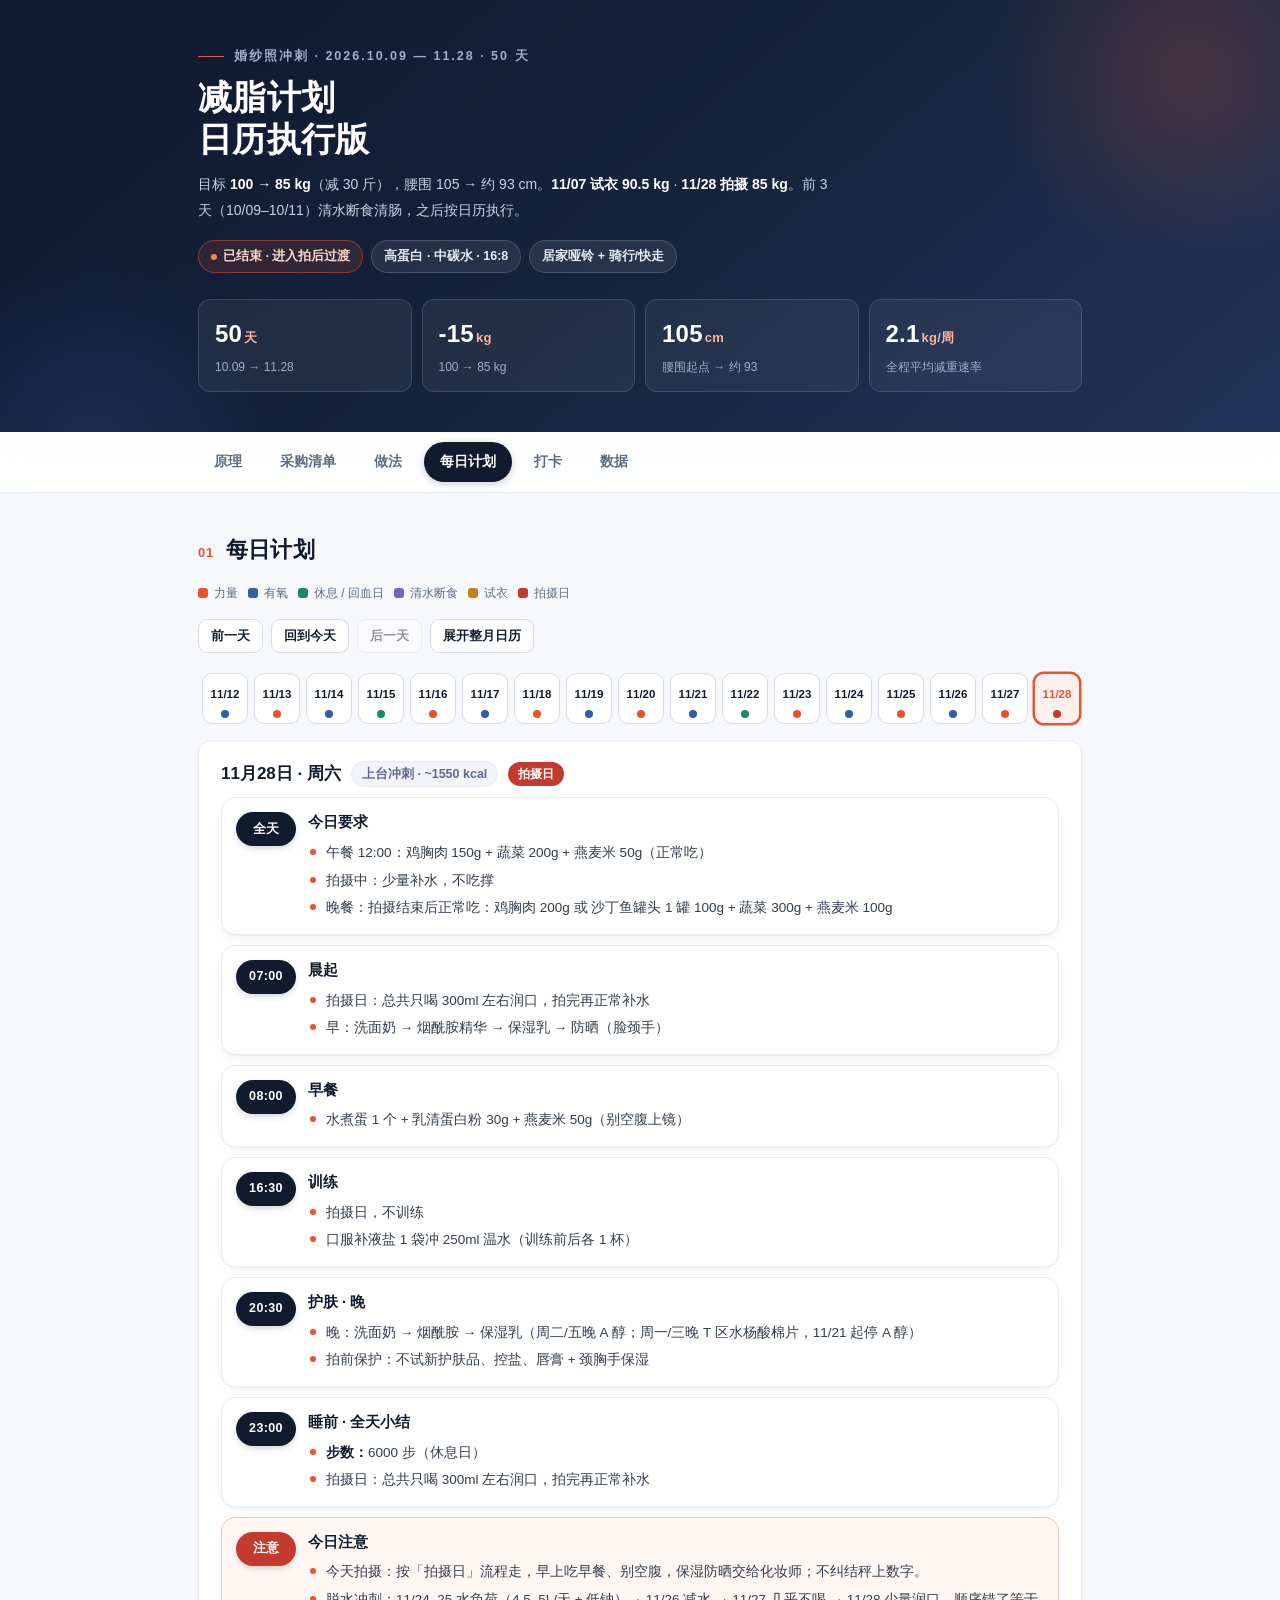
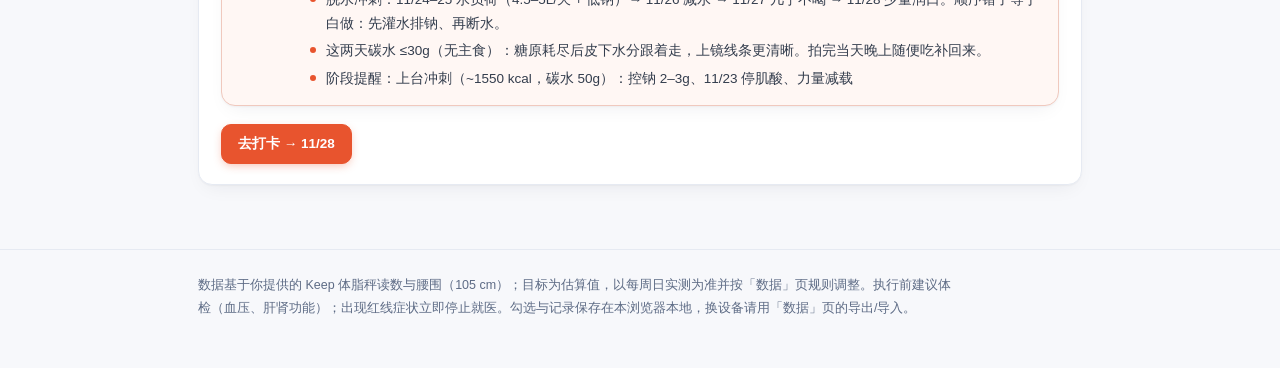
<file: jianfei/index.html>
<!DOCTYPE html>
<html lang="zh-CN">
<head>
<meta charset="UTF-8">
<meta name="viewport" content="width=device-width, initial-scale=1.0">
<title>减脂计划 · 50天日历执行版 v2 营养升级（2026.10.09–11.28）</title>
<link rel="icon" href='data:image/svg+xml,<svg xmlns="http://www.w3.org/2000/svg" viewBox="0 0 32 32"><rect width="32" height="32" rx="8" fill="%23101B2E"/><path d="M16 6v15M10 14l6 6 6-6" stroke="%23E8542E" stroke-width="3.2" fill="none" stroke-linecap="round" stroke-linejoin="round"/></svg>'>
<link rel="stylesheet" href="https://miaoda.feishu.cn/fonts/css2?family=Noto+Sans+SC:wght@400;500;700;900&display=swap">
<style>
  :root{
    --ink:#101B2E; --ink-2:#1D2B45; --ink-3:#24395C;
    --paper:#F7F8FB; --card:#FFFFFF;
    --line:#E6EAF2; --line-2:#D5DBE8;
    --text:#1B2437; --muted:#5D6B85; --faint:#98A3B8;
    --accent:#E8542E; --accent-soft:#FDF0EC; --accent-2:#F08A4B;
    --green:#1B8A6B; --amber:#C77E1F; --red:#C33A2E; --blue:#2E5FA3; --violet:#7B61C4;
    --shadow-card:0 1px 2px rgba(16,27,46,.04), 0 8px 20px -8px rgba(16,27,46,.08);
    --shadow-pop:0 2px 6px rgba(16,27,46,.08), 0 16px 32px -12px rgba(16,27,46,.18);
    --r:14px;
  }
  *{margin:0;padding:0;box-sizing:border-box;}
  html{scroll-behavior:smooth;}
  body{background:var(--paper);color:var(--text);font-family:"Noto Sans SC","PingFang SC","Hiragino Sans GB","Microsoft YaHei",sans-serif;font-size:15px;line-height:1.7;-webkit-font-smoothing:antialiased;}
  ::selection{background:rgba(232,84,46,.16);}
  ::-webkit-scrollbar{width:8px;height:8px;}
  ::-webkit-scrollbar-thumb{background:#C9D2E0;border-radius:999px;}
  ::-webkit-scrollbar-track{background:transparent;}
  .wrap{max-width:920px;margin:0 auto;padding:0 18px;}
  /* ===== Hero ===== */
  .hero{position:relative;background:linear-gradient(140deg,#0E1830 0%,#16233C 52%,#20345A 100%);color:#fff;padding:46px 0 40px;overflow:hidden;}
  .hero::before{content:'';position:absolute;right:-140px;top:-160px;width:460px;height:460px;border-radius:50%;background:radial-gradient(circle,rgba(232,84,46,.22),rgba(232,84,46,0) 62%);pointer-events:none;}
  .hero::after{content:'';position:absolute;left:-120px;bottom:-220px;width:420px;height:420px;border-radius:50%;background:radial-gradient(circle,rgba(43,84,150,.28),rgba(43,84,150,0) 60%);pointer-events:none;}
  .hero .wrap{position:relative;z-index:1;}
  .kicker{display:flex;align-items:center;gap:10px;font-size:12.5px;font-weight:700;letter-spacing:.16em;color:#9FB0C9;}
  .kicker::before{content:'';width:26px;height:1px;background:var(--accent);}
  .hero h1{font-size:34px;font-weight:900;line-height:1.22;margin:10px 0 12px;letter-spacing:.01em;}
  .hero .sub{font-size:14px;color:#C7D2E4;line-height:1.85;max-width:640px;}
  .hero .sub b{color:#fff;font-weight:700;}
  .hero-meta{display:flex;flex-wrap:wrap;align-items:center;gap:8px;margin-top:16px;}
  .pill{display:inline-flex;align-items:center;gap:6px;padding:5px 12px;border-radius:999px;font-size:12.5px;font-weight:700;background:rgba(255,255,255,.08);border:1px solid rgba(255,255,255,.16);color:#E7ECF5;backdrop-filter:blur(4px);}
  .pill .dot{width:6px;height:6px;border-radius:50%;background:var(--accent-2);}
  .pill.hl{border-color:rgba(232,84,46,.5);background:rgba(232,84,46,.14);color:#FFD9C9;}
  .stat-grid{display:grid;grid-template-columns:repeat(4,1fr);gap:10px;margin-top:26px;}
  .stat{background:rgba(255,255,255,.06);border:1px solid rgba(255,255,255,.13);border-radius:12px;padding:14px 16px;backdrop-filter:blur(6px);}
  .stat .num{font-size:24px;font-weight:900;color:#fff;font-variant-numeric:tabular-nums;letter-spacing:.01em;}
  .stat .num em{font-style:normal;color:#FFB39A;font-size:13px;font-weight:700;margin-left:2px;}
  .stat .lbl{font-size:12px;color:#9FB0C9;margin-top:2px;font-weight:500;}
  /* ===== Tabs ===== */
  .tabs{position:sticky;top:0;z-index:60;background:rgba(255,255,255,.88);backdrop-filter:blur(14px);-webkit-backdrop-filter:blur(14px);border-bottom:1px solid var(--line);}
  .tabs .wrap{display:flex;gap:6px;overflow-x:auto;padding:10px 18px;white-space:nowrap;scrollbar-width:none;}
  .tabs .wrap::-webkit-scrollbar{display:none;}
  .tabs a{display:inline-flex;align-items:center;justify-content:center;min-height:40px;font-size:13.5px;font-weight:700;color:var(--muted);text-decoration:none;padding:0 16px;border-radius:999px;transition:all .18s ease;}
  .tabs a:hover{color:var(--ink);background:#F1F4FA;}
  .tabs a.on{color:#fff;background:var(--ink);box-shadow:0 2px 8px rgba(16,27,46,.22);}
  .view{display:none;}
  .view.active{display:block;}
  /* ===== Sections ===== */
  section{padding:38px 0 6px;}
  .sec-head{display:flex;align-items:baseline;gap:12px;margin-bottom:14px;}
  .sec-num{color:var(--accent);font-weight:900;font-size:13px;letter-spacing:.06em;}
  h2{font-size:22px;font-weight:900;color:var(--ink);letter-spacing:.01em;}
  .lead{color:var(--muted);font-size:13.5px;margin:2px 0 16px;line-height:1.8;}
  .card{background:var(--card);border:1px solid var(--line);border-radius:var(--r);padding:18px 20px;margin-bottom:14px;box-shadow:var(--shadow-card);}
  .card h3{font-size:15px;font-weight:800;color:var(--ink);margin-bottom:9px;display:flex;align-items:center;gap:9px;}
  .dotmark{width:8px;height:8px;border-radius:50%;background:var(--accent);display:inline-block;flex:none;box-shadow:0 0 0 3px rgba(232,84,46,.14);}
  .cards{display:grid;grid-template-columns:repeat(3,1fr);gap:14px;margin-bottom:14px;}
  .cards .card{margin-bottom:0;transition:transform .18s ease, box-shadow .18s ease;}
  .cards .card:hover{transform:translateY(-2px);box-shadow:var(--shadow-pop);}
  .cards .card p{font-size:13.5px;color:#48536A;line-height:1.75;}
  ul.plain{list-style:none;}
  ul.plain li{padding-left:20px;position:relative;font-size:13.5px;color:#333D4D;line-height:1.8;}
  ul.plain li::before{content:'';position:absolute;left:3px;top:10px;width:6px;height:6px;border-radius:50%;background:var(--accent);}
  ul.plain li b{color:var(--ink);}
  ul.plain li.no{color:var(--red);}
  ul.plain li.no::before{background:var(--red);}
  table.tbl{width:100%;border-collapse:collapse;table-layout:fixed;font-size:13.5px;background:var(--card);border:1px solid var(--line);border-radius:var(--r);overflow:hidden;margin-bottom:14px;box-shadow:var(--shadow-card);}
  table.tbl th{background:#F2F4FA;color:var(--ink-2);font-weight:800;text-align:left;padding:11px 14px;font-size:12.5px;border-bottom:1px solid var(--line);letter-spacing:.02em;}
  table.tbl td{padding:11px 14px;border-bottom:1px solid #EEF1F6;color:#333D4D;vertical-align:top;line-height:1.65;}
  table.tbl tr:last-child td{border-bottom:none;}
  table.tbl tr{transition:background .15s;}
  table.tbl tbody tr:hover{background:#FAFBFF;}
  table.tbl .num{font-variant-numeric:tabular-nums;font-weight:700;color:var(--ink);}
  .callout{border-left:3px solid var(--accent);background:var(--card);border-radius:0 12px 12px 0;padding:13px 17px;font-size:13.5px;line-height:1.8;margin-bottom:14px;box-shadow:var(--shadow-card);}
  .callout.warn{border-color:var(--red);background:#FDF3F1;}
  .callout.green{border-color:var(--green);}
  .callout.violet{border-color:var(--violet);background:#F7F4FE;}
  .callout .ttl{font-weight:800;color:var(--ink);display:block;margin-bottom:3px;}
  /* ===== Buttons ===== */
  .btn{display:inline-flex;align-items:center;justify-content:center;min-height:40px;padding:0 16px;border-radius:10px;border:1px solid var(--line-2);background:var(--card);color:var(--ink);font-size:13.5px;font-weight:700;cursor:pointer;transition:all .16s ease;}
  .btn:hover{border-color:var(--ink-3);color:var(--ink);transform:translateY(-1px);box-shadow:0 4px 10px -4px rgba(16,27,46,.16);}
  .btn:active{transform:translateY(0);}
  .btn.primary{background:var(--accent);border-color:var(--accent);color:#fff;box-shadow:0 3px 10px -2px rgba(232,84,46,.4);}
  .btn.primary:hover{background:#D64A26;border-color:#D64A26;box-shadow:0 6px 14px -4px rgba(232,84,46,.45);}
  .btn.sm{min-height:34px;padding:0 12px;font-size:12.5px;border-radius:9px;}
  .btn:focus-visible,a:focus-visible,input:focus-visible{outline:2px solid var(--accent);outline-offset:2px;}
  .bar{height:8px;border-radius:999px;background:#EDF1F7;overflow:hidden;}
  .bar i{display:block;height:100%;width:0;background:linear-gradient(90deg,var(--accent),var(--accent-2));border-radius:999px;transition:width .3s ease;}
  footer{margin-top:44px;padding:24px 0 48px;border-top:1px solid var(--line);}
  footer p{font-size:12.5px;color:var(--muted);line-height:1.85;max-width:760px;}
  /* ===== 采购 ===== */
  .cat{margin-bottom:16px;}
  .cat-head{display:flex;justify-content:space-between;align-items:center;margin-bottom:8px;}
  .cat-head h3{font-size:15px;font-weight:800;color:var(--ink);}
  .cat-head .cnt{font-size:12.5px;color:var(--muted);font-variant-numeric:tabular-nums;}
  .shop-progress{display:flex;align-items:center;gap:16px;background:var(--card);border:1px solid var(--line);border-radius:var(--r);padding:16px 18px;margin-bottom:18px;box-shadow:var(--shadow-card);}
  .shop-progress .bar{flex:1;}
  .shop-progress .num{font-size:22px;font-weight:900;color:var(--accent);font-variant-numeric:tabular-nums;white-space:nowrap;}
  .shop-progress .lbl{font-size:12px;color:var(--muted);white-space:nowrap;}
  .check-item,.ck-item{display:flex;align-items:flex-start;gap:11px;padding:12px 10px;border-bottom:1px solid #EEF1F6;cursor:pointer;font-size:13.5px;color:#333D4D;border-radius:8px;transition:background .15s ease;}
  .check-item:last-child,.ck-item:last-child{border-bottom:none;}
  .check-item:hover,.ck-item:hover{background:#FAFBFF;}
  .check-item input,.ck-item input{appearance:none;-webkit-appearance:none;width:20px;height:20px;border:1.5px solid #C9D2E0;border-radius:6px;background:#fff;cursor:pointer;flex:none;margin-top:2px;transition:all .15s ease;background-position:center;background-repeat:no-repeat;background-size:13px;}
  .check-item input:checked,.ck-item input:checked{background-color:var(--accent);border-color:var(--accent);background-image:url("data:image/svg+xml,%3Csvg xmlns='http://www.w3.org/2000/svg' viewBox='0 0 24 24' fill='none' stroke='%23fff' stroke-width='3.5' stroke-linecap='round' stroke-linejoin='round'%3E%3Cpath d='M4.5 12.5l5 5 10-11'/%3E%3C/svg%3E");}
  .check-item .nm,.ck-item .nm{font-weight:700;color:var(--ink);transition:color .15s ease;}
  .check-item .qt{color:var(--muted);font-size:12.5px;margin-left:5px;}
  .check-item .nt,.ck-item .nt{display:block;font-size:12px;color:var(--muted);line-height:1.55;}
  .check-item.done .nm,.ck-item.done .nm{color:#9AA4B4;text-decoration:line-through;}
  .check-item.done .nt,.ck-item.done .nt{color:#B9C2D2;}
  /* ===== 日历 ===== */
  .cal-nav{display:flex;align-items:center;gap:8px;margin-bottom:16px;flex-wrap:wrap;}
  .cal-month{margin-bottom:20px;}
  .cal-month .mh{display:flex;align-items:center;gap:8px;font-size:16px;font-weight:900;color:var(--ink);margin-bottom:10px;}
  .cal-month .mh::before{content:'';width:5px;height:18px;border-radius:3px;background:var(--accent);}
  .cal-legend{display:flex;flex-wrap:wrap;gap:10px;font-size:12px;color:var(--muted);margin-bottom:16px;}
  .cal-legend span{display:inline-flex;align-items:center;gap:6px;}
  .cal-legend i{width:10px;height:10px;border-radius:3px;display:inline-block;}
  #cal-grids.folded{display:none;}
  #cal-strip{display:flex;gap:6px;overflow-x:auto;padding:4px 2px 14px;margin-bottom:2px;scrollbar-width:thin;}
  #cal-strip::-webkit-scrollbar{height:6px;}
  #cal-strip::-webkit-scrollbar-thumb{background:#C7CFDC;border-radius:3px;}
  #cal-strip::-webkit-scrollbar-track{background:#F3F5F9;border-radius:3px;}
  .strip-day{flex:0 0 46px;text-align:center;border:1px solid var(--line-2);border-radius:10px;padding:6px 0 5px;cursor:pointer;background:var(--card);transition:border-color .15s,transform .15s,box-shadow .15s;}
  .strip-day:hover{border-color:#B9C6DA;transform:translateY(-1px);}
  .strip-day.today{border-color:var(--line-2);}
  .strip-day.today .sd{color:var(--accent);}
  .strip-day.sel{background:var(--accent-soft);border-color:var(--accent);box-shadow:0 0 0 1.5px var(--accent);}
  .strip-day.sel .sd{color:var(--accent);font-weight:900;}
  .strip-day .sd{font-size:11.5px;font-weight:800;color:var(--ink);font-variant-numeric:tabular-nums;line-height:1.3;}
  .strip-day .dot{display:block;width:8px;height:8px;border-radius:50%;margin:4px auto 0;}
  .cal-week{display:grid;grid-template-columns:repeat(7,1fr);gap:7px;font-size:12px;color:var(--faint);text-align:center;font-weight:700;margin-bottom:7px;}
  .cal-grid{display:grid;grid-template-columns:repeat(7,1fr);gap:7px;}
  .cal-day{min-height:60px;border:1px solid var(--line);border-radius:11px;background:#fff;padding:7px 8px;cursor:pointer;text-align:left;display:flex;flex-direction:column;gap:3px;transition:all .15s ease;box-shadow:0 1px 1px rgba(16,27,46,.02);}
  .cal-day:hover{border-color:#B9C6DA;transform:translateY(-1px);box-shadow:0 6px 14px -8px rgba(16,27,46,.18);}
  .cal-day.off{background:#F3F5F9;color:#B6BFCE;cursor:default;border-color:#EEF1F6;box-shadow:none;}
  .cal-day.off:hover{transform:none;box-shadow:none;}
  .cal-day.today{border-color:var(--accent);box-shadow:0 0 0 1.5px var(--accent),0 6px 14px -8px rgba(232,84,46,.35);}
  .cal-day.sel{background:var(--accent-soft);border-color:var(--accent);}
  .cal-day .d{font-size:14px;font-weight:800;color:var(--ink);font-variant-numeric:tabular-nums;line-height:1.2;}
  .cal-day.off .d{color:#B6BFCE;}
  .cal-day .tag{font-size:10.5px;line-height:1.3;padding:2px 6px;border-radius:5px;color:#fff;width:fit-content;font-weight:800;letter-spacing:.02em;}
  .tag.s{background:var(--accent);} .tag.c{background:var(--blue);} .tag.r{background:var(--green);}
  .tag.m{background:var(--amber);} .tag.p{background:var(--red);} .tag.f{background:var(--violet);}
  /* 详情卡类型徽标（白字必须配背景，否则隐形） */
  .tg.s{background:var(--accent);} .tg.c{background:var(--blue);} .tg.r{background:var(--green);}
  .tg.m{background:var(--amber);} .tg.p{background:var(--red);} .tg.f{background:var(--violet);}
  .detail-card{background:var(--card);border:1px solid var(--line);border-radius:var(--r);padding:20px 22px;margin-bottom:14px;box-shadow:var(--shadow-card);}
  .detail-card h3{font-size:17px;font-weight:900;color:var(--ink);display:flex;align-items:center;gap:10px;flex-wrap:wrap;margin-bottom:14px;line-height:1.5;}
  .detail-card h3 .ph{font-size:12.5px;font-weight:700;color:var(--muted);background:#F2F4FA;border:1px solid var(--line);padding:3px 10px;border-radius:999px;}
  .detail-card h3 .tg{font-size:12px;padding:3px 10px;border-radius:999px;color:#fff;font-weight:800;}
  .d-sec{display:flex;align-items:center;gap:10px;margin:14px 0 7px;font-size:12px;font-weight:800;color:var(--muted);letter-spacing:.1em;}
  .d-sec::after{content:'';flex:1;height:1px;background:var(--line);}
  .d-sec:first-of-type{margin-top:0;}
  .detail-card ul{list-style:none;}
  .detail-card ul li{padding-left:18px;position:relative;font-size:13.5px;color:#333D4D;line-height:1.75;}
  .detail-card ul li::before{content:'';position:absolute;left:2px;top:10px;width:6px;height:6px;border-radius:50%;background:var(--accent);}
  .detail-card ul li b{color:var(--ink);}
  /* ===== 打卡 ===== */
  .ck-panel{display:grid;grid-template-columns:1fr 1fr;gap:14px;margin-bottom:14px;}
  .ck-panel .card{margin-bottom:0;}
  .ck-date{display:flex;gap:8px;align-items:center;flex-wrap:wrap;margin-bottom:16px;}
  .ck-date input[type=date],.form-row input{min-height:40px;padding:0 12px;border:1px solid var(--line-2);border-radius:10px;font-size:14px;color:var(--ink);background:#fff;font-family:inherit;}
  .ck-date input[type=date]:focus,.form-row input:focus{border-color:var(--accent);}
  .hist-day{display:flex;align-items:center;gap:8px;font-size:12.5px;color:var(--muted);margin-bottom:7px;font-variant-numeric:tabular-nums;}
  .hist-day .bar{flex:1;}
  .hist-day .bar i{background:var(--green);}
  .form-row{display:flex;gap:10px;align-items:flex-end;flex-wrap:wrap;margin-bottom:10px;}
  .form-row label{font-size:12px;color:var(--muted);font-weight:700;}
  .form-row input{width:130px;}
  .chart-box{background:var(--card);border:1px solid var(--line);border-radius:var(--r);padding:18px 18px 8px;margin-bottom:14px;box-shadow:var(--shadow-card);}
  .chart-box .cap{font-size:13px;color:var(--muted);margin-bottom:4px;}
  .chart-box .cap b{color:var(--ink);}
  #wchart{width:100%;height:280px;}
  .legend{display:flex;gap:14px;font-size:12px;color:var(--muted);margin-bottom:4px;flex-wrap:wrap;}
  .legend span{display:inline-flex;align-items:center;gap:6px;}
  .legend i{width:16px;height:3px;border-radius:2px;display:inline-block;}
  .rec-row{display:flex;gap:10px;align-items:center;padding:9px 6px;border-bottom:1px dashed #E9EDF4;font-size:13px;}
  .rec-row:last-child{border-bottom:none;}
  .rec-row .dt{min-width:84px;font-weight:800;color:var(--ink);font-variant-numeric:tabular-nums;}
  .tbl-wrap{overflow-x:auto;border:1px solid var(--line);border-radius:var(--r);background:var(--card);}
  .cp-table{margin:0;min-width:660px;}
  .cp-table td{font-size:12.5px;line-height:1.6;}
  .cp-table td:last-child{color:#333D4D;}
  .cp-st{font-weight:800;font-variant-numeric:tabular-nums;}
  .st-wait{color:var(--muted);} .st-todo{color:var(--amber);} .st-ok{color:var(--green);} .st-no{color:var(--red);}
  @media (max-width:640px){
    .hero{padding:36px 0 32px;}
    .hero h1{font-size:26px;}
    .stat-grid{grid-template-columns:repeat(2,1fr);}
    .cards{grid-template-columns:1fr;}
    h2{font-size:20px;}
    .ck-panel{grid-template-columns:1fr;}
    .cal-day{min-height:54px;padding:5px 6px;}
    .cal-day .tag{font-size:9.5px;padding:1px 4px;}
    .cal-grid,.cal-week{gap:5px;}
    .form-row input{width:112px;}
    .check-item .qt{display:block;margin-left:0;margin-top:2px;line-height:1.5;}
    .cat-head{flex-wrap:wrap;gap:6px;}
    /* 触控目标 ≥44px（移动端） */
    .strip-day{flex:0 0 50px;min-height:46px;padding:9px 0 8px;}
    .strip-day .sd{font-size:12px;}
    .btn{min-height:44px;}
    .btn.sm{min-height:44px;padding:0 14px;}
    .cal-nav .btn{min-height:44px;}
    .tabs a{min-height:44px;padding:0 14px;}
    /* 阶段检查表：移动端纵向堆叠为卡片，升级动作列直接可见 */
    .tbl-wrap{overflow:visible;border:none;background:transparent;}
    .cp-table{min-width:0;display:block;}
    .cp-table thead{display:none;}
    .cp-table,.cp-table tbody,.cp-table tr,.cp-table td{display:block;width:100%;box-sizing:border-box;}
    .cp-table tr{background:var(--card);border:1px solid var(--line);border-radius:12px;margin-bottom:10px;padding:10px 12px;box-shadow:var(--shadow-card);}
    .cp-table td{border:none;padding:2px 0;}
    .cp-table td:nth-child(1){font-size:14px;font-weight:900;color:var(--ink);}
    .cp-table td:nth-child(2)::before{content:'日期 · ';font-weight:800;color:var(--muted);}
    .cp-table td:nth-child(3)::before{content:'目标体重 · ';font-weight:800;color:var(--muted);}
    .cp-table td:nth-child(4)::before{content:'状态 · ';font-weight:800;color:var(--muted);}
    .cp-table td:nth-child(5){margin-top:6px;padding-top:8px;border-top:1px dashed var(--line-2);color:#333D4D !important;}
    .cp-table td:nth-child(5)::before{content:'没达标 → 立刻升级：';display:block;font-weight:800;color:var(--accent);margin-bottom:2px;}
  }
  @media (prefers-reduced-motion:reduce){
    *,*::before,*::after{transition:none !important;animation:none !important;}
  }
  @media print{
    body{background:#fff;}
    .tabs{display:none;}
    .hero{background:var(--ink);-webkit-print-color-adjust:exact;print-color-adjust:exact;}
    .card,.detail-card,.chart-box,.tbl{box-shadow:none;}
    section{page-break-inside:avoid;}
  }
  /* ===== 动效系统 ===== */
  @keyframes viewIn{from{opacity:0;transform:translateY(10px)}to{opacity:1;transform:none}}
  .view.active{animation:viewIn .34s cubic-bezier(.22,.61,.36,1) both;}
  @keyframes pop{0%{transform:scale(1)}45%{transform:scale(.82)}70%{transform:scale(1.12)}100%{transform:scale(1)}}
  .check-item input:checked,.ck-item input:checked{animation:pop .28s ease;}
  .check-item.done .nm,.ck-item.done .nm{color:var(--muted);text-decoration:line-through;text-decoration-color:#C7CFDC;}
  .check-item.done,.ck-item.done{opacity:.8;}
  .cal-day.sel{animation:pop .3s ease;}
  .btn:active{transform:scale(.97);}
  .btn:focus-visible,.cal-day:focus-visible,input:focus-visible{outline:2px solid var(--accent);outline-offset:2px;}
  /* 滚动揭示（仅当 JS 启用才生效，JS 不可用时页面始终可见） */
  html.js .rv{opacity:0;transform:translateY(14px);transition:opacity .5s ease,transform .5s cubic-bezier(.22,.61,.36,1);}
  html.js .rv.on{opacity:1;transform:none;}
  /* ===== 每日计划时间线卡片 ===== */
  .tl{display:flex;flex-direction:column;gap:10px;margin-top:2px;}
  .tl-card{display:flex;align-items:stretch;gap:12px;background:var(--card);border:1px solid var(--line);border-radius:14px;padding:12px 14px;box-shadow:var(--shadow-card);transition:transform .18s ease,box-shadow .18s ease,border-color .18s ease;}
  .tl-card:hover{transform:translateY(-1px);box-shadow:var(--shadow-pop);border-color:#C9D6E8;}
  .tl-card.warn{border-color:#F0C9BE;background:#FFF7F4;}
  .tl-time{flex:none;min-width:60px;height:34px;display:flex;align-items:center;justify-content:center;background:var(--ink);color:#fff;border-radius:999px;font-size:12.5px;font-weight:800;letter-spacing:.03em;margin-top:2px;box-shadow:0 3px 8px -3px rgba(16,27,46,.3);}
  .tl-card.warn .tl-time{background:var(--red);}
  .tl-body{flex:1;min-width:0;}
  .tl-body h4{font-size:14.5px;font-weight:800;color:var(--ink);margin-bottom:4px;display:flex;align-items:center;gap:8px;}
  .tl-body ul{margin:0;padding:0;list-style:none;}
  .tl-body li{font-size:13px;color:#333D4D;line-height:1.6;padding:2px 0;}
  .tl-body li::before{content:'';display:inline-block;width:5px;height:5px;border-radius:50%;background:var(--accent);margin-right:8px;vertical-align:1.5px;flex:none;}
  .tl-body li b{color:var(--ink);}
  .detail-card h3{margin-bottom:10px;}
  @media (max-width:560px){
    .tl-time{min-width:50px;font-size:11.5px;height:32px;}
    .tl-card{padding:10px 12px;gap:10px;}
  }
</style>
<script>document.documentElement.classList.add('js');</script>
</head>
<body>

<header class="hero">
  <div class="wrap">
    <div class="kicker">婚纱照冲刺 · 2026.10.09 — 11.28 · 50 天</div>
    <h1>减脂计划<br>日历执行版</h1>
    <p class="sub">目标 <b>100 → 85 kg</b>（减 30 斤），腰围 105 → 约 93 cm。<b>11/07 试衣 90.5 kg</b> · <b>11/28 拍摄 85 kg</b>。前 3 天（10/09–10/11）清水断食清肠，之后按日历执行。</p>
    <div class="hero-meta">
      <span class="pill hl" id="hero-day"><span class="dot"></span>明天（10/09）开跑 · 第 1 天</span>
      <span class="pill">高蛋白 · 中碳水 · 16:8</span>
      <span class="pill">居家哑铃 + 骑行/快走</span>
    </div>
    <div class="stat-grid">
      <div class="stat"><div class="num">50<em>天</em></div><div class="lbl">10.09 → 11.28</div></div>
      <div class="stat"><div class="num">-15<em>kg</em></div><div class="lbl">100 → 85 kg</div></div>
      <div class="stat"><div class="num">105<em>cm</em></div><div class="lbl">腰围起点 → 约 93</div></div>
      <div class="stat"><div class="num">2.1<em>kg/周</em></div><div class="lbl">全程平均减重速率</div></div>
    </div>
  </div>
</header>

<nav class="tabs">
  <div class="wrap">
    <a href="#principle">原理</a>
    <a href="#shopping">采购清单</a>
    <a href="#cook">做法</a>
    <a href="#calendar">每日计划</a>
    <a href="#checklist">打卡</a>
    <a href="#data">数据</a>
  </div>
</nav>

<!-- ============ 视图：原理 ============ -->
<div id="view-principle" class="view">
  <div class="wrap">
    <section class="rv">
      <div class="sec-head"><span class="sec-num">01</span><h2>核心原理</h2></div>
      <div class="cards">
        <div class="card"><h3><span class="dotmark"></span>高蛋白优先</h3><p>每天 200 g 蛋白质（吃不够用乳清蛋白补），保肌肉、保头发、防脱相的第一要素。</p></div>
        <div class="card"><h3><span class="dotmark"></span>非断碳</h3><p>高蛋白 + 中碳水路线。断碳生酮、苹果酸奶节食会掉肌肉、毁气色、伤代谢，不做。</p></div>
        <div class="card"><h3><span class="dotmark"></span>16:8 辅助</h3><p>进食窗口 12:00–20:00，接你现有不吃早饭的习惯，作为控食工具而非靠饿制造缺口。</p></div>
        <div class="card"><h3><span class="dotmark"></span>力量 + 有氧</h3><p>力量训练保肌肉，有氧/步行拉热量缺口，双线并进，每天 1–1.5 小时。</p></div>
        <div class="card"><h3><span class="dotmark"></span>数据驱动</h3><p>每周日同条件称重 + 围度 + 体脂秤 + 照片，按周微调热量与运动量。</p></div>
        <div class="card"><h3><span class="dotmark"></span>红线优先</h3><p>轻度高血压（140 出头）：肌酸 3g/日、不憋气、每周测血压；出现红线症状立即停止。</p></div>
      </div>
      <div class="callout warn">
        <span class="ttl">为什么不用断碳 / 苹果法</span>
        断碳生酮初期掉水快，但肌肉分解风险高、训练无力、气色差；苹果酸奶节食蛋白质≈0，掉的几乎都是肌肉和水，代谢一崩就反弹。你要的是「掉脂肪、保肌肉、有气色」，只有高蛋白 + 中等缺口 + 力量训练能做到。
      </div>
      <div class="callout violet">
        <span class="ttl">前 3 天：清水断食（10/09–10/11）</span>
        按你的要求，头 3 天只喝白水清肠：全天 3L 温水、少量多次；不吃任何东西、不加盐不加电解质、暂停全部补剂；只散步不训练。头晕乏力立即停止断食、恢复正常饮食。掉秤多为水分，属正常。网购的蛋白粉/肌酸/护肤品 2–3 天到货，正好用这三天缓冲。10/12 起恢复三餐。
      </div>
    </section>
    <section class="rv">
      <div class="sec-head"><span class="sec-num">02</span><h2>热量与营养素（分阶段）</h2></div>
      <table class="tbl">
        <colgroup><col style="width:24%"><col style="width:19%"><col style="width:19%"><col style="width:19%"><col style="width:19%"></colgroup>
        <thead><tr><th>阶段</th><th>总热量</th><th>蛋白质</th><th>脂肪</th><th>碳水</th></tr></thead>
        <tbody>
          <tr><td>清水断食 10.09–10.11</td><td class="num">0 kcal（只喝白水）</td><td>—（暂停全部补剂）</td><td>—</td><td class="num">0 g</td></tr>
          <tr><td>启动期 10.12–10.21</td><td class="num">~1600 kcal</td><td>200g ≈ 800 kcal</td><td>50g ≈ 450 kcal</td><td class="num">80g ≈ 320 kcal</td></tr>
          <tr><td>稳定减脂期 10.22–11.07</td><td class="num">~1600 kcal</td><td>200g ≈ 800 kcal</td><td>50g ≈ 450 kcal</td><td class="num">70g ≈ 280 kcal</td></tr>
          <tr><td>冲刺期 11.08–11.21</td><td class="num">~1550 kcal</td><td>200g ≈ 800 kcal</td><td>45g ≈ 405 kcal</td><td class="num">60g ≈ 240 kcal</td></tr>
          <tr><td>上台冲刺 11.22–11.28</td><td class="num">~1550 kcal</td><td>200g ≈ 800 kcal</td><td>45g ≈ 405 kcal</td><td class="num">50g ≈ 200 kcal</td></tr>
          <tr><td>回血日（10/18、11/01、11/15）</td><td class="num">~2100 kcal</td><td>200g ≈ 800 kcal</td><td>50g ≈ 450 kcal</td><td class="num hl">200g ≈ 800 kcal</td></tr>
        </tbody>
      </table>
      <div class="card">
        <h3><span class="dotmark"></span>缺口从哪来</h3>
        <ul class="plain">
          <li>饮食：每天 <b>1550–1600 kcal</b>，比你日常消耗少 1400–1700 kcal</li>
          <li>运动：力量 + 有氧每天再烧 <b>700–900 kcal</b>（步数提到 9000）</li>
          <li>合计每天缺口约 <b>2300 kcal</b>：30 斤脂肪 ≈ 115500 kcal ÷ 50 天 ≈ 2310 kcal/天，账正好对得上</li>
          <li>这就是「有主食也能 50 天瘦 30 斤」的答案：掉脂靠缺口、不靠断碳。主食压到 50–80g 只为保肌肉和训练状态，全断反而掉肌肉、掉代谢</li>
        </ul>
      </div>
    </section>
    <section class="rv">
      <div class="sec-head"><span class="sec-num">03</span><h2>血压与红线</h2></div>
      <div class="card">
        <ul class="plain">
          <li>每周测 2–3 次血压（静坐 5 分钟后）；训练前静息 ≥150/95 当天只做低强度有氧</li>
          <li>力量动作全程不憋气，组间休息 60–90 秒</li>
          <li>肌酸按 3g/日（非常规 5g），初期秤上多 0.5–1kg 肌内水属正常</li>
          <li class="no"><b>红线：</b>心悸/胸闷、晕眩晕厥、血压进行性升高（≥150/95）、右上腹剧痛、皮肤巩膜发黄、无法完成日常活动 → 立即停止并就医</li>
        </ul>
      </div>
    <section class="rv">
      <div class="sec-head"><span class="sec-num">04</span><h2>护肤照做表（照着买照着涂）</h2></div>
      <p class="lead">每个步骤是干嘛的、什么时候做、买哪款，直接照做，不用懂成分。全部换成「药店 + 平价国货」版本，效果不打折。</p>
      <table class="tbl">
        <colgroup><col style="width:16%"><col style="width:17%"><col style="width:28%"><col style="width:14%"><col style="width:25%"></colgroup>
        <thead><tr><th>步骤</th><th>什么时候</th><th>买什么</th><th>参考价</th><th>怎么用（一句话）</th></tr></thead>
        <tbody>
          <tr><td><b>洁面</b>（洗脸）</td><td>早晚各一次</td><td>旁氏 米粹润泽洁面乳 120g</td><td>~25 元</td><td>脸打湿后挤 1cm，揉出泡沫洗全脸冲净</td></tr>
          <tr><td><b>烟酰胺</b>（提亮控油）</td><td>洗完脸后</td><td>The Ordinary 烟酰胺精华 10%（30ml 能用 2 个月；想再省就淘宝销量款 5% 烟酰胺精华，约 20 元）</td><td>~75 元</td><td>滴 3 滴在手心，按压全脸，避开眼周</td></tr>
          <tr><td><b>保湿乳</b>（锁水）</td><td>精华后，早晚</td><td>大宝 维生素E乳 200ml（脸+身体一瓶搞定）</td><td>~20 元</td><td>挤 1 泵涂脸+脖子；晚上多涂点当身体乳</td></tr>
          <tr><td><b>防晒</b>（防黑防斑）</td><td>早上出门前</td><td>大宝 水感防晒 SPF50</td><td>~35 元</td><td>黄豆大小涂脸+脖子+手背，出门前 15 分钟</td></tr>
          <tr><td><b>A醇</b>（细腻毛孔）</td><td>周二/五晚</td><td>露得清 A醇晚霜（已是最平价有效款；想更狠：药店维A酸乳膏 0.025%，需医生处方，刺激性大，11/21 前必须停）</td><td>~50 元</td><td>绿豆大小涂全脸避开眼周；次日必须防晒；11/21 起停</td></tr>
          <tr><td><b>T 区控油</b></td><td>周一/三晚</td><td>药店 水杨酸软膏（信龙/马应龙，国药准字）</td><td>~6 元</td><td>绿豆大小薄涂额头/鼻翼/下巴，别涂两颊</td></tr>
          <tr><td><b>应急补水</b>（原面膜砍掉）</td><td>每周日晚</td><td>不用买面膜：凡士林晶冻厚涂 15 分钟擦掉再上保湿乳</td><td>省 50 元</td><td>凡士林和下面唇膏买同一小罐</td></tr>
          <tr><td><b>身体</b>（上镜光泽）</td><td>每周 2 次</td><td>搓澡巾（超市/网上几块钱）</td><td>~8 元</td><td>洗澡时搓脖子/胸口/手臂，冲净涂大宝维E乳</td></tr>
          <tr><td><b>唇膏</b>（拍前不干裂）</td><td>每晚+拍前</td><td>凡士林 晶冻小罐（唇+应急补水共用）</td><td>~15 元</td><td>睡前厚涂，拍摄前半小时再涂一次</td></tr>
        </tbody>
      </table>
    </section>
  </div>
</div>

<!-- ============ 视图：采购清单 ============ -->
<div id="view-shopping" class="view">
  <div class="wrap">
    <section class="rv">
      <div class="sec-head"><span class="sec-num">01</span><h2>采购清单</h2></div>
      <p class="lead">按类采购，勾掉即已完成，进度自动保存。蛋白质 / 主食 / 补剂 / 护肤全部<b>一次性买齐 50 天</b>（冷冻罐头可存，不用每周跑），只有蔬菜每周买。</p>
      <div class="shop-progress">
        <div>
          <div class="num" id="shop-num">0 / 0</div>
          <div class="lbl">采购进度</div>
        </div>
        <div class="bar"><i id="shop-bar"></i></div>
        <button class="btn sm" id="shop-reset">清空勾选</button>
      </div>
      <div id="shop-done" style="margin-bottom:14px;"></div>
      <div id="shop-list"></div>
    </section>
  </div>
</div>

<!-- ============ 视图：做法 ============ -->
<div id="view-cook" class="view">
  <div class="wrap">
    <section class="rv">
      <div class="sec-head"><span class="sec-num">01</span><h2>食材做法（照着做）</h2></div>
      <p class="lead">每样食材怎么做、做一次吃几天，全在这里。买回去直接照做，不用每天现做。</p>
      <div class="cards">
        <div class="card"><h3><span class="dotmark"></span>燕麦米饭（主食）</h3><ul class="plain">
          <li><b>泡：</b>燕麦米提前泡 4–6 小时（或头天晚上泡好冷藏）</li>
          <li><b>煮：</b>燕麦米 1 份 : 水 1.7 份，电饭煲杂粮饭模式煮 45–60 分钟；嫌糙可掺 20% 大米</li>
          <li><b>量：</b>每餐生重 100g（冲刺期 50–60g），煮好分装冷藏，吃前蒸热/微波</li>
        </ul></div>
        <div class="card"><h3><span class="dotmark"></span>鸡胸肉</h3><ul class="plain">
          <li><b>煎（推荐）：</b>切片 1 cm → 生抽+料酒+黑胡椒+蒜末腌 20 分钟 → 不粘锅中小火每面 3 分钟 → 出锅挤柠檬汁</li>
          <li><b>煮撕：</b>整块冷水下锅+姜葱料酒，水开转小火 8 分钟关火焖 5 分钟 → 捞出撕丝，拌生抽+醋+蒜末</li>
          <li><b>省事：</b>一次做 2 天量，冷藏分装，吃前微波</li>
        </ul></div>
        <div class="card"><h3><span class="dotmark"></span>卤牛腱（做一次吃 3–5 天）</h3><ul class="plain">
          <li><b>省事版：</b>熟食店/超市买现成卤牛腱，切片直接吃</li>
          <li><b>自己卤：</b>切块焯水 → 电饭煲/高压锅 + 生抽 3 勺+老抽 1 勺+八角 2 颗+桂皮 1 段+香叶 2 片+姜片，加水没过，煮 40–60 分钟 → 冷藏分装，吃 3–5 天</li>
        </ul></div>
        <div class="card"><h3><span class="dotmark"></span>沙丁鱼罐头（午餐 + 晚餐 C 轮换）</h3><ul class="plain">
          <li><b>开罐即食：</b>拌一点醋/柠檬汁/辣椒面直接吃；只买水浸，不买油浸/番茄汁</li>
          <li><b>每周约 5 天午餐吃 1 罐；另 2 天午餐改鸡胸 300g（无罐头）</b></li>
        </ul></div>
        <div class="card"><h3><span class="dotmark"></span>蛋 / 千张 / 鸡肝</h3><ul class="plain">
          <li><b>蛋：</b>水煮蛋一次煮 7 个放冰箱，随吃随拿</li>
          <li><b>千张/豆干：</b>真空即食，切丝凉拌或直接吃；每周 2–3 次（豆制品不用多吃）</li>
          <li><b>鸡肝：</b>熟食店卤鸡肝买回来切块直接吃；每周 2 次、每次 50g（维A 高，别多吃）</li>
        </ul></div>
        <div class="card"><h3><span class="dotmark"></span>调料总表（就这些，别的都别买）</h3><ul class="plain">
          <li>生抽、料酒、黑胡椒、蒜、姜、葱、醋、辣椒面、柠檬</li>
          <li>不买：沙拉酱、番茄酱、老干妈、任何「轻食酱」</li>
        </ul></div>
      </div>
    </section>
  </div>
</div>

<!-- ============ 视图：日历计划 ============ -->
<div id="view-calendar" class="view">
  <div class="wrap">
    <section class="rv">
      <div class="sec-head"><span class="sec-num">01</span><h2>每日计划</h2></div>
      <div class="cal-legend">
        <span><i style="background:var(--accent);"></i>力量</span>
        <span><i style="background:var(--blue);"></i>有氧</span>
        <span><i style="background:var(--green);"></i>休息 / 回血日</span>
        <span><i style="background:var(--violet);"></i>清水断食</span>
        <span><i style="background:var(--amber);"></i>试衣</span>
        <span><i style="background:var(--red);"></i>拍摄日</span>
      </div>
      <div class="cal-nav">
        <button class="btn sm" id="cal-prev">前一天</button>
        <button class="btn sm" id="cal-today">回到今天</button>
        <button class="btn sm" id="cal-next">后一天</button>
        <button class="btn sm" id="cal-toggle">展开整月日历</button>
      </div>
      <div id="cal-strip"></div>
      <div id="cal-grids" class="folded"></div>
      <div id="day-detail"></div>
    </section>
  </div>
</div>

<!-- ============ 视图：打卡 ============ -->
<div id="view-checklist" class="view">
  <div class="wrap">
    <section class="rv">
      <div class="sec-head"><span class="sec-num">01</span><h2>每日打卡</h2></div>
      <p class="lead">每天打开这里勾当天完成项，进度自动保存；断食日与周日会显示对应专属清单。体重记录、阶段检查与数据备份都在「数据」页。</p>
      <div class="ck-date">
        <input type="date" id="ck-date">
        <button class="btn sm" id="ck-today">今天</button>
        <button class="btn sm" id="ck-prev">昨天</button>
        <button class="btn sm" id="ck-reset">重置当天</button>
      </div>
      <div class="ck-panel">
        <div class="card">
          <h3><span class="dotmark"></span><span id="ck-title">今天</span> · 清单</h3>
          <div id="ck-items"></div>
          <div class="bar" style="margin-top:14px;"><i id="ck-bar"></i></div>
          <p style="font-size:12.5px;color:var(--muted);margin-top:8px;" id="ck-pct"></p>
        </div>
        <div class="card">
          <h3><span class="dotmark"></span>最近 7 天完成度</h3>
          <div id="ck-history"></div>
        </div>
      </div>
    </section>
  </div>
</div>

<!-- ============ 视图：数据 ============ -->
<div id="view-data" class="view">
  <div class="wrap">
    <section class="rv">
      <div class="sec-head"><span class="sec-num">01</span><h2>体重与腰围记录</h2></div>
      <p class="lead">每周日空腹称重后填进来，曲线自动和计划目标对比。</p>
      <div class="form-row">
        <div><label>日期</label><br><input type="date" id="bd-date"></div>
        <div><label>体重 kg</label><br><input type="number" id="bd-weight" step="0.1" min="60" max="120" placeholder="如 97.5"></div>
        <div><label>腰围 cm</label><br><input type="number" id="bd-waist" step="0.5" min="60" max="130" placeholder="如 103"></div>
        <button class="btn primary" id="bd-save">保存记录</button>
      </div>
      <div class="chart-box">
        <div class="cap"><b>体重 vs 目标</b>（虚线 = 计划目标，绿色 = 你的实测）</div>
        <div class="legend"><span><i style="background:var(--accent);"></i>计划目标</span><span><i style="background:var(--green);"></i>实测体重</span></div>
        <div id="wchart"></div>
      </div>
      <div class="card" style="padding:8px 14px;" id="bd-list"></div>
      <div class="card">
        <h3><span class="dotmark"></span>每周日怎么调（先看上面的阶段检查表）</h3>
        <ul class="plain">
          <li><b>周掉 &lt;1 kg 且没到检查点目标：</b>按检查点「升级动作」当天就执行，别等下周</li>
          <li><b>连续两周没达标：</b>直接跳到下一级升级动作（16:8 → 20:4、碳水循环 → 断碳冲刺）</li>
          <li><b>掉太快</b>（前两周之后周掉 &gt;2.5 kg）：加 200 kcal 回来，防止掉肌肉</li>
          <li><b>体重没动、腰围在缩：</b>正常，继续做，数字会追上来</li>
        </ul>
      </div>
      <div class="callout red">
        <span class="ttl">红线（碰到就停）</span>
        血压 ≥150/95 当天不练；头晕、心悸、晕厥感、右上腹剧痛、皮肤发黄 → 停止并就医；力量动作全程不憋气。断食期出现明显不适同样立即停止断食。
      </div>
    </section>
    <section class="rv">
      <div class="sec-head"><span class="sec-num">02</span><h2>阶段检查（每 7 天对照一次）</h2></div>
      <p class="lead">每周日空腹称重后对照下表：达标 → 继续；没达标 → 按「升级动作」当天就调整，别拖到下周。状态栏自动读取你的体重记录，上方还会按你的打卡完成率和体重趋势动态预估 11/28 结果。</p>
      <div id="cp-forecast"></div>
      <div class="tbl-wrap">
      <table class="tbl cp-table">
        <colgroup><col style="width:9%"><col style="width:17%"><col style="width:15%"><col style="width:13%"><col style="width:46%"></colgroup>
        <thead><tr><th>检查点</th><th>日期</th><th>目标体重</th><th>状态</th><th>没达标 → 立刻升级（照做，别讨价还价）</th></tr></thead>
        <tbody id="cp-body">
          <tr data-cp="2026-10-12" data-w="99.5"><td><b>CP1</b></td><td>10/12 周日</td><td>≤ 99.5 kg</td><td class="cp-st">—</td><td>断食 3 天掉的主要是水，恢复吃饭会回弹 0.5–1kg，属正常。若 &gt;99.5：检查是否偷吃或盐吃重；10/15 起执行严格 16:8，晚餐 18:00 前吃完</td></tr>
          <tr data-cp="2026-10-19" data-w="97.5"><td><b>CP2</b></td><td>10/19 周日</td><td>≤ 97.5 kg</td><td class="cp-st">—</td><td>没到：燕麦米每餐 100g → 70g（生重）；每天步数 9000 → 12000；戒掉所有酱料和含糖饮料</td></tr>
          <tr data-cp="2026-10-26" data-w="95.5"><td><b>CP3</b></td><td>10/26 周日</td><td>≤ 95.5 kg</td><td class="cp-st">—</td><td>没到：改碳水循环（周一/四碳水 50g，其余 100g）；力量训练每组做到力竭再停；23:00 前睡，睡不够皮质醇高会锁水</td></tr>
          <tr data-cp="2026-11-02" data-w="93.5"><td><b>CP4</b></td><td>11/02 周日</td><td>≤ 93.5 kg</td><td class="cp-st">—</td><td>没到：全天摄入降到 1500 kcal；每天加 30 分钟坡度快走；每周挑 2 天做轻断食日（全天 ≤600 kcal，只喝水+电解质+蛋白粉）</td></tr>
          <tr data-cp="2026-11-09" data-w="91.5"><td><b>CP5</b></td><td>11/09 周日<br>（11/07 试衣日目标 90.5–91.5）</td><td>≤ 91.5 kg</td><td class="cp-st">—</td><td>没到：进食窗口缩成 20:4（每天只吃一顿，17:00–21:00）；有氧每周 3 次改 HIIT；先复查称重口径（空腹/排便后/同一台秤）</td></tr>
          <tr data-cp="2026-11-16" data-w="89.5"><td><b>CP6</b></td><td>11/16 周日</td><td>≤ 89.5 kg</td><td class="cp-st">—</td><td>没到：进入最后冲刺——碳水降到 30g/天（基本无主食）+ 钠 &lt;2g/天 + 每天快走 1 小时</td></tr>
          <tr data-cp="2026-11-23" data-w="87"><td><b>CP7</b></td><td>11/23 周日</td><td>≤ 87 kg</td><td class="cp-st">—</td><td>没到也别慌：11/24 起脱水流程照常执行（水负荷→减水→拍摄日几乎不喝），低钠+脱水能在秤上和照片上追回 1–2kg 观感</td></tr>
          <tr data-cp="2026-11-28" data-w="85"><td><b>终点</b></td><td>11/28 周六 拍摄</td><td>≤ 85 kg<br>（脱水后可能 84–84.5）</td><td class="cp-st">—</td><td>拍摄日看的是状态不是数字：脱水完成 + 睡够 + 当天早餐正常吃别空腹，把状态交给化妆师</td></tr>
        </tbody>
      </table>
      </div>
      <div class="callout warn">
        <span class="ttl">称重口径（每次一样，否则数字骗你）</span>
        每周日早晨空腹、上完厕所、同一台秤、只穿内衣；看 7 天趋势，不看单日波动。体重没动但腰围在缩 = 正常，继续做。回血日/断食后回弹的 0.5–1kg 是水分，不是胖。肌酸停用（11/23 起）后秤上会再掉 1–2kg 水，那是计划内的。
      </div>
    </section>
    <section class="rv">
      <div class="sec-head"><span class="sec-num">03</span><h2>数据备份 / 换设备</h2></div>
      <div class="card">
        <h3><span class="dotmark"></span>进度存在本浏览器本地</h3>
        <ul class="plain">
          <li>所有勾选与记录都存在你<b>这台设备的浏览器</b>里（localStorage），不需要注册账号</li>
          <li>跨设备：旧设备点<b>「一键导出」</b>（自动复制到剪贴板）→ 发到新设备（微信/QQ 发给自己）→ 新设备点<b>「粘贴导入」</b>，10 秒完成</li>
          <li>文件导入同样可用：导出会同时下载一份 JSON 文件，换设备时选文件导入</li>
        </ul>
        <div class="form-row" style="margin-top:6px;">
          <button class="btn primary" id="data-export">一键导出（下载 + 复制）</button>
          <button class="btn" id="data-import-btn">导入文件</button>
          <input type="file" id="data-file" accept=".json" style="display:none;">
          <span id="data-msg" style="font-size:12.5px;color:var(--green);"></span>
        </div>
        <div class="form-row" style="margin-top:2px;align-items:stretch;">
          <textarea id="data-paste" rows="2" placeholder="从旧设备复制过来的进度文本，粘到这里" style="flex:1;min-height:56px;padding:10px 12px;border:1px solid var(--line-2);border-radius:10px;font-size:12.5px;color:var(--ink);background:#fff;font-family:inherit;resize:vertical;"></textarea>
          <button class="btn" id="data-paste-btn" style="align-self:center;">粘贴导入</button>
        </div>
      </div>
    </section>
  </div>
</div>

<footer>
  <div class="wrap">
    <p>数据基于你提供的 Keep 体脂秤读数与腰围（105 cm）；目标为估算值，以每周日实测为准并按「数据」页规则调整。执行前建议体检（血压、肝肾功能）；出现红线症状立即停止就医。勾选与记录保存在本浏览器本地，换设备请用「数据」页的导出/导入。</p>
  </div>
</footer>

<script>
/* ===== 工具 ===== */
function $(id){ return document.getElementById(id); }
function fmt(d){ var m=('0'+(d.getMonth()+1)).slice(-2), dd=('0'+d.getDate()).slice(-2); return d.getFullYear()+'-'+m+'-'+dd; }
function parse(s){ var p=s.split('-'); return new Date(+p[0], +p[1]-1, +p[2]); }
function addDays(s, n){ var d=parse(s); d.setDate(d.getDate()+n); return fmt(d); }
function store(k, v){
  try{
    if(v===undefined){ var x=localStorage.getItem(k); return x?JSON.parse(x):null; }
    localStorage.setItem(k, JSON.stringify(v));
    return true;
  }catch(e){
    if(!store._warned){
      store._warned=true;
      try{ alert('浏览器本地存储不可用（可能是隐私模式或容量已满），本次勾选不会被保存。请用普通浏览器模式打开。'); }catch(_){}
    }
    return false;
  }
}
var WD=['日','一','二','三','四','五','六'];
/* 计划区间硬边界（50 天） */
var PLAN_START='2026-10-09', PLAN_END='2026-11-28';
function clampDate(s){ if(!s || s<PLAN_START) return PLAN_START; if(s>PLAN_END) return PLAN_END; return s; }
/* 周日检查点日期映射（用于体重记录打标） */
var CP_MAP={'2026-10-12':'CP1','2026-10-19':'CP2','2026-10-26':'CP3','2026-11-02':'CP4','2026-11-09':'CP5','2026-11-16':'CP6','2026-11-23':'CP7','2026-11-28':'终点'};

/* ===== 计划数据 ===== */
var PHASES=[
  {name:'清水断食期', start:'2026-10-09', end:'2026-10-11', cal:'0 kcal（只喝白水）', carb:'碳水 0g', note:'清肠：只喝白水 3L、不加盐不加电解质、暂停全部补剂；只散步'},
  {name:'启动期', start:'2026-10-12', end:'2026-10-21', cal:'~1600 kcal', carb:'碳水 80g', note:'建立习惯期；断食期与前期掉水最快，秤上数字别当真'},
  {name:'稳定减脂期', start:'2026-10-22', end:'2026-11-07', cal:'~1600 kcal', carb:'碳水 70g', note:'全量执行；11/07 试衣'},
  {name:'冲刺期', start:'2026-11-08', end:'2026-11-21', cal:'~1550 kcal', carb:'碳水 60g', note:'碳水最低、有氧加量、加电解质'},
  {name:'上台冲刺', start:'2026-11-22', end:'2026-11-28', cal:'~1550 kcal', carb:'碳水 50g', note:'控钠 2–3g、11/23 停肌酸、力量减载'}
];
var FAST=['2026-10-09','2026-10-10','2026-10-11'];
var REFEED=['2026-10-18','2026-11-01','2026-11-15'];
var MILESTONE={'2026-11-07':'试衣','2026-11-28':'拍摄日'};

var STR_A=['热身 5 分钟（原地踏步 + 关节活动）','高脚杯深蹲 4×10–12','哑铃罗马尼亚硬拉 4×10–12','哑铃地板卧推 4×10–12','单臂哑铃划船 4×10–12/侧','哑铃推举 3×10–12','平板支撑 3×30–45 秒','拉伸 5 分钟'];
var STR_B=['热身 5 分钟','高脚杯深蹲 4×10–12','哑铃罗马尼亚硬拉 4×10–12','臀桥 或 箭步蹲 3×10–12/侧','站姿提踵 3×15','死虫式/侧平板 3×30–45 秒','拉伸 5 分钟'];
var STR_C=['健身环冒险 30–40 分钟（低冲击模式）','平板支撑 3×30–45 秒','臀桥 3×12','全身拉伸 5 分钟'];

function dayPlan(s){
  var d=parse(s), wd=d.getDay();
  var phase=PHASES[0];
  for(var i=0;i<PHASES.length;i++){ if(s>=PHASES[i].start && s<=PHASES[i].end){ phase=PHASES[i]; break; } }
  var refeed=REFEED.indexOf(s)>=0;
  var ms=MILESTONE[s];
  var fast=FAST.indexOf(s);
  var type, typeName, tagCls;
  if(fast>=0){ type='f'; typeName='清水断食'; tagCls='f'; }
  else if(ms){ type='m'; typeName=ms; tagCls=(ms==='拍摄日')?'p':'m'; }
  else if(refeed){ type='r'; typeName='回血日'; tagCls='r'; }
  else if(wd===0){ type='r'; typeName='休息日'; tagCls='r'; }
  else if(wd%2===1){ type='s'; typeName='力量'; tagCls='s'; }
  else { type='c'; typeName='有氧'; tagCls='c'; }
  if(s==='2026-11-27'){ typeName='休息（脱水冲刺）'; }
  if(phase.name==='上台冲刺' && s<='2026-11-27'){
    if(type==='s' && s!=='2026-11-27'){ typeName='力量（减载）'; }
    if(type==='c'){ typeName='有氧（低强度）'; }
  }
  /* 训练 */
  var train=[];
  if(fast>=0){ train=['只散步 30 分钟 + 拉伸；不练力量、不骑车、不出大汗']; }
  else if(s==='2026-11-28'){ train=['拍摄日，不训练']; }
  else if(ms==='试衣'){ train=['试衣日：有氧 40 分钟低强度 + 记得去试衣']; }
  else if(phase.name==='上台冲刺'){
    if(s==='2026-11-27'){ train=['休息日：散步 30 分钟 + 拉伸（不大量出汗）']; }
    else if(wd===1||wd===3||wd===5){ train=['减载力量：哑铃 3×10 轻重量（深蹲/硬拉/推举各 3 组）+ 拉伸 5 分钟']; }
    else if(wd===2||wd===4){ train=['有氧 40 分钟（骑车或快走，低强度）']; }
    else if(wd===6){ train=['散步 30 分钟 + 拉伸（为明天拍摄蓄力）']; }
    else { train=['散步 30–40 分钟 + 拉伸 + 称重/腰围记录']; }
  }
  else if(refeed){ train=['回血日：只散步 30–40 分钟 + 拉伸，不练力量不做高强度有氧']; }
  else if(wd===0){ train=['散步 30–40 分钟 + 全身拉伸 + 晨起称重/腰围/照片/血压记录']; }
  else if(type==='s'){
    train=(wd===1?STR_A:(wd===3?STR_B:STR_C)).slice();
    train.push('要点：重量选「最后两下吃力」；不憋气；组间休息 60–90 秒');
  } else {
    train=['骑车或快走 50–60 分钟，强度「能说话但微喘」'+(wd===6?'（周六可加长到 60–90 分钟）':'')];
    train.push('要点：不跑不跳，心率平稳，训练后拉伸 5 分钟');
  }
  /* 三餐 */
  var meals=[];
  if(fast>=0){ meals=['全天只喝白水，不吃任何东西（3L 温水，少量多次）','不加盐、不加电解质、不吃任何补剂','头晕 / 乏力 / 心慌 → 立即恢复正常饮食','10/12 起恢复三餐（按启动期餐单）']; }
  else if(s==='2026-11-28'){ meals=['早餐 08:00：水煮蛋 1 个 + 乳清蛋白粉 30g + 燕麦米 50g（别空腹上镜）','午餐 12:00：鸡胸肉 150g + 蔬菜 200g + 燕麦米 50g（正常吃）','拍摄中：少量补水，不吃撑','晚餐：拍摄结束后正常吃：鸡胸肉 200g 或 沙丁鱼罐头 1 罐 100g + 蔬菜 300g + 燕麦米 100g']; }
  else if(ms==='试衣'){ meals=['12:00 午餐：鸡胸肉 200g + 沙丁鱼罐头 1 罐 100g + 燕麦米 100g（生重）+ 蔬菜 300g','15:30 加餐：乳清蛋白粉 30g（≈22g 蛋白）','19:30 晚餐：水煮蛋 3 个 + 千张 100g + 蔬菜 300g + 红薯 150g（试衣早点结束、正常吃）']; }
  else if(refeed){ meals=['12:00 午餐：鸡胸肉 200g + 沙丁鱼罐头 1 罐 100g + 燕麦米 150g + 蔬菜 300g','15:30 加餐：乳清蛋白粉 30g + 水果 1 个（约 200g）','19:30 晚餐：水煮蛋 4 个 + 千张 100g + 蔬菜 300g + 燕麦米 100g 或 红薯 200g','回血日 ~2100 kcal，别吃超太多']; }
  else if(phase.name==='冲刺期'){ meals=['12:00 午餐：鸡胸肉 250g（≈58g 蛋白）+ 沙丁鱼罐头 1 罐 100g（≈24g；每周约 5 天吃罐头、2 天改鸡胸 300g）+ 燕麦米 60g + 蔬菜 300g','15:30 加餐：乳清蛋白粉 30g（≈22g 蛋白）','19:30 晚餐：水煮蛋 4 个（≈27g）+ 千张 100g（≈18g）+ 蔬菜 300g（无主食）']; }
  else if(phase.name==='上台冲刺'){
    if(s>='2026-11-26'){ meals=['12:00 午餐：鸡胸肉 250g + 沙丁鱼罐头 1 罐 100g + 蔬菜 300g（无主食；盐 <2g）','15:30 加餐：乳清蛋白粉 30g','19:30 晚餐：水煮蛋 4 个 + 高钾蔬菜 300g（番茄/黄瓜/菠菜；无主食，19:00 前吃完）']; }
    else if(s>='2026-11-24'){ meals=['12:00 午餐：鸡胸肉 250g + 沙丁鱼罐头 1 罐 100g + 燕麦米 50g + 蔬菜 300g','15:30 加餐：乳清蛋白粉 30g','19:30 晚餐：水煮蛋 4 个 + 蔬菜 300g（无主食；盐 <3g，给水负荷排水让路）']; }
    else { meals=['12:00 午餐：鸡胸肉 250g + 沙丁鱼罐头 1 罐 100g + 燕麦米 50g + 蔬菜 300g','15:30 加餐：乳清蛋白粉 30g','19:30 晚餐：水煮蛋 4 个 + 蔬菜 300g（无主食；盐 2–3g，别吃咸）']; }
  }
  else { meals=['12:00 午餐：鸡胸肉 200g（≈46g 蛋白）+ 沙丁鱼罐头 1 罐 100g（≈24g；每周约 5 天吃罐头、2 天改鸡胸 300g）+ 燕麦米 100g（生重）+ 蔬菜 300g','15:30 加餐：乳清蛋白粉 30g（≈22g 蛋白）','19:30 晚餐三选一轮换：A 卤牛腱 250g（≈68g）｜B 水煮蛋 6 个（≈40g）+ 千张 150g（≈27g）｜C 沙丁鱼罐头 3 罐 300g（≈72g）；配 蔬菜 300g + 红薯 150g','全天蛋白 ≈195g（缺口用蛋白粉补，每勺 30g≈22g）']; }
  /* 饮水 */
  var water;
  if(fast>=0){ water=['全天 3L 温水（少量多次）','只喝白水：不加盐、不加电解质、不吃任何东西']; }
  else if(s==='2026-11-28'){ water=['拍摄日：总共只喝 300ml 左右润口，拍完再正常补水','从昨晚 19:00 起没喝水，现在上镜最干']; }
  else if(s==='2026-11-27'){ water=['全天 ≤1L，19:00 后一滴不喝','钠 <2g + 低碳水：身体会把多余水分排掉']; }
  else if(s>='2026-11-26'){ water=['减水日：全天 1.5–2L，少量多次','继续低钠（<2g）：排水关键在盐不在水']; }
  else if(s>='2026-11-24'){ water=['水负荷日：全天 4.5–5L，少量多次','高水 + 低钠（<3g）：先把体内钠排掉，后面减水才掉水分']; }
  else if(s>='2026-11-22'){ water=['全天 3L 正常','钠降到 3g 内，为下周脱水流程做准备']; }
  else { water=['晨起 500ml 温水','上午 1000ml','训练中 500ml','晚上 1000ml','全天合计 3L']; }
  /* 补剂 */
  var supps=[];
  if(fast>=0){ supps=['无：断食期暂停全部补剂，只喝白水']; }
  else {
    supps=['21金维他多维元素片 1 片 + 星鲨维D 2 粒（400IU/粒，随午餐）','乳清蛋白粉 30g（1 勺，≈22g 蛋白；15:30 或训练后）'];
    if(s>='2026-11-23'){ supps.push('一水肌酸：已停（11/23 起，肌酸锁水 1–2kg，停掉上秤更轻、上镜更干）'); }
    else { supps.push('一水肌酸 3g（随餐或训练后）'); }
    supps.push('鱼油 2 粒（晚餐后，欧米伽3 兜底）');
    if(phase.name==='冲刺期'||phase.name==='上台冲刺'){ supps.push('口服补液盐 1 袋冲 250ml 温水（训练前后各 1 杯）'); }
    if(type==='s'){ supps.push('（可选）训练前黑咖啡 200ml 1 杯（无糖）'); }
  }
  /* 护肤 */
  var skin=['早：洗面奶 → 烟酰胺精华 → 保湿乳 → 防晒（脸颈手）','晚：洗面奶 → 烟酰胺 → 保湿乳（周二/五晚 A 醇；周一/三晚 T 区水杨酸棉片，11/21 起停 A 醇）'];
  if(s>='2026-11-21'){ skin.push('拍前保护：不试新护肤品、控盐、唇膏 + 颈胸手保湿'); }
  /* 步数 */
  var steps=(fast>=0)?'5000 步（只散步）':((wd===0||s==='2026-11-28')?'6000 步（休息日）':'9000 步');
  /* 备注 */
  var notes=[];
  if(fast>=0){
    notes.push('清水断食第 '+(fast+1)+' 天：清肠期，只喝白水；掉秤多为水分，正常');
    notes.push('血压照常监测；明显波动或头晕心悸立即停止断食');
    notes.push('网购的蛋白粉/肌酸/护肤品 2–3 天到货，正好用这三天缓冲');
    notes.push('10/12 起恢复三餐并按启动期执行');
  }
  if(ms){ notes.push(ms==='试衣'?'今天试衣：约 90.5 kg；服装按试衣尺寸定，拍摄时会松一个多码，提前和影楼确认可调整/备小码；贴身款挑略紧一档。':'今天拍摄：按「拍摄日」流程走，早上吃早餐、别空腹，保湿防晒交给化妆师；不纠结秤上数字。'); }
  if(refeed){ notes.push('回血日：高碳水帮助代谢恢复，放心吃，明天体重会反弹 0.5–1kg 水分，正常。'); }
  if(wd===0 && !refeed && !ms && fast<0){ notes.push('周日测量：空腹称重 + 量腰围 + 正侧面照 + 血压，对照「数据」页阶段检查与曲线，按调整规则微调下周。'); }
  if(s>='2026-11-23' && s<='2026-11-28'){ notes.push('脱水冲刺：11/24–25 水负荷（4.5–5L/天 + 低钠）→ 11/26 减水 → 11/27 几乎不喝 → 11/28 少量润口。顺序错了等于白做：先灌水排钠、再断水。'); }
  if(s>='2026-11-26'){ notes.push('这两天碳水 ≤30g（无主食）：糖原耗尽后皮下水分跟着走，上镜线条更清晰。拍完当天晚上随便吃补回来。'); }
  notes.push('阶段提醒：'+phase.name+'（'+phase.cal+'，'+phase.carb+'）：'+phase.note);
  return {phase:phase.name, typeName:typeName, tagCls:tagCls, cal:phase.cal, train:train, meals:meals, water:water, supps:supps, skin:skin, steps:steps, notes:notes};
}

/* ===== 路由 ===== */
var VIEWS={principle:'view-principle', shopping:'view-shopping', cook:'view-cook', calendar:'view-calendar', checklist:'view-checklist', data:'view-data'};
function route(){
  var h=(location.hash||'').replace('#','')||'calendar';
  if(!VIEWS[h]) h='calendar';
  for(var k in VIEWS){ var v=$(VIEWS[k]); v.classList.toggle('active', k===h); }
  var tabs=document.querySelectorAll('.tabs a');
  for(var i=0;i<tabs.length;i++){ tabs[i].classList.toggle('on', tabs[i].getAttribute('href')==='#'+h); }
  if(h==='calendar'){
    /* 进入日历前：若打卡页已选过日期，则日历跟随 */
    if($('ck-date').value) selDate=clampDate($('ck-date').value);
    renderCal(); renderDetail();
  }
  if(h==='checklist'){
    /* 进入打卡前：日期跟随日历选中日 */
    $('ck-date').value=selDate;
    renderCheck();
  }
  if(h==='data'){
    renderBody(); initWChart(); renderCP(); renderForecast();
  }
  window.scrollTo(0,0);
  animateView($(VIEWS[h]));
}
function animateView(v){
  if(!v) return;
  var els=v.querySelectorAll('.rv');
  for(var i=0;i<els.length;i++){
    els[i].classList.remove('on');
    void els[i].offsetWidth;
    els[i].style.transitionDelay=(i*55)+'ms';
    els[i].classList.add('on');
  }
}
window.addEventListener('hashchange', route);

/* ===== Hero 天数 ===== */
(function(){
  var start=new Date(2026,9,9);
  var diff=Math.floor((Date.now()-start.getTime())/86400000)+1;
  var el=$('hero-day');
  if(diff<1){ el.innerHTML='<span class="dot"></span>明天（10/09）开跑 · 第 1 天'; }
  else if(diff>50){ el.innerHTML='<span class="dot"></span>已结束 · 进入拍后过渡'; }
  else { el.innerHTML='<span class="dot"></span>今天：第 '+diff+' 天 · 还剩 '+(50-diff+1)+' 天'; }
})();

/* ===== 日历 ===== */
var selDate=clampDate(fmt(new Date()));
var calOpen=false;
var DOT={s:'var(--accent)',c:'var(--blue)',r:'var(--green)',m:'var(--amber)',p:'var(--red)',f:'var(--violet)'};
function calTag(p){ return '<span class="tag '+p.tagCls+'">'+p.typeName+'</span>'; }
function renderStrip(){
  var html='';
  for(var s='2026-10-09'; s<='2026-11-28'; s=addDays(s,1)){
    var p=dayPlan(s);
    var cls='strip-day';
    if(s===fmt(new Date())) cls+=' today';
    if(s===selDate) cls+=' sel';
    html+='<div class="'+cls+'" data-d="'+s+'" title="'+p.typeName+'"><span class="sd">'+s.slice(5).replace('-','/')+'</span><i class="dot" style="background:'+(DOT[p.tagCls]||'#C7CFDC')+';"></i></div>';
  }
  $('cal-strip').innerHTML=html;
  document.querySelectorAll('#cal-strip .strip-day').forEach(function(el){
    el.addEventListener('click', function(){ selDate=el.getAttribute('data-d'); syncCkDate(); renderCal(); renderDetail(); });
  });
  var sel=document.querySelector('#cal-strip .strip-day.sel');
  if(sel){ try{ sel.scrollIntoView({inline:'center', block:'nearest'}); }catch(e){} }
}
function renderCal(){
  renderStrip();
  var html='';
  [['2026-10-01','2026-10-09','2026-10-31'],['2026-11-01','2026-11-01','2026-11-28']].forEach(function(m){
    var y=+m[0].slice(0,4), mo=+m[0].slice(5,7);
    var daysIn=new Date(y, mo, 0).getDate();
    var mLabel=(mo===10?'10 月':'11 月')+' · '+y;
    var lead=new Date(y, mo-1, 1).getDay();
    var leadCol=(lead+6)%7;
    html+='<div class="cal-month"><div class="mh">'+mLabel+'</div><div class="cal-week">';
    for(var w=0;w<7;w++){ html+='<div>'+WD[(w+1)%7]+'</div>'; }
    html+='</div><div class="cal-grid">';
    for(var b=0;b<leadCol;b++){ html+='<div class="cal-day off"></div>'; }
    for(var dd=1;dd<=daysIn;dd++){
      var s=y+'-'+('0'+mo).slice(-2)+'-'+('0'+dd).slice(-2);
      if(s<m[1]||s>m[2]){ html+='<div class="cal-day off"><span class="d">'+dd+'</span></div>'; continue; }
      var p=dayPlan(s);
      var cls='cal-day';
      if(s===fmt(new Date())) cls+=' today';
      if(s===selDate) cls+=' sel';
      html+='<div class="'+cls+'" data-d="'+s+'"><span class="d">'+dd+'</span>'+calTag(p)+'</div>';
    }
    html+='</div></div>';
  });
  $('cal-grids').innerHTML=html;
  document.querySelectorAll('.cal-day[data-d]').forEach(function(el){
    el.addEventListener('click', function(){ selDate=el.getAttribute('data-d'); syncCkDate(); renderCal(); renderDetail(); });
  });
  $('cal-grids').classList.toggle('folded', !calOpen);
  $('cal-toggle').textContent=calOpen?'收起整月日历':'展开整月日历';
  clampCal();
}
function clampCal(){
  var prev=$('cal-prev'), next=$('cal-next');
  prev.disabled=(selDate<=PLAN_START);
  next.disabled=(selDate>=PLAN_END);
  prev.style.opacity=prev.disabled?'.45':'1';
  next.style.opacity=next.disabled?'.45':'1';
  prev.style.cursor=prev.disabled?'not-allowed':'pointer';
  next.style.cursor=next.disabled?'not-allowed':'pointer';
}
function syncCkDate(){ if($('ck-date')) $('ck-date').value=selDate; }
function tlCard(t, tag, lines, cls){
  var lis=lines.map(function(x){return '<li>'+x+'</li>';}).join('');
  return '<div class="tl-card'+(cls?' '+cls:'')+'"><div class="tl-time">'+t+'</div><div class="tl-body"><h4>'+tag+'</h4><ul>'+lis+'</ul></div></div>';
}
function renderDetail(){
  var p=dayPlan(selDate);
  var d=parse(selDate);
  var cards=[];
  var w=p.water||[], tr=p.train||[], me=p.meals||[], su=p.supps||[], sk=p.skin||[], nt=p.notes||[];
  /* 晨起卡：晨起饮水 + 周日测量 + 早护 */
  var morn=[];
  if(w.length && /^(晨起|拍摄日|减水日|全天|总共|水负荷)/.test(w[0])) morn.push(w[0]);
  nt.forEach(function(x){ if(/周日测量|称重/.test(x) && morn.length<3) morn.push(x); });
  if(sk.length) morn.push(sk[0]);
  if(morn.length) cards.push({t:'07:00', html:tlCard('07:00','晨起',morn)});
  /* 三餐按时间拆卡，补剂自动归位到对应餐卡 */
  var full=[];
  function flushFull(){ if(full.length){ cards.push({t:'00:00', html:tlCard('全天','今日要求',full)}); full=[]; } }
  me.forEach(function(line){
    var m=line.match(/^(早餐\s*)?(\d{2}:\d{2})\s*([^：:]{0,8})?[：:]\s*(.*)$/);
    if(!m){ full.push(line); return; }
    flushFull();
    var body=[m[4]];
    if(/午餐/.test(m[3])){ su.forEach(function(x){ if(/随午餐|肌酸/.test(x)) body.push(x); }); }
    if(/晚餐/.test(m[3])){ su.forEach(function(x){ if(/鱼油/.test(x)) body.push(x); }); }
    cards.push({t:m[2], html:tlCard(m[2], m[3]||'早餐', body)});
  });
  flushFull();
  /* 训练卡：力量/有氧固定 16:30，散步拉伸类标「随时」 */
  if(tr.length){
    var ttag=(/散步|拉伸|休息|试衣/.test(tr.join('')))?'随时':'16:30';
    var tbody=tr.slice();
    su.forEach(function(x){ if(/补液盐|咖啡/.test(x)) tbody.push(x); });
    cards.push({t:'16:30', html:tlCard(ttag,'训练',tbody)});
  }
  /* 护肤·晚 + 拍前保护 */
  if(sk.length>1){
    var nightSkin=[sk[1]];
    sk.slice(2).forEach(function(x){ nightSkin.push(x); });
    cards.push({t:'20:30', html:tlCard('20:30','护肤 · 晚',nightSkin)});
  }
  /* 睡前卡：步数 + 全天饮水小结 */
  var night=[];
  night.push('<b>步数：</b>'+p.steps);
  w.forEach(function(x){ if(/合计|全天|总共|≤1L|1\.5–2L|4\.5–5L|300ml/.test(x)) night.push(x); });
  cards.push({t:'23:00', html:tlCard('23:00','睡前 · 全天小结',night)});
  /* 特殊备注卡（红线/脱水/试衣/拍摄/回血） */
  var special=nt.filter(function(x){ return !/周日测量|称重/.test(x); });
  if(special.length) cards.push({t:'99:00', html:tlCard('注意','今日注意',special,'warn')});
  /* 按时间排序后拼接 */
  cards.sort(function(a,b){ return a.t>b.t?1:(a.t<b.t?-1:0); });
  var html='<div class="detail-card"><h3>'+(d.getMonth()+1)+'月'+d.getDate()+'日 · 周'+WD[d.getDay()]+' <span class="ph">'+p.phase+' · '+p.cal+'</span><span class="tg '+p.tagCls+'">'+p.typeName+'</span></h3>';
  html+='<div class="tl">'+cards.map(function(c){return c.html;}).join('')+'</div>';
  html+='<div style="margin-top:18px;"><button class="btn primary" id="goto-checklist">去打卡 → '+selDate.slice(5).replace('-','/')+'</button></div>';
  html+='</div>';
  $('day-detail').innerHTML=html;
  var gc=$('goto-checklist');
  if(gc){ gc.addEventListener('click', function(){ location.hash='#checklist'; }); }
}
$('cal-prev').addEventListener('click', function(){ if(selDate<=PLAN_START) return; selDate=addDays(selDate,-1); syncCkDate(); renderCal(); renderDetail(); });
$('cal-next').addEventListener('click', function(){ if(selDate>=PLAN_END) return; selDate=addDays(selDate,1); syncCkDate(); renderCal(); renderDetail(); });
$('cal-today').addEventListener('click', function(){ selDate=clampDate(fmt(new Date())); syncCkDate(); renderCal(); renderDetail(); });
$('cal-toggle').addEventListener('click', function(){ calOpen=!calOpen; $('cal-grids').classList.toggle('folded', !calOpen); this.textContent=calOpen?'收起整月日历':'展开整月日历'; });

/* ===== 采购清单 ===== */
var SHOP=[
  {name:'蛋白质（一次性买齐 · 冷冻/罐头可存，不用每天做）', items:[
    {id:'p1', nm:'鸡蛋（最划算蛋白）', qt:'140 个 · 一次煮 7 个放冰箱'},
    {id:'p2', nm:'鸡胸肉（冷冻，一次买齐分装）', qt:'13 kg · 每天午餐 200g（每周 2 天改 300g 无罐头），一次煎/煮撕做 2 天量'},
    {id:'p3', nm:'水浸沙丁鱼罐头（开罐即食；只买水浸，不买油浸/番茄汁）', qt:'50 罐 · 约 10 元/罐（午餐 25 罐 + 晚餐 C 24 罐 + 1 罐余量；每周约 5 天午餐吃罐头、2 天吃鸡胸加量）'},
    {id:'p6', nm:'卤牛腱（熟食店买现成，或一次卤 2kg 分装冷冻）', qt:'2 kg · 晚餐 A 轮换 8 次，每餐 250g'},
    {id:'p7', nm:'千张/豆干（真空即食；豆制品不用多吃，按计划吃）', qt:'3 kg · 晚餐 B 150g×8 + 回血/试衣 100g×4 + 冲刺 100g×13'},
    {id:'p8', nm:'熟食店卤鸡肝（分装冷冻，每次 50g）', qt:'700 g · 每周 2 次 ×50g ×7 周'}
  ]},
  {name:'蔬菜（每周采购 · 可买冷冻免洗）', items:[
    {id:'v1', nm:'西洋菜/豆瓣菜（营养密度第 1）', qt:'250g · 约 5 元'},
    {id:'v2', nm:'大白菜/小白菜（第 2 名，最便宜）', qt:'1 颗（约 1kg）'},
    {id:'v3', nm:'菠菜（第 5 名；买不到新鲜买冷冻）', qt:'1 kg'},
    {id:'v4', nm:'西兰花（可买冷冻）', qt:'1 kg'},
    {id:'v5', nm:'番茄', qt:'1 kg'},
    {id:'v6', nm:'胡萝卜（配鸡肝补维A）', qt:'500 g'},
    {id:'v7', nm:'黄瓜（只补水，减量）', qt:'500 g'}
  ]},
  {name:'主食（一次性买齐）', items:[
    {id:'c1', nm:'燕麦米（升糖慢，替代大米；做法见「做法」页）', qt:'4.5 kg · 每餐 50–100g（生重），按每日计划吃'},
    {id:'c3', nm:'红薯 / 玉米', qt:'4.5 kg · 每餐 150g（回血日 200g），阴凉处分批吃'}
  ]},
  {name:'调味与饮品', items:[
    {id:'d1', nm:'黑咖啡（无糖，训练前用）', qt:'1 袋'},
    {id:'d2', nm:'柠檬（挤汁当醋用）', qt:'每周 2–3 个'},
    {id:'d3', nm:'生抽、料酒、黑胡椒、蒜、姜、醋、辣椒面', qt:'适量（总表见「做法」页）'},
    {id:'d4', nm:'口服补液盐III（药店，冲刺期/训练后用）', qt:'5 盒（50 袋）· 冲刺+上台 21 天 ×每天 2 杯 ≈42 袋'}
  ]},
  {name:'补剂（一次采购，够 50 天）', items:[
    {id:'s1', nm:'多维元素片（药店国药准字，如 21金维他/多维元素片）', qt:'60–100 片 · 约 10–25 元，每天 1 片'},
    {id:'s2', nm:'维生素D3软胶囊 400IU（药店国药准字）', qt:'2 瓶（100 粒/瓶）· 每天 2 粒 ×47 天 ≈94 粒'},
    {id:'s3', nm:'一水肌酸粉（诺特兰德 300g 约 40–70 元，促销 38；更省爱兰纯 ~20 元）', qt:'300 g · 每天 3 g，11/23 停'},
    {id:'s4', nm:'葡萄糖酸锌片（药店）', qt:'约 8 元，每天 1 片随午餐'},
    {id:'s5', nm:'鱼油软胶囊（药店/诺特兰德，Omega-3 ≥300mg/粒）', qt:'2 瓶 · 每天 2 粒晚餐后，欧米伽3 兜底'},
    {id:'s6', nm:'乳清蛋白粉（诺特兰德 2.5kg 约 100–150 元；康比特促销也可）', qt:'2.5 kg 一桶 · 每天 30g（1 勺）×47 天 ≈1.4 kg'}
  ]},
  {name:'护肤与上镜（一次采购，平价版；已逐个查证有效成分与全网性价比）', items:[
    {id:'k1', nm:'旁氏 米粹洁面乳（有效成分：椰油酰甘氨酸钠等三重氨基酸表活 + 稻米精粹 + 甘油）', qt:'120–150g · 约 20–25 元 · 全网最便宜氨基酸洁面'},
    {id:'k2', nm:'The Ordinary 烟酰胺精华（有效成分：烟酰胺 10% 控油提亮 + 锌 1% 控油）', qt:'30ml · 约 60–80 元；想再省买 5% 浓度 ~20 元'},
    {id:'k3', nm:'大宝 维生素E乳（有效成分：维E + 甘油 + 鲸蜡硬脂醇，基础保湿）', qt:'200ml · 约 20 元'},
    {id:'k4', nm:'大宝 水感多效防晒露 SPF50+ PA++++（有效成分：化学防晒剂复配 + 烟酰胺/积雪草/甘草酸二钾）', qt:'50g · 官方 ~35 元，淘宝渠道 19–25 元'},
    {id:'k5', nm:'露得清 A醇蓝管/晚霜（有效成分：视黄醇 0.1% + 维E + 泛醇B5，入门黄金浓度）', qt:'约 50–70 元'},
    {id:'k6', nm:'药店 水杨酸软膏 信龙/马应龙（有效成分：水杨酸 2%–5%，T 区薄涂疏通毛孔）', qt:'约 6 元'},
    {id:'k7', nm:'凡士林 晶冻小罐（有效成分：100% 矿脂，唇部+局部封闭保湿）', qt:'约 15 元'},
    {id:'k8', nm:'搓澡巾（身体去角质）', qt:'约 8 元'}
  ]},
  {name:'工具与监测', items:[
    {id:'t1', nm:'厨房秤', qt:'1 个'},
    {id:'t2', nm:'软尺（量腰围）', qt:'1 条'},
    {id:'t3', nm:'家用血压计（有则跳过）', qt:'1 台'},
    {id:'t4', nm:'1 L 水壶', qt:'1 个'}
  ]}
];
function renderShop(){
  var state=store('jz_shop2')||{};
  var html=''; var total=0, done=0;
  SHOP.forEach(function(cat){
    var cd=0, ct=0;
    cat.items.forEach(function(it){ if(state[it.id]) cd++; ct++; });
    var allOn=cd===ct && ct>0;
    html+='<div class="cat"><div class="cat-head"><h3>'+cat.name+'</h3><div style="display:flex;align-items:center;gap:10px;"><span class="cnt">'+cd+' / '+ct+'</span><button class="btn sm" data-cat="'+cat.name+'">'+(allOn?'清空本类':'全选本类')+'</button></div></div><div class="card" style="padding:6px 14px;">';
    cat.items.forEach(function(it){
      var on=!!state[it.id];
      html+='<label class="check-item'+(on?' done':'')+'"><input type="checkbox" data-id="'+it.id+'"'+(on?' checked':'')+'><span><span class="nm">'+it.nm+'</span><span class="qt">'+it.qt+'</span></span></label>';
    });
    html+='</div></div>';
    total+=ct; done+=cd;
  });
  $('shop-list').innerHTML=html;
  $('shop-num').textContent=done+' / '+total;
  $('shop-bar').style.width=(total?Math.round(done/total*100):0)+'%';
  var sd=$('shop-done');
  if(sd){ sd.innerHTML=(total>0 && done===total)?'<div class="callout green" style="margin-bottom:0;"><span class="ttl">采购全部完成</span>可以按计划开跑了。</div>':''; }
  document.querySelectorAll('#shop-list .check-item input').forEach(function(inp){
    inp.addEventListener('change', function(){
      var st=store('jz_shop2')||{};
      var id=inp.getAttribute('data-id');
      if(inp.checked){ st[id]=true; } else { delete st[id]; }
      store('jz_shop2', st);
      renderShop();
    });
  });
  document.querySelectorAll('#shop-list .btn').forEach(function(b){
    b.addEventListener('click', function(){
      var st=store('jz_shop2')||{};
      var catName=b.getAttribute('data-cat');
      var cat=SHOP.filter(function(c){return c.name===catName;})[0];
      var allOn=cat.items.every(function(it){return st[it.id];});
      if(allOn){ cat.items.forEach(function(it){ delete st[it.id]; }); }
      else { cat.items.forEach(function(it){ st[it.id]=true; }); }
      store('jz_shop2', st); renderShop();
    });
  });
}
$('shop-reset').addEventListener('click', function(){
  var st=store('jz_shop2')||{};
  var n=Object.keys(st).filter(function(k){return st[k];}).length;
  if(n>0 && !confirm('确定清空全部 '+n+' 项采购勾选？此操作不可撤销。')) return;
  store('jz_shop2', {}); renderShop();
});

/* ===== 打卡 ===== */
var CK_BASE=[
  {id:'water', nm:'喝水 3L', nt:'晨起 500ml + 上午 1L + 训练中 500ml + 晚上 1L'},
  {id:'protein', nm:'蛋白质 200g', nt:'三餐 + 蛋白粉补齐'},
  {id:'meals', nm:'三餐照做', nt:'12:00 / 15:30 / 19:30，窗口 12–20 点'},
  {id:'train', nm:'训练完成', nt:'对照每日计划里的训练内容'},
  {id:'steps', nm:'步数达标', nt:'9000 步（周日 6000）'},
  {id:'skin_am', nm:'晨间护肤', nt:'洗面奶 → 烟酰胺 → 保湿乳 → 防晒'},
  {id:'skin_pm', nm:'晚间护肤', nt:'洗面奶 → 烟酰胺 → 保湿乳（周二/五晚 A 醇）'},
  {id:'sleep', nm:'23:30 前睡', nt:'睡够 7.5 小时'},
  {id:'bp', nm:'血压（本周 2–3 次）', nt:'静坐 5 分钟后测；≥150/95 当天不练'}
];
var CK_FAST=[
  {id:'water', nm:'喝水 3L', nt:'只喝白水、少量多次（不加盐不加电解质）'},
  {id:'fast', nm:'全天未进食', nt:'不吃任何东西；头晕乏力立即停止断食'},
  {id:'walk', nm:'散步 30 分钟', nt:'不训练、不出大汗'},
  {id:'skin_am', nm:'晨间护肤', nt:'洗面奶 → 烟酰胺 → 保湿乳 → 防晒'},
  {id:'skin_pm', nm:'晚间护肤', nt:'洗面奶 → 烟酰胺 → 保湿乳'},
  {id:'sleep', nm:'23:30 前睡', nt:'睡够 7.5 小时'},
  {id:'bp', nm:'血压（本周 2–3 次）', nt:'静坐 5 分钟后测'}
];
function ckItemsFor(s){
  var items;
  if(FAST.indexOf(s)>=0){ items=CK_FAST.slice(); }
  else {
    items=CK_BASE.slice();
    if(parse(s).getDay()===0){ items.push({id:'measure', nm:'测量记录', nt:'空腹称重 + 腰围 + 照片 + 填到下方记录表'}); }
    if(s>='2026-11-24' && s<='2026-11-27'){ items.push({id:'dehyd', nm:'脱水流程执行', nt:'对照每日计划：水负荷/减水/低钠/低碳'}); }
    if(s==='2026-11-28'){ items.push({id:'dehyd', nm:'拍摄日控水 ≤300ml', nt:'少量润口，拍完再正常补水'}); }
  }
  return items;
}
function renderCheck(){
  var d=$('ck-date').value;
  /* 越界防护：计划外日期不渲染可勾选清单 */
  if(!d || d<PLAN_START || d>PLAN_END){
    selDate=clampDate(d);
    $('ck-title').textContent='不在计划周期';
    $('ck-items').innerHTML='<p style="font-size:13px;color:var(--amber);padding:10px 4px;">该日期不在 50 天计划（'+PLAN_START+' ~ '+PLAN_END+'）内，请选计划内日期。</p>';
    $('ck-bar').style.width='0%';
    $('ck-pct').textContent='';
    renderHistory(); renderCP(); renderForecast();
    return;
  }
  selDate=clampDate(d);
  var items=ckItemsFor(d);
  var state=store('jz_check2')||{};
  var day=state[d]||{};
  $('ck-title').textContent=d+'（周'+WD[parse(d).getDay()]+'）';
  var html=''; var done=0;
  items.forEach(function(it){
    var on=!!day[it.id]; if(on) done++;
    html+='<label class="ck-item'+(on?' done':'')+'"><input type="checkbox" data-id="'+it.id+'"'+(on?' checked':'')+'><span><span class="nm">'+it.nm+'</span><span class="nt">'+it.nt+'</span></span></label>';
  });
  $('ck-items').innerHTML=html;
  var pct=items.length?Math.round(done/items.length*100):0;
  $('ck-bar').style.width=pct+'%';
  $('ck-pct').textContent='完成 '+done+' / '+items.length+' 项（'+pct+'%）';
  document.querySelectorAll('#ck-items input').forEach(function(inp){
    inp.addEventListener('change', function(){
      var st=store('jz_check2')||{};
      if(!st[d]) st[d]={};
      var idp=inp.getAttribute('data-id');
      if(inp.checked){ st[d][idp]=true; } else { delete st[d][idp]; }
      store('jz_check2', st);
      renderCheck();
    });
  });
  renderHistory();
  renderCP();
  renderForecast();
}
function renderForecast(){
  var box=$('cp-forecast'); if(!box) return;
  var logs=store('jz_body2')||{};
  var keys=Object.keys(logs).sort();
  var ck=store('jz_check2')||{};
  var today=fmt(new Date());
  var total=0, done=0;
  /* 完成率口径：只统计「至少勾过 1 项」的天数，避免把还没开始用 App 的日子算成 0% */
  for(var s='2026-10-09'; s<today; s=addDays(s,1)){
    var day=ck[s]||{};
    var checkedKeys=Object.keys(day).filter(function(k){return day[k];});
    if(!checkedKeys.length) continue;
    var items=ckItemsFor(s);
    total+=items.length; done+=checkedKeys.length;
  }
  var rate=total?Math.round(done/total*100):null;
  var pred=null, delta=null;
  /* 体重外推：至少 2 条记录且间隔>0.5 天才做线性外推；记录太少只给引导，不外推 */
  if(keys.length>=2){
    var w2=logs[keys[keys.length-1]].w, w1=logs[keys[keys.length-2]].w;
    var t2=parse(keys[keys.length-1]).getTime(), t1=parse(keys[keys.length-2]).getTime();
    var dtDays=(t2-t1)/86400000;
    var slope=dtDays>0.5 ? (w2-w1)/dtDays : 0;
    var endT=parse('2026-11-28').getTime();
    pred=Math.round((w2+slope*((endT-t2)/86400000))*10)/10;
    delta=Math.round((pred-85)*10)/10;
  }
  var html='<div class="card"><h3><span class="dotmark"></span>动态预估（按你的打卡 + 体重自动算）</h3><ul class="plain">';
  html+='<li>已执行 '+done+' / '+total+' 项 · 平均完成率 <b>'+(rate===null?'—':rate+'%')+'</b>（仅统计有打卡的天数）'+(rate!==null&&rate<70?' <span style="color:var(--red);">完成率偏低：先把每天清单做完，再谈减重</span>':'')+'</li>';
  if(pred===null){
    html+='<li>体重记录 '+keys.length+' 条：<b>至少再记录 1 次（隔几天）</b>，这里才会自动预测 11/28 体重，并提示要不要升级</li>';
  } else {
    var cls=(delta<=0?'st-ok':(delta<=2?'st-todo':'st-no'));
    var advice=(delta<=0?'按当前速度预计可达标，保持执行即可':(delta<=2?'紧贴目标：最后两周按冲刺期执行，别松劲':'按当前速度预计落后 '+delta+' kg：直接执行检查点表里更高两档的升级动作'));
    html+='<li>按当前速度，<b>11/28 预计 '+pred+' kg</b>（目标 85 kg，<span class="'+cls+'">'+(delta>0?'差 +':'差 ')+delta+' kg</span>）</li>';
    html+='<li>'+advice+'</li>';
  }
  html+='</ul></div>';
  box.innerHTML=html;
}
function renderCP(){
  var logs=store('jz_body2')||{};
  var today=fmt(new Date());
  document.querySelectorAll('#cp-body tr').forEach(function(tr){
    var d=tr.getAttribute('data-cp'), wmax=+tr.getAttribute('data-w');
    var cell=tr.querySelector('.cp-st');
    if(!cell) return;
    if(d>today){ cell.textContent='未到'; cell.className='cp-st st-wait'; }
    else if(!logs[d]){ cell.textContent='待记录'; cell.className='cp-st st-todo'; }
    else { cell.textContent=logs[d].w+' kg'; cell.className='cp-st '+(logs[d].w<=wmax?'st-ok':'st-no'); }
  });
}
function renderHistory(){
  var state=store('jz_check2')||{};
  var html=''; var today=fmt(new Date());
  for(var i=6;i>=0;i--){
    var s=addDays(today,-i);
    var day=state[s]||{};
    var items=ckItemsFor(s);
    var done=0; items.forEach(function(it){ if(day[it.id]) done++; });
    var pct=items.length?Math.round(done/items.length*100):0;
    var lbl=s.slice(5).replace('-','/');
    html+='<div class="hist-day"><span style="min-width:74px;">'+lbl+'</span><div class="bar"><i style="width:'+pct+'%"></i></div><span style="min-width:34px;text-align:right;">'+pct+'%</span></div>';
  }
  $('ck-history').innerHTML=html;
}
$('ck-date').value=clampDate(fmt(new Date()));
$('ck-prev').addEventListener('click', function(){ $('ck-date').value=clampDate(addDays($('ck-date').value||PLAN_START,-1)); renderCheck(); });
$('ck-reset').addEventListener('click', function(){
  var d=$('ck-date').value;
  var st=store('jz_check2')||{};
  var day=st[d]||{};
  var n=Object.keys(day).filter(function(k){return day[k];}).length;
  if(n>0 && !confirm('确定清空 '+d+' 的全部 '+n+' 项打卡？此操作不可撤销。')) return;
  delete st[d]; store('jz_check2', st); renderCheck();
});

/* ===== 体重/腰围记录 ===== */
$('ck-date').value=clampDate(fmt(new Date()));
$('ck-date').min=PLAN_START; $('ck-date').max=PLAN_END;
$('bd-date').value=fmt(new Date());
$('bd-date').min=PLAN_START; $('bd-date').max=PLAN_END;
function renderBody(){
  var logs=store('jz_body2')||{};
  var keys=Object.keys(logs).sort();
  var html='';
  keys.forEach(function(k){
    var l=logs[k];
    var cpTag=CP_MAP[k]?'<span style="font-size:11px;font-weight:800;color:var(--blue);background:#EEF3FA;padding:1px 7px;border-radius:999px;white-space:nowrap;">'+CP_MAP[k]+'</span>':'';
    html+='<div class="rec-row"><span class="dt">'+k.slice(5).replace('-','/')+'</span><span>体重 <b>'+l.w+' kg</b></span><span style="color:var(--muted);">腰围 '+(l.waist?l.waist+' cm':'—')+'</span>'+cpTag+'<button class="btn sm" data-del="'+k+'" style="margin-left:auto;">删除</button></div>';
  });
  if(!keys.length) html='<p style="font-size:13px;color:var(--muted);padding:6px 4px;">还没有记录，每周日填一条。</p>';
  $('bd-list').innerHTML=html;
  document.querySelectorAll('#bd-list [data-del]').forEach(function(b){
    b.addEventListener('click', function(){
      var k=b.getAttribute('data-del');
      var st=store('jz_body2')||{};
      var l=st[k]||{};
      if(!confirm('确定删除 '+k+' 的体重记录（'+l.w+' kg）？此操作不可撤销。')) return;
      delete st[k]; store('jz_body2', st);
      renderCheck(); renderBody(); initWChart();
    });
  });
}
$('bd-save').addEventListener('click', function(){
  var d=$('bd-date').value, w=parseFloat($('bd-weight').value), wa=parseFloat($('bd-waist').value);
  if(!d){ alert('请选择日期'); return; }
  if(d<PLAN_START || d>PLAN_END){ alert('记录日期需在计划周期内（'+PLAN_START+' ~ '+PLAN_END+'）'); return; }
  if(isNaN(w)){ alert('请填写体重'); return; }
  if(w<60 || w>120){ alert('体重 '+w+' kg 不在合理范围（60–120 kg），请核对'); return; }
  if(!isNaN(wa) && (wa<60 || wa>130)){ alert('腰围 '+wa+' cm 不在合理范围（60–130 cm），请核对'); return; }
  var st=store('jz_body2')||{};
  if(st[d] && st[d].w!==w){
    if(!confirm(d+' 已有记录 '+st[d].w+' kg，确定覆盖为 '+w+' kg？')) return;
  }
  st[d]={w:w, waist:isNaN(wa)?null:wa};
  store('jz_body2', st);
  $('bd-weight').value=''; $('bd-waist').value='';
  renderCheck(); renderBody(); initWChart();
});

/* ===== 体重曲线 ===== */
var wChart=null;
function loadECharts(cb){
  if(window.echarts){ cb(); return; }
  var s=document.createElement('script');
  s.src='https://cdn.jsdelivr.net/npm/echarts@5.5.1/dist/echarts.min.js';
  s.onload=function(){ if(window.echarts){cb();return;} cdnjs(cb); };
  s.onerror=function(){ cdnjs(cb); };
  document.head.appendChild(s);
  function cdnjs(cc){
    var s2=document.createElement('script');
    s2.src='https://cdnjs.cloudflare.com/ajax/libs/echarts/5.5.1/echarts.min.js';
    s2.onload=function(){ cc(); };
    s2.onerror=function(){ cc(); };
    document.head.appendChild(s2);
  }
}
function initWChart(){
  var box=$('wchart');
  loadECharts(function(){
    if(!window.echarts){ box.innerHTML='<p style="padding:14px 4px;color:#5B6577;font-size:13px;">图表库未加载（无网络），请查看「数据」页调整规则与记录列表。</p>'; return; }
    var logs=store('jz_body2')||{};
    var target=[['2026-10-09',100],['2026-10-12',99.5],['2026-10-19',97.5],['2026-10-26',95.5],['2026-11-02',93.5],['2026-11-09',91.5],['2026-11-16',89.5],['2026-11-23',87],['2026-11-28',85]];
    var actual=Object.keys(logs).sort().map(function(k){ return [k, logs[k].w]; });
    if(!wChart){ wChart=echarts.init(box); }
    wChart.setOption({
      tooltip:{trigger:'axis', confine:true, valueFormatter:function(v){ return v+' kg'; }},
      grid:{left:46, right:20, top:18, bottom:42},
      xAxis:{type:'time', min:'2026-10-08', max:'2026-11-28', axisLine:{lineStyle:{color:'#C7CFDC'}}, axisTick:{show:false}, axisLabel:{color:'#5B6577', fontSize:11, formatter:function(v){ return echarts.format.formatTime('MM-dd', v); }}},
      yAxis:{type:'value', min:82, max:101, axisLabel:{color:'#5B6577', fontSize:11, formatter:'{value}'}, splitLine:{lineStyle:{color:'#EAEEF4'}}},
      series:[
        {name:'计划目标', type:'line', data:target, smooth:true, symbolSize:6, lineStyle:{width:2.5, color:'#E8542E', type:'dashed'}, itemStyle:{color:'#E8542E'}},
        {name:'实测体重', type:'line', data:actual, smooth:false, symbolSize:8, lineStyle:{width:2.5, color:'#1B8A6B'}, itemStyle:{color:'#1B8A6B'}, connectNulls:true}
      ]
    });
    wChart.resize();
  });
}
window.addEventListener('resize', function(){ if(wChart){ try{ wChart.resize(); }catch(e){} } });

/* ===== 数据导出/导入 ===== */
function setDataMsg(t, err){
  var el=$('data-msg'); if(!el) return;
  el.textContent=t; el.style.color=err?'var(--red)':'var(--green)';
  clearTimeout(setDataMsg._t);
  setDataMsg._t=setTimeout(function(){ el.textContent=''; }, 6000);
}
function confirmImport(){
  var has=Object.keys(store('jz_shop2')||{}).length || Object.keys(store('jz_check2')||{}).length || Object.keys(store('jz_body2')||{}).length;
  if(has && !confirm('导入将覆盖当前所有采购/打卡/体重数据，确定继续？')) return false;
  return true;
}
function copyText(t, ok, fail){
  if(navigator.clipboard && navigator.clipboard.writeText){
    navigator.clipboard.writeText(t).then(ok, function(){ legacyCopy(t, ok, fail); });
  } else { legacyCopy(t, ok, fail); }
}
function legacyCopy(t, ok, fail){
  try{
    var ta=document.createElement('textarea');
    ta.value=t; ta.style.position='fixed'; ta.style.left='-9999px';
    document.body.appendChild(ta); ta.select();
    var r=document.execCommand('copy');
    document.body.removeChild(ta);
    if(r) ok(); else if(fail) fail();
  }catch(e){ if(fail) fail(); }
}
$('data-export').addEventListener('click', function(){
  var data={shop:store('jz_shop2')||{}, check:store('jz_check2')||{}, body:store('jz_body2')||{}};
  var json=JSON.stringify(data);
  var blob=new Blob([json], {type:'application/json'});
  var a=document.createElement('a');
  a.href=URL.createObjectURL(blob);
  a.download='减脂进度-'+fmt(new Date())+'.json';
  document.body.appendChild(a); a.click(); a.remove();
  copyText(json,
    function(){ setDataMsg('文件已下载，并复制到剪贴板——直接粘贴发给新设备即可'); },
    function(){ setDataMsg('文件已下载，但剪贴板未复制成功：请打开下载的 JSON 文件，全选复制后粘贴到新设备', true); }
  );
});
$('data-paste-btn').addEventListener('click', function(){
  var t=($('data-paste').value||'').trim();
  if(!t){ setDataMsg('先把复制的内容粘到上面的框里再点导入', true); return; }
  if(!confirmImport()) return;
  try{
    var d=JSON.parse(t);
    if(!d || typeof d!=='object') throw 0;
    if(d.shop) store('jz_shop2', d.shop);
    if(d.check) store('jz_check2', d.check);
    if(d.body) store('jz_body2', d.body);
    $('data-paste').value='';
    renderShop(); renderCheck(); renderBody(); initWChart(); renderCP(); renderForecast();
    setDataMsg('导入成功：采购 '+Object.keys(d.shop||{}).length+' 项 / 打卡 '+Object.keys(d.check||{}).length+' 天 / 记录 '+Object.keys(d.body||{}).length+' 条');
  }catch(e){ setDataMsg('导入失败：内容不是有效的进度文本，请重新复制', true); }
});
$('data-import-btn').addEventListener('click', function(){ $('data-file').click(); });
$('data-file').addEventListener('change', function(){
  var f=this.files[0]; if(!f) return;
  var r=new FileReader();
  r.onload=function(){
    try{
      var d=JSON.parse(r.result);
      if(!d || typeof d!=='object') throw 0;
      if(!confirmImport()) return;
      if(d.shop) store('jz_shop2', d.shop);
      if(d.check) store('jz_check2', d.check);
      if(d.body) store('jz_body2', d.body);
      setDataMsg('导入成功：采购 '+Object.keys(d.shop||{}).length+' 项 / 打卡 '+Object.keys(d.check||{}).length+' 天 / 记录 '+Object.keys(d.body||{}).length+' 条');
      renderShop(); renderCheck(); renderBody(); initWChart(); renderCP(); renderForecast();
    }catch(e){ setDataMsg('导入失败：文件格式不对', true); }
  };
  r.readAsText(f);
  this.value='';
});

/* ===== 启动 ===== */
renderShop();
renderBody();
route();
</script>
</body>
</html>
</file>
